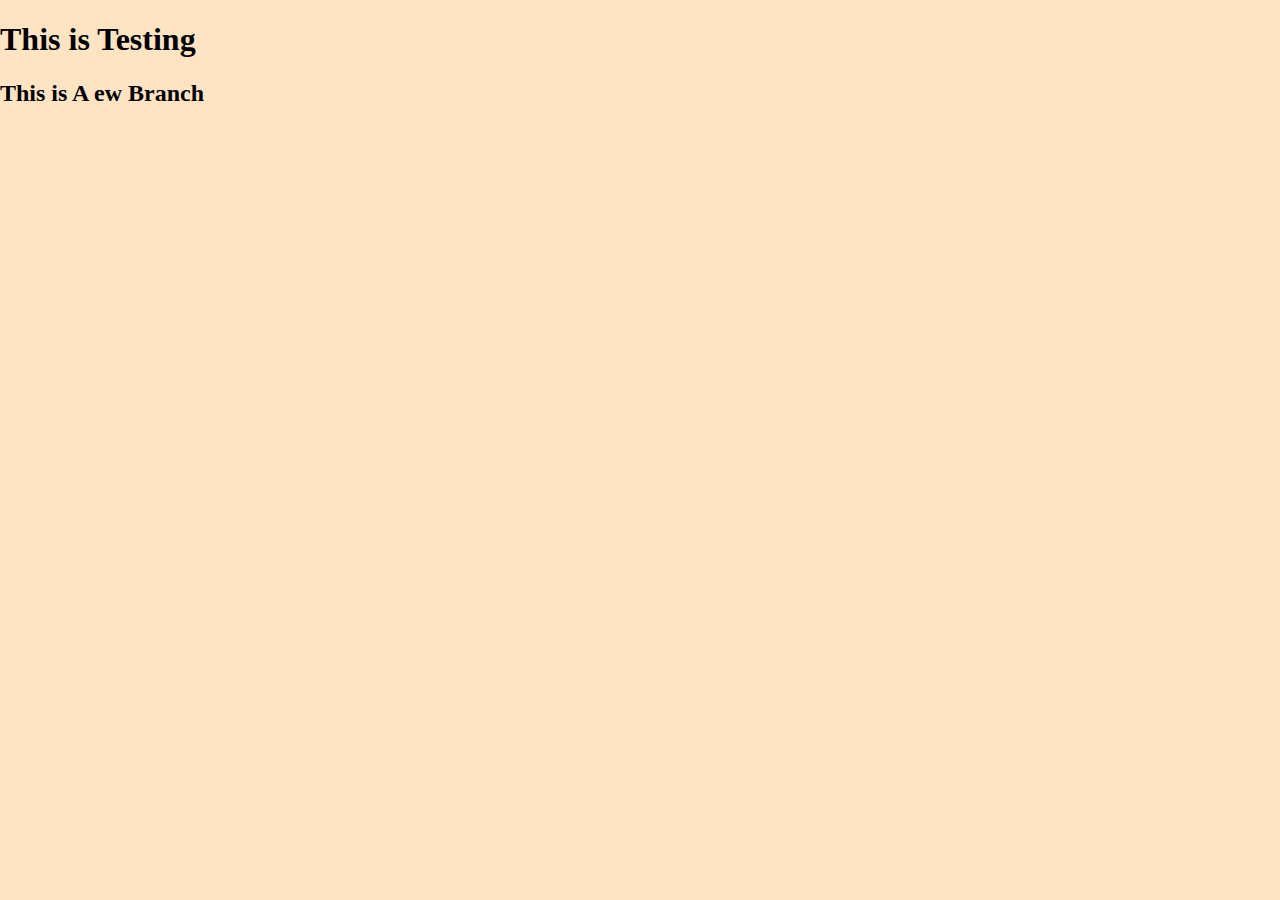
<file: Day1 (introduction)/index.html>
<!DOCTYPE html>
<html lang="en">
  <head>
    <meta charset="UTF-8" />
    <meta name="viewport" content="width=device-width, initial-scale=1.0" />
    <title>WEB-Introduction</title>
    <link rel="stylesheet" href="style.css" />
  </head>
  <body>
    <h1>This is Testing</h1>
    <h2>This is A ew Branch </h2>
  </body>
</html>
</file>
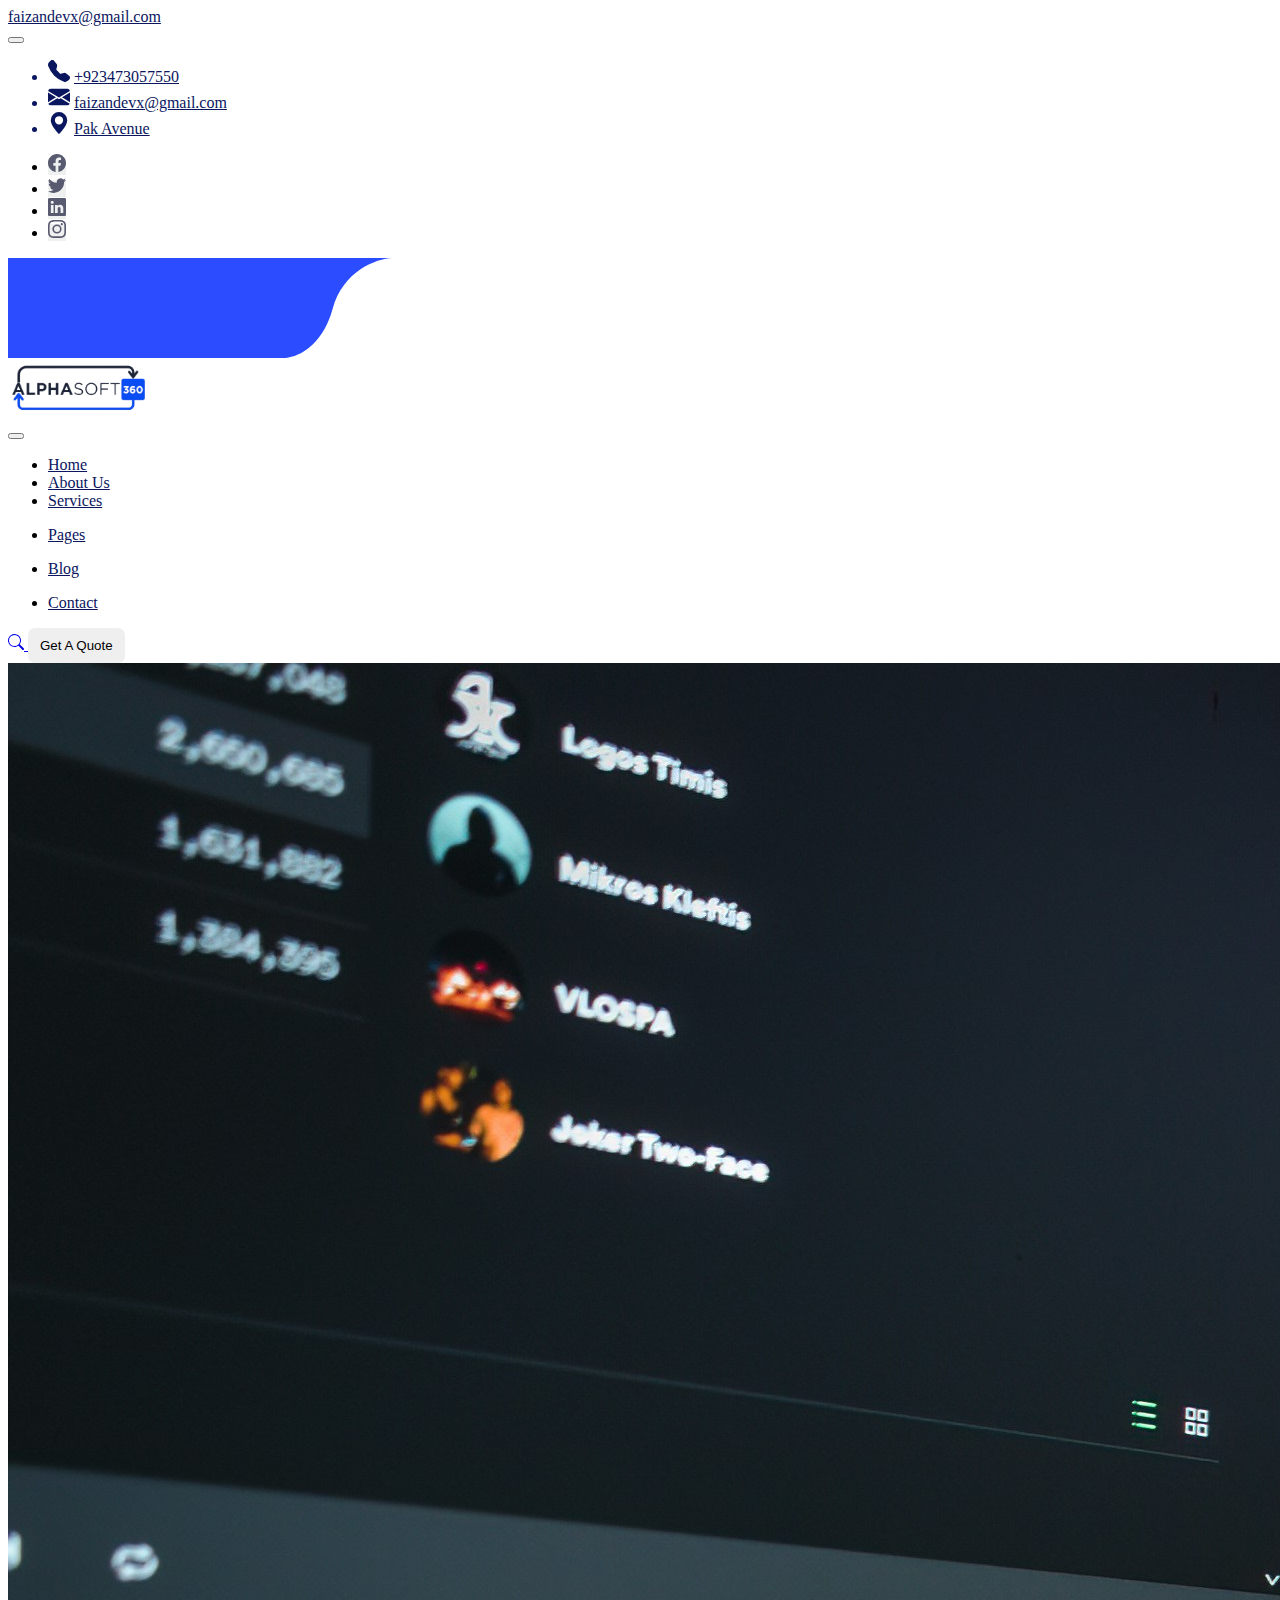
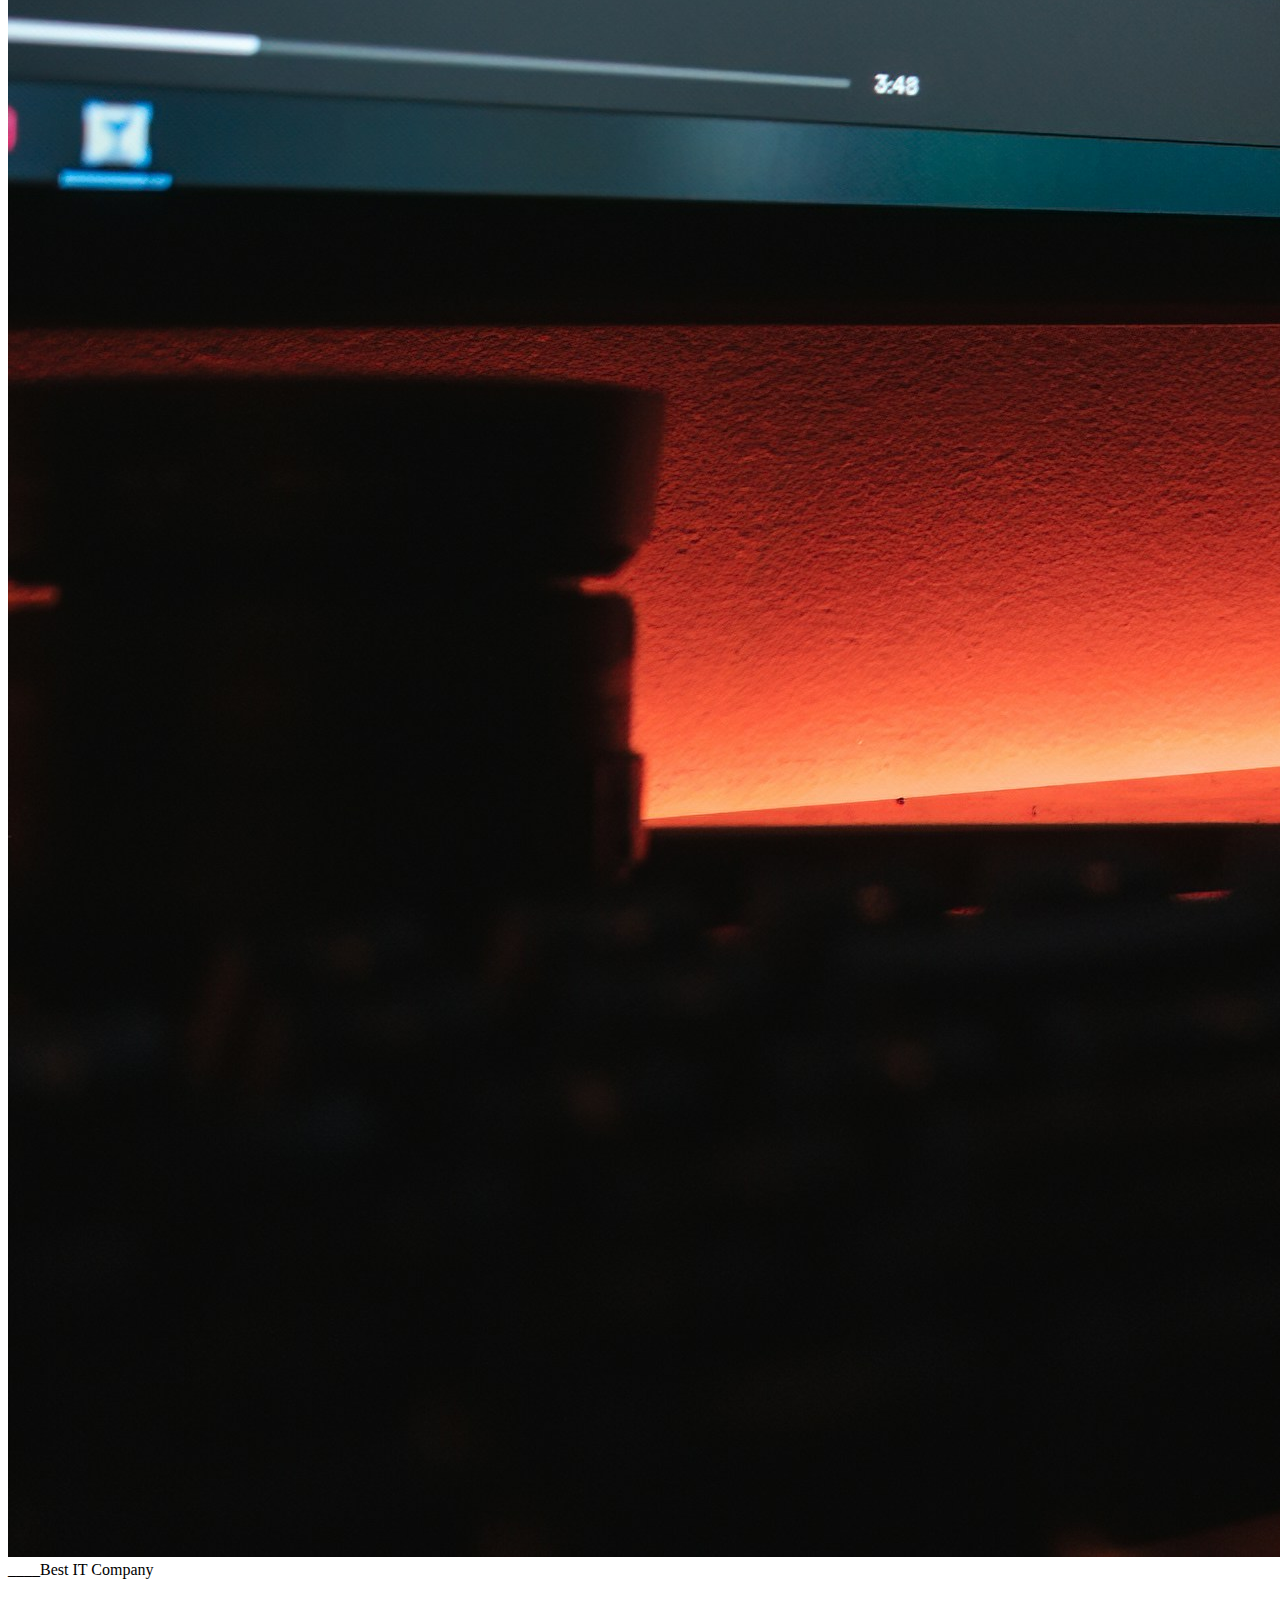
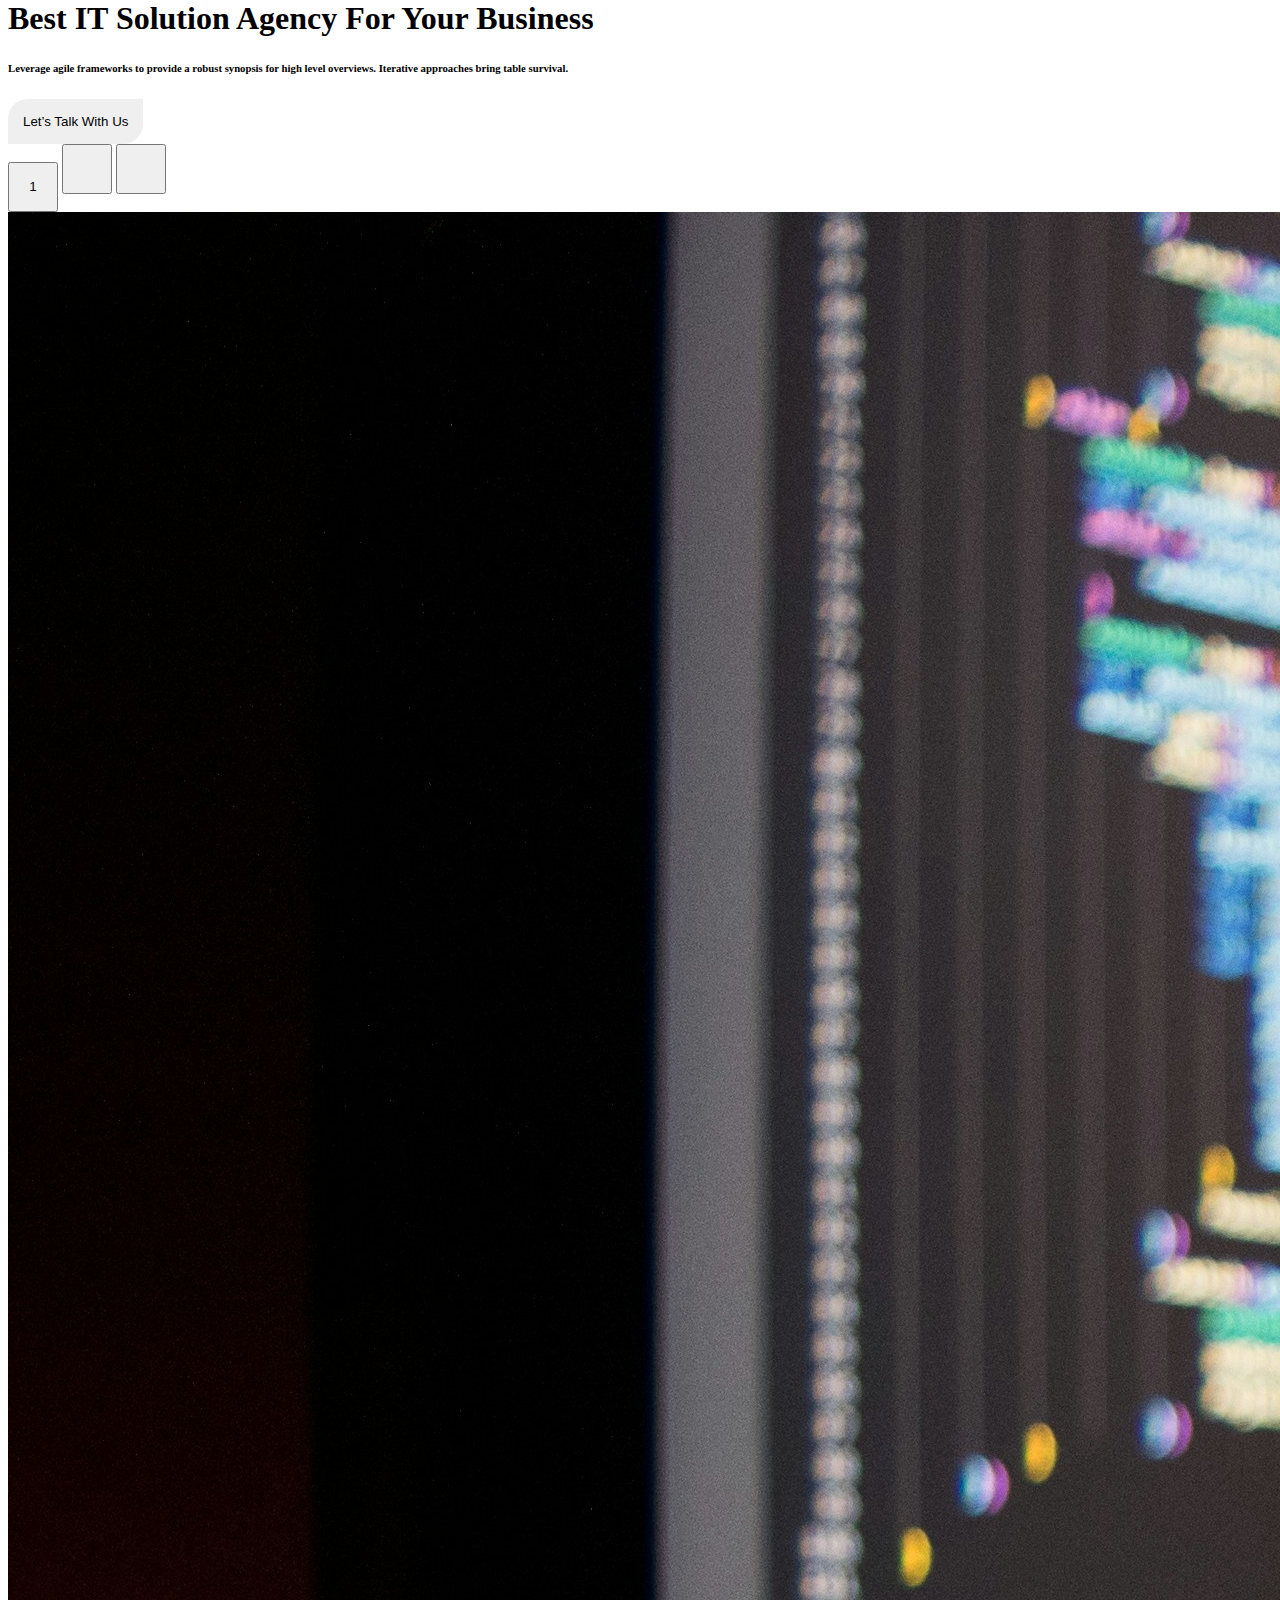
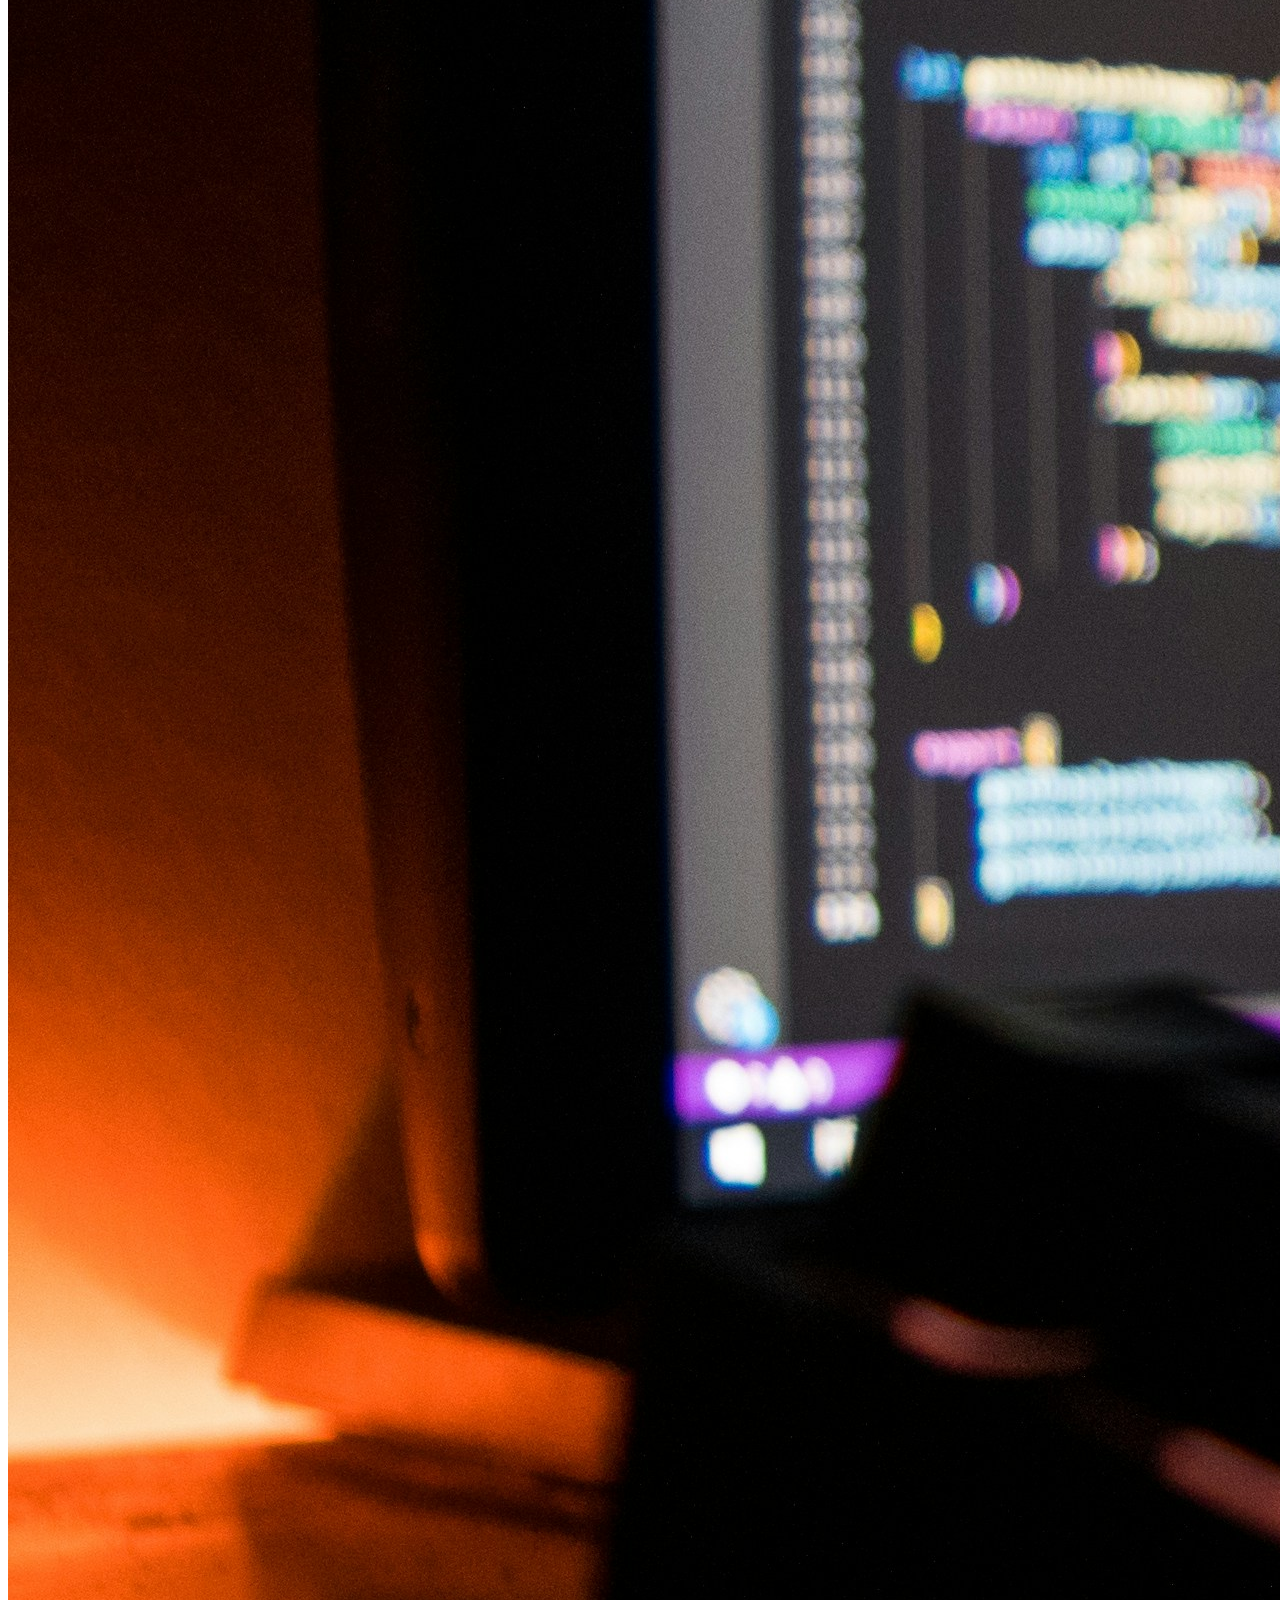
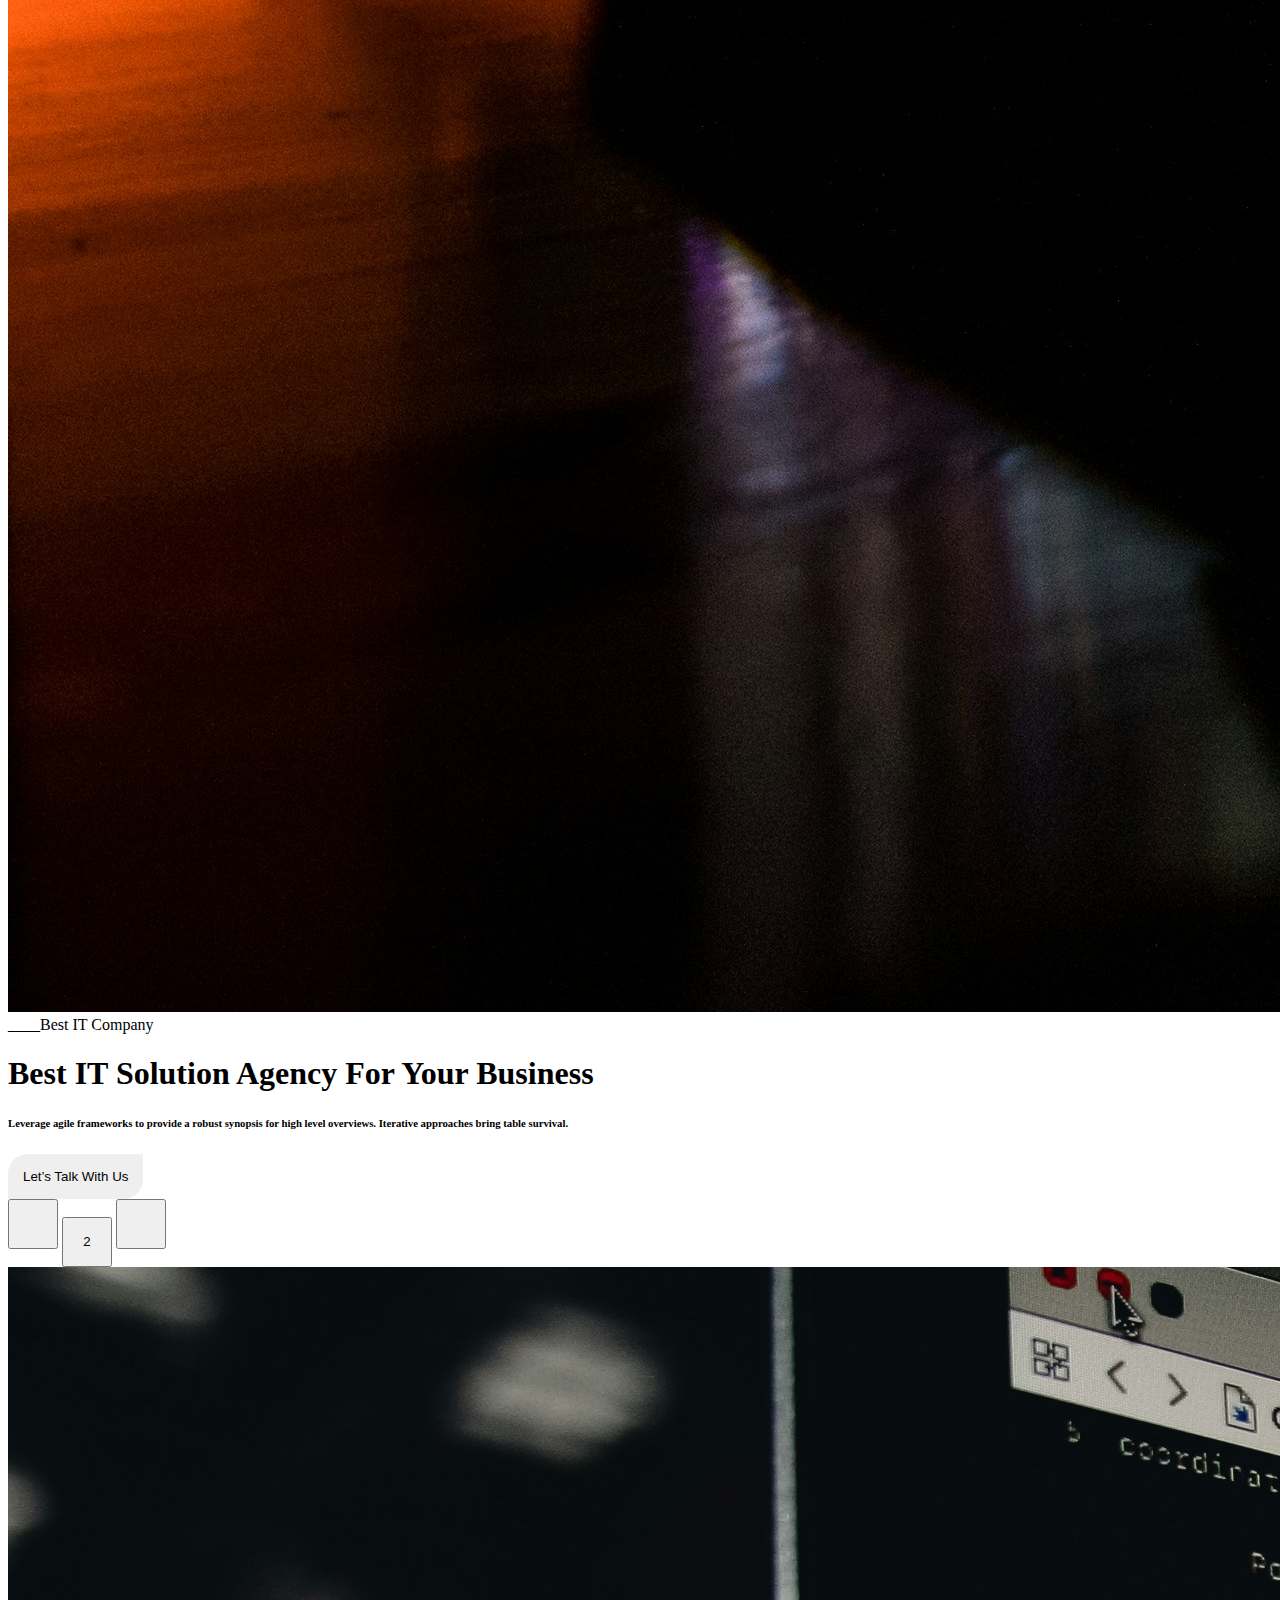
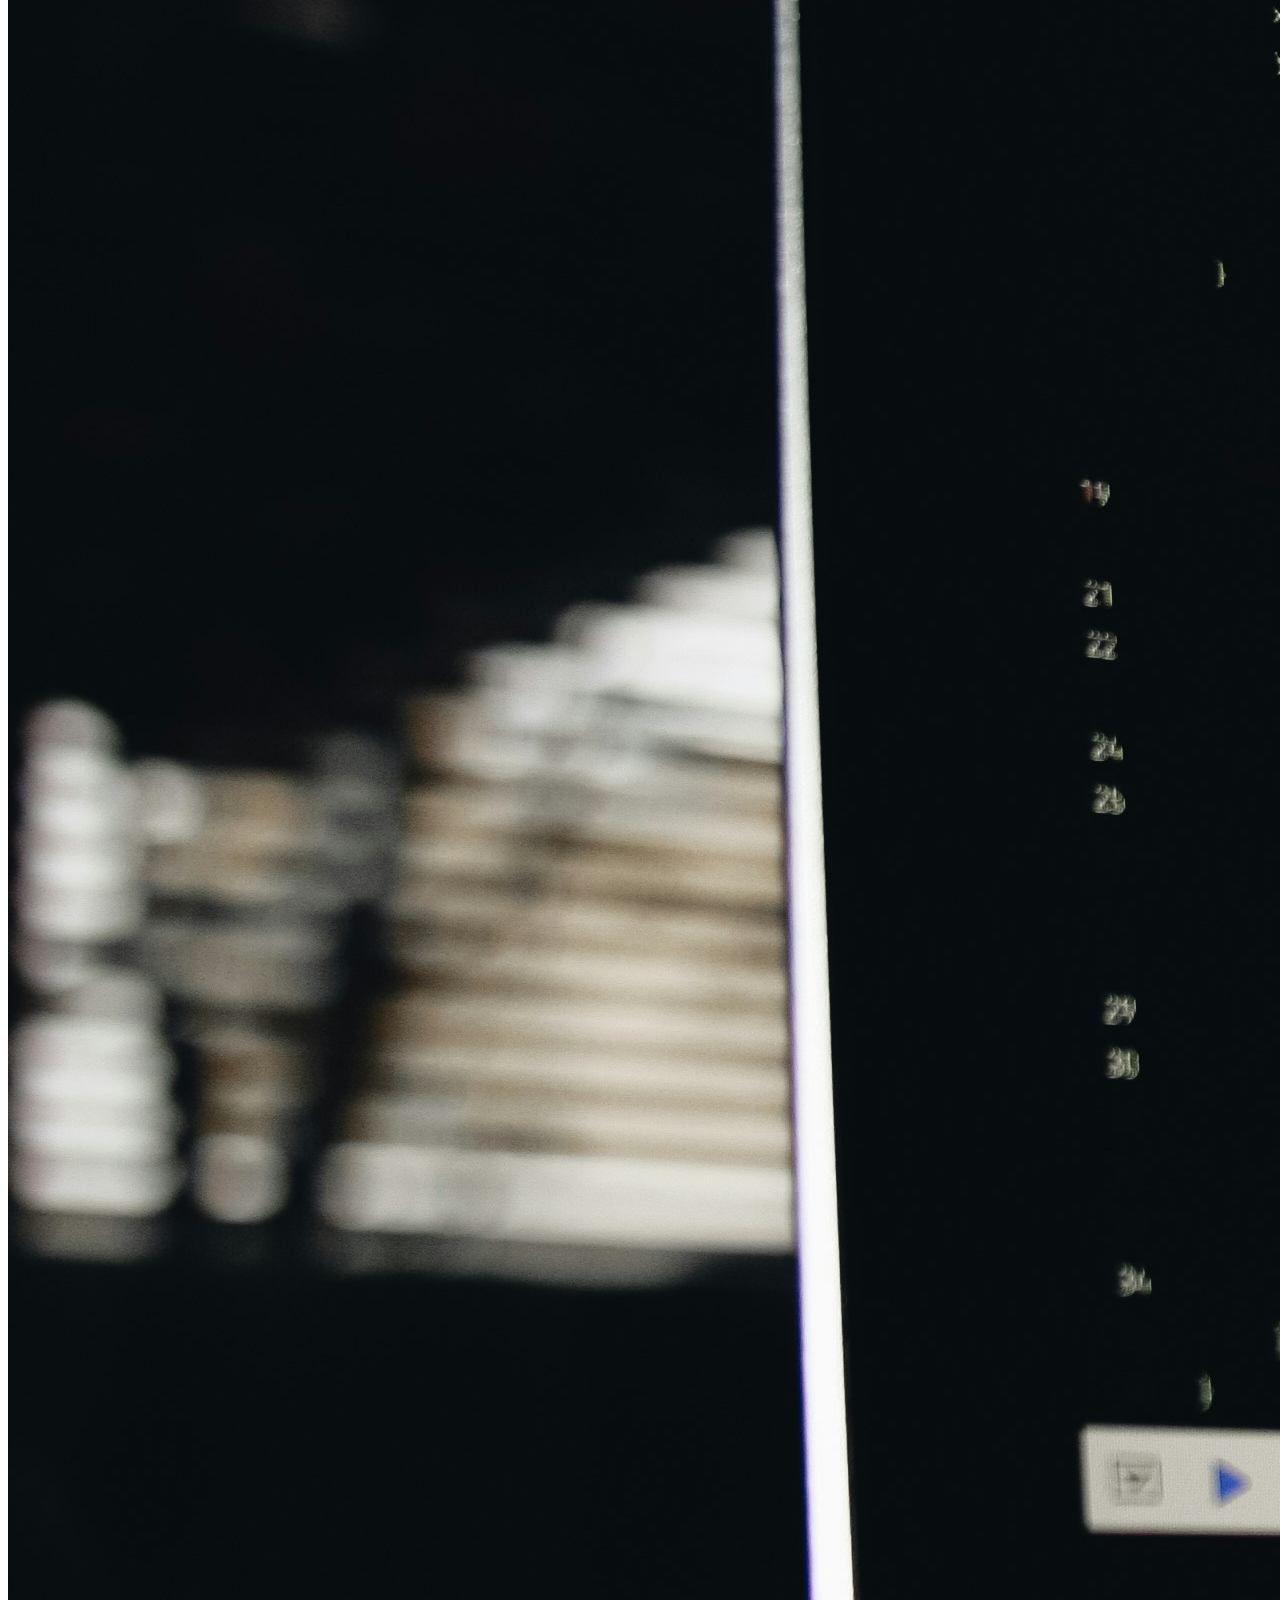
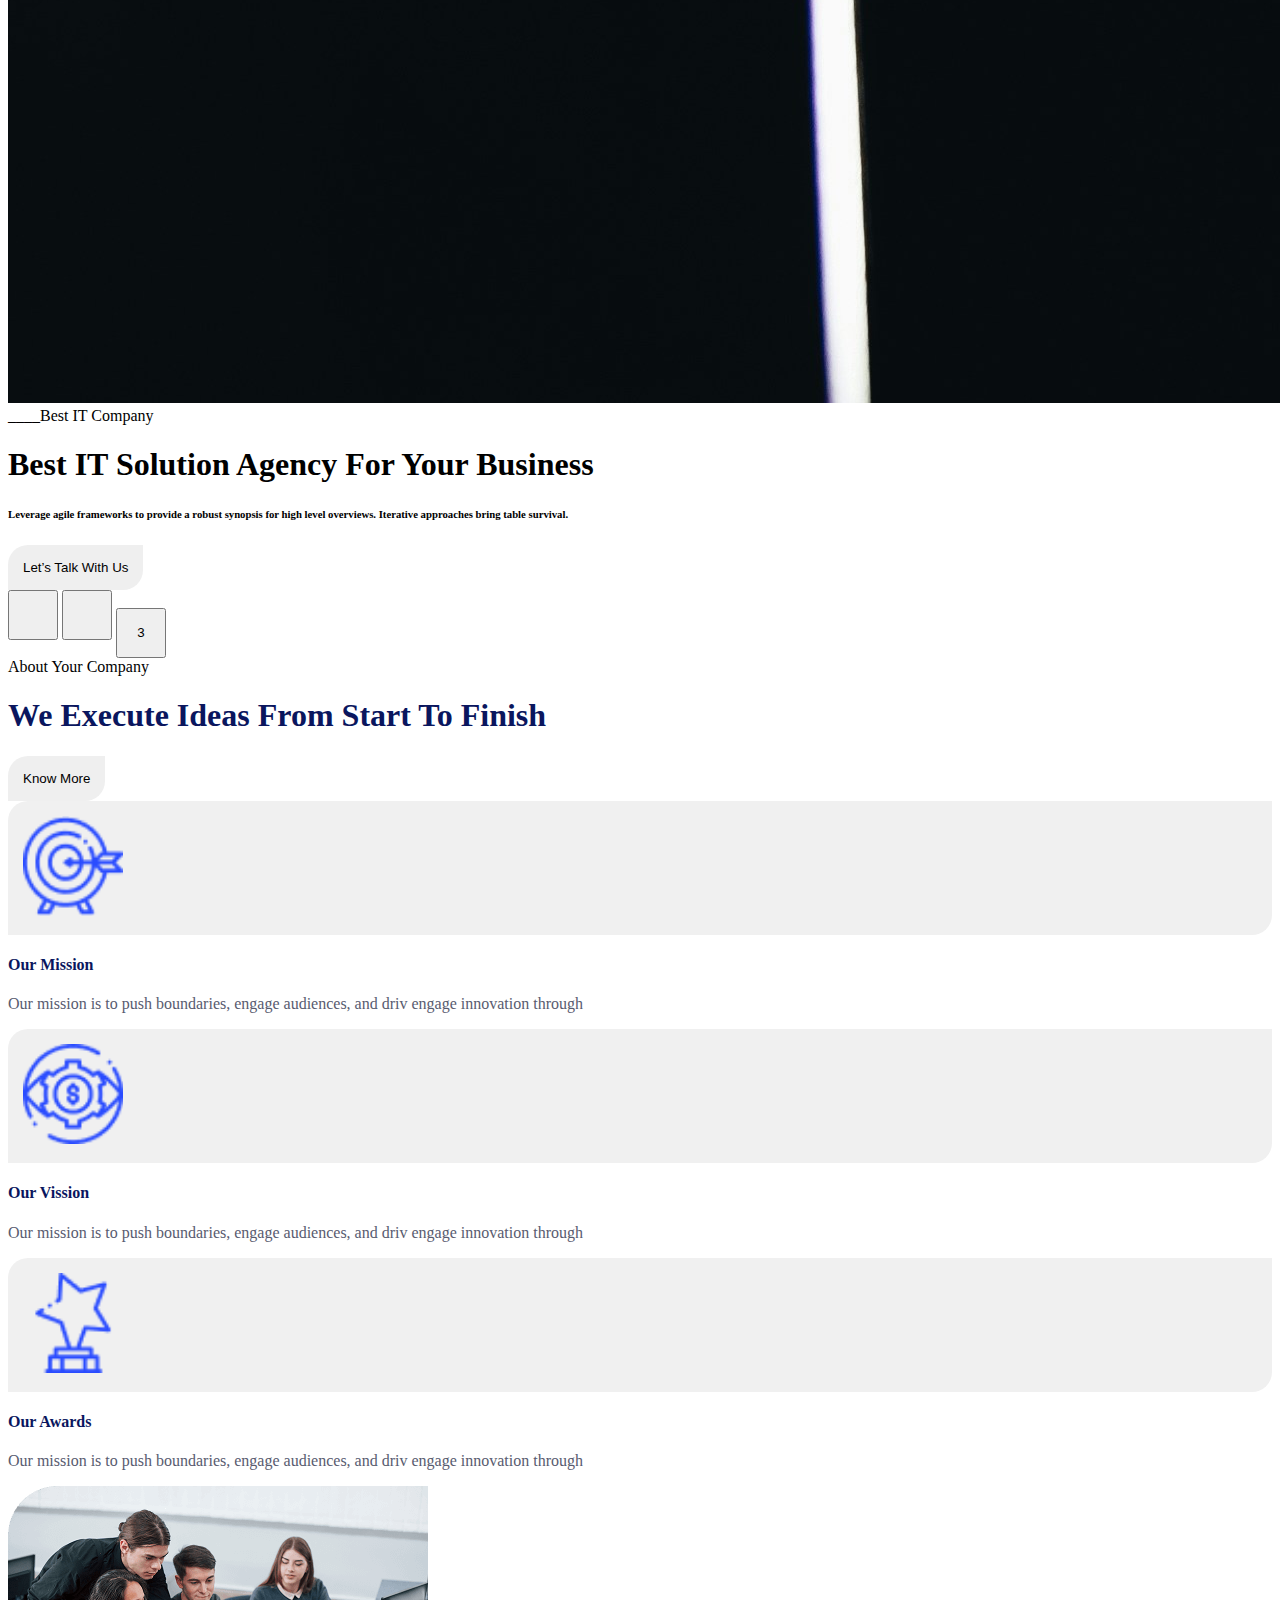
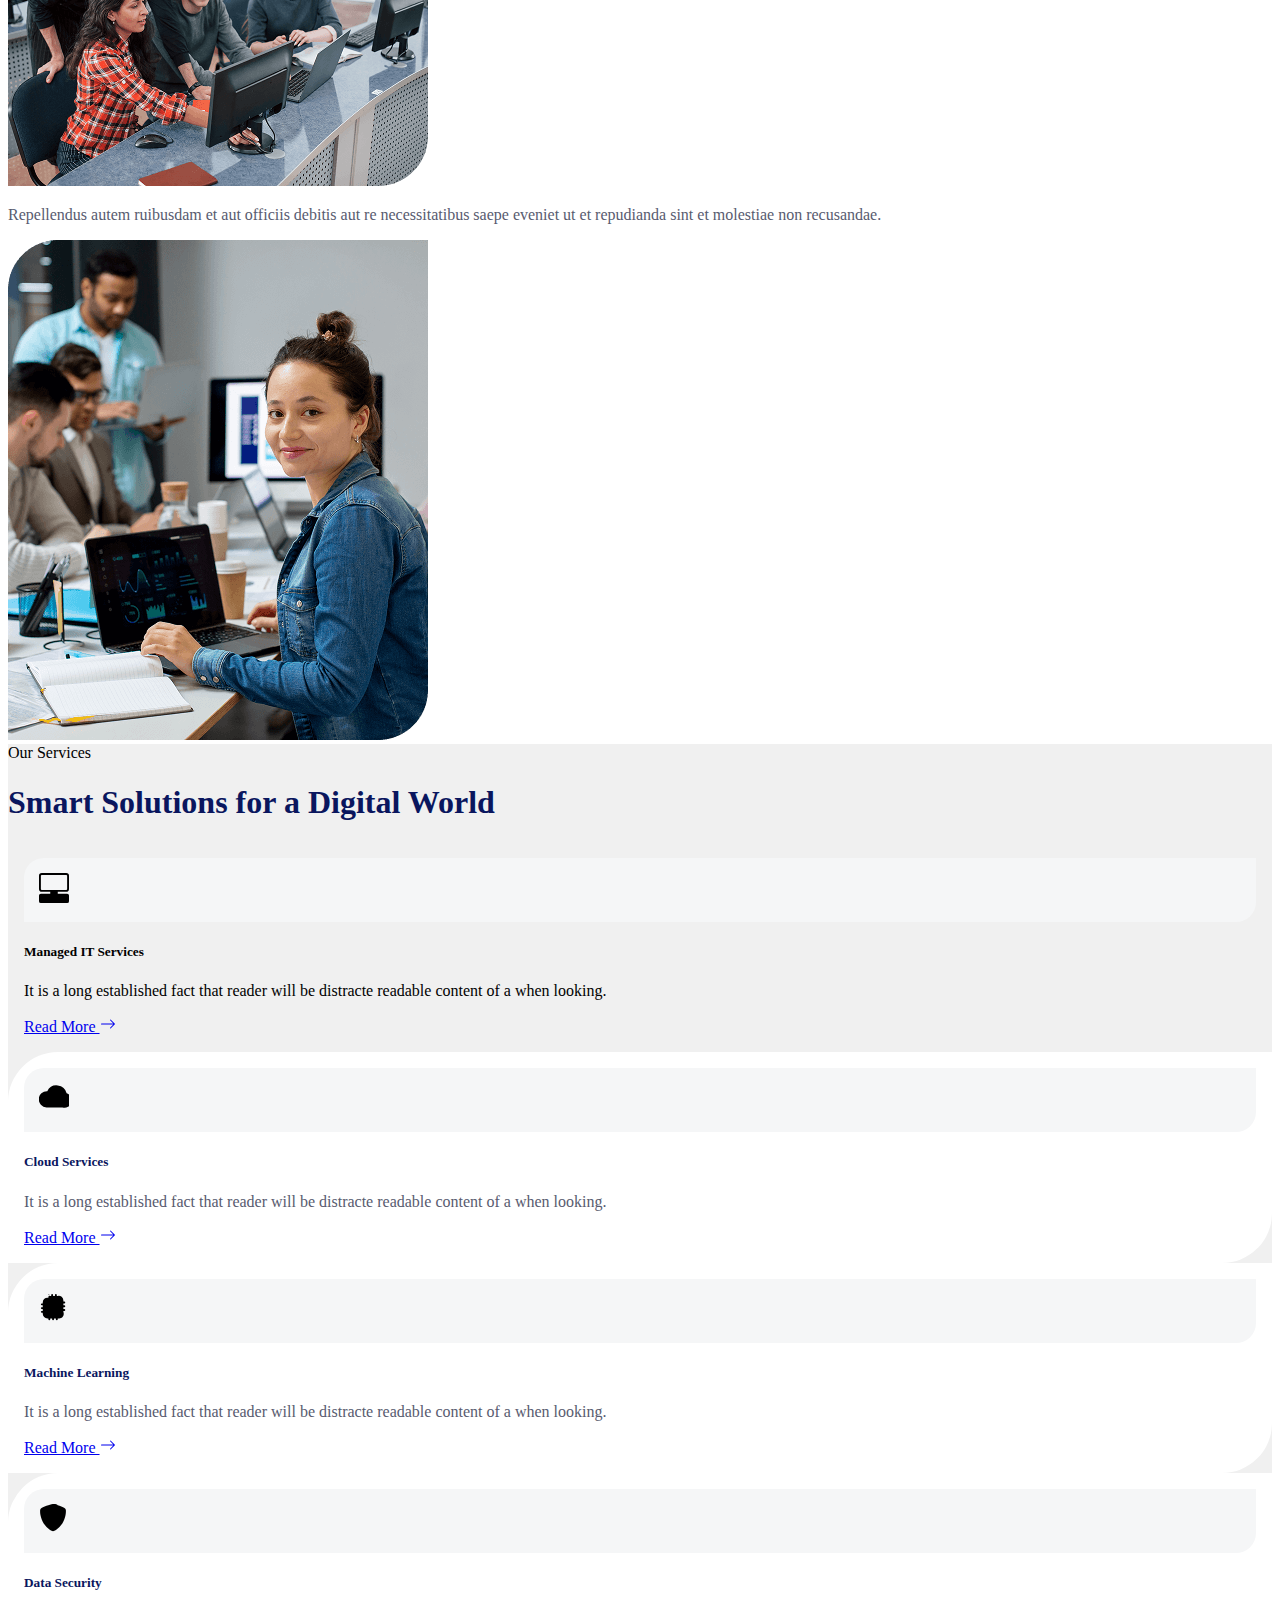
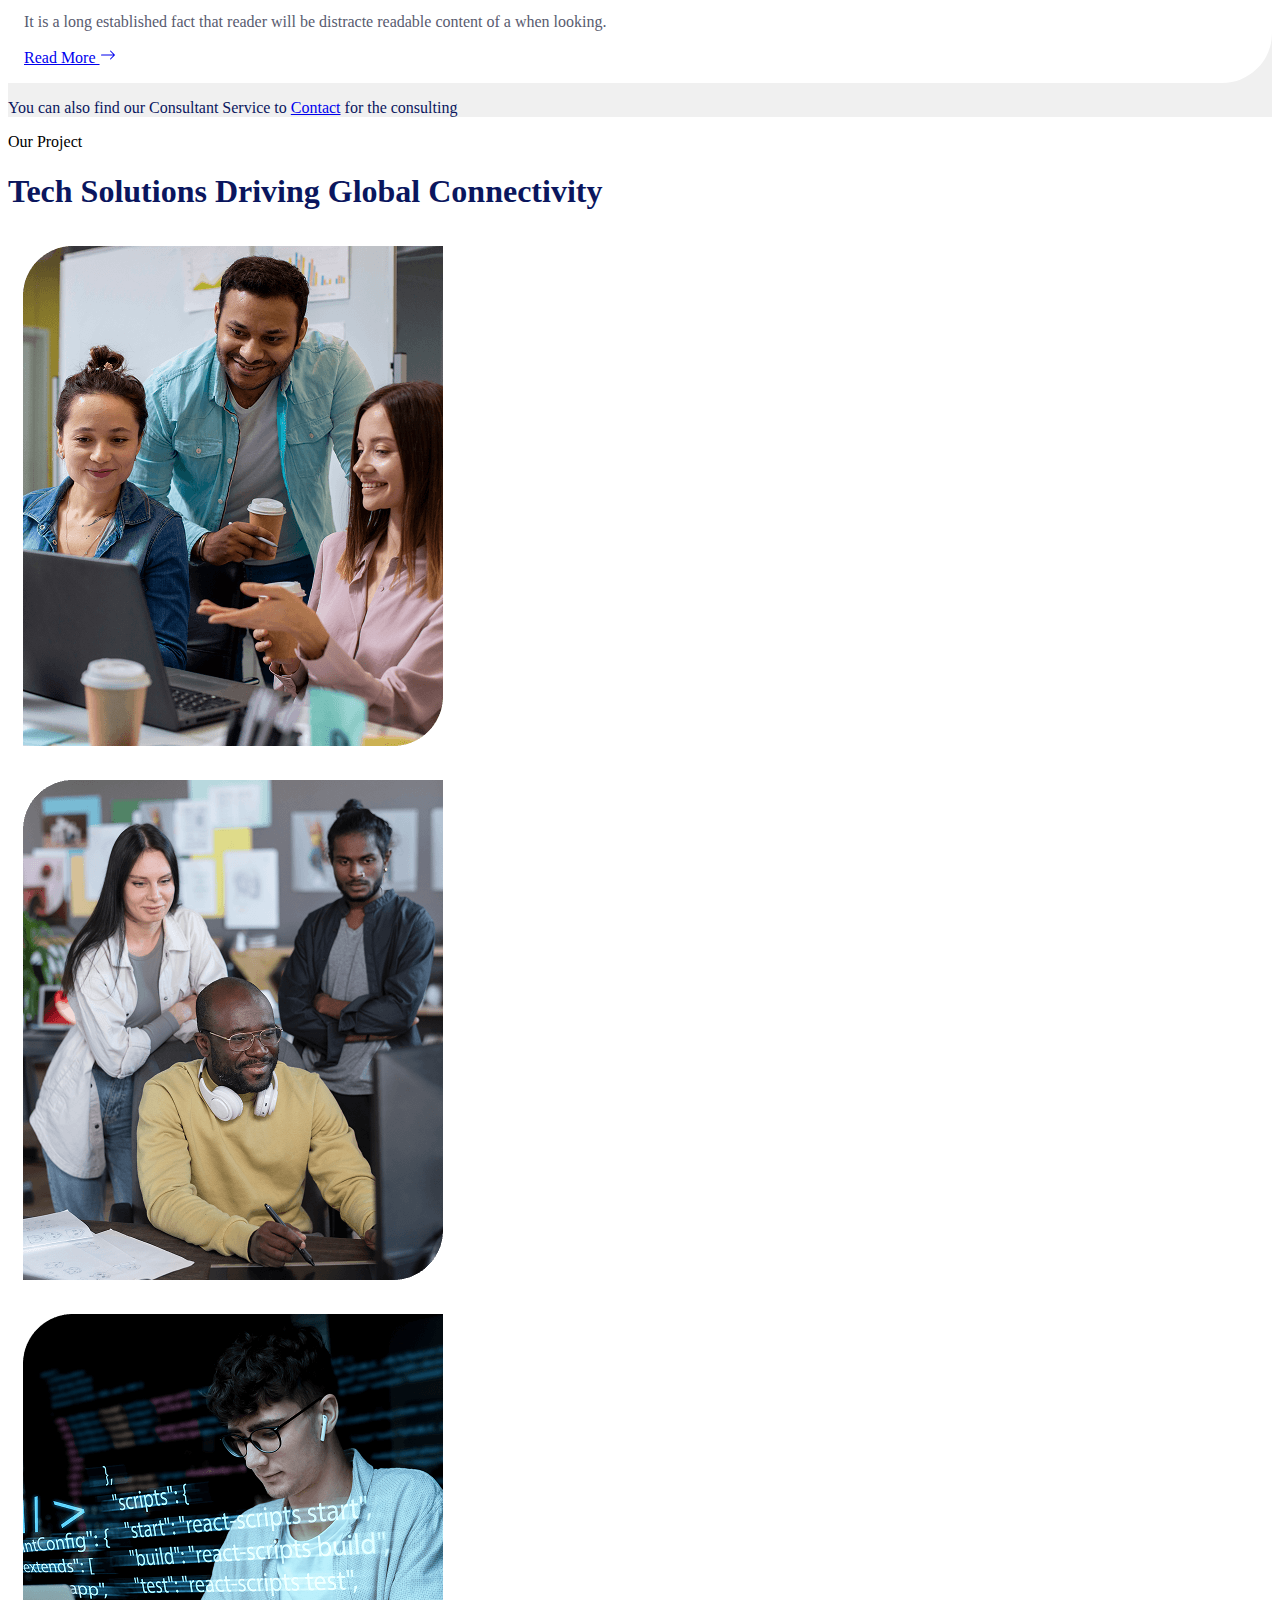
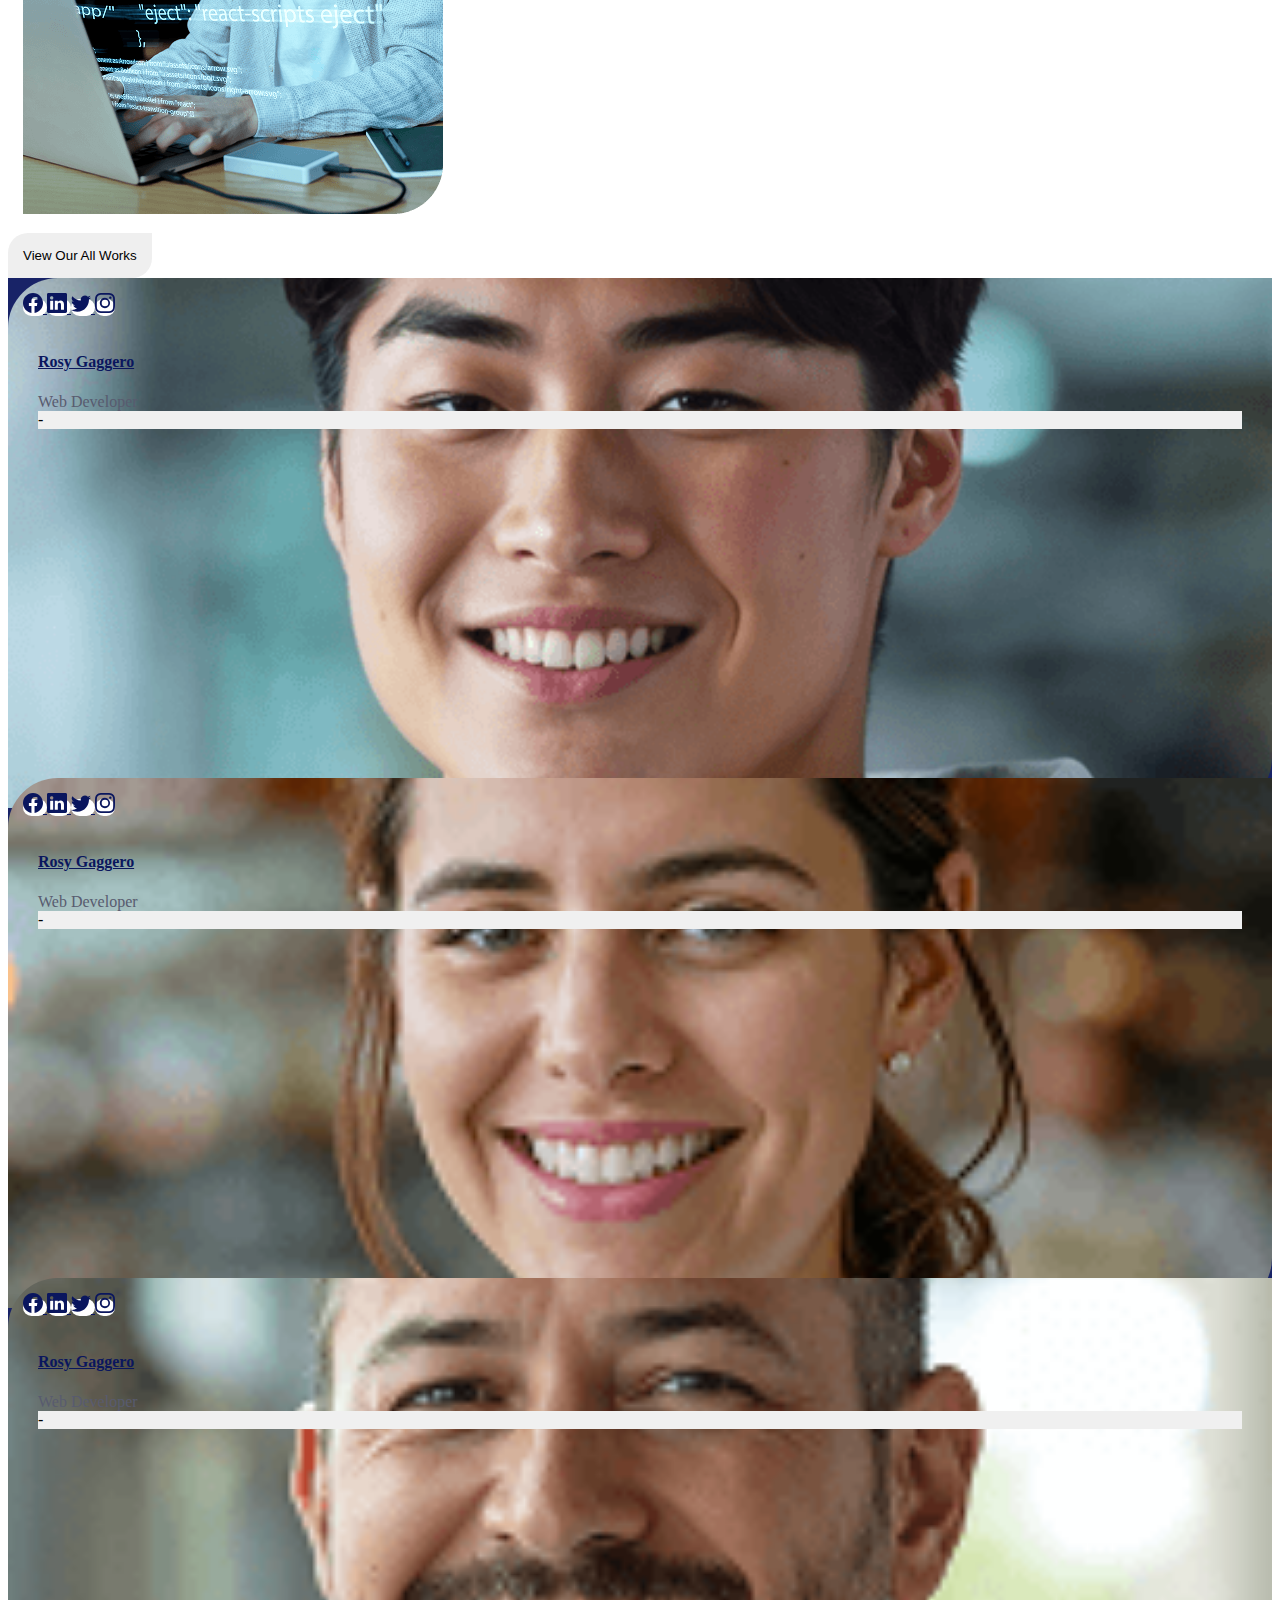
<file: Frontend/AlphaSoft360/index.html>
<!DOCTYPE html>
<html lang="en">

<head>
    <meta charset="UTF-8" />
    <meta name="viewport" content="width=device-width, initial-scale=1.0" />
    <link href="https://cdn.jsdelivr.net/npm/bootstrap@5.3.8/dist/css/bootstrap.min.css" rel="stylesheet"
        integrity="sha384-sRIl4kxILFvY47J16cr9ZwB07vP4J8+LH7qKQnuqkuIAvNWLzeN8tE5YBujZqJLB" crossorigin="anonymous" />
    <title>Navbar Example</title>
    <link rel="stylesheet" href="style.css">
</head>

<body class="m-auto">
    <header>
        <!-- <div class="container-fluid"> -->

        <!-- TOP NAVBAR (Contact + Social) -->
        <nav class="navbar navbar-expand-md navbar-light bg-light border-bottom py-2">
            <div class="container-fluid">
                <div class="d-flex d-md-none justify-content-center mb-2">
                    <a href="mailto:faizandevx@gmail.com" class="text-decoration-none fw-semibold"
                        style="color: #0a165e;">
                        faizandevx@gmail.com
                    </a>
                </div>
                <!-- Toggler for top navbar -->
                <button class="navbar-toggler" type="button" data-bs-toggle="collapse" data-bs-target="#topbarMenu"
                    aria-controls="topbarMenu" aria-expanded="false" aria-label="Toggle navigation">
                    <span class="navbar-toggler-icon"></span>
                </button>

                <!-- Left: Contact Info -->
                <div class="collapse navbar-collapse" id="topbarMenu">
                    <ul class="navbar-nav me-auto mb-2 mb-md-0">
                        <!-- Phone -->
                        <li class="nav-item d-flex align-items-center pe-5 border-end border-2 border-dark"
                            style="color: #0a165e;">
                            <svg xmlns="http://www.w3.org/2000/svg" width="22" height="22" fill="currentColor"
                                class="bi bi-telephone-fill me-1" viewBox="0 0 16 16">
                                <path fill-rule="evenodd"
                                    d="M1.885.511a1.745 1.745 0 0 1 2.61.163L6.29 2.98c.329.423.445.974.315 1.494l-.547 2.19a.68.68 0 0 0 .178.643l2.457 2.457a.68.68 0 0 0 .644.178l2.189-.547a1.75 1.75 0 0 1 1.494.315l2.306 1.794c.829.645.905 1.87.163 2.611l-1.034 1.034c-.74.74-1.846 1.065-2.877.702a18.6 18.6 0 0 1-7.01-4.42 18.6 18.6 0 0 1-4.42-7.009c-.362-1.03-.037-2.137.703-2.877z" />
                            </svg>
                            <a href="#" class="text-decoration-none bg-text-color"
                                style="color: #0a165e;">+923473057550</a>
                        </li>

                        <!-- Email -->
                        <li class="nav-item d-flex align-items-center px-5 border-end border-2 border-dark"
                            style="color: #0a165e;">
                            <svg xmlns="http://www.w3.org/2000/svg" width="22" height="22" fill="currentColor"
                                class="bi bi-envelope-fill me-1" viewBox="0 0 16 16">
                                <path
                                    d="M.05 3.555A2 2 0 0 1 2 2h12a2 2 0 0 1 1.95 1.555L8 8.414zM0 4.697v7.104l5.803-3.558zM6.761 8.83l-6.57 4.027A2 2 0 0 0 2 14h12a2 2 0 0 0 1.808-1.144l-6.57-4.027L8 9.586zm3.436-.586L16 11.801V4.697z" />
                            </svg>
                            <a href="mailto:faizandevx@gmail.com" class="text-decoration-none bg-text-color"
                                style="color: #0a165e;">
                                faizandevx@gmail.com
                            </a>
                        </li>

                        <!-- Address -->
                        <li class="nav-item d-flex align-items-center px-5" style="color: #0a165e;">
                            <svg xmlns="http://www.w3.org/2000/svg" width="22" height="22" fill="currentColor"
                                class="bi bi-geo-alt-fill me-1" viewBox="0 0 16 16">
                                <path
                                    d="M8 16s6-5.686 6-10A6 6 0 0 0 2 6c0 4.314 6 10 6 10m0-7a3 3 0 1 1 0-6 3 3 0 0 1 0 6" />
                            </svg>
                            <span class="">
                                <a href="#" class="text-decoration-none bg-text-color" style="color: #0a165e;">Pak
                                    Avenue</a></span>
                        </li>
                    </ul>
                </div>

                <!-- Right: Social Icons -->
                <ul class="navbar-nav flex-row gap-2">
                    <!-- Facebook -->
                    <li class="nav-item">
                        <a href="#"
                            class="text-color nav-link p-0 border rounded-circle d-flex align-items-center justify-content-center"
                            style="width:36px;height:36px;">
                            <svg xmlns="http://www.w3.org/2000/svg" width="18" height="18" fill="currentColor"
                                class="bi bi-facebook" viewBox="0 0 16 16">
                                <path d="M16 8.049c0-4.446-3.582-8.05-8-8.05C3.58 0-.002 
                                                    3.603-.002 8.05c0 4.017 2.926 7.347 
                                                    6.75 7.951v-5.625h-2.03V8.05H6.75V6.275c0-2.017 
                                                    1.195-3.131 3.022-3.131.876 0 1.791.157 
                                                    1.791.157v1.98h-1.009c-.993 0-1.303.621-1.303 
                                                    1.258v1.51h2.218l-.354 2.326H9.25V16c3.824-.604 
                                                    6.75-3.934 6.75-7.951" />
                            </svg>
                        </a>
                    </li>
                    <!-- Twitter -->
                    <li class="nav-item">
                        <a href="#"
                            class="text-color nav-link p-0 border rounded-circle d-flex align-items-center justify-content-center"
                            style="width:36px;height:36px;">
                            <svg xmlns="http://www.w3.org/2000/svg" width="18" height="18" fill="currentColor"
                                class="bi bi-twitter" viewBox="0 0 16 16">
                                <path d="M5.026 15c6.038 0 9.341-5.003 
                                                    9.341-9.334q.002-.211-.006-.422A6.7 6.7 0 
                                                    0 0 16 3.542a6.7 6.7 0 0 
                                                    1-1.889.518 3.3 3.3 0 0 
                                                    0 1.447-1.817 6.5 6.5 0 0 
                                                    1-2.087.793A3.286 3.286 0 0 
                                                    0 7.875 6.03a9.32 9.32 0 0 
                                                    1-6.767-3.429 3.29 3.29 0 0 
                                                    0 1.018 4.382A3.3 3.3 0 0 
                                                    1 .64 6.575v.045a3.29 3.29 0 0 
                                                    0 2.632 3.218 3.2 3.2 0 0 
                                                    1-.865.115 3 3 0 0 
                                                    1-.614-.057 3.28 3.28 0 0 
                                                    0 3.067 2.277A6.6 6.6 0 0 
                                                    1 .78 13.58a6 6 0 0 
                                                    1-.78-.045A9.34 9.34 0 0 0 5.026 15" />
                            </svg>
                        </a>
                    </li>
                    <!-- LinkedIn -->
                    <li class="nav-item">
                        <a href="#"
                            class="text-color nav-link p-0 border rounded-circle d-flex align-items-center justify-content-center"
                            style="width:36px;height:36px;">
                            <svg xmlns="http://www.w3.org/2000/svg" width="18" height="18" fill="currentColor"
                                class="bi bi-linkedin" viewBox="0 0 16 16">
                                <path d="M0 1.146C0 .513.526 0 1.175 0h13.65C15.474 
                                                    0 16 .513 16 1.146v13.708c0 .633-.526 
                                                    1.146-1.175 1.146H1.175C.526 16 0 
                                                    15.487 0 14.854zm4.943 
                                                    12.248V6.169H2.542v7.225zm-1.2-8.212c.837 
                                                    0 1.358-.554 1.358-1.248-.015-.709-.52-1.248-1.342-1.248S2.4 
                                                    3.226 2.4 3.934c0 .694.521 1.248 
                                                    1.327 1.248zm4.908 8.212V9.359c0-.216.016-.432.08-.586.173-.431.568-.878 
                                                    1.232-.878.869 0 1.216.662 1.216 
                                                    1.634v3.865h2.401V9.25c0-2.22-1.184-3.252-2.764-3.252-1.274 
                                                    0-1.845.7-2.165 1.193v.025h-.016l.016-.025V6.169h-2.4c.03.678 
                                                    0 7.225 0 7.225z" />
                            </svg>
                        </a>
                    </li>
                    <!-- Instagram -->
                    <li class="nav-item">
                        <a href="#"
                            class="text-color nav-link p-0 border rounded-circle d-flex align-items-center justify-content-center"
                            style="width:36px;height:36px;">
                            <svg xmlns="http://www.w3.org/2000/svg" width="18" height="18" fill="currentColor"
                                class="bi bi-instagram" viewBox="0 0 16 16">
                                <path d="M8 0C5.829 0 5.556.01 4.703.048 
                                                    3.85.088 3.269.222 2.76.42a3.9 3.9 
                                                    0 0 0-1.417.923A3.9 3.9 0 0 
                                                    0 .42 2.76C.222 3.268.087 3.85.048 
                                                    4.7.01 5.555 0 5.827 0 8.001c0 
                                                    2.172.01 2.444.048 3.297.04.852.174 
                                                    1.433.372 1.942.205.526.478.972.923 
                                                    1.417.444.445.89.719 1.416.923.51.198 
                                                    1.09.333 1.942.372C5.555 15.99 5.827 
                                                    16 8 16s2.444-.01 3.298-.048c.851-.04 
                                                    1.434-.174 1.943-.372a3.9 3.9 0 0 
                                                    0 1.416-.923c.445-.445.718-.891.923-1.417.197-.509.332-1.09.372-1.942C15.99 
                                                    10.445 16 10.173 16 8s-.01-2.445-.048-3.299c-.04-.851-.175-1.433-.372-1.941a3.9 
                                                    3.9 0 0 0-.923-1.417A3.9 3.9 0 0 
                                                    0 13.24.42c-.51-.198-1.092-.333-1.943-.372C10.443.01 
                                                    10.172 0 7.998 0zm-.717 1.442h.718c2.136 
                                                    0 2.389.007 3.232.046.78.035 1.204.166 
                                                    1.486.275.373.145.64.319.92.599s.453.546.598.92c.11.281.24.705.275 
                                                    1.485.039.843.047 1.096.047 3.231s-.008 
                                                    2.389-.047 3.232c-.035.78-.166 1.203-.275 
                                                    1.485a2.5 2.5 0 0 1-.599.919c-.28.28-.546.453-.92.598-.28.11-.704.24-1.485.276-.843.038-1.096.047-3.232.047s-2.39-.009-3.233-.047c-.78-.036-1.203-.166-1.485-.276a2.5 2.5 
                                                    0 0 1-.92-.598 2.5 2.5 0 0 1-.6-.92c-.109-.281-.24-.705-.275-1.485-.038-.843-.046-1.096-.046-3.233s.008-2.388.046-3.231c.036-.78.166-1.204.276-1.486.145-.373.319-.64.599-.92s.546-.453.92-.598c.282-.11.705-.24 
                                                    1.485-.276.738-.034 1.024-.044 2.515-.045zm4.988 
                                                    1.328a.96.96 0 1 0 0 1.92.96.96 
                                                    0 0 0 0-1.92m-4.27 1.122a4.109 
                                                    4.109 0 1 0 0 8.217 4.109 4.109 
                                                    0 0 0 0-8.217m0 1.441a2.667 2.667 
                                                    0 1 1 0 5.334 2.667 2.667 0 0 1 0-5.334" />
                            </svg>
                        </a>
                    </li>
                </ul>
            </div>
        </nav>

        <!-- MAIN NAVBAR -->
        <nav class="navbar navbar-expand-lg navbar-light bg-white p-0 pe-3">
            <div class="container-fluid p-0">
                <!-- Brand -->
                <div class="svg-wrapper position-relative">
                    <svg viewBox="0 0 384 100" xmlns="http://www.w3.org/2000/svg" preserveAspectRatio="xMidYMid meet">
                        <path
                            d="M324.5 51.2295C313.7 90.2459 287.333 100 275.5 100H0V0H384C368.667 0.819672 335.3 12.2131 324.5 51.2295Z"
                            fill="#2B4DFF" />
                    </svg>
                    <img src="alpha-removebg-preview.png" alt="Logo"
                        class="position-absolute top-50 start-50 translate-middle">
                </div>

                <!-- Toggler -->
                <button class="navbar-toggler" type="button" data-bs-toggle="collapse" data-bs-target="#mainMenu"
                    aria-controls="mainMenu" aria-expanded="false" aria-label="Toggle navigation">
                    <span class="navbar-toggler-icon"></span>
                </button>

                <!-- Links -->
                <div class="collapse navbar-collapse" id="mainMenu">
                    <ul class="navbar-nav me-auto mb-2 mb-lg-0 gap-4 fw-medium fs-6">
                        <li class="nav-item"><a class="nav-link" style="color: #0a165e;" href="./index.html">Home</a>
                        </li>
                        <li class="nav-item"><a class="nav-link" style="color: #0a165e;" href="./about.html">About
                                Us</a>
                        </li>

                        <!-- Services Dropdown -->
                        <li class="nav-item dropdown">
                            <a class="nav-link dropdown-toggle" style="color: #0a165e;" href="#" id="servicesDropdown"
                                role="button" data-bs-toggle="dropdown" aria-expanded="false">
                                Services
                            </a>
                            <ul class="dropdown-menu custom-dropdown rounded-0 border-0 mt-3"
                                aria-labelledby="servicesDropdown" style="color: #0a165e;">
                                <li><a class="dropdown-item custom-item" href="./services.html">Service</a></li>
                                <li><a class="dropdown-item custom-item" href="./services-details.html">Service
                                        Details</a></li>
                            </ul>
                        </li>

                        <!-- Pages Dropdown -->
                        <li class="nav-item dropdown">
                            <a class="nav-link dropdown-toggle" style="color: #0a165e;" href="#" id="pagesDropdown"
                                role="button" data-bs-toggle="dropdown" aria-expanded="false">
                                Pages
                            </a>
                            <ul class="dropdown-menu dropdown-menu custom-dropdown rounded-0 border-0 mt-3"
                                aria-labelledby="pagesDropdown" style="color: #0a165e;">
                                <li><a class="dropdown-item custom-item" href="./team.html">Team</a></li>
                                <li><a class="dropdown-item custom-item" href="./team-details.html">Team Details</a>
                                </li>
                                <li><a class="dropdown-item custom-item" href="./pricing.html">Price</a></li>
                                    <li><a class="dropdown-item custom-item" href="./project.html">Project</a></li>
                                <li><a class="dropdown-item custom-item" href="./project-details.html">Project Details</a></li>
                                <li><a class="dropdown-item custom-item" href="./faq’s.html">FAQ</a></li>
                            </ul>
                        </li>

                        <!-- Blog Dropdown -->
                        <li class="nav-item dropdown">
                            <a class="nav-link dropdown-toggle" style="color: #0a165e;" href="#" id="blogDropdown"
                                role="button" data-bs-toggle="dropdown" aria-expanded="false">
                                Blog
                            </a>
                            <ul class="dropdown-menu dropdown-menu custom-dropdown rounded-0 border-0 mt-3"
                                aria-labelledby="blogDropdown" style="color: #0a165e;">
                                <li><a class="dropdown-item custom-item" href="#">Blog Grid</a></li>
                                <li><a class="dropdown-item custom-item" href="#">Blog List</a></li>
                                <li><a class="dropdown-item custom-item" href="#">Blog Details</a></li>
                                <li><a class="dropdown-item custom-item" href="#">Project</a></li>
                            </ul>
                        </li>

                        <li class="nav-item"><a class="nav-link" style="color: #0a165e;"
                                href="./contact.html">Contact</a></li>
                    </ul>

                    <!-- Right Side Buttons -->
                    <div class="d-flex align-items-center">
                        <!-- Search -->
                        <a href="#"
                            class="btn btn-light border rounded-circle d-flex align-items-center justify-content-center me-3"
                            style="width:40px;height:40px;">
                            <svg xmlns="http://www.w3.org/2000/svg" width="16" height="16" fill="currentColor"
                                class="bi bi-search" viewBox="0 0 16 16">
                                <path d="M11.742 10.344a6.5 6.5 0 1 0-1.397 1.398h-.001
                                            q.044.06.098.115l3.85 3.85a1 1 0 0 0
                                            1.415-1.414l-3.85-3.85a1 1 0 0
                                            0-.115-.1zM12 6.5a5.5 5.5 0 1
                                            1-11 0 5.5 5.5 0 0 1 11 0" />
                            </svg>
                        </a>
                        <!-- CTA -->
                        <button class="Container fw-semibold fs-6 bg-primary text-light border-0 hover-center-slide">
                            <span>Get A Quote</span>
                        </button>
                    </div>
                </div>
            </div>
        </nav>

        <section>
            <div id="carouselExampleCaptions" class="carousel slide carousel-fade" data-bs-ride="carousel"
                data-bs-interval="2000">
                <div class="carousel-inner">

                    <!-- Slide 1 -->
                    <div class="carousel-item active">
                        <div class="ratio ratio-21x9">
                            <img src="./crousel1.jpg" class="d-block w-100 img-fluid" alt="...">
                        </div>
                        <div class="carousel-caption d-flex h-100 align-items-center pt-5 pt-md-0">
                            <div class="row w-100">
                                <div class="col-12 col-md-9 text-start">
                                    <span class="lead fw-medium">____Best IT Company</span>
                                    <h1 class="h1 display-4 fw-bold">
                                        Best IT Solution Agency For Your Business
                                    </h1>
                                    <h6 class="lead h6 fw-normal mb-3 mb-md-4">
                                        Leverage agile frameworks to provide a robust synopsis for high
                                        level overviews. Iterative approaches bring table survival.
                                    </h6>
                                    <button
                                        class="Button fw-semibold fs-5 bg-primary text-light border-0 hover-center-slide">
                                        <span>Let’s Talk With Us</span>
                                    </button>
                                </div>

                                <!-- Navigation Buttons -->
                                <div class="col-12 col-md-3 text-md-end mt-3 mt-md-0">
                                    <div
                                        class="d-flex flex-md-column justify-content-center align-items-center align-items-md-end gap-3">
                                        <button type="button" data-bs-target="#carouselExampleCaptions"
                                            data-bs-slide-to="0" class="btn btn-primary rounded-circle p-0 active"
                                            style="width:50px;height:50px;">1</button>
                                        <button type="button" data-bs-target="#carouselExampleCaptions"
                                            data-bs-slide-to="1" class="btn btn-dark rounded-circle p-0"
                                            style="width:50px;height:50px;"></button>
                                        <button type="button" data-bs-target="#carouselExampleCaptions"
                                            data-bs-slide-to="2" class="btn btn-dark rounded-circle p-0"
                                            style="width:50px;height:50px;"></button>
                                    </div>
                                </div>
                            </div>
                        </div>
                    </div>

                    <!-- Slide 2 -->
                    <div class="carousel-item">
                        <div class="ratio ratio-21x9">
                            <img src="./crousel2.jpg" class="d-block w-100 img-fluid" alt="...">
                        </div>
                        <div class="carousel-caption d-flex h-100 align-items-center pt-5 pt-md-0">
                            <div class="row w-100">
                                <div class="col-12 col-md-9 text-start">
                                    <span class="lead fw-medium">____Best IT Company</span>
                                    <h1 class="h1 display-4 fw-bold">
                                        Best IT Solution Agency For Your Business
                                    </h1>
                                    <h6 class="lead h6 fw-normal mb-3 mb-md-4">
                                        Leverage agile frameworks to provide a robust synopsis for high
                                        level overviews. Iterative approaches bring table survival.
                                    </h6>
                                    <button
                                        class="Button fw-semibold fs-5 bg-primary text-light border-0 hover-center-slide">
                                        <span>Let’s Talk With Us</span>
                                    </button>
                                </div>
                                <div class="col-12 col-md-3 text-md-end mt-3 mt-md-0">
                                    <div
                                        class="d-flex flex-md-column justify-content-center align-items-center align-items-md-end gap-3">
                                        <button type="button" data-bs-target="#carouselExampleCaptions"
                                            data-bs-slide-to="0" class="btn btn-dark rounded-circle p-0"
                                            style="width:50px;height:50px;"></button>
                                        <button type="button" data-bs-target="#carouselExampleCaptions"
                                            data-bs-slide-to="1" class="btn btn-primary rounded-circle p-0 active"
                                            style="width:50px;height:50px;">2</button>
                                        <button type="button" data-bs-target="#carouselExampleCaptions"
                                            data-bs-slide-to="2" class="btn btn-dark rounded-circle p-0"
                                            style="width:50px;height:50px;"></button>
                                    </div>
                                </div>
                            </div>
                        </div>
                    </div>

                    <!-- Slide 3 -->
                    <div class="carousel-item">
                        <div class="ratio ratio-21x9">
                            <img src="./crousel3.jpg" class="d-block w-100 img-fluid" alt="...">
                        </div>
                        <div class="carousel-caption d-flex h-100 align-items-center pt-5 pt-md-0">
                            <div class="row w-100">
                                <div class="col-12 col-md-9 text-start">
                                    <span class="lead fw-medium">____Best IT Company</span>
                                    <h1 class="h1 display-4 fw-bold">
                                        Best IT Solution Agency For Your Business
                                    </h1>
                                    <h6 class="lead h6 fw-normal mb-3 mb-md-4">
                                        Leverage agile frameworks to provide a robust synopsis for high
                                        level overviews. Iterative approaches bring table survival.
                                    </h6>
                                    <button
                                        class="Button fw-semibold fs-5 bg-primary text-light border-0 hover-center-slide">
                                        <span>Let’s Talk With Us</span>
                                    </button>
                                </div>
                                <div class="col-12 col-md-3 text-md-end mt-3 mt-md-0">
                                    <div
                                        class="d-flex flex-md-column justify-content-center align-items-center align-items-lg-end gap-3">
                                        <button type="button" data-bs-target="#carouselExampleCaptions"
                                            data-bs-slide-to="0" class="btn btn-dark rounded-circle p-0"
                                            style="width:50px;height:50px;"></button>
                                        <button type="button" data-bs-target="#carouselExampleCaptions"
                                            data-bs-slide-to="1" class="btn btn-dark rounded-circle p-0"
                                            style="width:50px;height:50px;"></button>
                                        <button type="button" data-bs-target="#carouselExampleCaptions"
                                            data-bs-slide-to="2" class="btn btn-primary rounded-circle p-0 active"
                                            style="width:50px;height:50px;">3</button>
                                    </div>
                                </div>
                            </div>
                        </div>
                    </div>

                </div>
            </div>
        </section>

    </header>

    <main class="">
        <!-- Company About Section -->
        <section>
            <div class="p-5">
                <div class="row g-5 py-5">
                    <div class=" d-flex justify-content-between">
                        <div class="col-12 col-lg-8">
                            <span class="text-primary fs-5">About Your Company</span>
                            <h1 class=" display-5 fw-bolder w-50" style="color: #0a165e;">We Execute Ideas From Start
                                To Finish</h1>
                        </div>
                        <div class="col-12 col-lg-2 mt-5">
                            <button
                                class="text-decoration-none Button fw-semibold fs-5 border border-primary text-primary px-4 py-3 hover-center-slide">
                                <span>Know More</span>
                            </button>
                        </div>
                    </div>
                </div>

                <div class="row py-5">
                    <div class="col-12 col-md-6 col-lg-4">
                        <div class="d-flex align-items-start my-5">
                            <!-- Image Wrapper -->
                            <div class="p-4 Button" style="background-color: #f0f0f0;">
                                <img src="./image.png" height="100" width="100" class="img-fluid" alt="">
                            </div>
                            <!-- Text -->
                            <div class="mx-4">
                                <h4 class="mb-1 fw-bold" style="color: #0a165e;">Our Mission</h4>
                                <p class=" text-opacity-100 mb-0" style="color: #585b6f;">
                                    Our mission is to push boundaries, engage audiences, and driv engage innovation
                                    through
                                </p>
                            </div>
                        </div>
                        <div class="d-flex align-items-start my-5">
                            <!-- Image Wrapper -->
                            <div class="p-4 Button" style="background-color: #f0f0f0;">
                                <img src="./image copy.png" height="100" width="100" class="img-fluid" alt="">
                            </div>
                            <!-- Text -->
                            <div class="mx-4">
                                <h4 class="mb-1 fw-bold" style="color: #0a165e;">Our Vission</h4>
                                <p class="text-opacity-100 mb-0" style="color: #585b6f;">
                                    Our mission is to push boundaries, engage audiences, and driv engage innovation
                                    through
                                </p>
                            </div>
                        </div>

                        <div class="d-flex align-items-start">
                            <!-- Image Wrapper -->
                            <div class="p-4 Button" style="background-color: #f0f0f0;">
                                <img src="./image copy 2.png" height="100" width="100" class="img-fluid" alt="">
                            </div>
                            <!-- Text -->
                            <div class="mx-4">
                                <h4 class="mb-1 fw-bold" style="color: #0a165e;">Our Awards</h4>
                                <p class="text-opacity-100 mb-0" style="color: #585b6f;">
                                    Our mission is to push boundaries, engage audiences, and driv engage innovation
                                    through
                                </p>
                            </div>
                        </div>

                    </div>

                    <div class="col-12 col-md-6 col-lg-4 py-5">
                        <div>
                            <img src="image copy 3.png" class="img-fluid" alt="">
                        </div>
                        <div class="text-opacity-100 me-5 mt-4" style="color: #585b6f;">
                            <p>Repellendus autem ruibusdam et aut officiis debitis aut re necessitatibus saepe eveniet
                                ut et
                                repudianda sint et molestiae non recusandae.</p>
                        </div>
                    </div>

                    <div class="col-12 col-md-12 col-lg-4">
                        <img src="image copy 4.png" class="img-fluid" alt="">
                    </div>
                </div>
            </div>
        </section>

        <!-- Services Section -->
        <section>
            <div class="p-5 my-5" style="background-color: #f0f0f0;">
                <!-- Heading -->
                <div class="row text-center mb-5">
                    <div class="col-12">
                        <div class="w-75 m-auto">
                            <span class="text-primary fs-5 fw-semibold">Our Services</span>
                            <h1 class="h1 fw-bold" style="color: #0a165e;">
                                Smart Solutions for a Digital World
                            </h1>
                        </div>
                    </div>
                </div>

                <!-- Cards Grid -->
                <div class="row g-4">
                    <!-- Card 1 -->
                    <div class="col-12 col-md-6 col-lg-3">
                        <div class="custom-card h-100u custom-button p-4  shadow-sm bg-white">
                            <div class="icon-box Button w-25 mb-3 text-center p-3">
                                <svg xmlns="http://www.w3.org/2000/svg" width="30" height="30" fill="currentColor"
                                    class="bi bi-pc-display-horizontal text-dark" viewBox="0 0 16 16">
                                    <path
                                        d="M1.5 0A1.5 1.5 0 0 0 0 1.5v7A1.5 1.5 0 0 0 1.5 10H6v1H1a1 1 0 0 0-1 1v3a1 1 0 0 0 1 1h14a1 1 0 0 0 1-1v-3a1 1 0 0 0-1-1h-5v-1h4.5A1.5 1.5 0 0 0 16 8.5v-7A1.5 1.5 0 0 0 14.5 0zm0 1h13a.5.5 0 0 1 .5.5v7a.5.5 0 0 1-.5.5h-13a.5.5 0 0 1-.5-.5v-7a.5.5 0 0 1 .5-.5" />
                                </svg>
                            </div>
                            <div class="mt-5">
                                <h5 class="fw-bold mb-4 text-dark">Managed IT Services</h5>
                                <p class="text-secondary">
                                    It is a long established fact that reader will be distracte readable content of a
                                    when looking.
                                </p>
                            </div>
                            <a href="#" class="text-decoration-none fw-medium">
                                Read More
                                <svg xmlns="http://www.w3.org/2000/svg" width="16" height="16" fill="currentColor"
                                    class="bi bi-arrow-right ms-1" viewBox="0 0 16 16">
                                    <path fill-rule="evenodd" d="M1 8a.5.5 0 0 1 .5-.5h11.793l-3.147-3.146a.5.5 0 0 1 
                                            .708-.708l4 4a.5.5 0 0 1 0 .708l-4 
                                            4a.5.5 0 0 1-.708-.708L13.293 8.5H1.5A.5.5 
                                            0 0 1 1 8" />
                                </svg>
                            </a>
                        </div>
                    </div>

                    <!-- Card 2 -->
                    <div class="col-12 col-md-6 col-lg-3">
                        <div class="p-4 h-100 custom-button custom-card shadow-sm" style="background-color: #ffffff;">
                            <div class="w-25 mb-3 icon-box Button text-center p-3" style="background-color: #f5f6f7;">
                                <svg xmlns="http://www.w3.org/2000/svg" width="30" height="30" fill="currentColor"
                                    class="bi bi-cloud" viewBox="0 0 16 16">
                                    <path
                                        d="M4.406 4.342a5.53 5.53 0 0 1 10.338 1.175A3.5 3.5 0 0 1 12.5 13H4a4 4 0 0 1 .406-8.658z" />
                                </svg>
                            </div>
                            <div class="mt-5">
                                <h5 class="fw-bold mb-4" style="color: #0a165e;">Cloud Services</h5>
                                <p style="color: #585b6f;">
                                    It is a long established fact that reader will be distracte readable content of
                                    a
                                    when looking.
                                </p>
                            </div>
                            <a href="#" class="text-decoration-none fw-medium">
                                Read More
                                <svg xmlns="http://www.w3.org/2000/svg" width="16" height="16" fill="currentColor"
                                    class="bi bi-arrow-right ms-1" viewBox="0 0 16 16">
                                    <path fill-rule="evenodd" d="M1 8a.5.5 0 0 1 .5-.5h11.793l-3.147-3.146a.5.5 0 0 1 
                                            .708-.708l4 4a.5.5 0 0 1 0 .708l-4 
                                            4a.5.5 0 0 1-.708-.708L13.293 8.5H1.5A.5.5 
                                            0 0 1 1 8" />
                                </svg>
                            </a>
                        </div>
                    </div>

                    <!-- Card 3 -->
                    <div class="col-12 col-md-6 col-lg-3">
                        <div class="p-4 h-100 custom-button custom-card shadow-lg" style="background-color: #ffffff;">
                            <div class="w-25 mb-3 icon-box Button text-center p-3"
                                style="background-color: #f5f6f7;">
                                <svg xmlns="http://www.w3.org/2000/svg" width="30" height="30" fill="currentColor"
                                    class="bi bi-cpu" viewBox="0 0 16 16">
                                    <path
                                        d="M5 0a.5.5 0 0 1 .5.5V1h1V.5a.5.5 0 0 1 1 0V1h1V.5a.5.5 0 0 1 1 0V1h.5A2.5 2.5 0 0 1 13 3.5V4h.5a.5.5 0 0 1 0 1H13v1h.5a.5.5 0 0 1 0 1H13v1h.5a.5.5 0 0 1 0 1H13v.5A2.5 2.5 0 0 1 10.5 13H10v.5a.5.5 0 0 1-1 0V13H8v.5a.5.5 0 0 1-1 0V13H6v.5a.5.5 0 0 1-1 0V13h-.5A2.5 2.5 0 0 1 2 10.5V10h-.5a.5.5 0 0 1 0-1H2V8h-.5a.5.5 0 0 1 0-1H2V6h-.5a.5.5 0 0 1 0-1H2v-.5A2.5 2.5 0 0 1 4.5 2H5V1.5a.5.5 0 0 1 .5-.5z" />
                                </svg>
                            </div>
                            <div class="mt-5">
                                <h5 class="fw-bold mb-4" style="color: #0a165e;">Machine Learning</h5>
                                <p style="color: #585b6f;">
                                    It is a long established fact that reader will be distracte readable content of
                                    a
                                    when looking.
                                </p>
                            </div>
                            <a href="#" class="text-decoration-none fw-medium">
                                Read More
                                <svg xmlns="http://www.w3.org/2000/svg" width="16" height="16" fill="currentColor"
                                    class="bi bi-arrow-right ms-1" viewBox="0 0 16 16">
                                    <path fill-rule="evenodd" d="M1 8a.5.5 0 0 1 .5-.5h11.793l-3.147-3.146a.5.5 0 0 1 
                                            .708-.708l4 4a.5.5 0 0 1 0 .708l-4 
                                            4a.5.5 0 0 1-.708-.708L13.293 8.5H1.5A.5.5 
                                            0 0 1 1 8" />
                                </svg>
                            </a>
                        </div>
                    </div>

                    <!-- Card 4 -->
                    <div class="col-12 col-md-6 col-lg-3">
                        <div class="p-4 h-100 custom-button custom-card shadow-lg" style="background-color: #ffffff;">
                            <div class="w-25 mb-3 icon-box Button text-center p-3" style="background-color: #f5f6f7;">
                                <svg xmlns="http://www.w3.org/2000/svg" width="30" height="30" fill="currentColor"
                                    class="bi bi-shield-lock" viewBox="0 0 16 16">
                                    <path fill-rule="evenodd"
                                        d="M8 0c-.69 0-1.87.258-3.06.65C3.76 1.042 2.22 1.6 1.34 2.09a1.5 1.5 0 0 0-.74 1.28c-.02.67-.04 1.67.26 2.94.28 1.25.8 2.74 1.64 4.05a12.35 12.35 0 0 0 3.39 3.44c.53.33 1.06.6 1.58.78.52-.18 1.05-.45 1.58-.78a12.35 12.35 0 0 0 3.39-3.44c.84-1.31 1.36-2.8 1.64-4.05.3-1.27.28-2.27.26-2.94a1.5 1.5 0 0 0-.74-1.28c-.88-.49-2.42-1.05-3.6-1.44C9.87.258 8.69 0 8 0z" />
                                </svg>
                            </div>
                            <div class="mt-5">
                                <h5 class="fw-bold mb-4" style="color: #0a165e;">Data Security</h5>
                                <p style="color: #585b6f;">
                                    It is a long established fact that reader will be distracte readable content of
                                    a
                                    when looking.
                                </p>
                            </div>
                            <a href="#" class="text-decoration-none fw-medium">
                                Read More
                                <svg xmlns="http://www.w3.org/2000/svg" width="16" height="16" fill="currentColor"
                                    class="bi bi-arrow-right ms-1" viewBox="0 0 16 16">
                                    <path fill-rule="evenodd" d="M1 8a.5.5 0 0 1 .5-.5h11.793l-3.147-3.146a.5.5 0 0 1 
                                            .708-.708l4 4a.5.5 0 0 1 0 .708l-4 
                                            4a.5.5 0 0 1-.708-.708L13.293 8.5H1.5A.5.5 
                                            0 0 1 1 8" />
                                </svg>
                            </a>
                        </div>
                    </div>
                </div>

                <!-- Footer text -->
                <div class="p-3 text-center fs-6 mt-4" style="color: #0a165e;">
                    <p class="lead fw-normal">You can also find our Consultant Service to
                        <a href="#" class="text-decoration-none">Contact</a> for the consulting
                    </p>
                </div>
            </div>
        </section>

        <!-- Tech Solutions Driving Global Connectivity -->
        <section>
            <div class="text-center p-5">
                <!-- Heading -->
                <div class="row mb-5">
                    <div class="col-12">
                        <span class="text-primary fs-6 fw-medium">Our Project</span>
                        <h1 class="h1 fw-bold w-75 m-auto" style="color: #0a165e;">
                            Tech Solutions Driving Global Connectivity
                        </h1>
                    </div>
                </div>

                <!-- Project Images Grid -->
                <div class="row g-4">
                    <!-- Project 1 -->
                    <div class="col-12 col-md-6 col-lg-4">
                        <div class="card border-0 h-100 project-card">
                            <img src="./image copy 5.png" class="card-img-top img-fluid Button rounded-0"
                                alt="Project 1">
                            <div class="overlay">
                                <div class="overlay-icon Button">
                                    <svg xmlns="http://www.w3.org/2000/svg" width="25" height="25 " fill="currentColor"
                                        class="bi bi-arrow-up-right" viewBox="0 0 16 16">
                                        <path fill-rule="evenodd"
                                            d="M14 2.5a.5.5 0 0 0-.5-.5h-6a.5.5 0 0 0 0 1h4.793L2.146 13.146a.5.5 0 0 0 .708.708L13 3.707V8.5a.5.5 0 0 0 1 0z" />
                                    </svg>
                                </div>
                                <div class="Button bg-light py-5" style="width: 300px; height: 150px;">
                                    <div class="overlay-title" style="color: #0a165e;">Marketing Agency Website</div>
                                    <div class="overlay-subtitle" style="color: #585b6f;">Development, Marketing</div>
                                </div>
                            </div>
                        </div>
                    </div>

                    <!-- Project 2 -->
                    <div class="col-12 col-md-6 col-lg-4">
                        <div class="card border-0 h-100 project-card">
                            <img src="./image copy 6.png" class="card-img-top img-fluid rounded-0 Button"
                                alt="Project 2">
                            <div class="overlay">
                                <div class="overlay-icon Button">
                                    <svg xmlns="http://www.w3.org/2000/svg" width="25" height="25 " fill="currentColor"
                                        class="bi bi-arrow-up-right" viewBox="0 0 16 16">
                                        <path fill-rule="evenodd"
                                            d="M14 2.5a.5.5 0 0 0-.5-.5h-6a.5.5 0 0 0 0 1h4.793L2.146 13.146a.5.5 0 0 0 .708.708L13 3.707V8.5a.5.5 0 0 0 1 0z" />
                                    </svg>
                                </div>
                                <div class="Button bg-light py-5" style="width: 300px; height: 150px;">
                                    <div class="overlay-title" style="color: #0a165e;">E-Commerce Redesign</div>
                                    <div class="overlay-subtitle" style="color: #585b6f;">UI/UX, Development</div>
                                </div>
                            </div>
                        </div>
                    </div>

                    <!-- Project 3 -->
                    <div class="col-12 col-md-12 col-lg-4">
                        <div class="card border-0 h-100 project-card">
                            <img src="./image copy 7.png" class="card-img-top img-fluid rounded-0 Button"
                                alt="Project 3">
                            <div class="overlay">
                                <div class="overlay-icon Button">
                                    <svg xmlns="http://www.w3.org/2000/svg" width="25" height="25 " fill="currentColor"
                                        class="bi bi-arrow-up-right" viewBox="0 0 16 16">
                                        <path fill-rule="evenodd"
                                            d="M14 2.5a.5.5 0 0 0-.5-.5h-6a.5.5 0 0 0 0 1h4.793L2.146 13.146a.5.5 0 0 0 .708.708L13 3.707V8.5a.5.5 0 0 0 1 0z" />
                                    </svg>
                                </div>
                                <div class="Button bg-light py-5" style="width: 300px; height: 150px;">
                                    <div class="overlay-title" style="color: #0a165e;">Healthcare App UI</div>
                                    <div class="overlay-subtitle" style="color: #585b6f;">Design, Mobile App</div>
                                </div>
                            </div>
                        </div>
                    </div>
                </div>

                <!-- Button -->
                <div class="mt-5">
                    <button class="Button lead fw-normal bg-primary text-light px-4 py-3 border-0 hover-center-slide">
                        View Our All Works
                    </button>
                </div>
            </div>
        </section>

        <!-- Our Team Members Details. -->
        <section class="py-5"
            style="background-image: url('./image copy 8.png'); background-color: #0a165e; background-size: cover; background-position: center;">
            <div class="container">
                <div class="row py-5 g-5">

                    <!-- Preview area -->
                    <div class="col-12 col-md-12 col-lg-5 pt-4">
                        <div id="teamCarousel" class="carousel slide" data-bs-ride="carousel" data-bs-wrap="true">
                            <div class="carousel-inner">

                                <!-- Carousel Item 1 -->
                                <div class="carousel-item active" style="height: 500px;">
                                    <div class="w-100 h-100 d-flex position-relative custom-button"
                                        style="background: url('./image copy 9.png') center/cover no-repeat; height: 500px;">
                                        <!-- Social Icons -->
                                        <div
                                            class="position-absolute top-50 end-0 translate-middle-y d-flex flex-column gap-2 me-3">
                                            <a href="#"
                                                class="text-decoration-none rounded d-flex align-items-center justify-content-center">
                                                <!-- Facebook SVG -->
                                                <svg xmlns="http://www.w3.org/2000/svg" width="20" height="20"
                                                    fill="currentColor" class="bi bi-facebook" viewBox="0 0 16 16">
                                                    <path d="M16 8.049c0-4.446-3.582-8.05-8-8.05C3.58 0-.002 3.603-.002 8.05c0 
                                                4.017 2.926 7.347 6.75 7.951v-5.625h-2.03V8.05H6.75V6.275c0-2.017 
                                                1.195-3.131 3.022-3.131.876 0 1.791.157 
                                                1.791.157v1.98h-1.009c-.993 0-1.303.621-1.303 
                                                1.258v1.51h2.218l-.354 2.326H9.25V16c3.824-.604 
                                                6.75-3.934 6.75-7.951" />
                                                </svg>
                                            </a>

                                            <!-- Linkdin -->
                                            <a href="#"
                                                class="text-decoration-none rounded d-flex align-items-center justify-content-center">
                                                <svg xmlns="http://www.w3.org/2000/svg" width="20" height="20"
                                                    fill="currentColor" class="bi bi-linkedin" viewBox="0 0 16 16">
                                                    <path
                                                        d="M0 1.146C0 .513.526 0 1.175 0h13.65C15.474 0 16 .513 16 1.146v13.708c0 .633-.526 1.146-1.175 1.146H1.175C.526 16 0 15.487 0 14.854zm4.943 12.248V6.169H2.542v7.225zm-1.2-8.212c.837 0 1.358-.554 1.358-1.248-.015-.709-.52-1.248-1.342-1.248S2.4 3.226 2.4 3.934c0 .694.521 1.248 1.327 1.248zm4.908 8.212V9.359c0-.216.016-.432.08-.586.173-.431.568-.878 1.232-.878.869 0 1.216.662 1.216 1.634v3.865h2.401V9.25c0-2.22-1.184-3.252-2.764-3.252-1.274 0-1.845.7-2.165 1.193v.025h-.016l.016-.025V6.169h-2.4c.03.678 0 7.225 0 7.225z" />
                                                </svg>
                                            </a>

                                            <!-- Twitter -->
                                            <a href="#"
                                                class="text-decoration-none rounded d-flex align-items-center justify-content-center">
                                                <svg xmlns="http://www.w3.org/2000/svg" width="20" height="20"
                                                    fill="currentColor" class="bi bi-twitter" viewBox="0 0 16 16">
                                                    <path
                                                        d="M5.026 15c6.038 0 9.341-5.003 9.341-9.334q.002-.211-.006-.422A6.7 6.7 0 0 0 16 3.542a6.7 6.7 0 0 1-1.889.518 3.3 3.3 0 0 0 1.447-1.817 6.5 6.5 0 0 1-2.087.793A3.286 3.286 0 0 0 7.875 6.03a9.32 9.32 0 0 1-6.767-3.429 3.29 3.29 0 0 0 1.018 4.382A3.3 3.3 0 0 1 .64 6.575v.045a3.29 3.29 0 0 0 2.632 3.218 3.2 3.2 0 0 1-.865.115 3 3 0 0 1-.614-.057 3.28 3.28 0 0 0 3.067 2.277A6.6 6.6 0 0 1 .78 13.58a6 6 0 0 1-.78-.045A9.34 9.34 0 0 0 5.026 15" />
                                                </svg>
                                            </a>

                                            <!-- Instagram -->
                                            <a href="#"
                                                class="text-decoration-none rounded d-flex align-items-center justify-content-center">
                                                <svg xmlns="http://www.w3.org/2000/svg" width="20" height="20"
                                                    fill="currentColor" class="bi bi-instagram" viewBox="0 0 16 16">
                                                    <path
                                                        d="M8 0C5.829 0 5.556.01 4.703.048 3.85.088 3.269.222 2.76.42a3.9 3.9 0 0 0-1.417.923A3.9 3.9 0 0 0 .42 2.76C.222 3.268.087 3.85.048 4.7.01 5.555 0 5.827 0 8.001c0 2.172.01 2.444.048 3.297.04.852.174 1.433.372 1.942.205.526.478.972.923 1.417.444.445.89.719 1.416.923.51.198 1.09.333 1.942.372C5.555 15.99 5.827 16 8 16s2.444-.01 3.298-.048c.851-.04 1.434-.174 1.943-.372a3.9 3.9 0 0 0 1.416-.923c.445-.445.718-.891.923-1.417.197-.509.332-1.09.372-1.942C15.99 10.445 16 10.173 16 8s-.01-2.445-.048-3.299c-.04-.851-.175-1.433-.372-1.941a3.9 3.9 0 0 0-.923-1.417A3.9 3.9 0 0 0 13.24.42c-.51-.198-1.092-.333-1.943-.372C10.443.01 10.172 0 7.998 0zm-.717 1.442h.718c2.136 0 2.389.007 3.232.046.78.035 1.204.166 1.486.275.373.145.64.319.92.599s.453.546.598.92c.11.281.24.705.275 1.485.039.843.047 1.096.047 3.231s-.008 2.389-.047 3.232c-.035.78-.166 1.203-.275 1.485a2.5 2.5 0 0 1-.599.919c-.28.28-.546.453-.92.598-.28.11-.704.24-1.485.276-.843.038-1.096.047-3.232.047s-2.39-.009-3.233-.047c-.78-.036-1.203-.166-1.485-.276a2.5 2.5 0 0 1-.92-.598 2.5 2.5 0 0 1-.6-.92c-.109-.281-.24-.705-.275-1.485-.038-.843-.046-1.096-.046-3.233s.008-2.388.046-3.231c.036-.78.166-1.204.276-1.486.145-.373.319-.64.599-.92s.546-.453.92-.598c.282-.11.705-.24 1.485-.276.738-.034 1.024-.044 2.515-.045zm4.988 1.328a.96.96 0 1 0 0 1.92.96.96 0 0 0 0-1.92m-4.27 1.122a4.109 4.109 0 1 0 0 8.217 4.109 4.109 0 0 0 0-8.217m0 1.441a2.667 2.667 0 1 1 0 5.334 2.667 2.667 0 0 1 0-5.334" />
                                                </svg>
                                            </a>
                                        </div>

                                        <!-- Name + designation -->
                                        <div
                                            class="position-absolute bottom-0 start-0 w-75 mx-5 my-3 bg-light p-4 d-flex justify-content-between align-items-center Button">
                                            <div>
                                                <a href="#" class="text-decoration-none" style="color:#0a165e;">
                                                    <h4 class="h4 mb-0">Rosy Gaggero</h4>
                                                </a>
                                                <span class="opacity-100" style="color: #585b6f;">Web
                                                    Developer</span>
                                            </div>
                                            <div class="rounded-circle p-3 bg-opacity-100 fw-bolder"
                                                style="background-color:#f0f0f0;">-</div>
                                        </div>
                                    </div>
                                </div>

                                <!-- Carousel Item 2 -->
                                <div class="carousel-item" style="height: 500px;">
                                    <div class="w-100 h-100 d-flex position-relative custom-button"
                                        style="background: url('./image copy 10.png') center/cover no-repeat; height: 500px;">
                                        <!-- Social Icons -->
                                        <div
                                            class="position-absolute top-50 end-0 translate-middle-y d-flex flex-column gap-2 me-3">
                                            <a href="#"
                                                class="text-decoration-none rounded d-flex align-items-center justify-content-center">
                                                <!-- Facebook SVG -->
                                                <svg xmlns="http://www.w3.org/2000/svg" width="20" height="20"
                                                    fill="currentColor" class="bi bi-facebook" viewBox="0 0 16 16">
                                                    <path d="M16 8.049c0-4.446-3.582-8.05-8-8.05C3.58 0-.002 3.603-.002 8.05c0 
                                                            4.017 2.926 7.347 6.75 7.951v-5.625h-2.03V8.05H6.75V6.275c0-2.017 
                                                            1.195-3.131 3.022-3.131.876 0 1.791.157 
                                                            1.791.157v1.98h-1.009c-.993 0-1.303.621-1.303 
                                                            1.258v1.51h2.218l-.354 2.326H9.25V16c3.824-.604 
                                                            6.75-3.934 6.75-7.951" />
                                                </svg>
                                            </a>

                                            <!-- Linkdin -->
                                            <a href="#"
                                                class="text-decoration-none rounded d-flex align-items-center justify-content-center">
                                                <svg xmlns="http://www.w3.org/2000/svg" width="20" height="20"
                                                    fill="currentColor" class="bi bi-linkedin" viewBox="0 0 16 16">
                                                    <path
                                                        d="M0 1.146C0 .513.526 0 1.175 0h13.65C15.474 0 16 .513 16 1.146v13.708c0 .633-.526 1.146-1.175 1.146H1.175C.526 16 0 15.487 0 14.854zm4.943 12.248V6.169H2.542v7.225zm-1.2-8.212c.837 0 1.358-.554 1.358-1.248-.015-.709-.52-1.248-1.342-1.248S2.4 3.226 2.4 3.934c0 .694.521 1.248 1.327 1.248zm4.908 8.212V9.359c0-.216.016-.432.08-.586.173-.431.568-.878 1.232-.878.869 0 1.216.662 1.216 1.634v3.865h2.401V9.25c0-2.22-1.184-3.252-2.764-3.252-1.274 0-1.845.7-2.165 1.193v.025h-.016l.016-.025V6.169h-2.4c.03.678 0 7.225 0 7.225z" />
                                                </svg>
                                            </a>

                                            <!-- Twitter -->
                                            <a href="#"
                                                class="text-decoration-none rounded d-flex align-items-center justify-content-center">
                                                <svg xmlns="http://www.w3.org/2000/svg" width="20" height="20"
                                                    fill="currentColor" class="bi bi-twitter" viewBox="0 0 16 16">
                                                    <path
                                                        d="M5.026 15c6.038 0 9.341-5.003 9.341-9.334q.002-.211-.006-.422A6.7 6.7 0 0 0 16 3.542a6.7 6.7 0 0 1-1.889.518 3.3 3.3 0 0 0 1.447-1.817 6.5 6.5 0 0 1-2.087.793A3.286 3.286 0 0 0 7.875 6.03a9.32 9.32 0 0 1-6.767-3.429 3.29 3.29 0 0 0 1.018 4.382A3.3 3.3 0 0 1 .64 6.575v.045a3.29 3.29 0 0 0 2.632 3.218 3.2 3.2 0 0 1-.865.115 3 3 0 0 1-.614-.057 3.28 3.28 0 0 0 3.067 2.277A6.6 6.6 0 0 1 .78 13.58a6 6 0 0 1-.78-.045A9.34 9.34 0 0 0 5.026 15" />
                                                </svg>
                                            </a>

                                            <!-- Instagram -->
                                            <a href="#"
                                                class="text-decoration-none rounded d-flex align-items-center justify-content-center">
                                                <svg xmlns="http://www.w3.org/2000/svg" width="20" height="20"
                                                    fill="currentColor" class="bi bi-instagram" viewBox="0 0 16 16">
                                                    <path
                                                        d="M8 0C5.829 0 5.556.01 4.703.048 3.85.088 3.269.222 2.76.42a3.9 3.9 0 0 0-1.417.923A3.9 3.9 0 0 0 .42 2.76C.222 3.268.087 3.85.048 4.7.01 5.555 0 5.827 0 8.001c0 2.172.01 2.444.048 3.297.04.852.174 1.433.372 1.942.205.526.478.972.923 1.417.444.445.89.719 1.416.923.51.198 1.09.333 1.942.372C5.555 15.99 5.827 16 8 16s2.444-.01 3.298-.048c.851-.04 1.434-.174 1.943-.372a3.9 3.9 0 0 0 1.416-.923c.445-.445.718-.891.923-1.417.197-.509.332-1.09.372-1.942C15.99 10.445 16 10.173 16 8s-.01-2.445-.048-3.299c-.04-.851-.175-1.433-.372-1.941a3.9 3.9 0 0 0-.923-1.417A3.9 3.9 0 0 0 13.24.42c-.51-.198-1.092-.333-1.943-.372C10.443.01 10.172 0 7.998 0zm-.717 1.442h.718c2.136 0 2.389.007 3.232.046.78.035 1.204.166 1.486.275.373.145.64.319.92.599s.453.546.598.92c.11.281.24.705.275 1.485.039.843.047 1.096.047 3.231s-.008 2.389-.047 3.232c-.035.78-.166 1.203-.275 1.485a2.5 2.5 0 0 1-.599.919c-.28.28-.546.453-.92.598-.28.11-.704.24-1.485.276-.843.038-1.096.047-3.232.047s-2.39-.009-3.233-.047c-.78-.036-1.203-.166-1.485-.276a2.5 2.5 0 0 1-.92-.598 2.5 2.5 0 0 1-.6-.92c-.109-.281-.24-.705-.275-1.485-.038-.843-.046-1.096-.046-3.233s.008-2.388.046-3.231c.036-.78.166-1.204.276-1.486.145-.373.319-.64.599-.92s.546-.453.92-.598c.282-.11.705-.24 1.485-.276.738-.034 1.024-.044 2.515-.045zm4.988 1.328a.96.96 0 1 0 0 1.92.96.96 0 0 0 0-1.92m-4.27 1.122a4.109 4.109 0 1 0 0 8.217 4.109 4.109 0 0 0 0-8.217m0 1.441a2.667 2.667 0 1 1 0 5.334 2.667 2.667 0 0 1 0-5.334" />
                                                </svg>
                                            </a>
                                        </div>

                                        <!-- Name + designation -->
                                        <div
                                            class="position-absolute bottom-0 start-0 w-75 mx-5 my-3 bg-white p-4 d-flex justify-content-between align-items-center Button">
                                            <div>
                                                <a href="#" class="text-decoration-none" style="color:#0a165e;">
                                                    <h4 class="h4 mb-0">Rosy Gaggero</h4>
                                                </a>
                                                <span class="text-opacity-100" style="color: #585b6f;">Web
                                                    Developer</span>
                                            </div>
                                            <div class="rounded-circle p-3 bg-opacity-100 fw-bolder"
                                                style="background-color:#f0f0f0;">-</div>
                                        </div>
                                    </div>
                                </div>

                                <!-- Carousel Item 3 -->
                                <div class="carousel-item" style="height: 500px;">
                                    <div class="w-100 h-100 d-flex position-relative custom-button"
                                        style="background: url('./image copy 11.png') center/cover no-repeat; height: 500px;">
                                        <!-- Social Icons -->
                                        <div
                                            class="position-absolute top-50 end-0 translate-middle-y d-flex flex-column gap-2 me-3">
                                            <a href="#"
                                                class="text-decoration-none rounded d-flex align-items-center justify-content-center">
                                                <!-- Facebook SVG -->
                                                <svg xmlns="http://www.w3.org/2000/svg" width="20" height="20"
                                                    fill="currentColor" class="bi bi-facebook" viewBox="0 0 16 16">
                                                    <path d="M16 8.049c0-4.446-3.582-8.05-8-8.05C3.58 0-.002 3.603-.002 8.05c0 
                                                            4.017 2.926 7.347 6.75 7.951v-5.625h-2.03V8.05H6.75V6.275c0-2.017 
                                                            1.195-3.131 3.022-3.131.876 0 1.791.157 
                                                            1.791.157v1.98h-1.009c-.993 0-1.303.621-1.303 
                                                            1.258v1.51h2.218l-.354 2.326H9.25V16c3.824-.604 
                                                            6.75-3.934 6.75-7.951" />
                                                </svg>
                                            </a>

                                            <!-- Linkdin -->
                                            <a href="#"
                                                class="text-decoration-none rounded d-flex align-items-center justify-content-center">
                                                <svg xmlns="http://www.w3.org/2000/svg" width="20" height="20"
                                                    fill="currentColor" class="bi bi-linkedin" viewBox="0 0 16 16">
                                                    <path
                                                        d="M0 1.146C0 .513.526 0 1.175 0h13.65C15.474 0 16 .513 16 1.146v13.708c0 .633-.526 1.146-1.175 1.146H1.175C.526 16 0 15.487 0 14.854zm4.943 12.248V6.169H2.542v7.225zm-1.2-8.212c.837 0 1.358-.554 1.358-1.248-.015-.709-.52-1.248-1.342-1.248S2.4 3.226 2.4 3.934c0 .694.521 1.248 1.327 1.248zm4.908 8.212V9.359c0-.216.016-.432.08-.586.173-.431.568-.878 1.232-.878.869 0 1.216.662 1.216 1.634v3.865h2.401V9.25c0-2.22-1.184-3.252-2.764-3.252-1.274 0-1.845.7-2.165 1.193v.025h-.016l.016-.025V6.169h-2.4c.03.678 0 7.225 0 7.225z" />
                                                </svg>
                                            </a>

                                            <!-- Twitter -->
                                            <a href="#"
                                                class="text-decoration-none rounded d-flex align-items-center justify-content-center">
                                                <svg xmlns="http://www.w3.org/2000/svg" width="20" height="20"
                                                    fill="currentColor" class="bi bi-twitter" viewBox="0 0 16 16">
                                                    <path
                                                        d="M5.026 15c6.038 0 9.341-5.003 9.341-9.334q.002-.211-.006-.422A6.7 6.7 0 0 0 16 3.542a6.7 6.7 0 0 1-1.889.518 3.3 3.3 0 0 0 1.447-1.817 6.5 6.5 0 0 1-2.087.793A3.286 3.286 0 0 0 7.875 6.03a9.32 9.32 0 0 1-6.767-3.429 3.29 3.29 0 0 0 1.018 4.382A3.3 3.3 0 0 1 .64 6.575v.045a3.29 3.29 0 0 0 2.632 3.218 3.2 3.2 0 0 1-.865.115 3 3 0 0 1-.614-.057 3.28 3.28 0 0 0 3.067 2.277A6.6 6.6 0 0 1 .78 13.58a6 6 0 0 1-.78-.045A9.34 9.34 0 0 0 5.026 15" />
                                                </svg>
                                            </a>

                                            <!-- Instagram -->
                                            <a href="#"
                                                class="text-decoration-none rounded d-flex align-items-center justify-content-center">
                                                <svg xmlns="http://www.w3.org/2000/svg" width="20" height="20"
                                                    fill="currentColor" class="bi bi-instagram" viewBox="0 0 16 16">
                                                    <path
                                                        d="M8 0C5.829 0 5.556.01 4.703.048 3.85.088 3.269.222 2.76.42a3.9 3.9 0 0 0-1.417.923A3.9 3.9 0 0 0 .42 2.76C.222 3.268.087 3.85.048 4.7.01 5.555 0 5.827 0 8.001c0 2.172.01 2.444.048 3.297.04.852.174 1.433.372 1.942.205.526.478.972.923 1.417.444.445.89.719 1.416.923.51.198 1.09.333 1.942.372C5.555 15.99 5.827 16 8 16s2.444-.01 3.298-.048c.851-.04 1.434-.174 1.943-.372a3.9 3.9 0 0 0 1.416-.923c.445-.445.718-.891.923-1.417.197-.509.332-1.09.372-1.942C15.99 10.445 16 10.173 16 8s-.01-2.445-.048-3.299c-.04-.851-.175-1.433-.372-1.941a3.9 3.9 0 0 0-.923-1.417A3.9 3.9 0 0 0 13.24.42c-.51-.198-1.092-.333-1.943-.372C10.443.01 10.172 0 7.998 0zm-.717 1.442h.718c2.136 0 2.389.007 3.232.046.78.035 1.204.166 1.486.275.373.145.64.319.92.599s.453.546.598.92c.11.281.24.705.275 1.485.039.843.047 1.096.047 3.231s-.008 2.389-.047 3.232c-.035.78-.166 1.203-.275 1.485a2.5 2.5 0 0 1-.599.919c-.28.28-.546.453-.92.598-.28.11-.704.24-1.485.276-.843.038-1.096.047-3.232.047s-2.39-.009-3.233-.047c-.78-.036-1.203-.166-1.485-.276a2.5 2.5 0 0 1-.92-.598 2.5 2.5 0 0 1-.6-.92c-.109-.281-.24-.705-.275-1.485-.038-.843-.046-1.096-.046-3.233s.008-2.388.046-3.231c.036-.78.166-1.204.276-1.486.145-.373.319-.64.599-.92s.546-.453.92-.598c.282-.11.705-.24 1.485-.276.738-.034 1.024-.044 2.515-.045zm4.988 1.328a.96.96 0 1 0 0 1.92.96.96 0 0 0 0-1.92m-4.27 1.122a4.109 4.109 0 1 0 0 8.217 4.109 4.109 0 0 0 0-8.217m0 1.441a2.667 2.667 0 1 1 0 5.334 2.667 2.667 0 0 1 0-5.334" />
                                                </svg>
                                            </a>
                                        </div>

                                        <!-- Name + designation -->
                                        <div
                                            class="position-absolute bottom-0 start-0 w-75 mx-5 my-3 bg-white p-4 d-flex justify-content-between align-items-center Button">
                                            <div>
                                                <a href="#" class="text-decoration-none" style="color:#0a165e;">
                                                    <h4 class="h4 mb-0">Rosy Gaggero</h4>
                                                </a>
                                                <span class="text-opacity-100" style="color: #585b6f;">Web
                                                    Developer</span>
                                            </div>
                                            <div class="rounded-circle p-3 bg-opacity-100 fw-bolder"
                                                style="background-color:#f0f0f0;">-</div>
                                        </div>
                                    </div>
                                </div>
                            </div>
                        </div>
                    </div>

                    <!-- Text + arrows -->
                    <div class="col-12 col-md-12 col-lg-7 shadow-lg custom-button p-5 border-primary"
                        style="background-color: #0a165e;">
                        <div class="d-flex justify-content-between">
                            <div>
                                <span class="text-primary fw-semibold">Our Team Members</span>
                                <h1 class="h1 text-light display-4 fw-bold w-75">Our Team is Ready To Help.</h1>
                                <p class="w-75 text-light">It is a long established fact that a reader will be
                                    distracted by the
                                    readable content of a page when looking.</p>
                            </div>

                            <!-- Arrows -->
                            <div class="d-flex flex-column gap-3 mt-4">
                                <button class="arrow-circle" type="button" data-bs-target="#teamCarousel"
                                    data-bs-slide="prev">
                                    &larr;
                                </button>
                                <button class="arrow-circle" type="button" data-bs-target="#teamCarousel"
                                    data-bs-slide="next">
                                    &rarr;
                                </button>
                            </div>
                        </div>

                        <!-- Thumbnails -->
                        <div
                            class="row mt-3 d-flex carousel-indicators justify-content-center position-static ms-0 g-3">
                            <div class="col-4">
                                <img src="./image copy 9.png" class="img-fluid link-opacity-50-hover" alt="">
                            </div>
                            <div class="col-4">
                                <img src="./image copy 10.png" class="img-fluid link-opacity-50-hover" alt="">
                            </div>
                            <div class="col-4">
                                <img src="./image copy 11.png" class="img-fluid link-opacity-50-hover" alt="">
                            </div>
                        </div>
                    </div>
                </div>
            </div>
        </section>

        <!-- our Process 3 Steps -->
        <section class="container text-center">
            <div style="padding-top: 130px; padding-bottom: 130px;">
                <div class="row">
                    <div class="col-12">
                        <span class="text-primary fw-bold">Our Process</span>
                        <h1 class="h1 fw-bold w-50 m-auto" style="color: #0a165e;">Features That Simplify The
                            Ticketing Process</h1>
                    </div>
                </div>

                <div class="row g-5 pt-5">
                    <div class=" col-12 col-md-6 col-lg-4">
                        <div>
                            <img src="./image copy 13.png" class="img-fluid mb-5" alt="">
                        </div>
                        <div>
                            <span class="rounded-pill p-2 bg-primary border-0 text-light lead fw-normal">STEP -
                                01</span>
                        </div>
                        <div class="mt-5">
                            <h4 class="h4" style="color: #0a165e;">Initiation & Planning</h4>
                            <p class="text-secondary opacity-100 lead fw-normal">We are architects innovation
                                trailblazers of
                                technological advancement</p>
                        </div>
                    </div>

                    <div class="col-12 col-md-6 col-lg-4">
                        <div>
                            <img src="./image copy 14.png" class="img-fluid mb-5" alt="">
                        </div>
                        <div>
                            <span class="rounded-pill p-2 bg-primary border-0 text-light  lead fw-normal">STEP -
                                02</span>
                        </div>
                        <div class="mt-5">
                            <h4 class="h4" style="color: #0a165e;">Execution & Development</h4>
                            <p class="text-secondary opacity-100 lead fw-normal">We are architects innovation
                                trailblazers of
                                technological advancement</p>
                        </div>
                    </div>

                    <div class="col-12 col-md-12 col-lg-4">
                        <div>
                            <img src="./image copy 15.png" class="img-fluid mb-5" alt="">
                        </div>
                        <div>
                            <span class="rounded-pill p-2 bg-primary border-0 text-light lead fw-normal">STEP -
                                03</span>
                        </div>
                        <div class="mt-5">
                            <h4 class="h4" style="color: #0a165e;">Testing & Maintenance</h4>
                            <p class="text-secondary opacity-100 fw-normal lead">We are architects innovation
                                trailblazers of
                                technological advancement</p>
                        </div>
                    </div>
                </div>
            </div>
        </section>

        <!-- Make An Appoitment form -->
        <section>
            <div class="img-fluid p-5 w-100 d-flex align-items-center"
                style="background-image: url(./bg-image.jpg); background-size: cover; background-position: center; min-height: 100vh;">
                <div class="row g-5 w-100 align-items-center justify-content-center">

                    <!-- Play Button -->
                    <div class="col-12 col-lg-6 d-flex justify-content-center order-1 order-lg-1">
                        <a href="./galaxy stock video...  copyright free galaxy video.mp4"
                            class="text-decoration-none text-white rounded-circle bg-primary d-flex justify-content-center align-items-center"
                            style="width: 120px; height: 120px;">
                            <!-- Play button icon -->
                            <svg xmlns="http://www.w3.org/2000/svg" width="50" height="50" viewBox="0 0 24 24"
                                fill="white" class="ms-1">
                                <path
                                    d="M19.9005 10.6854C21.2395 11.4541 21.2395 13.3857 19.9005 14.1544L3.23761 23.7201C1.90428 24.4856 0.241875 23.523 0.241875 21.9856L0.241875 2.85419C0.241875 1.31677 1.90428 0.354247 3.23761 1.11968L19.9005 10.6854Z">
                                </path>
                            </svg>
                        </a>
                    </div>

                    <!-- Form -->
                    <div class="col-12 col-lg-6 order-2 order-lg-2">
                        <div class="custom-button shadow-lg p-4 p-md-5 h-100" style="background-color: #f0f0f0;">
                            <h2 class="h2 fw-bold" style="color: #0a165e;">Make an Appointment</h2>
                            <p class="text-secondary opacity-100 lead">
                                Feel free to contact with us, we don’t spam your email
                            </p>

                            <!-- Full Name -->
                            <div class="form-floating mb-3">
                                <input type="text" class="form-control Button" id="floatingName"
                                    placeholder="Full Name">
                                <label for="floatingName">Full Name*</label>
                            </div>

                            <!-- Email -->
                            <div class="form-floating mb-3">
                                <input type="email" class="form-control Button" id="floatingEmail"
                                    placeholder="name@example.com">
                                <label for="floatingEmail">Email Here*</label>
                            </div>

                            <!-- Select -->
                            <div class="form-floating mb-3">
                                <div class="row">
                                    <div class="col-12">
                                        <select class="form-select Button border-0" id="serviceSelect">
                                            <option selected class="fw-bold">Select An Option*</option>
                                            <option value="1">Web Development</option>
                                            <option value="2">Mobile APP</option>
                                            <option value="3">Graphic Design</option>
                                        </select>
                                    </div>
                                </div>
                            </div>

                            <!-- Message -->
                            <div class="form-floating mb-3">
                                <textarea class="form-control Button" placeholder="Leave a comment here"
                                    id="floatingTextarea" style="height: 150px"></textarea>
                                <label for="floatingTextarea">Your Message*</label>
                            </div>

                            <!-- Submit Button -->
                            <button
                                class="Button fw-semibold fs-5 bg-primary text-light px-4 py-2 border-0 hover-center-slide">
                                <span>Submit Message</span>
                            </button>
                        </div>
                    </div>

                </div>
            </div>
        </section>

        <!-- Our Affordable Pricing Plans For IT Business -->
        <section>
            <div class="container py-5">
                <div class="row g-5 pt-5">

                    <!-- Card 1 -->
                    <div class="col-12 col-md-6 col-lg-4">
                        <div class="card custom-button h-100 mx-auto shadow-lg"
                            style="background-color: #f0f0f0; max-width: 25rem;">
                            <div class="card-body d-flex flex-column">
                                <div>
                                    <span class="fw-bold lead" style="color: #0a165e;">Standard Plan</span>
                                </div>
                                <div class="border-bottom pb-4 d-flex align-items-end">
                                    <h1 class="display-4 fw-bolder mb-0" style="color: #0a165e;">$79</h1>
                                    <small class="lead fw-medium ms-2 mb-1" style="color: #0a165e;">/Month</small>
                                </div>

                                <div class="mt-4 flex-grow-1">

                                    <ul class="list-unstyled d-flex flex-column gap-3" style="color: #0a165e;">
                                        <li class="lead fw-normal">
                                            <svg xmlns="http://www.w3.org/2000/svg" width="22" height="22"
                                                fill="currentColor" class="bi bi-check2" viewBox="0 0 16 16">
                                                <path
                                                    d="M13.854 3.646a.5.5 0 0 1 0 .708l-7 7a.5.5 0 0 1-.708 0l-3.5-3.5a.5.5 0 1 1 .708-.708L6.5 10.293l6.646-6.647a.5.5 0 0 1 .708 0" />
                                            </svg>
                                            <span>Advanced Analytics</span>
                                        </li>
                                        <li class="lead fw-normal">
                                            <svg xmlns="http://www.w3.org/2000/svg" width="22" height="22"
                                                fill="currentColor" class="bi bi-check2" viewBox="0 0 16 16">
                                                <path
                                                    d="M13.854 3.646a.5.5 0 0 1 0 .708l-7 7a.5.5 0 0 1-.708 0l-3.5-3.5a.5.5 0 1 1 .708-.708L6.5 10.293l6.646-6.647a.5.5 0 0 1 .708 0" />
                                            </svg>
                                            <span>Unlimited Projects</span>
                                        </li>
                                        <li class="lead fw-normal">
                                            <svg xmlns="http://www.w3.org/2000/svg" width="22" height="22"
                                                fill="currentColor" class="bi bi-check2" viewBox="0 0 16 16">
                                                <path
                                                    d="M13.854 3.646a.5.5 0 0 1 0 .708l-7 7a.5.5 0 0 1-.708 0l-3.5-3.5a.5.5 0 1 1 .708-.708L6.5 10.293l6.646-6.647a.5.5 0 0 1 .708 0" />
                                            </svg>
                                            <span>Priority Support</span>
                                        </li>
                                        <li class="lead fw-normal">
                                            <svg xmlns="http://www.w3.org/2000/svg" width="22" height="22"
                                                fill="currentColor" class="bi bi-check2" viewBox="0 0 16 16">
                                                <path
                                                    d="M13.854 3.646a.5.5 0 0 1 0 .708l-7 7a.5.5 0 0 1-.708 0l-3.5-3.5a.5.5 0 1 1 .708-.708L6.5 10.293l6.646-6.647a.5.5 0 0 1 .708 0" />
                                            </svg>
                                            <span>Customizable Branding</span>
                                        </li>
                                        <li class="lead fw-normal"><svg xmlns="http://www.w3.org/2000/svg" width="22"
                                                height="22" fill="currentColor" class="bi bi-check2"
                                                viewBox="0 0 16 16">
                                                <path
                                                    d="M13.854 3.646a.5.5 0 0 1 0 .708l-7 7a.5.5 0 0 1-.708 0l-3.5-3.5a.5.5 0 1 1 .708-.708L6.5 10.293l6.646-6.647a.5.5 0 0 1 .708 0" />
                                            </svg>
                                            <span>All API Access
                                            </span>
                                        </li>
                                    </ul>
                                </div>

                                <button
                                    class="Button fs-5 fw-semibold bg-primary text-light px-4 py-3 border-0 hover-center-slide">
                                    <span>Select This Plan</span>
                                </button>
                            </div>
                        </div>
                    </div>

                    <!-- Card 2 -->
                    <div class="col-12 col-md-6 col-lg-4">
                        <div class="card custom-button h-100 mx-auto text-light shadow-lg"
                            style="background-color: #2b4dff; max-width: 25rem;">
                            <div class="card-body d-flex flex-column">
                                <div>
                                    <span class="fw-bold lead">Standard Plan</span>
                                </div>
                                <div class="border-bottom pb-4 d-flex align-items-end mt-3">
                                    <div class="d-flex align-items-end position-relative">
                                        <h1 class="display-4 fw-bolder mb-0">$79</h1>
                                        <small class="lead fw-medium ms-2 mb-1">/Month</small>
                                    </div>
                                    <span
                                        class="badge p-4 rounded-end-0 rounded-start-5 border-0 fw-normal fs-5 text-dark ms-auto position-absolute end-0"
                                        style="background-color: #f0f0f0;">Popular</span>
                                </div>

                                <div class="mt-4 flex-grow-1">
                                    <ul class="list-unstyled d-flex flex-column gap-3" style="color: #f0f0f0;">
                                        <li class="lead fw-normal">
                                            <svg xmlns="http://www.w3.org/2000/svg" width="22" height="22"
                                                fill="currentColor" class="bi bi-check2" viewBox="0 0 16 16">
                                                <path
                                                    d="M13.854 3.646a.5.5 0 0 1 0 .708l-7 7a.5.5 0 0 1-.708 0l-3.5-3.5a.5.5 0 1 1 .708-.708L6.5 10.293l6.646-6.647a.5.5 0 0 1 .708 0" />
                                            </svg>
                                            <span>Advanced Analytics</span>
                                        </li>
                                        <li class="lead fw-normal">
                                            <svg xmlns="http://www.w3.org/2000/svg" width="22" height="22"
                                                fill="currentColor" class="bi bi-check2" viewBox="0 0 16 16">
                                                <path
                                                    d="M13.854 3.646a.5.5 0 0 1 0 .708l-7 7a.5.5 0 0 1-.708 0l-3.5-3.5a.5.5 0 1 1 .708-.708L6.5 10.293l6.646-6.647a.5.5 0 0 1 .708 0" />
                                            </svg>
                                            <span>Unlimited Projects</span>
                                        </li>
                                        <li class="lead fw-normal">
                                            <svg xmlns="http://www.w3.org/2000/svg" width="22" height="22"
                                                fill="currentColor" class="bi bi-check2" viewBox="0 0 16 16">
                                                <path
                                                    d="M13.854 3.646a.5.5 0 0 1 0 .708l-7 7a.5.5 0 0 1-.708 0l-3.5-3.5a.5.5 0 1 1 .708-.708L6.5 10.293l6.646-6.647a.5.5 0 0 1 .708 0" />
                                            </svg>
                                            <span>Priority Support</span>
                                        </li>
                                        <li class="lead fw-normal">
                                            <svg xmlns="http://www.w3.org/2000/svg" width="22" height="22"
                                                fill="currentColor" class="bi bi-check2" viewBox="0 0 16 16">
                                                <path
                                                    d="M13.854 3.646a.5.5 0 0 1 0 .708l-7 7a.5.5 0 0 1-.708 0l-3.5-3.5a.5.5 0 1 1 .708-.708L6.5 10.293l6.646-6.647a.5.5 0 0 1 .708 0" />
                                            </svg>
                                            <span>Customizable Branding</span>
                                        </li>
                                        <li class="lead fw-normal"><svg xmlns="http://www.w3.org/2000/svg" width="22"
                                                height="22" fill="currentColor" class="bi bi-check2"
                                                viewBox="0 0 16 16">
                                                <path
                                                    d="M13.854 3.646a.5.5 0 0 1 0 .708l-7 7a.5.5 0 0 1-.708 0l-3.5-3.5a.5.5 0 1 1 .708-.708L6.5 10.293l6.646-6.647a.5.5 0 0 1 .708 0" />
                                            </svg>
                                            <span>All API Access</span>
                                        </li>
                                    </ul>
                                </div>

                                <button
                                    class="Button fs-5 fw-semibold text-primary px-4 py-3 border-0 hover-center-slide"
                                    style="background-color: #f0f0f0;">
                                    <span>Select This Plan</span>
                                </button>
                            </div>
                        </div>
                    </div>

                    <!-- Card 3 -->
                    <div class="col-12 col-md-6 col-lg-4">
                        <div class="card custom-button h-100 mx-auto shadow-lg"
                            style="background-color: #f0f0f0; max-width: 25rem;">
                            <div class="card-body d-flex flex-column">
                                <div>
                                    <span class="fw-bold lead" style="color: #0a165e;">Standard Plan</span>
                                </div>
                                <div class="border-bottom pb-4 d-flex align-items-end">
                                    <h1 class="display-4 fw-bolder mb-0" style="color: #0a165e;">$79</h1>
                                    <small class="lead fw-medium ms-2 mb-1" style="color: #0a165e;">/Month</small>
                                </div>

                                <div class="mt-4 flex-grow-1">
                                    <ul class="list-unstyled d-flex flex-column gap-3" style="color: #0a165e;">
                                        <li class="lead fw-normal">
                                            <svg xmlns="http://www.w3.org/2000/svg" width="22" height="22"
                                                fill="currentColor" class="bi bi-check2" viewBox="0 0 16 16">
                                                <path
                                                    d="M13.854 3.646a.5.5 0 0 1 0 .708l-7 7a.5.5 0 0 1-.708 0l-3.5-3.5a.5.5 0 1 1 .708-.708L6.5 10.293l6.646-6.647a.5.5 0 0 1 .708 0" />
                                            </svg>
                                            <span>Advanced Analytics</span>
                                        </li>
                                        <li class="lead fw-normal">
                                            <svg xmlns="http://www.w3.org/2000/svg" width="22" height="22"
                                                fill="currentColor" class="bi bi-check2" viewBox="0 0 16 16">
                                                <path
                                                    d="M13.854 3.646a.5.5 0 0 1 0 .708l-7 7a.5.5 0 0 1-.708 0l-3.5-3.5a.5.5 0 1 1 .708-.708L6.5 10.293l6.646-6.647a.5.5 0 0 1 .708 0" />
                                            </svg>
                                            <span>Unlimited Projects</span>
                                        </li>
                                        <li class="lead fw-normal">
                                            <svg xmlns="http://www.w3.org/2000/svg" width="22" height="22"
                                                fill="currentColor" class="bi bi-check2" viewBox="0 0 16 16">
                                                <path
                                                    d="M13.854 3.646a.5.5 0 0 1 0 .708l-7 7a.5.5 0 0 1-.708 0l-3.5-3.5a.5.5 0 1 1 .708-.708L6.5 10.293l6.646-6.647a.5.5 0 0 1 .708 0" />
                                            </svg>
                                            <span>Priority Support</span>
                                        </li>
                                        <li class="lead fw-normal">
                                            <svg xmlns="http://www.w3.org/2000/svg" width="22" height="22"
                                                fill="currentColor" class="bi bi-check2" viewBox="0 0 16 16">
                                                <path
                                                    d="M13.854 3.646a.5.5 0 0 1 0 .708l-7 7a.5.5 0 0 1-.708 0l-3.5-3.5a.5.5 0 1 1 .708-.708L6.5 10.293l6.646-6.647a.5.5 0 0 1 .708 0" />
                                            </svg>
                                            <span>Customizable Branding</span>
                                        </li>
                                        <li class="lead fw-normal"><svg xmlns="http://www.w3.org/2000/svg" width="22"
                                                height="22" fill="currentColor" class="bi bi-check2"
                                                viewBox="0 0 16 16">
                                                <path
                                                    d="M13.854 3.646a.5.5 0 0 1 0 .708l-7 7a.5.5 0 0 1-.708 0l-3.5-3.5a.5.5 0 1 1 .708-.708L6.5 10.293l6.646-6.647a.5.5 0 0 1 .708 0" />
                                            </svg>
                                            <span>All API Access</span>
                                        </li>
                                    </ul>
                                </div>

                                <button
                                    class="Button fs-5 fw-semibold bg-primary text-light px-4 py-3 border-0 hover-center-slide">
                                    <span>Select This Plan</span>
                                </button>
                            </div>
                        </div>
                    </div>
                </div>
            </div>
        </section>

        <!-- Circles Section -->
        <section>
            <div class="container py-5">
                <div class="row g-5 py-5 justify-content-center">

                    <!-- Circle Item  1-->
                    <div class="col-12 col-sm-6 col-lg-3 d-flex justify-content-center pt-4">
                        <div class="rounded-circle d-flex justify-content-center align-items-center border border-primary"
                            style="width: 100%; max-width: 295px; aspect-ratio: 1 / 1;">
                            <div class="rounded-circle d-flex flex-column justify-content-center align-items-center bg-light text-primary"
                                style="width: 90%; height: 90%;">
                                <h1 class="display-4 fw-bolder mb-1" style="color: #0a165e;">25</h1>
                                <span class="fw-semibold fs-5" style="color: #0a165e;">Years Experience</span>
                            </div>
                        </div>
                    </div>

                    <!-- Circle Item 2-->
                    <div class="col-12 col-sm-6 col-lg-3 d-flex justify-content-center pb-4">
                        <div class="rounded-circle d-flex justify-content-center align-items-center border border-primary"
                            style="width: 100%; max-width: 295px; aspect-ratio: 1 / 1;">
                            <div class="rounded-circle d-flex flex-column justify-content-center align-items-center bg-light text-primary"
                                style="width: 90%; height: 90%;">
                                <h1 class="display-4 fw-bolder mb-1" style="color: #0a165e;">97%</h1>
                                <span class="fw-semibold fs-5" style="color: #0a165e;">Retention Rate</span>
                            </div>
                        </div>
                    </div>

                    <!-- Circle Item 3-->
                    <div class="col-12 col-sm-6 col-lg-3 d-flex justify-content-center pt-4">
                        <div class="rounded-circle d-flex justify-content-center align-items-center border border-primary"
                            style="width: 100%; max-width: 295px; aspect-ratio: 1 / 1;">
                            <div class="rounded-circle d-flex flex-column justify-content-center align-items-center bg-light text-primary"
                                style="width: 90%; height: 90%;">
                                <h1 class="display-4 fw-bolder mb-1" style="color: #0a165e;">8k</h1>
                                <span class="fw-semibold fs-5" style="color: #0a165e;">Projects Completed</span>
                            </div>
                        </div>
                    </div>

                    <!-- Circle Item 4-->
                    <div class="col-12 col-sm-6 col-lg-3 d-flex justify-content-center pb-4">
                        <div class="rounded-circle d-flex justify-content-center align-items-center border border-primary"
                            style="width: 100%; max-width: 295px; aspect-ratio: 1 / 1;">
                            <div class="rounded-circle d-flex flex-column justify-content-center align-items-center bg-light text-primary"
                                style="width: 90%; height: 90%;">
                                <h1 class="display-4 fw-bolder mb-1" style="color: #0a165e;">19K</h1>
                                <span class="fw-semibold fs-5" style="color: #0a165e;">Happy Clients</span>
                            </div>
                        </div>
                    </div>

                </div>
            </div>
        </section>

        <!-- Testimonial What Our Clients Say About Us -->
        <section>
            <!-- Background Section -->
            <div class="bg-opacity-100 p-3 p-md-5 w-100 h-100"
                style="background-image: url('./image%20copy%2017.png'); background-color: #f0f0f0; background-size: cover; background-position: center;">
                <div class="container py-5">
                    <div class="row g-5 align-items-center">
                        <!-- Left Column -->
                        <div class="col-12 col-lg-5">
                            <div>
                                <span class="lead fw-medium text-primary mb-3 d-block">Testimonial</span>
                                <h1 class="h1 fw-bolder display-6" style="color: #0a165e;">
                                    What Our Clients Say About Us
                                </h1>
                                <p class="lead fw-normal mt-4" style="color: darkslategrey;">
                                    Each demo built with Teba will look different. You can customize almost anything
                                    in the appearance of your website.
                                </p>
                            </div>

                            <!-- Arrows -->
                            <div class="mt-4 d-flex">
                                <!-- Left Arrow -->
                                <a class="p-3 text-primary bg-light arrow-btn Button me-3" href="#testimonialCarousel"
                                    role="button" data-bs-slide="prev">
                                    <svg xmlns="http://www.w3.org/2000/svg" width="25" height="25" fill="currentColor"
                                        class="bi bi-arrow-left" viewBox="0 0 16 16">
                                        <path fill-rule="evenodd" d="M15 8a.5.5 0 0 0-.5-.5H2.707l3.147-3.146a.5.5 
                                                0 1 0-.708-.708l-4 4a.5.5 0 0 0 
                                                0 .708l4 4a.5.5 0 0 0 
                                                .708-.708L2.707 8.5H14.5A.5.5 0 0 0 15 8" />
                                    </svg>
                                </a>

                                <!-- Right Arrow -->
                                <a class="p-3 text-primary bg-light arrow-btn Button" href="#testimonialCarousel"
                                    role="button" data-bs-slide="next">
                                    <svg xmlns="http://www.w3.org/2000/svg" width="25" height="25" fill="currentColor"
                                        class="bi bi-arrow-right" viewBox="0 0 16 16">
                                        <path fill-rule="evenodd" d="M1 8a.5.5 0 0 1 .5-.5h11.793l-3.147-3.146a.5.5 
                                                0 0 1 .708-.708l4 4a.5.5 0 0 1 0 
                                                .708l-4 4a.5.5 0 0 1-.708-.708L13.293 
                                                8.5H1.5A.5.5 0 0 1 1 8" />
                                    </svg>
                                </a>
                            </div>
                        </div>

                        <!-- Right Column (Carousel) -->
                        <div class="col-12 col-lg-7">
                            <div id="testimonialCarousel" class="carousel slide carousel-fade" data-bs-ride="carousel"
                                data-bs-interval="3000">
                                <div class="carousel-inner">

                                    <!-- Testimonial 1 -->
                                    <div class="carousel-item active">
                                        <div class="p-5 p-md-5 bg-light border border-secondary border-opacity-50 custom-button"
                                            style="color: #0a165e;">
                                            <!-- Stars -->
                                            <div class="d-flex mb-4 flex-wrap gap-2">
                                                <!-- 5 Stars -->
                                                <svg xmlns="http://www.w3.org/2000/svg" width="22" height="22"
                                                    fill="currentColor" class="bi bi-star-fill" style="color:#ebab08;"
                                                    viewBox="0 0 16 16">
                                                    <path d="M3.612 15.443c-.386.198-.824-.149-.746-.592l.83-4.73L.173 
                                                            6.765c-.329-.314-.158-.888.283-.95l4.898-.696L7.538.792
                                                            c.197-.39.73-.39.927 0l2.184 4.327 
                                                            4.898.696c.441.062.612.636.282.95l-3.522 
                                                            3.356.83 4.73c.078.443-.36.79-.746.592L8 
                                                            13.187l-4.389 2.256z" />
                                                </svg>
                                                <svg xmlns="http://www.w3.org/2000/svg" width="22" height="22"
                                                    fill="currentColor" class="bi bi-star-fill" style="color:#ebab08;"
                                                    viewBox="0 0 16 16">
                                                    <path d="M3.612 15.443c-.386.198-.824-.149-.746-.592l.83-4.73L.173 
                                                            6.765c-.329-.314-.158-.888.283-.95l4.898-.696L7.538.792
                                                            c.197-.39.73-.39.927 0l2.184 4.327 
                                                            4.898.696c.441.062.612.636.282.95l-3.522 
                                                            3.356.83 4.73c.078.443-.36.79-.746.592L8 
                                                            13.187l-4.389 2.256z" />
                                                </svg>
                                                <svg xmlns="http://www.w3.org/2000/svg" width="22" height="22"
                                                    fill="currentColor" class="bi bi-star-fill" style="color:#ebab08;"
                                                    viewBox="0 0 16 16">
                                                    <path d="M3.612 15.443c-.386.198-.824-.149-.746-.592l.83-4.73L.173 
                                                            6.765c-.329-.314-.158-.888.283-.95l4.898-.696L7.538.792
                                                            c.197-.39.73-.39.927 0l2.184 4.327 
                                                            4.898.696c.441.062.612.636.282.95l-3.522 
                                                            3.356.83 4.73c.078.443-.36.79-.746.592L8 
                                                            13.187l-4.389 2.256z" />
                                                </svg>
                                                <svg xmlns="http://www.w3.org/2000/svg" width="22" height="22"
                                                    fill="currentColor" class="bi bi-star-fill" style="color:#ebab08;"
                                                    viewBox="0 0 16 16">
                                                    <path d="M3.612 15.443c-.386.198-.824-.149-.746-.592l.83-4.73L.173 
                                                            6.765c-.329-.314-.158-.888.283-.95l4.898-.696L7.538.792
                                                            c.197-.39.73-.39.927 0l2.184 4.327 
                                                            4.898.696c.441.062.612.636.282.95l-3.522 
                                                            3.356.83 4.73c.078.443-.36.79-.746.592L8 
                                                            13.187l-4.389 2.256z" />
                                                </svg>
                                                <svg xmlns="http://www.w3.org/2000/svg" width="22" height="22"
                                                    fill="currentColor" class="bi bi-star-fill" style="color:#ebab08;"
                                                    viewBox="0 0 16 16">
                                                    <path d="M3.612 15.443c-.386.198-.824-.149-.746-.592l.83-4.73L.173 
                                                            6.765c-.329-.314-.158-.888.283-.95l4.898-.696L7.538.792
                                                            c.197-.39.73-.39.927 0l2.184 4.327 
                                                            4.898.696c.441.062.612.636.282.95l-3.522 
                                                            3.356.83 4.73c.078.443-.36.79-.746.592L8 
                                                            13.187l-4.389 2.256z" />
                                                </svg>
                                            </div>

                                            <!-- Review -->
                                            <p class="lead fw-normal fs-5">
                                                “ Working with several word themes and templates the last years only can
                                                say this is best in every level use it for my reviews that I have
                                                already are company and the reviews that I have already are all
                                                excellent. Not only the design but the code ”
                                            </p>

                                            <!-- Author -->
                                            <div class="d-flex justify-content-between align-items-center mt-4">
                                                <div class="d-flex align-items-center">
                                                    <img src="./image copy 18.png" class="img-fluid rounded-circle"
                                                        width="50" height="50" alt="">
                                                    <div class="ms-3">
                                                        <h5 class="h5 fw-semibold mb-0">Marvin McKinney</h5>
                                                        <small class="fw-medium">Product Manager</small>
                                                    </div>
                                                </div>
                                                <img src="./image copy 19.png" class="img-fluid" width="40" alt="">
                                            </div>
                                        </div>
                                    </div>

                                    <!-- Testimonial 2 -->
                                    <div class="carousel-item">
                                        <div class="p-4 p-md-5 bg-light border border-secondary border-opacity-50 custom-button"
                                            style="color: #0a165e;">
                                            <!-- Stars -->
                                            <div class="d-flex mb-4 flex-wrap gap-2">
                                                <!-- 5 Stars -->
                                                <svg xmlns="http://www.w3.org/2000/svg" width="22" height="22"
                                                    fill="currentColor" class="bi bi-star-fill" style="color:#ebab08;"
                                                    viewBox="0 0 16 16">
                                                    <path d="M3.612 15.443c-.386.198-.824-.149-.746-.592l.83-4.73L.173 
                                                            6.765c-.329-.314-.158-.888.283-.95l4.898-.696L7.538.792
                                                            c.197-.39.73-.39.927 0l2.184 4.327 
                                                            4.898.696c.441.062.612.636.282.95l-3.522 
                                                            3.356.83 4.73c.078.443-.36.79-.746.592L8 
                                                            13.187l-4.389 2.256z" />
                                                </svg>
                                                <svg xmlns="http://www.w3.org/2000/svg" width="22" height="22"
                                                    fill="currentColor" class="bi bi-star-fill" style="color:#ebab08;"
                                                    viewBox="0 0 16 16">
                                                    <path d="M3.612 15.443c-.386.198-.824-.149-.746-.592l.83-4.73L.173 
                                                            6.765c-.329-.314-.158-.888.283-.95l4.898-.696L7.538.792
                                                            c.197-.39.73-.39.927 0l2.184 4.327 
                                                            4.898.696c.441.062.612.636.282.95l-3.522 
                                                            3.356.83 4.73c.078.443-.36.79-.746.592L8 
                                                            13.187l-4.389 2.256z" />
                                                </svg>
                                                <svg xmlns="http://www.w3.org/2000/svg" width="22" height="22"
                                                    fill="currentColor" class="bi bi-star-fill" style="color:#ebab08;"
                                                    viewBox="0 0 16 16">
                                                    <path d="M3.612 15.443c-.386.198-.824-.149-.746-.592l.83-4.73L.173 
                                                            6.765c-.329-.314-.158-.888.283-.95l4.898-.696L7.538.792
                                                            c.197-.39.73-.39.927 0l2.184 4.327 
                                                            4.898.696c.441.062.612.636.282.95l-3.522 
                                                            3.356.83 4.73c.078.443-.36.79-.746.592L8 
                                                            13.187l-4.389 2.256z" />
                                                </svg>
                                                <svg xmlns="http://www.w3.org/2000/svg" width="22" height="22"
                                                    fill="currentColor" class="bi bi-star-fill" style="color:#ebab08;"
                                                    viewBox="0 0 16 16">
                                                    <path d="M3.612 15.443c-.386.198-.824-.149-.746-.592l.83-4.73L.173 
                                                            6.765c-.329-.314-.158-.888.283-.95l4.898-.696L7.538.792
                                                            c.197-.39.73-.39.927 0l2.184 4.327 
                                                            4.898.696c.441.062.612.636.282.95l-3.522 
                                                            3.356.83 4.73c.078.443-.36.79-.746.592L8 
                                                            13.187l-4.389 2.256z" />
                                                </svg>
                                                <svg xmlns="http://www.w3.org/2000/svg" width="22" height="22"
                                                    fill="currentColor" class="bi bi-star-fill" style="color:#ebab08;"
                                                    viewBox="0 0 16 16">
                                                    <path d="M3.612 15.443c-.386.198-.824-.149-.746-.592l.83-4.73L.173 
                                                            6.765c-.329-.314-.158-.888.283-.95l4.898-.696L7.538.792
                                                            c.197-.39.73-.39.927 0l2.184 4.327 
                                                            4.898.696c.441.062.612.636.282.95l-3.522 
                                                            3.356.83 4.73c.078.443-.36.79-.746.592L8 
                                                            13.187l-4.389 2.256z" />
                                                </svg>
                                            </div>

                                            <!-- Review -->
                                            <p class="lead fw-normal fs-5">
                                                “ Working with several word themes and templates the last years only can
                                                say this is best in every level use it for my reviews that I have
                                                already are company and the reviews that I have already are all
                                                excellent. Not only the design but the code ”
                                            </p>

                                            <!-- Author -->
                                            <div class="d-flex justify-content-between align-items-center mt-4">
                                                <div class="d-flex align-items-center">
                                                    <img src="./image copy 18.png" class="img-fluid rounded-circle"
                                                        width="50" height="50" alt="">
                                                    <div class="ms-3">
                                                        <h5 class="h5 fw-semibold mb-0">Marvin McKinney</h5>
                                                        <small class="fw-medium">Product Manager</small>
                                                    </div>
                                                </div>
                                                <img src="./image copy 19.png" class="img-fluid" width="40" alt="">
                                            </div>
                                        </div>
                                    </div>

                                </div>
                            </div>
                        </div>
                    </div>
                </div>
            </div>
        </section>

        <!-- Recent Blog & Articles About Technology -->
        <section>
            <div class="container py-5">
                <!-- Heading and Button Row -->
                <div class="row align-items-center">
                    <!-- Left Column (Title) -->
                    <div class="col-12 col-md-8">
                        <span class="lead text-primary fw-normal">Our Blogs</span>
                        <h1 class="h1 display-4 fw-bold" style="color: #0a165e;">
                            Recent Blog & Articles About Technology
                        </h1>
                    </div>
                    <!-- Right Column (Button) -->
                    <div class="col-12 col-md-4 text-md-end mt-3 mt-md-0">
                        <button
                            class="Button fs-5 fw-semibold bg-primary text-light px-4 py-3 border-0 hover-center-slide">
                            <span>Select This Plan</span>
                        </button>
                    </div>
                </div>

                <!-- Blog Items -->
                <div class="row g-5 py-5">
                    <!-- Left Large Blog -->
                    <div class="col-12 col-md-6 col-lg-6">
                        <img src="./image copy 20.png" class="img-fluid mb-4" alt="">
                        <span class="fw-medium text-opacity-100" style="color: #585b6f;">
                            Alom Khan
                            <svg xmlns="http://www.w3.org/2000/svg" width="22" height="22" fill="currentColor"
                                class="bi bi-dot" viewBox="0 0 16 16">
                                <path d="M8 9.5a1.5 1.5 0 1 0 0-3 1.5 1.5 0 0 0 0 3" />
                            </svg>
                            8 Sep, 2025
                        </span>
                        <h3 class="headings mt-2">
                            <a href="#" class="text-decoration-none fw-bold headings">
                                Boost your Startup Business With our Digital Agency
                            </a>
                        </h3>
                    </div>

                    <!-- Right Side Blogs -->
                    <div class="col-12 col-md-6 col-lg-3">
                        <div class="card border-0 h-100">
                            <!-- Image -->
                            <img src="./image copy 21.png" class="card-img-top img-fluid" alt="">

                            <!-- Card Body -->
                            <div class="card-body px-0">
                                <span class="fw-medium text-opacity-100" style="color: #585b6f;">
                                    Alom Khan
                                    <svg xmlns="http://www.w3.org/2000/svg" width="22" height="22" fill="currentColor"
                                        class="bi bi-dot" viewBox="0 0 16 16">
                                        <path d="M8 9.5a1.5 1.5 0 1 0 0-3 1.5 1.5 0 0 0 0 3" />
                                    </svg>
                                    8 Sep, 2025
                                </span>
                                <h4 class="headings mt-2">
                                    <a href="#" class="text-decoration-none headings">
                                        Planning your Online Business Goals With a Specialist
                                    </a>
                                </h4>
                            </div>
                        </div>
                    </div>

                    <div class="col-12 col-md-6 col-lg-3">
                        <img src="./image copy 4.png" class="img-fluid mb-4" alt="">
                        <span class="fw-medium text-opacity-100" style="color: #585b6f;">
                            Alom Khan
                            <svg xmlns="http://www.w3.org/2000/svg" width="22" height="22" fill="currentColor"
                                class="bi bi-dot" viewBox="0 0 16 16">
                                <path d="M8 9.5a1.5 1.5 0 1 0 0-3 1.5 1.5 0 0 0 0 3" />
                            </svg>
                            8 Sep, 2025
                        </span>
                        <h4 class="headings mt-2">
                            <a href="#" class="text-decoration-none headings">
                                Including Animation In Your Design System
                            </a>
                        </h4>
                    </div>
                </div>
            </div>
        </section>

    </main>

    <footer class="footer">

        <div class="p-5" style="background-color: #0a165e; background-image: url(./image\ copy\ 17.png);">
            <div class="container py-5 border-primary border-opacity-50 border-bottom">
                <!-- Newsletter Section -->
                <div class="p-5 bg-primary text-light custom-button shadow-lg">
                    <div class="row py-5 g-5 align-items-center">
                        <!-- Heading -->
                        <div class="col-12 col-lg-7">
                            <h1 class="fw-bold display-4">Subscribe to Our Newsletter</h1>
                        </div>

                        <!-- Input + Button -->
                        <div class="col-12 col-lg-5">
                            <div class="position-relative w-100">
                                <input type="email" class="form-control p-3 pe-5 lead Button"
                                    placeholder="Enter your email" aria-label="Email">
                                <button
                                    class="Button lead fs-5 fw-semibold bg-primary text-light py-2 px-3 border-0 hover-center-slide position-absolute top-50 end-0 translate-middle-y me-2">
                                    <span>Submit Now</span>
                                </button>
                                <!-- <button
                                class="btn btn-primary Button fw-medium p-2 position-absolute top-50 end-0 translate-middle-y me-2"
                                    type="button">
                                    Submit Now
                                </button> -->
                            </div>
                        </div>
                    </div>
                </div>

                <div class="row g-5 py-5">
                    <!-- Logo + Contact -->
                    <div class="col-12 col-md-6 col-lg-5 text-light mb-5">
                        <div class="mb-3">
                            <a href="#" class="text-decoration-none">
                                <img src="./alpha-removebg-preview.png" class="img-fluid" alt="Logo"
                                    style="max-width: 180px;">
                            </a>
                        </div>
                        <p class="lead fw-normal">
                            Each demo built with Teba will look different. You can customize almost
                            anything about the appearance of your website with only a few clicks.
                        </p>
                        <div class="d-flex flex-column">
                            <a href="#"
                                class="d-inline-flex align-items-center text-decoration-none text-light mt-2 fw-normal lead">
                                <svg xmlns="http://www.w3.org/2000/svg" width="22" height="22" fill="currentColor"
                                    class="bi bi-telephone-fill me-2" viewBox="0 0 16 16">
                                    <path fill-rule="evenodd"
                                        d="M1.885.511a1.745 1.745 0 0 1 2.61.163L6.29 2.98c.329.423.445.974.315 1.494l-.547 2.19a.68.68 0 0 0 .178.643l2.457 2.457a.68.68 0 0 0 .644.178l2.189-.547a1.75 1.75 0 0 1 1.494.315l2.306 1.794c.829.645.905 1.87.163 2.611l-1.034 1.034c-.74.74-1.846 1.065-2.877.702a18.6 18.6 0 0 1-7.01-4.42 18.6 18.6 0 0 1-4.42-7.009c-.362-1.03-.037-2.137.703-2.877z" />
                                </svg>
                                <span>123-456-7890</span>
                            </a>

                            <a href="#"
                                class="d-inline-flex align-items-center text-decoration-none text-light mt-2 fw-normal lead">
                                <svg xmlns="http://www.w3.org/2000/svg" width="22" height="22" fill="currentColor"
                                    class="bi bi-envelope-fill me-2" viewBox="0 0 16 16">
                                    <path
                                        d="M.05 3.555A2 2 0 0 1 2 2h12a2 2 0 0 1 1.95 1.555L8 8.414zM0 4.697v7.104l5.803-3.558zM6.761 8.83l-6.57 4.027A2 2 0 0 0 2 14h12a2 2 0 0 0 1.808-1.144l-6.57-4.027L8 9.586zm3.436-.586L16 11.801V4.697z" />
                                </svg>
                                <span>faizandevx@gmail.com</span>
                            </a>
                        </div>
                    </div>

                    <!-- Quick Links -->
                    <div class="col-12 col-md-6 col-lg-2 pt-4">
                        <h5 class="fw-bolder mb-4 text-light">Quick Links</h5>
                        <ul class="list-unstyled">
                            <li class="mb-3"><a href="#" class="text-decoration-none lead color fw-normal">About
                                    Us</a>
                            </li>
                            <li class="mb-3"><a href="#" class="text-decoration-none lead color fw-normal">Our
                                    Team</a>
                            </li>
                            <li class="mb-3"><a href="#" class="text-decoration-none lead color fw-normal">Pricing
                                    Plans</a>
                            </li>
                            <li class="mb-3"><a href="#" class="text-decoration-none lead color fw-normal">Blogs</a>
                            </li>
                            <li class="mb-3"><a href="#" class="text-decoration-none lead color fw-normal">Contact
                                    Us</a>
                            </li>
                        </ul>
                    </div>

                    <!-- Services -->
                    <div class="col-12 col-md-6 col-lg-2 pt-4">
                        <h5 class="fw-bolder mb-4 text-light">Services</h5>
                        <ul class="list-unstyled">
                            <li class="mb-3"><a href="#" class="text-decoration-none lead color fw-normal">UI/UX
                                    Design</a>
                            </li>
                            <li class="mb-3"><a href="#" class="text-decoration-none lead color fw-normal">App
                                    Development</a>
                            </li>
                            <li class="mb-3"><a href="#" class="text-decoration-none lead color fw-normal">Digital
                                    Marketing</a>
                            </li>
                            <li class="mb-3"><a href="#" class="text-decoration-none lead color fw-normal">We
                                    Development</a>
                            </li>
                            <li class="mb-3"><a href="#" class="text-decoration-none lead color fw-normal">Cyber
                                    Security</a>
                            </li>
                        </ul>
                    </div>

                    <!-- Information -->
                    <div class="col-12 col-md-6 col-lg-2 pt-4">
                        <h5 class="fw-bolder mb-4 text-light">Information</h5>
                        <ul class="list-unstyled">
                            <li class="mb-3"><a href="#" class="text-decoration-none lead color fw-normal">Working
                                    Process</a>
                            </li>
                            <li class="mb-3"><a href="#" class="text-decoration-none lead color fw-normal">Privacy
                                    Policy</a>
                            </li>
                            <li class="mb-3"><a href="#" class="text-decoration-none lead color fw-normal">Terms &
                                    Conditions</a>
                            </li>
                            <li class="mb-3"><a href="#" class="text-decoration-none lead color fw-normal">FAQs</a>
                            </li>
                        </ul>
                    </div>
                </div>
            </div>

            <!-- Footer Section -->
            <section>
                <div class="container text-light pt-3">
                    <div class="row align-items-center">

                        <!-- Left Side -->
                        <div class="col-12 col-md-6 text-center text-md-start mb-3 mb-md-0">
                            <span class="lead fw-normal">
                                © 2025
                                <a href="#" class="text-decoration-none fw-semibold">Alpha Soft</a>
                                All Rights Reserved, Created by
                                <a href="#" class="text-decoration-none fw-semibold">Faizan Ali</a>
                            </span>
                        </div>

                        <!-- Right Side -->
                        <div class="col-12 col-md-6 text-center text-md-end">
                            <div class="d-flex justify-content-center justify-content-md-end gap-2">

                                <!-- Facebook -->
                                <a href="#"
                                    class="arrow-btn btn btn-light Button align-items-center justify-content-center">
                                    <svg xmlns="http://www.w3.org/2000/svg" width="18" height="18"
                                        class="bi bi-facebook" viewBox="0 0 16 16">
                                        <path d="M16 8.049c0-4.446-3.582-8.05-8-8.05C3.58 0-.002 
                                                3.603-.002 8.05c0 4.017 2.926 7.347 
                                                6.75 7.951v-5.625h-2.03V8.05H6.75V6.275c0-2.017 
                                                1.195-3.131 3.022-3.131.876 0 1.791.157 
                                                1.791.157v1.98h-1.009c-.993 0-1.303.621-1.303 
                                                1.258v1.51h2.218l-.354 2.326H9.25V16c3.824-.604 
                                                6.75-3.934 6.75-7.951" />
                                    </svg>
                                </a>

                                <!-- LinkedIn -->
                                <a href="#" class="bg-light arrow-btn Button align-items-center justify-content-center"
                                    style="color: #0a165e;">
                                    <svg xmlns="http://www.w3.org/2000/svg" width="18" height="18"
                                        class="bi bi-linkedin" viewBox="0 0 16 16">
                                        <path d="M0 1.146C0 .513.526 0 1.175 
                                                0h13.65C15.474 0 16 .513 16 
                                                1.146v13.708c0 .633-.526 1.146-1.175 
                                                1.146H1.175C.526 16 0 15.487 0 
                                                14.854zm4.943 12.248V6.169H2.542v7.225zm-1.2-8.212c.837 
                                                0 1.358-.554 1.358-1.248-.015-.709-.52-1.248-1.342-1.248S2.4 
                                                3.226 2.4 3.934c0 .694.521 1.248 1.327 
                                                1.248zm4.908 8.212V9.359c0-.216.016-.432.08-.586.173-.431.568-.878 
                                                1.232-.878.869 0 1.216.662 1.216 
                                                1.634v3.865h2.401V9.25c0-2.22-1.184-3.252-2.764-3.252-1.274 
                                                0-1.845.7-2.165 1.193v.025h-.016l.016-.025V6.169h-2.4c.03.678 
                                                0 7.225 0 7.225z" />
                                    </svg>
                                </a>

                                <!-- Twitter -->
                                <a href="#" class="bg-light arrow-btn Button align-items-center justify-content-center"
                                    style="color: #0a165e;">
                                    <svg xmlns="http://www.w3.org/2000/svg" width="18" height="18" class="bi bi-twitter"
                                        viewBox="0 0 16 16">
                                        <path d="M5.026 15c6.038 0 9.341-5.003 
                                                9.341-9.334q.002-.211-.006-.422A6.7 6.7 0 0 
                                                0 16 3.542a6.7 6.7 0 0 1-1.889.518 3.3 3.3 
                                                0 0 0 1.447-1.817 6.5 6.5 0 0 
                                                1-2.087.793A3.286 3.286 0 0 0 7.875 
                                                6.03a9.32 9.32 0 0 1-6.767-3.429 3.29 3.29 
                                                0 0 0 1.018 4.382A3.3 3.3 0 0 1 .64 
                                                6.575v.045a3.29 3.29 0 0 0 2.632 
                                                3.218 3.2 3.2 0 0 1-.865.115 3 3 0 0 
                                                1-.614-.057 3.28 3.28 0 0 0 3.067 
                                                2.277A6.6 6.6 0 0 1 .78 13.58a6 6 0 0 
                                                1-.78-.045A9.34 9.34 0 0 0 5.026 15" />
                                    </svg>
                                </a>

                                <!-- Instagram -->
                                <a href="#" class="bg-light arrow-btn Button align-items-center justify-content-center"
                                    style="color: #0a165e;">
                                    <svg xmlns="http://www.w3.org/2000/svg" width="18" height="18"
                                        class="bi bi-instagram" viewBox="0 0 16 16">
                                        <path d="M8 0C5.829 0 5.556.01 
                                                4.703.048 3.85.088 3.269.222 
                                                2.76.42a3.9 3.9 0 0 0-1.417.923A3.9 
                                                3.9 0 0 0 .42 2.76C.222 
                                                3.268.087 3.85.048 4.7.01 5.555 
                                                0 5.827 0 8.001c0 2.172.01 2.444.048 
                                                3.297.04.852.174 1.433.372 
                                                1.942.205.526.478.972.923 
                                                1.417.444.445.89.719 
                                                1.416.923.51.198 1.09.333 
                                                1.942.372C5.555 15.99 5.827 16 
                                                8 16s2.444-.01 3.298-.048c.851-.04 
                                                1.434-.174 1.943-.372a3.9 3.9 0 0 
                                                0 1.416-.923c.445-.445.718-.891.923-1.417.197-.509.332-1.09.372-1.942C15.99 
                                                10.445 16 10.173 16 8s-.01-2.445-.048-3.299c-.04-.851-.175-1.433-.372-1.941a3.9 
                                                3.9 0 0 0-.923-1.417A3.9 3.9 0 0 
                                                0 13.24.42c-.51-.198-1.092-.333-1.943-.372C10.443.01 
                                                10.172 0 7.998 0zm-.717 
                                                1.442h.718c2.136 0 2.389.007 
                                                3.232.046.78.035 1.204.166 
                                                1.486.275.373.145.64.319.92.599s.453.546.598.92c.11.281.24.705.275 
                                                1.485.039.843.047 1.096.047 
                                                3.231s-.008 2.389-.047 
                                                3.232c-.035.78-.166 1.203-.275 
                                                1.485a2.5 2.5 0 0 1-.599.919c-.28.28-.546.453-.92.598-.28.11-.704.24-1.485.276-.843.038-1.096.047-3.232.047s-2.39-.009-3.233-.047c-.78-.036-1.203-.166-1.485-.276a2.5 2.5 0 0 1-.92-.598 2.5 2.5 0 0 1-.6-.92c-.109-.281-.24-.705-.275-1.485-.038-.843-.046-1.096-.046-3.233s.008-2.388.046-3.231c.036-.78.166-1.204.276-1.486.145-.373.319-.64.599-.92s.546-.453.92-.598c.282-.11.705-.24 1.485-.276.738-.034 1.024-.044 
                                                2.515-.045zm4.988 1.328a.96.96 0 1 
                                                0 0 1.92.96.96 0 0 0 0-1.92m-4.27 
                                                1.122a4.109 4.109 0 1 0 0 8.217 4.109 
                                                4.109 0 0 0 0-8.217m0 
                                                1.441a2.667 2.667 0 1 1 0 5.334 
                                                2.667 2.667 0 0 1 0-5.334" />
                                    </svg>
                                </a>

                            </div>
                        </div>
                    </div>
                </div>
            </section>

        </div>

    </footer>

    <script src="https://cdn.jsdelivr.net/npm/bootstrap@5.3.8/dist/js/bootstrap.bundle.min.js"></script>
    <script src="./script.js"></script>
</body>

</html>
</file>
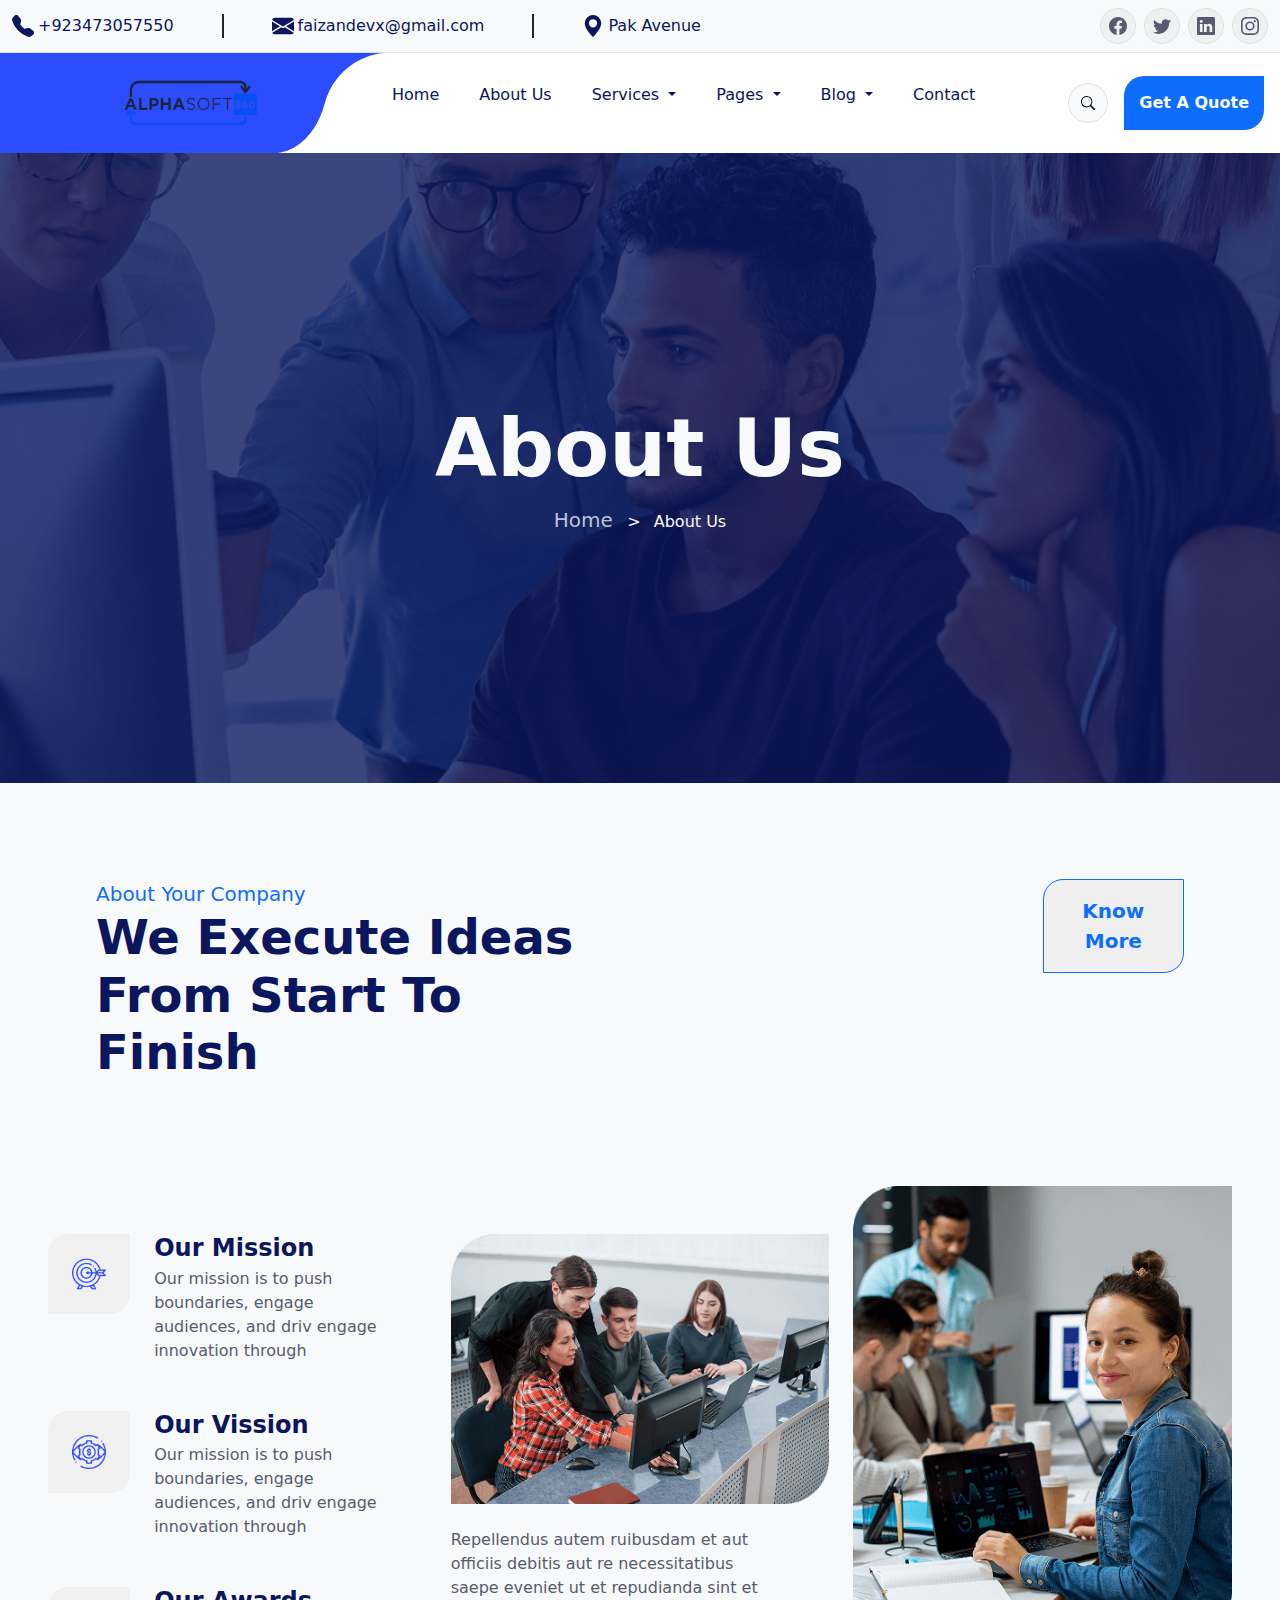
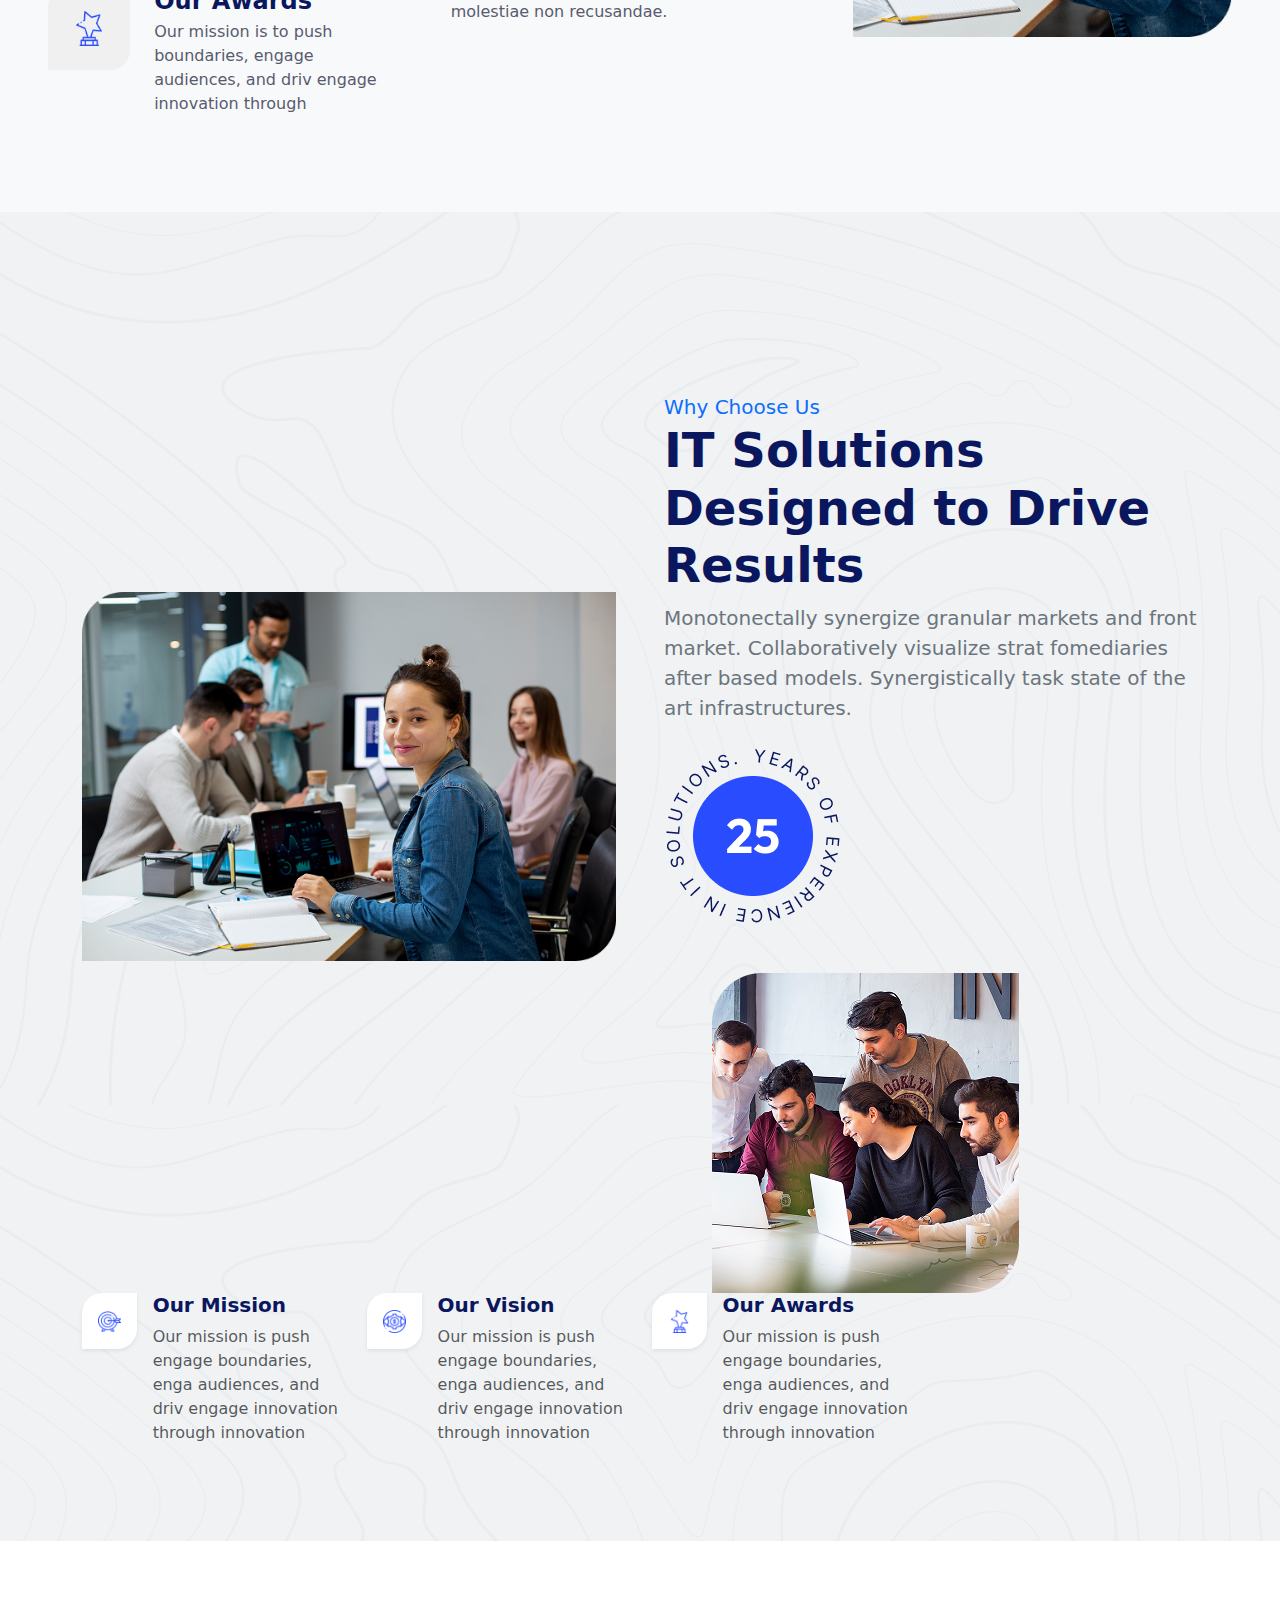
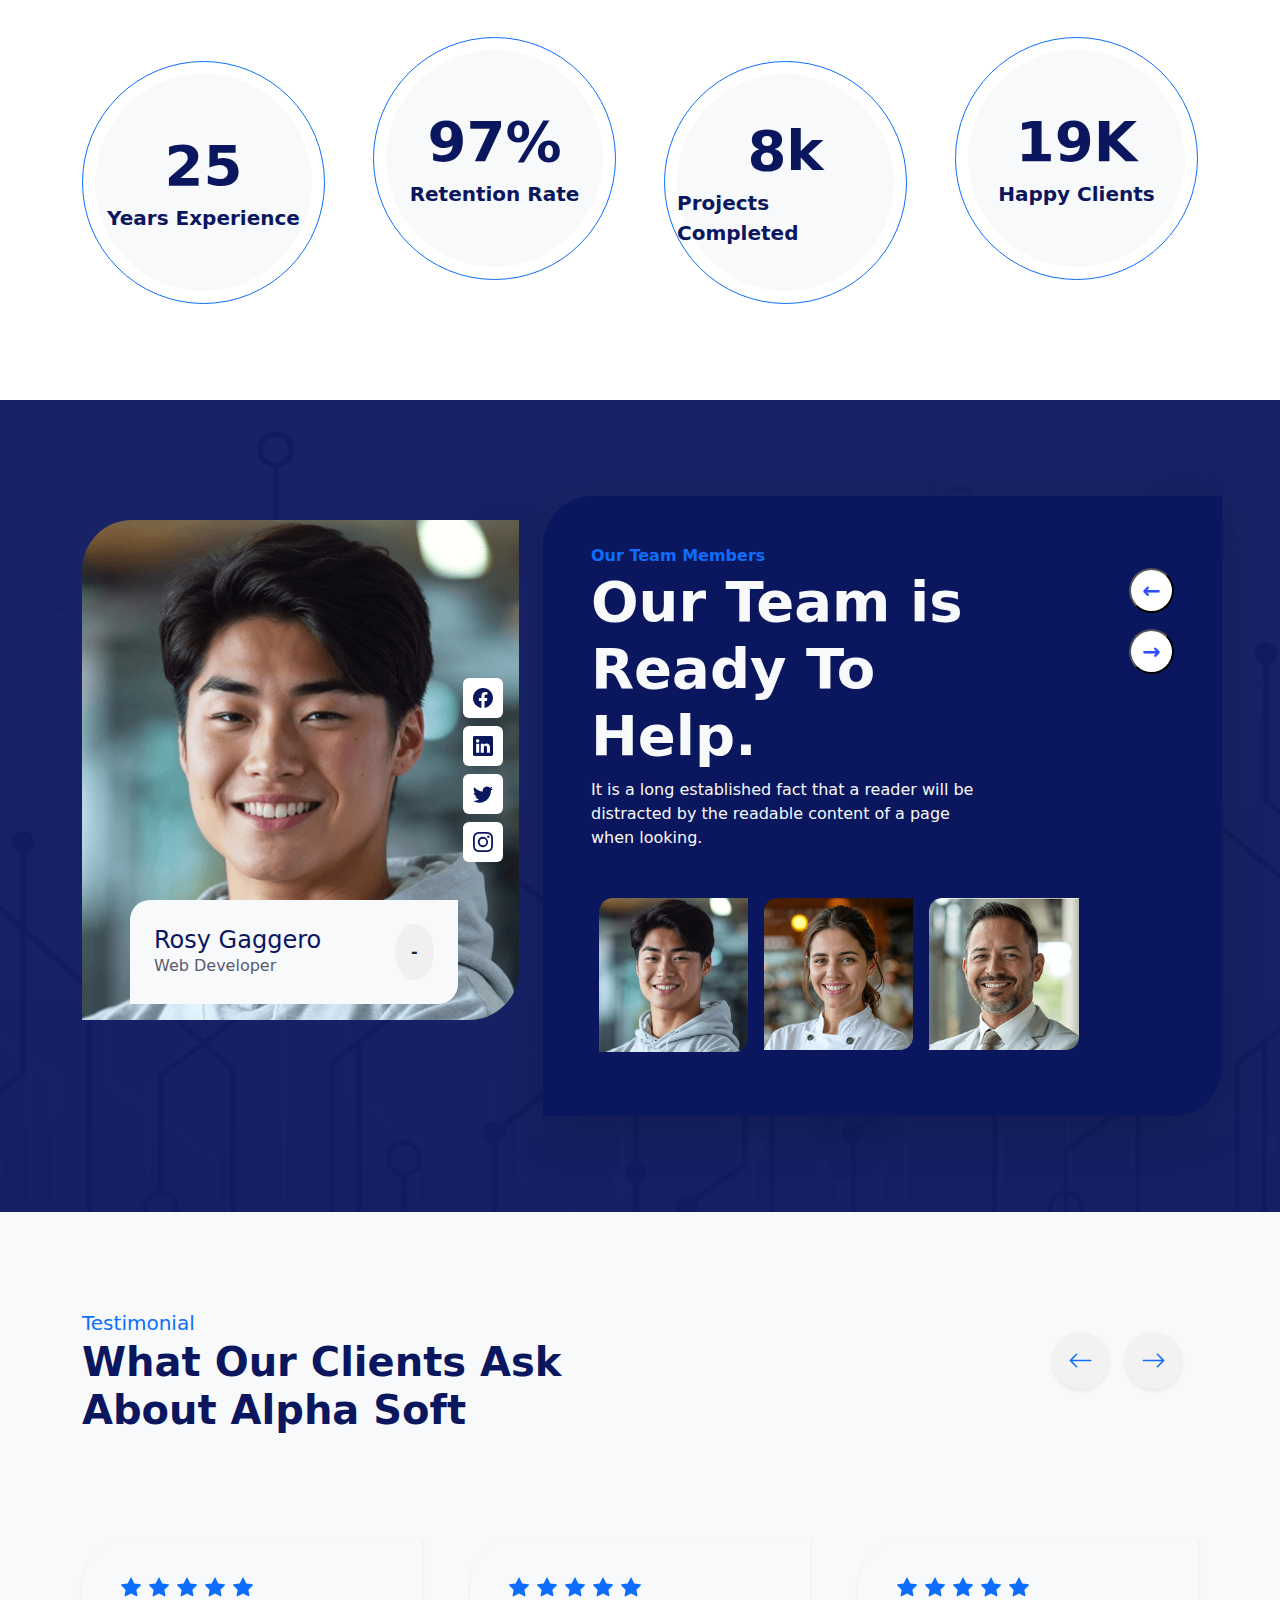
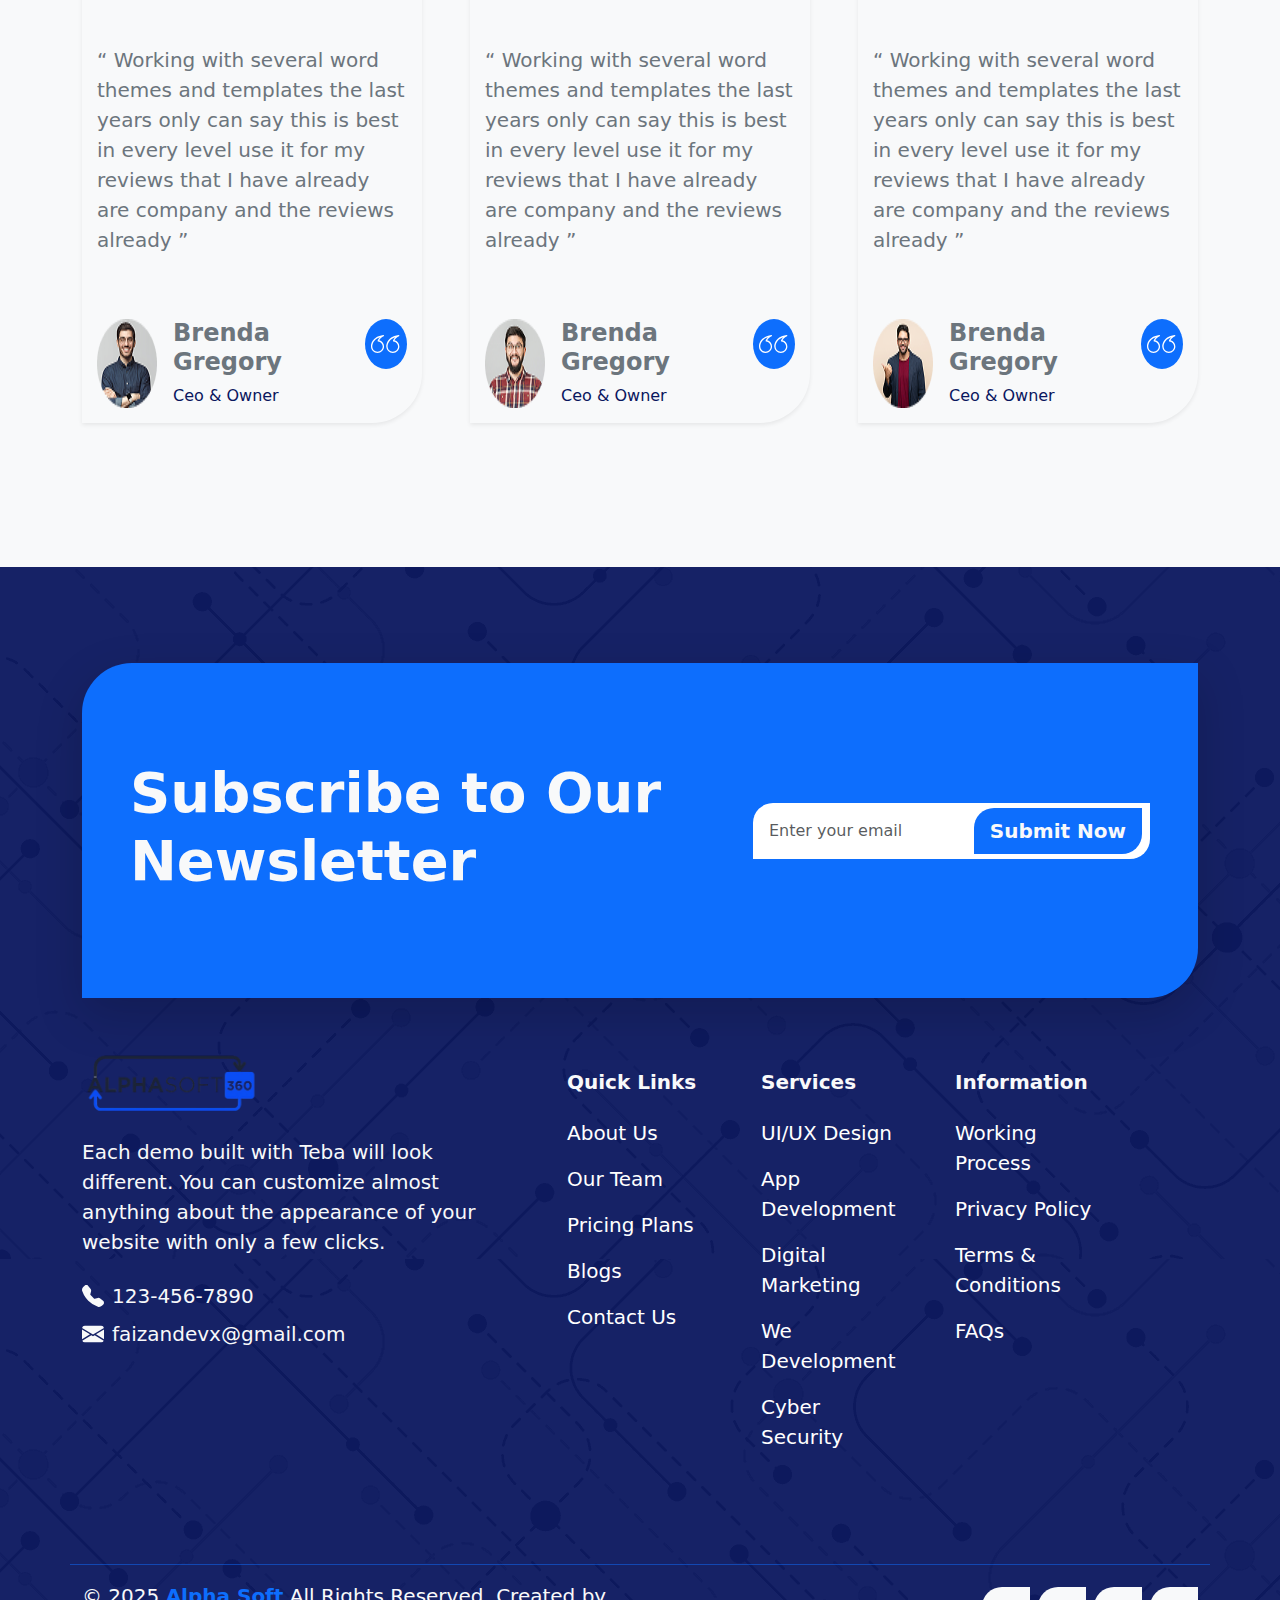
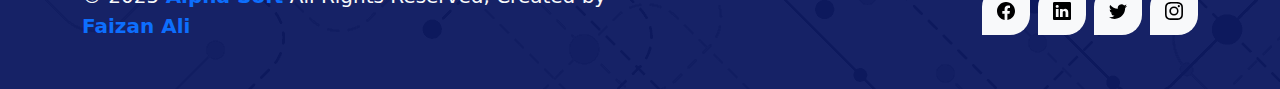
<file: Frontend/AlphaSoft360/about.html>
<!doctype html>
<html lang="en">

<head>
    <meta charset="utf-8" />
    <meta name="viewport" content="width=device-width, initial-scale=1" />
    <title>Bootstrap Dual Navbar Example</title>
    <link href="https://cdn.jsdelivr.net/npm/bootstrap@5.3.2/dist/css/bootstrap.min.css" rel="stylesheet">
    <link rel="stylesheet" href="style.css">
</head>

<body class="m-auto">

    <header>
        <!-- TOP NAVBAR (Contact + Social) -->
        <nav class="navbar navbar-expand-md navbar-light bg-light border-bottom py-2">
            <div class="container-fluid">
                <div class="d-flex d-md-none justify-content-center mb-2">
                    <a href="mailto:faizandevx@gmail.com" class="text-decoration-none fw-semibold"
                        style="color: #0a165e;">
                        faizandevx@gmail.com
                    </a>
                </div>
                <!-- Toggler for top navbar -->
                <button class="navbar-toggler" type="button" data-bs-toggle="collapse" data-bs-target="#topbarMenu"
                    aria-controls="topbarMenu" aria-expanded="false" aria-label="Toggle navigation">
                    <span class="navbar-toggler-icon"></span>
                </button>

                <!-- Left: Contact Info -->
                <div class="collapse navbar-collapse" id="topbarMenu">
                    <ul class="navbar-nav me-auto mb-2 mb-md-0">
                        <!-- Phone -->
                        <li class="nav-item d-flex align-items-center pe-5 border-end border-2 border-dark"
                            style="color: #0a165e;">
                            <svg xmlns="http://www.w3.org/2000/svg" width="22" height="22" fill="currentColor"
                                class="bi bi-telephone-fill me-1" viewBox="0 0 16 16">
                                <path fill-rule="evenodd"
                                    d="M1.885.511a1.745 1.745 0 0 1 2.61.163L6.29 2.98c.329.423.445.974.315 1.494l-.547 2.19a.68.68 0 0 0 .178.643l2.457 2.457a.68.68 0 0 0 .644.178l2.189-.547a1.75 1.75 0 0 1 1.494.315l2.306 1.794c.829.645.905 1.87.163 2.611l-1.034 1.034c-.74.74-1.846 1.065-2.877.702a18.6 18.6 0 0 1-7.01-4.42 18.6 18.6 0 0 1-4.42-7.009c-.362-1.03-.037-2.137.703-2.877z" />
                            </svg>
                            <a href="#" class="text-decoration-none bg-text-color"
                                style="color: #0a165e;">+923473057550</a>
                        </li>

                        <!-- Email -->
                        <li class="nav-item d-flex align-items-center px-5 border-end border-2 border-dark"
                            style="color: #0a165e;">
                            <svg xmlns="http://www.w3.org/2000/svg" width="22" height="22" fill="currentColor"
                                class="bi bi-envelope-fill me-1" viewBox="0 0 16 16">
                                <path
                                    d="M.05 3.555A2 2 0 0 1 2 2h12a2 2 0 0 1 1.95 1.555L8 8.414zM0 4.697v7.104l5.803-3.558zM6.761 8.83l-6.57 4.027A2 2 0 0 0 2 14h12a2 2 0 0 0 1.808-1.144l-6.57-4.027L8 9.586zm3.436-.586L16 11.801V4.697z" />
                            </svg>
                            <a href="mailto:faizandevx@gmail.com" class="text-decoration-none bg-text-color"
                                style="color: #0a165e;">
                                faizandevx@gmail.com
                            </a>
                        </li>

                        <!-- Address -->
                        <li class="nav-item d-flex align-items-center px-5" style="color: #0a165e;">
                            <svg xmlns="http://www.w3.org/2000/svg" width="22" height="22" fill="currentColor"
                                class="bi bi-geo-alt-fill me-1" viewBox="0 0 16 16">
                                <path
                                    d="M8 16s6-5.686 6-10A6 6 0 0 0 2 6c0 4.314 6 10 6 10m0-7a3 3 0 1 1 0-6 3 3 0 0 1 0 6" />
                            </svg>
                            <span class="">
                                <a href="#" class="text-decoration-none bg-text-color" style="color: #0a165e;">Pak
                                    Avenue</a></span>
                        </li>
                    </ul>
                </div>

                <!-- Right: Social Icons -->
                <ul class="navbar-nav flex-row gap-2">
                    <!-- Facebook -->
                    <li class="nav-item">
                        <a href="#"
                            class="text-color nav-link p-0 border rounded-circle d-flex align-items-center justify-content-center"
                            style="width:36px;height:36px;">
                            <svg xmlns="http://www.w3.org/2000/svg" width="18" height="18" fill="currentColor"
                                class="bi bi-facebook" viewBox="0 0 16 16">
                                <path d="M16 8.049c0-4.446-3.582-8.05-8-8.05C3.58 0-.002 
                                                    3.603-.002 8.05c0 4.017 2.926 7.347 
                                                    6.75 7.951v-5.625h-2.03V8.05H6.75V6.275c0-2.017 
                                                    1.195-3.131 3.022-3.131.876 0 1.791.157 
                                                    1.791.157v1.98h-1.009c-.993 0-1.303.621-1.303 
                                                    1.258v1.51h2.218l-.354 2.326H9.25V16c3.824-.604 
                                                    6.75-3.934 6.75-7.951" />
                            </svg>
                        </a>
                    </li>
                    <!-- Twitter -->
                    <li class="nav-item">
                        <a href="#"
                            class="text-color nav-link p-0 border rounded-circle d-flex align-items-center justify-content-center"
                            style="width:36px;height:36px;">
                            <svg xmlns="http://www.w3.org/2000/svg" width="18" height="18" fill="currentColor"
                                class="bi bi-twitter" viewBox="0 0 16 16">
                                <path d="M5.026 15c6.038 0 9.341-5.003 
                                                    9.341-9.334q.002-.211-.006-.422A6.7 6.7 0 
                                                    0 0 16 3.542a6.7 6.7 0 0 
                                                    1-1.889.518 3.3 3.3 0 0 
                                                    0 1.447-1.817 6.5 6.5 0 0 
                                                    1-2.087.793A3.286 3.286 0 0 
                                                    0 7.875 6.03a9.32 9.32 0 0 
                                                    1-6.767-3.429 3.29 3.29 0 0 
                                                    0 1.018 4.382A3.3 3.3 0 0 
                                                    1 .64 6.575v.045a3.29 3.29 0 0 
                                                    0 2.632 3.218 3.2 3.2 0 0 
                                                    1-.865.115 3 3 0 0 
                                                    1-.614-.057 3.28 3.28 0 0 
                                                    0 3.067 2.277A6.6 6.6 0 0 
                                                    1 .78 13.58a6 6 0 0 
                                                    1-.78-.045A9.34 9.34 0 0 0 5.026 15" />
                            </svg>
                        </a>
                    </li>
                    <!-- LinkedIn -->
                    <li class="nav-item">
                        <a href="#"
                            class="text-color nav-link p-0 border rounded-circle d-flex align-items-center justify-content-center"
                            style="width:36px;height:36px;">
                            <svg xmlns="http://www.w3.org/2000/svg" width="18" height="18" fill="currentColor"
                                class="bi bi-linkedin" viewBox="0 0 16 16">
                                <path d="M0 1.146C0 .513.526 0 1.175 0h13.65C15.474 
                                                    0 16 .513 16 1.146v13.708c0 .633-.526 
                                                    1.146-1.175 1.146H1.175C.526 16 0 
                                                    15.487 0 14.854zm4.943 
                                                    12.248V6.169H2.542v7.225zm-1.2-8.212c.837 
                                                    0 1.358-.554 1.358-1.248-.015-.709-.52-1.248-1.342-1.248S2.4 
                                                    3.226 2.4 3.934c0 .694.521 1.248 
                                                    1.327 1.248zm4.908 8.212V9.359c0-.216.016-.432.08-.586.173-.431.568-.878 
                                                    1.232-.878.869 0 1.216.662 1.216 
                                                    1.634v3.865h2.401V9.25c0-2.22-1.184-3.252-2.764-3.252-1.274 
                                                    0-1.845.7-2.165 1.193v.025h-.016l.016-.025V6.169h-2.4c.03.678 
                                                    0 7.225 0 7.225z" />
                            </svg>
                        </a>
                    </li>
                    <!-- Instagram -->
                    <li class="nav-item">
                        <a href="#"
                            class="text-color nav-link p-0 border rounded-circle d-flex align-items-center justify-content-center"
                            style="width:36px;height:36px;">
                            <svg xmlns="http://www.w3.org/2000/svg" width="18" height="18" fill="currentColor"
                                class="bi bi-instagram" viewBox="0 0 16 16">
                                <path d="M8 0C5.829 0 5.556.01 4.703.048 
                                                    3.85.088 3.269.222 2.76.42a3.9 3.9 
                                                    0 0 0-1.417.923A3.9 3.9 0 0 
                                                    0 .42 2.76C.222 3.268.087 3.85.048 
                                                    4.7.01 5.555 0 5.827 0 8.001c0 
                                                    2.172.01 2.444.048 3.297.04.852.174 
                                                    1.433.372 1.942.205.526.478.972.923 
                                                    1.417.444.445.89.719 1.416.923.51.198 
                                                    1.09.333 1.942.372C5.555 15.99 5.827 
                                                    16 8 16s2.444-.01 3.298-.048c.851-.04 
                                                    1.434-.174 1.943-.372a3.9 3.9 0 0 
                                                    0 1.416-.923c.445-.445.718-.891.923-1.417.197-.509.332-1.09.372-1.942C15.99 
                                                    10.445 16 10.173 16 8s-.01-2.445-.048-3.299c-.04-.851-.175-1.433-.372-1.941a3.9 
                                                    3.9 0 0 0-.923-1.417A3.9 3.9 0 0 
                                                    0 13.24.42c-.51-.198-1.092-.333-1.943-.372C10.443.01 
                                                    10.172 0 7.998 0zm-.717 1.442h.718c2.136 
                                                    0 2.389.007 3.232.046.78.035 1.204.166 
                                                    1.486.275.373.145.64.319.92.599s.453.546.598.92c.11.281.24.705.275 
                                                    1.485.039.843.047 1.096.047 3.231s-.008 
                                                    2.389-.047 3.232c-.035.78-.166 1.203-.275 
                                                    1.485a2.5 2.5 0 0 1-.599.919c-.28.28-.546.453-.92.598-.28.11-.704.24-1.485.276-.843.038-1.096.047-3.232.047s-2.39-.009-3.233-.047c-.78-.036-1.203-.166-1.485-.276a2.5 2.5 
                                                    0 0 1-.92-.598 2.5 2.5 0 0 1-.6-.92c-.109-.281-.24-.705-.275-1.485-.038-.843-.046-1.096-.046-3.233s.008-2.388.046-3.231c.036-.78.166-1.204.276-1.486.145-.373.319-.64.599-.92s.546-.453.92-.598c.282-.11.705-.24 
                                                    1.485-.276.738-.034 1.024-.044 2.515-.045zm4.988 
                                                    1.328a.96.96 0 1 0 0 1.92.96.96 
                                                    0 0 0 0-1.92m-4.27 1.122a4.109 
                                                    4.109 0 1 0 0 8.217 4.109 4.109 
                                                    0 0 0 0-8.217m0 1.441a2.667 2.667 
                                                    0 1 1 0 5.334 2.667 2.667 0 0 1 0-5.334" />
                            </svg>
                        </a>
                    </li>
                </ul>
            </div>
        </nav>

        <!-- MAIN NAVBAR -->
        <nav class="navbar navbar-expand-lg navbar-light bg-white p-0 pe-3">
            <div class="container-fluid p-0">
                <!-- Brand -->
                <div class="svg-wrapper position-relative">
                    <svg viewBox="0 0 384 100" xmlns="http://www.w3.org/2000/svg" preserveAspectRatio="xMidYMid meet">
                        <path
                            d="M324.5 51.2295C313.7 90.2459 287.333 100 275.5 100H0V0H384C368.667 0.819672 335.3 12.2131 324.5 51.2295Z"
                            fill="#2B4DFF" />
                    </svg>
                    <img src="alpha-removebg-preview.png" alt="Logo"
                        class="position-absolute top-50 start-50 translate-middle">
                </div>

                <!-- Toggler -->
                <button class="navbar-toggler" type="button" data-bs-toggle="collapse" data-bs-target="#mainMenu"
                    aria-controls="mainMenu" aria-expanded="false" aria-label="Toggle navigation">
                    <span class="navbar-toggler-icon"></span>
                </button>

                <!-- Links -->
                <div class="collapse navbar-collapse" id="mainMenu">
                    <ul class="navbar-nav me-auto mb-2 mb-lg-0 gap-4 fw-medium fs-6">
                        <li class="nav-item"><a class="nav-link" style="color: #0a165e;" href="./index.html">Home</a></li>
                        <li class="nav-item"><a class="nav-link" style="color: #0a165e;" href="./about.html">About Us</a>
                        </li>

                        <!-- Services Dropdown -->
                        <li class="nav-item dropdown">
                            <a class="nav-link dropdown-toggle" style="color: #0a165e;" href="#" id="servicesDropdown"
                                role="button" data-bs-toggle="dropdown" aria-expanded="false">
                                Services
                            </a>
                            <ul class="dropdown-menu custom-dropdown rounded-0 border-0 mt-3"
                                aria-labelledby="servicesDropdown" style="color: #0a165e;">
                                <li><a class="dropdown-item custom-item" href="./services.html">Service</a></li>
                                <li><a class="dropdown-item custom-item" href="./services-details.html">Service Details</a></li>
                            </ul>
                        </li>

                        <!-- Pages Dropdown -->
                        <li class="nav-item dropdown">
                            <a class="nav-link dropdown-toggle" style="color: #0a165e;" href="#" id="pagesDropdown"
                                role="button" data-bs-toggle="dropdown" aria-expanded="false">
                                Pages
                            </a>
                           <ul class="dropdown-menu dropdown-menu custom-dropdown rounded-0 border-0 mt-3"
                                aria-labelledby="pagesDropdown" style="color: #0a165e;">
                                <li><a class="dropdown-item custom-item" href="./team.html">Team</a></li>
                                <li><a class="dropdown-item custom-item" href="./team-details.html">Team Details</a></li>
                                <li><a class="dropdown-item custom-item" href="./pricing.html">Price</a></li>
                                    <li><a class="dropdown-item custom-item" href="./project.html">Project</a></li>
                                <li><a class="dropdown-item custom-item" href="./project-details.html">Project Details</a></li>
                                <li><a class="dropdown-item custom-item" href="./faq’s.html">FAQ</a></li>
                            </ul>
                        </li>

                        <!-- Blog Dropdown -->
                        <li class="nav-item dropdown">
                            <a class="nav-link dropdown-toggle" style="color: #0a165e;" href="#" id="blogDropdown"
                                role="button" data-bs-toggle="dropdown" aria-expanded="false">
                                Blog
                            </a>
                            <ul class="dropdown-menu dropdown-menu custom-dropdown rounded-0 border-0 mt-3"
                                aria-labelledby="blogDropdown" style="color: #0a165e;">
                                <li><a class="dropdown-item custom-item" href="#">Blog Grid</a></li>
                                <li><a class="dropdown-item custom-item" href="#">Blog List</a></li>
                                <li><a class="dropdown-item custom-item" href="#">Blog Details</a></li>
                                <li><a class="dropdown-item custom-item" href="#">Project</a></li>
                            </ul>
                        </li>

                        <li class="nav-item"><a class="nav-link" style="color: #0a165e;" href="./contact.html">Contact</a></li>
                    </ul>

                    <!-- Right Side Buttons -->
                    <div class="d-flex align-items-center">
                        <!-- Search -->
                        <a href="#"
                            class="btn btn-light border rounded-circle d-flex align-items-center justify-content-center me-3"
                            style="width:40px;height:40px;">
                            <svg xmlns="http://www.w3.org/2000/svg" width="16" height="16" fill="currentColor"
                                class="bi bi-search" viewBox="0 0 16 16">
                                <path d="M11.742 10.344a6.5 6.5 0 1 0-1.397 1.398h-.001
                                            q.044.06.098.115l3.85 3.85a1 1 0 0 0
                                            1.415-1.414l-3.85-3.85a1 1 0 0
                                            0-.115-.1zM12 6.5a5.5 5.5 0 1
                                            1-11 0 5.5 5.5 0 0 1 11 0" />
                            </svg>
                        </a>
                        <!-- CTA -->
                        <button class="Button fw-semibold fs-6 bg-primary text-light border-0 hover-center-slide">
                            <span>Get A Quote</span>
                        </button>
                    </div>
                </div>
            </div>
        </nav>
    </header>

    <main>

        <section>
            <div class="w-100 position-relative text-light d-flex align-items-center justify-content-center"
                style="background-image: url('./aboutbgimage.png'); background-size: cover; background-position: center; height: 70vh;">

                <!-- Overlay -->
                <div class="position-absolute top-0 start-0 w-100 h-100"
                    style="background-color: #0a165e; opacity: 0.8;">
                </div>

                <!-- Content -->
                <div class="position-relative text-center px-3">
                    <h1 class="fw-bold display-1">About Us</h1>
                    <a href="index.html" class="text-decoration-none lead text-light text-opacity-75">Home </a>
                    <span class="mx-2"> ></span>
                    <span> About Us</span>
                </div>
            </div>
        </section>

        <!-- Company About Section -->
        <section>
            <div class="p-5 bg-light">
                <div class="row p-5 g-5 d-flex justify-content-between">
                    <div class="col-12 col-lg-6">
                        <span class="text-primary fs-5">About Your Company</span>
                        <h1 class=" display-5 fw-bolder" style="color: #0a165e;">We Execute Ideas From
                            Start
                            To Finish</h1>
                    </div>
                    <div class="col-12 col-lg-2 mt-5">
                        <button
                            class="Button fw-semibold fs-5 border border-primary text-primary px-4 py-3 hover-center-slide">
                            <span>Know More</span>
                        </button>
                    </div>
                </div>

                <div class="row py-5">
                    <div class="col-12 col-md-6 col-lg-4">
                        <div class="d-flex align-items-start my-5">
                            <!-- Image Wrapper -->
                            <div class="p-4 Button" style="background-color: #f0f0f0;">
                                <img src="./image.png" height="100" width="100" class="img-fluid" alt="">
                            </div>
                            <!-- Text -->
                            <div class="mx-4">
                                <h4 class="mb-1 fw-bold" style="color: #0a165e;">Our Mission</h4>
                                <p class=" text-opacity-100 mb-0" style="color: #585b6f;">
                                    Our mission is to push boundaries, engage audiences, and driv engage innovation
                                    through
                                </p>
                            </div>
                        </div>

                        <div class="d-flex align-items-start my-5">
                            <!-- Image Wrapper -->
                            <div class="p-4 Button" style="background-color: #f0f0f0;">
                                <img src="./image copy.png" height="100" width="100" class="img-fluid" alt="">
                            </div>
                            <!-- Text -->
                            <div class="mx-4">
                                <h4 class="mb-1 fw-bold" style="color: #0a165e;">Our Vission</h4>
                                <p class="text-opacity-100 mb-0" style="color: #585b6f;">
                                    Our mission is to push boundaries, engage audiences, and driv engage innovation
                                    through
                                </p>
                            </div>
                        </div>

                        <div class="d-flex align-items-start">
                            <!-- Image Wrapper -->
                            <div class="p-4 Button" style="background-color: #f0f0f0;">
                                <img src="./image copy 2.png" height="100" width="100" class="img-fluid" alt="">
                            </div>
                            <!-- Text -->
                            <div class="mx-4">
                                <h4 class="mb-1 fw-bold" style="color: #0a165e;">Our Awards</h4>
                                <p class="text-opacity-100 mb-0" style="color: #585b6f;">
                                    Our mission is to push boundaries, engage audiences, and driv engage innovation
                                    through
                                </p>
                            </div>
                        </div>

                    </div>

                    <div class="col-12 col-md-6 col-lg-4 py-5">
                        <div>
                            <img src="image copy 3.png" class="img-fluid" alt="">
                        </div>
                        <div class="text-opacity-100 me-5 mt-4" style="color: #585b6f;">
                            <p>Repellendus autem ruibusdam et aut officiis debitis aut re necessitatibus saepe
                                eveniet
                                ut et
                                repudianda sint et molestiae non recusandae.</p>
                        </div>
                    </div>

                    <div class="col-12 col-md-12 col-lg-4">
                        <img src="image copy 4.png" class="img-fluid" alt="">
                    </div>
                </div>
            </div>

        </section>

        <!-- IT Solutions Designed to Drive Results -->
        <section>
            <div class="opacity-100"
                style="background-image: url(./image%20copy%2016.png); background-color: #f0f2f4; width: 100%;">
                <div class="container py-5">

                    <!-- 🔹 Row 1: Image + Text -->
                    <div class="row g-5 align-items-center">
                        <!-- Left Column -->
                        <div class="col-12 col-lg-6">
                            <img src="./image copy 22.png" class="img-fluid" alt="Main Image">
                        </div>

                        <!-- Right Column -->
                        <div class="col-12 col-lg-6" style="margin-top: 180px;">
                            <span class="text-primary lead fw-medium">Why Choose Us</span>
                            <h1 class="display-5 fw-bold" style="color: #0a165e;">IT Solutions Designed to Drive Results
                            </h1>
                            <p class="lead text-secondary opacity-100">
                                Monotonectally synergize granular markets and front market. Collaboratively visualize
                                strat fomediaries
                                after based models. Synergistically task state of the art infrastructures.
                            </p>

                            <!-- Inline Team Images -->
                            <div class="mt-4">
                                <img src="./image copy 23.png" class="img-fluid me-5 mb-5" alt="Team 1">
                                <img src="./image copy 24.png" height="" class="img-fluid ms-5" alt="Team 2">
                            </div>
                        </div>
                    </div>

                    <!-- ✅ Row 2: Full row but only takes half width aligned under image column -->
                    <div class="row">
                        <!-- Use col-12 with col-md-6 to align with image width -->
                        <div class="col-12 col-lg-9">
                            <div class="row g-4 mb-5" style="color: #0a165e;">
                                <!-- Our Mission -->
                                <div class="col-12 col-sm-4">
                                    <div class="d-flex align-items-start">
                                        <div class="me-3 p-3 bg-white opacity-100 shadow-sm Button">
                                            <img src="./image.png" width="100" height="100" class="img-fluid"
                                                alt="Mission">
                                        </div>
                                        <div>
                                            <h5 class="fw-bold">Our Mission</h5>
                                            <p class="text-muted mb-0">
                                                Our mission is push engage boundaries, enga audiences, and driv engage
                                                innovation through innovation
                                            </p>
                                        </div>
                                    </div>
                                </div>

                                <!-- Our Vision -->
                                <div class="col-12 col-sm-4">
                                    <div class="d-flex align-items-start">
                                        <div class="me-3 p-3 bg-white opacity-100 shadow-sm Button">
                                            <img src="./image copy.png" width="100" height="100" class="img-fluid"
                                                alt="Vision">
                                        </div>
                                        <div>
                                            <h5 class="fw-bold">Our Vision</h5>
                                            <p class="text-muted mb-0">
                                                Our mission is push engage boundaries, enga audiences, and driv engage
                                                innovation through innovation
                                            </p>
                                        </div>
                                    </div>
                                </div>

                                <!-- Our Awards -->
                                <div class="col-12 col-sm-4">
                                    <div class="d-flex align-items-start">
                                        <div class="me-3 p-3 bg-white opacity-100 shadow-sm Button">
                                            <img src="./image copy 2.png" width="100" height="100" class="img-fluid"
                                                alt="Awards">
                                        </div>
                                        <div>
                                            <h5 class="fw-bold">Our Awards</h5>
                                            <p class="text-muted mb-0">
                                                Our mission is push engage boundaries, enga audiences, and driv engage
                                                innovation through innovation
                                            </p>
                                        </div>
                                    </div>
                                </div>
                            </div> <!-- inner row -->
                        </div> <!-- end column aligned with image -->
                    </div> <!-- end second row -->
                </div>
            </div>
        </section>

        <!-- Circles Section -->
        <section>
            <div class="container py-5">
                <div class="row g-5 py-5 justify-content-center">

                    <!-- Circle Item  1-->
                    <div class="col-12 col-sm-6 col-lg-3 d-flex justify-content-center pt-4">
                        <div class="rounded-circle d-flex justify-content-center align-items-center border border-primary"
                            style="width: 100%; max-width: 295px; aspect-ratio: 1 / 1;">
                            <div class="rounded-circle d-flex flex-column justify-content-center align-items-center bg-light text-primary"
                                style="width: 90%; height: 90%;">
                                <h1 class="display-4 fw-bolder mb-1" style="color: #0a165e;">25</h1>
                                <span class="fw-semibold fs-5" style="color: #0a165e;">Years Experience</span>
                            </div>
                        </div>
                    </div>

                    <!-- Circle Item 2-->
                    <div class="col-12 col-sm-6 col-lg-3 d-flex justify-content-center pb-4">
                        <div class="rounded-circle d-flex justify-content-center align-items-center border border-primary"
                            style="width: 100%; max-width: 295px; aspect-ratio: 1 / 1;">
                            <div class="rounded-circle d-flex flex-column justify-content-center align-items-center bg-light text-primary"
                                style="width: 90%; height: 90%;">
                                <h1 class="display-4 fw-bolder mb-1" style="color: #0a165e;">97%</h1>
                                <span class="fw-semibold fs-5" style="color: #0a165e;">Retention Rate</span>
                            </div>
                        </div>
                    </div>

                    <!-- Circle Item 3-->
                    <div class="col-12 col-sm-6 col-lg-3 d-flex justify-content-center pt-4">
                        <div class="rounded-circle d-flex justify-content-center align-items-center border border-primary"
                            style="width: 100%; max-width: 295px; aspect-ratio: 1 / 1;">
                            <div class="rounded-circle d-flex flex-column justify-content-center align-items-center bg-light text-primary"
                                style="width: 90%; height: 90%;">
                                <h1 class="display-4 fw-bolder mb-1" style="color: #0a165e;">8k</h1>
                                <span class="fw-semibold fs-5" style="color: #0a165e;">Projects Completed</span>
                            </div>
                        </div>
                    </div>

                    <!-- Circle Item 4-->
                    <div class="col-12 col-sm-6 col-lg-3 d-flex justify-content-center pb-4">
                        <div class="rounded-circle d-flex justify-content-center align-items-center border border-primary"
                            style="width: 100%; max-width: 295px; aspect-ratio: 1 / 1;">
                            <div class="rounded-circle d-flex flex-column justify-content-center align-items-center bg-light text-primary"
                                style="width: 90%; height: 90%;">
                                <h1 class="display-4 fw-bolder mb-1" style="color: #0a165e;">19K</h1>
                                <span class="fw-semibold fs-5" style="color: #0a165e;">Happy Clients</span>
                            </div>
                        </div>
                    </div>

                </div>
            </div>
        </section>

        <!-- Our Team Members Details. -->
        <section class="py-5"
            style="background-image: url('./image copy 8.png'); background-color: #0a165e; background-size: cover; background-position: center;">
            <div class="container">
                <div class="row py-5 g-5">

                    <!-- Preview area -->
                    <div class="col-12 col-md-12 col-lg-5 pt-4">
                        <div id="teamCarousel" class="carousel slide" data-bs-ride="carousel" data-bs-wrap="true">
                            <div class="carousel-inner">

                                <!-- Carousel Item 1 -->
                                <div class="carousel-item active" style="height: 500px;">
                                    <div class="w-100 h-100 d-flex position-relative custom-button"
                                        style="background: url('./image copy 9.png') center/cover no-repeat; height: 500px;">
                                        <!-- Social Icons -->
                                        <div
                                            class="position-absolute top-50 end-0 translate-middle-y d-flex flex-column gap-2 me-3">
                                            <a href="#"
                                                class="text-decoration-none rounded d-flex align-items-center justify-content-center">
                                                <!-- Facebook SVG -->
                                                <svg xmlns="http://www.w3.org/2000/svg" width="20" height="20"
                                                    fill="currentColor" class="bi bi-facebook" viewBox="0 0 16 16">
                                                    <path d="M16 8.049c0-4.446-3.582-8.05-8-8.05C3.58 0-.002 3.603-.002 8.05c0 
                                                            4.017 2.926 7.347 6.75 7.951v-5.625h-2.03V8.05H6.75V6.275c0-2.017 
                                                            1.195-3.131 3.022-3.131.876 0 1.791.157 
                                                            1.791.157v1.98h-1.009c-.993 0-1.303.621-1.303 
                                                            1.258v1.51h2.218l-.354 2.326H9.25V16c3.824-.604 
                                                            6.75-3.934 6.75-7.951" />
                                                </svg>
                                            </a>

                                            <!-- Linkdin -->
                                            <a href="#"
                                                class="text-decoration-none rounded d-flex align-items-center justify-content-center">
                                                <svg xmlns="http://www.w3.org/2000/svg" width="20" height="20"
                                                    fill="currentColor" class="bi bi-linkedin" viewBox="0 0 16 16">
                                                    <path
                                                        d="M0 1.146C0 .513.526 0 1.175 0h13.65C15.474 0 16 .513 16 1.146v13.708c0 .633-.526 1.146-1.175 1.146H1.175C.526 16 0 15.487 0 14.854zm4.943 12.248V6.169H2.542v7.225zm-1.2-8.212c.837 0 1.358-.554 1.358-1.248-.015-.709-.52-1.248-1.342-1.248S2.4 3.226 2.4 3.934c0 .694.521 1.248 1.327 1.248zm4.908 8.212V9.359c0-.216.016-.432.08-.586.173-.431.568-.878 1.232-.878.869 0 1.216.662 1.216 1.634v3.865h2.401V9.25c0-2.22-1.184-3.252-2.764-3.252-1.274 0-1.845.7-2.165 1.193v.025h-.016l.016-.025V6.169h-2.4c.03.678 0 7.225 0 7.225z" />
                                                </svg>
                                            </a>

                                            <!-- Twitter -->
                                            <a href="#"
                                                class="text-decoration-none rounded d-flex align-items-center justify-content-center">
                                                <svg xmlns="http://www.w3.org/2000/svg" width="20" height="20"
                                                    fill="currentColor" class="bi bi-twitter" viewBox="0 0 16 16">
                                                    <path
                                                        d="M5.026 15c6.038 0 9.341-5.003 9.341-9.334q.002-.211-.006-.422A6.7 6.7 0 0 0 16 3.542a6.7 6.7 0 0 1-1.889.518 3.3 3.3 0 0 0 1.447-1.817 6.5 6.5 0 0 1-2.087.793A3.286 3.286 0 0 0 7.875 6.03a9.32 9.32 0 0 1-6.767-3.429 3.29 3.29 0 0 0 1.018 4.382A3.3 3.3 0 0 1 .64 6.575v.045a3.29 3.29 0 0 0 2.632 3.218 3.2 3.2 0 0 1-.865.115 3 3 0 0 1-.614-.057 3.28 3.28 0 0 0 3.067 2.277A6.6 6.6 0 0 1 .78 13.58a6 6 0 0 1-.78-.045A9.34 9.34 0 0 0 5.026 15" />
                                                </svg>
                                            </a>

                                            <!-- Instagram -->
                                            <a href="#"
                                                class="text-decoration-none rounded d-flex align-items-center justify-content-center">
                                                <svg xmlns="http://www.w3.org/2000/svg" width="20" height="20"
                                                    fill="currentColor" class="bi bi-instagram" viewBox="0 0 16 16">
                                                    <path
                                                        d="M8 0C5.829 0 5.556.01 4.703.048 3.85.088 3.269.222 2.76.42a3.9 3.9 0 0 0-1.417.923A3.9 3.9 0 0 0 .42 2.76C.222 3.268.087 3.85.048 4.7.01 5.555 0 5.827 0 8.001c0 2.172.01 2.444.048 3.297.04.852.174 1.433.372 1.942.205.526.478.972.923 1.417.444.445.89.719 1.416.923.51.198 1.09.333 1.942.372C5.555 15.99 5.827 16 8 16s2.444-.01 3.298-.048c.851-.04 1.434-.174 1.943-.372a3.9 3.9 0 0 0 1.416-.923c.445-.445.718-.891.923-1.417.197-.509.332-1.09.372-1.942C15.99 10.445 16 10.173 16 8s-.01-2.445-.048-3.299c-.04-.851-.175-1.433-.372-1.941a3.9 3.9 0 0 0-.923-1.417A3.9 3.9 0 0 0 13.24.42c-.51-.198-1.092-.333-1.943-.372C10.443.01 10.172 0 7.998 0zm-.717 1.442h.718c2.136 0 2.389.007 3.232.046.78.035 1.204.166 1.486.275.373.145.64.319.92.599s.453.546.598.92c.11.281.24.705.275 1.485.039.843.047 1.096.047 3.231s-.008 2.389-.047 3.232c-.035.78-.166 1.203-.275 1.485a2.5 2.5 0 0 1-.599.919c-.28.28-.546.453-.92.598-.28.11-.704.24-1.485.276-.843.038-1.096.047-3.232.047s-2.39-.009-3.233-.047c-.78-.036-1.203-.166-1.485-.276a2.5 2.5 0 0 1-.92-.598 2.5 2.5 0 0 1-.6-.92c-.109-.281-.24-.705-.275-1.485-.038-.843-.046-1.096-.046-3.233s.008-2.388.046-3.231c.036-.78.166-1.204.276-1.486.145-.373.319-.64.599-.92s.546-.453.92-.598c.282-.11.705-.24 1.485-.276.738-.034 1.024-.044 2.515-.045zm4.988 1.328a.96.96 0 1 0 0 1.92.96.96 0 0 0 0-1.92m-4.27 1.122a4.109 4.109 0 1 0 0 8.217 4.109 4.109 0 0 0 0-8.217m0 1.441a2.667 2.667 0 1 1 0 5.334 2.667 2.667 0 0 1 0-5.334" />
                                                </svg>
                                            </a>
                                        </div>

                                        <!-- Name + designation -->
                                        <div
                                            class="position-absolute bottom-0 start-0 w-75 mx-5 my-3 bg-light p-4 d-flex justify-content-between align-items-center Button">
                                            <div>
                                                <a href="#" class="text-decoration-none" style="color:#0a165e;">
                                                    <h4 class="h4 mb-0">Rosy Gaggero</h4>
                                                </a>
                                                <span class="opacity-100" style="color: #585b6f;">Web
                                                    Developer</span>
                                            </div>
                                            <div class="rounded-circle p-3 opacity-100 fw-bolder"
                                                style="background-color:#f0f0f0;">-</div>
                                        </div>
                                    </div>
                                </div>

                                <!-- Carousel Item 2 -->
                                <div class="carousel-item" style="height: 500px;">
                                    <div class="w-100 h-100 d-flex position-relative custom-button"
                                        style="background: url('./image copy 10.png') center/cover no-repeat; height: 500px;">
                                        <!-- Social Icons -->
                                        <div
                                            class="position-absolute top-50 end-0 translate-middle-y d-flex flex-column gap-2 me-3">
                                            <a href="#"
                                                class="text-decoration-none rounded d-flex align-items-center justify-content-center">
                                                <!-- Facebook SVG -->
                                                <svg xmlns="http://www.w3.org/2000/svg" width="20" height="20"
                                                    fill="currentColor" class="bi bi-facebook" viewBox="0 0 16 16">
                                                    <path d="M16 8.049c0-4.446-3.582-8.05-8-8.05C3.58 0-.002 3.603-.002 8.05c0 
                                                            4.017 2.926 7.347 6.75 7.951v-5.625h-2.03V8.05H6.75V6.275c0-2.017 
                                                            1.195-3.131 3.022-3.131.876 0 1.791.157 
                                                            1.791.157v1.98h-1.009c-.993 0-1.303.621-1.303 
                                                            1.258v1.51h2.218l-.354 2.326H9.25V16c3.824-.604 
                                                            6.75-3.934 6.75-7.951" />
                                                </svg>
                                            </a>

                                            <!-- Linkdin -->
                                            <a href="#"
                                                class="text-decoration-none rounded d-flex align-items-center justify-content-center">
                                                <svg xmlns="http://www.w3.org/2000/svg" width="20" height="20"
                                                    fill="currentColor" class="bi bi-linkedin" viewBox="0 0 16 16">
                                                    <path
                                                        d="M0 1.146C0 .513.526 0 1.175 0h13.65C15.474 0 16 .513 16 1.146v13.708c0 .633-.526 1.146-1.175 1.146H1.175C.526 16 0 15.487 0 14.854zm4.943 12.248V6.169H2.542v7.225zm-1.2-8.212c.837 0 1.358-.554 1.358-1.248-.015-.709-.52-1.248-1.342-1.248S2.4 3.226 2.4 3.934c0 .694.521 1.248 1.327 1.248zm4.908 8.212V9.359c0-.216.016-.432.08-.586.173-.431.568-.878 1.232-.878.869 0 1.216.662 1.216 1.634v3.865h2.401V9.25c0-2.22-1.184-3.252-2.764-3.252-1.274 0-1.845.7-2.165 1.193v.025h-.016l.016-.025V6.169h-2.4c.03.678 0 7.225 0 7.225z" />
                                                </svg>
                                            </a>

                                            <!-- Twitter -->
                                            <a href="#"
                                                class="text-decoration-none rounded d-flex align-items-center justify-content-center">
                                                <svg xmlns="http://www.w3.org/2000/svg" width="20" height="20"
                                                    fill="currentColor" class="bi bi-twitter" viewBox="0 0 16 16">
                                                    <path
                                                        d="M5.026 15c6.038 0 9.341-5.003 9.341-9.334q.002-.211-.006-.422A6.7 6.7 0 0 0 16 3.542a6.7 6.7 0 0 1-1.889.518 3.3 3.3 0 0 0 1.447-1.817 6.5 6.5 0 0 1-2.087.793A3.286 3.286 0 0 0 7.875 6.03a9.32 9.32 0 0 1-6.767-3.429 3.29 3.29 0 0 0 1.018 4.382A3.3 3.3 0 0 1 .64 6.575v.045a3.29 3.29 0 0 0 2.632 3.218 3.2 3.2 0 0 1-.865.115 3 3 0 0 1-.614-.057 3.28 3.28 0 0 0 3.067 2.277A6.6 6.6 0 0 1 .78 13.58a6 6 0 0 1-.78-.045A9.34 9.34 0 0 0 5.026 15" />
                                                </svg>
                                            </a>

                                            <!-- Instagram -->
                                            <a href="#"
                                                class="text-decoration-none rounded d-flex align-items-center justify-content-center">
                                                <svg xmlns="http://www.w3.org/2000/svg" width="20" height="20"
                                                    fill="currentColor" class="bi bi-instagram" viewBox="0 0 16 16">
                                                    <path
                                                        d="M8 0C5.829 0 5.556.01 4.703.048 3.85.088 3.269.222 2.76.42a3.9 3.9 0 0 0-1.417.923A3.9 3.9 0 0 0 .42 2.76C.222 3.268.087 3.85.048 4.7.01 5.555 0 5.827 0 8.001c0 2.172.01 2.444.048 3.297.04.852.174 1.433.372 1.942.205.526.478.972.923 1.417.444.445.89.719 1.416.923.51.198 1.09.333 1.942.372C5.555 15.99 5.827 16 8 16s2.444-.01 3.298-.048c.851-.04 1.434-.174 1.943-.372a3.9 3.9 0 0 0 1.416-.923c.445-.445.718-.891.923-1.417.197-.509.332-1.09.372-1.942C15.99 10.445 16 10.173 16 8s-.01-2.445-.048-3.299c-.04-.851-.175-1.433-.372-1.941a3.9 3.9 0 0 0-.923-1.417A3.9 3.9 0 0 0 13.24.42c-.51-.198-1.092-.333-1.943-.372C10.443.01 10.172 0 7.998 0zm-.717 1.442h.718c2.136 0 2.389.007 3.232.046.78.035 1.204.166 1.486.275.373.145.64.319.92.599s.453.546.598.92c.11.281.24.705.275 1.485.039.843.047 1.096.047 3.231s-.008 2.389-.047 3.232c-.035.78-.166 1.203-.275 1.485a2.5 2.5 0 0 1-.599.919c-.28.28-.546.453-.92.598-.28.11-.704.24-1.485.276-.843.038-1.096.047-3.232.047s-2.39-.009-3.233-.047c-.78-.036-1.203-.166-1.485-.276a2.5 2.5 0 0 1-.92-.598 2.5 2.5 0 0 1-.6-.92c-.109-.281-.24-.705-.275-1.485-.038-.843-.046-1.096-.046-3.233s.008-2.388.046-3.231c.036-.78.166-1.204.276-1.486.145-.373.319-.64.599-.92s.546-.453.92-.598c.282-.11.705-.24 1.485-.276.738-.034 1.024-.044 2.515-.045zm4.988 1.328a.96.96 0 1 0 0 1.92.96.96 0 0 0 0-1.92m-4.27 1.122a4.109 4.109 0 1 0 0 8.217 4.109 4.109 0 0 0 0-8.217m0 1.441a2.667 2.667 0 1 1 0 5.334 2.667 2.667 0 0 1 0-5.334" />
                                                </svg>
                                            </a>
                                        </div>

                                        <!-- Name + designation -->
                                        <div
                                            class="position-absolute bottom-0 start-0 w-75 mx-5 my-3 bg-white p-4 d-flex justify-content-between align-items-center Button">
                                            <div>
                                                <a href="#" class="text-decoration-none" style="color:#0a165e;">
                                                    <h4 class="h4 mb-0">Rosy Gaggero</h4>
                                                </a>
                                                <span class="opacity-100" style="color: #585b6f;">Web
                                                    Developer</span>
                                            </div>
                                            <div class="rounded-circle p-3 opacity-100 fw-bolder"
                                                style="background-color:#f0f0f0;">-</div>
                                        </div>
                                    </div>
                                </div>

                                <!-- Carousel Item 3 -->
                                <div class="carousel-item" style="height: 500px;">
                                    <div class="w-100 h-100 d-flex position-relative custom-button"
                                        style="background: url('./image copy 11.png') center/cover no-repeat; height: 500px;">
                                        <!-- Social Icons -->
                                        <div
                                            class="position-absolute top-50 end-0 translate-middle-y d-flex flex-column gap-2 me-3">
                                            <a href="#"
                                                class="text-decoration-none rounded d-flex align-items-center justify-content-center">
                                                <!-- Facebook SVG -->
                                                <svg xmlns="http://www.w3.org/2000/svg" width="20" height="20"
                                                    fill="currentColor" class="bi bi-facebook" viewBox="0 0 16 16">
                                                    <path d="M16 8.049c0-4.446-3.582-8.05-8-8.05C3.58 0-.002 3.603-.002 8.05c0 
                                                            4.017 2.926 7.347 6.75 7.951v-5.625h-2.03V8.05H6.75V6.275c0-2.017 
                                                            1.195-3.131 3.022-3.131.876 0 1.791.157 
                                                            1.791.157v1.98h-1.009c-.993 0-1.303.621-1.303 
                                                            1.258v1.51h2.218l-.354 2.326H9.25V16c3.824-.604 
                                                            6.75-3.934 6.75-7.951" />
                                                </svg>
                                            </a>

                                            <!-- Linkdin -->
                                            <a href="#"
                                                class="text-decoration-none rounded d-flex align-items-center justify-content-center">
                                                <svg xmlns="http://www.w3.org/2000/svg" width="20" height="20"
                                                    fill="currentColor" class="bi bi-linkedin" viewBox="0 0 16 16">
                                                    <path
                                                        d="M0 1.146C0 .513.526 0 1.175 0h13.65C15.474 0 16 .513 16 1.146v13.708c0 .633-.526 1.146-1.175 1.146H1.175C.526 16 0 15.487 0 14.854zm4.943 12.248V6.169H2.542v7.225zm-1.2-8.212c.837 0 1.358-.554 1.358-1.248-.015-.709-.52-1.248-1.342-1.248S2.4 3.226 2.4 3.934c0 .694.521 1.248 1.327 1.248zm4.908 8.212V9.359c0-.216.016-.432.08-.586.173-.431.568-.878 1.232-.878.869 0 1.216.662 1.216 1.634v3.865h2.401V9.25c0-2.22-1.184-3.252-2.764-3.252-1.274 0-1.845.7-2.165 1.193v.025h-.016l.016-.025V6.169h-2.4c.03.678 0 7.225 0 7.225z" />
                                                </svg>
                                            </a>

                                            <!-- Twitter -->
                                            <a href="#"
                                                class="text-decoration-none rounded d-flex align-items-center justify-content-center">
                                                <svg xmlns="http://www.w3.org/2000/svg" width="20" height="20"
                                                    fill="currentColor" class="bi bi-twitter" viewBox="0 0 16 16">
                                                    <path
                                                        d="M5.026 15c6.038 0 9.341-5.003 9.341-9.334q.002-.211-.006-.422A6.7 6.7 0 0 0 16 3.542a6.7 6.7 0 0 1-1.889.518 3.3 3.3 0 0 0 1.447-1.817 6.5 6.5 0 0 1-2.087.793A3.286 3.286 0 0 0 7.875 6.03a9.32 9.32 0 0 1-6.767-3.429 3.29 3.29 0 0 0 1.018 4.382A3.3 3.3 0 0 1 .64 6.575v.045a3.29 3.29 0 0 0 2.632 3.218 3.2 3.2 0 0 1-.865.115 3 3 0 0 1-.614-.057 3.28 3.28 0 0 0 3.067 2.277A6.6 6.6 0 0 1 .78 13.58a6 6 0 0 1-.78-.045A9.34 9.34 0 0 0 5.026 15" />
                                                </svg>
                                            </a>

                                            <!-- Instagram -->
                                            <a href="#"
                                                class="text-decoration-none rounded d-flex align-items-center justify-content-center">
                                                <svg xmlns="http://www.w3.org/2000/svg" width="20" height="20"
                                                    fill="currentColor" class="bi bi-instagram" viewBox="0 0 16 16">
                                                    <path
                                                        d="M8 0C5.829 0 5.556.01 4.703.048 3.85.088 3.269.222 2.76.42a3.9 3.9 0 0 0-1.417.923A3.9 3.9 0 0 0 .42 2.76C.222 3.268.087 3.85.048 4.7.01 5.555 0 5.827 0 8.001c0 2.172.01 2.444.048 3.297.04.852.174 1.433.372 1.942.205.526.478.972.923 1.417.444.445.89.719 1.416.923.51.198 1.09.333 1.942.372C5.555 15.99 5.827 16 8 16s2.444-.01 3.298-.048c.851-.04 1.434-.174 1.943-.372a3.9 3.9 0 0 0 1.416-.923c.445-.445.718-.891.923-1.417.197-.509.332-1.09.372-1.942C15.99 10.445 16 10.173 16 8s-.01-2.445-.048-3.299c-.04-.851-.175-1.433-.372-1.941a3.9 3.9 0 0 0-.923-1.417A3.9 3.9 0 0 0 13.24.42c-.51-.198-1.092-.333-1.943-.372C10.443.01 10.172 0 7.998 0zm-.717 1.442h.718c2.136 0 2.389.007 3.232.046.78.035 1.204.166 1.486.275.373.145.64.319.92.599s.453.546.598.92c.11.281.24.705.275 1.485.039.843.047 1.096.047 3.231s-.008 2.389-.047 3.232c-.035.78-.166 1.203-.275 1.485a2.5 2.5 0 0 1-.599.919c-.28.28-.546.453-.92.598-.28.11-.704.24-1.485.276-.843.038-1.096.047-3.232.047s-2.39-.009-3.233-.047c-.78-.036-1.203-.166-1.485-.276a2.5 2.5 0 0 1-.92-.598 2.5 2.5 0 0 1-.6-.92c-.109-.281-.24-.705-.275-1.485-.038-.843-.046-1.096-.046-3.233s.008-2.388.046-3.231c.036-.78.166-1.204.276-1.486.145-.373.319-.64.599-.92s.546-.453.92-.598c.282-.11.705-.24 1.485-.276.738-.034 1.024-.044 2.515-.045zm4.988 1.328a.96.96 0 1 0 0 1.92.96.96 0 0 0 0-1.92m-4.27 1.122a4.109 4.109 0 1 0 0 8.217 4.109 4.109 0 0 0 0-8.217m0 1.441a2.667 2.667 0 1 1 0 5.334 2.667 2.667 0 0 1 0-5.334" />
                                                </svg>
                                            </a>
                                        </div>

                                        <!-- Name + designation -->
                                        <div
                                            class="position-absolute bottom-0 start-0 w-75 mx-5 my-3 bg-white p-4 d-flex justify-content-between align-items-center Button">
                                            <div>
                                                <a href="#" class="text-decoration-none" style="color:#0a165e;">
                                                    <h4 class="h4 mb-0">Rosy Gaggero</h4>
                                                </a>
                                                <span class="opacity-100" style="color: #585b6f;">Web
                                                    Developer</span>
                                            </div>
                                            <div class="rounded-circle p-3 opacity-100 fw-bolder"
                                                style="background-color:#f0f0f0;">-</div>
                                        </div>
                                    </div>
                                </div>
                            </div>
                        </div>
                    </div>

                    <!-- Text + arrows -->
                    <div class="col-12 col-md-12 col-lg-7 shadow-lg custom-button p-5 border-primary"
                        style="background-color: #0a165e;">
                        <div class="d-flex justify-content-between">
                            <div>
                                <span class="text-primary fw-semibold">Our Team Members</span>
                                <h1 class="h1 text-light display-4 fw-bold w-75">Our Team is Ready To Help.</h1>
                                <p class="w-75 text-light">It is a long established fact that a reader will be
                                    distracted by the
                                    readable content of a page when looking.</p>
                            </div>

                            <!-- Arrows -->
                            <div class="d-flex flex-column gap-3 mt-4">
                                <button class="arrow-circle" type="button" data-bs-target="#teamCarousel"
                                    data-bs-slide="prev">
                                    &larr;
                                </button>
                                <button class="arrow-circle" type="button" data-bs-target="#teamCarousel"
                                    data-bs-slide="next">
                                    &rarr;
                                </button>
                            </div>
                        </div>

                        <!-- Thumbnails -->
                        <div
                            class="row mt-3 d-flex carousel-indicators justify-content-center position-static ms-0 g-3">
                            <div class="col-4">
                                <img src="./image copy 9.png" class="img-fluid link-opacity-50-hover" alt="">
                            </div>
                            <div class="col-4">
                                <img src="./image copy 10.png" class="img-fluid link-opacity-50-hover" alt="">
                            </div>
                            <div class="col-4">
                                <img src="./image copy 11.png" class="img-fluid link-opacity-50-hover" alt="">
                            </div>
                        </div>
                    </div>
                </div>
            </div>
        </section>

        <section>
            <div class="bg-light">
                <div class="container py-5">
                    <div class="py-5">

                        <div class="row g-5 d-flex justify-content-between">
                            <div class="col-12 col-md-12 col-lg-6">
                                <span class="text-primary lead fw-medium">Testimonial</span>
                                <h1 class="h1 fw-bold" style="color: #0a165e;">What Our Clients Ask About Alpha Soft</h1>
                            </div>

                            <div class="col-12 col-md-12 col-lg-2">
                                <div class="mt-4 d-flex">
                                    <!-- Left Arrow -->
                                    <a class="p-3 text-primary arrow-btn rounded-circle me-3 shadow-sm"
                                        style="background-color: #f2f2f3;" href="#testimonialCarousel" role="button"
                                        data-bs-slide="prev">
                                        <svg xmlns="http://www.w3.org/2000/svg" width="25" height="25"
                                            fill="currentColor" class="bi bi-arrow-left" viewBox="0 0 16 16">
                                            <path fill-rule="evenodd" d="M15 8a.5.5 0 0 0-.5-.5H2.707l3.147-3.146a.5.5 
                                                0 1 0-.708-.708l-4 4a.5.5 0 0 0 
                                                0 .708l4 4a.5.5 0 0 0 
                                                .708-.708L2.707 8.5H14.5A.5.5 0 0 0 15 8" />
                                        </svg>
                                    </a>

                                    <!-- Right Arrow -->
                                    <a class="p-3 text-primary shadow-sm arrow-btn rounded-circle"
                                        style="background-color: #f2f2f3;" href="#testimonialCarousel" role="button"
                                        data-bs-slide="next">
                                        <svg xmlns="http://www.w3.org/2000/svg" width="25" height="25"
                                            fill="currentColor" class="bi bi-arrow-right" viewBox="0 0 16 16">
                                            <path fill-rule="evenodd" d="M1 8a.5.5 0 0 1 .5-.5h11.793l-3.147-3.146a.5.5 
                                                0 0 1 .708-.708l4 4a.5.5 0 0 1 0 
                                                .708l-4 4a.5.5 0 0 1-.708-.708L13.293 
                                                8.5H1.5A.5.5 0 0 1 1 8" />
                                        </svg>
                                    </a>
                                </div>
                            </div>
                        </div>

                        <div class="row g-5 my-5">
                            <div class="col-12 col-md-12 col-lg-4">
                                <div class="border-0" style="max-width: 25rem;">
                                    <div class="opacity-100 shadow-sm custom-button cards-bg">
                                        <!-- Stars -->
                                        <div class="d-flex mb-4 flex-wrap gap-2 text-primary m-4">
                                            <!-- 5 Stars -->
                                            <svg xmlns="http://www.w3.org/2000/svg" width="20" height="20"
                                                fill="currentColor" class="bi bi-star-fill" viewBox="0 0 16 16">
                                                <path d="M3.612 15.443c-.386.198-.824-.149-.746-.592l.83-4.73L.173 
                                                            6.765c-.329-.314-.158-.888.283-.95l4.898-.696L7.538.792
                                                            c.197-.39.73-.39.927 0l2.184 4.327 
                                                            4.898.696c.441.062.612.636.282.95l-3.522 
                                                            3.356.83 4.73c.078.443-.36.79-.746.592L8 
                                                            13.187l-4.389 2.256z" />
                                            </svg>
                                            <svg xmlns="http://www.w3.org/2000/svg" width="20" height="20"
                                                fill="currentColor" class="bi bi-star-fill" viewBox="0 0 16 16">
                                                <path d="M3.612 15.443c-.386.198-.824-.149-.746-.592l.83-4.73L.173 
                                                            6.765c-.329-.314-.158-.888.283-.95l4.898-.696L7.538.792
                                                            c.197-.39.73-.39.927 0l2.184 4.327 
                                                            4.898.696c.441.062.612.636.282.95l-3.522 
                                                            3.356.83 4.73c.078.443-.36.79-.746.592L8 
                                                            13.187l-4.389 2.256z" />
                                            </svg>
                                            <svg xmlns="http://www.w3.org/2000/svg" width="20" height="20"
                                                fill="currentColor" class="bi bi-star-fill" viewBox="0 0 16 16">
                                                <path d="M3.612 15.443c-.386.198-.824-.149-.746-.592l.83-4.73L.173 
                                                            6.765c-.329-.314-.158-.888.283-.95l4.898-.696L7.538.792
                                                            c.197-.39.73-.39.927 0l2.184 4.327 
                                                            4.898.696c.441.062.612.636.282.95l-3.522 
                                                            3.356.83 4.73c.078.443-.36.79-.746.592L8 
                                                            13.187l-4.389 2.256z" />
                                            </svg>
                                            <svg xmlns="http://www.w3.org/2000/svg" width="20" height="20"
                                                fill="currentColor" class="bi bi-star-fill" viewBox="0 0 16 16">
                                                <path d="M3.612 15.443c-.386.198-.824-.149-.746-.592l.83-4.73L.173 
                                                            6.765c-.329-.314-.158-.888.283-.95l4.898-.696L7.538.792
                                                            c.197-.39.73-.39.927 0l2.184 4.327 
                                                            4.898.696c.441.062.612.636.282.95l-3.522 
                                                            3.356.83 4.73c.078.443-.36.79-.746.592L8 
                                                            13.187l-4.389 2.256z" />
                                            </svg>
                                            <svg xmlns="http://www.w3.org/2000/svg" width="20" height="20"
                                                fill="currentColor" class="bi bi-star-fill" viewBox="0 0 16 16">
                                                <path d="M3.612 15.443c-.386.198-.824-.149-.746-.592l.83-4.73L.173 
                                                            6.765c-.329-.314-.158-.888.283-.95l4.898-.696L7.538.792
                                                            c.197-.39.73-.39.927 0l2.184 4.327 
                                                            4.898.696c.441.062.612.636.282.95l-3.522 
                                                            3.356.83 4.73c.078.443-.36.79-.746.592L8 
                                                            13.187l-4.389 2.256z" />
                                            </svg>
                                        </div>

                                        <p class="lead fw-normal text-secondary opacity-100 mt-5">“ Working with several
                                            word themes and templates the last years only can say this
                                            is best in every level use it for my reviews that I have already are company
                                            and
                                            the reviews already ”</p>

                                        <div class="d-flex justify-content-between">
                                            <div class="mt-5 d-flex gap-3">
                                                <img src="./image copy 25.png" class="img-fluid" alt="">
                                                <div>
                                                    <h4 class="h4 fw-bold text-secondary opacity-100">Brenda Gregory
                                                    </h4>
                                                    <span style="color: #0a165e;">Ceo & Owner</span>
                                                </div>
                                            </div>

                                            <div class="rounded-circle bg-primary d-flex justify-content-center align-items-center ms-4 mt-5"
                                                style="width: 50px; height: 50px;">
                                                <svg width="29" height="18" viewBox="0 0 29 18" fill="none"
                                                    xmlns="http://www.w3.org/2000/svg">
                                                    <path
                                                        d="M27.7322 0C28.0224 0 28.2833 0.190865 28.3617 0.47398C28.4488 0.788786 28.2823 1.11838 27.9743 1.23956C25.9286 2.04564 24.4263 3.42739 23.4993 5.35314C26.3364 6.07635 28.3847 8.61705 28.3847 11.5714C28.3847 15.1163 25.4563 18 21.8569 18C18.2575 18 15.3294 15.1163 15.3294 11.5714C15.324 11.5228 14.7478 1.93828 27.6333 0.00720024C27.6665 0.00218582 27.6994 0 27.7322 0ZM21.8569 16.7143C24.7362 16.7143 27.0784 14.4071 27.0784 11.5714C27.0784 8.98181 25.1111 6.78954 22.5026 6.47254C22.3037 6.44805 22.127 6.33536 22.0237 6.16648C21.92 5.9976 21.9009 5.79137 21.972 5.60681C22.4959 4.24421 23.2415 3.08751 24.202 2.14361C16.2363 4.88578 16.6283 11.4487 16.6337 11.5237C16.6356 14.4071 18.9779 16.7143 21.8569 16.7143Z"
                                                        fill="white"></path>
                                                    <path
                                                        d="M12.408 0C12.6982 0 12.959 0.190865 13.0375 0.47398C13.1246 0.788786 12.9581 1.11838 12.6501 1.23956C10.6044 2.04564 9.1021 3.42739 8.17507 5.35314C11.0122 6.07635 13.0604 8.61705 13.0604 11.5714C13.0604 15.1163 10.132 18 6.53266 18C2.93327 18 0.0051899 15.1163 0.0051899 11.5714C-0.000229836 11.5228 -0.576456 1.93828 12.3091 0.00720024C12.3423 0.00218582 12.3752 0 12.408 0ZM6.53266 16.7143C9.41196 16.7143 11.7542 14.4071 11.7542 11.5714C11.7542 8.98181 9.78692 6.78954 7.17843 6.47254C6.97945 6.44805 6.80275 6.33536 6.69944 6.16648C6.5958 5.9976 6.57667 5.79137 6.64778 5.60681C7.1717 4.24421 7.91732 3.08751 8.87779 2.14361C0.912106 4.88578 1.30405 11.4487 1.30947 11.5237C1.31143 14.4071 3.65368 16.7143 6.53266 16.7143Z"
                                                        fill="white"></path>
                                                </svg>
                                            </div>
                                        </div>
                                    </div>
                                </div>
                            </div>

                            <div class="col-12 col-md-12 col-lg-4">
                                <div class="border-0" style="max-width: 25rem;">
                                    <div class="opacity-100 shadow-sm custom-button cards-bg">
                                        <!-- Stars -->
                                        <div class="d-flex mb-4 flex-wrap gap-2 text-primary m-4">
                                            <!-- 5 Stars -->
                                            <svg xmlns="http://www.w3.org/2000/svg" width="20" height="20"
                                                fill="currentColor" class="bi bi-star-fill" viewBox="0 0 16 16">
                                                <path d="M3.612 15.443c-.386.198-.824-.149-.746-.592l.83-4.73L.173 
                                                            6.765c-.329-.314-.158-.888.283-.95l4.898-.696L7.538.792
                                                            c.197-.39.73-.39.927 0l2.184 4.327 
                                                            4.898.696c.441.062.612.636.282.95l-3.522 
                                                            3.356.83 4.73c.078.443-.36.79-.746.592L8 
                                                            13.187l-4.389 2.256z" />
                                            </svg>
                                            <svg xmlns="http://www.w3.org/2000/svg" width="20" height="20"
                                                fill="currentColor" class="bi bi-star-fill" viewBox="0 0 16 16">
                                                <path d="M3.612 15.443c-.386.198-.824-.149-.746-.592l.83-4.73L.173 
                                                            6.765c-.329-.314-.158-.888.283-.95l4.898-.696L7.538.792
                                                            c.197-.39.73-.39.927 0l2.184 4.327 
                                                            4.898.696c.441.062.612.636.282.95l-3.522 
                                                            3.356.83 4.73c.078.443-.36.79-.746.592L8 
                                                            13.187l-4.389 2.256z" />
                                            </svg>
                                            <svg xmlns="http://www.w3.org/2000/svg" width="20" height="20"
                                                fill="currentColor" class="bi bi-star-fill" viewBox="0 0 16 16">
                                                <path d="M3.612 15.443c-.386.198-.824-.149-.746-.592l.83-4.73L.173 
                                                            6.765c-.329-.314-.158-.888.283-.95l4.898-.696L7.538.792
                                                            c.197-.39.73-.39.927 0l2.184 4.327 
                                                            4.898.696c.441.062.612.636.282.95l-3.522 
                                                            3.356.83 4.73c.078.443-.36.79-.746.592L8 
                                                            13.187l-4.389 2.256z" />
                                            </svg>
                                            <svg xmlns="http://www.w3.org/2000/svg" width="20" height="20"
                                                fill="currentColor" class="bi bi-star-fill" viewBox="0 0 16 16">
                                                <path d="M3.612 15.443c-.386.198-.824-.149-.746-.592l.83-4.73L.173 
                                                            6.765c-.329-.314-.158-.888.283-.95l4.898-.696L7.538.792
                                                            c.197-.39.73-.39.927 0l2.184 4.327 
                                                            4.898.696c.441.062.612.636.282.95l-3.522 
                                                            3.356.83 4.73c.078.443-.36.79-.746.592L8 
                                                            13.187l-4.389 2.256z" />
                                            </svg>
                                            <svg xmlns="http://www.w3.org/2000/svg" width="20" height="20"
                                                fill="currentColor" class="bi bi-star-fill" viewBox="0 0 16 16">
                                                <path d="M3.612 15.443c-.386.198-.824-.149-.746-.592l.83-4.73L.173 
                                                            6.765c-.329-.314-.158-.888.283-.95l4.898-.696L7.538.792
                                                            c.197-.39.73-.39.927 0l2.184 4.327 
                                                            4.898.696c.441.062.612.636.282.95l-3.522 
                                                            3.356.83 4.73c.078.443-.36.79-.746.592L8 
                                                            13.187l-4.389 2.256z" />
                                            </svg>
                                        </div>

                                        <p class="lead fw-normal text-secondary opacity-100 mt-5">“ Working with several
                                            word themes and templates the last years only can say this
                                            is best in every level use it for my reviews that I have already are company
                                            and
                                            the reviews already ”</p>

                                        <div class="d-flex justify-content-between">
                                            <div class="mt-5 d-flex gap-3">
                                                <img src="./image copy 26.png" class="img-fluid" alt="">
                                                <div>
                                                    <h4 class="h4 fw-bold text-secondary opacity-100">Brenda Gregory
                                                    </h4>
                                                    <span style="color: #0a165e;">Ceo & Owner</span>
                                                </div>
                                            </div>

                                            <div class="rounded-circle bg-primary d-flex justify-content-center align-items-center ms-4 mt-5"
                                                style="width: 50px; height: 50px;">
                                                <svg width="29" height="18" viewBox="0 0 29 18" fill="none"
                                                    xmlns="http://www.w3.org/2000/svg">
                                                    <path
                                                        d="M27.7322 0C28.0224 0 28.2833 0.190865 28.3617 0.47398C28.4488 0.788786 28.2823 1.11838 27.9743 1.23956C25.9286 2.04564 24.4263 3.42739 23.4993 5.35314C26.3364 6.07635 28.3847 8.61705 28.3847 11.5714C28.3847 15.1163 25.4563 18 21.8569 18C18.2575 18 15.3294 15.1163 15.3294 11.5714C15.324 11.5228 14.7478 1.93828 27.6333 0.00720024C27.6665 0.00218582 27.6994 0 27.7322 0ZM21.8569 16.7143C24.7362 16.7143 27.0784 14.4071 27.0784 11.5714C27.0784 8.98181 25.1111 6.78954 22.5026 6.47254C22.3037 6.44805 22.127 6.33536 22.0237 6.16648C21.92 5.9976 21.9009 5.79137 21.972 5.60681C22.4959 4.24421 23.2415 3.08751 24.202 2.14361C16.2363 4.88578 16.6283 11.4487 16.6337 11.5237C16.6356 14.4071 18.9779 16.7143 21.8569 16.7143Z"
                                                        fill="white"></path>
                                                    <path
                                                        d="M12.408 0C12.6982 0 12.959 0.190865 13.0375 0.47398C13.1246 0.788786 12.9581 1.11838 12.6501 1.23956C10.6044 2.04564 9.1021 3.42739 8.17507 5.35314C11.0122 6.07635 13.0604 8.61705 13.0604 11.5714C13.0604 15.1163 10.132 18 6.53266 18C2.93327 18 0.0051899 15.1163 0.0051899 11.5714C-0.000229836 11.5228 -0.576456 1.93828 12.3091 0.00720024C12.3423 0.00218582 12.3752 0 12.408 0ZM6.53266 16.7143C9.41196 16.7143 11.7542 14.4071 11.7542 11.5714C11.7542 8.98181 9.78692 6.78954 7.17843 6.47254C6.97945 6.44805 6.80275 6.33536 6.69944 6.16648C6.5958 5.9976 6.57667 5.79137 6.64778 5.60681C7.1717 4.24421 7.91732 3.08751 8.87779 2.14361C0.912106 4.88578 1.30405 11.4487 1.30947 11.5237C1.31143 14.4071 3.65368 16.7143 6.53266 16.7143Z"
                                                        fill="white"></path>
                                                </svg>
                                            </div>
                                        </div>
                                    </div>
                                </div>
                            </div>

                            <div class="col-12 col-md-12 col-lg-4">
                                <div class="border-0" style="max-width: 25rem;">
                                    <div class="opacity-100 shadow-sm custom-button cards-bg">
                                        <!-- Stars -->
                                        <div class="d-flex mb-4 flex-wrap gap-2 text-primary m-4">
                                            <!-- 5 Stars -->
                                            <svg xmlns="http://www.w3.org/2000/svg" width="20" height="20"
                                                fill="currentColor" class="bi bi-star-fill" viewBox="0 0 16 16">
                                                <path d="M3.612 15.443c-.386.198-.824-.149-.746-.592l.83-4.73L.173 
                                                            6.765c-.329-.314-.158-.888.283-.95l4.898-.696L7.538.792
                                                            c.197-.39.73-.39.927 0l2.184 4.327 
                                                            4.898.696c.441.062.612.636.282.95l-3.522 
                                                            3.356.83 4.73c.078.443-.36.79-.746.592L8 
                                                            13.187l-4.389 2.256z" />
                                            </svg>
                                            <svg xmlns="http://www.w3.org/2000/svg" width="20" height="20"
                                                fill="currentColor" class="bi bi-star-fill" viewBox="0 0 16 16">
                                                <path d="M3.612 15.443c-.386.198-.824-.149-.746-.592l.83-4.73L.173 
                                                            6.765c-.329-.314-.158-.888.283-.95l4.898-.696L7.538.792
                                                            c.197-.39.73-.39.927 0l2.184 4.327 
                                                            4.898.696c.441.062.612.636.282.95l-3.522 
                                                            3.356.83 4.73c.078.443-.36.79-.746.592L8 
                                                            13.187l-4.389 2.256z" />
                                            </svg>
                                            <svg xmlns="http://www.w3.org/2000/svg" width="20" height="20"
                                                fill="currentColor" class="bi bi-star-fill" viewBox="0 0 16 16">
                                                <path d="M3.612 15.443c-.386.198-.824-.149-.746-.592l.83-4.73L.173 
                                                            6.765c-.329-.314-.158-.888.283-.95l4.898-.696L7.538.792
                                                            c.197-.39.73-.39.927 0l2.184 4.327 
                                                            4.898.696c.441.062.612.636.282.95l-3.522 
                                                            3.356.83 4.73c.078.443-.36.79-.746.592L8 
                                                            13.187l-4.389 2.256z" />
                                            </svg>
                                            <svg xmlns="http://www.w3.org/2000/svg" width="20" height="20"
                                                fill="currentColor" class="bi bi-star-fill" viewBox="0 0 16 16">
                                                <path d="M3.612 15.443c-.386.198-.824-.149-.746-.592l.83-4.73L.173 
                                                            6.765c-.329-.314-.158-.888.283-.95l4.898-.696L7.538.792
                                                            c.197-.39.73-.39.927 0l2.184 4.327 
                                                            4.898.696c.441.062.612.636.282.95l-3.522 
                                                            3.356.83 4.73c.078.443-.36.79-.746.592L8 
                                                            13.187l-4.389 2.256z" />
                                            </svg>
                                            <svg xmlns="http://www.w3.org/2000/svg" width="20" height="20"
                                                fill="currentColor" class="bi bi-star-fill" viewBox="0 0 16 16">
                                                <path d="M3.612 15.443c-.386.198-.824-.149-.746-.592l.83-4.73L.173 
                                                            6.765c-.329-.314-.158-.888.283-.95l4.898-.696L7.538.792
                                                            c.197-.39.73-.39.927 0l2.184 4.327 
                                                            4.898.696c.441.062.612.636.282.95l-3.522 
                                                            3.356.83 4.73c.078.443-.36.79-.746.592L8 
                                                            13.187l-4.389 2.256z" />
                                            </svg>
                                        </div>

                                        <p class="lead fw-normal text-secondary opacity-100 mt-5">“ Working with several
                                            word themes and templates the last years only can say this
                                            is best in every level use it for my reviews that I have already are company
                                            and
                                            the reviews already ”</p>

                                        <div class="d-flex justify-content-between">
                                            <div class="mt-5 d-flex gap-3">
                                                <img src="./image copy 27.png" class="img-fluid" alt="">
                                                <div>
                                                    <h4 class="h4 fw-bold text-secondary opacity-100">Brenda Gregory
                                                    </h4>
                                                    <span style="color: #0a165e;">Ceo & Owner</span>
                                                </div>
                                            </div>

                                            <div class="rounded-circle bg-primary d-flex justify-content-center align-items-center ms-4 mt-5"
                                                style="width: 50px; height: 50px;">
                                                <svg width="29" height="18" viewBox="0 0 29 18" fill="none"
                                                    xmlns="http://www.w3.org/2000/svg">
                                                    <path
                                                        d="M27.7322 0C28.0224 0 28.2833 0.190865 28.3617 0.47398C28.4488 0.788786 28.2823 1.11838 27.9743 1.23956C25.9286 2.04564 24.4263 3.42739 23.4993 5.35314C26.3364 6.07635 28.3847 8.61705 28.3847 11.5714C28.3847 15.1163 25.4563 18 21.8569 18C18.2575 18 15.3294 15.1163 15.3294 11.5714C15.324 11.5228 14.7478 1.93828 27.6333 0.00720024C27.6665 0.00218582 27.6994 0 27.7322 0ZM21.8569 16.7143C24.7362 16.7143 27.0784 14.4071 27.0784 11.5714C27.0784 8.98181 25.1111 6.78954 22.5026 6.47254C22.3037 6.44805 22.127 6.33536 22.0237 6.16648C21.92 5.9976 21.9009 5.79137 21.972 5.60681C22.4959 4.24421 23.2415 3.08751 24.202 2.14361C16.2363 4.88578 16.6283 11.4487 16.6337 11.5237C16.6356 14.4071 18.9779 16.7143 21.8569 16.7143Z"
                                                        fill="white"></path>
                                                    <path
                                                        d="M12.408 0C12.6982 0 12.959 0.190865 13.0375 0.47398C13.1246 0.788786 12.9581 1.11838 12.6501 1.23956C10.6044 2.04564 9.1021 3.42739 8.17507 5.35314C11.0122 6.07635 13.0604 8.61705 13.0604 11.5714C13.0604 15.1163 10.132 18 6.53266 18C2.93327 18 0.0051899 15.1163 0.0051899 11.5714C-0.000229836 11.5228 -0.576456 1.93828 12.3091 0.00720024C12.3423 0.00218582 12.3752 0 12.408 0ZM6.53266 16.7143C9.41196 16.7143 11.7542 14.4071 11.7542 11.5714C11.7542 8.98181 9.78692 6.78954 7.17843 6.47254C6.97945 6.44805 6.80275 6.33536 6.69944 6.16648C6.5958 5.9976 6.57667 5.79137 6.64778 5.60681C7.1717 4.24421 7.91732 3.08751 8.87779 2.14361C0.912106 4.88578 1.30405 11.4487 1.30947 11.5237C1.31143 14.4071 3.65368 16.7143 6.53266 16.7143Z"
                                                        fill="white"></path>
                                                </svg>
                                            </div>
                                        </div>
                                    </div>
                                </div>
                            </div>
                        </div>
                    </div>
                </div>
            </div>
        </section>

    </main>

    <footer class="footer">

        <div class="p-5" style="background-color: #0a165e; background-image: url(./image\ copy\ 17.png);">
            <div class="container py-5 border-primary border-opacity-50 border-bottom">
                <!-- Newsletter Section -->
                <div class="p-5 bg-primary text-light custom-button shadow-lg">
                    <div class="row py-5 g-5 align-items-center">
                        <!-- Heading -->
                        <div class="col-12 col-lg-7">
                            <h1 class="fw-bold display-4">Subscribe to Our Newsletter</h1>
                        </div>

                        <!-- Input + Button -->
                        <div class="col-12 col-lg-5">
                            <div class="position-relative w-100">
                                <input type="email" class="form-control p-3 pe-5 lead Button"
                                    placeholder="Enter your email" aria-label="Email">
                                <button
                                    class="Button lead fs-5 fw-semibold bg-primary text-light py-2 px-3 border-0 hover-center-slide position-absolute top-50 end-0 translate-middle-y me-2">
                                    <span>Submit Now</span>
                                </button>
                                <!-- <button
                                class="btn btn-primary Button fw-medium p-2 position-absolute top-50 end-0 translate-middle-y me-2"
                                    type="button">
                                    Submit Now
                                </button> -->
                            </div>
                        </div>
                    </div>
                </div>

                <div class="row g-5 py-5">
                    <!-- Logo + Contact -->
                    <div class="col-12 col-md-6 col-lg-5 text-light mb-5">
                        <div class="mb-3">
                            <a href="#" class="text-decoration-none">
                                <img src="./alpha-removebg-preview.png" class="img-fluid" alt="Logo"
                                    style="max-width: 180px;">
                            </a>
                        </div>
                        <p class="lead fw-normal">
                            Each demo built with Teba will look different. You can customize almost
                            anything about the appearance of your website with only a few clicks.
                        </p>
                        <div class="d-flex flex-column">
                            <a href="#"
                                class="d-inline-flex align-items-center text-decoration-none text-light mt-2 fw-normal lead">
                                <svg xmlns="http://www.w3.org/2000/svg" width="22" height="22" fill="currentColor"
                                    class="bi bi-telephone-fill me-2" viewBox="0 0 16 16">
                                    <path fill-rule="evenodd"
                                        d="M1.885.511a1.745 1.745 0 0 1 2.61.163L6.29 2.98c.329.423.445.974.315 1.494l-.547 2.19a.68.68 0 0 0 .178.643l2.457 2.457a.68.68 0 0 0 .644.178l2.189-.547a1.75 1.75 0 0 1 1.494.315l2.306 1.794c.829.645.905 1.87.163 2.611l-1.034 1.034c-.74.74-1.846 1.065-2.877.702a18.6 18.6 0 0 1-7.01-4.42 18.6 18.6 0 0 1-4.42-7.009c-.362-1.03-.037-2.137.703-2.877z" />
                                </svg>
                                <span>123-456-7890</span>
                            </a>

                            <a href="#"
                                class="d-inline-flex align-items-center text-decoration-none text-light mt-2 fw-normal lead">
                                <svg xmlns="http://www.w3.org/2000/svg" width="22" height="22" fill="currentColor"
                                    class="bi bi-envelope-fill me-2" viewBox="0 0 16 16">
                                    <path
                                        d="M.05 3.555A2 2 0 0 1 2 2h12a2 2 0 0 1 1.95 1.555L8 8.414zM0 4.697v7.104l5.803-3.558zM6.761 8.83l-6.57 4.027A2 2 0 0 0 2 14h12a2 2 0 0 0 1.808-1.144l-6.57-4.027L8 9.586zm3.436-.586L16 11.801V4.697z" />
                                </svg>
                                <span>faizandevx@gmail.com</span>
                            </a>
                        </div>
                    </div>

                    <!-- Quick Links -->
                    <div class="col-12 col-md-6 col-lg-2 pt-4">
                        <h5 class="fw-bolder mb-4 text-light">Quick Links</h5>
                        <ul class="list-unstyled">
                            <li class="mb-3"><a href="#" class="text-decoration-none lead color fw-normal">About
                                    Us</a>
                            </li>
                            <li class="mb-3"><a href="#" class="text-decoration-none lead color fw-normal">Our
                                    Team</a>
                            </li>
                            <li class="mb-3"><a href="#" class="text-decoration-none lead color fw-normal">Pricing
                                    Plans</a>
                            </li>
                            <li class="mb-3"><a href="#" class="text-decoration-none lead color fw-normal">Blogs</a>
                            </li>
                            <li class="mb-3"><a href="#" class="text-decoration-none lead color fw-normal">Contact
                                    Us</a>
                            </li>
                        </ul>
                    </div>

                    <!-- Services -->
                    <div class="col-12 col-md-6 col-lg-2 pt-4">
                        <h5 class="fw-bolder mb-4 text-light">Services</h5>
                        <ul class="list-unstyled">
                            <li class="mb-3"><a href="#" class="text-decoration-none lead color fw-normal">UI/UX
                                    Design</a>
                            </li>
                            <li class="mb-3"><a href="#" class="text-decoration-none lead color fw-normal">App
                                    Development</a>
                            </li>
                            <li class="mb-3"><a href="#" class="text-decoration-none lead color fw-normal">Digital
                                    Marketing</a>
                            </li>
                            <li class="mb-3"><a href="#" class="text-decoration-none lead color fw-normal">We
                                    Development</a>
                            </li>
                            <li class="mb-3"><a href="#" class="text-decoration-none lead color fw-normal">Cyber
                                    Security</a>
                            </li>
                        </ul>
                    </div>

                    <!-- Information -->
                    <div class="col-12 col-md-6 col-lg-2 pt-4">
                        <h5 class="fw-bolder mb-4 text-light">Information</h5>
                        <ul class="list-unstyled">
                            <li class="mb-3"><a href="#" class="text-decoration-none lead color fw-normal">Working
                                    Process</a>
                            </li>
                            <li class="mb-3"><a href="#" class="text-decoration-none lead color fw-normal">Privacy
                                    Policy</a>
                            </li>
                            <li class="mb-3"><a href="#" class="text-decoration-none lead color fw-normal">Terms &
                                    Conditions</a>
                            </li>
                            <li class="mb-3"><a href="#" class="text-decoration-none lead color fw-normal">FAQs</a>
                            </li>
                        </ul>
                    </div>
                </div>
            </div>

            <!-- Footer Section -->
            <section>
                <div class="container text-light pt-3">
                    <div class="row align-items-center">

                        <!-- Left Side -->
                        <div class="col-12 col-md-6 text-center text-md-start mb-3 mb-md-0">
                            <span class="lead fw-normal">
                                © 2025
                                <a href="#" class="text-decoration-none fw-semibold">Alpha Soft</a>
                                All Rights Reserved, Created by
                                <a href="#" class="text-decoration-none fw-semibold">Faizan Ali</a>
                            </span>
                        </div>

                        <!-- Right Side -->
                        <div class="col-12 col-md-6 text-center text-md-end">
                            <div class="d-flex justify-content-center justify-content-md-end gap-2">

                                <!-- Facebook -->
                                <a href="#"
                                    class="arrow-btn btn btn-light Button align-items-center justify-content-center">
                                    <svg xmlns="http://www.w3.org/2000/svg" width="18" height="18"
                                        class="bi bi-facebook" viewBox="0 0 16 16">
                                        <path d="M16 8.049c0-4.446-3.582-8.05-8-8.05C3.58 0-.002 
                                                3.603-.002 8.05c0 4.017 2.926 7.347 
                                                6.75 7.951v-5.625h-2.03V8.05H6.75V6.275c0-2.017 
                                                1.195-3.131 3.022-3.131.876 0 1.791.157 
                                                1.791.157v1.98h-1.009c-.993 0-1.303.621-1.303 
                                                1.258v1.51h2.218l-.354 2.326H9.25V16c3.824-.604 
                                                6.75-3.934 6.75-7.951" />
                                    </svg>
                                </a>

                                <!-- LinkedIn -->
                                <a href="#" class="bg-light arrow-btn Button align-items-center justify-content-center"
                                    style="color: #0a165e;">
                                    <svg xmlns="http://www.w3.org/2000/svg" width="18" height="18"
                                        class="bi bi-linkedin" viewBox="0 0 16 16">
                                        <path d="M0 1.146C0 .513.526 0 1.175 
                                                0h13.65C15.474 0 16 .513 16 
                                                1.146v13.708c0 .633-.526 1.146-1.175 
                                                1.146H1.175C.526 16 0 15.487 0 
                                                14.854zm4.943 12.248V6.169H2.542v7.225zm-1.2-8.212c.837 
                                                0 1.358-.554 1.358-1.248-.015-.709-.52-1.248-1.342-1.248S2.4 
                                                3.226 2.4 3.934c0 .694.521 1.248 1.327 
                                                1.248zm4.908 8.212V9.359c0-.216.016-.432.08-.586.173-.431.568-.878 
                                                1.232-.878.869 0 1.216.662 1.216 
                                                1.634v3.865h2.401V9.25c0-2.22-1.184-3.252-2.764-3.252-1.274 
                                                0-1.845.7-2.165 1.193v.025h-.016l.016-.025V6.169h-2.4c.03.678 
                                                0 7.225 0 7.225z" />
                                    </svg>
                                </a>

                                <!-- Twitter -->
                                <a href="#" class="bg-light arrow-btn Button align-items-center justify-content-center"
                                    style="color: #0a165e;">
                                    <svg xmlns="http://www.w3.org/2000/svg" width="18" height="18" class="bi bi-twitter"
                                        viewBox="0 0 16 16">
                                        <path d="M5.026 15c6.038 0 9.341-5.003 
                                                9.341-9.334q.002-.211-.006-.422A6.7 6.7 0 0 
                                                0 16 3.542a6.7 6.7 0 0 1-1.889.518 3.3 3.3 
                                                0 0 0 1.447-1.817 6.5 6.5 0 0 
                                                1-2.087.793A3.286 3.286 0 0 0 7.875 
                                                6.03a9.32 9.32 0 0 1-6.767-3.429 3.29 3.29 
                                                0 0 0 1.018 4.382A3.3 3.3 0 0 1 .64 
                                                6.575v.045a3.29 3.29 0 0 0 2.632 
                                                3.218 3.2 3.2 0 0 1-.865.115 3 3 0 0 
                                                1-.614-.057 3.28 3.28 0 0 0 3.067 
                                                2.277A6.6 6.6 0 0 1 .78 13.58a6 6 0 0 
                                                1-.78-.045A9.34 9.34 0 0 0 5.026 15" />
                                    </svg>
                                </a>

                                <!-- Instagram -->
                                <a href="#" class="bg-light arrow-btn Button align-items-center justify-content-center"
                                    style="color: #0a165e;">
                                    <svg xmlns="http://www.w3.org/2000/svg" width="18" height="18"
                                        class="bi bi-instagram" viewBox="0 0 16 16">
                                        <path d="M8 0C5.829 0 5.556.01 
                                                4.703.048 3.85.088 3.269.222 
                                                2.76.42a3.9 3.9 0 0 0-1.417.923A3.9 
                                                3.9 0 0 0 .42 2.76C.222 
                                                3.268.087 3.85.048 4.7.01 5.555 
                                                0 5.827 0 8.001c0 2.172.01 2.444.048 
                                                3.297.04.852.174 1.433.372 
                                                1.942.205.526.478.972.923 
                                                1.417.444.445.89.719 
                                                1.416.923.51.198 1.09.333 
                                                1.942.372C5.555 15.99 5.827 16 
                                                8 16s2.444-.01 3.298-.048c.851-.04 
                                                1.434-.174 1.943-.372a3.9 3.9 0 0 
                                                0 1.416-.923c.445-.445.718-.891.923-1.417.197-.509.332-1.09.372-1.942C15.99 
                                                10.445 16 10.173 16 8s-.01-2.445-.048-3.299c-.04-.851-.175-1.433-.372-1.941a3.9 
                                                3.9 0 0 0-.923-1.417A3.9 3.9 0 0 
                                                0 13.24.42c-.51-.198-1.092-.333-1.943-.372C10.443.01 
                                                10.172 0 7.998 0zm-.717 
                                                1.442h.718c2.136 0 2.389.007 
                                                3.232.046.78.035 1.204.166 
                                                1.486.275.373.145.64.319.92.599s.453.546.598.92c.11.281.24.705.275 
                                                1.485.039.843.047 1.096.047 
                                                3.231s-.008 2.389-.047 
                                                3.232c-.035.78-.166 1.203-.275 
                                                1.485a2.5 2.5 0 0 1-.599.919c-.28.28-.546.453-.92.598-.28.11-.704.24-1.485.276-.843.038-1.096.047-3.232.047s-2.39-.009-3.233-.047c-.78-.036-1.203-.166-1.485-.276a2.5 2.5 0 0 1-.92-.598 2.5 2.5 0 0 1-.6-.92c-.109-.281-.24-.705-.275-1.485-.038-.843-.046-1.096-.046-3.233s.008-2.388.046-3.231c.036-.78.166-1.204.276-1.486.145-.373.319-.64.599-.92s.546-.453.92-.598c.282-.11.705-.24 1.485-.276.738-.034 1.024-.044 
                                                2.515-.045zm4.988 1.328a.96.96 0 1 
                                                0 0 1.92.96.96 0 0 0 0-1.92m-4.27 
                                                1.122a4.109 4.109 0 1 0 0 8.217 4.109 
                                                4.109 0 0 0 0-8.217m0 
                                                1.441a2.667 2.667 0 1 1 0 5.334 
                                                2.667 2.667 0 0 1 0-5.334" />
                                    </svg>
                                </a>

                            </div>
                        </div>
                    </div>
                </div>
            </section>

        </div>

    </footer>

    <script src="https://cdn.jsdelivr.net/npm/bootstrap@5.3.2/dist/js/bootstrap.bundle.min.js"></script>
    <script src="./script.js"></script>
</body>

</html>
</file>
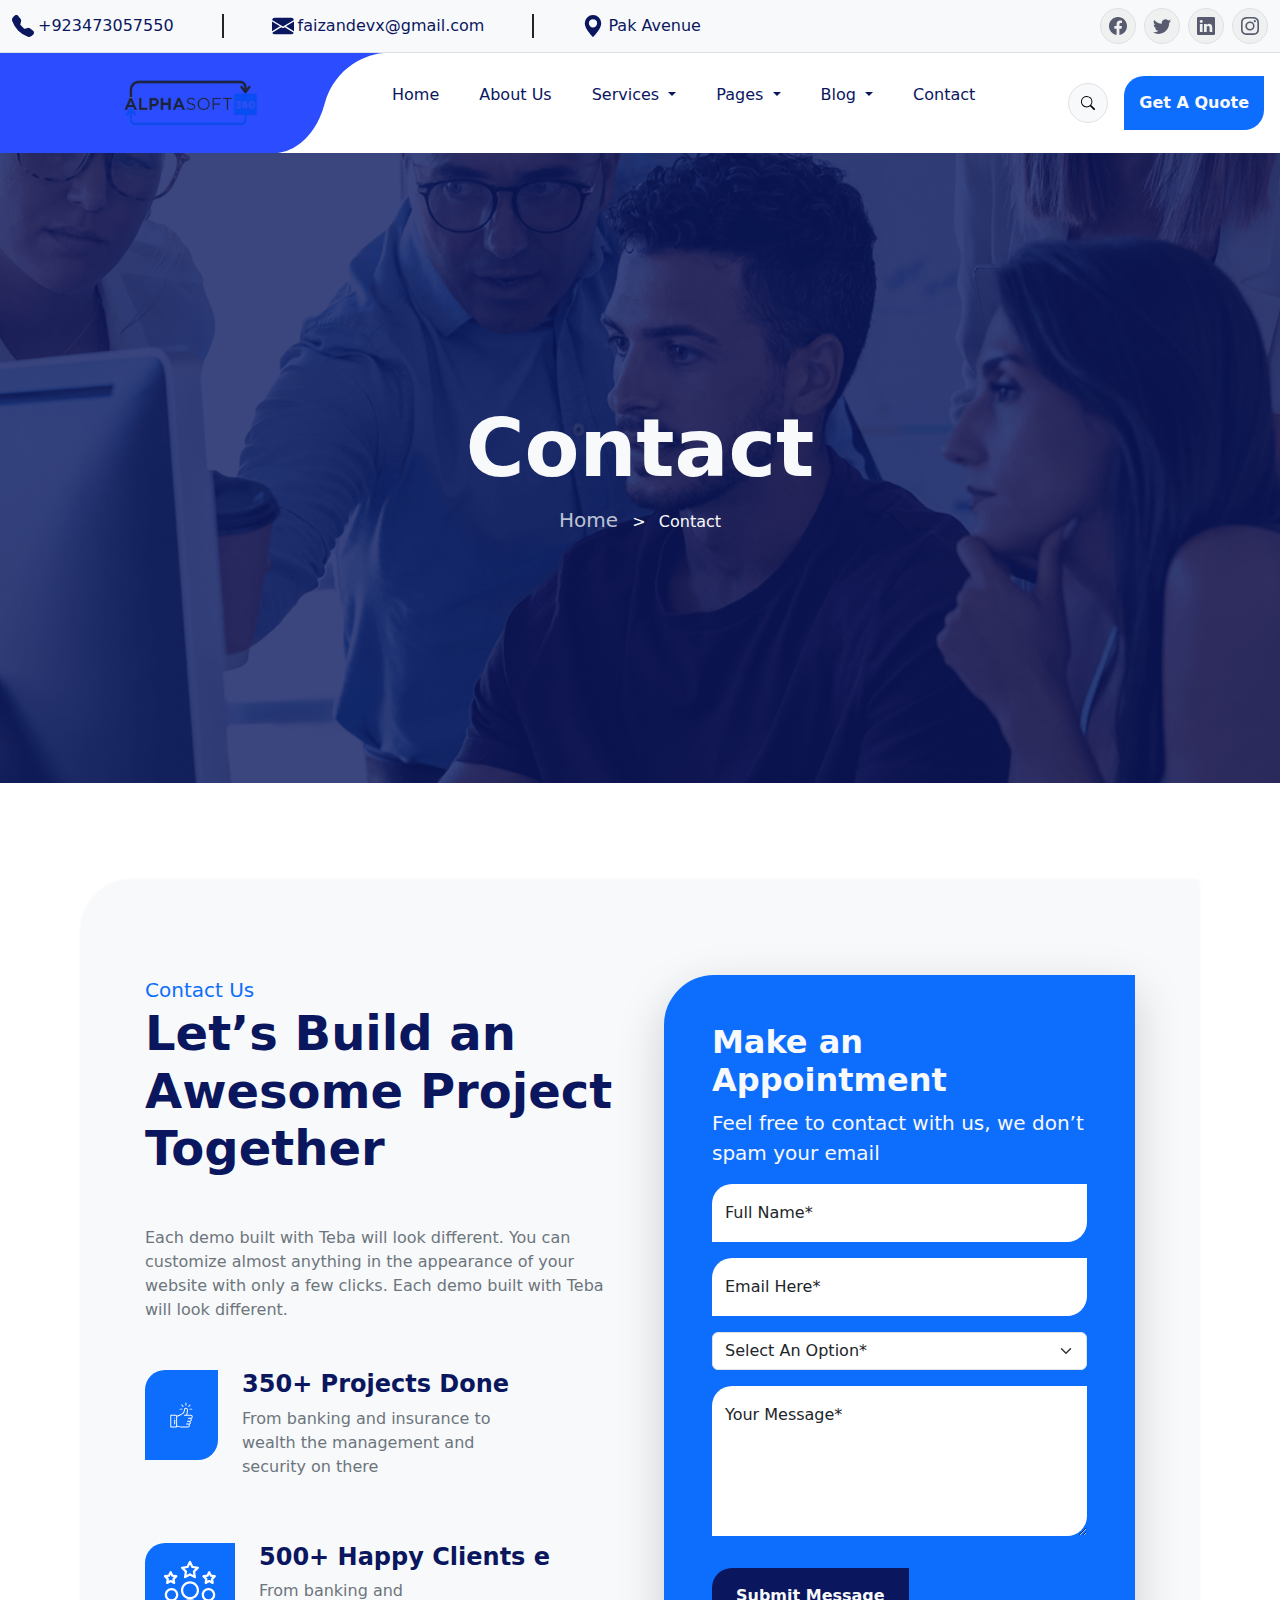
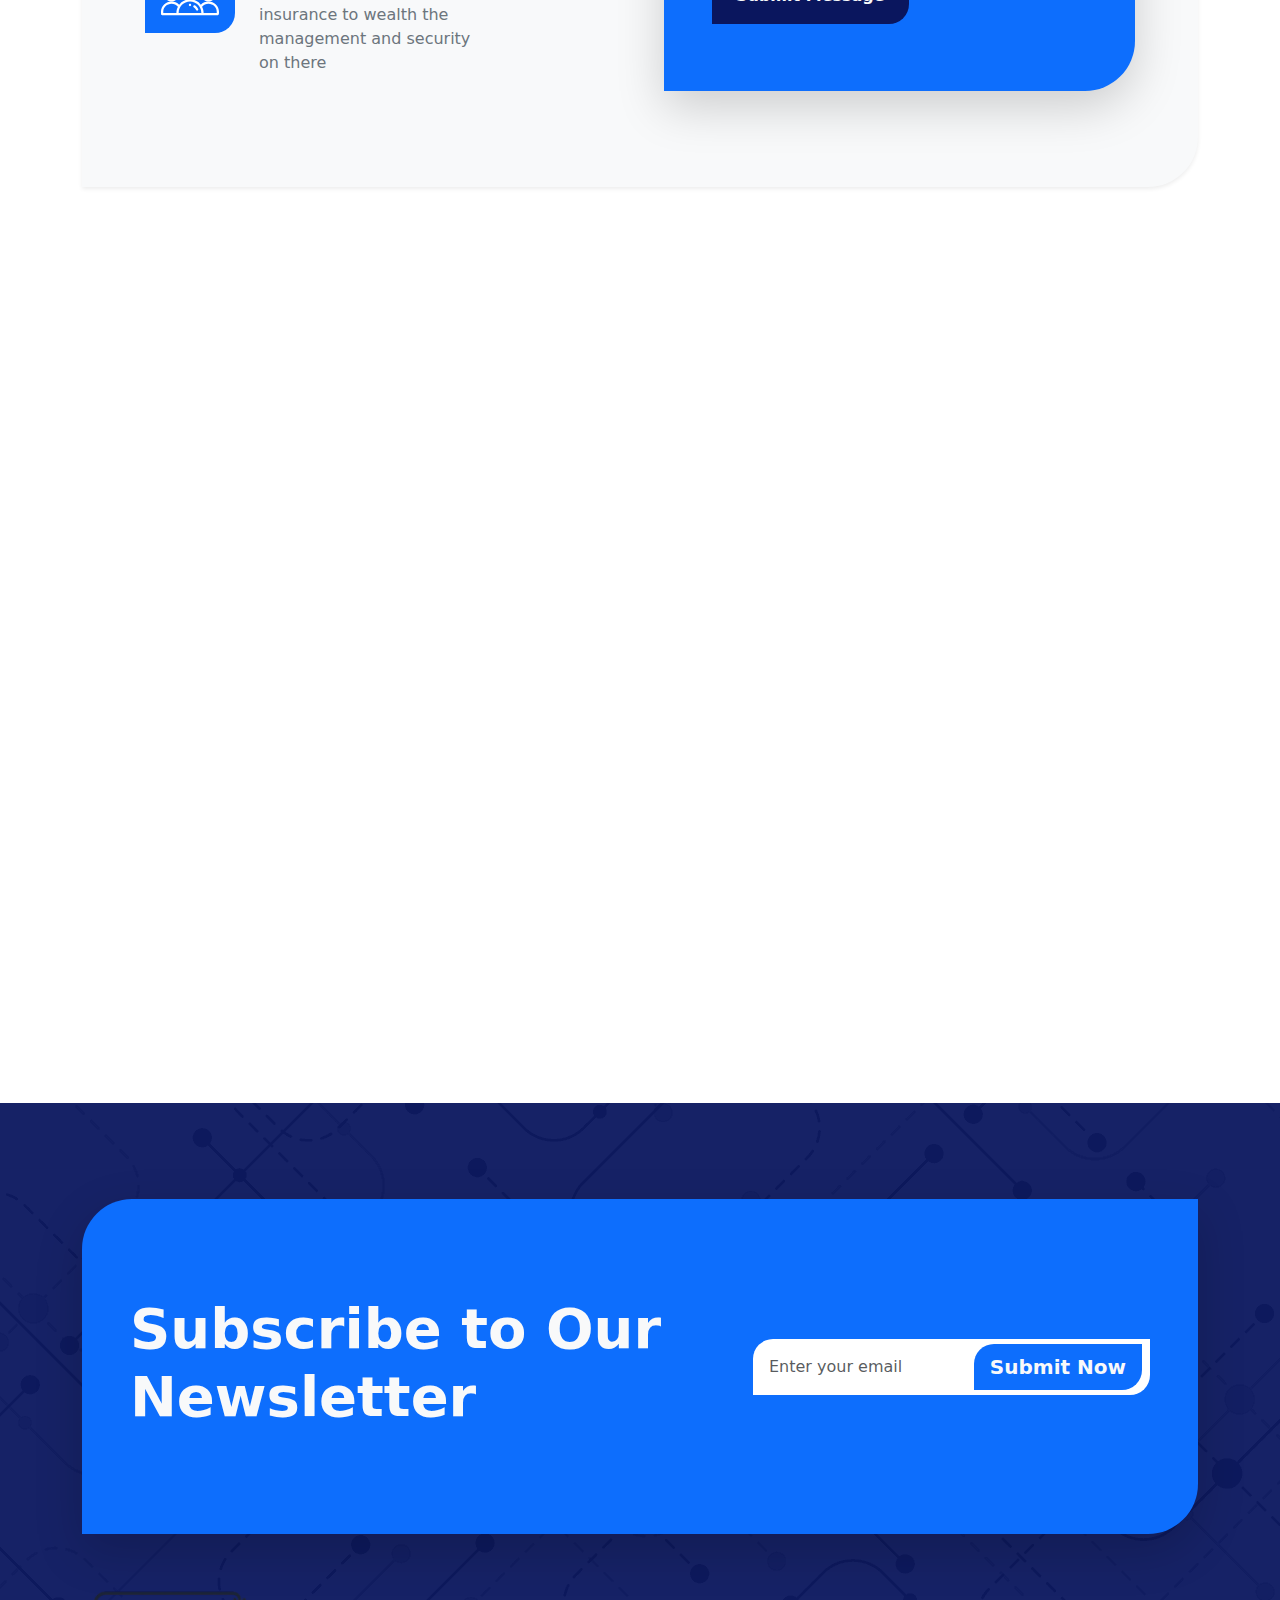
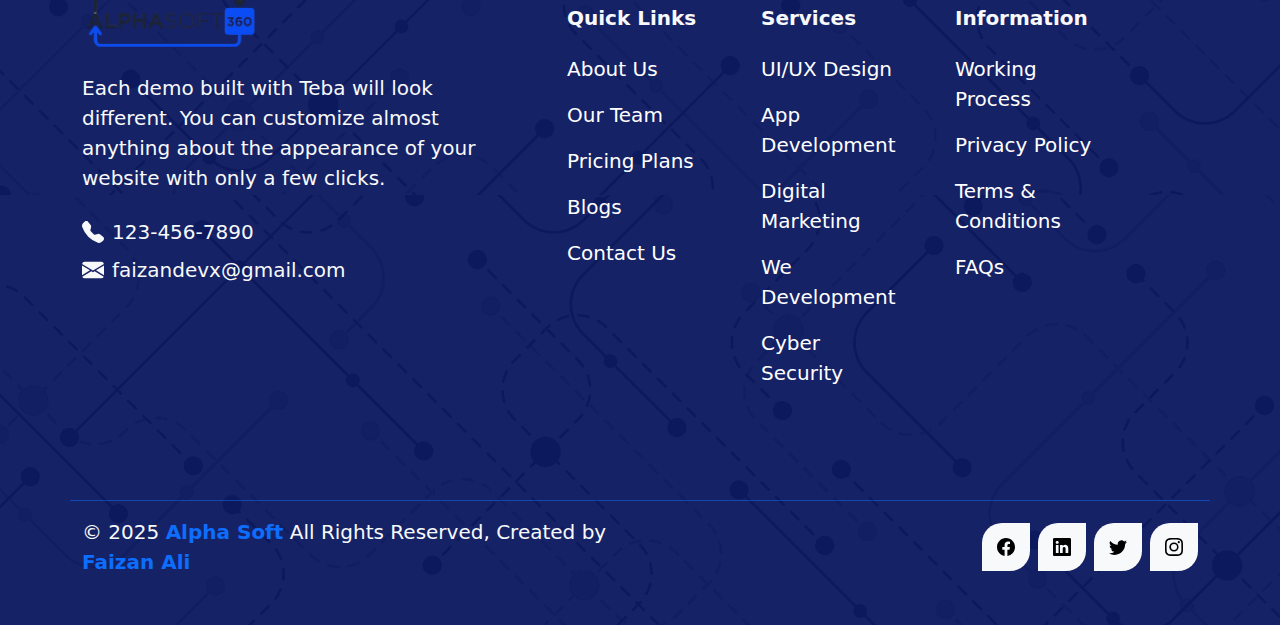
<file: Frontend/AlphaSoft360/contact.html>
<!DOCTYPE html>
<html lang="en">

<head>
    <meta charset="UTF-8">
    <meta name="viewport" content="width=device-width, initial-scale=1.0">
    <title>Contact Section</title>
    <link href="https://cdn.jsdelivr.net/npm/bootstrap@5.3.2/dist/css/bootstrap.min.css" rel="stylesheet">
    <link rel="stylesheet" href="style.css">
</head>

<body class="m-auto">

    <header>
        <!-- TOP NAVBAR (Contact + Social) -->
        <nav class="navbar navbar-expand-md navbar-light bg-light border-bottom py-2">
            <div class="container-fluid">
                <div class="d-flex d-md-none justify-content-center mb-2">
                    <a href="mailto:faizandevx@gmail.com" class="text-decoration-none fw-semibold"
                        style="color: #0a165e;">
                        faizandevx@gmail.com
                    </a>
                </div>
                <!-- Toggler for top navbar -->
                <button class="navbar-toggler" type="button" data-bs-toggle="collapse" data-bs-target="#topbarMenu"
                    aria-controls="topbarMenu" aria-expanded="false" aria-label="Toggle navigation">
                    <span class="navbar-toggler-icon"></span>
                </button>

                <!-- Left: Contact Info -->
                <div class="collapse navbar-collapse" id="topbarMenu">
                    <ul class="navbar-nav me-auto mb-2 mb-md-0">
                        <!-- Phone -->
                        <li class="nav-item d-flex align-items-center pe-5 border-end border-2 border-dark"
                            style="color: #0a165e;">
                            <svg xmlns="http://www.w3.org/2000/svg" width="22" height="22" fill="currentColor"
                                class="bi bi-telephone-fill me-1" viewBox="0 0 16 16">
                                <path fill-rule="evenodd"
                                    d="M1.885.511a1.745 1.745 0 0 1 2.61.163L6.29 2.98c.329.423.445.974.315 1.494l-.547 2.19a.68.68 0 0 0 .178.643l2.457 2.457a.68.68 0 0 0 .644.178l2.189-.547a1.75 1.75 0 0 1 1.494.315l2.306 1.794c.829.645.905 1.87.163 2.611l-1.034 1.034c-.74.74-1.846 1.065-2.877.702a18.6 18.6 0 0 1-7.01-4.42 18.6 18.6 0 0 1-4.42-7.009c-.362-1.03-.037-2.137.703-2.877z" />
                            </svg>
                            <a href="#" class="text-decoration-none bg-text-color"
                                style="color: #0a165e;">+923473057550</a>
                        </li>

                        <!-- Email -->
                        <li class="nav-item d-flex align-items-center px-5 border-end border-2 border-dark"
                            style="color: #0a165e;">
                            <svg xmlns="http://www.w3.org/2000/svg" width="22" height="22" fill="currentColor"
                                class="bi bi-envelope-fill me-1" viewBox="0 0 16 16">
                                <path
                                    d="M.05 3.555A2 2 0 0 1 2 2h12a2 2 0 0 1 1.95 1.555L8 8.414zM0 4.697v7.104l5.803-3.558zM6.761 8.83l-6.57 4.027A2 2 0 0 0 2 14h12a2 2 0 0 0 1.808-1.144l-6.57-4.027L8 9.586zm3.436-.586L16 11.801V4.697z" />
                            </svg>
                            <a href="mailto:faizandevx@gmail.com" class="text-decoration-none bg-text-color"
                                style="color: #0a165e;">
                                faizandevx@gmail.com
                            </a>
                        </li>

                        <!-- Address -->
                        <li class="nav-item d-flex align-items-center px-5" style="color: #0a165e;">
                            <svg xmlns="http://www.w3.org/2000/svg" width="22" height="22" fill="currentColor"
                                class="bi bi-geo-alt-fill me-1" viewBox="0 0 16 16">
                                <path
                                    d="M8 16s6-5.686 6-10A6 6 0 0 0 2 6c0 4.314 6 10 6 10m0-7a3 3 0 1 1 0-6 3 3 0 0 1 0 6" />
                            </svg>
                            <span class="">
                                <a href="#" class="text-decoration-none bg-text-color" style="color: #0a165e;">Pak
                                    Avenue</a></span>
                        </li>
                    </ul>
                </div>

                <!-- Right: Social Icons -->
                <ul class="navbar-nav flex-row gap-2">
                    <!-- Facebook -->
                    <li class="nav-item">
                        <a href="#"
                            class="text-color nav-link p-0 border rounded-circle d-flex align-items-center justify-content-center"
                            style="width:36px;height:36px;">
                            <svg xmlns="http://www.w3.org/2000/svg" width="18" height="18" fill="currentColor"
                                class="bi bi-facebook" viewBox="0 0 16 16">
                                <path d="M16 8.049c0-4.446-3.582-8.05-8-8.05C3.58 0-.002 
                                                    3.603-.002 8.05c0 4.017 2.926 7.347 
                                                    6.75 7.951v-5.625h-2.03V8.05H6.75V6.275c0-2.017 
                                                    1.195-3.131 3.022-3.131.876 0 1.791.157 
                                                    1.791.157v1.98h-1.009c-.993 0-1.303.621-1.303 
                                                    1.258v1.51h2.218l-.354 2.326H9.25V16c3.824-.604 
                                                    6.75-3.934 6.75-7.951" />
                            </svg>
                        </a>
                    </li>
                    <!-- Twitter -->
                    <li class="nav-item">
                        <a href="#"
                            class="text-color nav-link p-0 border rounded-circle d-flex align-items-center justify-content-center"
                            style="width:36px;height:36px;">
                            <svg xmlns="http://www.w3.org/2000/svg" width="18" height="18" fill="currentColor"
                                class="bi bi-twitter" viewBox="0 0 16 16">
                                <path d="M5.026 15c6.038 0 9.341-5.003 
                                                    9.341-9.334q.002-.211-.006-.422A6.7 6.7 0 
                                                    0 0 16 3.542a6.7 6.7 0 0 
                                                    1-1.889.518 3.3 3.3 0 0 
                                                    0 1.447-1.817 6.5 6.5 0 0 
                                                    1-2.087.793A3.286 3.286 0 0 
                                                    0 7.875 6.03a9.32 9.32 0 0 
                                                    1-6.767-3.429 3.29 3.29 0 0 
                                                    0 1.018 4.382A3.3 3.3 0 0 
                                                    1 .64 6.575v.045a3.29 3.29 0 0 
                                                    0 2.632 3.218 3.2 3.2 0 0 
                                                    1-.865.115 3 3 0 0 
                                                    1-.614-.057 3.28 3.28 0 0 
                                                    0 3.067 2.277A6.6 6.6 0 0 
                                                    1 .78 13.58a6 6 0 0 
                                                    1-.78-.045A9.34 9.34 0 0 0 5.026 15" />
                            </svg>
                        </a>
                    </li>
                    <!-- LinkedIn -->
                    <li class="nav-item">
                        <a href="#"
                            class="text-color nav-link p-0 border rounded-circle d-flex align-items-center justify-content-center"
                            style="width:36px;height:36px;">
                            <svg xmlns="http://www.w3.org/2000/svg" width="18" height="18" fill="currentColor"
                                class="bi bi-linkedin" viewBox="0 0 16 16">
                                <path d="M0 1.146C0 .513.526 0 1.175 0h13.65C15.474 
                                                    0 16 .513 16 1.146v13.708c0 .633-.526 
                                                    1.146-1.175 1.146H1.175C.526 16 0 
                                                    15.487 0 14.854zm4.943 
                                                    12.248V6.169H2.542v7.225zm-1.2-8.212c.837 
                                                    0 1.358-.554 1.358-1.248-.015-.709-.52-1.248-1.342-1.248S2.4 
                                                    3.226 2.4 3.934c0 .694.521 1.248 
                                                    1.327 1.248zm4.908 8.212V9.359c0-.216.016-.432.08-.586.173-.431.568-.878 
                                                    1.232-.878.869 0 1.216.662 1.216 
                                                    1.634v3.865h2.401V9.25c0-2.22-1.184-3.252-2.764-3.252-1.274 
                                                    0-1.845.7-2.165 1.193v.025h-.016l.016-.025V6.169h-2.4c.03.678 
                                                    0 7.225 0 7.225z" />
                            </svg>
                        </a>
                    </li>
                    <!-- Instagram -->
                    <li class="nav-item">
                        <a href="#"
                            class="text-color nav-link p-0 border rounded-circle d-flex align-items-center justify-content-center"
                            style="width:36px;height:36px;">
                            <svg xmlns="http://www.w3.org/2000/svg" width="18" height="18" fill="currentColor"
                                class="bi bi-instagram" viewBox="0 0 16 16">
                                <path d="M8 0C5.829 0 5.556.01 4.703.048 
                                                    3.85.088 3.269.222 2.76.42a3.9 3.9 
                                                    0 0 0-1.417.923A3.9 3.9 0 0 
                                                    0 .42 2.76C.222 3.268.087 3.85.048 
                                                    4.7.01 5.555 0 5.827 0 8.001c0 
                                                    2.172.01 2.444.048 3.297.04.852.174 
                                                    1.433.372 1.942.205.526.478.972.923 
                                                    1.417.444.445.89.719 1.416.923.51.198 
                                                    1.09.333 1.942.372C5.555 15.99 5.827 
                                                    16 8 16s2.444-.01 3.298-.048c.851-.04 
                                                    1.434-.174 1.943-.372a3.9 3.9 0 0 
                                                    0 1.416-.923c.445-.445.718-.891.923-1.417.197-.509.332-1.09.372-1.942C15.99 
                                                    10.445 16 10.173 16 8s-.01-2.445-.048-3.299c-.04-.851-.175-1.433-.372-1.941a3.9 
                                                    3.9 0 0 0-.923-1.417A3.9 3.9 0 0 
                                                    0 13.24.42c-.51-.198-1.092-.333-1.943-.372C10.443.01 
                                                    10.172 0 7.998 0zm-.717 1.442h.718c2.136 
                                                    0 2.389.007 3.232.046.78.035 1.204.166 
                                                    1.486.275.373.145.64.319.92.599s.453.546.598.92c.11.281.24.705.275 
                                                    1.485.039.843.047 1.096.047 3.231s-.008 
                                                    2.389-.047 3.232c-.035.78-.166 1.203-.275 
                                                    1.485a2.5 2.5 0 0 1-.599.919c-.28.28-.546.453-.92.598-.28.11-.704.24-1.485.276-.843.038-1.096.047-3.232.047s-2.39-.009-3.233-.047c-.78-.036-1.203-.166-1.485-.276a2.5 2.5 
                                                    0 0 1-.92-.598 2.5 2.5 0 0 1-.6-.92c-.109-.281-.24-.705-.275-1.485-.038-.843-.046-1.096-.046-3.233s.008-2.388.046-3.231c.036-.78.166-1.204.276-1.486.145-.373.319-.64.599-.92s.546-.453.92-.598c.282-.11.705-.24 
                                                    1.485-.276.738-.034 1.024-.044 2.515-.045zm4.988 
                                                    1.328a.96.96 0 1 0 0 1.92.96.96 
                                                    0 0 0 0-1.92m-4.27 1.122a4.109 
                                                    4.109 0 1 0 0 8.217 4.109 4.109 
                                                    0 0 0 0-8.217m0 1.441a2.667 2.667 
                                                    0 1 1 0 5.334 2.667 2.667 0 0 1 0-5.334" />
                            </svg>
                        </a>
                    </li>
                </ul>
            </div>
        </nav>

        <!-- MAIN NAVBAR -->
        <nav class="navbar navbar-expand-lg navbar-light bg-white p-0 pe-3">
            <div class="container-fluid p-0">
                <!-- Brand -->
                <div class="svg-wrapper position-relative">
                    <svg viewBox="0 0 384 100" xmlns="http://www.w3.org/2000/svg" preserveAspectRatio="xMidYMid meet">
                        <path
                            d="M324.5 51.2295C313.7 90.2459 287.333 100 275.5 100H0V0H384C368.667 0.819672 335.3 12.2131 324.5 51.2295Z"
                            fill="#2B4DFF" />
                    </svg>
                    <img src="alpha-removebg-preview.png" alt="Logo"
                        class="position-absolute top-50 start-50 translate-middle">
                </div>

                <!-- Toggler -->
                <button class="navbar-toggler" type="button" data-bs-toggle="collapse" data-bs-target="#mainMenu"
                    aria-controls="mainMenu" aria-expanded="false" aria-label="Toggle navigation">
                    <span class="navbar-toggler-icon"></span>
                </button>

                <!-- Links -->
                <div class="collapse navbar-collapse" id="mainMenu">
                    <ul class="navbar-nav me-auto mb-2 mb-lg-0 gap-4 fw-medium fs-6">
                        <li class="nav-item"><a class="nav-link" style="color: #0a165e;" href="index.html">Home</a></li>
                        <li class="nav-item"><a class="nav-link" style="color: #0a165e;" href="about.html">About Us</a>
                        </li>

                        <!-- Services Dropdown -->
                        <li class="nav-item dropdown">
                            <a class="nav-link dropdown-toggle" style="color: #0a165e;" href="#" id="servicesDropdown"
                                role="button" data-bs-toggle="dropdown" aria-expanded="false">
                                Services
                            </a>
                            <ul class="dropdown-menu custom-dropdown rounded-0 border-0 mt-3"
                                aria-labelledby="servicesDropdown" style="color: #0a165e;">
                                <li><a class="dropdown-item custom-item" href="./services.html">Service</a></li>
                                <li><a class="dropdown-item custom-item" href="#">Service Details</a></li>
                            </ul>
                        </li>

                        <!-- Pages Dropdown -->
                        <li class="nav-item dropdown">
                            <a class="nav-link dropdown-toggle" style="color: #0a165e;" href="#" id="pagesDropdown"
                                role="button" data-bs-toggle="dropdown" aria-expanded="false">
                                Pages
                            </a>
                            <ul class="dropdown-menu dropdown-menu custom-dropdown rounded-0 border-0 mt-3"
                                aria-labelledby="pagesDropdown" style="color: #0a165e;">
                                <li><a class="dropdown-item custom-item" href="./team.html">Team</a></li>
                                <li><a class="dropdown-item custom-item" href="./team-details.html">Team Details</a></li>
                                <li><a class="dropdown-item custom-item" href="./pricing.html">Price</a></li>
                                    <li><a class="dropdown-item custom-item" href="./project.html">Project</a></li>
                                <li><a class="dropdown-item custom-item" href="./project-details.html">Project Details</a></li>
                                <li><a class="dropdown-item custom-item" href="./faq’s.html">FAQ</a></li>
                            </ul>
                        </li>

                        <!-- Blog Dropdown -->
                        <li class="nav-item dropdown">
                            <a class="nav-link dropdown-toggle" style="color: #0a165e;" href="#" id="blogDropdown"
                                role="button" data-bs-toggle="dropdown" aria-expanded="false">
                                Blog
                            </a>
                            <ul class="dropdown-menu dropdown-menu custom-dropdown rounded-0 border-0 mt-3"
                                aria-labelledby="blogDropdown" style="color: #0a165e;">
                                <li><a class="dropdown-item custom-item" href="#">Blog Grid</a></li>
                                <li><a class="dropdown-item custom-item" href="#">Blog List</a></li>
                                <li><a class="dropdown-item custom-item" href="#">Blog Details</a></li>
                                <li><a class="dropdown-item custom-item" href="#">Project</a></li>
                            </ul>
                        </li>

                        <li class="nav-item"><a class="nav-link" style="color: #0a165e;"
                                href="./contact.html">Contact</a></li>
                    </ul>

                    <!-- Right Side Buttons -->
                    <div class="d-flex align-items-center">
                        <!-- Search -->
                        <a href="#"
                            class="btn btn-light border rounded-circle d-flex align-items-center justify-content-center me-3"
                            style="width:40px;height:40px;">
                            <svg xmlns="http://www.w3.org/2000/svg" width="16" height="16" fill="currentColor"
                                class="bi bi-search" viewBox="0 0 16 16">
                                <path d="M11.742 10.344a6.5 6.5 0 1 0-1.397 1.398h-.001
                                            q.044.06.098.115l3.85 3.85a1 1 0 0 0
                                            1.415-1.414l-3.85-3.85a1 1 0 0
                                            0-.115-.1zM12 6.5a5.5 5.5 0 1
                                            1-11 0 5.5 5.5 0 0 1 11 0" />
                            </svg>
                        </a>
                        <!-- CTA -->
                        <button class="Button fw-semibold fs-6 bg-primary text-light border-0 hover-center-slide">
                            <span>Get A Quote</span>
                        </button>
                    </div>
                </div>
            </div>
        </nav>
    </header>

    <main>

        <section>
            <div class="w-100 position-relative text-light d-flex align-items-center justify-content-center"
                style="background-image: url('./aboutbgimage.png'); background-size: cover; background-position: center; height: 70vh;">

                <!-- Overlay -->
                <div class="position-absolute top-0 start-0 w-100 h-100"
                    style="background-color: #0a165e; opacity: 0.8;">
                </div>

                <!-- Content -->
                <div class="position-relative text-center px-3">
                    <h1 class="fw-bold display-1">Contact</h1>
                    <a href="index.html" class="text-decoration-none lead text-light text-opacity-75">Home </a>
                    <span class="mx-2"> ></span>
                    <span> Contact</span>
                </div>
            </div>
        </section>

        <section>
            <div class="p-5">
                <div class="container py-5">
                    <div class="bg-light shadow-sm py-5 custom-button">
                        <div class="row g-5 p-5">
                            <div class="col-6">
                                <div class="mb-5">
                                    <span class="lead fw-medium text-primary">Contact Us</span>
                                    <h1 class="h1 display-5 fw-bold" style="color: #0a165e;">Let’s Build an Awesome
                                        Project
                                        Together</h1>
                                    <p class="text-secondary opacity-100 fs-6 fw-normal mt-5">Each demo built with Teba
                                        will
                                        look
                                        different. You
                                        can customize almost anything in the appearance of your website with only a few
                                        clicks. Each demo built with Teba will look different.</p>
                                </div>

                                <div class="d-flex mb-5">
                                    <svg width="90" height="90" class="Button bg-primary p-4" viewBox="0 0 44 44"
                                        fill="none" xmlns="http://www.w3.org/2000/svg">
                                        <path
                                            d="M29.7344 0C29.2598 0 28.875 0.384828 28.875 0.859375V4.8125C28.875 5.28705 29.2598 5.67188 29.7344 5.67188C30.2089 5.67188 30.5938 5.28705 30.5938 4.8125V0.859375C30.5938 0.384828 30.2089 0 29.7344 0Z"
                                            fill="white"></path>
                                        <path
                                            d="M9.96875 26.8125C9.49437 26.8125 9.10938 27.1975 9.10938 27.6719C9.10938 28.1463 9.49437 28.5312 9.96875 28.5312C10.4431 28.5312 10.8281 28.1463 10.8281 27.6719C10.8281 27.1975 10.4431 26.8125 9.96875 26.8125Z"
                                            fill="white"></path>
                                        <path
                                            d="M41.7656 25.0938C41.7656 23.1983 40.2236 21.6562 38.3281 21.6562H31.9127C32.9059 19.1122 33.3079 16.1178 33.2304 13.4523C33.2156 12.9436 33.1961 12.6495 33.1697 12.4643C33.1253 10.6074 31.6006 9.10938 29.7344 9.10938C27.8389 9.10938 26.2969 10.6514 26.2969 12.5469V13.4062C26.2969 18.8415 19.3175 21.8952 14.0504 23.2048C13.6522 22.2943 12.7432 21.6562 11.6875 21.6562H3.09375C2.6192 21.6562 2.23438 22.0411 2.23438 22.5156V43.1406C2.23438 43.6152 2.6192 44 3.09375 44H11.6875C12.7361 44 13.6399 43.3703 14.0423 42.4695C14.4784 42.5814 14.8833 42.6871 15.257 42.7848C18.2575 43.5684 19.9103 44 23.9302 44H33.1719C35.0673 44 36.6094 42.4579 36.6094 40.5625C36.6094 39.8557 36.3948 39.1983 36.0276 38.6514C37.3551 38.1871 38.3281 36.9187 38.3281 35.4062C38.3281 34.7021 38.1188 34.0425 37.7527 33.4931C39.0744 33.028 40.0469 31.7625 40.0469 30.25C40.0469 29.5432 39.8323 28.8858 39.4651 28.3389C40.7926 27.8746 41.7656 26.6062 41.7656 25.0938ZM12.5469 41.4219C12.5469 41.8957 12.1614 42.2812 11.6875 42.2812H3.95312V23.375H11.6875C12.1614 23.375 12.5469 23.7605 12.5469 24.2344V41.4219ZM38.3281 26.8125C36.4849 26.8125 36.0455 26.8125 34.0312 26.8125C33.5567 26.8125 33.1719 27.1973 33.1719 27.6719C33.1719 28.1464 33.5567 28.5312 34.0312 28.5312H36.6094C37.5571 28.5312 38.3281 29.3023 38.3281 30.25C38.3281 31.1993 37.5586 31.9688 36.6094 31.9688H32.3125C31.838 31.9688 31.4531 32.3536 31.4531 32.8281C31.4531 33.3027 31.838 33.6875 32.3125 33.6875H34.8906C35.8271 33.6875 36.6094 34.4356 36.6094 35.4062C36.6094 36.3555 35.8399 37.125 34.8906 37.125C33.0474 37.125 32.608 37.125 30.5938 37.125C30.1192 37.125 29.7344 37.5098 29.7344 37.9844C29.7344 38.4589 30.1192 38.8438 30.5938 38.8438H33.1719C34.1196 38.8438 34.8906 39.6148 34.8906 40.5625C34.8906 41.5102 34.1196 42.2812 33.1719 42.2812H23.9302C20.1311 42.2812 18.6473 41.8938 15.6913 41.1218C15.2583 41.0087 14.7833 40.8847 14.2656 40.7527V24.924C20.4847 23.4426 28.0156 19.8267 28.0156 13.4062V12.5469C28.0156 11.5992 28.7867 10.8281 29.7344 10.8281C30.6804 10.8281 31.4513 11.598 31.4531 12.5442V12.5469C31.4531 12.9204 31.9193 17.504 30.0501 21.6562H27.1562C26.6817 21.6562 26.2969 22.0411 26.2969 22.5156C26.2969 22.9902 26.6817 23.375 27.1562 23.375C27.7564 23.375 37.3486 23.375 38.3281 23.375C39.2758 23.375 40.0469 24.146 40.0469 25.0938C40.0469 26.043 39.2774 26.8125 38.3281 26.8125Z"
                                            fill="white"></path>
                                        <path
                                            d="M9.96875 30.25C9.4942 30.25 9.10938 30.6348 9.10938 31.1094V37.9844C9.10938 38.4589 9.4942 38.8438 9.96875 38.8438C10.4433 38.8438 10.8281 38.4589 10.8281 37.9844V31.1094C10.8281 30.6348 10.4433 30.25 9.96875 30.25Z"
                                            fill="white"></path>
                                        <path
                                            d="M22.8594 10.8281H19.4219C18.9473 10.8281 18.5625 11.213 18.5625 11.6875C18.5625 12.162 18.9473 12.5469 19.4219 12.5469H22.8594C23.3339 12.5469 23.7188 12.162 23.7188 11.6875C23.7188 11.213 23.3339 10.8281 22.8594 10.8281Z"
                                            fill="white"></path>
                                        <path
                                            d="M40.0469 10.8281H36.6094C36.1348 10.8281 35.75 11.213 35.75 11.6875C35.75 12.162 36.1348 12.5469 36.6094 12.5469H40.0469C40.5214 12.5469 40.9062 12.162 40.9062 11.6875C40.9062 11.213 40.5214 10.8281 40.0469 10.8281Z"
                                            fill="white"></path>
                                        <path
                                            d="M37.6337 3.79069C37.298 3.45519 36.754 3.45519 36.4182 3.79069L33.988 6.22091C33.6524 6.5565 33.6524 7.10066 33.988 7.43633C34.3238 7.77191 34.8677 7.77183 35.2034 7.43633L37.6337 5.0061C37.9692 4.67052 37.9692 4.12636 37.6337 3.79069Z"
                                            fill="white"></path>
                                        <path
                                            d="M25.4813 6.22091L23.0511 3.79069C22.7154 3.45519 22.1714 3.45519 21.8357 3.79069C21.5001 4.12627 21.5001 4.67043 21.8357 5.0061L24.2659 7.43633C24.6017 7.77191 25.1456 7.77183 25.4813 7.43633C25.8169 7.10074 25.8169 6.55659 25.4813 6.22091Z"
                                            fill="white"></path>
                                    </svg>

                                    <div class="ms-4">
                                        <h4 class="h4 fw-bold" style="color: #0a165e;">350+ Projects Done</h4>
                                        <p class="text-secondary opacity-100 fw-normal w-75">From banking and insurance
                                            to
                                            wealth the management and security on there</p>
                                    </div>
                                </div>

                                <div class="d-flex mt-5">
                                    <div>
                                        <svg width="90" height="90" class="Button bg-primary p-3" viewBox="0 0 40 40"
                                            fill="none" xmlns="http://www.w3.org/2000/svg">
                                            <g clip-path="url(#clip0_2505_4399)">
                                                <path
                                                    d="M20.7812 31.7188C20.7812 32.1503 20.4315 32.5 20 32.5C19.5685 32.5 19.2188 32.1503 19.2188 31.7188C19.2188 31.2872 19.5685 30.9375 20 30.9375C20.4315 30.9375 20.7812 31.2872 20.7812 31.7188Z"
                                                    fill="white"></path>
                                                <path
                                                    d="M37.4219 24.6875C37.4219 22.1027 35.3192 20 32.7344 20C30.1495 20 28.0469 22.1027 28.0469 24.6875C28.0469 27.2723 30.1495 29.375 32.7344 29.375C35.3192 29.375 37.4219 27.2723 37.4219 24.6875ZM32.7344 27.8125C31.0114 27.8125 29.6094 26.4105 29.6094 24.6875C29.6094 22.9645 31.0114 21.5625 32.7344 21.5625C34.4574 21.5625 35.8594 22.9645 35.8594 24.6875C35.8594 26.4105 34.4574 27.8125 32.7344 27.8125Z"
                                                    fill="white"></path>
                                                <path
                                                    d="M32.7344 29.375C30.7657 29.375 28.8025 30.1923 27.4652 31.5173C25.705 29.2041 22.9907 27.8125 20 27.8125C17.1359 27.8125 14.3607 29.1193 12.5351 31.5173C11.1975 30.1926 9.23462 29.375 7.26562 29.375C3.32733 29.375 0 32.5949 0 36.4062V37.9688C0 38.4003 0.349731 38.75 0.78125 38.75H39.2188C39.6503 38.75 40 38.4003 40 37.9688V36.4062C40 32.5949 36.6727 29.375 32.7344 29.375ZM1.5625 36.4062C1.5625 33.4418 4.17419 30.9375 7.26562 30.9375C8.95721 30.9375 10.6348 31.687 11.6733 32.8784C10.9866 34.2047 10.625 35.683 10.625 37.1875H1.5625V36.4062ZM20 29.375C24.3472 29.375 27.8125 32.9022 27.8125 37.1875H12.1875C12.1875 32.8452 15.7236 29.375 20 29.375ZM38.4375 37.1875H29.375C29.375 35.683 29.0134 34.2047 28.3267 32.8784C29.3652 31.687 31.0428 30.9375 32.7344 30.9375C35.8258 30.9375 38.4375 33.4418 38.4375 36.4062V37.1875Z"
                                                    fill="white"></path>
                                                <path
                                                    d="M11.9531 24.6875C11.9531 22.1027 9.85046 20 7.26562 20C4.68079 20 2.57812 22.1027 2.57812 24.6875C2.57812 27.2723 4.68079 29.375 7.26562 29.375C9.85046 29.375 11.9531 27.2723 11.9531 24.6875ZM7.26562 27.8125C5.5426 27.8125 4.14062 26.4105 4.14062 24.6875C4.14062 22.9645 5.5426 21.5625 7.26562 21.5625C8.98865 21.5625 10.3906 22.9645 10.3906 24.6875C10.3906 26.4105 8.98865 27.8125 7.26562 27.8125Z"
                                                    fill="white"></path>
                                                <path
                                                    d="M26.25 21.5625C26.25 18.1161 23.4464 15.3125 20 15.3125C16.5536 15.3125 13.75 18.1161 13.75 21.5625C13.75 25.0089 16.5536 27.8125 20 27.8125C23.4464 27.8125 26.25 25.0089 26.25 21.5625ZM20 26.25C17.4152 26.25 15.3125 24.1473 15.3125 21.5625C15.3125 18.9777 17.4152 16.875 20 16.875C22.5848 16.875 24.6875 18.9777 24.6875 21.5625C24.6875 24.1473 22.5848 26.25 20 26.25Z"
                                                    fill="white"></path>
                                                <path
                                                    d="M26.1828 5.79376C26.0909 5.51086 25.8465 5.30487 25.552 5.26215L22.1822 4.77295L20.6734 1.68823C20.5425 1.41998 20.2703 1.25 19.9718 1.25C19.6734 1.25 19.4012 1.41998 19.2699 1.68793L17.7614 4.77295L14.3917 5.26184C14.0972 5.30457 13.8528 5.51086 13.7609 5.79376C13.669 6.07666 13.7456 6.38702 13.9587 6.59454L16.3988 8.97278L15.823 12.3312C15.7726 12.6242 15.8932 12.9205 16.1339 13.0951C16.3732 13.269 16.6918 13.2938 16.9567 13.1546L19.9718 11.5692L22.9882 13.1546C23.2513 13.2932 23.5702 13.27 23.8109 13.0951C24.0514 12.9202 24.172 12.6242 24.1216 12.3309L23.5451 8.97278L25.985 6.59454C26.198 6.38702 26.2746 6.07666 26.1828 5.79376ZM22.1599 8.14056C21.9759 8.32001 21.8917 8.5788 21.9353 8.83209L22.3135 11.0352L20.3353 9.99512C20.1076 9.87549 19.8357 9.87549 19.6081 9.99512L17.6305 11.0352L18.0083 8.83209C18.0517 8.57849 17.9674 8.32001 17.7834 8.14056L16.1831 6.58081L18.3941 6.25977C18.6498 6.22284 18.8705 6.06171 18.9837 5.82977L19.9718 3.80951L20.9597 5.82977C21.0732 6.06201 21.2939 6.22284 21.5493 6.25977L23.7606 6.58081L22.1599 8.14056Z"
                                                    fill="white"></path>
                                                <path
                                                    d="M37.8602 11.6492C37.7683 11.3663 37.5238 11.1603 37.2294 11.1176L34.9463 10.7858L33.9255 8.71674C33.794 8.45001 33.5227 8.28125 33.2251 8.28125C33.2251 8.28125 33.2251 8.28125 33.2248 8.28125C32.9276 8.28125 32.656 8.45001 32.5245 8.71674L31.503 10.7858L29.2197 11.1176C28.9255 11.1603 28.6811 11.3663 28.5892 11.6492C28.4971 11.9321 28.5737 12.2424 28.7867 12.45L30.4386 14.061L30.0486 16.3345C29.9985 16.6275 30.1188 16.9235 30.3595 17.0984C30.6 17.2733 30.9189 17.2964 31.182 17.1582L33.2248 16.0849L35.2671 17.1582C35.5301 17.2964 35.8493 17.2733 36.0898 17.0984C36.3303 16.9238 36.4505 16.6275 36.4005 16.3345L36.0105 14.061L37.6627 12.45C37.8757 12.2424 37.952 11.9321 37.8602 11.6492ZM34.6259 13.2291C34.4416 13.4085 34.3576 13.667 34.4013 13.9203L34.5929 15.0385L33.5886 14.5108C33.3609 14.3912 33.089 14.3912 32.8617 14.5108L31.8564 15.0388L32.0484 13.9203C32.0917 13.667 32.0078 13.4085 31.8238 13.2291L31.0108 12.4362L32.1341 12.2733C32.3887 12.2363 32.6087 12.0764 32.7225 11.846L33.2248 10.8282L33.7268 11.8457C33.8407 12.0764 34.0607 12.2363 34.3152 12.2733L35.4386 12.4362L34.6259 13.2291Z"
                                                    fill="white"></path>
                                                <path
                                                    d="M11.2977 11.6492C11.2058 11.3663 10.9613 11.1603 10.6669 11.1176L8.38383 10.7858L7.36302 8.71674C7.23149 8.45001 6.96019 8.28125 6.66264 8.28125C6.36509 8.28125 6.09349 8.45001 5.96196 8.71674L4.94053 10.7858L2.65721 11.1176C2.36302 11.1603 2.11857 11.3663 2.02672 11.6492C1.93455 11.9321 2.01115 12.2424 2.22416 12.45L3.87608 14.061L3.48637 16.3345C3.43602 16.6275 3.55656 16.9235 3.79704 17.0984C4.03752 17.2733 4.35643 17.2964 4.61979 17.1582L6.66234 16.0849L8.70457 17.1582C8.96946 17.2974 9.28807 17.2723 9.52733 17.0984C9.7678 16.9238 9.88835 16.6275 9.83799 16.3345L9.44798 14.061L11.1002 12.45C11.3132 12.2424 11.3895 11.9321 11.2977 11.6492ZM8.06309 13.2291C7.87907 13.4085 7.79515 13.667 7.83848 13.9203L8.03044 15.0385L7.0258 14.5108C6.79844 14.3912 6.52653 14.3912 6.29918 14.5108L5.29362 15.0388L5.48558 13.9203C5.52922 13.667 5.44499 13.4085 5.26097 13.2291L4.44798 12.4362L5.57164 12.2733C5.82585 12.2363 6.04588 12.0764 6.15971 11.846L6.66203 10.8282L7.16404 11.8457C7.27787 12.0764 7.49791 12.2363 7.75242 12.2733L8.87578 12.4362L8.06309 13.2291Z"
                                                    fill="white"></path>
                                                <path
                                                    d="M23.4232 31.9605C23.0625 31.7234 22.5782 31.8238 22.3414 32.1845C22.1043 32.5449 22.2047 33.0293 22.5654 33.2664C23.2877 33.7409 23.8651 34.4026 24.235 35.1795C24.4199 35.5686 24.8856 35.735 25.276 35.5491C25.6657 35.3639 25.8311 34.8975 25.6458 34.5081C25.1533 33.473 24.3845 32.5919 23.4232 31.9605Z"
                                                    fill="white"></path>
                                            </g>
                                            <defs>
                                                <clipPath id="clip0_2505_4399">
                                                    <rect width="40" height="40" fill="white"></rect>
                                                </clipPath>
                                            </defs>
                                        </svg>
                                    </div>
                                    <div class="ms-4">
                                        <h4 class="h4 fw-bold" style="color: #0a165e;">500+ Happy Clients e</h4>
                                        <p class="text-secondary opacity-100 fw-normal" style="width: 60%;">From banking
                                            and
                                            insurance to
                                            wealth the management and security on there</p>
                                    </div>
                                </div>
                            </div>

                            <!-- Form -->
                            <div class="col-12 col-lg-6 order-2 order-lg-2">
                                <div class="custom-button shadow-lg p-4 p-md-5 h-100 bg-primary">
                                    <h2 class="h2 fw-bold text-light">Make an Appointment</h2>
                                    <p class="text-light opacity-100 lead">
                                        Feel free to contact with us, we don’t spam your email
                                    </p>

                                    <!-- Full Name -->
                                    <div class="form-floating mb-3">
                                        <input type="text" class="form-control Button" id="floatingName"
                                            placeholder="Full Name">
                                        <label for="floatingName">Full Name*</label>
                                    </div>

                                    <!-- Email -->
                                    <div class="form-floating mb-3">
                                        <input type="email" class="form-control Button" id="floatingEmail"
                                            placeholder="name@example.com">
                                        <label for="floatingEmail">Email Here*</label>
                                    </div>

                                    <!-- Select -->
                                    <div class="form-floating mb-3 border-0">
                                        <div class="row">
                                            <div class="col-12">
                                                <select class="form-select" id="serviceSelect">
                                                    <option selected class="fw-bold">Select An Option*</option>
                                                    <option value="1">Web Development</option>
                                                    <option value="2">Mobile APP</option>
                                                    <option value="3">Graphic Design</option>
                                                </select>
                                            </div>
                                        </div>
                                    </div>

                                    <!-- Message -->
                                    <div class="form-floating mb-3">
                                        <textarea class="form-control Button" placeholder="Leave a comment here"
                                            id="floatingTextarea" style="height: 150px"></textarea>
                                        <label for="floatingTextarea">Your Message*</label>
                                    </div>

                                    <!-- Submit Button -->
                                    <button
                                        class="Button fw-semibold fs-6 text-light px-4 py-3 mt-3 border-0 hover-center-slide"
                                        style="background-color: #0a165e;">
                                        <span>Submit Message</span>
                                    </button>
                                </div>
                            </div>
                        </div>
                    </div>
                </div>
            </div>
        </section>

        <!-- Map -->
        <section>
            <div class="bg light pt-5">
                <div class="mt-5 mb-1">
                    <div class="ratio ratio-16x9 opacity-100">
                        <iframe
                            src="https://www.google.com/maps/embed?pb=!1m14!1m12!1m3!1d13725.328032029776!2d73.12315824999999!3d30.68093345!2m3!1f0!2f0!3f0!3m2!1i1024!2i768!4f13.1!5e0!3m2!1sen!2s!4v1757692555716!5m2!1sen!2s"
                            width="600" height="450" style="border:0;" allowfullscreen="" loading="lazy"
                            referrerpolicy="no-referrer-when-downgrade"></iframe>
                    </div>
                </div>
            </div>
        </section>

    </main>

    <footer class="footer">

        <div class="p-5" style="background-color: #0a165e; background-image: url(./image\ copy\ 17.png);">
            <div class="container py-5 border-primary border-opacity-50 border-bottom">
                <!-- Newsletter Section -->
                <div class="p-5 bg-primary text-light custom-button shadow-lg">
                    <div class="row py-5 g-5 align-items-center">
                        <!-- Heading -->
                        <div class="col-12 col-lg-7">
                            <h1 class="fw-bold display-4">Subscribe to Our Newsletter</h1>
                        </div>

                        <!-- Input + Button -->
                        <div class="col-12 col-lg-5">
                            <div class="position-relative w-100">
                                <input type="email" class="form-control p-3 pe-5 lead Button"
                                    placeholder="Enter your email" aria-label="Email">
                                <button
                                    class="Button lead fs-5 fw-semibold bg-primary text-light py-2 px-3 border-0 hover-center-slide position-absolute top-50 end-0 translate-middle-y me-2">
                                    <span>Submit Now</span>
                                </button>
                                <!-- <button
                                class="btn btn-primary Button fw-medium p-2 position-absolute top-50 end-0 translate-middle-y me-2"
                                    type="button">
                                    Submit Now
                                </button> -->
                            </div>
                        </div>
                    </div>
                </div>

                <div class="row g-5 py-5">
                    <!-- Logo + Contact -->
                    <div class="col-12 col-md-6 col-lg-5 text-light mb-5">
                        <div class="mb-3">
                            <a href="#" class="text-decoration-none">
                                <img src="./alpha-removebg-preview.png" class="img-fluid" alt="Logo"
                                    style="max-width: 180px;">
                            </a>
                        </div>
                        <p class="lead fw-normal">
                            Each demo built with Teba will look different. You can customize almost
                            anything about the appearance of your website with only a few clicks.
                        </p>
                        <div class="d-flex flex-column">
                            <a href="#"
                                class="d-inline-flex align-items-center text-decoration-none text-light mt-2 fw-normal lead">
                                <svg xmlns="http://www.w3.org/2000/svg" width="22" height="22" fill="currentColor"
                                    class="bi bi-telephone-fill me-2" viewBox="0 0 16 16">
                                    <path fill-rule="evenodd"
                                        d="M1.885.511a1.745 1.745 0 0 1 2.61.163L6.29 2.98c.329.423.445.974.315 1.494l-.547 2.19a.68.68 0 0 0 .178.643l2.457 2.457a.68.68 0 0 0 .644.178l2.189-.547a1.75 1.75 0 0 1 1.494.315l2.306 1.794c.829.645.905 1.87.163 2.611l-1.034 1.034c-.74.74-1.846 1.065-2.877.702a18.6 18.6 0 0 1-7.01-4.42 18.6 18.6 0 0 1-4.42-7.009c-.362-1.03-.037-2.137.703-2.877z" />
                                </svg>
                                <span>123-456-7890</span>
                            </a>

                            <a href="#"
                                class="d-inline-flex align-items-center text-decoration-none text-light mt-2 fw-normal lead">
                                <svg xmlns="http://www.w3.org/2000/svg" width="22" height="22" fill="currentColor"
                                    class="bi bi-envelope-fill me-2" viewBox="0 0 16 16">
                                    <path
                                        d="M.05 3.555A2 2 0 0 1 2 2h12a2 2 0 0 1 1.95 1.555L8 8.414zM0 4.697v7.104l5.803-3.558zM6.761 8.83l-6.57 4.027A2 2 0 0 0 2 14h12a2 2 0 0 0 1.808-1.144l-6.57-4.027L8 9.586zm3.436-.586L16 11.801V4.697z" />
                                </svg>
                                <span>faizandevx@gmail.com</span>
                            </a>
                        </div>
                    </div>

                    <!-- Quick Links -->
                    <div class="col-12 col-md-6 col-lg-2 pt-4">
                        <h5 class="fw-bolder mb-4 text-light">Quick Links</h5>
                        <ul class="list-unstyled">
                            <li class="mb-3"><a href="#" class="text-decoration-none lead color fw-normal">About
                                    Us</a>
                            </li>
                            <li class="mb-3"><a href="#" class="text-decoration-none lead color fw-normal">Our
                                    Team</a>
                            </li>
                            <li class="mb-3"><a href="#" class="text-decoration-none lead color fw-normal">Pricing
                                    Plans</a>
                            </li>
                            <li class="mb-3"><a href="#" class="text-decoration-none lead color fw-normal">Blogs</a>
                            </li>
                            <li class="mb-3"><a href="#" class="text-decoration-none lead color fw-normal">Contact
                                    Us</a>
                            </li>
                        </ul>
                    </div>

                    <!-- Services -->
                    <div class="col-12 col-md-6 col-lg-2 pt-4">
                        <h5 class="fw-bolder mb-4 text-light">Services</h5>
                        <ul class="list-unstyled">
                            <li class="mb-3"><a href="#" class="text-decoration-none lead color fw-normal">UI/UX
                                    Design</a>
                            </li>
                            <li class="mb-3"><a href="#" class="text-decoration-none lead color fw-normal">App
                                    Development</a>
                            </li>
                            <li class="mb-3"><a href="#" class="text-decoration-none lead color fw-normal">Digital
                                    Marketing</a>
                            </li>
                            <li class="mb-3"><a href="#" class="text-decoration-none lead color fw-normal">We
                                    Development</a>
                            </li>
                            <li class="mb-3"><a href="#" class="text-decoration-none lead color fw-normal">Cyber
                                    Security</a>
                            </li>
                        </ul>
                    </div>

                    <!-- Information -->
                    <div class="col-12 col-md-6 col-lg-2 pt-4">
                        <h5 class="fw-bolder mb-4 text-light">Information</h5>
                        <ul class="list-unstyled">
                            <li class="mb-3"><a href="#" class="text-decoration-none lead color fw-normal">Working
                                    Process</a>
                            </li>
                            <li class="mb-3"><a href="#" class="text-decoration-none lead color fw-normal">Privacy
                                    Policy</a>
                            </li>
                            <li class="mb-3"><a href="#" class="text-decoration-none lead color fw-normal">Terms &
                                    Conditions</a>
                            </li>
                            <li class="mb-3"><a href="#" class="text-decoration-none lead color fw-normal">FAQs</a>
                            </li>
                        </ul>
                    </div>
                </div>
            </div>

            <!-- Footer Section -->
            <section>
                <div class="container text-light pt-3">
                    <div class="row align-items-center">

                        <!-- Left Side -->
                        <div class="col-12 col-md-6 text-center text-md-start mb-3 mb-md-0">
                            <span class="lead fw-normal">
                                © 2025
                                <a href="#" class="text-decoration-none fw-semibold">Alpha Soft</a>
                                All Rights Reserved, Created by
                                <a href="#" class="text-decoration-none fw-semibold">Faizan Ali</a>
                            </span>
                        </div>

                        <!-- Right Side -->
                        <div class="col-12 col-md-6 text-center text-md-end">
                            <div class="d-flex justify-content-center justify-content-md-end gap-2">

                                <!-- Facebook -->
                                <a href="#"
                                    class="arrow-btn btn btn-light Button align-items-center justify-content-center">
                                    <svg xmlns="http://www.w3.org/2000/svg" width="18" height="18"
                                        class="bi bi-facebook" viewBox="0 0 16 16">
                                        <path d="M16 8.049c0-4.446-3.582-8.05-8-8.05C3.58 0-.002 
                                                3.603-.002 8.05c0 4.017 2.926 7.347 
                                                6.75 7.951v-5.625h-2.03V8.05H6.75V6.275c0-2.017 
                                                1.195-3.131 3.022-3.131.876 0 1.791.157 
                                                1.791.157v1.98h-1.009c-.993 0-1.303.621-1.303 
                                                1.258v1.51h2.218l-.354 2.326H9.25V16c3.824-.604 
                                                6.75-3.934 6.75-7.951" />
                                    </svg>
                                </a>

                                <!-- LinkedIn -->
                                <a href="#" class="bg-light arrow-btn Button align-items-center justify-content-center"
                                    style="color: #0a165e;">
                                    <svg xmlns="http://www.w3.org/2000/svg" width="18" height="18"
                                        class="bi bi-linkedin" viewBox="0 0 16 16">
                                        <path d="M0 1.146C0 .513.526 0 1.175 
                                                0h13.65C15.474 0 16 .513 16 
                                                1.146v13.708c0 .633-.526 1.146-1.175 
                                                1.146H1.175C.526 16 0 15.487 0 
                                                14.854zm4.943 12.248V6.169H2.542v7.225zm-1.2-8.212c.837 
                                                0 1.358-.554 1.358-1.248-.015-.709-.52-1.248-1.342-1.248S2.4 
                                                3.226 2.4 3.934c0 .694.521 1.248 1.327 
                                                1.248zm4.908 8.212V9.359c0-.216.016-.432.08-.586.173-.431.568-.878 
                                                1.232-.878.869 0 1.216.662 1.216 
                                                1.634v3.865h2.401V9.25c0-2.22-1.184-3.252-2.764-3.252-1.274 
                                                0-1.845.7-2.165 1.193v.025h-.016l.016-.025V6.169h-2.4c.03.678 
                                                0 7.225 0 7.225z" />
                                    </svg>
                                </a>

                                <!-- Twitter -->
                                <a href="#" class="bg-light arrow-btn Button align-items-center justify-content-center"
                                    style="color: #0a165e;">
                                    <svg xmlns="http://www.w3.org/2000/svg" width="18" height="18" class="bi bi-twitter"
                                        viewBox="0 0 16 16">
                                        <path d="M5.026 15c6.038 0 9.341-5.003 
                                                9.341-9.334q.002-.211-.006-.422A6.7 6.7 0 0 
                                                0 16 3.542a6.7 6.7 0 0 1-1.889.518 3.3 3.3 
                                                0 0 0 1.447-1.817 6.5 6.5 0 0 
                                                1-2.087.793A3.286 3.286 0 0 0 7.875 
                                                6.03a9.32 9.32 0 0 1-6.767-3.429 3.29 3.29 
                                                0 0 0 1.018 4.382A3.3 3.3 0 0 1 .64 
                                                6.575v.045a3.29 3.29 0 0 0 2.632 
                                                3.218 3.2 3.2 0 0 1-.865.115 3 3 0 0 
                                                1-.614-.057 3.28 3.28 0 0 0 3.067 
                                                2.277A6.6 6.6 0 0 1 .78 13.58a6 6 0 0 
                                                1-.78-.045A9.34 9.34 0 0 0 5.026 15" />
                                    </svg>
                                </a>

                                <!-- Instagram -->
                                <a href="#" class="bg-light arrow-btn Button align-items-center justify-content-center"
                                    style="color: #0a165e;">
                                    <svg xmlns="http://www.w3.org/2000/svg" width="18" height="18"
                                        class="bi bi-instagram" viewBox="0 0 16 16">
                                        <path d="M8 0C5.829 0 5.556.01 
                                                4.703.048 3.85.088 3.269.222 
                                                2.76.42a3.9 3.9 0 0 0-1.417.923A3.9 
                                                3.9 0 0 0 .42 2.76C.222 
                                                3.268.087 3.85.048 4.7.01 5.555 
                                                0 5.827 0 8.001c0 2.172.01 2.444.048 
                                                3.297.04.852.174 1.433.372 
                                                1.942.205.526.478.972.923 
                                                1.417.444.445.89.719 
                                                1.416.923.51.198 1.09.333 
                                                1.942.372C5.555 15.99 5.827 16 
                                                8 16s2.444-.01 3.298-.048c.851-.04 
                                                1.434-.174 1.943-.372a3.9 3.9 0 0 
                                                0 1.416-.923c.445-.445.718-.891.923-1.417.197-.509.332-1.09.372-1.942C15.99 
                                                10.445 16 10.173 16 8s-.01-2.445-.048-3.299c-.04-.851-.175-1.433-.372-1.941a3.9 
                                                3.9 0 0 0-.923-1.417A3.9 3.9 0 0 
                                                0 13.24.42c-.51-.198-1.092-.333-1.943-.372C10.443.01 
                                                10.172 0 7.998 0zm-.717 
                                                1.442h.718c2.136 0 2.389.007 
                                                3.232.046.78.035 1.204.166 
                                                1.486.275.373.145.64.319.92.599s.453.546.598.92c.11.281.24.705.275 
                                                1.485.039.843.047 1.096.047 
                                                3.231s-.008 2.389-.047 
                                                3.232c-.035.78-.166 1.203-.275 
                                                1.485a2.5 2.5 0 0 1-.599.919c-.28.28-.546.453-.92.598-.28.11-.704.24-1.485.276-.843.038-1.096.047-3.232.047s-2.39-.009-3.233-.047c-.78-.036-1.203-.166-1.485-.276a2.5 2.5 0 0 1-.92-.598 2.5 2.5 0 0 1-.6-.92c-.109-.281-.24-.705-.275-1.485-.038-.843-.046-1.096-.046-3.233s.008-2.388.046-3.231c.036-.78.166-1.204.276-1.486.145-.373.319-.64.599-.92s.546-.453.92-.598c.282-.11.705-.24 1.485-.276.738-.034 1.024-.044 
                                                2.515-.045zm4.988 1.328a.96.96 0 1 
                                                0 0 1.92.96.96 0 0 0 0-1.92m-4.27 
                                                1.122a4.109 4.109 0 1 0 0 8.217 4.109 
                                                4.109 0 0 0 0-8.217m0 
                                                1.441a2.667 2.667 0 1 1 0 5.334 
                                                2.667 2.667 0 0 1 0-5.334" />
                                    </svg>
                                </a>

                            </div>
                        </div>
                    </div>
                </div>
            </section>

        </div>

    </footer>



    <script src="https://cdn.jsdelivr.net/npm/bootstrap@5.3.2/dist/js/bootstrap.bundle.min.js"></script>
    <script src="./script.js"></script>
</body>

</html>
</file>
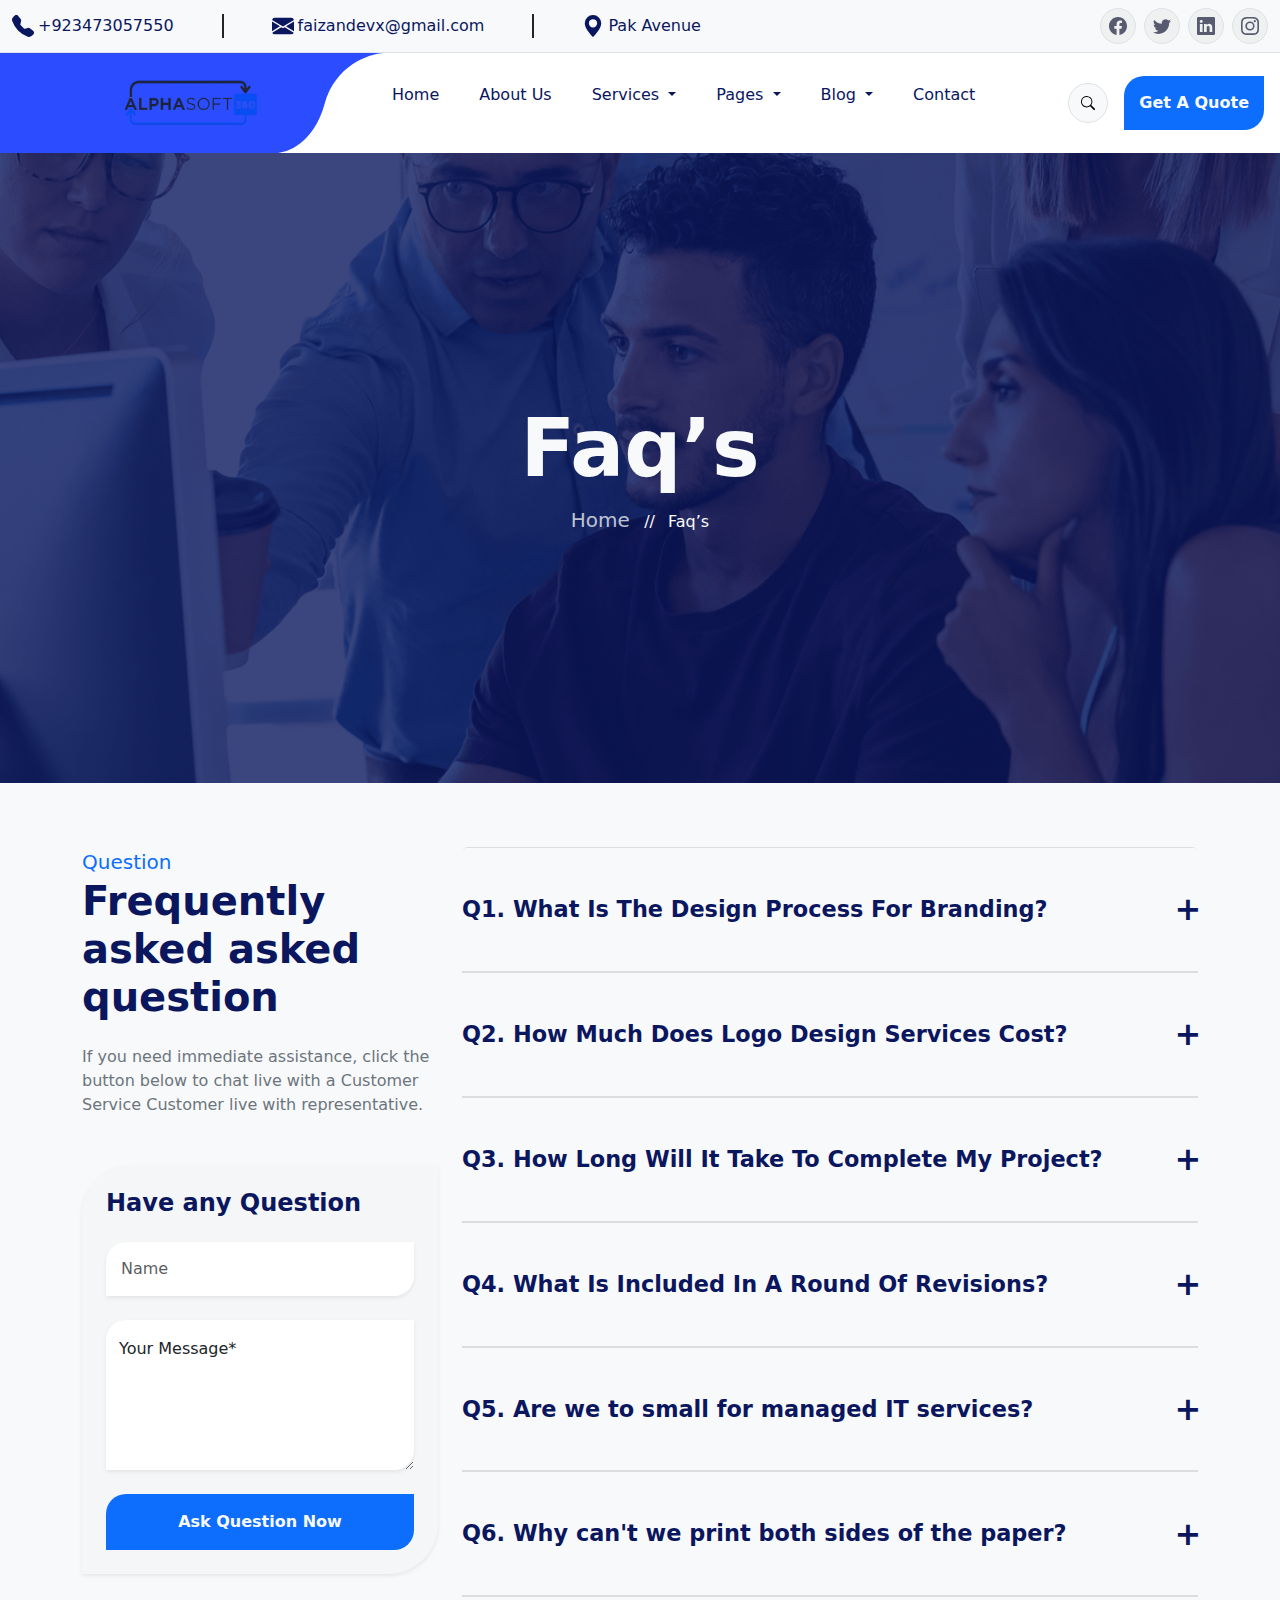
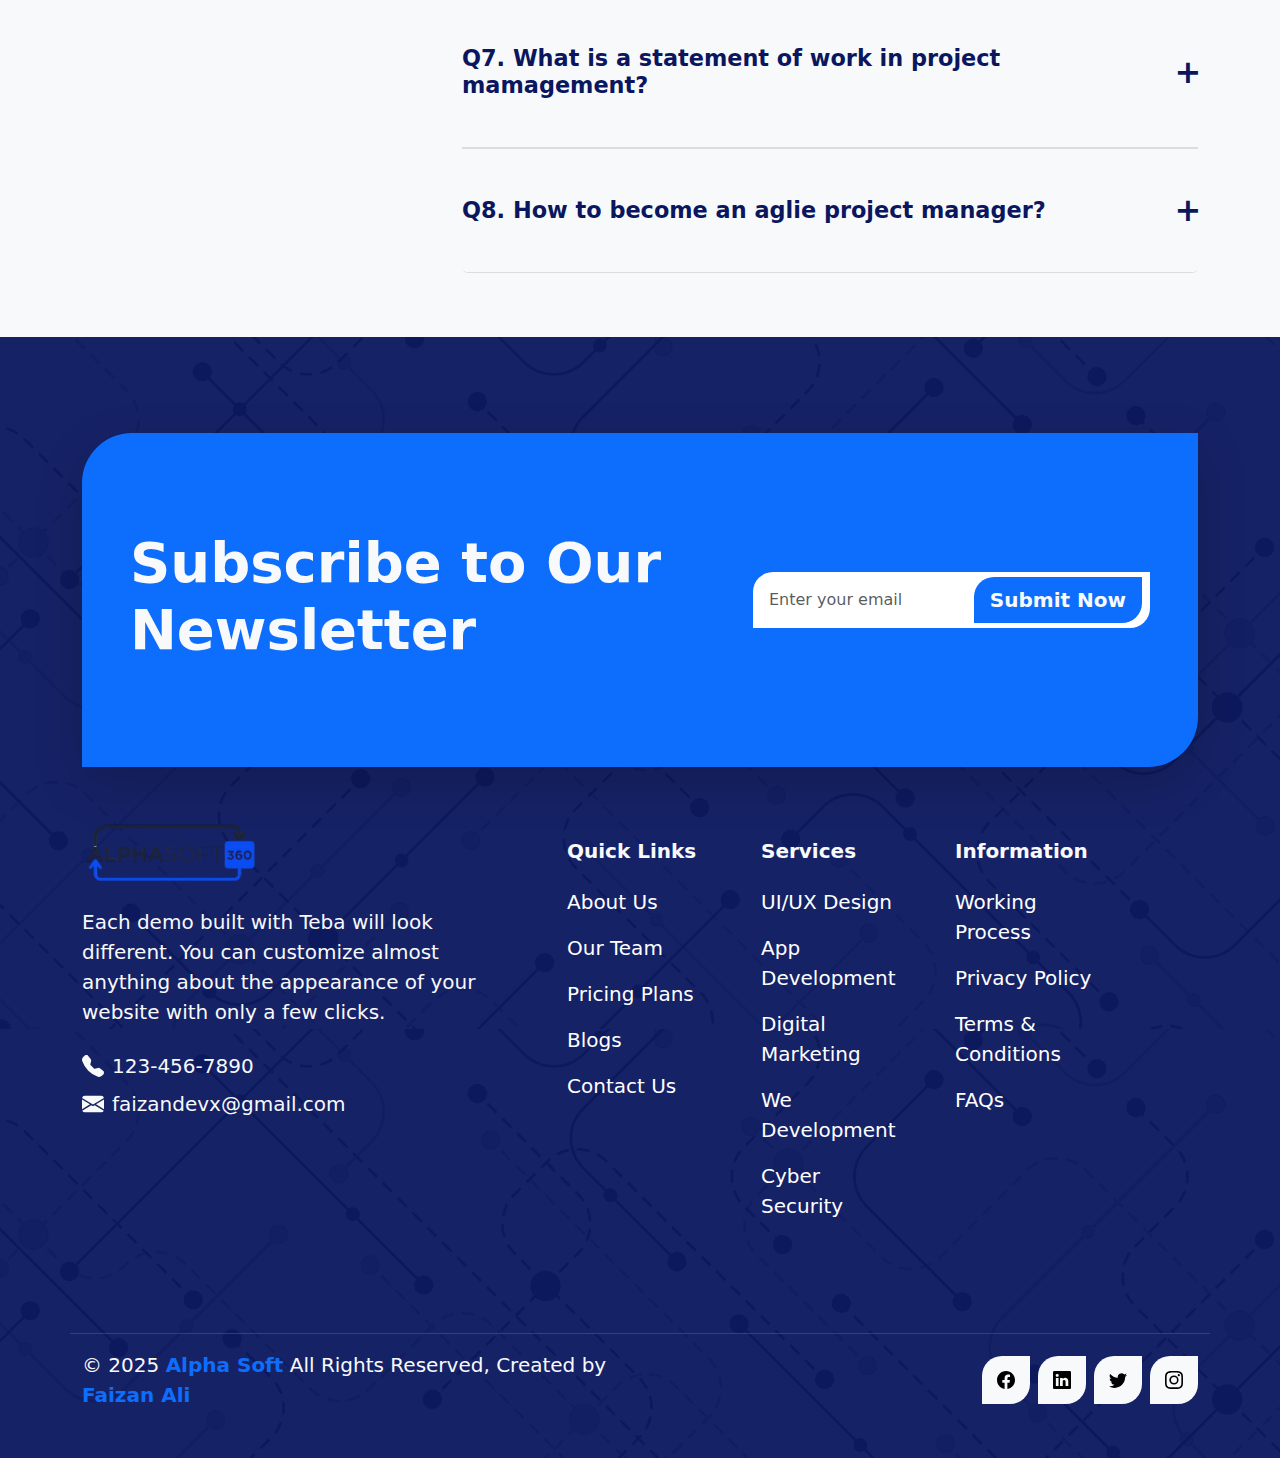
<file: Frontend/AlphaSoft360/faq’s.html>
<!DOCTYPE html>
<html lang="en">

<head>
    <meta charset="UTF-8">
    <meta name="viewport" content="width=device-width, initial-scale=1.0">
    <link href="https://cdn.jsdelivr.net/npm/bootstrap@5.3.2/dist/css/bootstrap.min.css" rel="stylesheet">
    <link rel="stylesheet" href="style.css">
    <title>Document</title>
</head>

<body class="m-auto">

    <header>
        <!-- TOP NAVBAR (Contact + Social) -->
        <nav class="navbar navbar-expand-md navbar-light bg-light border-bottom py-2">
            <div class="container-fluid">
                <div class="d-flex d-md-none justify-content-center mb-2">
                    <a href="mailto:faizandevx@gmail.com" class="text-decoration-none fw-semibold"
                        style="color: #0a165e;">
                        faizandevx@gmail.com
                    </a>
                </div>
                <!-- Toggler for top navbar -->
                <button class="navbar-toggler" type="button" data-bs-toggle="collapse" data-bs-target="#topbarMenu"
                    aria-controls="topbarMenu" aria-expanded="false" aria-label="Toggle navigation">
                    <span class="navbar-toggler-icon"></span>
                </button>

                <!-- Left: Contact Info -->
                <div class="collapse navbar-collapse" id="topbarMenu">
                    <ul class="navbar-nav me-auto mb-2 mb-md-0">
                        <!-- Phone -->
                        <li class="nav-item d-flex align-items-center pe-5 border-end border-2 border-dark"
                            style="color: #0a165e;">
                            <svg xmlns="http://www.w3.org/2000/svg" width="22" height="22" fill="currentColor"
                                class="bi bi-telephone-fill me-1" viewBox="0 0 16 16">
                                <path fill-rule="evenodd"
                                    d="M1.885.511a1.745 1.745 0 0 1 2.61.163L6.29 2.98c.329.423.445.974.315 1.494l-.547 2.19a.68.68 0 0 0 .178.643l2.457 2.457a.68.68 0 0 0 .644.178l2.189-.547a1.75 1.75 0 0 1 1.494.315l2.306 1.794c.829.645.905 1.87.163 2.611l-1.034 1.034c-.74.74-1.846 1.065-2.877.702a18.6 18.6 0 0 1-7.01-4.42 18.6 18.6 0 0 1-4.42-7.009c-.362-1.03-.037-2.137.703-2.877z" />
                            </svg>
                            <a href="#" class="text-decoration-none bg-text-color"
                                style="color: #0a165e;">+923473057550</a>
                        </li>

                        <!-- Email -->
                        <li class="nav-item d-flex align-items-center px-5 border-end border-2 border-dark"
                            style="color: #0a165e;">
                            <svg xmlns="http://www.w3.org/2000/svg" width="22" height="22" fill="currentColor"
                                class="bi bi-envelope-fill me-1" viewBox="0 0 16 16">
                                <path
                                    d="M.05 3.555A2 2 0 0 1 2 2h12a2 2 0 0 1 1.95 1.555L8 8.414zM0 4.697v7.104l5.803-3.558zM6.761 8.83l-6.57 4.027A2 2 0 0 0 2 14h12a2 2 0 0 0 1.808-1.144l-6.57-4.027L8 9.586zm3.436-.586L16 11.801V4.697z" />
                            </svg>
                            <a href="mailto:faizandevx@gmail.com" class="text-decoration-none bg-text-color"
                                style="color: #0a165e;">
                                faizandevx@gmail.com
                            </a>
                        </li>

                        <!-- Address -->
                        <li class="nav-item d-flex align-items-center px-5" style="color: #0a165e;">
                            <svg xmlns="http://www.w3.org/2000/svg" width="22" height="22" fill="currentColor"
                                class="bi bi-geo-alt-fill me-1" viewBox="0 0 16 16">
                                <path
                                    d="M8 16s6-5.686 6-10A6 6 0 0 0 2 6c0 4.314 6 10 6 10m0-7a3 3 0 1 1 0-6 3 3 0 0 1 0 6" />
                            </svg>
                            <span class="">
                                <a href="#" class="text-decoration-none bg-text-color" style="color: #0a165e;">Pak
                                    Avenue</a></span>
                        </li>
                    </ul>
                </div>

                <!-- Right: Social Icons -->
                <ul class="navbar-nav flex-row gap-2">
                    <!-- Facebook -->
                    <li class="nav-item">
                        <a href="#"
                            class="text-color nav-link p-0 border rounded-circle d-flex align-items-center justify-content-center"
                            style="width:36px;height:36px;">
                            <svg xmlns="http://www.w3.org/2000/svg" width="18" height="18" fill="currentColor"
                                class="bi bi-facebook" viewBox="0 0 16 16">
                                <path d="M16 8.049c0-4.446-3.582-8.05-8-8.05C3.58 0-.002 
                                                    3.603-.002 8.05c0 4.017 2.926 7.347 
                                                    6.75 7.951v-5.625h-2.03V8.05H6.75V6.275c0-2.017 
                                                    1.195-3.131 3.022-3.131.876 0 1.791.157 
                                                    1.791.157v1.98h-1.009c-.993 0-1.303.621-1.303 
                                                    1.258v1.51h2.218l-.354 2.326H9.25V16c3.824-.604 
                                                    6.75-3.934 6.75-7.951" />
                            </svg>
                        </a>
                    </li>
                    <!-- Twitter -->
                    <li class="nav-item">
                        <a href="#"
                            class="text-color nav-link p-0 border rounded-circle d-flex align-items-center justify-content-center"
                            style="width:36px;height:36px;">
                            <svg xmlns="http://www.w3.org/2000/svg" width="18" height="18" fill="currentColor"
                                class="bi bi-twitter" viewBox="0 0 16 16">
                                <path d="M5.026 15c6.038 0 9.341-5.003 
                                                    9.341-9.334q.002-.211-.006-.422A6.7 6.7 0 
                                                    0 0 16 3.542a6.7 6.7 0 0 
                                                    1-1.889.518 3.3 3.3 0 0 
                                                    0 1.447-1.817 6.5 6.5 0 0 
                                                    1-2.087.793A3.286 3.286 0 0 
                                                    0 7.875 6.03a9.32 9.32 0 0 
                                                    1-6.767-3.429 3.29 3.29 0 0 
                                                    0 1.018 4.382A3.3 3.3 0 0 
                                                    1 .64 6.575v.045a3.29 3.29 0 0 
                                                    0 2.632 3.218 3.2 3.2 0 0 
                                                    1-.865.115 3 3 0 0 
                                                    1-.614-.057 3.28 3.28 0 0 
                                                    0 3.067 2.277A6.6 6.6 0 0 
                                                    1 .78 13.58a6 6 0 0 
                                                    1-.78-.045A9.34 9.34 0 0 0 5.026 15" />
                            </svg>
                        </a>
                    </li>
                    <!-- LinkedIn -->
                    <li class="nav-item">
                        <a href="#"
                            class="text-color nav-link p-0 border rounded-circle d-flex align-items-center justify-content-center"
                            style="width:36px;height:36px;">
                            <svg xmlns="http://www.w3.org/2000/svg" width="18" height="18" fill="currentColor"
                                class="bi bi-linkedin" viewBox="0 0 16 16">
                                <path d="M0 1.146C0 .513.526 0 1.175 0h13.65C15.474 
                                                    0 16 .513 16 1.146v13.708c0 .633-.526 
                                                    1.146-1.175 1.146H1.175C.526 16 0 
                                                    15.487 0 14.854zm4.943 
                                                    12.248V6.169H2.542v7.225zm-1.2-8.212c.837 
                                                    0 1.358-.554 1.358-1.248-.015-.709-.52-1.248-1.342-1.248S2.4 
                                                    3.226 2.4 3.934c0 .694.521 1.248 
                                                    1.327 1.248zm4.908 8.212V9.359c0-.216.016-.432.08-.586.173-.431.568-.878 
                                                    1.232-.878.869 0 1.216.662 1.216 
                                                    1.634v3.865h2.401V9.25c0-2.22-1.184-3.252-2.764-3.252-1.274 
                                                    0-1.845.7-2.165 1.193v.025h-.016l.016-.025V6.169h-2.4c.03.678 
                                                    0 7.225 0 7.225z" />
                            </svg>
                        </a>
                    </li>
                    <!-- Instagram -->
                    <li class="nav-item">
                        <a href="#"
                            class="text-color nav-link p-0 border rounded-circle d-flex align-items-center justify-content-center"
                            style="width:36px;height:36px;">
                            <svg xmlns="http://www.w3.org/2000/svg" width="18" height="18" fill="currentColor"
                                class="bi bi-instagram" viewBox="0 0 16 16">
                                <path d="M8 0C5.829 0 5.556.01 4.703.048 
                                                    3.85.088 3.269.222 2.76.42a3.9 3.9 
                                                    0 0 0-1.417.923A3.9 3.9 0 0 
                                                    0 .42 2.76C.222 3.268.087 3.85.048 
                                                    4.7.01 5.555 0 5.827 0 8.001c0 
                                                    2.172.01 2.444.048 3.297.04.852.174 
                                                    1.433.372 1.942.205.526.478.972.923 
                                                    1.417.444.445.89.719 1.416.923.51.198 
                                                    1.09.333 1.942.372C5.555 15.99 5.827 
                                                    16 8 16s2.444-.01 3.298-.048c.851-.04 
                                                    1.434-.174 1.943-.372a3.9 3.9 0 0 
                                                    0 1.416-.923c.445-.445.718-.891.923-1.417.197-.509.332-1.09.372-1.942C15.99 
                                                    10.445 16 10.173 16 8s-.01-2.445-.048-3.299c-.04-.851-.175-1.433-.372-1.941a3.9 
                                                    3.9 0 0 0-.923-1.417A3.9 3.9 0 0 
                                                    0 13.24.42c-.51-.198-1.092-.333-1.943-.372C10.443.01 
                                                    10.172 0 7.998 0zm-.717 1.442h.718c2.136 
                                                    0 2.389.007 3.232.046.78.035 1.204.166 
                                                    1.486.275.373.145.64.319.92.599s.453.546.598.92c.11.281.24.705.275 
                                                    1.485.039.843.047 1.096.047 3.231s-.008 
                                                    2.389-.047 3.232c-.035.78-.166 1.203-.275 
                                                    1.485a2.5 2.5 0 0 1-.599.919c-.28.28-.546.453-.92.598-.28.11-.704.24-1.485.276-.843.038-1.096.047-3.232.047s-2.39-.009-3.233-.047c-.78-.036-1.203-.166-1.485-.276a2.5 2.5 
                                                    0 0 1-.92-.598 2.5 2.5 0 0 1-.6-.92c-.109-.281-.24-.705-.275-1.485-.038-.843-.046-1.096-.046-3.233s.008-2.388.046-3.231c.036-.78.166-1.204.276-1.486.145-.373.319-.64.599-.92s.546-.453.92-.598c.282-.11.705-.24 
                                                    1.485-.276.738-.034 1.024-.044 2.515-.045zm4.988 
                                                    1.328a.96.96 0 1 0 0 1.92.96.96 
                                                    0 0 0 0-1.92m-4.27 1.122a4.109 
                                                    4.109 0 1 0 0 8.217 4.109 4.109 
                                                    0 0 0 0-8.217m0 1.441a2.667 2.667 
                                                    0 1 1 0 5.334 2.667 2.667 0 0 1 0-5.334" />
                            </svg>
                        </a>
                    </li>
                </ul>
            </div>
        </nav>

        <!-- MAIN NAVBAR -->
        <nav class="navbar navbar-expand-lg navbar-light bg-white p-0 pe-3">
            <div class="container-fluid p-0">
                <!-- Brand -->
                <div class="svg-wrapper position-relative">
                    <svg viewBox="0 0 384 100" xmlns="http://www.w3.org/2000/svg" preserveAspectRatio="xMidYMid meet">
                        <path
                            d="M324.5 51.2295C313.7 90.2459 287.333 100 275.5 100H0V0H384C368.667 0.819672 335.3 12.2131 324.5 51.2295Z"
                            fill="#2B4DFF" />
                    </svg>
                    <img src="alpha-removebg-preview.png" alt="Logo"
                        class="position-absolute top-50 start-50 translate-middle">
                </div>

                <!-- Toggler -->
                <button class="navbar-toggler" type="button" data-bs-toggle="collapse" data-bs-target="#mainMenu"
                    aria-controls="mainMenu" aria-expanded="false" aria-label="Toggle navigation">
                    <span class="navbar-toggler-icon"></span>
                </button>

                <!-- Links -->
                <div class="collapse navbar-collapse" id="mainMenu">
                    <ul class="navbar-nav me-auto mb-2 mb-lg-0 gap-4 fw-medium fs-6">
                        <li class="nav-item"><a class="nav-link" style="color: #0a165e;" href="./index.html">Home</a>
                        </li>
                        <li class="nav-item"><a class="nav-link" style="color: #0a165e;" href="./about.html">About
                                Us</a>
                        </li>

                        <!-- Services Dropdown -->
                        <li class="nav-item dropdown">
                            <a class="nav-link dropdown-toggle" style="color: #0a165e;" href="#" id="servicesDropdown"
                                role="button" data-bs-toggle="dropdown" aria-expanded="false">
                                Services
                            </a>
                            <ul class="dropdown-menu custom-dropdown rounded-0 border-0 mt-3"
                                aria-labelledby="servicesDropdown" style="color: #0a165e;">
                                <li><a class="dropdown-item custom-item" href="./services.html">Service</a></li>
                                <li><a class="dropdown-item custom-item" href="./services-details.html">Service
                                        Details</a></li>
                            </ul>
                        </li>

                        <!-- Pages Dropdown -->
                        <li class="nav-item dropdown">
                            <a class="nav-link dropdown-toggle" style="color: #0a165e;" href="#" id="pagesDropdown"
                                role="button" data-bs-toggle="dropdown" aria-expanded="false">
                                Pages
                            </a>
                            <ul class="dropdown-menu dropdown-menu custom-dropdown rounded-0 border-0 mt-3"
                                aria-labelledby="pagesDropdown" style="color: #0a165e;">
                                <li><a class="dropdown-item custom-item" href="./team.html">Team</a></li>
                                <li><a class="dropdown-item custom-item" href="./team-details.html">Team Details</a>
                                </li>
                                <li><a class="dropdown-item custom-item" href="./pricing.html">Price</a></li>
                                <li><a class="dropdown-item custom-item" href="./project.html">Project</a></li>
                                <li><a class="dropdown-item custom-item" href="./project-details.html">Project
                                        Details</a></li>
                                <li><a class="dropdown-item custom-item" href="./faq’s.html">FAQ</a></li>
                            </ul>
                        </li>

                        <!-- Blog Dropdown -->
                        <li class="nav-item dropdown">
                            <a class="nav-link dropdown-toggle" style="color: #0a165e;" href="#" id="blogDropdown"
                                role="button" data-bs-toggle="dropdown" aria-expanded="false">
                                Blog
                            </a>
                            <ul class="dropdown-menu dropdown-menu custom-dropdown rounded-0 border-0 mt-3"
                                aria-labelledby="blogDropdown" style="color: #0a165e;">
                                <li><a class="dropdown-item custom-item" href="#">Blog Grid</a></li>
                                <li><a class="dropdown-item custom-item" href="#">Blog List</a></li>
                                <li><a class="dropdown-item custom-item" href="#">Blog Details</a></li>
                                <li><a class="dropdown-item custom-item" href="#">Project</a></li>
                            </ul>
                        </li>

                        <li class="nav-item"><a class="nav-link" style="color: #0a165e;"
                                href="./contact.html">Contact</a></li>
                    </ul>

                    <!-- Right Side Buttons -->
                    <div class="d-flex align-items-center">
                        <!-- Search -->
                        <a href="#"
                            class="btn btn-light border rounded-circle d-flex align-items-center justify-content-center me-3"
                            style="width:40px;height:40px;">
                            <svg xmlns="http://www.w3.org/2000/svg" width="16" height="16" fill="currentColor"
                                class="bi bi-search" viewBox="0 0 16 16">
                                <path d="M11.742 10.344a6.5 6.5 0 1 0-1.397 1.398h-.001
                                            q.044.06.098.115l3.85 3.85a1 1 0 0 0
                                            1.415-1.414l-3.85-3.85a1 1 0 0
                                            0-.115-.1zM12 6.5a5.5 5.5 0 1
                                            1-11 0 5.5 5.5 0 0 1 11 0" />
                            </svg>
                        </a>
                        <!-- CTA -->
                        <button class="Button fw-semibold fs-6 bg-primary text-light border-0 hover-center-slide">
                            <span>Get A Quote</span>
                        </button>
                    </div>
                </div>
            </div>
        </nav>
    </header>

    <main>

        <section>
            <div class="w-100 position-relative text-light d-flex align-items-center justify-content-center"
                style="background-image: url('./aboutbgimage.png'); background-size: cover; background-position: center; height: 70vh;">

                <!-- Overlay -->
                <div class="position-absolute top-0 start-0 w-100 h-100"
                    style="background-color: #0a165e; opacity: 0.8;">
                </div>

                <!-- Content -->
                <div class="position-relative text-center px-3">
                    <h1 class="fw-bold display-1">Faq’s</h1>
                    <a href="index.html" class="text-decoration-none lead text-light text-opacity-75">Home </a>
                    <span class="mx-2"> //</span>
                    <span> Faq’s</span>
                </div>
            </div>
        </section>

        <section>
            <div class="bg-light py-3">
                <div class="container py-5">
                    <div class="row g-4">
                        <div class="col-12 col-lg-4">
                            <div>
                                <span class="text-primary fs-5 fw-medium mb-4">Question</span>
                                <h1 class="h1 fw-bolder" style="color: #0a165e;">Frequently asked
                                    asked question</h1>
                                <p class="fw-normal text-secondary opacity-100 mt-4">If you need immediate assistance,
                                    click
                                    the button below to chat live with a Customer Service Customer live with
                                    representative.</p>
                            </div>

                            <div class="custom-button shadow-sm p-4 mt-5" style="background-color: #f5f6f7;">
                                <h4 class="h4 fw-bold" style="color: #0a165e;">Have any Question</h4>
                                <input type="text" class="form-control Button shadow-sm mt-4 opacity-100"
                                    placeholder="Name" aria-label="Name:">

                                <!-- Message -->
                                <div class="form-floating mt-4">
                                    <textarea class="form-control Button shadow-sm" placeholder="Leave a comment here"
                                        id="floatingTextarea" style="height: 150px"></textarea>
                                    <label for="floatingTextarea">Your Message*</label>
                                </div>

                                <div class="mt-4">
                                    <button
                                        class="Button w-100 lead fs-6 fw-semibold bg-primary text-light py-3 px-4 border-0 hover-center-slide">
                                        <span>Ask Question Now</span>
                                    </button>
                                </div>
                            </div>
                        </div>

                        <div class="col-12 col-lg-8" id="faqaccordions">
                            <div class="accordion faq-accordion" id="faqAccordion">

                                <!-- Q1 -->
                                <div class="accordion-item">
                                    <h2 class="accordion-header" id="headingOne">
                                        <button class="accordion-button collapsed" type="button"
                                            data-bs-toggle="collapse" data-bs-target="#collapseOne"
                                            aria-expanded="false" aria-controls="collapseOne">
                                            Q1. What Is The Design Process For Branding?
                                        </button>
                                    </h2>
                                    <div id="collapseOne" class="accordion-collapse collapse"
                                        aria-labelledby="headingOne" data-bs-parent="#faqAccordion">
                                        <div class="accordion-body">
                                            How quick is quick? For most design, we’re talking 2-3 business days. We
                                            balance speed with quality,ensuring you get top-north design swiftly
                                        </div>
                                    </div>
                                </div>

                                <!-- Q2 -->
                                <div class="accordion-item">
                                    <h2 class="accordion-header" id="headingTwo">
                                        <button class="accordion-button collapsed" type="button"
                                            data-bs-toggle="collapse" data-bs-target="#collapseTwo"
                                            aria-expanded="false" aria-controls="collapseTwo">
                                            Q2. How Much Does Logo Design Services Cost?
                                        </button>
                                    </h2>
                                    <div id="collapseTwo" class="accordion-collapse collapse"
                                        aria-labelledby="headingTwo" data-bs-parent="#faqAccordion">
                                        <div class="accordion-body">
                                            How quick is quick? For most design, we’re talking 2-3 business days. We
                                            balance speed with quality,ensuring you get top-north design swiftly/p>
                                        </div>
                                    </div>
                                </div>

                                <!-- Q3 -->
                                <div class="accordion-item">
                                    <h2 class="accordion-header" id="headingThree">
                                        <button class="accordion-button collapsed" type="button"
                                            data-bs-toggle="collapse" data-bs-target="#collapseThree"
                                            aria-expanded="false" aria-controls="collapseThree">
                                            Q3. How Long Will It Take To Complete My Project?
                                        </button>
                                    </h2>
                                    <div id="collapseThree" class="accordion-collapse collapse"
                                        aria-labelledby="headingThree" data-bs-parent="#faqAccordion">
                                        <div class="accordion-body">
                                            How quick is quick? For most design, we’re talking 2-3 business days. We
                                            balance speed with quality,ensuring you get top-north design swiftly


                                        </div>
                                    </div>
                                </div>

                                <!-- Q4 -->
                                <div class="accordion-item">
                                    <h2 class="accordion-header" id="headingFour">
                                        <button class="accordion-button collapsed" type="button"
                                            data-bs-toggle="collapse" data-bs-target="#collapseFour"
                                            aria-expanded="false" aria-controls="collapseFour">
                                            Q4. What Is Included In A Round Of Revisions?
                                        </button>
                                    </h2>
                                    <div id="collapseFour" class="accordion-collapse collapse"
                                        aria-labelledby="headingFour" data-bs-parent="#faqAccordion">
                                        <div class="accordion-body">
                                            How quick is quick? For most design, we’re talking 2-3 business days. We
                                            balance speed with quality,ensuring you get top-north design swiftly
                                        </div>
                                    </div>
                                </div>

                                <!-- Q5 -->
                                <div class="accordion-item">
                                    <h2 class="accordion-header" id="headingOne">
                                        <button class="accordion-button collapsed" type="button"
                                            data-bs-toggle="collapse" data-bs-target="#collapseOne"
                                            aria-expanded="false" aria-controls="collapseOne">
                                            Q5. Are we to small for managed IT services?
                                        </button>
                                    </h2>
                                    <div id="collapseOne" class="accordion-collapse collapse"
                                        aria-labelledby="headingOne" data-bs-parent="#faqAccordion">
                                        <div class="accordion-body">
                                            How quick is quick? For most design, we’re talking 2-3 business days. We
                                            balance speed with quality,ensuring you get top-north design swiftly.
                                        </div>
                                    </div>
                                </div>

                                <!-- Q6 -->
                                <div class="accordion-item">
                                    <h2 class="accordion-header" id="headingTwo">
                                        <button class="accordion-button collapsed" type="button"
                                            data-bs-toggle="collapse" data-bs-target="#collapseTwo"
                                            aria-expanded="false" aria-controls="collapseTwo">
                                            Q6. Why can't we print both sides of the paper?
                                        </button>
                                    </h2>
                                    <div id="collapseTwo" class="accordion-collapse collapse"
                                        aria-labelledby="headingTwo" data-bs-parent="#faqAccordion">
                                        <div class="accordion-body">
                                            How quick is quick? For most design, we’re talking 2-3 business days. We
                                            balance speed with quality,ensuring you get top-north design swiftly.
                                        </div>
                                    </div>
                                </div>

                                <!-- Q7 -->
                                <div class="accordion-item">
                                    <h2 class="accordion-header" id="headingThree">
                                        <button class="accordion-button collapsed" type="button"
                                            data-bs-toggle="collapse" data-bs-target="#collapseThree"
                                            aria-expanded="false" aria-controls="collapseThree">
                                            Q7. What is a statement of work in project mamagement?
                                        </button>
                                    </h2>
                                    <div id="collapseThree" class="accordion-collapse collapse"
                                        aria-labelledby="headingThree" data-bs-parent="#faqAccordion">
                                        <div class="accordion-body">
                                            How quick is quick? For most design, we’re talking 2-3 business days. We
                                            balance speed with quality,ensuring you get top-north design swiftly.
                                        </div>
                                    </div>
                                </div>

                                <!-- Q8 -->
                                <div class="accordion-item">
                                    <h2 class="accordion-header" id="headingFour">
                                        <button class="accordion-button collapsed" type="button"
                                            data-bs-toggle="collapse" data-bs-target="#collapseFour"
                                            aria-expanded="false" aria-controls="collapseFour">
                                            Q8. How to become an aglie project manager?
                                        </button>
                                    </h2>
                                    <div id="collapseFour" class="accordion-collapse collapse"
                                        aria-labelledby="headingFour" data-bs-parent="#faqAccordion">
                                        <div class="accordion-body">
                                            How quick is quick? For most design, we’re talking 2-3 business days. We
                                            balance speed with quality,ensuring you get top-north design swiftly.
                                        </div>
                                    </div>
                                </div>

                            </div>
                        </div>
                    </div>
                </div>
            </div>
        </section>

        <footer class="footer">

            <div class="p-5" style="background-color: #0a165e; background-image: url(./image\ copy\ 17.png);">
                <div class="container py-5 border-primary border-opacity-50 border-bottom">
                    <!-- Newsletter Section -->
                    <div class="p-5 bg-primary text-light custom-button shadow-lg">
                        <div class="row py-5 g-5 align-items-center">
                            <!-- Heading -->
                            <div class="col-12 col-lg-7">
                                <h1 class="fw-bold display-4">Subscribe to Our Newsletter</h1>
                            </div>

                            <!-- Input + Button -->
                            <div class="col-12 col-lg-5">
                                <div class="position-relative w-100">
                                    <input type="email" class="form-control p-3 pe-5 lead Button"
                                        placeholder="Enter your email" aria-label="Email">
                                    <button
                                        class="Button lead fs-5 fw-semibold bg-primary text-light py-2 px-3 border-0 hover-center-slide position-absolute top-50 end-0 translate-middle-y me-2">
                                        <span>Submit Now</span>
                                    </button>
                                    <!-- <button
                                class="btn btn-primary Button fw-medium p-2 position-absolute top-50 end-0 translate-middle-y me-2"
                                    type="button">
                                    Submit Now
                                </button> -->
                                </div>
                            </div>
                        </div>
                    </div>

                    <div class="row g-5 py-5">
                        <!-- Logo + Contact -->
                        <div class="col-12 col-md-6 col-lg-5 text-light mb-5">
                            <div class="mb-3">
                                <a href="#" class="text-decoration-none">
                                    <img src="./alpha-removebg-preview.png" class="img-fluid" alt="Logo"
                                        style="max-width: 180px;">
                                </a>
                            </div>
                            <p class="lead fw-normal">
                                Each demo built with Teba will look different. You can customize almost
                                anything about the appearance of your website with only a few clicks.
                            </p>
                            <div class="d-flex flex-column">
                                <a href="#"
                                    class="d-inline-flex align-items-center text-decoration-none text-light mt-2 fw-normal lead">
                                    <svg xmlns="http://www.w3.org/2000/svg" width="22" height="22" fill="currentColor"
                                        class="bi bi-telephone-fill me-2" viewBox="0 0 16 16">
                                        <path fill-rule="evenodd"
                                            d="M1.885.511a1.745 1.745 0 0 1 2.61.163L6.29 2.98c.329.423.445.974.315 1.494l-.547 2.19a.68.68 0 0 0 .178.643l2.457 2.457a.68.68 0 0 0 .644.178l2.189-.547a1.75 1.75 0 0 1 1.494.315l2.306 1.794c.829.645.905 1.87.163 2.611l-1.034 1.034c-.74.74-1.846 1.065-2.877.702a18.6 18.6 0 0 1-7.01-4.42 18.6 18.6 0 0 1-4.42-7.009c-.362-1.03-.037-2.137.703-2.877z" />
                                    </svg>
                                    <span>123-456-7890</span>
                                </a>

                                <a href="#"
                                    class="d-inline-flex align-items-center text-decoration-none text-light mt-2 fw-normal lead">
                                    <svg xmlns="http://www.w3.org/2000/svg" width="22" height="22" fill="currentColor"
                                        class="bi bi-envelope-fill me-2" viewBox="0 0 16 16">
                                        <path
                                            d="M.05 3.555A2 2 0 0 1 2 2h12a2 2 0 0 1 1.95 1.555L8 8.414zM0 4.697v7.104l5.803-3.558zM6.761 8.83l-6.57 4.027A2 2 0 0 0 2 14h12a2 2 0 0 0 1.808-1.144l-6.57-4.027L8 9.586zm3.436-.586L16 11.801V4.697z" />
                                    </svg>
                                    <span>faizandevx@gmail.com</span>
                                </a>
                            </div>
                        </div>

                        <!-- Quick Links -->
                        <div class="col-12 col-md-6 col-lg-2 pt-4">
                            <h5 class="fw-bolder mb-4 text-light">Quick Links</h5>
                            <ul class="list-unstyled">
                                <li class="mb-3"><a href="#" class="text-decoration-none lead color fw-normal">About
                                        Us</a>
                                </li>
                                <li class="mb-3"><a href="#" class="text-decoration-none lead color fw-normal">Our
                                        Team</a>
                                </li>
                                <li class="mb-3"><a href="#" class="text-decoration-none lead color fw-normal">Pricing
                                        Plans</a>
                                </li>
                                <li class="mb-3"><a href="#" class="text-decoration-none lead color fw-normal">Blogs</a>
                                </li>
                                <li class="mb-3"><a href="#" class="text-decoration-none lead color fw-normal">Contact
                                        Us</a>
                                </li>
                            </ul>
                        </div>

                        <!-- Services -->
                        <div class="col-12 col-md-6 col-lg-2 pt-4">
                            <h5 class="fw-bolder mb-4 text-light">Services</h5>
                            <ul class="list-unstyled">
                                <li class="mb-3"><a href="#" class="text-decoration-none lead color fw-normal">UI/UX
                                        Design</a>
                                </li>
                                <li class="mb-3"><a href="#" class="text-decoration-none lead color fw-normal">App
                                        Development</a>
                                </li>
                                <li class="mb-3"><a href="#" class="text-decoration-none lead color fw-normal">Digital
                                        Marketing</a>
                                </li>
                                <li class="mb-3"><a href="#" class="text-decoration-none lead color fw-normal">We
                                        Development</a>
                                </li>
                                <li class="mb-3"><a href="#" class="text-decoration-none lead color fw-normal">Cyber
                                        Security</a>
                                </li>
                            </ul>
                        </div>

                        <!-- Information -->
                        <div class="col-12 col-md-6 col-lg-2 pt-4">
                            <h5 class="fw-bolder mb-4 text-light">Information</h5>
                            <ul class="list-unstyled">
                                <li class="mb-3"><a href="#" class="text-decoration-none lead color fw-normal">Working
                                        Process</a>
                                </li>
                                <li class="mb-3"><a href="#" class="text-decoration-none lead color fw-normal">Privacy
                                        Policy</a>
                                </li>
                                <li class="mb-3"><a href="#" class="text-decoration-none lead color fw-normal">Terms &
                                        Conditions</a>
                                </li>
                                <li class="mb-3"><a href="#" class="text-decoration-none lead color fw-normal">FAQs</a>
                                </li>
                            </ul>
                        </div>
                    </div>
                </div>

                <!-- Footer Section -->
                <section>
                    <div class="container text-light pt-3">
                        <div class="row align-items-center">

                            <!-- Left Side -->
                            <div class="col-12 col-md-6 text-center text-md-start mb-3 mb-md-0">
                                <span class="lead fw-normal">
                                    © 2025
                                    <a href="#" class="text-decoration-none fw-semibold">Alpha Soft</a>
                                    All Rights Reserved, Created by
                                    <a href="#" class="text-decoration-none fw-semibold">Faizan Ali</a>
                                </span>
                            </div>

                            <!-- Right Side -->
                            <div class="col-12 col-md-6 text-center text-md-end">
                                <div class="d-flex justify-content-center justify-content-md-end gap-2">

                                    <!-- Facebook -->
                                    <a href="#"
                                        class="arrow-btn btn btn-light Button align-items-center justify-content-center">
                                        <svg xmlns="http://www.w3.org/2000/svg" width="18" height="18"
                                            class="bi bi-facebook" viewBox="0 0 16 16">
                                            <path d="M16 8.049c0-4.446-3.582-8.05-8-8.05C3.58 0-.002 
                                                3.603-.002 8.05c0 4.017 2.926 7.347 
                                                6.75 7.951v-5.625h-2.03V8.05H6.75V6.275c0-2.017 
                                                1.195-3.131 3.022-3.131.876 0 1.791.157 
                                                1.791.157v1.98h-1.009c-.993 0-1.303.621-1.303 
                                                1.258v1.51h2.218l-.354 2.326H9.25V16c3.824-.604 
                                                6.75-3.934 6.75-7.951" />
                                        </svg>
                                    </a>

                                    <!-- LinkedIn -->
                                    <a href="#"
                                        class="bg-light arrow-btn Button align-items-center justify-content-center"
                                        style="color: #0a165e;">
                                        <svg xmlns="http://www.w3.org/2000/svg" width="18" height="18"
                                            class="bi bi-linkedin" viewBox="0 0 16 16">
                                            <path d="M0 1.146C0 .513.526 0 1.175 
                                                0h13.65C15.474 0 16 .513 16 
                                                1.146v13.708c0 .633-.526 1.146-1.175 
                                                1.146H1.175C.526 16 0 15.487 0 
                                                14.854zm4.943 12.248V6.169H2.542v7.225zm-1.2-8.212c.837 
                                                0 1.358-.554 1.358-1.248-.015-.709-.52-1.248-1.342-1.248S2.4 
                                                3.226 2.4 3.934c0 .694.521 1.248 1.327 
                                                1.248zm4.908 8.212V9.359c0-.216.016-.432.08-.586.173-.431.568-.878 
                                                1.232-.878.869 0 1.216.662 1.216 
                                                1.634v3.865h2.401V9.25c0-2.22-1.184-3.252-2.764-3.252-1.274 
                                                0-1.845.7-2.165 1.193v.025h-.016l.016-.025V6.169h-2.4c.03.678 
                                                0 7.225 0 7.225z" />
                                        </svg>
                                    </a>

                                    <!-- Twitter -->
                                    <a href="#"
                                        class="bg-light arrow-btn Button align-items-center justify-content-center"
                                        style="color: #0a165e;">
                                        <svg xmlns="http://www.w3.org/2000/svg" width="18" height="18"
                                            class="bi bi-twitter" viewBox="0 0 16 16">
                                            <path d="M5.026 15c6.038 0 9.341-5.003 
                                                9.341-9.334q.002-.211-.006-.422A6.7 6.7 0 0 
                                                0 16 3.542a6.7 6.7 0 0 1-1.889.518 3.3 3.3 
                                                0 0 0 1.447-1.817 6.5 6.5 0 0 
                                                1-2.087.793A3.286 3.286 0 0 0 7.875 
                                                6.03a9.32 9.32 0 0 1-6.767-3.429 3.29 3.29 
                                                0 0 0 1.018 4.382A3.3 3.3 0 0 1 .64 
                                                6.575v.045a3.29 3.29 0 0 0 2.632 
                                                3.218 3.2 3.2 0 0 1-.865.115 3 3 0 0 
                                                1-.614-.057 3.28 3.28 0 0 0 3.067 
                                                2.277A6.6 6.6 0 0 1 .78 13.58a6 6 0 0 
                                                1-.78-.045A9.34 9.34 0 0 0 5.026 15" />
                                        </svg>
                                    </a>

                                    <!-- Instagram -->
                                    <a href="#"
                                        class="bg-light arrow-btn Button align-items-center justify-content-center"
                                        style="color: #0a165e;">
                                        <svg xmlns="http://www.w3.org/2000/svg" width="18" height="18"
                                            class="bi bi-instagram" viewBox="0 0 16 16">
                                            <path d="M8 0C5.829 0 5.556.01 
                                                4.703.048 3.85.088 3.269.222 
                                                2.76.42a3.9 3.9 0 0 0-1.417.923A3.9 
                                                3.9 0 0 0 .42 2.76C.222 
                                                3.268.087 3.85.048 4.7.01 5.555 
                                                0 5.827 0 8.001c0 2.172.01 2.444.048 
                                                3.297.04.852.174 1.433.372 
                                                1.942.205.526.478.972.923 
                                                1.417.444.445.89.719 
                                                1.416.923.51.198 1.09.333 
                                                1.942.372C5.555 15.99 5.827 16 
                                                8 16s2.444-.01 3.298-.048c.851-.04 
                                                1.434-.174 1.943-.372a3.9 3.9 0 0 
                                                0 1.416-.923c.445-.445.718-.891.923-1.417.197-.509.332-1.09.372-1.942C15.99 
                                                10.445 16 10.173 16 8s-.01-2.445-.048-3.299c-.04-.851-.175-1.433-.372-1.941a3.9 
                                                3.9 0 0 0-.923-1.417A3.9 3.9 0 0 
                                                0 13.24.42c-.51-.198-1.092-.333-1.943-.372C10.443.01 
                                                10.172 0 7.998 0zm-.717 
                                                1.442h.718c2.136 0 2.389.007 
                                                3.232.046.78.035 1.204.166 
                                                1.486.275.373.145.64.319.92.599s.453.546.598.92c.11.281.24.705.275 
                                                1.485.039.843.047 1.096.047 
                                                3.231s-.008 2.389-.047 
                                                3.232c-.035.78-.166 1.203-.275 
                                                1.485a2.5 2.5 0 0 1-.599.919c-.28.28-.546.453-.92.598-.28.11-.704.24-1.485.276-.843.038-1.096.047-3.232.047s-2.39-.009-3.233-.047c-.78-.036-1.203-.166-1.485-.276a2.5 2.5 0 0 1-.92-.598 2.5 2.5 0 0 1-.6-.92c-.109-.281-.24-.705-.275-1.485-.038-.843-.046-1.096-.046-3.233s.008-2.388.046-3.231c.036-.78.166-1.204.276-1.486.145-.373.319-.64.599-.92s.546-.453.92-.598c.282-.11.705-.24 1.485-.276.738-.034 1.024-.044 
                                                2.515-.045zm4.988 1.328a.96.96 0 1 
                                                0 0 1.92.96.96 0 0 0 0-1.92m-4.27 
                                                1.122a4.109 4.109 0 1 0 0 8.217 4.109 
                                                4.109 0 0 0 0-8.217m0 
                                                1.441a2.667 2.667 0 1 1 0 5.334 
                                                2.667 2.667 0 0 1 0-5.334" />
                                        </svg>
                                    </a>

                                </div>
                            </div>
                        </div>
                    </div>
                </section>

            </div>

        </footer>


    </main>
    <script src="https://cdn.jsdelivr.net/npm/bootstrap@5.3.2/dist/js/bootstrap.bundle.min.js"></script>
    <script src="./script.js"></script>
</body>

</html>
</file>
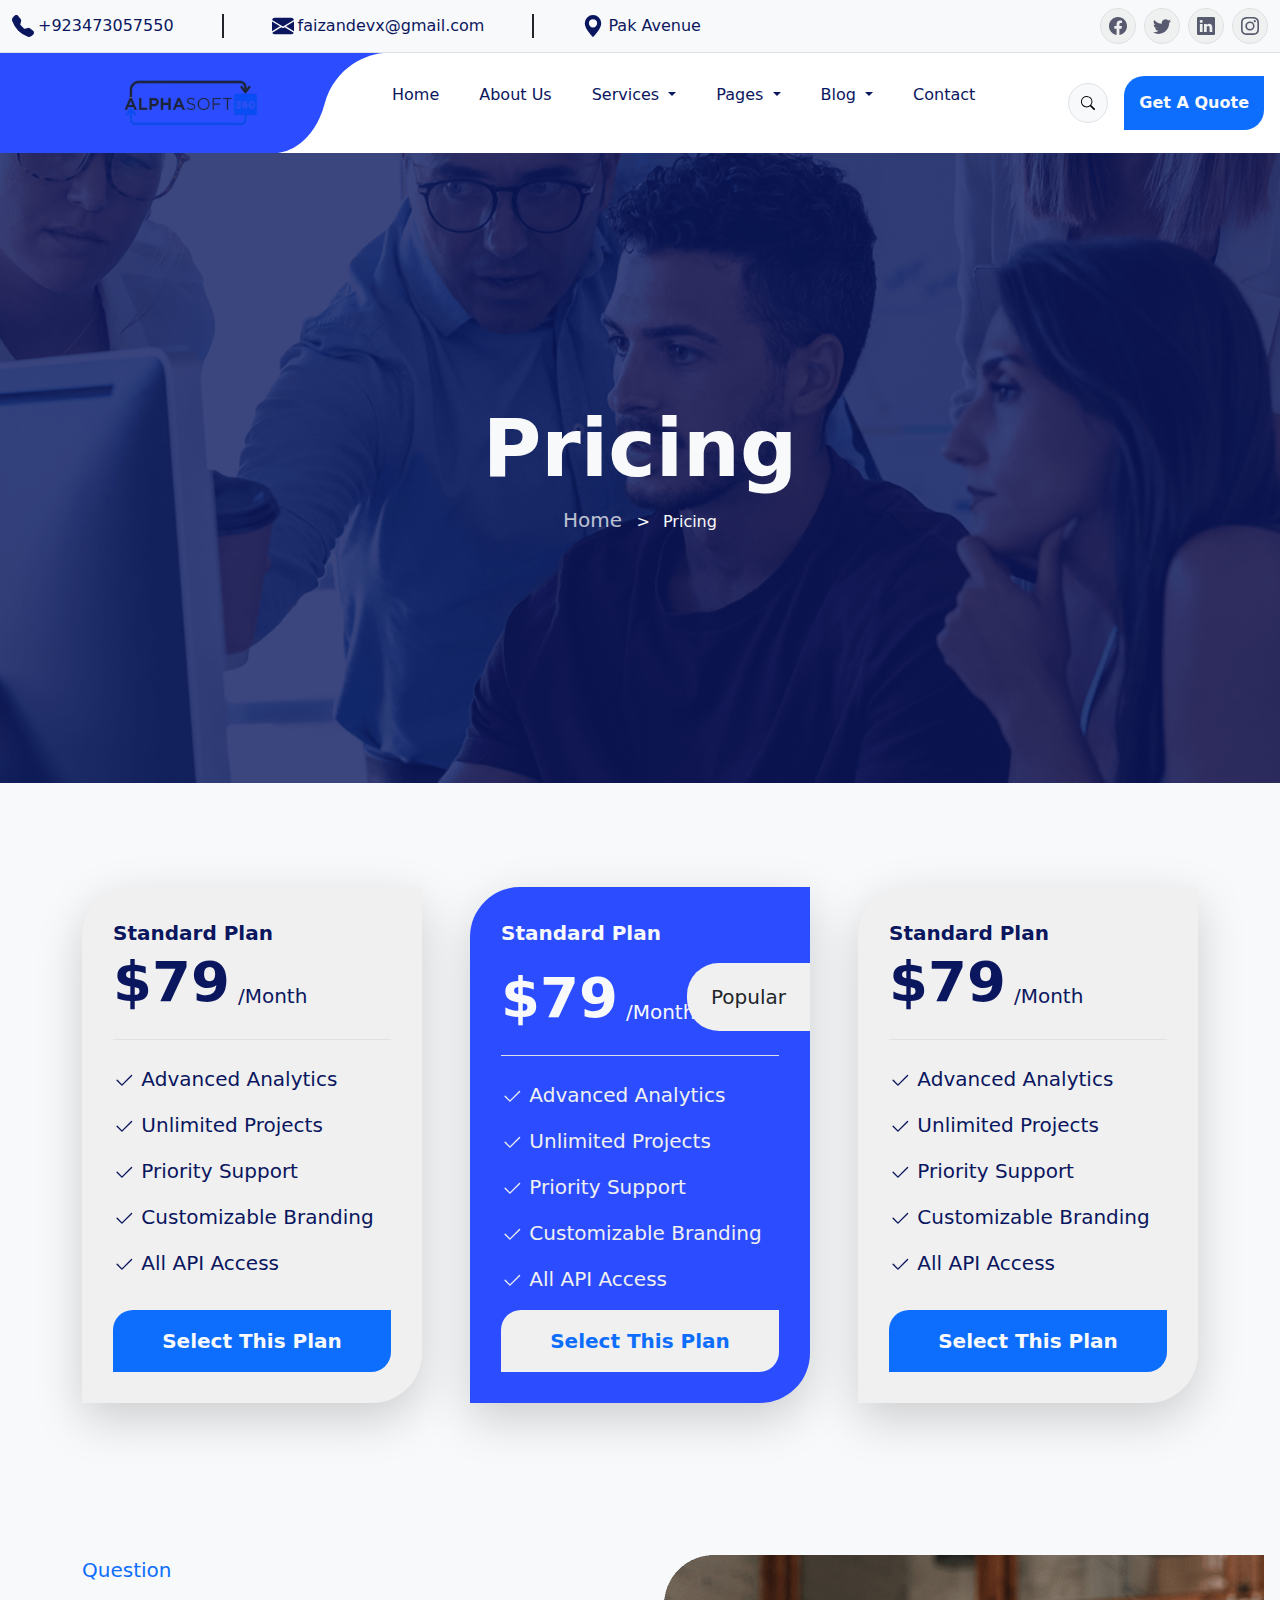
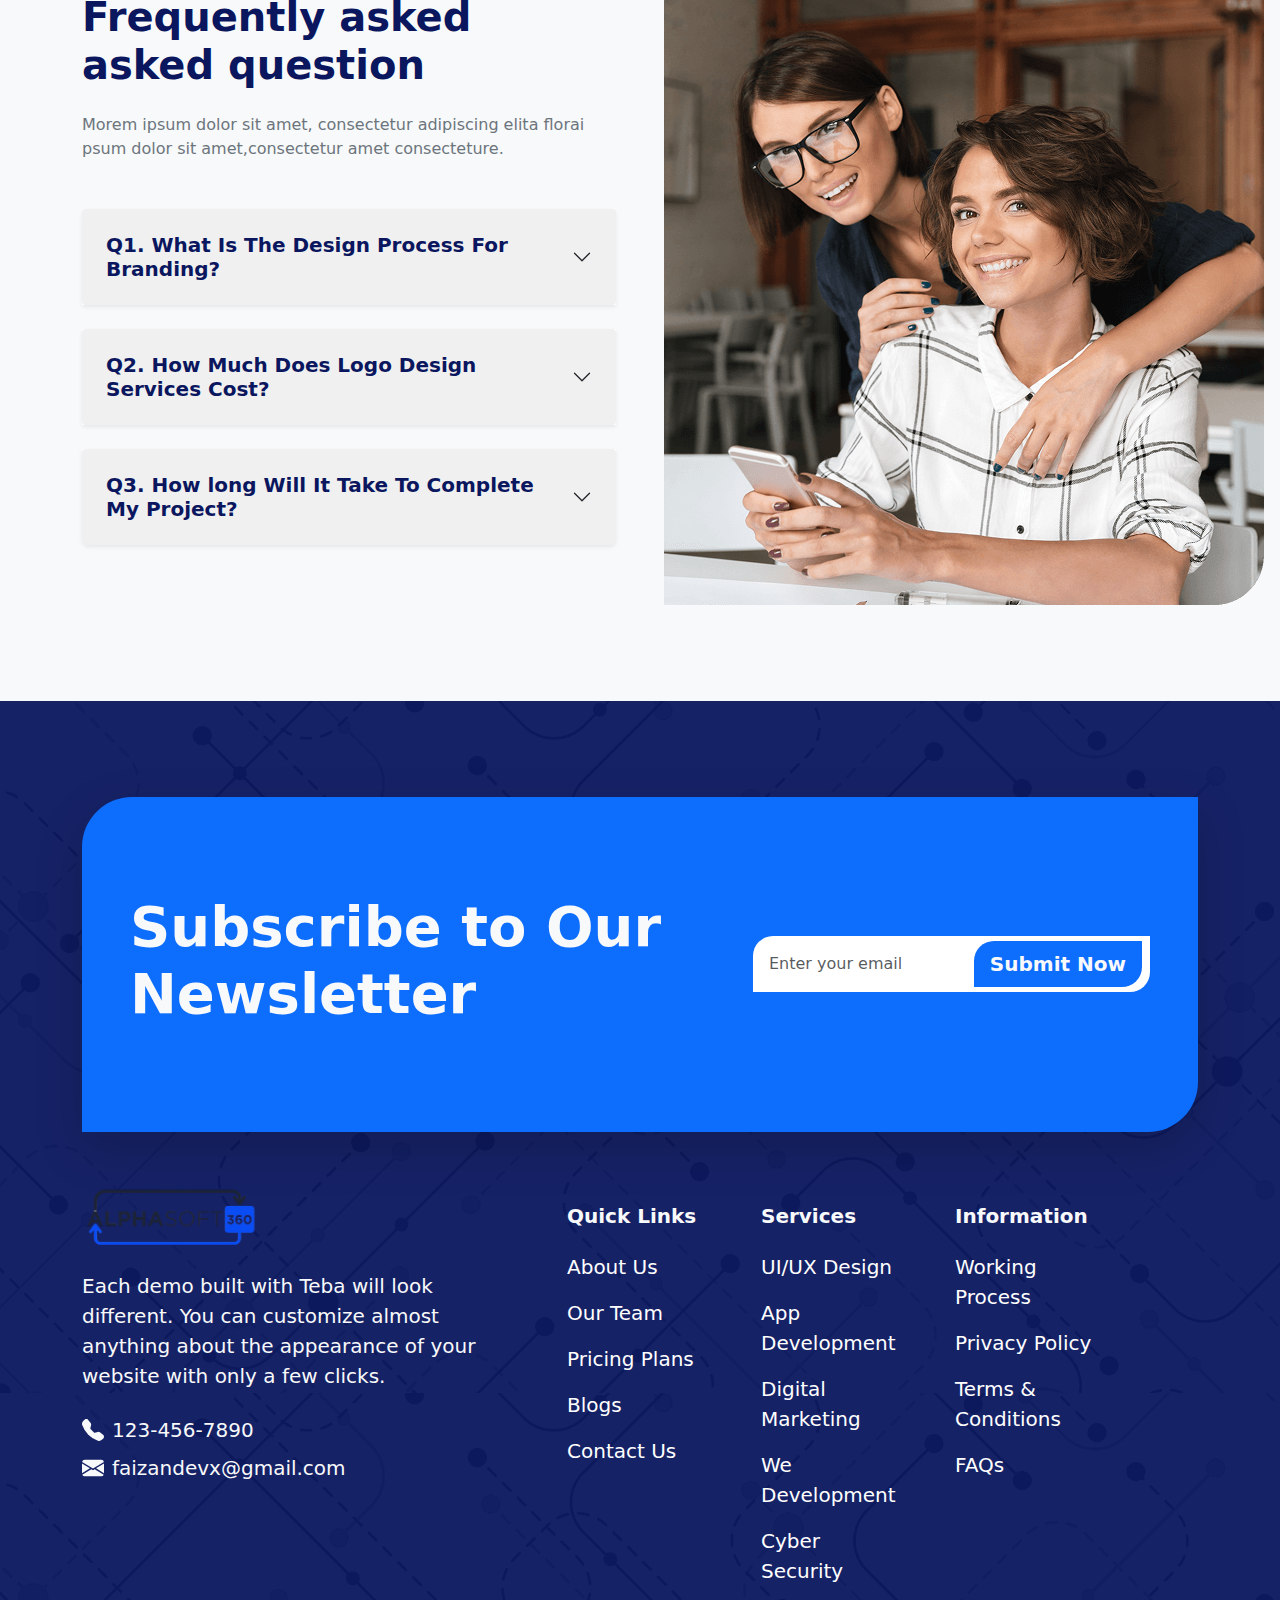
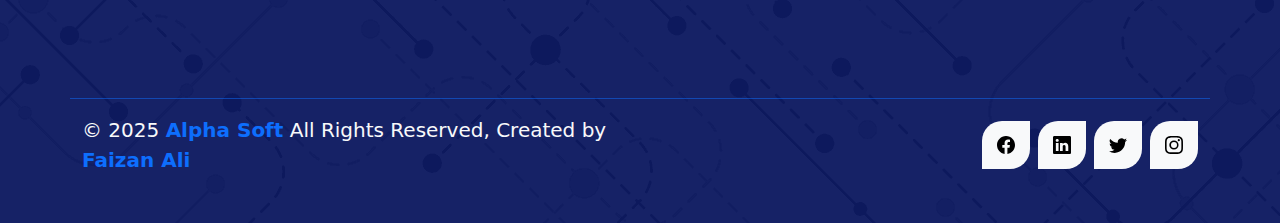
<file: Frontend/AlphaSoft360/pricing.html>
<!DOCTYPE html>
<html lang="en">

<head>
    <meta charset="UTF-8">
    <meta name="viewport" content="width=device-width, initial-scale=1.0">
    <link href="https://cdn.jsdelivr.net/npm/bootstrap@5.3.2/dist/css/bootstrap.min.css" rel="stylesheet">
    <link rel="stylesheet" href="style.css">
    <title>Pricing</title>
</head>

<body class="m-auto">

    <header>
        <!-- TOP NAVBAR (Contact + Social) -->
        <nav class="navbar navbar-expand-md navbar-light bg-light border-bottom py-2">
            <div class="container-fluid">
                <div class="d-flex d-md-none justify-content-center mb-2">
                    <a href="mailto:faizandevx@gmail.com" class="text-decoration-none fw-semibold"
                        style="color: #0a165e;">
                        faizandevx@gmail.com
                    </a>
                </div>
                <!-- Toggler for top navbar -->
                <button class="navbar-toggler" type="button" data-bs-toggle="collapse" data-bs-target="#topbarMenu"
                    aria-controls="topbarMenu" aria-expanded="false" aria-label="Toggle navigation">
                    <span class="navbar-toggler-icon"></span>
                </button>

                <!-- Left: Contact Info -->
                <div class="collapse navbar-collapse" id="topbarMenu">
                    <ul class="navbar-nav me-auto mb-2 mb-md-0">
                        <!-- Phone -->
                        <li class="nav-item d-flex align-items-center pe-5 border-end border-2 border-dark"
                            style="color: #0a165e;">
                            <svg xmlns="http://www.w3.org/2000/svg" width="22" height="22" fill="currentColor"
                                class="bi bi-telephone-fill me-1" viewBox="0 0 16 16">
                                <path fill-rule="evenodd"
                                    d="M1.885.511a1.745 1.745 0 0 1 2.61.163L6.29 2.98c.329.423.445.974.315 1.494l-.547 2.19a.68.68 0 0 0 .178.643l2.457 2.457a.68.68 0 0 0 .644.178l2.189-.547a1.75 1.75 0 0 1 1.494.315l2.306 1.794c.829.645.905 1.87.163 2.611l-1.034 1.034c-.74.74-1.846 1.065-2.877.702a18.6 18.6 0 0 1-7.01-4.42 18.6 18.6 0 0 1-4.42-7.009c-.362-1.03-.037-2.137.703-2.877z" />
                            </svg>
                            <a href="#" class="text-decoration-none bg-text-color"
                                style="color: #0a165e;">+923473057550</a>
                        </li>

                        <!-- Email -->
                        <li class="nav-item d-flex align-items-center px-5 border-end border-2 border-dark"
                            style="color: #0a165e;">
                            <svg xmlns="http://www.w3.org/2000/svg" width="22" height="22" fill="currentColor"
                                class="bi bi-envelope-fill me-1" viewBox="0 0 16 16">
                                <path
                                    d="M.05 3.555A2 2 0 0 1 2 2h12a2 2 0 0 1 1.95 1.555L8 8.414zM0 4.697v7.104l5.803-3.558zM6.761 8.83l-6.57 4.027A2 2 0 0 0 2 14h12a2 2 0 0 0 1.808-1.144l-6.57-4.027L8 9.586zm3.436-.586L16 11.801V4.697z" />
                            </svg>
                            <a href="mailto:faizandevx@gmail.com" class="text-decoration-none bg-text-color"
                                style="color: #0a165e;">
                                faizandevx@gmail.com
                            </a>
                        </li>

                        <!-- Address -->
                        <li class="nav-item d-flex align-items-center px-5" style="color: #0a165e;">
                            <svg xmlns="http://www.w3.org/2000/svg" width="22" height="22" fill="currentColor"
                                class="bi bi-geo-alt-fill me-1" viewBox="0 0 16 16">
                                <path
                                    d="M8 16s6-5.686 6-10A6 6 0 0 0 2 6c0 4.314 6 10 6 10m0-7a3 3 0 1 1 0-6 3 3 0 0 1 0 6" />
                            </svg>
                            <span class="">
                                <a href="#" class="text-decoration-none bg-text-color" style="color: #0a165e;">Pak
                                    Avenue</a></span>
                        </li>
                    </ul>
                </div>

                <!-- Right: Social Icons -->
                <ul class="navbar-nav flex-row gap-2">
                    <!-- Facebook -->
                    <li class="nav-item">
                        <a href="#"
                            class="text-color nav-link p-0 border rounded-circle d-flex align-items-center justify-content-center"
                            style="width:36px;height:36px;">
                            <svg xmlns="http://www.w3.org/2000/svg" width="18" height="18" fill="currentColor"
                                class="bi bi-facebook" viewBox="0 0 16 16">
                                <path d="M16 8.049c0-4.446-3.582-8.05-8-8.05C3.58 0-.002 
                                                    3.603-.002 8.05c0 4.017 2.926 7.347 
                                                    6.75 7.951v-5.625h-2.03V8.05H6.75V6.275c0-2.017 
                                                    1.195-3.131 3.022-3.131.876 0 1.791.157 
                                                    1.791.157v1.98h-1.009c-.993 0-1.303.621-1.303 
                                                    1.258v1.51h2.218l-.354 2.326H9.25V16c3.824-.604 
                                                    6.75-3.934 6.75-7.951" />
                            </svg>
                        </a>
                    </li>
                    <!-- Twitter -->
                    <li class="nav-item">
                        <a href="#"
                            class="text-color nav-link p-0 border rounded-circle d-flex align-items-center justify-content-center"
                            style="width:36px;height:36px;">
                            <svg xmlns="http://www.w3.org/2000/svg" width="18" height="18" fill="currentColor"
                                class="bi bi-twitter" viewBox="0 0 16 16">
                                <path d="M5.026 15c6.038 0 9.341-5.003 
                                                    9.341-9.334q.002-.211-.006-.422A6.7 6.7 0 
                                                    0 0 16 3.542a6.7 6.7 0 0 
                                                    1-1.889.518 3.3 3.3 0 0 
                                                    0 1.447-1.817 6.5 6.5 0 0 
                                                    1-2.087.793A3.286 3.286 0 0 
                                                    0 7.875 6.03a9.32 9.32 0 0 
                                                    1-6.767-3.429 3.29 3.29 0 0 
                                                    0 1.018 4.382A3.3 3.3 0 0 
                                                    1 .64 6.575v.045a3.29 3.29 0 0 
                                                    0 2.632 3.218 3.2 3.2 0 0 
                                                    1-.865.115 3 3 0 0 
                                                    1-.614-.057 3.28 3.28 0 0 
                                                    0 3.067 2.277A6.6 6.6 0 0 
                                                    1 .78 13.58a6 6 0 0 
                                                    1-.78-.045A9.34 9.34 0 0 0 5.026 15" />
                            </svg>
                        </a>
                    </li>
                    <!-- LinkedIn -->
                    <li class="nav-item">
                        <a href="#"
                            class="text-color nav-link p-0 border rounded-circle d-flex align-items-center justify-content-center"
                            style="width:36px;height:36px;">
                            <svg xmlns="http://www.w3.org/2000/svg" width="18" height="18" fill="currentColor"
                                class="bi bi-linkedin" viewBox="0 0 16 16">
                                <path d="M0 1.146C0 .513.526 0 1.175 0h13.65C15.474 
                                                    0 16 .513 16 1.146v13.708c0 .633-.526 
                                                    1.146-1.175 1.146H1.175C.526 16 0 
                                                    15.487 0 14.854zm4.943 
                                                    12.248V6.169H2.542v7.225zm-1.2-8.212c.837 
                                                    0 1.358-.554 1.358-1.248-.015-.709-.52-1.248-1.342-1.248S2.4 
                                                    3.226 2.4 3.934c0 .694.521 1.248 
                                                    1.327 1.248zm4.908 8.212V9.359c0-.216.016-.432.08-.586.173-.431.568-.878 
                                                    1.232-.878.869 0 1.216.662 1.216 
                                                    1.634v3.865h2.401V9.25c0-2.22-1.184-3.252-2.764-3.252-1.274 
                                                    0-1.845.7-2.165 1.193v.025h-.016l.016-.025V6.169h-2.4c.03.678 
                                                    0 7.225 0 7.225z" />
                            </svg>
                        </a>
                    </li>
                    <!-- Instagram -->
                    <li class="nav-item">
                        <a href="#"
                            class="text-color nav-link p-0 border rounded-circle d-flex align-items-center justify-content-center"
                            style="width:36px;height:36px;">
                            <svg xmlns="http://www.w3.org/2000/svg" width="18" height="18" fill="currentColor"
                                class="bi bi-instagram" viewBox="0 0 16 16">
                                <path d="M8 0C5.829 0 5.556.01 4.703.048 
                                                    3.85.088 3.269.222 2.76.42a3.9 3.9 
                                                    0 0 0-1.417.923A3.9 3.9 0 0 
                                                    0 .42 2.76C.222 3.268.087 3.85.048 
                                                    4.7.01 5.555 0 5.827 0 8.001c0 
                                                    2.172.01 2.444.048 3.297.04.852.174 
                                                    1.433.372 1.942.205.526.478.972.923 
                                                    1.417.444.445.89.719 1.416.923.51.198 
                                                    1.09.333 1.942.372C5.555 15.99 5.827 
                                                    16 8 16s2.444-.01 3.298-.048c.851-.04 
                                                    1.434-.174 1.943-.372a3.9 3.9 0 0 
                                                    0 1.416-.923c.445-.445.718-.891.923-1.417.197-.509.332-1.09.372-1.942C15.99 
                                                    10.445 16 10.173 16 8s-.01-2.445-.048-3.299c-.04-.851-.175-1.433-.372-1.941a3.9 
                                                    3.9 0 0 0-.923-1.417A3.9 3.9 0 0 
                                                    0 13.24.42c-.51-.198-1.092-.333-1.943-.372C10.443.01 
                                                    10.172 0 7.998 0zm-.717 1.442h.718c2.136 
                                                    0 2.389.007 3.232.046.78.035 1.204.166 
                                                    1.486.275.373.145.64.319.92.599s.453.546.598.92c.11.281.24.705.275 
                                                    1.485.039.843.047 1.096.047 3.231s-.008 
                                                    2.389-.047 3.232c-.035.78-.166 1.203-.275 
                                                    1.485a2.5 2.5 0 0 1-.599.919c-.28.28-.546.453-.92.598-.28.11-.704.24-1.485.276-.843.038-1.096.047-3.232.047s-2.39-.009-3.233-.047c-.78-.036-1.203-.166-1.485-.276a2.5 2.5 
                                                    0 0 1-.92-.598 2.5 2.5 0 0 1-.6-.92c-.109-.281-.24-.705-.275-1.485-.038-.843-.046-1.096-.046-3.233s.008-2.388.046-3.231c.036-.78.166-1.204.276-1.486.145-.373.319-.64.599-.92s.546-.453.92-.598c.282-.11.705-.24 
                                                    1.485-.276.738-.034 1.024-.044 2.515-.045zm4.988 
                                                    1.328a.96.96 0 1 0 0 1.92.96.96 
                                                    0 0 0 0-1.92m-4.27 1.122a4.109 
                                                    4.109 0 1 0 0 8.217 4.109 4.109 
                                                    0 0 0 0-8.217m0 1.441a2.667 2.667 
                                                    0 1 1 0 5.334 2.667 2.667 0 0 1 0-5.334" />
                            </svg>
                        </a>
                    </li>
                </ul>
            </div>
        </nav>

        <!-- MAIN NAVBAR -->
        <nav class="navbar navbar-expand-lg navbar-light bg-white p-0 pe-3">
            <div class="container-fluid p-0">
                <!-- Brand -->
                <div class="svg-wrapper position-relative">
                    <svg viewBox="0 0 384 100" xmlns="http://www.w3.org/2000/svg" preserveAspectRatio="xMidYMid meet">
                        <path
                            d="M324.5 51.2295C313.7 90.2459 287.333 100 275.5 100H0V0H384C368.667 0.819672 335.3 12.2131 324.5 51.2295Z"
                            fill="#2B4DFF" />
                    </svg>
                    <img src="alpha-removebg-preview.png" alt="Logo"
                        class="position-absolute top-50 start-50 translate-middle">
                </div>

                <!-- Toggler -->
                <button class="navbar-toggler" type="button" data-bs-toggle="collapse" data-bs-target="#mainMenu"
                    aria-controls="mainMenu" aria-expanded="false" aria-label="Toggle navigation">
                    <span class="navbar-toggler-icon"></span>
                </button>

                <!-- Links -->
                <div class="collapse navbar-collapse" id="mainMenu">
                    <ul class="navbar-nav me-auto mb-2 mb-lg-0 gap-4 fw-medium fs-6">
                        <li class="nav-item"><a class="nav-link" style="color: #0a165e;" href="index.html">Home</a></li>
                        <li class="nav-item"><a class="nav-link" style="color: #0a165e;" href="about.html">About Us</a>
                        </li>

                        <!-- Services Dropdown -->
                        <li class="nav-item dropdown">
                            <a class="nav-link dropdown-toggle" style="color: #0a165e;" href="#" id="servicesDropdown"
                                role="button" data-bs-toggle="dropdown" aria-expanded="false">
                                Services
                            </a>
                            <ul class="dropdown-menu custom-dropdown rounded-0 border-0 mt-3"
                                aria-labelledby="servicesDropdown" style="color: #0a165e;">
                                <li><a class="dropdown-item custom-item" href="./services.html">Service</a></li>
                                <li><a class="dropdown-item custom-item" href="./services-details.html">Service
                                        Details</a></li>
                            </ul>
                        </li>

                        <!-- Pages Dropdown -->
                        <li class="nav-item dropdown">
                            <a class="nav-link dropdown-toggle" style="color: #0a165e;" href="#" id="pagesDropdown"
                                role="button" data-bs-toggle="dropdown" aria-expanded="false">
                                Pages
                            </a>
                            <ul class="dropdown-menu dropdown-menu custom-dropdown rounded-0 border-0 mt-3"
                                aria-labelledby="pagesDropdown" style="color: #0a165e;">
                                <li><a class="dropdown-item custom-item" href="./team.html">Team</a></li>
                                <li><a class="dropdown-item custom-item" href="./team-details.html">Team Details</a>
                                </li>
                                <li><a class="dropdown-item custom-item" href="./pricing.html">Price</a></li>
                                 <li><a class="dropdown-item custom-item" href="./project.html">Project</a></li>
                                <li><a class="dropdown-item custom-item" href="./project-details.html">Project Details</a></li>
                                <li><a class="dropdown-item custom-item" href="./faq’s.html">FAQ</a></li>

                            </ul>
                        </li>

                        <!-- Blog Dropdown -->
                        <li class="nav-item dropdown">
                            <a class="nav-link dropdown-toggle" style="color: #0a165e;" href="#" id="blogDropdown"
                                role="button" data-bs-toggle="dropdown" aria-expanded="false">
                                Blog
                            </a>
                            <ul class="dropdown-menu dropdown-menu custom-dropdown rounded-0 border-0 mt-3"
                                aria-labelledby="blogDropdown" style="color: #0a165e;">
                                <li><a class="dropdown-item custom-item" href="#">Blog Grid</a></li>
                                <li><a class="dropdown-item custom-item" href="#">Blog List</a></li>
                                <li><a class="dropdown-item custom-item" href="#">Blog Details</a></li>
                                <li><a class="dropdown-item custom-item" href="#">Project</a></li>
                            </ul>
                        </li>

                        <li class="nav-item"><a class="nav-link" style="color: #0a165e;"
                                href="./contact.html">Contact</a></li>
                    </ul>

                    <!-- Right Side Buttons -->
                    <div class="d-flex align-items-center">
                        <!-- Search -->
                        <a href="#"
                            class="btn btn-light border rounded-circle d-flex align-items-center justify-content-center me-3"
                            style="width:40px;height:40px;">
                            <svg xmlns="http://www.w3.org/2000/svg" width="16" height="16" fill="currentColor"
                                class="bi bi-search" viewBox="0 0 16 16">
                                <path d="M11.742 10.344a6.5 6.5 0 1 0-1.397 1.398h-.001
                                            q.044.06.098.115l3.85 3.85a1 1 0 0 0
                                            1.415-1.414l-3.85-3.85a1 1 0 0
                                            0-.115-.1zM12 6.5a5.5 5.5 0 1
                                            1-11 0 5.5 5.5 0 0 1 11 0" />
                            </svg>
                        </a>
                        <!-- CTA -->
                        <button class="Button fw-semibold fs-6 bg-primary text-light border-0 hover-center-slide">
                            <span>Get A Quote</span>
                        </button>
                    </div>
                </div>
            </div>
        </nav>

    </header>

    <main>

        <section>
            <div class="w-100 position-relative text-light d-flex align-items-center justify-content-center"
                style="background-image: url('./aboutbgimage.png'); background-size: cover; background-position: center; height: 70vh;">

                <!-- Overlay -->
                <div class="position-absolute top-0 start-0 w-100 h-100"
                    style="background-color: #0a165e; opacity: 0.8;">
                </div>

                <!-- Content -->
                <div class="position-relative text-center px-3">
                    <h1 class="fw-bold display-1">Pricing</h1>
                    <a href="index.html" class="text-decoration-none lead text-light text-opacity-75">Home </a>
                    <span class="mx-2"> ></span>
                    <span> Pricing</span>
                </div>
            </div>
        </section>

        <!-- Our Affordable Pricing Plans For IT Business -->
        <section>
            <div class="bg-light py-2">
                <div class="container py-5">
                    <div class="row g-5 pt-5">

                        <!-- Card 1 -->
                        <div class="col-12 col-md-6 col-lg-4">
                            <div class="card custom-button h-100 mx-auto shadow-lg"
                                style="background-color: #f0f0f0; max-width: 25rem;">
                                <div class="card-body d-flex flex-column">
                                    <div>
                                        <span class="fw-bold lead" style="color: #0a165e;">Standard Plan</span>
                                    </div>
                                    <div class="border-bottom pb-4 d-flex align-items-end">
                                        <h1 class="display-4 fw-bolder mb-0" style="color: #0a165e;">$79</h1>
                                        <small class="lead fw-medium ms-2 mb-1" style="color: #0a165e;">/Month</small>
                                    </div>

                                    <div class="mt-4 flex-grow-1">

                                        <ul class="list-unstyled d-flex flex-column gap-3" style="color: #0a165e;">
                                            <li class="lead fw-normal">
                                                <svg xmlns="http://www.w3.org/2000/svg" width="22" height="22"
                                                    fill="currentColor" class="bi bi-check2" viewBox="0 0 16 16">
                                                    <path
                                                        d="M13.854 3.646a.5.5 0 0 1 0 .708l-7 7a.5.5 0 0 1-.708 0l-3.5-3.5a.5.5 0 1 1 .708-.708L6.5 10.293l6.646-6.647a.5.5 0 0 1 .708 0" />
                                                </svg>
                                                <span>Advanced Analytics</span>
                                            </li>
                                            <li class="lead fw-normal">
                                                <svg xmlns="http://www.w3.org/2000/svg" width="22" height="22"
                                                    fill="currentColor" class="bi bi-check2" viewBox="0 0 16 16">
                                                    <path
                                                        d="M13.854 3.646a.5.5 0 0 1 0 .708l-7 7a.5.5 0 0 1-.708 0l-3.5-3.5a.5.5 0 1 1 .708-.708L6.5 10.293l6.646-6.647a.5.5 0 0 1 .708 0" />
                                                </svg>
                                                <span>Unlimited Projects</span>
                                            </li>
                                            <li class="lead fw-normal">
                                                <svg xmlns="http://www.w3.org/2000/svg" width="22" height="22"
                                                    fill="currentColor" class="bi bi-check2" viewBox="0 0 16 16">
                                                    <path
                                                        d="M13.854 3.646a.5.5 0 0 1 0 .708l-7 7a.5.5 0 0 1-.708 0l-3.5-3.5a.5.5 0 1 1 .708-.708L6.5 10.293l6.646-6.647a.5.5 0 0 1 .708 0" />
                                                </svg>
                                                <span>Priority Support</span>
                                            </li>
                                            <li class="lead fw-normal">
                                                <svg xmlns="http://www.w3.org/2000/svg" width="22" height="22"
                                                    fill="currentColor" class="bi bi-check2" viewBox="0 0 16 16">
                                                    <path
                                                        d="M13.854 3.646a.5.5 0 0 1 0 .708l-7 7a.5.5 0 0 1-.708 0l-3.5-3.5a.5.5 0 1 1 .708-.708L6.5 10.293l6.646-6.647a.5.5 0 0 1 .708 0" />
                                                </svg>
                                                <span>Customizable Branding</span>
                                            </li>
                                            <li class="lead fw-normal"><svg xmlns="http://www.w3.org/2000/svg"
                                                    width="22" height="22" fill="currentColor" class="bi bi-check2"
                                                    viewBox="0 0 16 16">
                                                    <path
                                                        d="M13.854 3.646a.5.5 0 0 1 0 .708l-7 7a.5.5 0 0 1-.708 0l-3.5-3.5a.5.5 0 1 1 .708-.708L6.5 10.293l6.646-6.647a.5.5 0 0 1 .708 0" />
                                                </svg>
                                                <span>All API Access
                                                </span>
                                            </li>
                                        </ul>
                                    </div>

                                    <button
                                        class="Button fs-5 fw-semibold bg-primary text-light px-4 py-3 border-0 hover-center-slide">
                                        <span>Select This Plan</span>
                                    </button>
                                </div>
                            </div>
                        </div>

                        <!-- Card 2 -->
                        <div class="col-12 col-md-6 col-lg-4">
                            <div class="card custom-button h-100 mx-auto text-light shadow-lg"
                                style="background-color: #2b4dff; max-width: 25rem;">
                                <div class="card-body d-flex flex-column">
                                    <div>
                                        <span class="fw-bold lead">Standard Plan</span>
                                    </div>
                                    <div class="border-bottom pb-4 d-flex align-items-end mt-3">
                                        <div class="d-flex align-items-end position-relative">
                                            <h1 class="display-4 fw-bolder mb-0">$79</h1>
                                            <small class="lead fw-medium ms-2 mb-1">/Month</small>
                                        </div>
                                        <span
                                            class="badge p-4 rounded-end-0 rounded-start-5 border-0 fw-normal fs-5 text-dark ms-auto position-absolute end-0"
                                            style="background-color: #f0f0f0;">Popular</span>
                                    </div>

                                    <div class="mt-4 flex-grow-1">
                                        <ul class="list-unstyled d-flex flex-column gap-3" style="color: #f0f0f0;">
                                            <li class="lead fw-normal">
                                                <svg xmlns="http://www.w3.org/2000/svg" width="22" height="22"
                                                    fill="currentColor" class="bi bi-check2" viewBox="0 0 16 16">
                                                    <path
                                                        d="M13.854 3.646a.5.5 0 0 1 0 .708l-7 7a.5.5 0 0 1-.708 0l-3.5-3.5a.5.5 0 1 1 .708-.708L6.5 10.293l6.646-6.647a.5.5 0 0 1 .708 0" />
                                                </svg>
                                                <span>Advanced Analytics</span>
                                            </li>
                                            <li class="lead fw-normal">
                                                <svg xmlns="http://www.w3.org/2000/svg" width="22" height="22"
                                                    fill="currentColor" class="bi bi-check2" viewBox="0 0 16 16">
                                                    <path
                                                        d="M13.854 3.646a.5.5 0 0 1 0 .708l-7 7a.5.5 0 0 1-.708 0l-3.5-3.5a.5.5 0 1 1 .708-.708L6.5 10.293l6.646-6.647a.5.5 0 0 1 .708 0" />
                                                </svg>
                                                <span>Unlimited Projects</span>
                                            </li>
                                            <li class="lead fw-normal">
                                                <svg xmlns="http://www.w3.org/2000/svg" width="22" height="22"
                                                    fill="currentColor" class="bi bi-check2" viewBox="0 0 16 16">
                                                    <path
                                                        d="M13.854 3.646a.5.5 0 0 1 0 .708l-7 7a.5.5 0 0 1-.708 0l-3.5-3.5a.5.5 0 1 1 .708-.708L6.5 10.293l6.646-6.647a.5.5 0 0 1 .708 0" />
                                                </svg>
                                                <span>Priority Support</span>
                                            </li>
                                            <li class="lead fw-normal">
                                                <svg xmlns="http://www.w3.org/2000/svg" width="22" height="22"
                                                    fill="currentColor" class="bi bi-check2" viewBox="0 0 16 16">
                                                    <path
                                                        d="M13.854 3.646a.5.5 0 0 1 0 .708l-7 7a.5.5 0 0 1-.708 0l-3.5-3.5a.5.5 0 1 1 .708-.708L6.5 10.293l6.646-6.647a.5.5 0 0 1 .708 0" />
                                                </svg>
                                                <span>Customizable Branding</span>
                                            </li>
                                            <li class="lead fw-normal"><svg xmlns="http://www.w3.org/2000/svg"
                                                    width="22" height="22" fill="currentColor" class="bi bi-check2"
                                                    viewBox="0 0 16 16">
                                                    <path
                                                        d="M13.854 3.646a.5.5 0 0 1 0 .708l-7 7a.5.5 0 0 1-.708 0l-3.5-3.5a.5.5 0 1 1 .708-.708L6.5 10.293l6.646-6.647a.5.5 0 0 1 .708 0" />
                                                </svg>
                                                <span>All API Access</span>
                                            </li>
                                        </ul>
                                    </div>

                                    <button
                                        class="Button fs-5 fw-semibold text-primary px-4 py-3 border-0 hover-center-slide"
                                        style="background-color: #f0f0f0;">
                                        <span>Select This Plan</span>
                                    </button>
                                </div>
                            </div>
                        </div>

                        <!-- Card 3 -->
                        <div class="col-12 col-md-6 col-lg-4">
                            <div class="card custom-button h-100 mx-auto shadow-lg"
                                style="background-color: #f0f0f0; max-width: 25rem;">
                                <div class="card-body d-flex flex-column">
                                    <div>
                                        <span class="fw-bold lead" style="color: #0a165e;">Standard Plan</span>
                                    </div>
                                    <div class="border-bottom pb-4 d-flex align-items-end">
                                        <h1 class="display-4 fw-bolder mb-0" style="color: #0a165e;">$79</h1>
                                        <small class="lead fw-medium ms-2 mb-1" style="color: #0a165e;">/Month</small>
                                    </div>

                                    <div class="mt-4 flex-grow-1">
                                        <ul class="list-unstyled d-flex flex-column gap-3" style="color: #0a165e;">
                                            <li class="lead fw-normal">
                                                <svg xmlns="http://www.w3.org/2000/svg" width="22" height="22"
                                                    fill="currentColor" class="bi bi-check2" viewBox="0 0 16 16">
                                                    <path
                                                        d="M13.854 3.646a.5.5 0 0 1 0 .708l-7 7a.5.5 0 0 1-.708 0l-3.5-3.5a.5.5 0 1 1 .708-.708L6.5 10.293l6.646-6.647a.5.5 0 0 1 .708 0" />
                                                </svg>
                                                <span>Advanced Analytics</span>
                                            </li>
                                            <li class="lead fw-normal">
                                                <svg xmlns="http://www.w3.org/2000/svg" width="22" height="22"
                                                    fill="currentColor" class="bi bi-check2" viewBox="0 0 16 16">
                                                    <path
                                                        d="M13.854 3.646a.5.5 0 0 1 0 .708l-7 7a.5.5 0 0 1-.708 0l-3.5-3.5a.5.5 0 1 1 .708-.708L6.5 10.293l6.646-6.647a.5.5 0 0 1 .708 0" />
                                                </svg>
                                                <span>Unlimited Projects</span>
                                            </li>
                                            <li class="lead fw-normal">
                                                <svg xmlns="http://www.w3.org/2000/svg" width="22" height="22"
                                                    fill="currentColor" class="bi bi-check2" viewBox="0 0 16 16">
                                                    <path
                                                        d="M13.854 3.646a.5.5 0 0 1 0 .708l-7 7a.5.5 0 0 1-.708 0l-3.5-3.5a.5.5 0 1 1 .708-.708L6.5 10.293l6.646-6.647a.5.5 0 0 1 .708 0" />
                                                </svg>
                                                <span>Priority Support</span>
                                            </li>
                                            <li class="lead fw-normal">
                                                <svg xmlns="http://www.w3.org/2000/svg" width="22" height="22"
                                                    fill="currentColor" class="bi bi-check2" viewBox="0 0 16 16">
                                                    <path
                                                        d="M13.854 3.646a.5.5 0 0 1 0 .708l-7 7a.5.5 0 0 1-.708 0l-3.5-3.5a.5.5 0 1 1 .708-.708L6.5 10.293l6.646-6.647a.5.5 0 0 1 .708 0" />
                                                </svg>
                                                <span>Customizable Branding</span>
                                            </li>
                                            <li class="lead fw-normal"><svg xmlns="http://www.w3.org/2000/svg"
                                                    width="22" height="22" fill="currentColor" class="bi bi-check2"
                                                    viewBox="0 0 16 16">
                                                    <path
                                                        d="M13.854 3.646a.5.5 0 0 1 0 .708l-7 7a.5.5 0 0 1-.708 0l-3.5-3.5a.5.5 0 1 1 .708-.708L6.5 10.293l6.646-6.647a.5.5 0 0 1 .708 0" />
                                                </svg>
                                                <span>All API Access</span>
                                            </li>
                                        </ul>
                                    </div>

                                    <button
                                        class="Button fs-5 fw-semibold bg-primary text-light px-4 py-3 border-0 hover-center-slide">
                                        <span>Select This Plan</span>
                                    </button>
                                </div>
                            </div>
                        </div>
                    </div>
                </div>
            </div>
        </section>

        <section>
            <div class="bg-light py-5">
                <div class="container py-5">

                    <div class="row g-5">
                        <div class="col-6">
                            <div>
                                <span class="text-primary lead fw-medium">Question</span>
                                <h1 class="h1 fw-bold my-2" style="color: #0a165e;">Frequently asked asked
                                    question</h1>
                                <p class="fs-6 fw-normal text-secondary opacity-100 mt-4">Morem ipsum dolor sit amet,
                                    consectetur adipiscing elita florai psum dolor sit amet,consectetur amet
                                    consecteture.</p>
                            </div>

                            <div id="accordion" class="mt-5">
                                <div class="accordion" id="servicesAccordion">

                                    <!-- Item 1 -->
                                    <div class="accordion-item mb-4 border-0 shadow-sm mb-2">
                                        <h1 class="accordion-header">
                                            <button
                                                class="accordion-button collapsed p-4 fs-5 fw-bold rounded-1 opacity-100"
                                                style="background-color: #f0f0f0; color: #0a165e;" type="button"
                                                data-bs-toggle="collapse" data-bs-target="#serviceOne"
                                                aria-expanded="false" aria-controls="serviceOne">
                                                Q1. What Is The Design Process For Branding?
                                            </button>
                                        </h1>
                                        <div id="serviceOne" class="accordion-collapse collapse"
                                            data-bs-parent="#servicesAccordion">
                                            <div class="accordion-body">
                                                If you ask our clients what it’s like working 36, they’ll about how much
                                                we care about their success.
                                            </div>
                                        </div>
                                    </div>

                                    <!-- Item 2 -->
                                    <div class="accordion-item mb-4 border-0 shadow-sm mb-2">
                                        <h2 class="accordion-header">
                                            <button
                                                class="accordion-button collapsed p-4 fs-5 fw-bold rounded-1 opacity-100"
                                                style="background-color: #f0f0f0; color: #0a165e;" type="button"
                                                data-bs-toggle="collapse" data-bs-target="#serviceTwo"
                                                aria-expanded="false" aria-controls="serviceTwo">
                                                Q2. How Much Does Logo Design Services Cost?
                                            </button>
                                        </h2>
                                        <div id="serviceTwo" class="accordion-collapse collapse"
                                            data-bs-parent="#servicesAccordion">
                                            <div class="accordion-body">
                                                If you ask our clients what it’s like working 36, they’ll about how much
                                                we care about their success.
                                            </div>
                                        </div>
                                    </div>

                                    <!-- Item 3 -->
                                    <div class="accordion-item border-0 shadow-sm mb-2">
                                        <h2 class="accordion-header">
                                            <button
                                                class="accordion-button collapsed p-4 fs-5 fw-bold rounded-1 opacity-100"
                                                style="background-color: #f0f0f0; color: #0a165e;" type="button"
                                                data-bs-toggle="collapse" data-bs-target="#serviceThree"
                                                aria-expanded="false" aria-controls="serviceThree">
                                                Q3. How long Will It Take To Complete My Project?
                                            </button>
                                        </h2>
                                        <div id="serviceThree" class="accordion-collapse collapse"
                                            data-bs-parent="#servicesAccordion">
                                            <div class="accordion-body">
                                                If you ask our clients what it’s like working 36, they’ll about how much
                                                we care about their success.
                                            </div>
                                        </div>
                                    </div>
                                </div>
                            </div>
                        </div>

                        <div class="col-12 col-lg-6">
                            <img src="./image copy 36.png" alt="">
                        </div>
                    </div>
                </div>
            </div>
        </section>

    </main>

    <footer class="footer">

        <div class="p-5" style="background-color: #0a165e; background-image: url(./image\ copy\ 17.png);">
            <div class="container py-5 border-primary border-opacity-50 border-bottom">
                <!-- Newsletter Section -->
                <div class="p-5 bg-primary text-light custom-button shadow-lg">
                    <div class="row py-5 g-5 align-items-center">
                        <!-- Heading -->
                        <div class="col-12 col-lg-7">
                            <h1 class="fw-bold display-4">Subscribe to Our Newsletter</h1>
                        </div>

                        <!-- Input + Button -->
                        <div class="col-12 col-lg-5">
                            <div class="position-relative w-100">
                                <input type="email" class="form-control p-3 pe-5 lead Button"
                                    placeholder="Enter your email" aria-label="Email">
                                <button
                                    class="Button lead fs-5 fw-semibold bg-primary text-light py-2 px-3 border-0 hover-center-slide position-absolute top-50 end-0 translate-middle-y me-2">
                                    <span>Submit Now</span>
                                </button>
                                <!-- <button
                                class="btn btn-primary Button fw-medium p-2 position-absolute top-50 end-0 translate-middle-y me-2"
                                    type="button">
                                    Submit Now
                                </button> -->
                            </div>
                        </div>
                    </div>
                </div>

                <div class="row g-5 py-5">
                    <!-- Logo + Contact -->
                    <div class="col-12 col-md-6 col-lg-5 text-light mb-5">
                        <div class="mb-3">
                            <a href="#" class="text-decoration-none">
                                <img src="./alpha-removebg-preview.png" class="img-fluid" alt="Logo"
                                    style="max-width: 180px;">
                            </a>
                        </div>
                        <p class="lead fw-normal">
                            Each demo built with Teba will look different. You can customize almost
                            anything about the appearance of your website with only a few clicks.
                        </p>
                        <div class="d-flex flex-column">
                            <a href="#"
                                class="d-inline-flex align-items-center text-decoration-none text-light mt-2 fw-normal lead">
                                <svg xmlns="http://www.w3.org/2000/svg" width="22" height="22" fill="currentColor"
                                    class="bi bi-telephone-fill me-2" viewBox="0 0 16 16">
                                    <path fill-rule="evenodd"
                                        d="M1.885.511a1.745 1.745 0 0 1 2.61.163L6.29 2.98c.329.423.445.974.315 1.494l-.547 2.19a.68.68 0 0 0 .178.643l2.457 2.457a.68.68 0 0 0 .644.178l2.189-.547a1.75 1.75 0 0 1 1.494.315l2.306 1.794c.829.645.905 1.87.163 2.611l-1.034 1.034c-.74.74-1.846 1.065-2.877.702a18.6 18.6 0 0 1-7.01-4.42 18.6 18.6 0 0 1-4.42-7.009c-.362-1.03-.037-2.137.703-2.877z" />
                                </svg>
                                <span>123-456-7890</span>
                            </a>

                            <a href="#"
                                class="d-inline-flex align-items-center text-decoration-none text-light mt-2 fw-normal lead">
                                <svg xmlns="http://www.w3.org/2000/svg" width="22" height="22" fill="currentColor"
                                    class="bi bi-envelope-fill me-2" viewBox="0 0 16 16">
                                    <path
                                        d="M.05 3.555A2 2 0 0 1 2 2h12a2 2 0 0 1 1.95 1.555L8 8.414zM0 4.697v7.104l5.803-3.558zM6.761 8.83l-6.57 4.027A2 2 0 0 0 2 14h12a2 2 0 0 0 1.808-1.144l-6.57-4.027L8 9.586zm3.436-.586L16 11.801V4.697z" />
                                </svg>
                                <span>faizandevx@gmail.com</span>
                            </a>
                        </div>
                    </div>

                    <!-- Quick Links -->
                    <div class="col-12 col-md-6 col-lg-2 pt-4">
                        <h5 class="fw-bolder mb-4 text-light">Quick Links</h5>
                        <ul class="list-unstyled">
                            <li class="mb-3"><a href="#" class="text-decoration-none lead color fw-normal">About
                                    Us</a>
                            </li>
                            <li class="mb-3"><a href="#" class="text-decoration-none lead color fw-normal">Our
                                    Team</a>
                            </li>
                            <li class="mb-3"><a href="#" class="text-decoration-none lead color fw-normal">Pricing
                                    Plans</a>
                            </li>
                            <li class="mb-3"><a href="#" class="text-decoration-none lead color fw-normal">Blogs</a>
                            </li>
                            <li class="mb-3"><a href="#" class="text-decoration-none lead color fw-normal">Contact
                                    Us</a>
                            </li>
                        </ul>
                    </div>

                    <!-- Services -->
                    <div class="col-12 col-md-6 col-lg-2 pt-4">
                        <h5 class="fw-bolder mb-4 text-light">Services</h5>
                        <ul class="list-unstyled">
                            <li class="mb-3"><a href="#" class="text-decoration-none lead color fw-normal">UI/UX
                                    Design</a>
                            </li>
                            <li class="mb-3"><a href="#" class="text-decoration-none lead color fw-normal">App
                                    Development</a>
                            </li>
                            <li class="mb-3"><a href="#" class="text-decoration-none lead color fw-normal">Digital
                                    Marketing</a>
                            </li>
                            <li class="mb-3"><a href="#" class="text-decoration-none lead color fw-normal">We
                                    Development</a>
                            </li>
                            <li class="mb-3"><a href="#" class="text-decoration-none lead color fw-normal">Cyber
                                    Security</a>
                            </li>
                        </ul>
                    </div>

                    <!-- Information -->
                    <div class="col-12 col-md-6 col-lg-2 pt-4">
                        <h5 class="fw-bolder mb-4 text-light">Information</h5>
                        <ul class="list-unstyled">
                            <li class="mb-3"><a href="#" class="text-decoration-none lead color fw-normal">Working
                                    Process</a>
                            </li>
                            <li class="mb-3"><a href="#" class="text-decoration-none lead color fw-normal">Privacy
                                    Policy</a>
                            </li>
                            <li class="mb-3"><a href="#" class="text-decoration-none lead color fw-normal">Terms &
                                    Conditions</a>
                            </li>
                            <li class="mb-3"><a href="#" class="text-decoration-none lead color fw-normal">FAQs</a>
                            </li>
                        </ul>
                    </div>
                </div>
            </div>

            <!-- Footer Section -->
            <section>
                <div class="container text-light pt-3">
                    <div class="row align-items-center">

                        <!-- Left Side -->
                        <div class="col-12 col-md-6 text-center text-md-start mb-3 mb-md-0">
                            <span class="lead fw-normal">
                                © 2025
                                <a href="#" class="text-decoration-none fw-semibold">Alpha Soft</a>
                                All Rights Reserved, Created by
                                <a href="#" class="text-decoration-none fw-semibold">Faizan Ali</a>
                            </span>
                        </div>

                        <!-- Right Side -->
                        <div class="col-12 col-md-6 text-center text-md-end">
                            <div class="d-flex justify-content-center justify-content-md-end gap-2">

                                <!-- Facebook -->
                                <a href="#"
                                    class="arrow-btn btn btn-light Button align-items-center justify-content-center">
                                    <svg xmlns="http://www.w3.org/2000/svg" width="18" height="18"
                                        class="bi bi-facebook" viewBox="0 0 16 16">
                                        <path d="M16 8.049c0-4.446-3.582-8.05-8-8.05C3.58 0-.002 
                                                3.603-.002 8.05c0 4.017 2.926 7.347 
                                                6.75 7.951v-5.625h-2.03V8.05H6.75V6.275c0-2.017 
                                                1.195-3.131 3.022-3.131.876 0 1.791.157 
                                                1.791.157v1.98h-1.009c-.993 0-1.303.621-1.303 
                                                1.258v1.51h2.218l-.354 2.326H9.25V16c3.824-.604 
                                                6.75-3.934 6.75-7.951" />
                                    </svg>
                                </a>

                                <!-- LinkedIn -->
                                <a href="#" class="bg-light arrow-btn Button align-items-center justify-content-center"
                                    style="color: #0a165e;">
                                    <svg xmlns="http://www.w3.org/2000/svg" width="18" height="18"
                                        class="bi bi-linkedin" viewBox="0 0 16 16">
                                        <path d="M0 1.146C0 .513.526 0 1.175 
                                                0h13.65C15.474 0 16 .513 16 
                                                1.146v13.708c0 .633-.526 1.146-1.175 
                                                1.146H1.175C.526 16 0 15.487 0 
                                                14.854zm4.943 12.248V6.169H2.542v7.225zm-1.2-8.212c.837 
                                                0 1.358-.554 1.358-1.248-.015-.709-.52-1.248-1.342-1.248S2.4 
                                                3.226 2.4 3.934c0 .694.521 1.248 1.327 
                                                1.248zm4.908 8.212V9.359c0-.216.016-.432.08-.586.173-.431.568-.878 
                                                1.232-.878.869 0 1.216.662 1.216 
                                                1.634v3.865h2.401V9.25c0-2.22-1.184-3.252-2.764-3.252-1.274 
                                                0-1.845.7-2.165 1.193v.025h-.016l.016-.025V6.169h-2.4c.03.678 
                                                0 7.225 0 7.225z" />
                                    </svg>
                                </a>

                                <!-- Twitter -->
                                <a href="#" class="bg-light arrow-btn Button align-items-center justify-content-center"
                                    style="color: #0a165e;">
                                    <svg xmlns="http://www.w3.org/2000/svg" width="18" height="18" class="bi bi-twitter"
                                        viewBox="0 0 16 16">
                                        <path d="M5.026 15c6.038 0 9.341-5.003 
                                                9.341-9.334q.002-.211-.006-.422A6.7 6.7 0 0 
                                                0 16 3.542a6.7 6.7 0 0 1-1.889.518 3.3 3.3 
                                                0 0 0 1.447-1.817 6.5 6.5 0 0 
                                                1-2.087.793A3.286 3.286 0 0 0 7.875 
                                                6.03a9.32 9.32 0 0 1-6.767-3.429 3.29 3.29 
                                                0 0 0 1.018 4.382A3.3 3.3 0 0 1 .64 
                                                6.575v.045a3.29 3.29 0 0 0 2.632 
                                                3.218 3.2 3.2 0 0 1-.865.115 3 3 0 0 
                                                1-.614-.057 3.28 3.28 0 0 0 3.067 
                                                2.277A6.6 6.6 0 0 1 .78 13.58a6 6 0 0 
                                                1-.78-.045A9.34 9.34 0 0 0 5.026 15" />
                                    </svg>
                                </a>

                                <!-- Instagram -->
                                <a href="#" class="bg-light arrow-btn Button align-items-center justify-content-center"
                                    style="color: #0a165e;">
                                    <svg xmlns="http://www.w3.org/2000/svg" width="18" height="18"
                                        class="bi bi-instagram" viewBox="0 0 16 16">
                                        <path d="M8 0C5.829 0 5.556.01 
                                                4.703.048 3.85.088 3.269.222 
                                                2.76.42a3.9 3.9 0 0 0-1.417.923A3.9 
                                                3.9 0 0 0 .42 2.76C.222 
                                                3.268.087 3.85.048 4.7.01 5.555 
                                                0 5.827 0 8.001c0 2.172.01 2.444.048 
                                                3.297.04.852.174 1.433.372 
                                                1.942.205.526.478.972.923 
                                                1.417.444.445.89.719 
                                                1.416.923.51.198 1.09.333 
                                                1.942.372C5.555 15.99 5.827 16 
                                                8 16s2.444-.01 3.298-.048c.851-.04 
                                                1.434-.174 1.943-.372a3.9 3.9 0 0 
                                                0 1.416-.923c.445-.445.718-.891.923-1.417.197-.509.332-1.09.372-1.942C15.99 
                                                10.445 16 10.173 16 8s-.01-2.445-.048-3.299c-.04-.851-.175-1.433-.372-1.941a3.9 
                                                3.9 0 0 0-.923-1.417A3.9 3.9 0 0 
                                                0 13.24.42c-.51-.198-1.092-.333-1.943-.372C10.443.01 
                                                10.172 0 7.998 0zm-.717 
                                                1.442h.718c2.136 0 2.389.007 
                                                3.232.046.78.035 1.204.166 
                                                1.486.275.373.145.64.319.92.599s.453.546.598.92c.11.281.24.705.275 
                                                1.485.039.843.047 1.096.047 
                                                3.231s-.008 2.389-.047 
                                                3.232c-.035.78-.166 1.203-.275 
                                                1.485a2.5 2.5 0 0 1-.599.919c-.28.28-.546.453-.92.598-.28.11-.704.24-1.485.276-.843.038-1.096.047-3.232.047s-2.39-.009-3.233-.047c-.78-.036-1.203-.166-1.485-.276a2.5 2.5 0 0 1-.92-.598 2.5 2.5 0 0 1-.6-.92c-.109-.281-.24-.705-.275-1.485-.038-.843-.046-1.096-.046-3.233s.008-2.388.046-3.231c.036-.78.166-1.204.276-1.486.145-.373.319-.64.599-.92s.546-.453.92-.598c.282-.11.705-.24 1.485-.276.738-.034 1.024-.044 
                                                2.515-.045zm4.988 1.328a.96.96 0 1 
                                                0 0 1.92.96.96 0 0 0 0-1.92m-4.27 
                                                1.122a4.109 4.109 0 1 0 0 8.217 4.109 
                                                4.109 0 0 0 0-8.217m0 
                                                1.441a2.667 2.667 0 1 1 0 5.334 
                                                2.667 2.667 0 0 1 0-5.334" />
                                    </svg>
                                </a>

                            </div>
                        </div>
                    </div>
                </div>
            </section>

        </div>

    </footer>


    <script src="https://cdn.jsdelivr.net/npm/bootstrap@5.3.2/dist/js/bootstrap.bundle.min.js"></script>
    <script src="./script.js"></script>

</body>

</html>
</file>
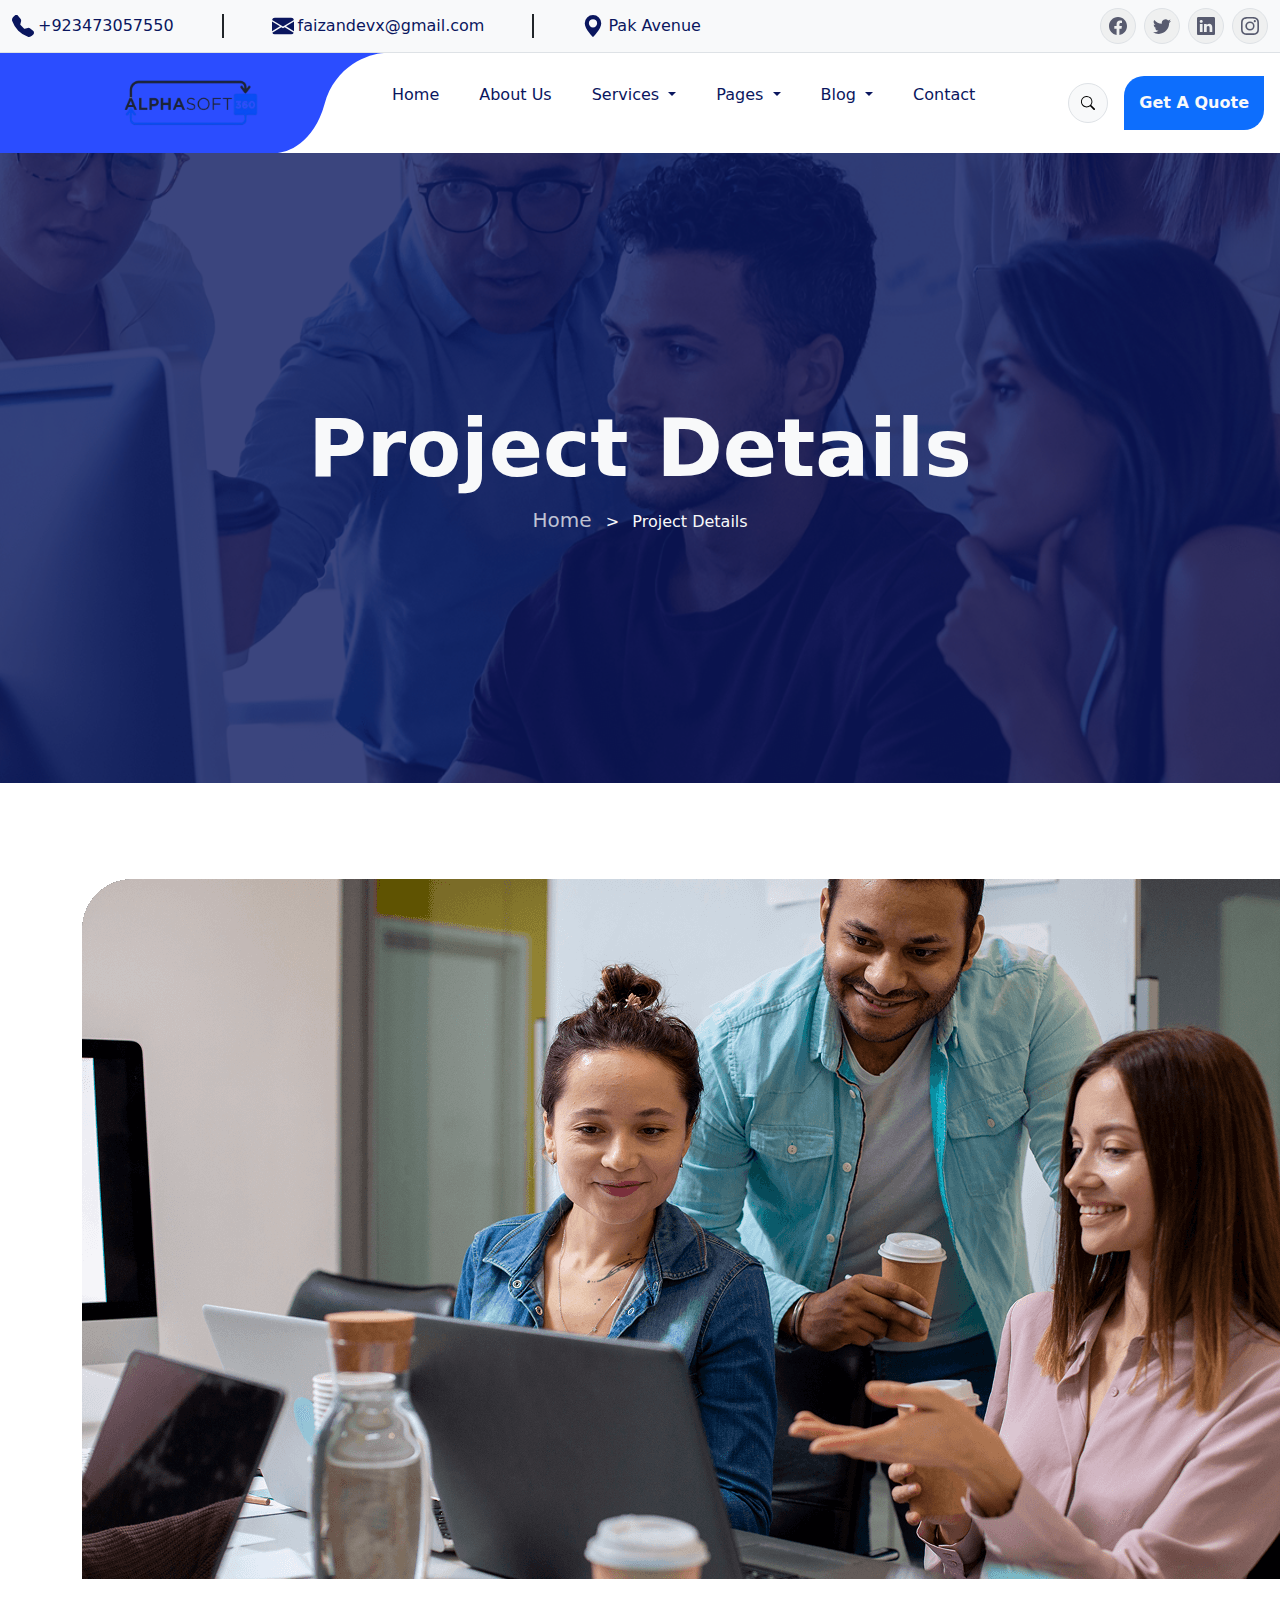
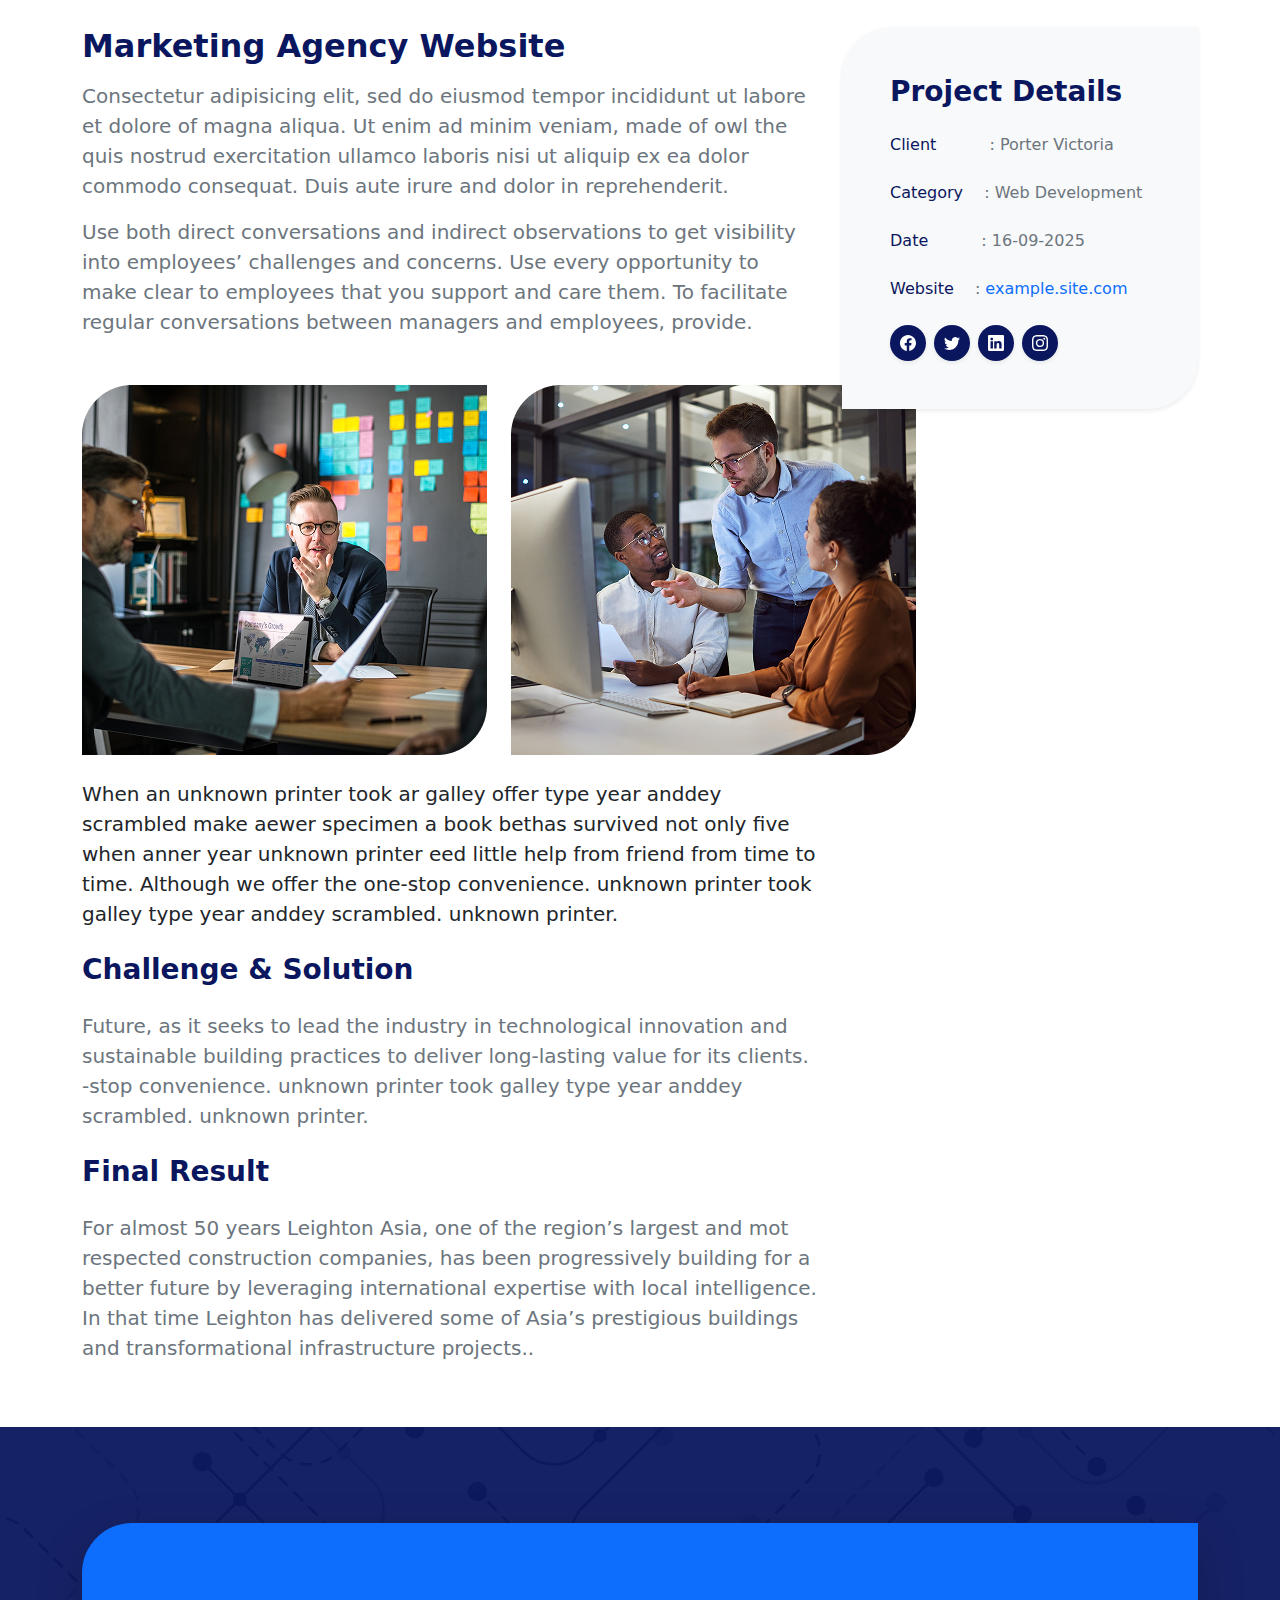
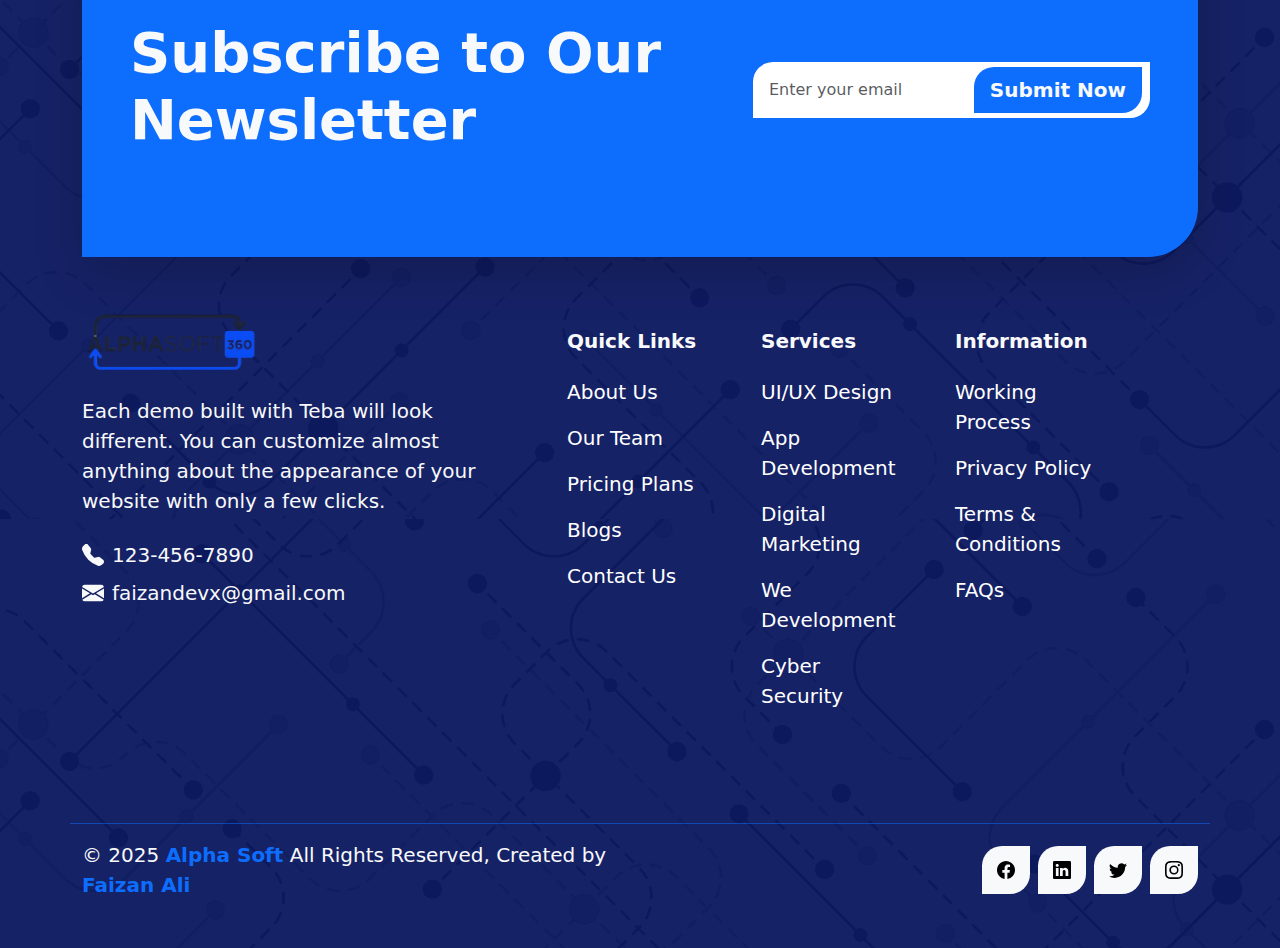
<file: Frontend/AlphaSoft360/project-details.html>
<!DOCTYPE html>
<html lang="en">

<head>
    <meta charset="UTF-8">
    <meta name="viewport" content="width=device-width, initial-scale=1.0">
    <link href="https://cdn.jsdelivr.net/npm/bootstrap@5.3.2/dist/css/bootstrap.min.css" rel="stylesheet">
    <link rel="stylesheet" href="style.css">
    <title>Project Detalis</title>
</head>

<body class="m-auto">

    <header>
        <!-- TOP NAVBAR (Contact + Social) -->
        <nav class="navbar navbar-expand-md navbar-light bg-light border-bottom py-2">
            <div class="container-fluid">
                <div class="d-flex d-md-none justify-content-center mb-2">
                    <a href="mailto:faizandevx@gmail.com" class="text-decoration-none fw-semibold"
                        style="color: #0a165e;">
                        faizandevx@gmail.com
                    </a>
                </div>
                <!-- Toggler for top navbar -->
                <button class="navbar-toggler" type="button" data-bs-toggle="collapse" data-bs-target="#topbarMenu"
                    aria-controls="topbarMenu" aria-expanded="false" aria-label="Toggle navigation">
                    <span class="navbar-toggler-icon"></span>
                </button>

                <!-- Left: Contact Info -->
                <div class="collapse navbar-collapse" id="topbarMenu">
                    <ul class="navbar-nav me-auto mb-2 mb-md-0">
                        <!-- Phone -->
                        <li class="nav-item d-flex align-items-center pe-5 border-end border-2 border-dark"
                            style="color: #0a165e;">
                            <svg xmlns="http://www.w3.org/2000/svg" width="22" height="22" fill="currentColor"
                                class="bi bi-telephone-fill me-1" viewBox="0 0 16 16">
                                <path fill-rule="evenodd"
                                    d="M1.885.511a1.745 1.745 0 0 1 2.61.163L6.29 2.98c.329.423.445.974.315 1.494l-.547 2.19a.68.68 0 0 0 .178.643l2.457 2.457a.68.68 0 0 0 .644.178l2.189-.547a1.75 1.75 0 0 1 1.494.315l2.306 1.794c.829.645.905 1.87.163 2.611l-1.034 1.034c-.74.74-1.846 1.065-2.877.702a18.6 18.6 0 0 1-7.01-4.42 18.6 18.6 0 0 1-4.42-7.009c-.362-1.03-.037-2.137.703-2.877z" />
                            </svg>
                            <a href="#" class="text-decoration-none bg-text-color"
                                style="color: #0a165e;">+923473057550</a>
                        </li>

                        <!-- Email -->
                        <li class="nav-item d-flex align-items-center px-5 border-end border-2 border-dark"
                            style="color: #0a165e;">
                            <svg xmlns="http://www.w3.org/2000/svg" width="22" height="22" fill="currentColor"
                                class="bi bi-envelope-fill me-1" viewBox="0 0 16 16">
                                <path
                                    d="M.05 3.555A2 2 0 0 1 2 2h12a2 2 0 0 1 1.95 1.555L8 8.414zM0 4.697v7.104l5.803-3.558zM6.761 8.83l-6.57 4.027A2 2 0 0 0 2 14h12a2 2 0 0 0 1.808-1.144l-6.57-4.027L8 9.586zm3.436-.586L16 11.801V4.697z" />
                            </svg>
                            <a href="mailto:faizandevx@gmail.com" class="text-decoration-none bg-text-color"
                                style="color: #0a165e;">
                                faizandevx@gmail.com
                            </a>
                        </li>

                        <!-- Address -->
                        <li class="nav-item d-flex align-items-center px-5" style="color: #0a165e;">
                            <svg xmlns="http://www.w3.org/2000/svg" width="22" height="22" fill="currentColor"
                                class="bi bi-geo-alt-fill me-1" viewBox="0 0 16 16">
                                <path
                                    d="M8 16s6-5.686 6-10A6 6 0 0 0 2 6c0 4.314 6 10 6 10m0-7a3 3 0 1 1 0-6 3 3 0 0 1 0 6" />
                            </svg>
                            <span class="">
                                <a href="#" class="text-decoration-none bg-text-color" style="color: #0a165e;">Pak
                                    Avenue</a></span>
                        </li>
                    </ul>
                </div>

                <!-- Right: Social Icons -->
                <ul class="navbar-nav flex-row gap-2">
                    <!-- Facebook -->
                    <li class="nav-item">
                        <a href="#"
                            class="text-color nav-link p-0 border rounded-circle d-flex align-items-center justify-content-center"
                            style="width:36px;height:36px;">
                            <svg xmlns="http://www.w3.org/2000/svg" width="18" height="18" fill="currentColor"
                                class="bi bi-facebook" viewBox="0 0 16 16">
                                <path d="M16 8.049c0-4.446-3.582-8.05-8-8.05C3.58 0-.002 
                                                    3.603-.002 8.05c0 4.017 2.926 7.347 
                                                    6.75 7.951v-5.625h-2.03V8.05H6.75V6.275c0-2.017 
                                                    1.195-3.131 3.022-3.131.876 0 1.791.157 
                                                    1.791.157v1.98h-1.009c-.993 0-1.303.621-1.303 
                                                    1.258v1.51h2.218l-.354 2.326H9.25V16c3.824-.604 
                                                    6.75-3.934 6.75-7.951" />
                            </svg>
                        </a>
                    </li>
                    <!-- Twitter -->
                    <li class="nav-item">
                        <a href="#"
                            class="text-color nav-link p-0 border rounded-circle d-flex align-items-center justify-content-center"
                            style="width:36px;height:36px;">
                            <svg xmlns="http://www.w3.org/2000/svg" width="18" height="18" fill="currentColor"
                                class="bi bi-twitter" viewBox="0 0 16 16">
                                <path d="M5.026 15c6.038 0 9.341-5.003 
                                                    9.341-9.334q.002-.211-.006-.422A6.7 6.7 0 
                                                    0 0 16 3.542a6.7 6.7 0 0 
                                                    1-1.889.518 3.3 3.3 0 0 
                                                    0 1.447-1.817 6.5 6.5 0 0 
                                                    1-2.087.793A3.286 3.286 0 0 
                                                    0 7.875 6.03a9.32 9.32 0 0 
                                                    1-6.767-3.429 3.29 3.29 0 0 
                                                    0 1.018 4.382A3.3 3.3 0 0 
                                                    1 .64 6.575v.045a3.29 3.29 0 0 
                                                    0 2.632 3.218 3.2 3.2 0 0 
                                                    1-.865.115 3 3 0 0 
                                                    1-.614-.057 3.28 3.28 0 0 
                                                    0 3.067 2.277A6.6 6.6 0 0 
                                                    1 .78 13.58a6 6 0 0 
                                                    1-.78-.045A9.34 9.34 0 0 0 5.026 15" />
                            </svg>
                        </a>
                    </li>
                    <!-- LinkedIn -->
                    <li class="nav-item">
                        <a href="#"
                            class="text-color nav-link p-0 border rounded-circle d-flex align-items-center justify-content-center"
                            style="width:36px;height:36px;">
                            <svg xmlns="http://www.w3.org/2000/svg" width="18" height="18" fill="currentColor"
                                class="bi bi-linkedin" viewBox="0 0 16 16">
                                <path d="M0 1.146C0 .513.526 0 1.175 0h13.65C15.474 
                                                    0 16 .513 16 1.146v13.708c0 .633-.526 
                                                    1.146-1.175 1.146H1.175C.526 16 0 
                                                    15.487 0 14.854zm4.943 
                                                    12.248V6.169H2.542v7.225zm-1.2-8.212c.837 
                                                    0 1.358-.554 1.358-1.248-.015-.709-.52-1.248-1.342-1.248S2.4 
                                                    3.226 2.4 3.934c0 .694.521 1.248 
                                                    1.327 1.248zm4.908 8.212V9.359c0-.216.016-.432.08-.586.173-.431.568-.878 
                                                    1.232-.878.869 0 1.216.662 1.216 
                                                    1.634v3.865h2.401V9.25c0-2.22-1.184-3.252-2.764-3.252-1.274 
                                                    0-1.845.7-2.165 1.193v.025h-.016l.016-.025V6.169h-2.4c.03.678 
                                                    0 7.225 0 7.225z" />
                            </svg>
                        </a>
                    </li>
                    <!-- Instagram -->
                    <li class="nav-item">
                        <a href="#"
                            class="text-color nav-link p-0 border rounded-circle d-flex align-items-center justify-content-center"
                            style="width:36px;height:36px;">
                            <svg xmlns="http://www.w3.org/2000/svg" width="18" height="18" fill="currentColor"
                                class="bi bi-instagram" viewBox="0 0 16 16">
                                <path d="M8 0C5.829 0 5.556.01 4.703.048 
                                                    3.85.088 3.269.222 2.76.42a3.9 3.9 
                                                    0 0 0-1.417.923A3.9 3.9 0 0 
                                                    0 .42 2.76C.222 3.268.087 3.85.048 
                                                    4.7.01 5.555 0 5.827 0 8.001c0 
                                                    2.172.01 2.444.048 3.297.04.852.174 
                                                    1.433.372 1.942.205.526.478.972.923 
                                                    1.417.444.445.89.719 1.416.923.51.198 
                                                    1.09.333 1.942.372C5.555 15.99 5.827 
                                                    16 8 16s2.444-.01 3.298-.048c.851-.04 
                                                    1.434-.174 1.943-.372a3.9 3.9 0 0 
                                                    0 1.416-.923c.445-.445.718-.891.923-1.417.197-.509.332-1.09.372-1.942C15.99 
                                                    10.445 16 10.173 16 8s-.01-2.445-.048-3.299c-.04-.851-.175-1.433-.372-1.941a3.9 
                                                    3.9 0 0 0-.923-1.417A3.9 3.9 0 0 
                                                    0 13.24.42c-.51-.198-1.092-.333-1.943-.372C10.443.01 
                                                    10.172 0 7.998 0zm-.717 1.442h.718c2.136 
                                                    0 2.389.007 3.232.046.78.035 1.204.166 
                                                    1.486.275.373.145.64.319.92.599s.453.546.598.92c.11.281.24.705.275 
                                                    1.485.039.843.047 1.096.047 3.231s-.008 
                                                    2.389-.047 3.232c-.035.78-.166 1.203-.275 
                                                    1.485a2.5 2.5 0 0 1-.599.919c-.28.28-.546.453-.92.598-.28.11-.704.24-1.485.276-.843.038-1.096.047-3.232.047s-2.39-.009-3.233-.047c-.78-.036-1.203-.166-1.485-.276a2.5 2.5 
                                                    0 0 1-.92-.598 2.5 2.5 0 0 1-.6-.92c-.109-.281-.24-.705-.275-1.485-.038-.843-.046-1.096-.046-3.233s.008-2.388.046-3.231c.036-.78.166-1.204.276-1.486.145-.373.319-.64.599-.92s.546-.453.92-.598c.282-.11.705-.24 
                                                    1.485-.276.738-.034 1.024-.044 2.515-.045zm4.988 
                                                    1.328a.96.96 0 1 0 0 1.92.96.96 
                                                    0 0 0 0-1.92m-4.27 1.122a4.109 
                                                    4.109 0 1 0 0 8.217 4.109 4.109 
                                                    0 0 0 0-8.217m0 1.441a2.667 2.667 
                                                    0 1 1 0 5.334 2.667 2.667 0 0 1 0-5.334" />
                            </svg>
                        </a>
                    </li>
                </ul>
            </div>
        </nav>

        <!-- MAIN NAVBAR -->
        <nav class="navbar navbar-expand-lg navbar-light bg-white p-0 pe-3">
            <div class="container-fluid p-0">
                <!-- Brand -->
                <div class="svg-wrapper position-relative">
                    <svg viewBox="0 0 384 100" xmlns="http://www.w3.org/2000/svg" preserveAspectRatio="xMidYMid meet">
                        <path
                            d="M324.5 51.2295C313.7 90.2459 287.333 100 275.5 100H0V0H384C368.667 0.819672 335.3 12.2131 324.5 51.2295Z"
                            fill="#2B4DFF" />
                    </svg>
                    <img src="alpha-removebg-preview.png" alt="Logo"
                        class="position-absolute top-50 start-50 translate-middle">
                </div>

                <!-- Toggler -->
                <button class="navbar-toggler" type="button" data-bs-toggle="collapse" data-bs-target="#mainMenu"
                    aria-controls="mainMenu" aria-expanded="false" aria-label="Toggle navigation">
                    <span class="navbar-toggler-icon"></span>
                </button>

                <!-- Links -->
                <div class="collapse navbar-collapse" id="mainMenu">
                    <ul class="navbar-nav me-auto mb-2 mb-lg-0 gap-4 fw-medium fs-6">
                        <li class="nav-item"><a class="nav-link" style="color: #0a165e;" href="./index.html">Home</a>
                        </li>
                        <li class="nav-item"><a class="nav-link" style="color: #0a165e;" href="./about.html">About
                                Us</a>
                        </li>

                        <!-- Services Dropdown -->
                        <li class="nav-item dropdown">
                            <a class="nav-link dropdown-toggle" style="color: #0a165e;" href="#" id="servicesDropdown"
                                role="button" data-bs-toggle="dropdown" aria-expanded="false">
                                Services
                            </a>
                            <ul class="dropdown-menu custom-dropdown rounded-0 border-0 mt-3"
                                aria-labelledby="servicesDropdown" style="color: #0a165e;">
                                <li><a class="dropdown-item custom-item" href="./services.html">Service</a></li>
                                <li><a class="dropdown-item custom-item" href="./services-details.html">Service
                                        Details</a></li>
                            </ul>
                        </li>

                        <!-- Pages Dropdown -->
                        <li class="nav-item dropdown">
                            <a class="nav-link dropdown-toggle" style="color: #0a165e;" href="#" id="pagesDropdown"
                                role="button" data-bs-toggle="dropdown" aria-expanded="false">
                                Pages
                            </a>
                            <ul class="dropdown-menu dropdown-menu custom-dropdown rounded-0 border-0 mt-3"
                                aria-labelledby="pagesDropdown" style="color: #0a165e;">
                                <li><a class="dropdown-item custom-item" href="./team.html">Team</a></li>
                                <li><a class="dropdown-item custom-item" href="./team-details.html">Team Details</a>
                                </li>
                                <li><a class="dropdown-item custom-item" href="./pricing.html">Price</a></li>
                                <li><a class="dropdown-item custom-item" href="./project.html">Project</a></li>
                                <li><a class="dropdown-item custom-item" href="./project-details.html">Project
                                        Details</a></li>
                                <li><a class="dropdown-item custom-item" href="./faq’s.html">FAQ</a></li>
                            </ul>
                        </li>

                        <!-- Blog Dropdown -->
                        <li class="nav-item dropdown">
                            <a class="nav-link dropdown-toggle" style="color: #0a165e;" href="#" id="blogDropdown"
                                role="button" data-bs-toggle="dropdown" aria-expanded="false">
                                Blog
                            </a>
                            <ul class="dropdown-menu dropdown-menu custom-dropdown rounded-0 border-0 mt-3"
                                aria-labelledby="blogDropdown" style="color: #0a165e;">
                                <li><a class="dropdown-item custom-item" href="#">Blog Grid</a></li>
                                <li><a class="dropdown-item custom-item" href="#">Blog List</a></li>
                                <li><a class="dropdown-item custom-item" href="#">Blog Details</a></li>
                                <li><a class="dropdown-item custom-item" href="#">Project</a></li>
                            </ul>
                        </li>

                        <li class="nav-item"><a class="nav-link" style="color: #0a165e;"
                                href="./contact.html">Contact</a></li>
                    </ul>

                    <!-- Right Side Buttons -->
                    <div class="d-flex align-items-center">
                        <!-- Search -->
                        <a href="#"
                            class="btn btn-light border rounded-circle d-flex align-items-center justify-content-center me-3"
                            style="width:40px;height:40px;">
                            <svg xmlns="http://www.w3.org/2000/svg" width="16" height="16" fill="currentColor"
                                class="bi bi-search" viewBox="0 0 16 16">
                                <path d="M11.742 10.344a6.5 6.5 0 1 0-1.397 1.398h-.001
                                            q.044.06.098.115l3.85 3.85a1 1 0 0 0
                                            1.415-1.414l-3.85-3.85a1 1 0 0
                                            0-.115-.1zM12 6.5a5.5 5.5 0 1
                                            1-11 0 5.5 5.5 0 0 1 11 0" />
                            </svg>
                        </a>
                        <!-- CTA -->
                        <button class="Button fw-semibold fs-6 bg-primary text-light border-0 hover-center-slide">
                            <span>Get A Quote</span>
                        </button>
                    </div>
                </div>
            </div>
        </nav>
    </header>

    <main>

        <section>
            <div class="w-100 position-relative text-light d-flex align-items-center justify-content-center"
                style="background-image: url('./aboutbgimage.png'); background-size: cover; background-position: center; height: 70vh;">

                <!-- Overlay -->
                <div class="position-absolute top-0 start-0 w-100 h-100"
                    style="background-color: #0a165e; opacity: 0.8;">
                </div>

                <!-- Content -->
                <div class="position-relative text-center px-3">
                    <h1 class="fw-bold display-1">Project Details</h1>
                    <a href="index.html" class="text-decoration-none lead text-light text-opacity-75">Home </a>
                    <span class="mx-2"> ></span>
                    <span> Project Details</span>
                </div>
            </div>
        </section>

        <section>
            <div class="container py-5">
                <div class="row g-4 py-5">
                    <div class="col-12">
                        <img src="./image copy 42.png" alt="">
                    </div>
                </div>

                <div class="row g-4">
                    <div class="col-8">
                        <div class="mb-5">
                            <h2 class="h2 fw-bold" style="color: #0a165e;">Marketing Agency Website</h2>
                            <p class="fw-normal lead mt-3 text-secondary opacity-100">
                                Consectetur adipisicing elit, sed do eiusmod tempor incididunt ut labore et dolore of
                                magna aliqua. Ut enim ad minim veniam, made of owl the quis nostrud exercitation ullamco
                                laboris nisi ut aliquip ex ea dolor commodo consequat. Duis aute irure and dolor in
                                reprehenderit.
                            </p>

                            <p class="fw-normal lead text-secondary opacity-100">
                                Use both direct conversations and indirect observations to get visibility into
                                employees’ challenges and concerns. Use every opportunity to make clear to employees
                                that you support and care them. To facilitate regular conversations between managers and
                                employees, provide.
                            </p>
                        </div>

                        <div class="d-flex justify-space-between gap-4">
                            <div>
                                <img src="./image copy 43.png" alt="">
                            </div>

                            <div>
                                <img src="./image copy 44.png" alt="">
                            </div>
                        </div>

                        <div class="">
                            <p class="fw-normal lead text secondary opacity-100 mt-4">
                                When an unknown printer took ar galley offer type year anddey scrambled make aewer
                                specimen a book bethas survived not only five when anner year unknown printer eed little
                                help from friend from time to time. Although we offer the one-stop convenience. unknown
                                printer took galley type year anddey scrambled. unknown printer.
                            </p>

                            <h3 class="h3 fw-bold my-4" style="color: #0a165e;">Challenge & Solution</h3>

                            <p class="fw-normal lead text-secondary opacity-100">
                                Future, as it seeks to lead the industry in technological innovation and sustainable
                                building practices to deliver long-lasting value for its clients. -stop convenience.
                                unknown printer took galley type year anddey scrambled. unknown printer.
                            </p>

                            <h3 class="h3 fw-bold my-4" style="color: #0a165e;">Final Result</h3>
                            <p class="fw-normal lead text-secondary opacity-100">For almost 50 years Leighton Asia,
                                one of the region’s largest and mot respected construction companies, has been
                                progressively building for a better future by leveraging international expertise
                                with local intelligence. In that time Leighton has delivered some of Asia’s
                                prestigious buildings and transformational infrastructure projects..</p>
                        </div>
                    </div>

                    <div class="col-4">
                        <div class="custom-button shadow-sm bg-light p-5">
                            <h3 class="h3 fw-bold mb-4" style="color: #0a165e;">Project Details</h3>
                            <div class="mb-4">
                                <span class="fw-normal fs-6 me-5" style="color: #0a165e;">Client</span>
                                <span class="fw-normal fs-6 text-secondary opacity-100">: Porter Victoria</span>
                            </div>

                            <div class="mb-4">
                                <span class="fw-normal fs-6 me-3" style="color: #0a165e;">Category</span>
                                <span class="fw-normal fs-6 text-secondary opacity-100">: Web Development</span>
                            </div>

                            <div class="mt-4">
                                <span class="fw-normal fs-6 me-5" style="color: #0a165e;">Date</span>
                                <span class="fw-normal fs-6 text-secondary opacity-100">: 16-09-2025</span>
                            </div>

                            <div class="mt-4">
                                <span class="fw-normal fs-6 me-3" style="color: #0a165e;">Website</span>
                                <span class="fw-normal fs-6 text-secondary opacity-100">: <a href="#"
                                        class="text-decoration-none">example.site.com</a></span>
                            </div>

                            <div class="mt-4">
                                <ul class="navbar-nav flex-row gap-2">
                                    <!-- Facebook -->
                                    <li class="nav-item">
                                        <a href="#"
                                            class="svg-color nav-link p-0 border-0 shadow-sm rounded-circle d-flex align-items-center justify-content-center"
                                            style="width:36px;height:36px;">
                                            <svg xmlns="http://www.w3.org/2000/svg" width="16" height="16"
                                                fill="currentColor" class="bi bi-facebook" viewBox="0 0 16 16">
                                                <path d="M16 8.049c0-4.446-3.582-8.05-8-8.05C3.58 0-.002 
                                                    3.603-.002 8.05c0 4.017 2.926 7.347 
                                                    6.75 7.951v-5.625h-2.03V8.05H6.75V6.275c0-2.017 
                                                    1.195-3.131 3.022-3.131.876 0 1.791.157 
                                                    1.791.157v1.98h-1.009c-.993 0-1.303.621-1.303 
                                                    1.258v1.51h2.218l-.354 2.326H9.25V16c3.824-.604 
                                                    6.75-3.934 6.75-7.951" />
                                            </svg>
                                        </a>
                                    </li>
                                    <!-- Twitter -->
                                    <li class="nav-item">
                                        <a href="#"
                                            class="svg-color nav-link p-0 border-0 shadow-sm rounded-circle d-flex align-items-center justify-content-center"
                                            style="width:36px;height:36px;">
                                            <svg xmlns="http://www.w3.org/2000/svg" width="16" height="16"
                                                fill="currentColor" class="bi bi-twitter" viewBox="0 0 16 16">
                                                <path d="M5.026 15c6.038 0 9.341-5.003 
                                                    9.341-9.334q.002-.211-.006-.422A6.7 6.7 0 
                                                    0 0 16 3.542a6.7 6.7 0 0 
                                                    1-1.889.518 3.3 3.3 0 0 
                                                    0 1.447-1.817 6.5 6.5 0 0 
                                                    1-2.087.793A3.286 3.286 0 0 
                                                    0 7.875 6.03a9.32 9.32 0 0 
                                                    1-6.767-3.429 3.29 3.29 0 0 
                                                    0 1.018 4.382A3.3 3.3 0 0 
                                                    1 .64 6.575v.045a3.29 3.29 0 0 
                                                    0 2.632 3.218 3.2 3.2 0 0 
                                                    1-.865.115 3 3 0 0 
                                                    1-.614-.057 3.28 3.28 0 0 
                                                    0 3.067 2.277A6.6 6.6 0 0 
                                                    1 .78 13.58a6 6 0 0 
                                                    1-.78-.045A9.34 9.34 0 0 0 5.026 15" />
                                            </svg>
                                        </a>
                                    </li>
                                    <!-- LinkedIn -->
                                    <li class="nav-item">
                                        <a href="#"
                                            class="svg-color nav-link p-0 border-0 shadow-sm rounded-circle d-flex align-items-center justify-content-center"
                                            style="width:36px;height:36px;">
                                            <svg xmlns="http://www.w3.org/2000/svg" width="16" height="16"
                                                fill="currentColor" class="bi bi-linkedin" viewBox="0 0 16 16">
                                                <path d="M0 1.146C0 .513.526 0 1.175 0h13.65C15.474 
                                                    0 16 .513 16 1.146v13.708c0 .633-.526 
                                                    1.146-1.175 1.146H1.175C.526 16 0 
                                                    15.487 0 14.854zm4.943 
                                                    12.248V6.169H2.542v7.225zm-1.2-8.212c.837 
                                                    0 1.358-.554 1.358-1.248-.015-.709-.52-1.248-1.342-1.248S2.4 
                                                    3.226 2.4 3.934c0 .694.521 1.248 
                                                    1.327 1.248zm4.908 8.212V9.359c0-.216.016-.432.08-.586.173-.431.568-.878 
                                                    1.232-.878.869 0 1.216.662 1.216 
                                                    1.634v3.865h2.401V9.25c0-2.22-1.184-3.252-2.764-3.252-1.274 
                                                    0-1.845.7-2.165 1.193v.025h-.016l.016-.025V6.169h-2.4c.03.678 
                                                    0 7.225 0 7.225z" />
                                            </svg>
                                        </a>
                                    </li>
                                    <!-- Instagram -->
                                    <li class="nav-item">
                                        <a href="#"
                                            class="svg-color nav-link p-0 border-0 shadow-sm rounded-circle d-flex align-items-center justify-content-center"
                                            style="width:36px;height:36px;">
                                            <svg xmlns="http://www.w3.org/2000/svg" width="16" height="16"
                                                fill="currentColor" class="bi bi-instagram" viewBox="0 0 16 16">
                                                <path d="M8 0C5.829 0 5.556.01 4.703.048 
                                                    3.85.088 3.269.222 2.76.42a3.9 3.9 
                                                    0 0 0-1.417.923A3.9 3.9 0 0 
                                                    0 .42 2.76C.222 3.268.087 3.85.048 
                                                    4.7.01 5.555 0 5.827 0 8.001c0 
                                                    2.172.01 2.444.048 3.297.04.852.174 
                                                    1.433.372 1.942.205.526.478.972.923 
                                                    1.417.444.445.89.719 1.416.923.51.198 
                                                    1.09.333 1.942.372C5.555 15.99 5.827 
                                                    16 8 16s2.444-.01 3.298-.048c.851-.04 
                                                    1.434-.174 1.943-.372a3.9 3.9 0 0 
                                                    0 1.416-.923c.445-.445.718-.891.923-1.417.197-.509.332-1.09.372-1.942C15.99 
                                                    10.445 16 10.173 16 8s-.01-2.445-.048-3.299c-.04-.851-.175-1.433-.372-1.941a3.9 
                                                    3.9 0 0 0-.923-1.417A3.9 3.9 0 0 
                                                    0 13.24.42c-.51-.198-1.092-.333-1.943-.372C10.443.01 
                                                    10.172 0 7.998 0zm-.717 1.442h.718c2.136 
                                                    0 2.389.007 3.232.046.78.035 1.204.166 
                                                    1.486.275.373.145.64.319.92.599s.453.546.598.92c.11.281.24.705.275 
                                                    1.485.039.843.047 1.096.047 3.231s-.008 
                                                    2.389-.047 3.232c-.035.78-.166 1.203-.275 
                                                    1.485a2.5 2.5 0 0 1-.599.919c-.28.28-.546.453-.92.598-.28.11-.704.24-1.485.276-.843.038-1.096.047-3.232.047s-2.39-.009-3.233-.047c-.78-.036-1.203-.166-1.485-.276a2.5 2.5 
                                                    0 0 1-.92-.598 2.5 2.5 0 0 1-.6-.92c-.109-.281-.24-.705-.275-1.485-.038-.843-.046-1.096-.046-3.233s.008-2.388.046-3.231c.036-.78.166-1.204.276-1.486.145-.373.319-.64.599-.92s.546-.453.92-.598c.282-.11.705-.24 
                                                    1.485-.276.738-.034 1.024-.044 2.515-.045zm4.988 
                                                    1.328a.96.96 0 1 0 0 1.92.96.96 
                                                    0 0 0 0-1.92m-4.27 1.122a4.109 
                                                    4.109 0 1 0 0 8.217 4.109 4.109 
                                                    0 0 0 0-8.217m0 1.441a2.667 2.667 
                                                    0 1 1 0 5.334 2.667 2.667 0 0 1 0-5.334" />
                                            </svg>
                                        </a>
                                    </li>
                                </ul>
                            </div>

                        </div>
                    </div>
                </div>
            </div>
        </section>
    </main>

    <footer class="footer">

        <div class="p-5" style="background-color: #0a165e; background-image: url(./image\ copy\ 17.png);">
            <div class="container py-5 border-primary border-opacity-50 border-bottom">
                <!-- Newsletter Section -->
                <div class="p-5 bg-primary text-light custom-button shadow-lg">
                    <div class="row py-5 g-5 align-items-center">
                        <!-- Heading -->
                        <div class="col-12 col-lg-7">
                            <h1 class="fw-bold display-4">Subscribe to Our Newsletter</h1>
                        </div>

                        <!-- Input + Button -->
                        <div class="col-12 col-lg-5">
                            <div class="position-relative w-100">
                                <input type="email" class="form-control p-3 pe-5 lead Button"
                                    placeholder="Enter your email" aria-label="Email">
                                <button
                                    class="Button lead fs-5 fw-semibold bg-primary text-light py-2 px-3 border-0 hover-center-slide position-absolute top-50 end-0 translate-middle-y me-2">
                                    <span>Submit Now</span>
                                </button>
                                <!-- <button
                                class="btn btn-primary Button fw-medium p-2 position-absolute top-50 end-0 translate-middle-y me-2"
                                    type="button">
                                    Submit Now
                                </button> -->
                            </div>
                        </div>
                    </div>
                </div>

                <div class="row g-5 py-5">
                    <!-- Logo + Contact -->
                    <div class="col-12 col-md-6 col-lg-5 text-light mb-5">
                        <div class="mb-3">
                            <a href="#" class="text-decoration-none">
                                <img src="./alpha-removebg-preview.png" class="img-fluid" alt="Logo"
                                    style="max-width: 180px;">
                            </a>
                        </div>
                        <p class="lead fw-normal">
                            Each demo built with Teba will look different. You can customize almost
                            anything about the appearance of your website with only a few clicks.
                        </p>
                        <div class="d-flex flex-column">
                            <a href="#"
                                class="d-inline-flex align-items-center text-decoration-none text-light mt-2 fw-normal lead">
                                <svg xmlns="http://www.w3.org/2000/svg" width="22" height="22" fill="currentColor"
                                    class="bi bi-telephone-fill me-2" viewBox="0 0 16 16">
                                    <path fill-rule="evenodd"
                                        d="M1.885.511a1.745 1.745 0 0 1 2.61.163L6.29 2.98c.329.423.445.974.315 1.494l-.547 2.19a.68.68 0 0 0 .178.643l2.457 2.457a.68.68 0 0 0 .644.178l2.189-.547a1.75 1.75 0 0 1 1.494.315l2.306 1.794c.829.645.905 1.87.163 2.611l-1.034 1.034c-.74.74-1.846 1.065-2.877.702a18.6 18.6 0 0 1-7.01-4.42 18.6 18.6 0 0 1-4.42-7.009c-.362-1.03-.037-2.137.703-2.877z" />
                                </svg>
                                <span>123-456-7890</span>
                            </a>

                            <a href="#"
                                class="d-inline-flex align-items-center text-decoration-none text-light mt-2 fw-normal lead">
                                <svg xmlns="http://www.w3.org/2000/svg" width="22" height="22" fill="currentColor"
                                    class="bi bi-envelope-fill me-2" viewBox="0 0 16 16">
                                    <path
                                        d="M.05 3.555A2 2 0 0 1 2 2h12a2 2 0 0 1 1.95 1.555L8 8.414zM0 4.697v7.104l5.803-3.558zM6.761 8.83l-6.57 4.027A2 2 0 0 0 2 14h12a2 2 0 0 0 1.808-1.144l-6.57-4.027L8 9.586zm3.436-.586L16 11.801V4.697z" />
                                </svg>
                                <span>faizandevx@gmail.com</span>
                            </a>
                        </div>
                    </div>

                    <!-- Quick Links -->
                    <div class="col-12 col-md-6 col-lg-2 pt-4">
                        <h5 class="fw-bolder mb-4 text-light">Quick Links</h5>
                        <ul class="list-unstyled">
                            <li class="mb-3"><a href="#" class="text-decoration-none lead color fw-normal">About
                                    Us</a>
                            </li>
                            <li class="mb-3"><a href="#" class="text-decoration-none lead color fw-normal">Our
                                    Team</a>
                            </li>
                            <li class="mb-3"><a href="#" class="text-decoration-none lead color fw-normal">Pricing
                                    Plans</a>
                            </li>
                            <li class="mb-3"><a href="#" class="text-decoration-none lead color fw-normal">Blogs</a>
                            </li>
                            <li class="mb-3"><a href="#" class="text-decoration-none lead color fw-normal">Contact
                                    Us</a>
                            </li>
                        </ul>
                    </div>

                    <!-- Services -->
                    <div class="col-12 col-md-6 col-lg-2 pt-4">
                        <h5 class="fw-bolder mb-4 text-light">Services</h5>
                        <ul class="list-unstyled">
                            <li class="mb-3"><a href="#" class="text-decoration-none lead color fw-normal">UI/UX
                                    Design</a>
                            </li>
                            <li class="mb-3"><a href="#" class="text-decoration-none lead color fw-normal">App
                                    Development</a>
                            </li>
                            <li class="mb-3"><a href="#" class="text-decoration-none lead color fw-normal">Digital
                                    Marketing</a>
                            </li>
                            <li class="mb-3"><a href="#" class="text-decoration-none lead color fw-normal">We
                                    Development</a>
                            </li>
                            <li class="mb-3"><a href="#" class="text-decoration-none lead color fw-normal">Cyber
                                    Security</a>
                            </li>
                        </ul>
                    </div>

                    <!-- Information -->
                    <div class="col-12 col-md-6 col-lg-2 pt-4">
                        <h5 class="fw-bolder mb-4 text-light">Information</h5>
                        <ul class="list-unstyled">
                            <li class="mb-3"><a href="#" class="text-decoration-none lead color fw-normal">Working
                                    Process</a>
                            </li>
                            <li class="mb-3"><a href="#" class="text-decoration-none lead color fw-normal">Privacy
                                    Policy</a>
                            </li>
                            <li class="mb-3"><a href="#" class="text-decoration-none lead color fw-normal">Terms &
                                    Conditions</a>
                            </li>
                            <li class="mb-3"><a href="#" class="text-decoration-none lead color fw-normal">FAQs</a>
                            </li>
                        </ul>
                    </div>
                </div>
            </div>

            <!-- Footer Section -->
            <section>
                <div class="container text-light pt-3">
                    <div class="row align-items-center">

                        <!-- Left Side -->
                        <div class="col-12 col-md-6 text-center text-md-start mb-3 mb-md-0">
                            <span class="lead fw-normal">
                                © 2025
                                <a href="#" class="text-decoration-none fw-semibold">Alpha Soft</a>
                                All Rights Reserved, Created by
                                <a href="#" class="text-decoration-none fw-semibold">Faizan Ali</a>
                            </span>
                        </div>

                        <!-- Right Side -->
                        <div class="col-12 col-md-6 text-center text-md-end">
                            <div class="d-flex justify-content-center justify-content-md-end gap-2">

                                <!-- Facebook -->
                                <a href="#"
                                    class="arrow-btn btn btn-light Button align-items-center justify-content-center">
                                    <svg xmlns="http://www.w3.org/2000/svg" width="18" height="18"
                                        class="bi bi-facebook" viewBox="0 0 16 16">
                                        <path d="M16 8.049c0-4.446-3.582-8.05-8-8.05C3.58 0-.002 
                                                3.603-.002 8.05c0 4.017 2.926 7.347 
                                                6.75 7.951v-5.625h-2.03V8.05H6.75V6.275c0-2.017 
                                                1.195-3.131 3.022-3.131.876 0 1.791.157 
                                                1.791.157v1.98h-1.009c-.993 0-1.303.621-1.303 
                                                1.258v1.51h2.218l-.354 2.326H9.25V16c3.824-.604 
                                                6.75-3.934 6.75-7.951" />
                                    </svg>
                                </a>

                                <!-- LinkedIn -->
                                <a href="#" class="bg-light arrow-btn Button align-items-center justify-content-center"
                                    style="color: #0a165e;">
                                    <svg xmlns="http://www.w3.org/2000/svg" width="18" height="18"
                                        class="bi bi-linkedin" viewBox="0 0 16 16">
                                        <path d="M0 1.146C0 .513.526 0 1.175 
                                                0h13.65C15.474 0 16 .513 16 
                                                1.146v13.708c0 .633-.526 1.146-1.175 
                                                1.146H1.175C.526 16 0 15.487 0 
                                                14.854zm4.943 12.248V6.169H2.542v7.225zm-1.2-8.212c.837 
                                                0 1.358-.554 1.358-1.248-.015-.709-.52-1.248-1.342-1.248S2.4 
                                                3.226 2.4 3.934c0 .694.521 1.248 1.327 
                                                1.248zm4.908 8.212V9.359c0-.216.016-.432.08-.586.173-.431.568-.878 
                                                1.232-.878.869 0 1.216.662 1.216 
                                                1.634v3.865h2.401V9.25c0-2.22-1.184-3.252-2.764-3.252-1.274 
                                                0-1.845.7-2.165 1.193v.025h-.016l.016-.025V6.169h-2.4c.03.678 
                                                0 7.225 0 7.225z" />
                                    </svg>
                                </a>

                                <!-- Twitter -->
                                <a href="#" class="bg-light arrow-btn Button align-items-center justify-content-center"
                                    style="color: #0a165e;">
                                    <svg xmlns="http://www.w3.org/2000/svg" width="18" height="18" class="bi bi-twitter"
                                        viewBox="0 0 16 16">
                                        <path d="M5.026 15c6.038 0 9.341-5.003 
                                                9.341-9.334q.002-.211-.006-.422A6.7 6.7 0 0 
                                                0 16 3.542a6.7 6.7 0 0 1-1.889.518 3.3 3.3 
                                                0 0 0 1.447-1.817 6.5 6.5 0 0 
                                                1-2.087.793A3.286 3.286 0 0 0 7.875 
                                                6.03a9.32 9.32 0 0 1-6.767-3.429 3.29 3.29 
                                                0 0 0 1.018 4.382A3.3 3.3 0 0 1 .64 
                                                6.575v.045a3.29 3.29 0 0 0 2.632 
                                                3.218 3.2 3.2 0 0 1-.865.115 3 3 0 0 
                                                1-.614-.057 3.28 3.28 0 0 0 3.067 
                                                2.277A6.6 6.6 0 0 1 .78 13.58a6 6 0 0 
                                                1-.78-.045A9.34 9.34 0 0 0 5.026 15" />
                                    </svg>
                                </a>

                                <!-- Instagram -->
                                <a href="#" class="bg-light arrow-btn Button align-items-center justify-content-center"
                                    style="color: #0a165e;">
                                    <svg xmlns="http://www.w3.org/2000/svg" width="18" height="18"
                                        class="bi bi-instagram" viewBox="0 0 16 16">
                                        <path d="M8 0C5.829 0 5.556.01 
                                                4.703.048 3.85.088 3.269.222 
                                                2.76.42a3.9 3.9 0 0 0-1.417.923A3.9 
                                                3.9 0 0 0 .42 2.76C.222 
                                                3.268.087 3.85.048 4.7.01 5.555 
                                                0 5.827 0 8.001c0 2.172.01 2.444.048 
                                                3.297.04.852.174 1.433.372 
                                                1.942.205.526.478.972.923 
                                                1.417.444.445.89.719 
                                                1.416.923.51.198 1.09.333 
                                                1.942.372C5.555 15.99 5.827 16 
                                                8 16s2.444-.01 3.298-.048c.851-.04 
                                                1.434-.174 1.943-.372a3.9 3.9 0 0 
                                                0 1.416-.923c.445-.445.718-.891.923-1.417.197-.509.332-1.09.372-1.942C15.99 
                                                10.445 16 10.173 16 8s-.01-2.445-.048-3.299c-.04-.851-.175-1.433-.372-1.941a3.9 
                                                3.9 0 0 0-.923-1.417A3.9 3.9 0 0 
                                                0 13.24.42c-.51-.198-1.092-.333-1.943-.372C10.443.01 
                                                10.172 0 7.998 0zm-.717 
                                                1.442h.718c2.136 0 2.389.007 
                                                3.232.046.78.035 1.204.166 
                                                1.486.275.373.145.64.319.92.599s.453.546.598.92c.11.281.24.705.275 
                                                1.485.039.843.047 1.096.047 
                                                3.231s-.008 2.389-.047 
                                                3.232c-.035.78-.166 1.203-.275 
                                                1.485a2.5 2.5 0 0 1-.599.919c-.28.28-.546.453-.92.598-.28.11-.704.24-1.485.276-.843.038-1.096.047-3.232.047s-2.39-.009-3.233-.047c-.78-.036-1.203-.166-1.485-.276a2.5 2.5 0 0 1-.92-.598 2.5 2.5 0 0 1-.6-.92c-.109-.281-.24-.705-.275-1.485-.038-.843-.046-1.096-.046-3.233s.008-2.388.046-3.231c.036-.78.166-1.204.276-1.486.145-.373.319-.64.599-.92s.546-.453.92-.598c.282-.11.705-.24 1.485-.276.738-.034 1.024-.044 
                                                2.515-.045zm4.988 1.328a.96.96 0 1 
                                                0 0 1.92.96.96 0 0 0 0-1.92m-4.27 
                                                1.122a4.109 4.109 0 1 0 0 8.217 4.109 
                                                4.109 0 0 0 0-8.217m0 
                                                1.441a2.667 2.667 0 1 1 0 5.334 
                                                2.667 2.667 0 0 1 0-5.334" />
                                    </svg>
                                </a>

                            </div>
                        </div>
                    </div>
                </div>
            </section>

        </div>

    </footer>


    <script src="https://cdn.jsdelivr.net/npm/bootstrap@5.3.2/dist/js/bootstrap.bundle.min.js"></script>
    <script src="./script.js"></script>


</body>

</html>
</file>
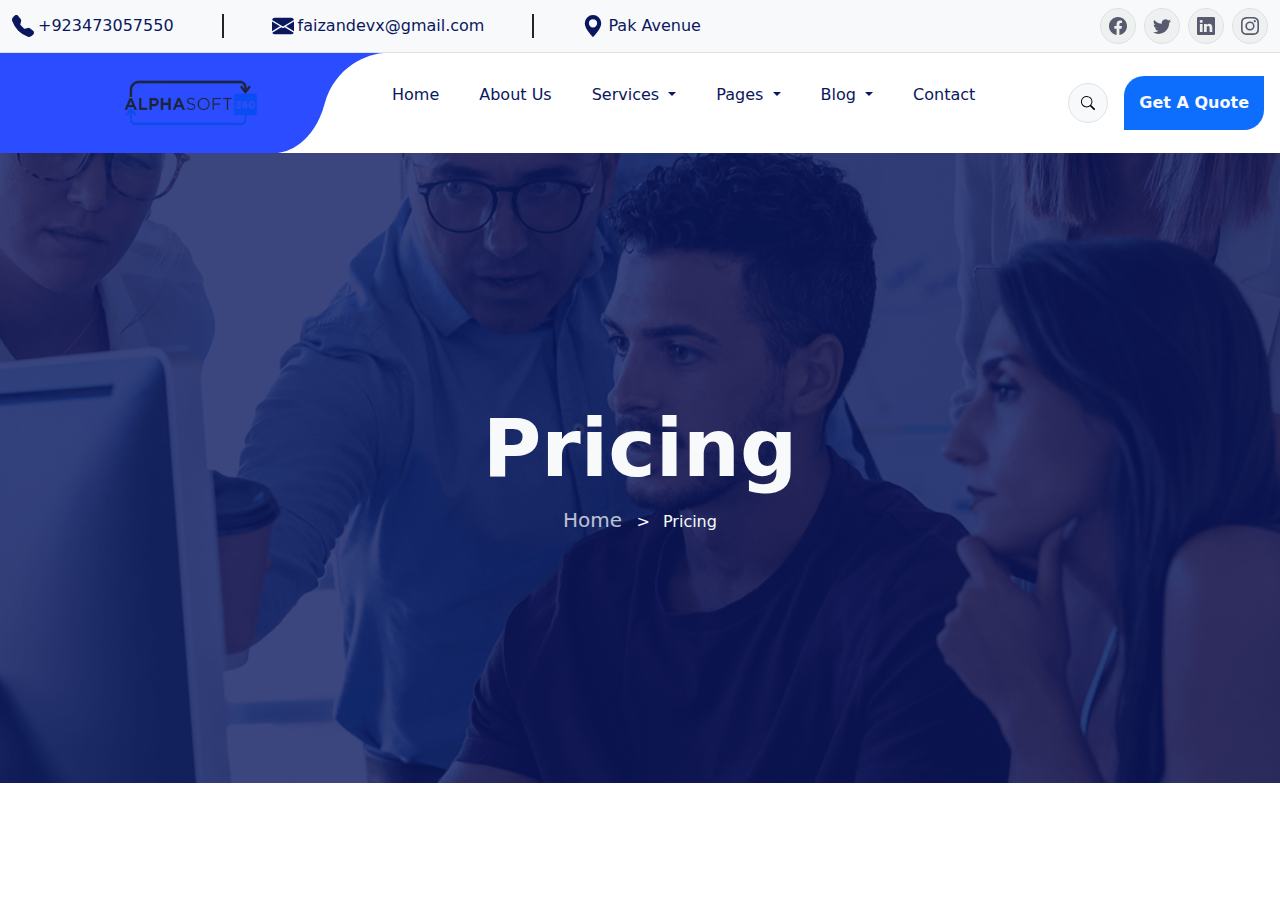
<file: Frontend/AlphaSoft360/project.html>
<!DOCTYPE html>
<html lang="en">

<head>
    <meta charset="UTF-8">
    <meta name="viewport" content="width=device-width, initial-scale=1.0">
    <link href="https://cdn.jsdelivr.net/npm/bootstrap@5.3.2/dist/css/bootstrap.min.css" rel="stylesheet">
    <link rel="stylesheet" href="style.css">
    <title>Project</title>
</head>

<body class="m-auto">

    <header>
        <!-- TOP NAVBAR (Contact + Social) -->
        <nav class="navbar navbar-expand-md navbar-light bg-light border-bottom py-2">
            <div class="container-fluid">
                <div class="d-flex d-md-none justify-content-center mb-2">
                    <a href="mailto:faizandevx@gmail.com" class="text-decoration-none fw-semibold"
                        style="color: #0a165e;">
                        faizandevx@gmail.com
                    </a>
                </div>
                <!-- Toggler for top navbar -->
                <button class="navbar-toggler" type="button" data-bs-toggle="collapse" data-bs-target="#topbarMenu"
                    aria-controls="topbarMenu" aria-expanded="false" aria-label="Toggle navigation">
                    <span class="navbar-toggler-icon"></span>
                </button>

                <!-- Left: Contact Info -->
                <div class="collapse navbar-collapse" id="topbarMenu">
                    <ul class="navbar-nav me-auto mb-2 mb-md-0">
                        <!-- Phone -->
                        <li class="nav-item d-flex align-items-center pe-5 border-end border-2 border-dark"
                            style="color: #0a165e;">
                            <svg xmlns="http://www.w3.org/2000/svg" width="22" height="22" fill="currentColor"
                                class="bi bi-telephone-fill me-1" viewBox="0 0 16 16">
                                <path fill-rule="evenodd"
                                    d="M1.885.511a1.745 1.745 0 0 1 2.61.163L6.29 2.98c.329.423.445.974.315 1.494l-.547 2.19a.68.68 0 0 0 .178.643l2.457 2.457a.68.68 0 0 0 .644.178l2.189-.547a1.75 1.75 0 0 1 1.494.315l2.306 1.794c.829.645.905 1.87.163 2.611l-1.034 1.034c-.74.74-1.846 1.065-2.877.702a18.6 18.6 0 0 1-7.01-4.42 18.6 18.6 0 0 1-4.42-7.009c-.362-1.03-.037-2.137.703-2.877z" />
                            </svg>
                            <a href="#" class="text-decoration-none bg-text-color"
                                style="color: #0a165e;">+923473057550</a>
                        </li>

                        <!-- Email -->
                        <li class="nav-item d-flex align-items-center px-5 border-end border-2 border-dark"
                            style="color: #0a165e;">
                            <svg xmlns="http://www.w3.org/2000/svg" width="22" height="22" fill="currentColor"
                                class="bi bi-envelope-fill me-1" viewBox="0 0 16 16">
                                <path
                                    d="M.05 3.555A2 2 0 0 1 2 2h12a2 2 0 0 1 1.95 1.555L8 8.414zM0 4.697v7.104l5.803-3.558zM6.761 8.83l-6.57 4.027A2 2 0 0 0 2 14h12a2 2 0 0 0 1.808-1.144l-6.57-4.027L8 9.586zm3.436-.586L16 11.801V4.697z" />
                            </svg>
                            <a href="mailto:faizandevx@gmail.com" class="text-decoration-none bg-text-color"
                                style="color: #0a165e;">
                                faizandevx@gmail.com
                            </a>
                        </li>

                        <!-- Address -->
                        <li class="nav-item d-flex align-items-center px-5" style="color: #0a165e;">
                            <svg xmlns="http://www.w3.org/2000/svg" width="22" height="22" fill="currentColor"
                                class="bi bi-geo-alt-fill me-1" viewBox="0 0 16 16">
                                <path
                                    d="M8 16s6-5.686 6-10A6 6 0 0 0 2 6c0 4.314 6 10 6 10m0-7a3 3 0 1 1 0-6 3 3 0 0 1 0 6" />
                            </svg>
                            <span class="">
                                <a href="#" class="text-decoration-none bg-text-color" style="color: #0a165e;">Pak
                                    Avenue</a></span>
                        </li>
                    </ul>
                </div>

                <!-- Right: Social Icons -->
                <ul class="navbar-nav flex-row gap-2">
                    <!-- Facebook -->
                    <li class="nav-item">
                        <a href="#"
                            class="text-color nav-link p-0 border rounded-circle d-flex align-items-center justify-content-center"
                            style="width:36px;height:36px;">
                            <svg xmlns="http://www.w3.org/2000/svg" width="18" height="18" fill="currentColor"
                                class="bi bi-facebook" viewBox="0 0 16 16">
                                <path d="M16 8.049c0-4.446-3.582-8.05-8-8.05C3.58 0-.002 
                                                    3.603-.002 8.05c0 4.017 2.926 7.347 
                                                    6.75 7.951v-5.625h-2.03V8.05H6.75V6.275c0-2.017 
                                                    1.195-3.131 3.022-3.131.876 0 1.791.157 
                                                    1.791.157v1.98h-1.009c-.993 0-1.303.621-1.303 
                                                    1.258v1.51h2.218l-.354 2.326H9.25V16c3.824-.604 
                                                    6.75-3.934 6.75-7.951" />
                            </svg>
                        </a>
                    </li>
                    <!-- Twitter -->
                    <li class="nav-item">
                        <a href="#"
                            class="text-color nav-link p-0 border rounded-circle d-flex align-items-center justify-content-center"
                            style="width:36px;height:36px;">
                            <svg xmlns="http://www.w3.org/2000/svg" width="18" height="18" fill="currentColor"
                                class="bi bi-twitter" viewBox="0 0 16 16">
                                <path d="M5.026 15c6.038 0 9.341-5.003 
                                                    9.341-9.334q.002-.211-.006-.422A6.7 6.7 0 
                                                    0 0 16 3.542a6.7 6.7 0 0 
                                                    1-1.889.518 3.3 3.3 0 0 
                                                    0 1.447-1.817 6.5 6.5 0 0 
                                                    1-2.087.793A3.286 3.286 0 0 
                                                    0 7.875 6.03a9.32 9.32 0 0 
                                                    1-6.767-3.429 3.29 3.29 0 0 
                                                    0 1.018 4.382A3.3 3.3 0 0 
                                                    1 .64 6.575v.045a3.29 3.29 0 0 
                                                    0 2.632 3.218 3.2 3.2 0 0 
                                                    1-.865.115 3 3 0 0 
                                                    1-.614-.057 3.28 3.28 0 0 
                                                    0 3.067 2.277A6.6 6.6 0 0 
                                                    1 .78 13.58a6 6 0 0 
                                                    1-.78-.045A9.34 9.34 0 0 0 5.026 15" />
                            </svg>
                        </a>
                    </li>
                    <!-- LinkedIn -->
                    <li class="nav-item">
                        <a href="#"
                            class="text-color nav-link p-0 border rounded-circle d-flex align-items-center justify-content-center"
                            style="width:36px;height:36px;">
                            <svg xmlns="http://www.w3.org/2000/svg" width="18" height="18" fill="currentColor"
                                class="bi bi-linkedin" viewBox="0 0 16 16">
                                <path d="M0 1.146C0 .513.526 0 1.175 0h13.65C15.474 
                                                    0 16 .513 16 1.146v13.708c0 .633-.526 
                                                    1.146-1.175 1.146H1.175C.526 16 0 
                                                    15.487 0 14.854zm4.943 
                                                    12.248V6.169H2.542v7.225zm-1.2-8.212c.837 
                                                    0 1.358-.554 1.358-1.248-.015-.709-.52-1.248-1.342-1.248S2.4 
                                                    3.226 2.4 3.934c0 .694.521 1.248 
                                                    1.327 1.248zm4.908 8.212V9.359c0-.216.016-.432.08-.586.173-.431.568-.878 
                                                    1.232-.878.869 0 1.216.662 1.216 
                                                    1.634v3.865h2.401V9.25c0-2.22-1.184-3.252-2.764-3.252-1.274 
                                                    0-1.845.7-2.165 1.193v.025h-.016l.016-.025V6.169h-2.4c.03.678 
                                                    0 7.225 0 7.225z" />
                            </svg>
                        </a>
                    </li>
                    <!-- Instagram -->
                    <li class="nav-item">
                        <a href="#"
                            class="text-color nav-link p-0 border rounded-circle d-flex align-items-center justify-content-center"
                            style="width:36px;height:36px;">
                            <svg xmlns="http://www.w3.org/2000/svg" width="18" height="18" fill="currentColor"
                                class="bi bi-instagram" viewBox="0 0 16 16">
                                <path d="M8 0C5.829 0 5.556.01 4.703.048 
                                                    3.85.088 3.269.222 2.76.42a3.9 3.9 
                                                    0 0 0-1.417.923A3.9 3.9 0 0 
                                                    0 .42 2.76C.222 3.268.087 3.85.048 
                                                    4.7.01 5.555 0 5.827 0 8.001c0 
                                                    2.172.01 2.444.048 3.297.04.852.174 
                                                    1.433.372 1.942.205.526.478.972.923 
                                                    1.417.444.445.89.719 1.416.923.51.198 
                                                    1.09.333 1.942.372C5.555 15.99 5.827 
                                                    16 8 16s2.444-.01 3.298-.048c.851-.04 
                                                    1.434-.174 1.943-.372a3.9 3.9 0 0 
                                                    0 1.416-.923c.445-.445.718-.891.923-1.417.197-.509.332-1.09.372-1.942C15.99 
                                                    10.445 16 10.173 16 8s-.01-2.445-.048-3.299c-.04-.851-.175-1.433-.372-1.941a3.9 
                                                    3.9 0 0 0-.923-1.417A3.9 3.9 0 0 
                                                    0 13.24.42c-.51-.198-1.092-.333-1.943-.372C10.443.01 
                                                    10.172 0 7.998 0zm-.717 1.442h.718c2.136 
                                                    0 2.389.007 3.232.046.78.035 1.204.166 
                                                    1.486.275.373.145.64.319.92.599s.453.546.598.92c.11.281.24.705.275 
                                                    1.485.039.843.047 1.096.047 3.231s-.008 
                                                    2.389-.047 3.232c-.035.78-.166 1.203-.275 
                                                    1.485a2.5 2.5 0 0 1-.599.919c-.28.28-.546.453-.92.598-.28.11-.704.24-1.485.276-.843.038-1.096.047-3.232.047s-2.39-.009-3.233-.047c-.78-.036-1.203-.166-1.485-.276a2.5 2.5 
                                                    0 0 1-.92-.598 2.5 2.5 0 0 1-.6-.92c-.109-.281-.24-.705-.275-1.485-.038-.843-.046-1.096-.046-3.233s.008-2.388.046-3.231c.036-.78.166-1.204.276-1.486.145-.373.319-.64.599-.92s.546-.453.92-.598c.282-.11.705-.24 
                                                    1.485-.276.738-.034 1.024-.044 2.515-.045zm4.988 
                                                    1.328a.96.96 0 1 0 0 1.92.96.96 
                                                    0 0 0 0-1.92m-4.27 1.122a4.109 
                                                    4.109 0 1 0 0 8.217 4.109 4.109 
                                                    0 0 0 0-8.217m0 1.441a2.667 2.667 
                                                    0 1 1 0 5.334 2.667 2.667 0 0 1 0-5.334" />
                            </svg>
                        </a>
                    </li>
                </ul>
            </div>
        </nav>

        <!-- MAIN NAVBAR -->
        <nav class="navbar navbar-expand-lg navbar-light bg-white p-0 pe-3">
            <div class="container-fluid p-0">
                <!-- Brand -->
                <div class="svg-wrapper position-relative">
                    <svg viewBox="0 0 384 100" xmlns="http://www.w3.org/2000/svg" preserveAspectRatio="xMidYMid meet">
                        <path
                            d="M324.5 51.2295C313.7 90.2459 287.333 100 275.5 100H0V0H384C368.667 0.819672 335.3 12.2131 324.5 51.2295Z"
                            fill="#2B4DFF" />
                    </svg>
                    <img src="alpha-removebg-preview.png" alt="Logo"
                        class="position-absolute top-50 start-50 translate-middle">
                </div>

                <!-- Toggler -->
                <button class="navbar-toggler" type="button" data-bs-toggle="collapse" data-bs-target="#mainMenu"
                    aria-controls="mainMenu" aria-expanded="false" aria-label="Toggle navigation">
                    <span class="navbar-toggler-icon"></span>
                </button>

                <!-- Links -->
                <div class="collapse navbar-collapse" id="mainMenu">
                    <ul class="navbar-nav me-auto mb-2 mb-lg-0 gap-4 fw-medium fs-6">
                        <li class="nav-item"><a class="nav-link" style="color: #0a165e;" href="./index.html">Home</a>
                        </li>
                        <li class="nav-item"><a class="nav-link" style="color: #0a165e;" href="./about.html">About
                                Us</a>
                        </li>

                        <!-- Services Dropdown -->
                        <li class="nav-item dropdown">
                            <a class="nav-link dropdown-toggle" style="color: #0a165e;" href="#" id="servicesDropdown"
                                role="button" data-bs-toggle="dropdown" aria-expanded="false">
                                Services
                            </a>
                            <ul class="dropdown-menu custom-dropdown rounded-0 border-0 mt-3"
                                aria-labelledby="servicesDropdown" style="color: #0a165e;">
                                <li><a class="dropdown-item custom-item" href="./services.html">Service</a></li>
                                <li><a class="dropdown-item custom-item" href="./services-details.html">Service
                                        Details</a></li>
                            </ul>
                        </li>

                        <!-- Pages Dropdown -->
                        <li class="nav-item dropdown">
                            <a class="nav-link dropdown-toggle" style="color: #0a165e;" href="#" id="pagesDropdown"
                                role="button" data-bs-toggle="dropdown" aria-expanded="false">
                                Pages
                            </a>
                            <ul class="dropdown-menu dropdown-menu custom-dropdown rounded-0 border-0 mt-3"
                                aria-labelledby="pagesDropdown" style="color: #0a165e;">
                                <li><a class="dropdown-item custom-item" href="./team.html">Team</a></li>
                                <li><a class="dropdown-item custom-item" href="./team-details.html">Team Details</a>
                                </li>
                                <li><a class="dropdown-item custom-item" href="./pricing.html">Price</a></li>
                                <li><a class="dropdown-item custom-item" href="./project.html">Project</a></li>
                                <li><a class="dropdown-item custom-item" href="#">Project Details</a></li>
                                <li><a class="dropdown-item custom-item" href="#">FAQ</a></li>
                            </ul>
                        </li>

                        <!-- Blog Dropdown -->
                        <li class="nav-item dropdown">
                            <a class="nav-link dropdown-toggle" style="color: #0a165e;" href="#" id="blogDropdown"
                                role="button" data-bs-toggle="dropdown" aria-expanded="false">
                                Blog
                            </a>
                            <ul class="dropdown-menu dropdown-menu custom-dropdown rounded-0 border-0 mt-3"
                                aria-labelledby="blogDropdown" style="color: #0a165e;">
                                <li><a class="dropdown-item custom-item" href="#">Blog Grid</a></li>
                                <li><a class="dropdown-item custom-item" href="#">Blog List</a></li>
                                <li><a class="dropdown-item custom-item" href="#">Blog Details</a></li>
                                <li><a class="dropdown-item custom-item" href="#">Project</a></li>
                            </ul>
                        </li>

                        <li class="nav-item"><a class="nav-link" style="color: #0a165e;"
                                href="./contact.html">Contact</a></li>
                    </ul>

                    <!-- Right Side Buttons -->
                    <div class="d-flex align-items-center">
                        <!-- Search -->
                        <a href="#"
                            class="btn btn-light border rounded-circle d-flex align-items-center justify-content-center me-3"
                            style="width:40px;height:40px;">
                            <svg xmlns="http://www.w3.org/2000/svg" width="16" height="16" fill="currentColor"
                                class="bi bi-search" viewBox="0 0 16 16">
                                <path d="M11.742 10.344a6.5 6.5 0 1 0-1.397 1.398h-.001
                                            q.044.06.098.115l3.85 3.85a1 1 0 0 0
                                            1.415-1.414l-3.85-3.85a1 1 0 0
                                            0-.115-.1zM12 6.5a5.5 5.5 0 1
                                            1-11 0 5.5 5.5 0 0 1 11 0" />
                            </svg>
                        </a>
                        <!-- CTA -->
                        <button class="Button fw-semibold fs-6 bg-primary text-light border-0 hover-center-slide">
                            <span>Get A Quote</span>
                        </button>
                    </div>
                </div>
            </div>
        </nav>
    </header>

    <main>

        <section>
            <div class="w-100 position-relative text-light d-flex align-items-center justify-content-center"
                style="background-image: url('./aboutbgimage.png'); background-size: cover; background-position: center; height: 70vh;">

                <!-- Overlay -->
                <div class="position-absolute top-0 start-0 w-100 h-100"
                    style="background-color: #0a165e; opacity: 0.8;">
                </div>

                <!-- Content -->
                <div class="position-relative text-center px-3">
                    <h1 class="fw-bold display-1">Pricing</h1>
                    <a href="index.html" class="text-decoration-none lead text-light text-opacity-75">Home </a>
                    <span class="mx-2"> ></span>
                    <span> Pricing</span>
                </div>
            </div>
        </section>


    </main>

    <script src="https://cdn.jsdelivr.net/npm/bootstrap@5.3.2/dist/js/bootstrap.bundle.min.js"></script>
    <script src="./script.js"></script>

</body>

</html>
</file>
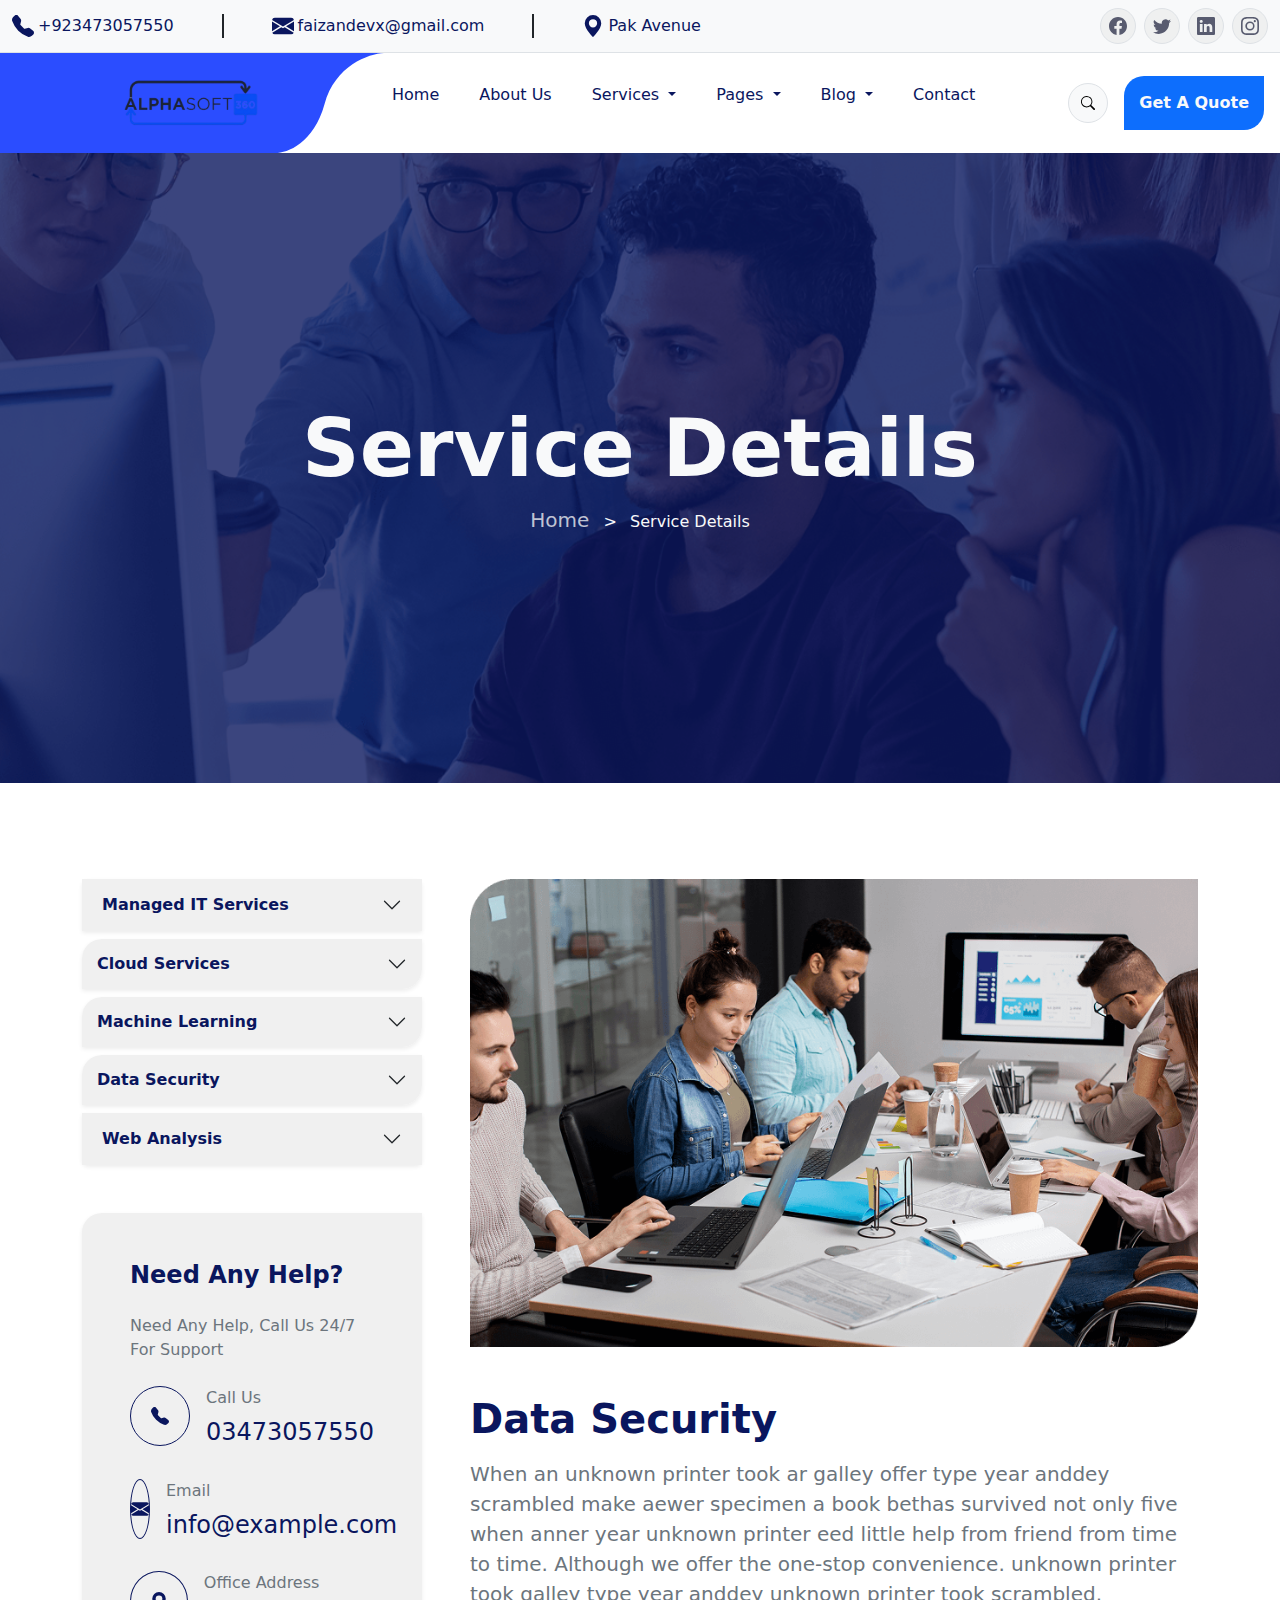
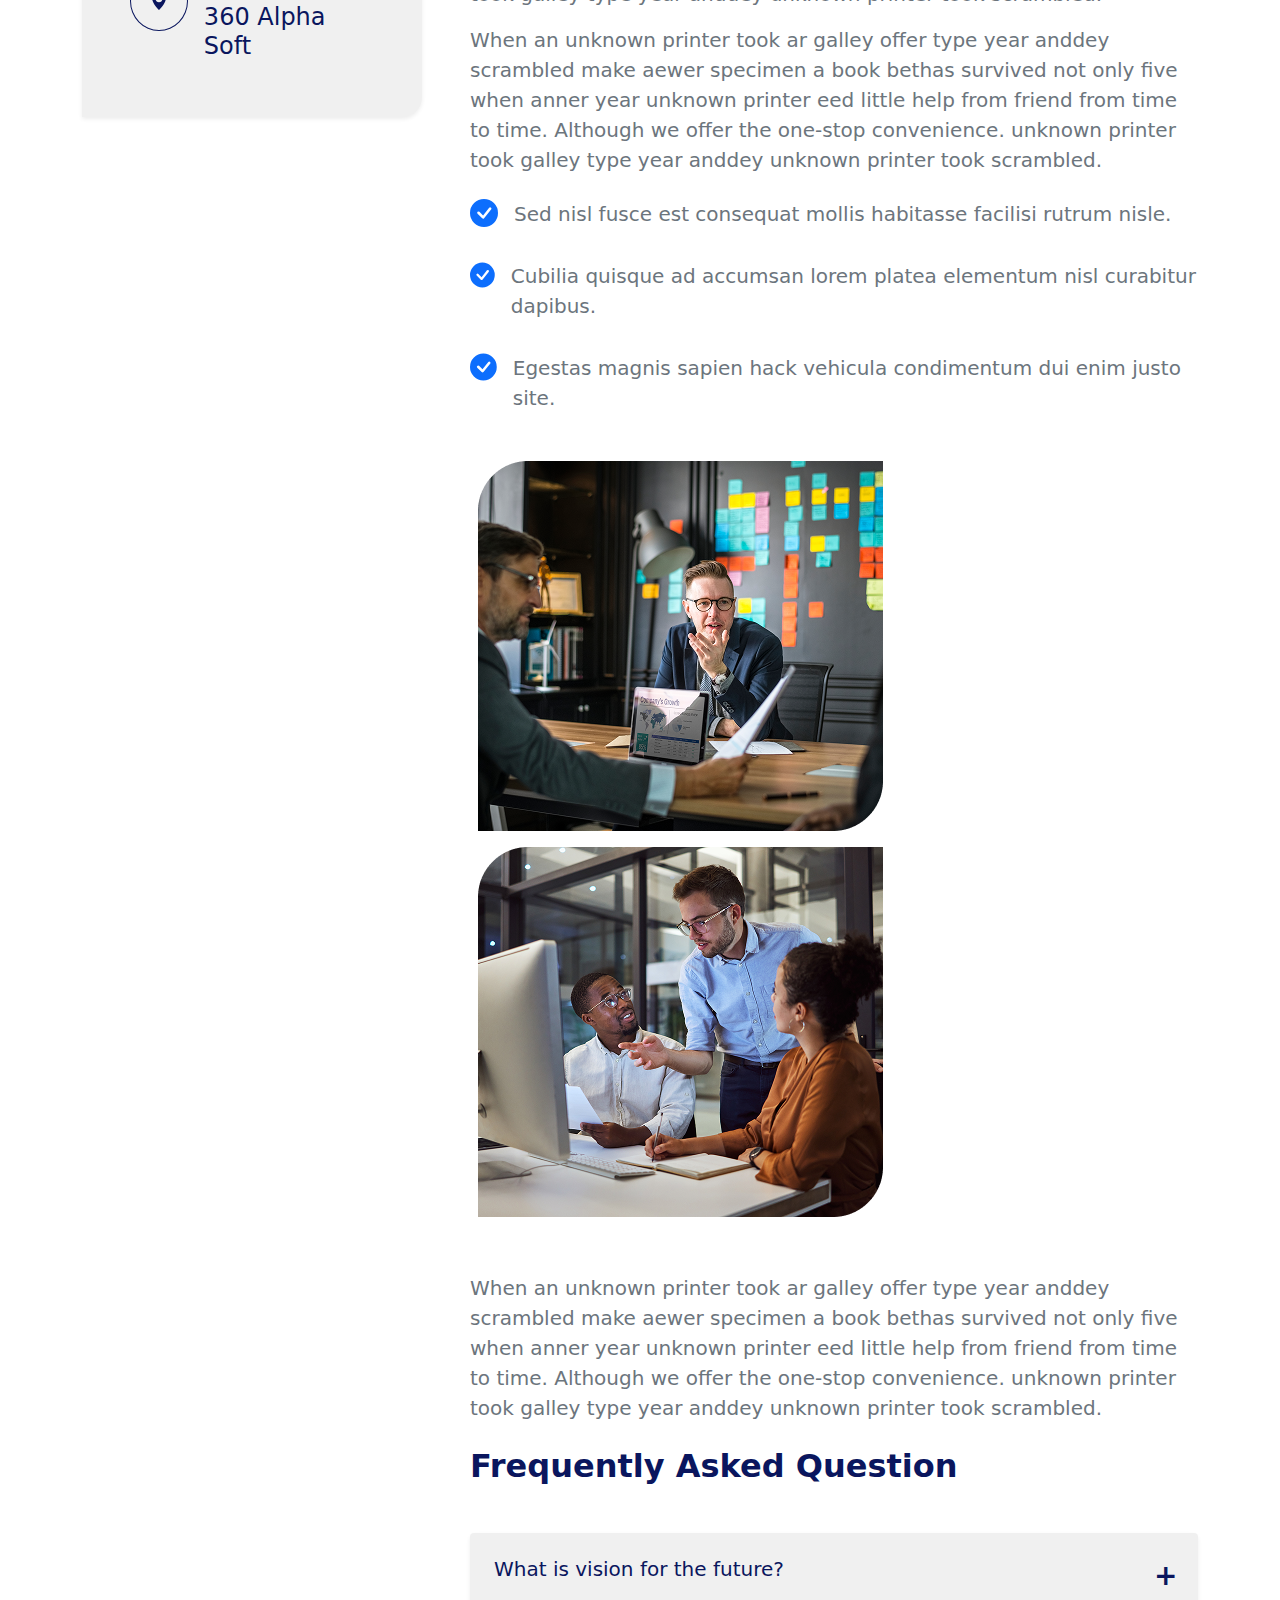
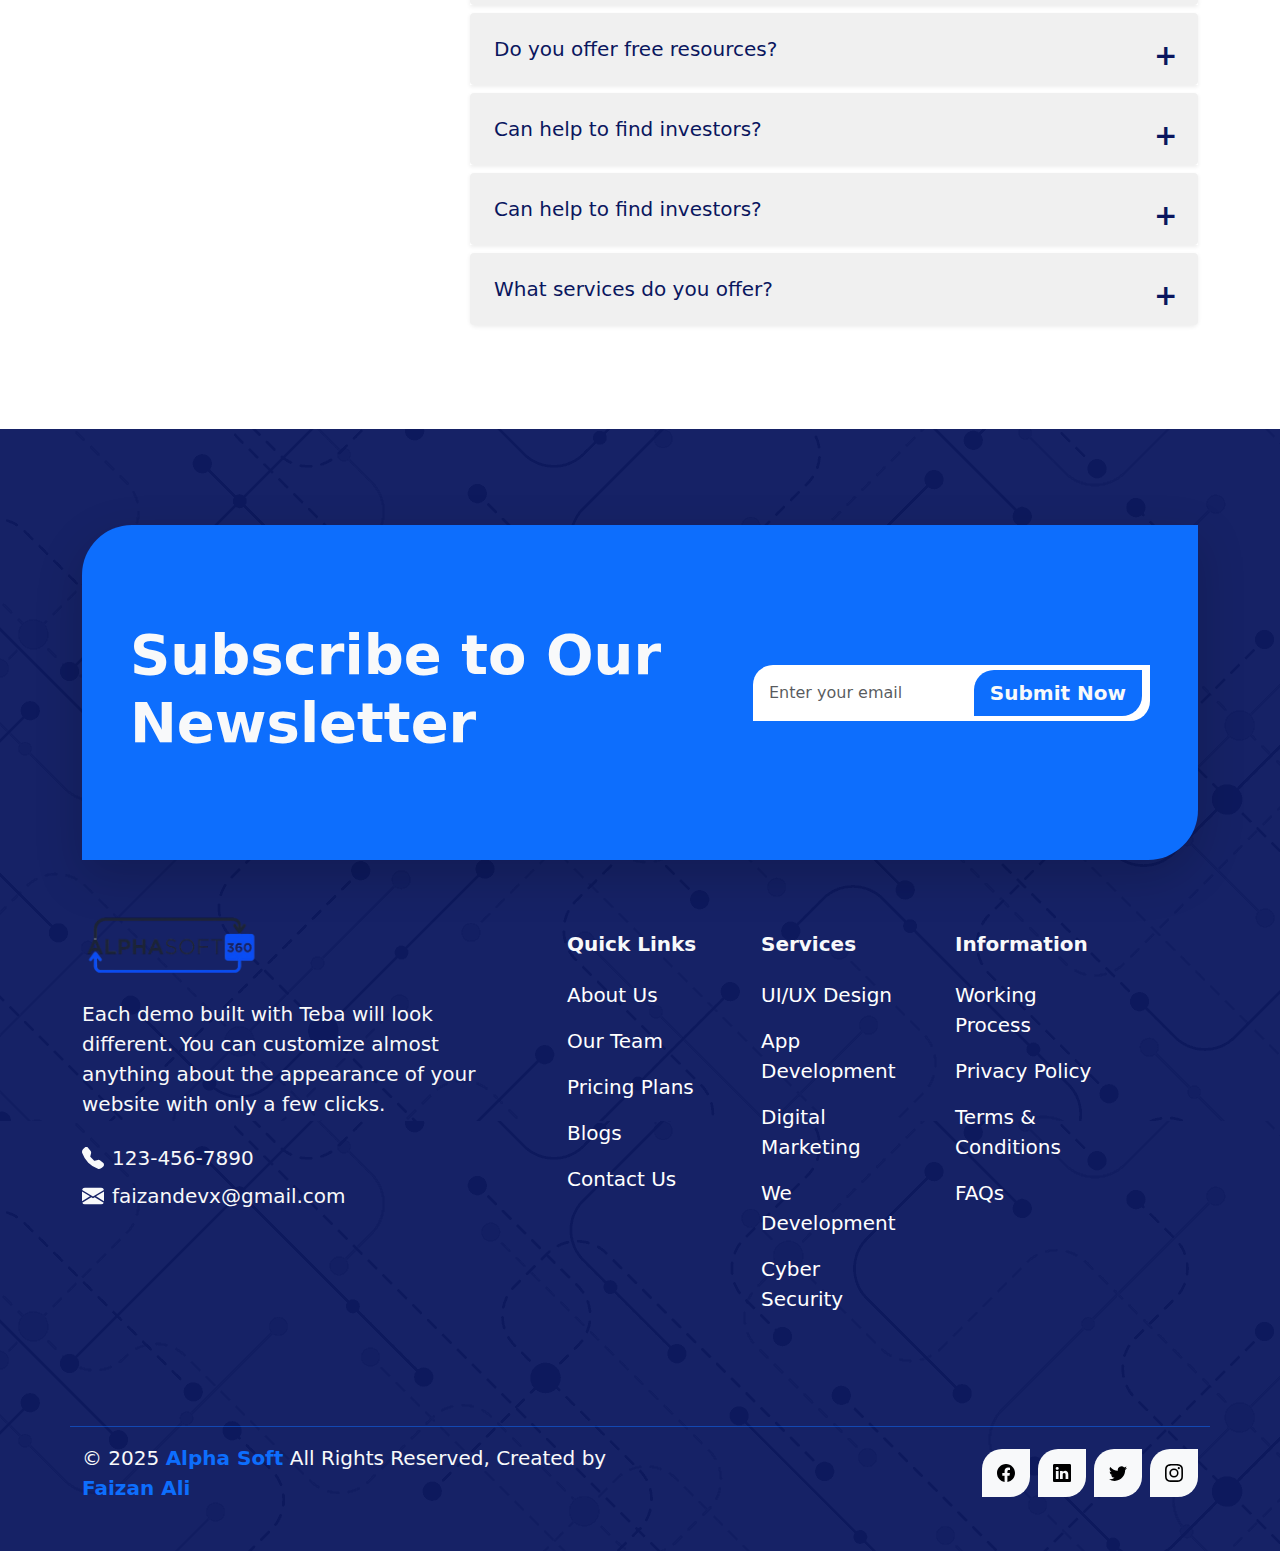
<file: Frontend/AlphaSoft360/services-details.html>
<!DOCTYPE html>
<html lang="en">

<head>
    <meta charset="UTF-8">
    <meta name="viewport" content="width=device-width, initial-scale=1.0">
    <link href="https://cdn.jsdelivr.net/npm/bootstrap@5.3.2/dist/css/bootstrap.min.css" rel="stylesheet">
    <link rel="stylesheet" href="style.css">
    <title>Services Details</title>
</head>

<body class="m-auto">

    <header>
        <!-- TOP NAVBAR (Contact + Social) -->
        <nav class="navbar navbar-expand-md navbar-light bg-light border-bottom py-2">
            <div class="container-fluid">
                <div class="d-flex d-md-none justify-content-center mb-2">
                    <a href="mailto:faizandevx@gmail.com" class="text-decoration-none fw-semibold"
                        style="color: #0a165e;">
                        faizandevx@gmail.com
                    </a>
                </div>
                <!-- Toggler for top navbar -->
                <button class="navbar-toggler" type="button" data-bs-toggle="collapse" data-bs-target="#topbarMenu"
                    aria-controls="topbarMenu" aria-expanded="false" aria-label="Toggle navigation">
                    <span class="navbar-toggler-icon"></span>
                </button>

                <!-- Left: Contact Info -->
                <div class="collapse navbar-collapse" id="topbarMenu">
                    <ul class="navbar-nav me-auto mb-2 mb-md-0">
                        <!-- Phone -->
                        <li class="nav-item d-flex align-items-center pe-5 border-end border-2 border-dark"
                            style="color: #0a165e;">
                            <svg xmlns="http://www.w3.org/2000/svg" width="22" height="22" fill="currentColor"
                                class="bi bi-telephone-fill me-1" viewBox="0 0 16 16">
                                <path fill-rule="evenodd"
                                    d="M1.885.511a1.745 1.745 0 0 1 2.61.163L6.29 2.98c.329.423.445.974.315 1.494l-.547 2.19a.68.68 0 0 0 .178.643l2.457 2.457a.68.68 0 0 0 .644.178l2.189-.547a1.75 1.75 0 0 1 1.494.315l2.306 1.794c.829.645.905 1.87.163 2.611l-1.034 1.034c-.74.74-1.846 1.065-2.877.702a18.6 18.6 0 0 1-7.01-4.42 18.6 18.6 0 0 1-4.42-7.009c-.362-1.03-.037-2.137.703-2.877z" />
                            </svg>
                            <a href="#" class="text-decoration-none bg-text-color"
                                style="color: #0a165e;">+923473057550</a>
                        </li>

                        <!-- Email -->
                        <li class="nav-item d-flex align-items-center px-5 border-end border-2 border-dark"
                            style="color: #0a165e;">
                            <svg xmlns="http://www.w3.org/2000/svg" width="22" height="22" fill="currentColor"
                                class="bi bi-envelope-fill me-1" viewBox="0 0 16 16">
                                <path
                                    d="M.05 3.555A2 2 0 0 1 2 2h12a2 2 0 0 1 1.95 1.555L8 8.414zM0 4.697v7.104l5.803-3.558zM6.761 8.83l-6.57 4.027A2 2 0 0 0 2 14h12a2 2 0 0 0 1.808-1.144l-6.57-4.027L8 9.586zm3.436-.586L16 11.801V4.697z" />
                            </svg>
                            <a href="mailto:faizandevx@gmail.com" class="text-decoration-none bg-text-color"
                                style="color: #0a165e;">
                                faizandevx@gmail.com
                            </a>
                        </li>

                        <!-- Address -->
                        <li class="nav-item d-flex align-items-center px-5" style="color: #0a165e;">
                            <svg xmlns="http://www.w3.org/2000/svg" width="22" height="22" fill="currentColor"
                                class="bi bi-geo-alt-fill me-1" viewBox="0 0 16 16">
                                <path
                                    d="M8 16s6-5.686 6-10A6 6 0 0 0 2 6c0 4.314 6 10 6 10m0-7a3 3 0 1 1 0-6 3 3 0 0 1 0 6" />
                            </svg>
                            <span class="">
                                <a href="#" class="text-decoration-none bg-text-color" style="color: #0a165e;">Pak
                                    Avenue</a></span>
                        </li>
                    </ul>
                </div>

                <!-- Right: Social Icons -->
                <ul class="navbar-nav flex-row gap-2">
                    <!-- Facebook -->
                    <li class="nav-item">
                        <a href="#"
                            class="text-color nav-link p-0 border rounded-circle d-flex align-items-center justify-content-center"
                            style="width:36px;height:36px;">
                            <svg xmlns="http://www.w3.org/2000/svg" width="18" height="18" fill="currentColor"
                                class="bi bi-facebook" viewBox="0 0 16 16">
                                <path d="M16 8.049c0-4.446-3.582-8.05-8-8.05C3.58 0-.002 
                                                    3.603-.002 8.05c0 4.017 2.926 7.347 
                                                    6.75 7.951v-5.625h-2.03V8.05H6.75V6.275c0-2.017 
                                                    1.195-3.131 3.022-3.131.876 0 1.791.157 
                                                    1.791.157v1.98h-1.009c-.993 0-1.303.621-1.303 
                                                    1.258v1.51h2.218l-.354 2.326H9.25V16c3.824-.604 
                                                    6.75-3.934 6.75-7.951" />
                            </svg>
                        </a>
                    </li>
                    <!-- Twitter -->
                    <li class="nav-item">
                        <a href="#"
                            class="text-color nav-link p-0 border rounded-circle d-flex align-items-center justify-content-center"
                            style="width:36px;height:36px;">
                            <svg xmlns="http://www.w3.org/2000/svg" width="18" height="18" fill="currentColor"
                                class="bi bi-twitter" viewBox="0 0 16 16">
                                <path d="M5.026 15c6.038 0 9.341-5.003 
                                                    9.341-9.334q.002-.211-.006-.422A6.7 6.7 0 
                                                    0 0 16 3.542a6.7 6.7 0 0 
                                                    1-1.889.518 3.3 3.3 0 0 
                                                    0 1.447-1.817 6.5 6.5 0 0 
                                                    1-2.087.793A3.286 3.286 0 0 
                                                    0 7.875 6.03a9.32 9.32 0 0 
                                                    1-6.767-3.429 3.29 3.29 0 0 
                                                    0 1.018 4.382A3.3 3.3 0 0 
                                                    1 .64 6.575v.045a3.29 3.29 0 0 
                                                    0 2.632 3.218 3.2 3.2 0 0 
                                                    1-.865.115 3 3 0 0 
                                                    1-.614-.057 3.28 3.28 0 0 
                                                    0 3.067 2.277A6.6 6.6 0 0 
                                                    1 .78 13.58a6 6 0 0 
                                                    1-.78-.045A9.34 9.34 0 0 0 5.026 15" />
                            </svg>
                        </a>
                    </li>
                    <!-- LinkedIn -->
                    <li class="nav-item">
                        <a href="#"
                            class="text-color nav-link p-0 border rounded-circle d-flex align-items-center justify-content-center"
                            style="width:36px;height:36px;">
                            <svg xmlns="http://www.w3.org/2000/svg" width="18" height="18" fill="currentColor"
                                class="bi bi-linkedin" viewBox="0 0 16 16">
                                <path d="M0 1.146C0 .513.526 0 1.175 0h13.65C15.474 
                                                    0 16 .513 16 1.146v13.708c0 .633-.526 
                                                    1.146-1.175 1.146H1.175C.526 16 0 
                                                    15.487 0 14.854zm4.943 
                                                    12.248V6.169H2.542v7.225zm-1.2-8.212c.837 
                                                    0 1.358-.554 1.358-1.248-.015-.709-.52-1.248-1.342-1.248S2.4 
                                                    3.226 2.4 3.934c0 .694.521 1.248 
                                                    1.327 1.248zm4.908 8.212V9.359c0-.216.016-.432.08-.586.173-.431.568-.878 
                                                    1.232-.878.869 0 1.216.662 1.216 
                                                    1.634v3.865h2.401V9.25c0-2.22-1.184-3.252-2.764-3.252-1.274 
                                                    0-1.845.7-2.165 1.193v.025h-.016l.016-.025V6.169h-2.4c.03.678 
                                                    0 7.225 0 7.225z" />
                            </svg>
                        </a>
                    </li>
                    <!-- Instagram -->
                    <li class="nav-item">
                        <a href="#"
                            class="text-color nav-link p-0 border rounded-circle d-flex align-items-center justify-content-center"
                            style="width:36px;height:36px;">
                            <svg xmlns="http://www.w3.org/2000/svg" width="18" height="18" fill="currentColor"
                                class="bi bi-instagram" viewBox="0 0 16 16">
                                <path d="M8 0C5.829 0 5.556.01 4.703.048 
                                                    3.85.088 3.269.222 2.76.42a3.9 3.9 
                                                    0 0 0-1.417.923A3.9 3.9 0 0 
                                                    0 .42 2.76C.222 3.268.087 3.85.048 
                                                    4.7.01 5.555 0 5.827 0 8.001c0 
                                                    2.172.01 2.444.048 3.297.04.852.174 
                                                    1.433.372 1.942.205.526.478.972.923 
                                                    1.417.444.445.89.719 1.416.923.51.198 
                                                    1.09.333 1.942.372C5.555 15.99 5.827 
                                                    16 8 16s2.444-.01 3.298-.048c.851-.04 
                                                    1.434-.174 1.943-.372a3.9 3.9 0 0 
                                                    0 1.416-.923c.445-.445.718-.891.923-1.417.197-.509.332-1.09.372-1.942C15.99 
                                                    10.445 16 10.173 16 8s-.01-2.445-.048-3.299c-.04-.851-.175-1.433-.372-1.941a3.9 
                                                    3.9 0 0 0-.923-1.417A3.9 3.9 0 0 
                                                    0 13.24.42c-.51-.198-1.092-.333-1.943-.372C10.443.01 
                                                    10.172 0 7.998 0zm-.717 1.442h.718c2.136 
                                                    0 2.389.007 3.232.046.78.035 1.204.166 
                                                    1.486.275.373.145.64.319.92.599s.453.546.598.92c.11.281.24.705.275 
                                                    1.485.039.843.047 1.096.047 3.231s-.008 
                                                    2.389-.047 3.232c-.035.78-.166 1.203-.275 
                                                    1.485a2.5 2.5 0 0 1-.599.919c-.28.28-.546.453-.92.598-.28.11-.704.24-1.485.276-.843.038-1.096.047-3.232.047s-2.39-.009-3.233-.047c-.78-.036-1.203-.166-1.485-.276a2.5 2.5 
                                                    0 0 1-.92-.598 2.5 2.5 0 0 1-.6-.92c-.109-.281-.24-.705-.275-1.485-.038-.843-.046-1.096-.046-3.233s.008-2.388.046-3.231c.036-.78.166-1.204.276-1.486.145-.373.319-.64.599-.92s.546-.453.92-.598c.282-.11.705-.24 
                                                    1.485-.276.738-.034 1.024-.044 2.515-.045zm4.988 
                                                    1.328a.96.96 0 1 0 0 1.92.96.96 
                                                    0 0 0 0-1.92m-4.27 1.122a4.109 
                                                    4.109 0 1 0 0 8.217 4.109 4.109 
                                                    0 0 0 0-8.217m0 1.441a2.667 2.667 
                                                    0 1 1 0 5.334 2.667 2.667 0 0 1 0-5.334" />
                            </svg>
                        </a>
                    </li>
                </ul>
            </div>
        </nav>

        <!-- MAIN NAVBAR -->
        <nav class="navbar navbar-expand-lg navbar-light bg-white p-0 pe-3">
            <div class="container-fluid p-0">
                <!-- Brand -->
                <div class="svg-wrapper position-relative">
                    <svg viewBox="0 0 384 100" xmlns="http://www.w3.org/2000/svg" preserveAspectRatio="xMidYMid meet">
                        <path
                            d="M324.5 51.2295C313.7 90.2459 287.333 100 275.5 100H0V0H384C368.667 0.819672 335.3 12.2131 324.5 51.2295Z"
                            fill="#2B4DFF" />
                    </svg>
                    <img src="alpha-removebg-preview.png" alt="Logo"
                        class="position-absolute top-50 start-50 translate-middle">
                </div>

                <!-- Toggler -->
                <button class="navbar-toggler" type="button" data-bs-toggle="collapse" data-bs-target="#mainMenu"
                    aria-controls="mainMenu" aria-expanded="false" aria-label="Toggle navigation">
                    <span class="navbar-toggler-icon"></span>
                </button>

                <!-- Links -->
                <div class="collapse navbar-collapse" id="mainMenu">
                    <ul class="navbar-nav me-auto mb-2 mb-lg-0 gap-4 fw-medium fs-6">
                        <li class="nav-item"><a class="nav-link" style="color: #0a165e;" href="index.html">Home</a></li>
                        <li class="nav-item"><a class="nav-link" style="color: #0a165e;" href="about.html">About Us</a>
                        </li>

                        <!-- Services Dropdown -->
                        <li class="nav-item dropdown">
                            <a class="nav-link dropdown-toggle" style="color: #0a165e;" href="#" id="servicesDropdown"
                                role="button" data-bs-toggle="dropdown" aria-expanded="false">
                                Services
                            </a>
                            <ul class="dropdown-menu custom-dropdown rounded-0 border-0 mt-3"
                                aria-labelledby="servicesDropdown" style="color: #0a165e;">
                                <li><a class="dropdown-item custom-item" href="./services.html">Service</a></li>
                                <li><a class="dropdown-item custom-item" href="./services-details.html">Service
                                        Details</a></li>
                            </ul>
                        </li>

                        <!-- Pages Dropdown -->
                        <li class="nav-item dropdown">
                            <a class="nav-link dropdown-toggle" style="color: #0a165e;" href="#" id="pagesDropdown"
                                role="button" data-bs-toggle="dropdown" aria-expanded="false">
                                Pages
                            </a>
                            <ul class="dropdown-menu dropdown-menu custom-dropdown rounded-0 border-0 mt-3"
                                aria-labelledby="pagesDropdown" style="color: #0a165e;">
                                <li><a class="dropdown-item custom-item" href="./team.html">Team</a></li>
                                <li><a class="dropdown-item custom-item" href="./team-details.html">Team Details</a></li>
                                <li><a class="dropdown-item custom-item" href="./pricing.html">Price</a></li>
                                    <li><a class="dropdown-item custom-item" href="./project.html">Project</a></li>
                                <li><a class="dropdown-item custom-item" href="">Project Details</a></li>
                                <li><a class="dropdown-item custom-item" href="#">FAQ</a></li>
                            </ul>
                        </li>

                        <!-- Blog Dropdown -->
                        <li class="nav-item dropdown">
                            <a class="nav-link dropdown-toggle" style="color: #0a165e;" href="#" id="blogDropdown"
                                role="button" data-bs-toggle="dropdown" aria-expanded="false">
                                Blog
                            </a>
                            <ul class="dropdown-menu dropdown-menu custom-dropdown rounded-0 border-0 mt-3"
                                aria-labelledby="blogDropdown" style="color: #0a165e;">
                                <li><a class="dropdown-item custom-item" href="#">Blog Grid</a></li>
                                <li><a class="dropdown-item custom-item" href="#">Blog List</a></li>
                                <li><a class="dropdown-item custom-item" href="#">Blog Details</a></li>
                                <li><a class="dropdown-item custom-item" href="#">Project</a></li>
                            </ul>
                        </li>

                        <li class="nav-item"><a class="nav-link" style="color: #0a165e;"
                                href="./contact.html">Contact</a></li>
                    </ul>

                    <!-- Right Side Buttons -->
                    <div class="d-flex align-items-center">
                        <!-- Search -->
                        <a href="#"
                            class="btn btn-light border rounded-circle d-flex align-items-center justify-content-center me-3"
                            style="width:40px;height:40px;">
                            <svg xmlns="http://www.w3.org/2000/svg" width="16" height="16" fill="currentColor"
                                class="bi bi-search" viewBox="0 0 16 16">
                                <path d="M11.742 10.344a6.5 6.5 0 1 0-1.397 1.398h-.001
                                            q.044.06.098.115l3.85 3.85a1 1 0 0 0
                                            1.415-1.414l-3.85-3.85a1 1 0 0
                                            0-.115-.1zM12 6.5a5.5 5.5 0 1
                                            1-11 0 5.5 5.5 0 0 1 11 0" />
                            </svg>
                        </a>
                        <!-- CTA -->
                        <button class="Button fw-semibold fs-6 bg-primary text-light border-0 hover-center-slide">
                            <span>Get A Quote</span>
                        </button>
                    </div>
                </div>
            </div>
        </nav>
    </header>

    <main>
        <section>
            <div class="w-100 position-relative text-light d-flex align-items-center justify-content-center"
                style="background-image: url('./aboutbgimage.png'); background-size: cover; background-position: center; height: 70vh;">

                <!-- Overlay -->
                <div class="position-absolute top-0 start-0 w-100 h-100"
                    style="background-color: #0a165e; opacity: 0.8;">
                </div>

                <!-- Content -->
                <div class="position-relative text-center px-3">
                    <h1 class="fw-bold display-1">Service Details</h1>
                    <a href="index.html" class="text-decoration-none lead text-light text-opacity-75">Home </a>
                    <span class="mx-2"> ></span>
                    <span> Service Details</span>
                </div>
            </div>
        </section>

        <section>
            <div class="container py-5">
                <div class="row g-5 py-5">
                    <div class="col-12 col-lg-4">
                        <div class="accordion" id="servicesAccordion">

                            <!-- Item 1 -->
                            <div class="accordion-item border-0 shadow-sm mb-2">
                                <h2 class="accordion-header">
                                    <button class="accordion-button collapsed rounded-0 fw-semibold opacity-100"
                                        style="background-color: #f0f0f0; color: #0a165e;" type="button" data-bs-toggle="collapse"
                                        data-bs-target="#serviceOne" aria-expanded="false" aria-controls="serviceOne">
                                        Managed IT Services
                                    </button>
                                </h2>
                                <div id="serviceOne" class="accordion-collapse collapse"
                                    data-bs-parent="#servicesAccordion">
                                    <div class="accordion-body">
                                        We provide 24/7 monitoring, troubleshooting, and maintenance to ensure your IT
                                        infrastructure runs smoothly.
                                    </div>
                                </div>
                            </div>

                            <!-- Item 2 -->
                            <div class="accordion-item border-0 p-0 Button shadow-sm mb-2">
                                <h2 class="accordion-header">
                                    <button class="accordion-button collapsed Button opacity-100 fw-semibold"
                                        style="background-color: #f0f0f0; color: #0a165e;" type="button" data-bs-toggle="collapse"
                                        data-bs-target="#serviceTwo" aria-expanded="false" aria-controls="serviceTwo">
                                        Cloud Services
                                    </button>
                                </h2>
                                <div id="serviceTwo" class="accordion-collapse collapse"
                                    data-bs-parent="#servicesAccordion">
                                    <div class="accordion-body">
                                        Scalable and secure cloud solutions including storage, hosting, and migration
                                        services.
                                    </div>
                                </div>
                            </div>

                            <!-- Item 3 -->
                            <div class="accordion-item border-0 p-0 Button shadow-sm mb-2">
                                <h2 class="accordion-header">
                                    <button class="accordion-button collapsed Button opacity-100 fw-semibold"
                                        style="background-color: #f0f0f0; color: #0a165e;" type="button" data-bs-toggle="collapse"
                                        data-bs-target="#serviceThree" aria-expanded="false"
                                        aria-controls="serviceThree">
                                        Machine Learning
                                    </button>
                                </h2>
                                <div id="serviceThree" class="accordion-collapse collapse"
                                    data-bs-parent="#servicesAccordion">
                                    <div class="accordion-body">
                                        Intelligent ML models to automate decision-making and improve business
                                        processes.
                                    </div>
                                </div>
                            </div>

                            <!-- Item 4 -->
                            <div class="accordion-item border-0 p-0 Button shadow-sm mb-2">
                                <h2 class="accordion-header">
                                    <button class="accordion-button collapsed Button opacity-100 fw-semibold"
                                        style="background-color: #f0f0f0; color: #0a165e;" type="button" data-bs-toggle="collapse"
                                        data-bs-target="#serviceFour" aria-expanded="false" aria-controls="serviceFour">
                                        Data Security
                                    </button>
                                </h2>
                                <div id="serviceFour" class="accordion-collapse collapse"
                                    data-bs-parent="#servicesAccordion">
                                    <div class="accordion-body">
                                        Advanced security solutions to protect your sensitive business data from cyber
                                        threats.
                                    </div>
                                </div>
                            </div>

                            <!-- Item 5 -->
                            <div class="accordion-item border-0 shadow-sm mb-2">
                                <h2 class="accordion-header">
                                    <button class="accordion-button collapsed rounded-0 opacity-100 fw-semibold"
                                        style="background-color: #f0f0f0; color: #0a165e;" type="button" data-bs-toggle="collapse"
                                        data-bs-target="#serviceFive" aria-expanded="false" aria-controls="serviceFive">
                                        Web Analysis
                                    </button>
                                </h2>
                                <div id="serviceFive" class="accordion-collapse collapse"
                                    data-bs-parent="#servicesAccordion">
                                    <div class="accordion-body">
                                        Detailed analytics and reporting to optimize your web performance and SEO.
                                    </div>
                                </div>
                            </div>

                        </div>

                        <div class="Button p-5 mt-5 shadow-sm" style="background-color: #f0f0f0;">
                            <div class="mb-4">
                                <h4 class="h4 fw-bold mb-4" style="color: #0a165e;">Need Any Help?</h4>
                                <span class="fs-6 text-secondary opacity-100 fw-normal">Need Any Help, Call Us 24/7 For
                                    Support</span>
                            </div>

                            <div class="d-flex gap-3">
                                <div class="rounded-circle d-flex justify-content-center align-items-center"
                                    style="width: 60px; height: 60px; border: 1px solid #0a165e;">
                                    <svg xmlns="http://www.w3.org/2000/svg" width="18" height="18" fill="currentColor"
                                        class="bi bi-telephone-fill" style="color: #0a165e;" viewBox="0 0 16 16">
                                        <path fill-rule="evenodd"
                                            d="M1.885.511a1.745 1.745 0 0 1 2.61.163L6.29 2.98c.329.423.445.974.315 1.494l-.547 2.19a.68.68 0 0 0 .178.643l2.457 2.457a.68.68 0 0 0 .644.178l2.189-.547a1.75 1.75 0 0 1 1.494.315l2.306 1.794c.829.645.905 1.87.163 2.611l-1.034 1.034c-.74.74-1.846 1.065-2.877.702a18.6 18.6 0 0 1-7.01-4.42 18.6 18.6 0 0 1-4.42-7.009c-.362-1.03-.037-2.137.703-2.877z" />
                                    </svg>
                                </div>
                                <div class="">
                                    <span class="text-secondary fw-normal">Call Us</span>
                                    <h4 class="h4 mt-2" style="color: #0a165e;"><a href="#" class="text-decoration-none"
                                            style="color: #0a165e;">03473057550</a></h4>
                                </div>
                            </div>

                            <div class="d-flex gap-3 mt-4">
                                <div class="rounded-circle d-flex justify-content-center align-items-center"
                                    style="width: 60px; height: 60px; border: 1px solid #0a165e;">
                                    <svg xmlns="http://www.w3.org/2000/svg" width="18" height="18"
                                        style="color: #0a165e;" fill="currentColor" class="bi bi-envelope-fill"
                                        viewBox="0 0 16 16">
                                        <path
                                            d="M.05 3.555A2 2 0 0 1 2 2h12a2 2 0 0 1 1.95 1.555L8 8.414zM0 4.697v7.104l5.803-3.558zM6.761 8.83l-6.57 4.027A2 2 0 0 0 2 14h12a2 2 0 0 0 1.808-1.144l-6.57-4.027L8 9.586zm3.436-.586L16 11.801V4.697z" />
                                    </svg>
                                </div>
                                <div class="">
                                    <span class="text-secondary fw-normal">Email</span>
                                    <h4 class="h4 mt-2"><a href="#" class="text-decoration-none"
                                            style="color: #0a165e;">info@example.com</a></h4>
                                </div>
                            </div>

                            <div class="d-flex gap-3 mt-4">
                                <div class="rounded-circle d-flex justify-content-center align-items-center"
                                    style="width: 60px; height: 60px; border: 1px solid #0a165e;">
                                    <svg xmlns="http://www.w3.org/2000/svg" width="18" height="18"
                                        style="color: #0a165e;" fill="currentColor" class="bi bi-geo-alt-fill"
                                        viewBox="0 0 16 16">
                                        <path
                                            d="M8 16s6-5.686 6-10A6 6 0 0 0 2 6c0 4.314 6 10 6 10m0-7a3 3 0 1 1 0-6 3 3 0 0 1 0 6" />
                                    </svg>
                                </div>

                                <div class="">
                                    <span class="text-secondary fw-normal">Office Address</span>
                                    <h4 class="h4 mt-2"><a href="#" class="text-decoration-none"
                                            style="color: #0a165e;">360 Alpha Soft</a></h4>
                                </div>
                            </div>
                        </div>
                    </div>

                    <div class="col-12 col-lg-8">
                        <div>
                            <img src="./image copy 28.png" class="img-fluid" alt="">
                        </div>
                        <div class="mt-5">
                            <h1 class="h1 fw-bold" style="color: #0a165e;">Data Security</h1>
                            <p class="fw-normal text-secondary opacity-100 fs-5 mt-3">When an unknown printer took ar
                                galley offer
                                type year anddey scrambled make aewer specimen a book bethas survived not only five when
                                anner year unknown printer eed little help from friend from time to time. Although we
                                offer the one-stop convenience. unknown printer took galley type year anddey unknown
                                printer took scrambled.</p>

                            <p class="fw-normal text-secondary opacity-100 fs-5 mb-4">When an unknown printer took ar
                                galley offer
                                type year anddey scrambled make aewer specimen a book bethas survived not only five when
                                anner year unknown printer eed little help from friend from time to time. Although we
                                offer the one-stop convenience. unknown printer took galley type year anddey unknown
                                printer took scrambled.</p>
                        </div>
                        <div>
                            <div class="d-flex gap-3 mb-3">
                                <svg xmlns="http://www.w3.org/2000/svg" width="28" height="28" fill="currentColor"
                                    class="bi bi-check-circle-fill text-primary" viewBox="0 0 16 16">
                                    <path
                                        d="M16 8A8 8 0 1 1 0 8a8 8 0 0 1 16 0m-3.97-3.03a.75.75 0 0 0-1.08.022L7.477 9.417 5.384 7.323a.75.75 0 0 0-1.06 1.06L6.97 11.03a.75.75 0 0 0 1.079-.02l3.992-4.99a.75.75 0 0 0-.01-1.05z" />
                                </svg>
                                <p class="lead fw-medium text-secondary">Sed nisl fusce est consequat mollis habitasse
                                    facilisi rutrum
                                    nisle.</p>
                            </div>
                            <div class="d-flex gap-3 mb-3">
                                <svg xmlns="http://www.w3.org/2000/svg" width="28" height="28" fill="currentColor"
                                    class="bi bi-check-circle-fill text-primary" viewBox="0 0 16 16">
                                    <path
                                        d="M16 8A8 8 0 1 1 0 8a8 8 0 0 1 16 0m-3.97-3.03a.75.75 0 0 0-1.08.022L7.477 9.417 5.384 7.323a.75.75 0 0 0-1.06 1.06L6.97 11.03a.75.75 0 0 0 1.079-.02l3.992-4.99a.75.75 0 0 0-.01-1.05z" />
                                </svg>
                                <p class="lead fw-medium text-secondary">Cubilia quisque ad accumsan lorem platea
                                    elementum nisl curabitur dapibus.</p>
                            </div>
                            <div class="d-flex gap-3">
                                <svg xmlns="http://www.w3.org/2000/svg" width="28" height="28" fill="currentColor"
                                    class="bi bi-check-circle-fill text-primary" viewBox="0 0 16 16">
                                    <path
                                        d="M16 8A8 8 0 1 1 0 8a8 8 0 0 1 16 0m-3.97-3.03a.75.75 0 0 0-1.08.022L7.477 9.417 5.384 7.323a.75.75 0 0 0-1.06 1.06L6.97 11.03a.75.75 0 0 0 1.079-.02l3.992-4.99a.75.75 0 0 0-.01-1.05z" />
                                </svg>
                                <p class="lead fw-medium text-secondary">Egestas magnis sapien hack vehicula condimentum
                                    dui enim justo site.</p>
                            </div>
                        </div>

                        <div class="mt-4">
                            <img src="./image copy 29.png" class="img-fluid m-2" alt="">
                            <img src="./image copy 30.png" class="img-fluid m-2" alt="">
                        </div>

                        <div>
                            <p class="fw-normal text-secondary opacity-100 fs-5 mt-5">When an unknown printer took ar
                                galley offer
                                type year anddey scrambled make aewer specimen a book bethas survived not only five when
                                anner year unknown printer eed little help from friend from time to time. Although we
                                offer the one-stop convenience. unknown printer took galley type year anddey unknown
                                printer took scrambled.</p>
                        </div>

                        <div class="mt-4">
                            <h2 class="h2 fw-bold" style="color: #0a165e;">Frequently Asked Question</h2>
                        </div>

                        <div class="mt-5" id="accordions">
                            <div class="accordion" id="servicesAccordion">

                                <!-- Item 1 -->
                                <div class="accordion-item border-0 shadow-sm mb-2">
                                    <h2 class="accordion-header">
                                        <button
                                            class="accordion-button collapsed p-4 fs-5 fw-medium rounded-1 opacity-100"
                                            style="background-color: #f0f0f0; color: #0a165e;" type="button" data-bs-toggle="collapse"
                                            data-bs-target="#serviceOne" aria-expanded="false"
                                            aria-controls="serviceOne">
                                            What is vision for the future?
                                        </button>
                                    </h2>
                                    <div id="serviceOne" class="accordion-collapse collapse"
                                        data-bs-parent="#servicesAccordion">
                                        <div class="accordion-body">
                                            Augue enim ut sem vulputate nunc eu ultrices nec bibendum. Nullam non at eu
                                            tincidunt non purus vitae.leo nam quam elit imperdiet. Sit malesuada massa
                                            scelerisque tincidunt. faucibus Sit dolor ultricie phasellus viverra feugiat
                                            enim nisl.
                                        </div>
                                    </div>
                                </div>

                                <!-- Item 2 -->
                                <div class="accordion-item border-0 shadow-sm mb-2">
                                    <h2 class="accordion-header">
                                        <button
                                            class="accordion-button collapsed p-4 fs-5 fw-medium rounded-1 opacity-100"
                                            style="background-color: #f0f0f0; color: #0a165e;" type="button" data-bs-toggle="collapse"
                                            data-bs-target="#serviceTwo" aria-expanded="false"
                                            aria-controls="serviceTwo">
                                            Do you offer free resources?
                                        </button>
                                    </h2>
                                    <div id="serviceTwo" class="accordion-collapse collapse"
                                        data-bs-parent="#servicesAccordion">
                                        <div class="accordion-body">
                                            Augue enim ut sem vulputate nunc eu ultrices nec bibendum. Nullam non at eu
                                            tincidunt non purus vitae.leo nam quam elit imperdiet. Sit malesuada massa
                                            scelerisque tincidunt. faucibus Sit dolor ultricie phasellus viverra feugiat
                                            enim nisl.
                                        </div>
                                    </div>
                                </div>

                                <!-- Item 3 -->
                                <div class="accordion-item border-0 shadow-sm mb-2">
                                    <h2 class="accordion-header">
                                        <button
                                            class="accordion-button collapsed p-4 fs-5 fw-medium rounded-1 opacity-100"
                                            style="background-color: #f0f0f0; color: #0a165e;" type="button" data-bs-toggle="collapse"
                                            data-bs-target="#serviceThree" aria-expanded="false"
                                            aria-controls="serviceThree">
                                            Can help to find investors?
                                        </button>
                                    </h2>
                                    <div id="serviceThree" class="accordion-collapse collapse"
                                        data-bs-parent="#servicesAccordion">
                                        <div class="accordion-body">
                                            Augue enim ut sem vulputate nunc eu ultrices nec bibendum. Nullam non at eu
                                            tincidunt non purus vitae.leo nam quam elit imperdiet. Sit malesuada massa
                                            scelerisque tincidunt. faucibus Sit dolor ultricie phasellus viverra feugiat
                                            enim nisl.
                                        </div>
                                    </div>
                                </div>

                                <!-- Item 4 -->
                                <div class="accordion-item border-0 shadow-sm mb-2">
                                    <h2 class="accordion-header">
                                        <button
                                            class="accordion-button collapsed p-4 fs-5 fw-medium rounded-1 opacity-100"
                                            style="background-color: #f0f0f0; color: #0a165e;" type="button" data-bs-toggle="collapse"
                                            data-bs-target="#serviceFour" aria-expanded="false"
                                            aria-controls="serviceFour">
                                            Can help to find investors?
                                        </button>
                                    </h2>
                                    <div id="serviceFour" class="accordion-collapse collapse"
                                        data-bs-parent="#servicesAccordion">
                                        <div class="accordion-body">
                                            Augue enim ut sem vulputate nunc eu ultrices nec bibendum. Nullam non at eu
                                            tincidunt non purus vitae.leo nam quam elit imperdiet. Sit malesuada massa
                                            scelerisque tincidunt. faucibus Sit dolor ultricie phasellus viverra feugiat
                                            enim nisl.
                                        </div>
                                    </div>
                                </div>

                                <!-- Item 5 -->
                                <div class="accordion-item border-0 shadow-sm mb-2">
                                    <h2 class="accordion-header">
                                        <button
                                            class="accordion-button collapsed p-4 fs-5 fw-medium rounded-1 opacity-100"
                                            style="background-color: #f0f0f0; color: #0a165e;" type="button" data-bs-toggle="collapse"
                                            data-bs-target="#serviceFive" aria-expanded="false"
                                            aria-controls="serviceFive">
                                            What services do you offer?
                                        </button>
                                    </h2>
                                    <div id="serviceFive" class="accordion-collapse collapse"
                                        data-bs-parent="#servicesAccordion">
                                        <div class="accordion-body">
                                            Augue enim ut sem vulputate nunc eu ultrices nec bibendum. Nullam non at eu
                                            tincidunt non purus vitae.leo nam quam elit imperdiet. Sit malesuada massa
                                            scelerisque tincidunt. faucibus Sit dolor ultricie phasellus viverra feugiat
                                            enim nisl.
                                        </div>
                                    </div>
                                </div>

                            </div>

                        </div>
                    </div>
                </div>
            </div>
        </section>

    </main>

    <footer class="footer">

        <div class="p-5" style="background-color: #0a165e; background-image: url(./image\ copy\ 17.png);">
            <div class="container py-5 border-primary border-opacity-50 border-bottom">
                <!-- Newsletter Section -->
                <div class="p-5 bg-primary text-light custom-button shadow-lg">
                    <div class="row py-5 g-5 align-items-center">
                        <!-- Heading -->
                        <div class="col-12 col-lg-7">
                            <h1 class="fw-bold display-4">Subscribe to Our Newsletter</h1>
                        </div>

                        <!-- Input + Button -->
                        <div class="col-12 col-lg-5">
                            <div class="position-relative w-100">
                                <input type="email" class="form-control p-3 pe-5 lead Button"
                                    placeholder="Enter your email" aria-label="Email">
                                <button
                                    class="Button lead fs-5 fw-semibold bg-primary text-light py-2 px-3 border-0 hover-center-slide position-absolute top-50 end-0 translate-middle-y me-2">
                                    <span>Submit Now</span>
                                </button>
                                <!-- <button
                                class="btn btn-primary Button fw-medium p-2 position-absolute top-50 end-0 translate-middle-y me-2"
                                    type="button">
                                    Submit Now
                                </button> -->
                            </div>
                        </div>
                    </div>
                </div>

                <div class="row g-5 py-5">
                    <!-- Logo + Contact -->
                    <div class="col-12 col-md-6 col-lg-5 text-light mb-5">
                        <div class="mb-3">
                            <a href="#" class="text-decoration-none">
                                <img src="./alpha-removebg-preview.png" class="img-fluid" alt="Logo"
                                    style="max-width: 180px;">
                            </a>
                        </div>
                        <p class="lead fw-normal">
                            Each demo built with Teba will look different. You can customize almost
                            anything about the appearance of your website with only a few clicks.
                        </p>
                        <div class="d-flex flex-column">
                            <a href="#"
                                class="d-inline-flex align-items-center text-decoration-none text-light mt-2 fw-normal lead">
                                <svg xmlns="http://www.w3.org/2000/svg" width="22" height="22" fill="currentColor"
                                    class="bi bi-telephone-fill me-2" viewBox="0 0 16 16">
                                    <path fill-rule="evenodd"
                                        d="M1.885.511a1.745 1.745 0 0 1 2.61.163L6.29 2.98c.329.423.445.974.315 1.494l-.547 2.19a.68.68 0 0 0 .178.643l2.457 2.457a.68.68 0 0 0 .644.178l2.189-.547a1.75 1.75 0 0 1 1.494.315l2.306 1.794c.829.645.905 1.87.163 2.611l-1.034 1.034c-.74.74-1.846 1.065-2.877.702a18.6 18.6 0 0 1-7.01-4.42 18.6 18.6 0 0 1-4.42-7.009c-.362-1.03-.037-2.137.703-2.877z" />
                                </svg>
                                <span>123-456-7890</span>
                            </a>

                            <a href="#"
                                class="d-inline-flex align-items-center text-decoration-none text-light mt-2 fw-normal lead">
                                <svg xmlns="http://www.w3.org/2000/svg" width="22" height="22" fill="currentColor"
                                    class="bi bi-envelope-fill me-2" viewBox="0 0 16 16">
                                    <path
                                        d="M.05 3.555A2 2 0 0 1 2 2h12a2 2 0 0 1 1.95 1.555L8 8.414zM0 4.697v7.104l5.803-3.558zM6.761 8.83l-6.57 4.027A2 2 0 0 0 2 14h12a2 2 0 0 0 1.808-1.144l-6.57-4.027L8 9.586zm3.436-.586L16 11.801V4.697z" />
                                </svg>
                                <span>faizandevx@gmail.com</span>
                            </a>
                        </div>
                    </div>

                    <!-- Quick Links -->
                    <div class="col-12 col-md-6 col-lg-2 pt-4">
                        <h5 class="fw-bolder mb-4 text-light">Quick Links</h5>
                        <ul class="list-unstyled">
                            <li class="mb-3"><a href="#" class="text-decoration-none lead color fw-normal">About
                                    Us</a>
                            </li>
                            <li class="mb-3"><a href="#" class="text-decoration-none lead color fw-normal">Our
                                    Team</a>
                            </li>
                            <li class="mb-3"><a href="#" class="text-decoration-none lead color fw-normal">Pricing
                                    Plans</a>
                            </li>
                            <li class="mb-3"><a href="#" class="text-decoration-none lead color fw-normal">Blogs</a>
                            </li>
                            <li class="mb-3"><a href="#" class="text-decoration-none lead color fw-normal">Contact
                                    Us</a>
                            </li>
                        </ul>
                    </div>

                    <!-- Services -->
                    <div class="col-12 col-md-6 col-lg-2 pt-4">
                        <h5 class="fw-bolder mb-4 text-light">Services</h5>
                        <ul class="list-unstyled">
                            <li class="mb-3"><a href="#" class="text-decoration-none lead color fw-normal">UI/UX
                                    Design</a>
                            </li>
                            <li class="mb-3"><a href="#" class="text-decoration-none lead color fw-normal">App
                                    Development</a>
                            </li>
                            <li class="mb-3"><a href="#" class="text-decoration-none lead color fw-normal">Digital
                                    Marketing</a>
                            </li>
                            <li class="mb-3"><a href="#" class="text-decoration-none lead color fw-normal">We
                                    Development</a>
                            </li>
                            <li class="mb-3"><a href="#" class="text-decoration-none lead color fw-normal">Cyber
                                    Security</a>
                            </li>
                        </ul>
                    </div>

                    <!-- Information -->
                    <div class="col-12 col-md-6 col-lg-2 pt-4">
                        <h5 class="fw-bolder mb-4 text-light">Information</h5>
                        <ul class="list-unstyled">
                            <li class="mb-3"><a href="#" class="text-decoration-none lead color fw-normal">Working
                                    Process</a>
                            </li>
                            <li class="mb-3"><a href="#" class="text-decoration-none lead color fw-normal">Privacy
                                    Policy</a>
                            </li>
                            <li class="mb-3"><a href="#" class="text-decoration-none lead color fw-normal">Terms &
                                    Conditions</a>
                            </li>
                            <li class="mb-3"><a href="#" class="text-decoration-none lead color fw-normal">FAQs</a>
                            </li>
                        </ul>
                    </div>
                </div>
            </div>

            <!-- Footer Section -->
            <section>
                <div class="container text-light pt-3">
                    <div class="row align-items-center">

                        <!-- Left Side -->
                        <div class="col-12 col-md-6 text-center text-md-start mb-3 mb-md-0">
                            <span class="lead fw-normal">
                                © 2025
                                <a href="#" class="text-decoration-none fw-semibold">Alpha Soft</a>
                                All Rights Reserved, Created by
                                <a href="#" class="text-decoration-none fw-semibold">Faizan Ali</a>
                            </span>
                        </div>

                        <!-- Right Side -->
                        <div class="col-12 col-md-6 text-center text-md-end">
                            <div class="d-flex justify-content-center justify-content-md-end gap-2">

                                <!-- Facebook -->
                                <a href="#"
                                    class="arrow-btn btn btn-light Button align-items-center justify-content-center">
                                    <svg xmlns="http://www.w3.org/2000/svg" width="18" height="18"
                                        class="bi bi-facebook" viewBox="0 0 16 16">
                                        <path d="M16 8.049c0-4.446-3.582-8.05-8-8.05C3.58 0-.002 
                                                3.603-.002 8.05c0 4.017 2.926 7.347 
                                                6.75 7.951v-5.625h-2.03V8.05H6.75V6.275c0-2.017 
                                                1.195-3.131 3.022-3.131.876 0 1.791.157 
                                                1.791.157v1.98h-1.009c-.993 0-1.303.621-1.303 
                                                1.258v1.51h2.218l-.354 2.326H9.25V16c3.824-.604 
                                                6.75-3.934 6.75-7.951" />
                                    </svg>
                                </a>

                                <!-- LinkedIn -->
                                <a href="#" class="bg-light arrow-btn Button align-items-center justify-content-center"
                                    style="color: #0a165e;">
                                    <svg xmlns="http://www.w3.org/2000/svg" width="18" height="18"
                                        class="bi bi-linkedin" viewBox="0 0 16 16">
                                        <path d="M0 1.146C0 .513.526 0 1.175 
                                                0h13.65C15.474 0 16 .513 16 
                                                1.146v13.708c0 .633-.526 1.146-1.175 
                                                1.146H1.175C.526 16 0 15.487 0 
                                                14.854zm4.943 12.248V6.169H2.542v7.225zm-1.2-8.212c.837 
                                                0 1.358-.554 1.358-1.248-.015-.709-.52-1.248-1.342-1.248S2.4 
                                                3.226 2.4 3.934c0 .694.521 1.248 1.327 
                                                1.248zm4.908 8.212V9.359c0-.216.016-.432.08-.586.173-.431.568-.878 
                                                1.232-.878.869 0 1.216.662 1.216 
                                                1.634v3.865h2.401V9.25c0-2.22-1.184-3.252-2.764-3.252-1.274 
                                                0-1.845.7-2.165 1.193v.025h-.016l.016-.025V6.169h-2.4c.03.678 
                                                0 7.225 0 7.225z" />
                                    </svg>
                                </a>

                                <!-- Twitter -->
                                <a href="#" class="bg-light arrow-btn Button align-items-center justify-content-center"
                                    style="color: #0a165e;">
                                    <svg xmlns="http://www.w3.org/2000/svg" width="18" height="18" class="bi bi-twitter"
                                        viewBox="0 0 16 16">
                                        <path d="M5.026 15c6.038 0 9.341-5.003 
                                                9.341-9.334q.002-.211-.006-.422A6.7 6.7 0 0 
                                                0 16 3.542a6.7 6.7 0 0 1-1.889.518 3.3 3.3 
                                                0 0 0 1.447-1.817 6.5 6.5 0 0 
                                                1-2.087.793A3.286 3.286 0 0 0 7.875 
                                                6.03a9.32 9.32 0 0 1-6.767-3.429 3.29 3.29 
                                                0 0 0 1.018 4.382A3.3 3.3 0 0 1 .64 
                                                6.575v.045a3.29 3.29 0 0 0 2.632 
                                                3.218 3.2 3.2 0 0 1-.865.115 3 3 0 0 
                                                1-.614-.057 3.28 3.28 0 0 0 3.067 
                                                2.277A6.6 6.6 0 0 1 .78 13.58a6 6 0 0 
                                                1-.78-.045A9.34 9.34 0 0 0 5.026 15" />
                                    </svg>
                                </a>

                                <!-- Instagram -->
                                <a href="#" class="bg-light arrow-btn Button align-items-center justify-content-center"
                                    style="color: #0a165e;">
                                    <svg xmlns="http://www.w3.org/2000/svg" width="18" height="18"
                                        class="bi bi-instagram" viewBox="0 0 16 16">
                                        <path d="M8 0C5.829 0 5.556.01 
                                                4.703.048 3.85.088 3.269.222 
                                                2.76.42a3.9 3.9 0 0 0-1.417.923A3.9 
                                                3.9 0 0 0 .42 2.76C.222 
                                                3.268.087 3.85.048 4.7.01 5.555 
                                                0 5.827 0 8.001c0 2.172.01 2.444.048 
                                                3.297.04.852.174 1.433.372 
                                                1.942.205.526.478.972.923 
                                                1.417.444.445.89.719 
                                                1.416.923.51.198 1.09.333 
                                                1.942.372C5.555 15.99 5.827 16 
                                                8 16s2.444-.01 3.298-.048c.851-.04 
                                                1.434-.174 1.943-.372a3.9 3.9 0 0 
                                                0 1.416-.923c.445-.445.718-.891.923-1.417.197-.509.332-1.09.372-1.942C15.99 
                                                10.445 16 10.173 16 8s-.01-2.445-.048-3.299c-.04-.851-.175-1.433-.372-1.941a3.9 
                                                3.9 0 0 0-.923-1.417A3.9 3.9 0 0 
                                                0 13.24.42c-.51-.198-1.092-.333-1.943-.372C10.443.01 
                                                10.172 0 7.998 0zm-.717 
                                                1.442h.718c2.136 0 2.389.007 
                                                3.232.046.78.035 1.204.166 
                                                1.486.275.373.145.64.319.92.599s.453.546.598.92c.11.281.24.705.275 
                                                1.485.039.843.047 1.096.047 
                                                3.231s-.008 2.389-.047 
                                                3.232c-.035.78-.166 1.203-.275 
                                                1.485a2.5 2.5 0 0 1-.599.919c-.28.28-.546.453-.92.598-.28.11-.704.24-1.485.276-.843.038-1.096.047-3.232.047s-2.39-.009-3.233-.047c-.78-.036-1.203-.166-1.485-.276a2.5 2.5 0 0 1-.92-.598 2.5 2.5 0 0 1-.6-.92c-.109-.281-.24-.705-.275-1.485-.038-.843-.046-1.096-.046-3.233s.008-2.388.046-3.231c.036-.78.166-1.204.276-1.486.145-.373.319-.64.599-.92s.546-.453.92-.598c.282-.11.705-.24 1.485-.276.738-.034 1.024-.044 
                                                2.515-.045zm4.988 1.328a.96.96 0 1 
                                                0 0 1.92.96.96 0 0 0 0-1.92m-4.27 
                                                1.122a4.109 4.109 0 1 0 0 8.217 4.109 
                                                4.109 0 0 0 0-8.217m0 
                                                1.441a2.667 2.667 0 1 1 0 5.334 
                                                2.667 2.667 0 0 1 0-5.334" />
                                    </svg>
                                </a>

                            </div>
                        </div>
                    </div>
                </div>
            </section>

        </div>

    </footer>



    <script src="https://cdn.jsdelivr.net/npm/bootstrap@5.3.2/dist/js/bootstrap.bundle.min.js"></script>
    <script src="./script.js"></script>
</body>

</html>
</file>
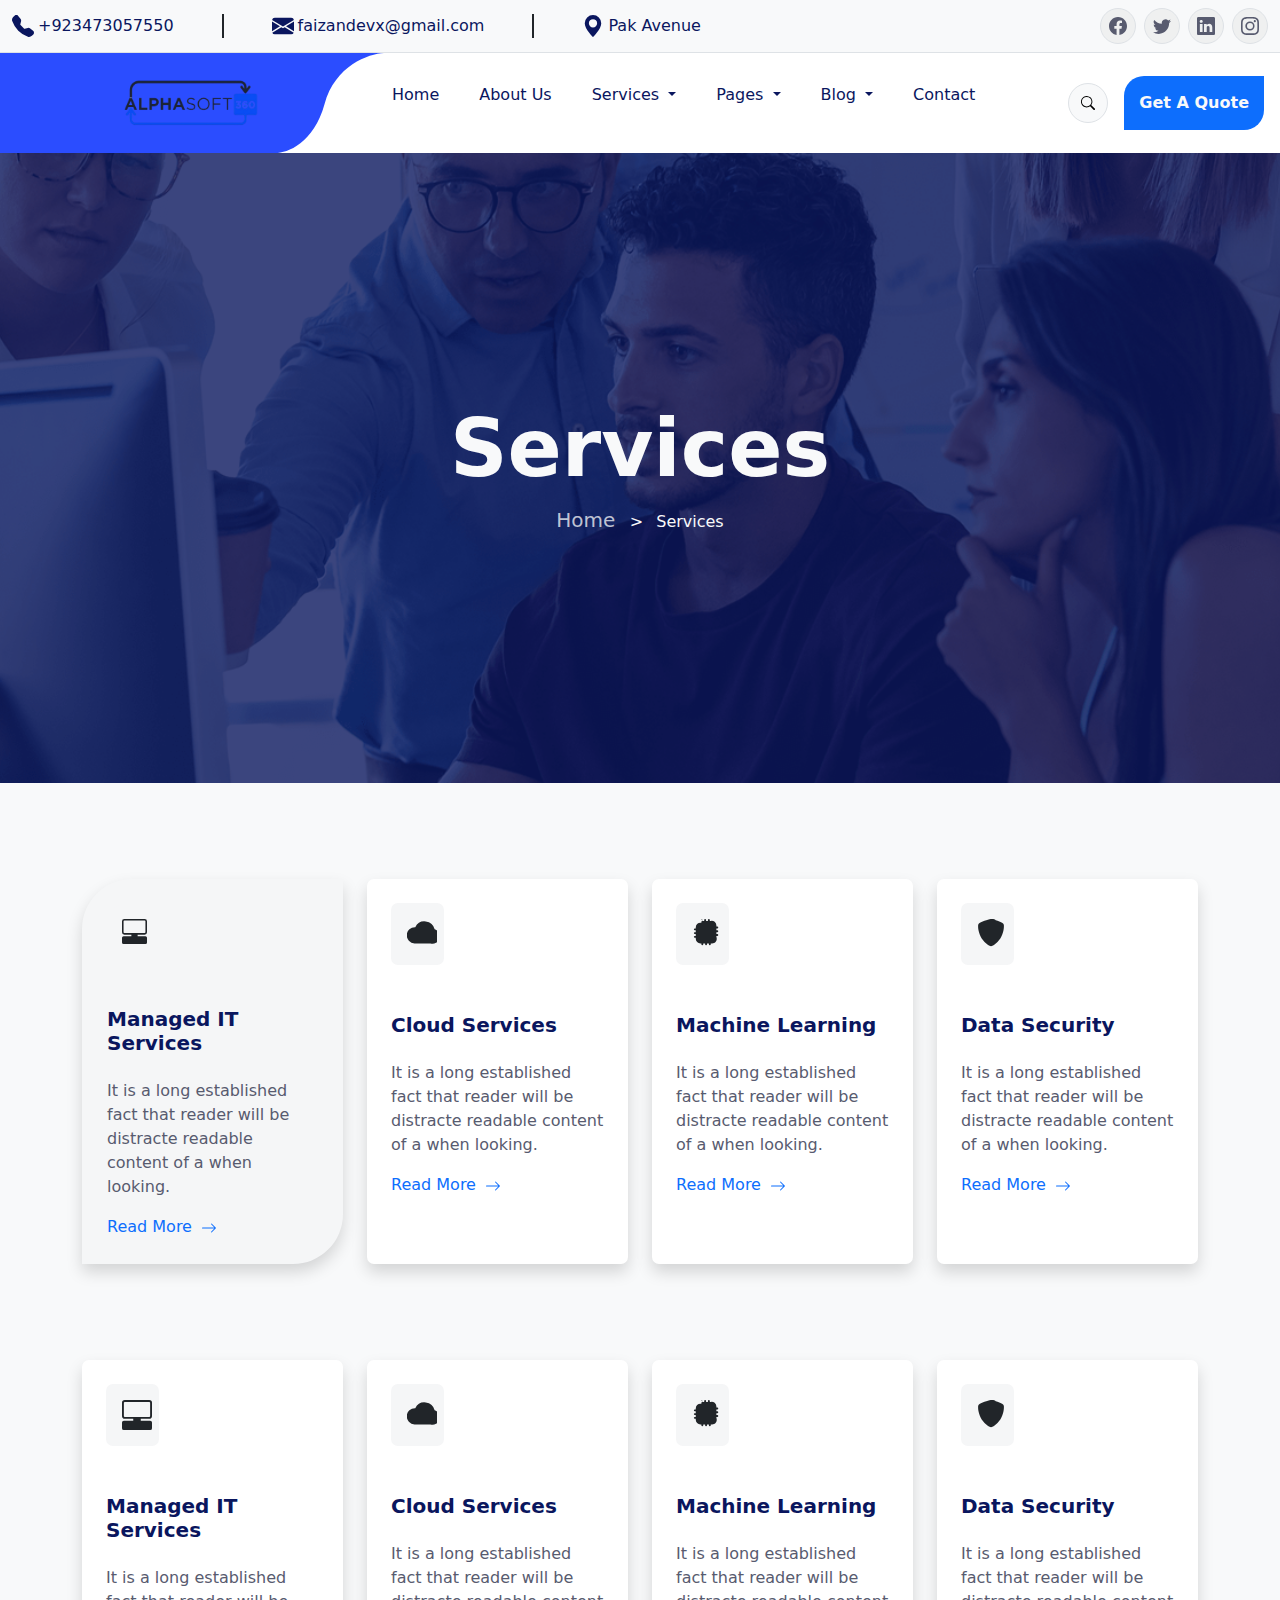
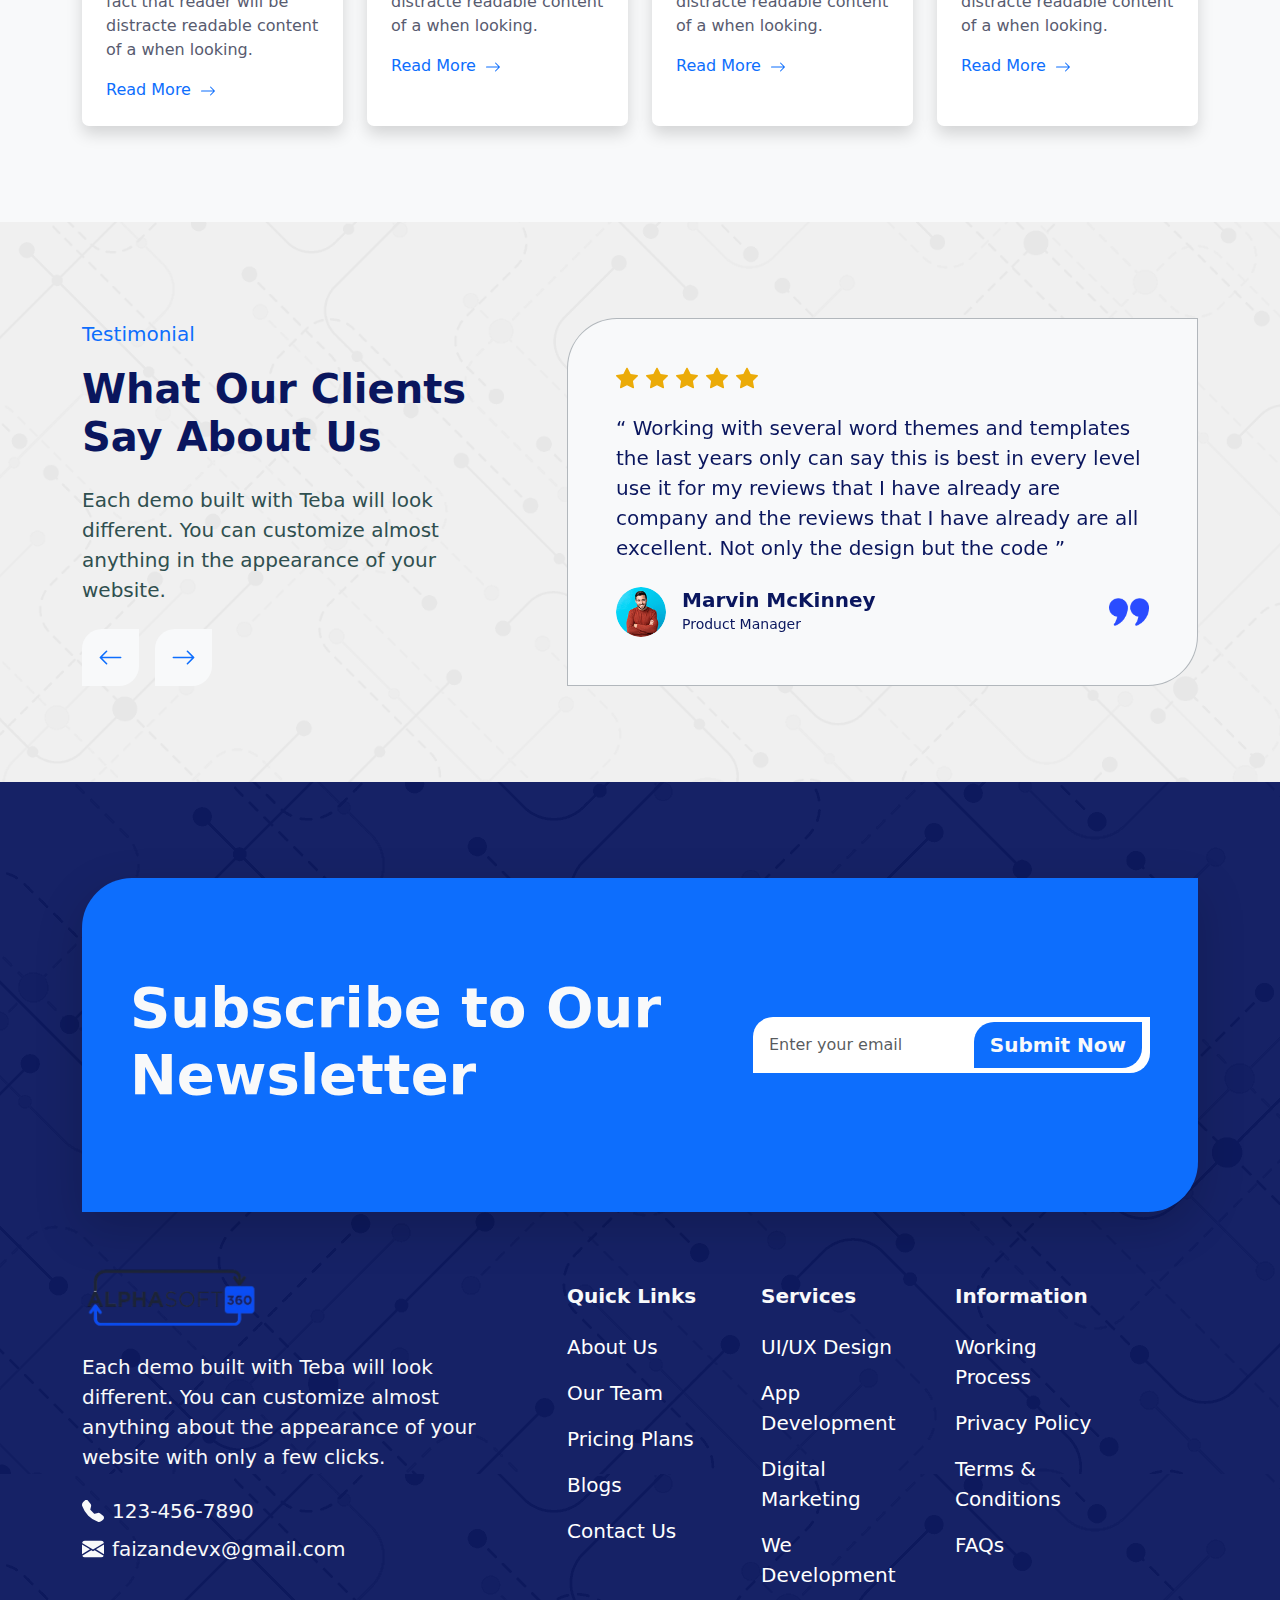
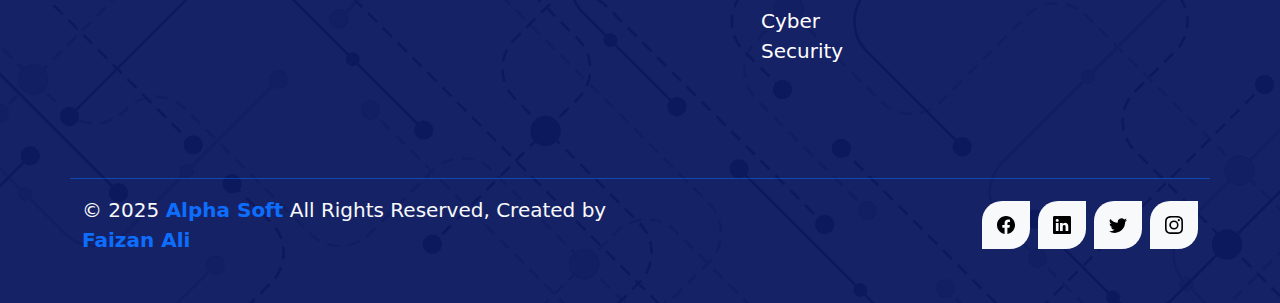
<file: Frontend/AlphaSoft360/services.html>
<!DOCTYPE html>
<html lang="en">

<head>
    <meta charset="UTF-8">
    <meta name="viewport" content="width=device-width, initial-scale=1.0">
    <title>Services Sectiont</title>
    <link href="https://cdn.jsdelivr.net/npm/bootstrap@5.3.2/dist/css/bootstrap.min.css" rel="stylesheet">
    <link rel="stylesheet" href="style.css">
</head>

<body class="m-auto">

    <header>
        <!-- TOP NAVBAR (Contact + Social) -->
        <nav class="navbar navbar-expand-md navbar-light bg-light border-bottom py-2">
            <div class="container-fluid">
                <div class="d-flex d-md-none justify-content-center mb-2">
                    <a href="mailto:faizandevx@gmail.com" class="text-decoration-none fw-semibold"
                        style="color: #0a165e;">
                        faizandevx@gmail.com
                    </a>
                </div>
                <!-- Toggler for top navbar -->
                <button class="navbar-toggler" type="button" data-bs-toggle="collapse" data-bs-target="#topbarMenu"
                    aria-controls="topbarMenu" aria-expanded="false" aria-label="Toggle navigation">
                    <span class="navbar-toggler-icon"></span>
                </button>

                <!-- Left: Contact Info -->
                <div class="collapse navbar-collapse" id="topbarMenu">
                    <ul class="navbar-nav me-auto mb-2 mb-md-0">
                        <!-- Phone -->
                        <li class="nav-item d-flex align-items-center pe-5 border-end border-2 border-dark"
                            style="color: #0a165e;">
                            <svg xmlns="http://www.w3.org/2000/svg" width="22" height="22" fill="currentColor"
                                class="bi bi-telephone-fill me-1" viewBox="0 0 16 16">
                                <path fill-rule="evenodd"
                                    d="M1.885.511a1.745 1.745 0 0 1 2.61.163L6.29 2.98c.329.423.445.974.315 1.494l-.547 2.19a.68.68 0 0 0 .178.643l2.457 2.457a.68.68 0 0 0 .644.178l2.189-.547a1.75 1.75 0 0 1 1.494.315l2.306 1.794c.829.645.905 1.87.163 2.611l-1.034 1.034c-.74.74-1.846 1.065-2.877.702a18.6 18.6 0 0 1-7.01-4.42 18.6 18.6 0 0 1-4.42-7.009c-.362-1.03-.037-2.137.703-2.877z" />
                            </svg>
                            <a href="#" class="text-decoration-none bg-text-color"
                                style="color: #0a165e;">+923473057550</a>
                        </li>

                        <!-- Email -->
                        <li class="nav-item d-flex align-items-center px-5 border-end border-2 border-dark"
                            style="color: #0a165e;">
                            <svg xmlns="http://www.w3.org/2000/svg" width="22" height="22" fill="currentColor"
                                class="bi bi-envelope-fill me-1" viewBox="0 0 16 16">
                                <path
                                    d="M.05 3.555A2 2 0 0 1 2 2h12a2 2 0 0 1 1.95 1.555L8 8.414zM0 4.697v7.104l5.803-3.558zM6.761 8.83l-6.57 4.027A2 2 0 0 0 2 14h12a2 2 0 0 0 1.808-1.144l-6.57-4.027L8 9.586zm3.436-.586L16 11.801V4.697z" />
                            </svg>
                            <a href="mailto:faizandevx@gmail.com" class="text-decoration-none bg-text-color"
                                style="color: #0a165e;">
                                faizandevx@gmail.com
                            </a>
                        </li>

                        <!-- Address -->
                        <li class="nav-item d-flex align-items-center px-5" style="color: #0a165e;">
                            <svg xmlns="http://www.w3.org/2000/svg" width="22" height="22" fill="currentColor"
                                class="bi bi-geo-alt-fill me-1" viewBox="0 0 16 16">
                                <path
                                    d="M8 16s6-5.686 6-10A6 6 0 0 0 2 6c0 4.314 6 10 6 10m0-7a3 3 0 1 1 0-6 3 3 0 0 1 0 6" />
                            </svg>
                            <span class="">
                                <a href="#" class="text-decoration-none bg-text-color" style="color: #0a165e;">Pak
                                    Avenue</a></span>
                        </li>
                    </ul>
                </div>

                <!-- Right: Social Icons -->
                <ul class="navbar-nav flex-row gap-2">
                    <!-- Facebook -->
                    <li class="nav-item">
                        <a href="#"
                            class="text-color nav-link p-0 border rounded-circle d-flex align-items-center justify-content-center"
                            style="width:36px;height:36px;">
                            <svg xmlns="http://www.w3.org/2000/svg" width="18" height="18" fill="currentColor"
                                class="bi bi-facebook" viewBox="0 0 16 16">
                                <path d="M16 8.049c0-4.446-3.582-8.05-8-8.05C3.58 0-.002 
                                                    3.603-.002 8.05c0 4.017 2.926 7.347 
                                                    6.75 7.951v-5.625h-2.03V8.05H6.75V6.275c0-2.017 
                                                    1.195-3.131 3.022-3.131.876 0 1.791.157 
                                                    1.791.157v1.98h-1.009c-.993 0-1.303.621-1.303 
                                                    1.258v1.51h2.218l-.354 2.326H9.25V16c3.824-.604 
                                                    6.75-3.934 6.75-7.951" />
                            </svg>
                        </a>
                    </li>
                    <!-- Twitter -->
                    <li class="nav-item">
                        <a href="#"
                            class="text-color nav-link p-0 border rounded-circle d-flex align-items-center justify-content-center"
                            style="width:36px;height:36px;">
                            <svg xmlns="http://www.w3.org/2000/svg" width="18" height="18" fill="currentColor"
                                class="bi bi-twitter" viewBox="0 0 16 16">
                                <path d="M5.026 15c6.038 0 9.341-5.003 
                                                    9.341-9.334q.002-.211-.006-.422A6.7 6.7 0 
                                                    0 0 16 3.542a6.7 6.7 0 0 
                                                    1-1.889.518 3.3 3.3 0 0 
                                                    0 1.447-1.817 6.5 6.5 0 0 
                                                    1-2.087.793A3.286 3.286 0 0 
                                                    0 7.875 6.03a9.32 9.32 0 0 
                                                    1-6.767-3.429 3.29 3.29 0 0 
                                                    0 1.018 4.382A3.3 3.3 0 0 
                                                    1 .64 6.575v.045a3.29 3.29 0 0 
                                                    0 2.632 3.218 3.2 3.2 0 0 
                                                    1-.865.115 3 3 0 0 
                                                    1-.614-.057 3.28 3.28 0 0 
                                                    0 3.067 2.277A6.6 6.6 0 0 
                                                    1 .78 13.58a6 6 0 0 
                                                    1-.78-.045A9.34 9.34 0 0 0 5.026 15" />
                            </svg>
                        </a>
                    </li>
                    <!-- LinkedIn -->
                    <li class="nav-item">
                        <a href="#"
                            class="text-color nav-link p-0 border rounded-circle d-flex align-items-center justify-content-center"
                            style="width:36px;height:36px;">
                            <svg xmlns="http://www.w3.org/2000/svg" width="18" height="18" fill="currentColor"
                                class="bi bi-linkedin" viewBox="0 0 16 16">
                                <path d="M0 1.146C0 .513.526 0 1.175 0h13.65C15.474 
                                                    0 16 .513 16 1.146v13.708c0 .633-.526 
                                                    1.146-1.175 1.146H1.175C.526 16 0 
                                                    15.487 0 14.854zm4.943 
                                                    12.248V6.169H2.542v7.225zm-1.2-8.212c.837 
                                                    0 1.358-.554 1.358-1.248-.015-.709-.52-1.248-1.342-1.248S2.4 
                                                    3.226 2.4 3.934c0 .694.521 1.248 
                                                    1.327 1.248zm4.908 8.212V9.359c0-.216.016-.432.08-.586.173-.431.568-.878 
                                                    1.232-.878.869 0 1.216.662 1.216 
                                                    1.634v3.865h2.401V9.25c0-2.22-1.184-3.252-2.764-3.252-1.274 
                                                    0-1.845.7-2.165 1.193v.025h-.016l.016-.025V6.169h-2.4c.03.678 
                                                    0 7.225 0 7.225z" />
                            </svg>
                        </a>
                    </li>
                    <!-- Instagram -->
                    <li class="nav-item">
                        <a href="#"
                            class="text-color nav-link p-0 border rounded-circle d-flex align-items-center justify-content-center"
                            style="width:36px;height:36px;">
                            <svg xmlns="http://www.w3.org/2000/svg" width="18" height="18" fill="currentColor"
                                class="bi bi-instagram" viewBox="0 0 16 16">
                                <path d="M8 0C5.829 0 5.556.01 4.703.048 
                                                    3.85.088 3.269.222 2.76.42a3.9 3.9 
                                                    0 0 0-1.417.923A3.9 3.9 0 0 
                                                    0 .42 2.76C.222 3.268.087 3.85.048 
                                                    4.7.01 5.555 0 5.827 0 8.001c0 
                                                    2.172.01 2.444.048 3.297.04.852.174 
                                                    1.433.372 1.942.205.526.478.972.923 
                                                    1.417.444.445.89.719 1.416.923.51.198 
                                                    1.09.333 1.942.372C5.555 15.99 5.827 
                                                    16 8 16s2.444-.01 3.298-.048c.851-.04 
                                                    1.434-.174 1.943-.372a3.9 3.9 0 0 
                                                    0 1.416-.923c.445-.445.718-.891.923-1.417.197-.509.332-1.09.372-1.942C15.99 
                                                    10.445 16 10.173 16 8s-.01-2.445-.048-3.299c-.04-.851-.175-1.433-.372-1.941a3.9 
                                                    3.9 0 0 0-.923-1.417A3.9 3.9 0 0 
                                                    0 13.24.42c-.51-.198-1.092-.333-1.943-.372C10.443.01 
                                                    10.172 0 7.998 0zm-.717 1.442h.718c2.136 
                                                    0 2.389.007 3.232.046.78.035 1.204.166 
                                                    1.486.275.373.145.64.319.92.599s.453.546.598.92c.11.281.24.705.275 
                                                    1.485.039.843.047 1.096.047 3.231s-.008 
                                                    2.389-.047 3.232c-.035.78-.166 1.203-.275 
                                                    1.485a2.5 2.5 0 0 1-.599.919c-.28.28-.546.453-.92.598-.28.11-.704.24-1.485.276-.843.038-1.096.047-3.232.047s-2.39-.009-3.233-.047c-.78-.036-1.203-.166-1.485-.276a2.5 2.5 
                                                    0 0 1-.92-.598 2.5 2.5 0 0 1-.6-.92c-.109-.281-.24-.705-.275-1.485-.038-.843-.046-1.096-.046-3.233s.008-2.388.046-3.231c.036-.78.166-1.204.276-1.486.145-.373.319-.64.599-.92s.546-.453.92-.598c.282-.11.705-.24 
                                                    1.485-.276.738-.034 1.024-.044 2.515-.045zm4.988 
                                                    1.328a.96.96 0 1 0 0 1.92.96.96 
                                                    0 0 0 0-1.92m-4.27 1.122a4.109 
                                                    4.109 0 1 0 0 8.217 4.109 4.109 
                                                    0 0 0 0-8.217m0 1.441a2.667 2.667 
                                                    0 1 1 0 5.334 2.667 2.667 0 0 1 0-5.334" />
                            </svg>
                        </a>
                    </li>
                </ul>
            </div>
        </nav>

        <!-- MAIN NAVBAR -->
        <nav class="navbar navbar-expand-lg navbar-light bg-white p-0 pe-3">
            <div class="container-fluid p-0">
                <!-- Brand -->
                <div class="svg-wrapper position-relative">
                    <svg viewBox="0 0 384 100" xmlns="http://www.w3.org/2000/svg" preserveAspectRatio="xMidYMid meet">
                        <path
                            d="M324.5 51.2295C313.7 90.2459 287.333 100 275.5 100H0V0H384C368.667 0.819672 335.3 12.2131 324.5 51.2295Z"
                            fill="#2B4DFF" />
                    </svg>
                    <img src="alpha-removebg-preview.png" alt="Logo"
                        class="position-absolute top-50 start-50 translate-middle">
                </div>

                <!-- Toggler -->
                <button class="navbar-toggler" type="button" data-bs-toggle="collapse" data-bs-target="#mainMenu"
                    aria-controls="mainMenu" aria-expanded="false" aria-label="Toggle navigation">
                    <span class="navbar-toggler-icon"></span>
                </button>

                <!-- Links -->
                <div class="collapse navbar-collapse" id="mainMenu">
                    <ul class="navbar-nav me-auto mb-2 mb-lg-0 gap-4 fw-medium fs-6">
                        <li class="nav-item"><a class="nav-link" style="color: #0a165e;" href="index.html">Home</a></li>
                        <li class="nav-item"><a class="nav-link" style="color: #0a165e;" href="about.html">About Us</a>
                        </li>

                        <!-- Services Dropdown -->
                        <li class="nav-item dropdown">
                            <a class="nav-link dropdown-toggle" style="color: #0a165e;" href="#" id="servicesDropdown"
                                role="button" data-bs-toggle="dropdown" aria-expanded="false">
                                Services
                            </a>
                            <ul class="dropdown-menu custom-dropdown rounded-0 border-0 mt-3"
                                aria-labelledby="servicesDropdown" style="color: #0a165e;">
                                <li><a class="dropdown-item custom-item" href="./services.html">Service</a></li>
                                <li><a class="dropdown-item custom-item" href="./services-details.html">Service
                                        Details</a></li>
                            </ul>
                        </li>

                        <!-- Pages Dropdown -->
                        <li class="nav-item dropdown">
                            <a class="nav-link dropdown-toggle" style="color: #0a165e;" href="#" id="pagesDropdown"
                                role="button" data-bs-toggle="dropdown" aria-expanded="false">
                                Pages
                            </a>
                            <ul class="dropdown-menu dropdown-menu custom-dropdown rounded-0 border-0 mt-3"
                                aria-labelledby="pagesDropdown" style="color: #0a165e;">
                                <li><a class="dropdown-item custom-item" href="./team.html">Team</a></li>
                                <li><a class="dropdown-item custom-item" href="./team-details.html">Team Details</a></li>
                                <li><a class="dropdown-item custom-item" href="./pricing.html">Price</a></li>
                                    <li><a class="dropdown-item custom-item" href="./project.html">Project</a></li>
                                <li><a class="dropdown-item custom-item" href="./project-details.html">Project Details</a></li>
                                <li><a class="dropdown-item custom-item" href="./faq’s.html">FAQ</a></li>
                            </ul>
                        </li>

                        <!-- Blog Dropdown -->
                        <li class="nav-item dropdown">
                            <a class="nav-link dropdown-toggle" style="color: #0a165e;" href="#" id="blogDropdown"
                                role="button" data-bs-toggle="dropdown" aria-expanded="false">
                                Blog
                            </a>
                            <ul class="dropdown-menu dropdown-menu custom-dropdown rounded-0 border-0 mt-3"
                                aria-labelledby="blogDropdown" style="color: #0a165e;">
                                <li><a class="dropdown-item custom-item" href="#">Blog Grid</a></li>
                                <li><a class="dropdown-item custom-item" href="#">Blog List</a></li>
                                <li><a class="dropdown-item custom-item" href="#">Blog Details</a></li>
                                <li><a class="dropdown-item custom-item" href="#">Project</a></li>
                            </ul>
                        </li>

                        <li class="nav-item"><a class="nav-link" style="color: #0a165e;"
                                href="./contact.html">Contact</a></li>
                    </ul>

                    <!-- Right Side Buttons -->
                    <div class="d-flex align-items-center">
                        <!-- Search -->
                        <a href="#"
                            class="btn btn-light border rounded-circle d-flex align-items-center justify-content-center me-3"
                            style="width:40px;height:40px;">
                            <svg xmlns="http://www.w3.org/2000/svg" width="16" height="16" fill="currentColor"
                                class="bi bi-search" viewBox="0 0 16 16">
                                <path d="M11.742 10.344a6.5 6.5 0 1 0-1.397 1.398h-.001
                                            q.044.06.098.115l3.85 3.85a1 1 0 0 0
                                            1.415-1.414l-3.85-3.85a1 1 0 0
                                            0-.115-.1zM12 6.5a5.5 5.5 0 1
                                            1-11 0 5.5 5.5 0 0 1 11 0" />
                            </svg>
                        </a>
                        <!-- CTA -->
                        <button class="Button fw-semibold fs-6 bg-primary text-light border-0 hover-center-slide">
                            <span>Get A Quote</span>
                        </button>
                    </div>
                </div>
            </div>
        </nav>
    </header>

    <main>
        <section>
            <div class="w-100 position-relative text-light d-flex align-items-center justify-content-center"
                style="background-image: url('./aboutbgimage.png'); background-size: cover; background-position: center; height: 70vh;">

                <!-- Overlay -->
                <div class="position-absolute top-0 start-0 w-100 h-100"
                    style="background-color: #0a165e; opacity: 0.8;">
                </div>

                <!-- Content -->
                <div class="position-relative text-center px-3">
                    <h1 class="fw-bold display-1">Services</h1>
                    <a href="index.html" class="text-decoration-none lead text-light text-opacity-75">Home </a>
                    <span class="mx-2"> ></span>
                    <span> Services</span>
                </div>
            </div>
        </section>

        <section>
            <div class="container-fluid bg-light">
                <div class="container py-5">
                    <!-- Cards Grid -->
                    <div class="row g-4 py-5">
                        <!-- Card 1 -->
                        <div class="col-12 col-md-6 col-lg-3">
                            <div class="p-4 h-100 custom-button custom-card shadow" style="background-color: #f5f6f7;">
                                <div class="w-25 mb-3 icon-box Button text-center " style="background-color: #f5f6f7;">
                                    <svg xmlns="http://www.w3.org/2000/svg" width="25" height="25" fill="currentColor"
                                        class="bi bi-pc-display-horizontal" viewBox="0 0 16 16">
                                        <path
                                            d="M1.5 0A1.5 1.5 0 0 0 0 1.5v7A1.5 1.5 0 0 0 1.5 10H6v1H1a1 1 0 0 0-1 1v3a1 1 0 0 0 1 1h14a1 1 0 0 0 1-1v-3a1 1 0 0 0-1-1h-5v-1h4.5A1.5 1.5 0 0 0 16 8.5v-7A1.5 1.5 0 0 0 14.5 0zm0 1h13a.5.5 0 0 1 .5.5v7a.5.5 0 0 1-.5.5h-13a.5.5 0 0 1-.5-.5v-7a.5.5 0 0 1 .5-.5" />
                                    </svg>
                                </div>
                                <div class="mt-5">
                                    <h5 class="fw-bold mb-4" style="color: #0a165e;">Managed IT Services</h5>
                                    <p style="color: #585b6f;">
                                        It is a long established fact that reader will be distracte readable content of
                                        a
                                        when looking.
                                    </p>
                                </div>
                                <a href="#" class="text-decoration-none fw-medium">
                                    Read More
                                    <svg xmlns="http://www.w3.org/2000/svg" width="16" height="16" fill="currentColor"
                                        class="bi bi-arrow-right ms-1" viewBox="0 0 16 16">
                                        <path fill-rule="evenodd" d="M1 8a.5.5 0 0 1 .5-.5h11.793l-3.147-3.146a.5.5 0 0 1 
                                            .708-.708l4 4a.5.5 0 0 1 0 .708l-4 
                                            4a.5.5 0 0 1-.708-.708L13.293 8.5H1.5A.5.5 
                                            0 0 1 1 8" />
                                    </svg>
                                </a>
                            </div>
                        </div>

                        <!-- Card 2 -->
                        <div class="col-12 col-md-6 col-lg-3">
                            <div class="p-4 h-100 Container shadow" style="background-color: #ffffff;">
                                <div class="w-25 mb-3 Container text-center p-3" style="background-color: #f5f6f7;">
                                    <svg xmlns="http://www.w3.org/2000/svg" width="30" height="30" fill="currentColor"
                                        class="bi bi-cloud" viewBox="0 0 16 16">
                                        <path
                                            d="M4.406 4.342a5.53 5.53 0 0 1 10.338 1.175A3.5 3.5 0 0 1 12.5 13H4a4 4 0 0 1 .406-8.658z" />
                                    </svg>
                                </div>
                                <div class="mt-5">
                                    <h5 class="fw-bold mb-4" style="color: #0a165e;">Cloud Services</h5>
                                    <p style="color: #585b6f;">
                                        It is a long established fact that reader will be distracte readable content of
                                        a
                                        when looking.
                                    </p>
                                </div>
                                <a href="#" class="text-decoration-none fw-medium">
                                    Read More
                                    <svg xmlns="http://www.w3.org/2000/svg" width="16" height="16" fill="currentColor"
                                        class="bi bi-arrow-right ms-1" viewBox="0 0 16 16">
                                        <path fill-rule="evenodd" d="M1 8a.5.5 0 0 1 .5-.5h11.793l-3.147-3.146a.5.5 0 0 1 
                                            .708-.708l4 4a.5.5 0 0 1 0 .708l-4 
                                            4a.5.5 0 0 1-.708-.708L13.293 8.5H1.5A.5.5 
                                            0 0 1 1 8" />
                                    </svg>
                                </a>
                            </div>
                        </div>

                        <!-- Card 3 -->
                        <div class="col-12 col-md-6 col-lg-3">
                            <div class="p-4 h-100 Container shadow" style="background-color: #ffffff;">
                                <div class="w-25 mb-3 Container text-center p-3" style="background-color: #f5f6f7;">
                                    <svg xmlns="http://www.w3.org/2000/svg" width="30" height="30" fill="currentColor"
                                        class="bi bi-cpu" viewBox="0 0 16 16">
                                        <path
                                            d="M5 0a.5.5 0 0 1 .5.5V1h1V.5a.5.5 0 0 1 1 0V1h1V.5a.5.5 0 0 1 1 0V1h.5A2.5 2.5 0 0 1 13 3.5V4h.5a.5.5 0 0 1 0 1H13v1h.5a.5.5 0 0 1 0 1H13v1h.5a.5.5 0 0 1 0 1H13v.5A2.5 2.5 0 0 1 10.5 13H10v.5a.5.5 0 0 1-1 0V13H8v.5a.5.5 0 0 1-1 0V13H6v.5a.5.5 0 0 1-1 0V13h-.5A2.5 2.5 0 0 1 2 10.5V10h-.5a.5.5 0 0 1 0-1H2V8h-.5a.5.5 0 0 1 0-1H2V6h-.5a.5.5 0 0 1 0-1H2v-.5A2.5 2.5 0 0 1 4.5 2H5V1.5a.5.5 0 0 1 .5-.5z" />
                                    </svg>
                                </div>
                                <div class="mt-5">
                                    <h5 class="fw-bold mb-4" style="color: #0a165e;">Machine Learning</h5>
                                    <p style="color: #585b6f;">
                                        It is a long established fact that reader will be distracte readable content of
                                        a
                                        when looking.
                                    </p>
                                </div>
                                <a href="#" class="text-decoration-none fw-medium">
                                    Read More
                                    <svg xmlns="http://www.w3.org/2000/svg" width="16" height="16" fill="currentColor"
                                        class="bi bi-arrow-right ms-1" viewBox="0 0 16 16">
                                        <path fill-rule="evenodd" d="M1 8a.5.5 0 0 1 .5-.5h11.793l-3.147-3.146a.5.5 0 0 1 
                                            .708-.708l4 4a.5.5 0 0 1 0 .708l-4 
                                            4a.5.5 0 0 1-.708-.708L13.293 8.5H1.5A.5.5 
                                            0 0 1 1 8" />
                                    </svg>
                                </a>
                            </div>
                        </div>

                        <!-- Card 4 -->
                        <div class="col-12 col-md-6 col-lg-3">
                            <div class="p-4 h-100 Container shadow" style="background-color: #ffffff;">
                                <div class="w-25 mb-3 Container text-center p-3" style="background-color: #f5f6f7;">
                                    <svg xmlns="http://www.w3.org/2000/svg" width="30" height="30" fill="currentColor"
                                        class="bi bi-shield-lock" viewBox="0 0 16 16">
                                        <path fill-rule="evenodd"
                                            d="M8 0c-.69 0-1.87.258-3.06.65C3.76 1.042 2.22 1.6 1.34 2.09a1.5 1.5 0 0 0-.74 1.28c-.02.67-.04 1.67.26 2.94.28 1.25.8 2.74 1.64 4.05a12.35 12.35 0 0 0 3.39 3.44c.53.33 1.06.6 1.58.78.52-.18 1.05-.45 1.58-.78a12.35 12.35 0 0 0 3.39-3.44c.84-1.31 1.36-2.8 1.64-4.05.3-1.27.28-2.27.26-2.94a1.5 1.5 0 0 0-.74-1.28c-.88-.49-2.42-1.05-3.6-1.44C9.87.258 8.69 0 8 0z" />
                                    </svg>
                                </div>
                                <div class="mt-5">
                                    <h5 class="fw-bold mb-4" style="color: #0a165e;">Data Security</h5>
                                    <p style="color: #585b6f;">
                                        It is a long established fact that reader will be distracte readable content of
                                        a
                                        when looking.
                                    </p>
                                </div>
                                <a href="#" class="text-decoration-none fw-medium">
                                    Read More
                                    <svg xmlns="http://www.w3.org/2000/svg" width="16" height="16" fill="currentColor"
                                        class="bi bi-arrow-right ms-1" viewBox="0 0 16 16">
                                        <path fill-rule="evenodd" d="M1 8a.5.5 0 0 1 .5-.5h11.793l-3.147-3.146a.5.5 0 0 1 
                                            .708-.708l4 4a.5.5 0 0 1 0 .708l-4 
                                            4a.5.5 0 0 1-.708-.708L13.293 8.5H1.5A.5.5 
                                            0 0 1 1 8" />
                                    </svg>
                                </a>
                            </div>
                        </div>
                    </div>

                    <div class="row g-4 py-5">
                        <!-- Card 1 -->
                        <div class="col-12 col-md-6 col-lg-3">
                            <div class="p-4 h-100 Container shadow" style="background-color: #ffffff;">
                                <div class="w-25 mb-3 Container text-center p-3" style="background-color: #f5f6f7;">
                                    <svg xmlns="http://www.w3.org/2000/svg" width="30" height="30" fill="currentColor"
                                        class="bi bi-pc-display-horizontal" viewBox="0 0 16 16">
                                        <path
                                            d="M1.5 0A1.5 1.5 0 0 0 0 1.5v7A1.5 1.5 0 0 0 1.5 10H6v1H1a1 1 0 0 0-1 1v3a1 1 0 0 0 1 1h14a1 1 0 0 0 1-1v-3a1 1 0 0 0-1-1h-5v-1h4.5A1.5 1.5 0 0 0 16 8.5v-7A1.5 1.5 0 0 0 14.5 0zm0 1h13a.5.5 0 0 1 .5.5v7a.5.5 0 0 1-.5.5h-13a.5.5 0 0 1-.5-.5v-7a.5.5 0 0 1 .5-.5" />
                                    </svg>
                                </div>
                                <div class="mt-5">
                                    <h5 class="fw-bold mb-4" style="color: #0a165e;">Managed IT Services</h5>
                                    <p style="color: #585b6f;">
                                        It is a long established fact that reader will be distracte readable content of
                                        a
                                        when looking.
                                    </p>
                                </div>
                                <a href="#" class="text-decoration-none fw-medium">
                                    Read More
                                    <svg xmlns="http://www.w3.org/2000/svg" width="16" height="16" fill="currentColor"
                                        class="bi bi-arrow-right ms-1" viewBox="0 0 16 16">
                                        <path fill-rule="evenodd" d="M1 8a.5.5 0 0 1 .5-.5h11.793l-3.147-3.146a.5.5 0 0 1 
                                            .708-.708l4 4a.5.5 0 0 1 0 .708l-4 
                                            4a.5.5 0 0 1-.708-.708L13.293 8.5H1.5A.5.5 
                                            0 0 1 1 8" />
                                    </svg>
                                </a>
                            </div>
                        </div>

                        <!-- Card 2 -->
                        <div class="col-12 col-md-6 col-lg-3">
                            <div class="p-4 h-100 Container shadow" style="background-color: #ffffff;">
                                <div class="w-25 mb-3 Container text-center p-3" style="background-color: #f5f6f7;">
                                    <svg xmlns="http://www.w3.org/2000/svg" width="30" height="30" fill="currentColor"
                                        class="bi bi-cloud" viewBox="0 0 16 16">
                                        <path
                                            d="M4.406 4.342a5.53 5.53 0 0 1 10.338 1.175A3.5 3.5 0 0 1 12.5 13H4a4 4 0 0 1 .406-8.658z" />
                                    </svg>
                                </div>
                                <div class="mt-5">
                                    <h5 class="fw-bold mb-4" style="color: #0a165e;">Cloud Services</h5>
                                    <p style="color: #585b6f;">
                                        It is a long established fact that reader will be distracte readable content of
                                        a
                                        when looking.
                                    </p>
                                </div>
                                <a href="#" class="text-decoration-none fw-medium">
                                    Read More
                                    <svg xmlns="http://www.w3.org/2000/svg" width="16" height="16" fill="currentColor"
                                        class="bi bi-arrow-right ms-1" viewBox="0 0 16 16">
                                        <path fill-rule="evenodd" d="M1 8a.5.5 0 0 1 .5-.5h11.793l-3.147-3.146a.5.5 0 0 1 
                                            .708-.708l4 4a.5.5 0 0 1 0 .708l-4 
                                            4a.5.5 0 0 1-.708-.708L13.293 8.5H1.5A.5.5 
                                            0 0 1 1 8" />
                                    </svg>
                                </a>
                            </div>
                        </div>

                        <!-- Card 3 -->
                        <div class="col-12 col-md-6 col-lg-3">
                            <div class="p-4 h-100 Container shadow" style="background-color: #ffffff;">
                                <div class="w-25 mb-3 Container text-center p-3" style="background-color: #f5f6f7;">
                                    <svg xmlns="http://www.w3.org/2000/svg" width="30" height="30" fill="currentColor"
                                        class="bi bi-cpu" viewBox="0 0 16 16">
                                        <path
                                            d="M5 0a.5.5 0 0 1 .5.5V1h1V.5a.5.5 0 0 1 1 0V1h1V.5a.5.5 0 0 1 1 0V1h.5A2.5 2.5 0 0 1 13 3.5V4h.5a.5.5 0 0 1 0 1H13v1h.5a.5.5 0 0 1 0 1H13v1h.5a.5.5 0 0 1 0 1H13v.5A2.5 2.5 0 0 1 10.5 13H10v.5a.5.5 0 0 1-1 0V13H8v.5a.5.5 0 0 1-1 0V13H6v.5a.5.5 0 0 1-1 0V13h-.5A2.5 2.5 0 0 1 2 10.5V10h-.5a.5.5 0 0 1 0-1H2V8h-.5a.5.5 0 0 1 0-1H2V6h-.5a.5.5 0 0 1 0-1H2v-.5A2.5 2.5 0 0 1 4.5 2H5V1.5a.5.5 0 0 1 .5-.5z" />
                                    </svg>
                                </div>
                                <div class="mt-5">
                                    <h5 class="fw-bold mb-4" style="color: #0a165e;">Machine Learning</h5>
                                    <p style="color: #585b6f;">
                                        It is a long established fact that reader will be distracte readable content of
                                        a
                                        when looking.
                                    </p>
                                </div>
                                <a href="#" class="text-decoration-none fw-medium">
                                    Read More
                                    <svg xmlns="http://www.w3.org/2000/svg" width="16" height="16" fill="currentColor"
                                        class="bi bi-arrow-right ms-1" viewBox="0 0 16 16">
                                        <path fill-rule="evenodd" d="M1 8a.5.5 0 0 1 .5-.5h11.793l-3.147-3.146a.5.5 0 0 1 
                                            .708-.708l4 4a.5.5 0 0 1 0 .708l-4 
                                            4a.5.5 0 0 1-.708-.708L13.293 8.5H1.5A.5.5 
                                            0 0 1 1 8" />
                                    </svg>
                                </a>
                            </div>
                        </div>

                        <!-- Card 4 -->
                        <div class="col-12 col-md-6 col-lg-3">
                            <div class="p-4 h-100 Container shadow" style="background-color: #ffffff;">
                                <div class="w-25 mb-3 Container text-center p-3" style="background-color: #f5f6f7;">
                                    <svg xmlns="http://www.w3.org/2000/svg" width="30" height="30" fill="currentColor"
                                        class="bi bi-shield-lock" viewBox="0 0 16 16">
                                        <path fill-rule="evenodd"
                                            d="M8 0c-.69 0-1.87.258-3.06.65C3.76 1.042 2.22 1.6 1.34 2.09a1.5 1.5 0 0 0-.74 1.28c-.02.67-.04 1.67.26 2.94.28 1.25.8 2.74 1.64 4.05a12.35 12.35 0 0 0 3.39 3.44c.53.33 1.06.6 1.58.78.52-.18 1.05-.45 1.58-.78a12.35 12.35 0 0 0 3.39-3.44c.84-1.31 1.36-2.8 1.64-4.05.3-1.27.28-2.27.26-2.94a1.5 1.5 0 0 0-.74-1.28c-.88-.49-2.42-1.05-3.6-1.44C9.87.258 8.69 0 8 0z" />
                                    </svg>
                                </div>
                                <div class="mt-5">
                                    <h5 class="fw-bold mb-4" style="color: #0a165e;">Data Security</h5>
                                    <p style="color: #585b6f;">
                                        It is a long established fact that reader will be distracte readable content of
                                        a
                                        when looking.
                                    </p>
                                </div>
                                <a href="#" class="text-decoration-none fw-medium">
                                    Read More
                                    <svg xmlns="http://www.w3.org/2000/svg" width="16" height="16" fill="currentColor"
                                        class="bi bi-arrow-right ms-1" viewBox="0 0 16 16">
                                        <path fill-rule="evenodd" d="M1 8a.5.5 0 0 1 .5-.5h11.793l-3.147-3.146a.5.5 0 0 1 
                                            .708-.708l4 4a.5.5 0 0 1 0 .708l-4 
                                            4a.5.5 0 0 1-.708-.708L13.293 8.5H1.5A.5.5 
                                            0 0 1 1 8" />
                                    </svg>
                                </a>
                            </div>
                        </div>
                    </div>

                </div>
            </div>
        </section>

        <!-- Testimonial What Our Clients Say About Us -->
        <section>
            <!-- Background Section -->
            <div class="opacity-100 p-3 p-md-5 w-100 h-100"
                style="background-image: url('./image%20copy%2017.png'); background-color: #f0f0f0; background-size: cover; background-position: center;">
                <div class="container py-5">
                    <div class="row g-5 align-items-center">
                        <!-- Left Column -->
                        <div class="col-12 col-lg-5">
                            <div>
                                <span class="lead fw-medium text-primary mb-3 d-block">Testimonial</span>
                                <h1 class="h1 fw-bolder display-6" style="color: #0a165e;">
                                    What Our Clients Say About Us
                                </h1>
                                <p class="lead fw-normal mt-4" style="color: darkslategrey;">
                                    Each demo built with Teba will look different. You can customize almost anything
                                    in the appearance of your website.
                                </p>
                            </div>

                            <!-- Arrows -->
                            <div class="mt-4 d-flex">
                                <!-- Left Arrow -->
                                <a class="p-3 text-primary bg-light arrow-btn Button me-3" href="#testimonialCarousel"
                                    role="button" data-bs-slide="prev">
                                    <svg xmlns="http://www.w3.org/2000/svg" width="25" height="25" fill="currentColor"
                                        class="bi bi-arrow-left" viewBox="0 0 16 16">
                                        <path fill-rule="evenodd" d="M15 8a.5.5 0 0 0-.5-.5H2.707l3.147-3.146a.5.5 
                                                0 1 0-.708-.708l-4 4a.5.5 0 0 0 
                                                0 .708l4 4a.5.5 0 0 0 
                                                .708-.708L2.707 8.5H14.5A.5.5 0 0 0 15 8" />
                                    </svg>
                                </a>

                                <!-- Right Arrow -->
                                <a class="p-3 text-primary bg-light arrow-btn Button" href="#testimonialCarousel"
                                    role="button" data-bs-slide="next">
                                    <svg xmlns="http://www.w3.org/2000/svg" width="25" height="25" fill="currentColor"
                                        class="bi bi-arrow-right" viewBox="0 0 16 16">
                                        <path fill-rule="evenodd" d="M1 8a.5.5 0 0 1 .5-.5h11.793l-3.147-3.146a.5.5 
                                                0 0 1 .708-.708l4 4a.5.5 0 0 1 0 
                                                .708l-4 4a.5.5 0 0 1-.708-.708L13.293 
                                                8.5H1.5A.5.5 0 0 1 1 8" />
                                    </svg>
                                </a>
                            </div>
                        </div>

                        <!-- Right Column (Carousel) -->
                        <div class="col-12 col-lg-7">
                            <div id="testimonialCarousel" class="carousel slide carousel-fade" data-bs-ride="carousel"
                                data-bs-interval="3000">
                                <div class="carousel-inner">

                                    <!-- Testimonial 1 -->
                                    <div class="carousel-item active">
                                        <div class="p-5 p-md-5 bg-light border border-secondary border-opacity-50 custom-button"
                                            style="color: #0a165e;">
                                            <!-- Stars -->
                                            <div class="d-flex mb-4 flex-wrap gap-2">
                                                <!-- 5 Stars -->
                                                <svg xmlns="http://www.w3.org/2000/svg" width="22" height="22"
                                                    fill="currentColor" class="bi bi-star-fill" style="color:#ebab08;"
                                                    viewBox="0 0 16 16">
                                                    <path d="M3.612 15.443c-.386.198-.824-.149-.746-.592l.83-4.73L.173 
                                                            6.765c-.329-.314-.158-.888.283-.95l4.898-.696L7.538.792
                                                            c.197-.39.73-.39.927 0l2.184 4.327 
                                                            4.898.696c.441.062.612.636.282.95l-3.522 
                                                            3.356.83 4.73c.078.443-.36.79-.746.592L8 
                                                            13.187l-4.389 2.256z" />
                                                </svg>
                                                <svg xmlns="http://www.w3.org/2000/svg" width="22" height="22"
                                                    fill="currentColor" class="bi bi-star-fill" style="color:#ebab08;"
                                                    viewBox="0 0 16 16">
                                                    <path d="M3.612 15.443c-.386.198-.824-.149-.746-.592l.83-4.73L.173 
                                                            6.765c-.329-.314-.158-.888.283-.95l4.898-.696L7.538.792
                                                            c.197-.39.73-.39.927 0l2.184 4.327 
                                                            4.898.696c.441.062.612.636.282.95l-3.522 
                                                            3.356.83 4.73c.078.443-.36.79-.746.592L8 
                                                            13.187l-4.389 2.256z" />
                                                </svg>
                                                <svg xmlns="http://www.w3.org/2000/svg" width="22" height="22"
                                                    fill="currentColor" class="bi bi-star-fill" style="color:#ebab08;"
                                                    viewBox="0 0 16 16">
                                                    <path d="M3.612 15.443c-.386.198-.824-.149-.746-.592l.83-4.73L.173 
                                                            6.765c-.329-.314-.158-.888.283-.95l4.898-.696L7.538.792
                                                            c.197-.39.73-.39.927 0l2.184 4.327 
                                                            4.898.696c.441.062.612.636.282.95l-3.522 
                                                            3.356.83 4.73c.078.443-.36.79-.746.592L8 
                                                            13.187l-4.389 2.256z" />
                                                </svg>
                                                <svg xmlns="http://www.w3.org/2000/svg" width="22" height="22"
                                                    fill="currentColor" class="bi bi-star-fill" style="color:#ebab08;"
                                                    viewBox="0 0 16 16">
                                                    <path d="M3.612 15.443c-.386.198-.824-.149-.746-.592l.83-4.73L.173 
                                                            6.765c-.329-.314-.158-.888.283-.95l4.898-.696L7.538.792
                                                            c.197-.39.73-.39.927 0l2.184 4.327 
                                                            4.898.696c.441.062.612.636.282.95l-3.522 
                                                            3.356.83 4.73c.078.443-.36.79-.746.592L8 
                                                            13.187l-4.389 2.256z" />
                                                </svg>
                                                <svg xmlns="http://www.w3.org/2000/svg" width="22" height="22"
                                                    fill="currentColor" class="bi bi-star-fill" style="color:#ebab08;"
                                                    viewBox="0 0 16 16">
                                                    <path d="M3.612 15.443c-.386.198-.824-.149-.746-.592l.83-4.73L.173 
                                                            6.765c-.329-.314-.158-.888.283-.95l4.898-.696L7.538.792
                                                            c.197-.39.73-.39.927 0l2.184 4.327 
                                                            4.898.696c.441.062.612.636.282.95l-3.522 
                                                            3.356.83 4.73c.078.443-.36.79-.746.592L8 
                                                            13.187l-4.389 2.256z" />
                                                </svg>
                                            </div>

                                            <!-- Review -->
                                            <p class="lead fw-normal fs-5">
                                                “ Working with several word themes and templates the last years only can
                                                say this is best in every level use it for my reviews that I have
                                                already are company and the reviews that I have already are all
                                                excellent. Not only the design but the code ”
                                            </p>

                                            <!-- Author -->
                                            <div class="d-flex justify-content-between align-items-center mt-4">
                                                <div class="d-flex align-items-center">
                                                    <img src="./image copy 18.png" class="img-fluid rounded-circle"
                                                        width="50" height="50" alt="">
                                                    <div class="ms-3">
                                                        <h5 class="h5 fw-semibold mb-0">Marvin McKinney</h5>
                                                        <small class="fw-medium">Product Manager</small>
                                                    </div>
                                                </div>
                                                <img src="./image copy 19.png" class="img-fluid" width="40" alt="">
                                            </div>
                                        </div>
                                    </div>

                                    <!-- Testimonial 2 -->
                                    <div class="carousel-item">
                                        <div class="p-4 p-md-5 bg-light border border-secondary border-opacity-50 custom-button"
                                            style="color: #0a165e;">
                                            <!-- Stars -->
                                            <div class="d-flex mb-4 flex-wrap gap-2">
                                                <!-- 5 Stars -->
                                                <svg xmlns="http://www.w3.org/2000/svg" width="22" height="22"
                                                    fill="currentColor" class="bi bi-star-fill" style="color:#ebab08;"
                                                    viewBox="0 0 16 16">
                                                    <path d="M3.612 15.443c-.386.198-.824-.149-.746-.592l.83-4.73L.173 
                                                            6.765c-.329-.314-.158-.888.283-.95l4.898-.696L7.538.792
                                                            c.197-.39.73-.39.927 0l2.184 4.327 
                                                            4.898.696c.441.062.612.636.282.95l-3.522 
                                                            3.356.83 4.73c.078.443-.36.79-.746.592L8 
                                                            13.187l-4.389 2.256z" />
                                                </svg>
                                                <svg xmlns="http://www.w3.org/2000/svg" width="22" height="22"
                                                    fill="currentColor" class="bi bi-star-fill" style="color:#ebab08;"
                                                    viewBox="0 0 16 16">
                                                    <path d="M3.612 15.443c-.386.198-.824-.149-.746-.592l.83-4.73L.173 
                                                            6.765c-.329-.314-.158-.888.283-.95l4.898-.696L7.538.792
                                                            c.197-.39.73-.39.927 0l2.184 4.327 
                                                            4.898.696c.441.062.612.636.282.95l-3.522 
                                                            3.356.83 4.73c.078.443-.36.79-.746.592L8 
                                                            13.187l-4.389 2.256z" />
                                                </svg>
                                                <svg xmlns="http://www.w3.org/2000/svg" width="22" height="22"
                                                    fill="currentColor" class="bi bi-star-fill" style="color:#ebab08;"
                                                    viewBox="0 0 16 16">
                                                    <path d="M3.612 15.443c-.386.198-.824-.149-.746-.592l.83-4.73L.173 
                                                            6.765c-.329-.314-.158-.888.283-.95l4.898-.696L7.538.792
                                                            c.197-.39.73-.39.927 0l2.184 4.327 
                                                            4.898.696c.441.062.612.636.282.95l-3.522 
                                                            3.356.83 4.73c.078.443-.36.79-.746.592L8 
                                                            13.187l-4.389 2.256z" />
                                                </svg>
                                                <svg xmlns="http://www.w3.org/2000/svg" width="22" height="22"
                                                    fill="currentColor" class="bi bi-star-fill" style="color:#ebab08;"
                                                    viewBox="0 0 16 16">
                                                    <path d="M3.612 15.443c-.386.198-.824-.149-.746-.592l.83-4.73L.173 
                                                            6.765c-.329-.314-.158-.888.283-.95l4.898-.696L7.538.792
                                                            c.197-.39.73-.39.927 0l2.184 4.327 
                                                            4.898.696c.441.062.612.636.282.95l-3.522 
                                                            3.356.83 4.73c.078.443-.36.79-.746.592L8 
                                                            13.187l-4.389 2.256z" />
                                                </svg>
                                                <svg xmlns="http://www.w3.org/2000/svg" width="22" height="22"
                                                    fill="currentColor" class="bi bi-star-fill" style="color:#ebab08;"
                                                    viewBox="0 0 16 16">
                                                    <path d="M3.612 15.443c-.386.198-.824-.149-.746-.592l.83-4.73L.173 
                                                            6.765c-.329-.314-.158-.888.283-.95l4.898-.696L7.538.792
                                                            c.197-.39.73-.39.927 0l2.184 4.327 
                                                            4.898.696c.441.062.612.636.282.95l-3.522 
                                                            3.356.83 4.73c.078.443-.36.79-.746.592L8 
                                                            13.187l-4.389 2.256z" />
                                                </svg>
                                            </div>

                                            <!-- Review -->
                                            <p class="lead fw-normal fs-5">
                                                “ Working with several word themes and templates the last years only can
                                                say this is best in every level use it for my reviews that I have
                                                already are company and the reviews that I have already are all
                                                excellent. Not only the design but the code ”
                                            </p>

                                            <!-- Author -->
                                            <div class="d-flex justify-content-between align-items-center mt-4">
                                                <div class="d-flex align-items-center">
                                                    <img src="./image copy 18.png" class="img-fluid rounded-circle"
                                                        width="50" height="50" alt="">
                                                    <div class="ms-3">
                                                        <h5 class="h5 fw-semibold mb-0">Marvin McKinney</h5>
                                                        <small class="fw-medium">Product Manager</small>
                                                    </div>
                                                </div>
                                                <img src="./image copy 19.png" class="img-fluid" width="40" alt="">
                                            </div>
                                        </div>
                                    </div>
                                </div>
                            </div>
                        </div>
                    </div>
                </div>
            </div>
        </section>

    </main>

    <footer class="footer">

        <div class="p-5" style="background-color: #0a165e; background-image: url(./image\ copy\ 17.png);">
            <div class="container py-5 border-primary border-opacity-50 border-bottom">
                <!-- Newsletter Section -->
                <div class="p-5 bg-primary text-light custom-button shadow-lg">
                    <div class="row py-5 g-5 align-items-center">
                        <!-- Heading -->
                        <div class="col-12 col-lg-7">
                            <h1 class="fw-bold display-4">Subscribe to Our Newsletter</h1>
                        </div>

                        <!-- Input + Button -->
                        <div class="col-12 col-lg-5">
                            <div class="position-relative w-100">
                                <input type="email" class="form-control p-3 pe-5 lead Button"
                                    placeholder="Enter your email" aria-label="Email">
                                <button
                                    class="Button lead fs-5 fw-semibold bg-primary text-light py-2 px-3 border-0 hover-center-slide position-absolute top-50 end-0 translate-middle-y me-2">
                                    <span>Submit Now</span>
                                </button>
                                <!-- <button
                                class="btn btn-primary Button fw-medium p-2 position-absolute top-50 end-0 translate-middle-y me-2"
                                    type="button">
                                    Submit Now
                                </button> -->
                            </div>
                        </div>
                    </div>
                </div>

                <div class="row g-5 py-5">
                    <!-- Logo + Contact -->
                    <div class="col-12 col-md-6 col-lg-5 text-light mb-5">
                        <div class="mb-3">
                            <a href="#" class="text-decoration-none">
                                <img src="./alpha-removebg-preview.png" class="img-fluid" alt="Logo"
                                    style="max-width: 180px;">
                            </a>
                        </div>
                        <p class="lead fw-normal">
                            Each demo built with Teba will look different. You can customize almost
                            anything about the appearance of your website with only a few clicks.
                        </p>
                        <div class="d-flex flex-column">
                            <a href="#"
                                class="d-inline-flex align-items-center text-decoration-none text-light mt-2 fw-normal lead">
                                <svg xmlns="http://www.w3.org/2000/svg" width="22" height="22" fill="currentColor"
                                    class="bi bi-telephone-fill me-2" viewBox="0 0 16 16">
                                    <path fill-rule="evenodd"
                                        d="M1.885.511a1.745 1.745 0 0 1 2.61.163L6.29 2.98c.329.423.445.974.315 1.494l-.547 2.19a.68.68 0 0 0 .178.643l2.457 2.457a.68.68 0 0 0 .644.178l2.189-.547a1.75 1.75 0 0 1 1.494.315l2.306 1.794c.829.645.905 1.87.163 2.611l-1.034 1.034c-.74.74-1.846 1.065-2.877.702a18.6 18.6 0 0 1-7.01-4.42 18.6 18.6 0 0 1-4.42-7.009c-.362-1.03-.037-2.137.703-2.877z" />
                                </svg>
                                <span>123-456-7890</span>
                            </a>

                            <a href="#"
                                class="d-inline-flex align-items-center text-decoration-none text-light mt-2 fw-normal lead">
                                <svg xmlns="http://www.w3.org/2000/svg" width="22" height="22" fill="currentColor"
                                    class="bi bi-envelope-fill me-2" viewBox="0 0 16 16">
                                    <path
                                        d="M.05 3.555A2 2 0 0 1 2 2h12a2 2 0 0 1 1.95 1.555L8 8.414zM0 4.697v7.104l5.803-3.558zM6.761 8.83l-6.57 4.027A2 2 0 0 0 2 14h12a2 2 0 0 0 1.808-1.144l-6.57-4.027L8 9.586zm3.436-.586L16 11.801V4.697z" />
                                </svg>
                                <span>faizandevx@gmail.com</span>
                            </a>
                        </div>
                    </div>

                    <!-- Quick Links -->
                    <div class="col-12 col-md-6 col-lg-2 pt-4">
                        <h5 class="fw-bolder mb-4 text-light">Quick Links</h5>
                        <ul class="list-unstyled">
                            <li class="mb-3"><a href="#" class="text-decoration-none lead color fw-normal">About
                                    Us</a>
                            </li>
                            <li class="mb-3"><a href="#" class="text-decoration-none lead color fw-normal">Our
                                    Team</a>
                            </li>
                            <li class="mb-3"><a href="#" class="text-decoration-none lead color fw-normal">Pricing
                                    Plans</a>
                            </li>
                            <li class="mb-3"><a href="#" class="text-decoration-none lead color fw-normal">Blogs</a>
                            </li>
                            <li class="mb-3"><a href="#" class="text-decoration-none lead color fw-normal">Contact
                                    Us</a>
                            </li>
                        </ul>
                    </div>

                    <!-- Services -->
                    <div class="col-12 col-md-6 col-lg-2 pt-4">
                        <h5 class="fw-bolder mb-4 text-light">Services</h5>
                        <ul class="list-unstyled">
                            <li class="mb-3"><a href="#" class="text-decoration-none lead color fw-normal">UI/UX
                                    Design</a>
                            </li>
                            <li class="mb-3"><a href="#" class="text-decoration-none lead color fw-normal">App
                                    Development</a>
                            </li>
                            <li class="mb-3"><a href="#" class="text-decoration-none lead color fw-normal">Digital
                                    Marketing</a>
                            </li>
                            <li class="mb-3"><a href="#" class="text-decoration-none lead color fw-normal">We
                                    Development</a>
                            </li>
                            <li class="mb-3"><a href="#" class="text-decoration-none lead color fw-normal">Cyber
                                    Security</a>
                            </li>
                        </ul>
                    </div>

                    <!-- Information -->
                    <div class="col-12 col-md-6 col-lg-2 pt-4">
                        <h5 class="fw-bolder mb-4 text-light">Information</h5>
                        <ul class="list-unstyled">
                            <li class="mb-3"><a href="#" class="text-decoration-none lead color fw-normal">Working
                                    Process</a>
                            </li>
                            <li class="mb-3"><a href="#" class="text-decoration-none lead color fw-normal">Privacy
                                    Policy</a>
                            </li>
                            <li class="mb-3"><a href="#" class="text-decoration-none lead color fw-normal">Terms &
                                    Conditions</a>
                            </li>
                            <li class="mb-3"><a href="#" class="text-decoration-none lead color fw-normal">FAQs</a>
                            </li>
                        </ul>
                    </div>
                </div>
            </div>

            <!-- Footer Section -->
            <section>
                <div class="container text-light pt-3">
                    <div class="row align-items-center">

                        <!-- Left Side -->
                        <div class="col-12 col-md-6 text-center text-md-start mb-3 mb-md-0">
                            <span class="lead fw-normal">
                                © 2025
                                <a href="#" class="text-decoration-none fw-semibold">Alpha Soft</a>
                                All Rights Reserved, Created by
                                <a href="#" class="text-decoration-none fw-semibold">Faizan Ali</a>
                            </span>
                        </div>

                        <!-- Right Side -->
                        <div class="col-12 col-md-6 text-center text-md-end">
                            <div class="d-flex justify-content-center justify-content-md-end gap-2">

                                <!-- Facebook -->
                                <a href="#"
                                    class="arrow-btn btn btn-light Button align-items-center justify-content-center">
                                    <svg xmlns="http://www.w3.org/2000/svg" width="18" height="18"
                                        class="bi bi-facebook" viewBox="0 0 16 16">
                                        <path d="M16 8.049c0-4.446-3.582-8.05-8-8.05C3.58 0-.002 
                                                3.603-.002 8.05c0 4.017 2.926 7.347 
                                                6.75 7.951v-5.625h-2.03V8.05H6.75V6.275c0-2.017 
                                                1.195-3.131 3.022-3.131.876 0 1.791.157 
                                                1.791.157v1.98h-1.009c-.993 0-1.303.621-1.303 
                                                1.258v1.51h2.218l-.354 2.326H9.25V16c3.824-.604 
                                                6.75-3.934 6.75-7.951" />
                                    </svg>
                                </a>

                                <!-- LinkedIn -->
                                <a href="#" class="bg-light arrow-btn Button align-items-center justify-content-center"
                                    style="color: #0a165e;">
                                    <svg xmlns="http://www.w3.org/2000/svg" width="18" height="18"
                                        class="bi bi-linkedin" viewBox="0 0 16 16">
                                        <path d="M0 1.146C0 .513.526 0 1.175 
                                                0h13.65C15.474 0 16 .513 16 
                                                1.146v13.708c0 .633-.526 1.146-1.175 
                                                1.146H1.175C.526 16 0 15.487 0 
                                                14.854zm4.943 12.248V6.169H2.542v7.225zm-1.2-8.212c.837 
                                                0 1.358-.554 1.358-1.248-.015-.709-.52-1.248-1.342-1.248S2.4 
                                                3.226 2.4 3.934c0 .694.521 1.248 1.327 
                                                1.248zm4.908 8.212V9.359c0-.216.016-.432.08-.586.173-.431.568-.878 
                                                1.232-.878.869 0 1.216.662 1.216 
                                                1.634v3.865h2.401V9.25c0-2.22-1.184-3.252-2.764-3.252-1.274 
                                                0-1.845.7-2.165 1.193v.025h-.016l.016-.025V6.169h-2.4c.03.678 
                                                0 7.225 0 7.225z" />
                                    </svg>
                                </a>

                                <!-- Twitter -->
                                <a href="#" class="bg-light arrow-btn Button align-items-center justify-content-center"
                                    style="color: #0a165e;">
                                    <svg xmlns="http://www.w3.org/2000/svg" width="18" height="18" class="bi bi-twitter"
                                        viewBox="0 0 16 16">
                                        <path d="M5.026 15c6.038 0 9.341-5.003 
                                                9.341-9.334q.002-.211-.006-.422A6.7 6.7 0 0 
                                                0 16 3.542a6.7 6.7 0 0 1-1.889.518 3.3 3.3 
                                                0 0 0 1.447-1.817 6.5 6.5 0 0 
                                                1-2.087.793A3.286 3.286 0 0 0 7.875 
                                                6.03a9.32 9.32 0 0 1-6.767-3.429 3.29 3.29 
                                                0 0 0 1.018 4.382A3.3 3.3 0 0 1 .64 
                                                6.575v.045a3.29 3.29 0 0 0 2.632 
                                                3.218 3.2 3.2 0 0 1-.865.115 3 3 0 0 
                                                1-.614-.057 3.28 3.28 0 0 0 3.067 
                                                2.277A6.6 6.6 0 0 1 .78 13.58a6 6 0 0 
                                                1-.78-.045A9.34 9.34 0 0 0 5.026 15" />
                                    </svg>
                                </a>

                                <!-- Instagram -->
                                <a href="#" class="bg-light arrow-btn Button align-items-center justify-content-center"
                                    style="color: #0a165e;">
                                    <svg xmlns="http://www.w3.org/2000/svg" width="18" height="18"
                                        class="bi bi-instagram" viewBox="0 0 16 16">
                                        <path d="M8 0C5.829 0 5.556.01 
                                                4.703.048 3.85.088 3.269.222 
                                                2.76.42a3.9 3.9 0 0 0-1.417.923A3.9 
                                                3.9 0 0 0 .42 2.76C.222 
                                                3.268.087 3.85.048 4.7.01 5.555 
                                                0 5.827 0 8.001c0 2.172.01 2.444.048 
                                                3.297.04.852.174 1.433.372 
                                                1.942.205.526.478.972.923 
                                                1.417.444.445.89.719 
                                                1.416.923.51.198 1.09.333 
                                                1.942.372C5.555 15.99 5.827 16 
                                                8 16s2.444-.01 3.298-.048c.851-.04 
                                                1.434-.174 1.943-.372a3.9 3.9 0 0 
                                                0 1.416-.923c.445-.445.718-.891.923-1.417.197-.509.332-1.09.372-1.942C15.99 
                                                10.445 16 10.173 16 8s-.01-2.445-.048-3.299c-.04-.851-.175-1.433-.372-1.941a3.9 
                                                3.9 0 0 0-.923-1.417A3.9 3.9 0 0 
                                                0 13.24.42c-.51-.198-1.092-.333-1.943-.372C10.443.01 
                                                10.172 0 7.998 0zm-.717 
                                                1.442h.718c2.136 0 2.389.007 
                                                3.232.046.78.035 1.204.166 
                                                1.486.275.373.145.64.319.92.599s.453.546.598.92c.11.281.24.705.275 
                                                1.485.039.843.047 1.096.047 
                                                3.231s-.008 2.389-.047 
                                                3.232c-.035.78-.166 1.203-.275 
                                                1.485a2.5 2.5 0 0 1-.599.919c-.28.28-.546.453-.92.598-.28.11-.704.24-1.485.276-.843.038-1.096.047-3.232.047s-2.39-.009-3.233-.047c-.78-.036-1.203-.166-1.485-.276a2.5 2.5 0 0 1-.92-.598 2.5 2.5 0 0 1-.6-.92c-.109-.281-.24-.705-.275-1.485-.038-.843-.046-1.096-.046-3.233s.008-2.388.046-3.231c.036-.78.166-1.204.276-1.486.145-.373.319-.64.599-.92s.546-.453.92-.598c.282-.11.705-.24 1.485-.276.738-.034 1.024-.044 
                                                2.515-.045zm4.988 1.328a.96.96 0 1 
                                                0 0 1.92.96.96 0 0 0 0-1.92m-4.27 
                                                1.122a4.109 4.109 0 1 0 0 8.217 4.109 
                                                4.109 0 0 0 0-8.217m0 
                                                1.441a2.667 2.667 0 1 1 0 5.334 
                                                2.667 2.667 0 0 1 0-5.334" />
                                    </svg>
                                </a>

                            </div>
                        </div>
                    </div>
                </div>
            </section>

        </div>

    </footer>



    <script src="https://cdn.jsdelivr.net/npm/bootstrap@5.3.2/dist/js/bootstrap.bundle.min.js"></script>
    <script src="./script.js"></script>
</body>

</html>
</file>
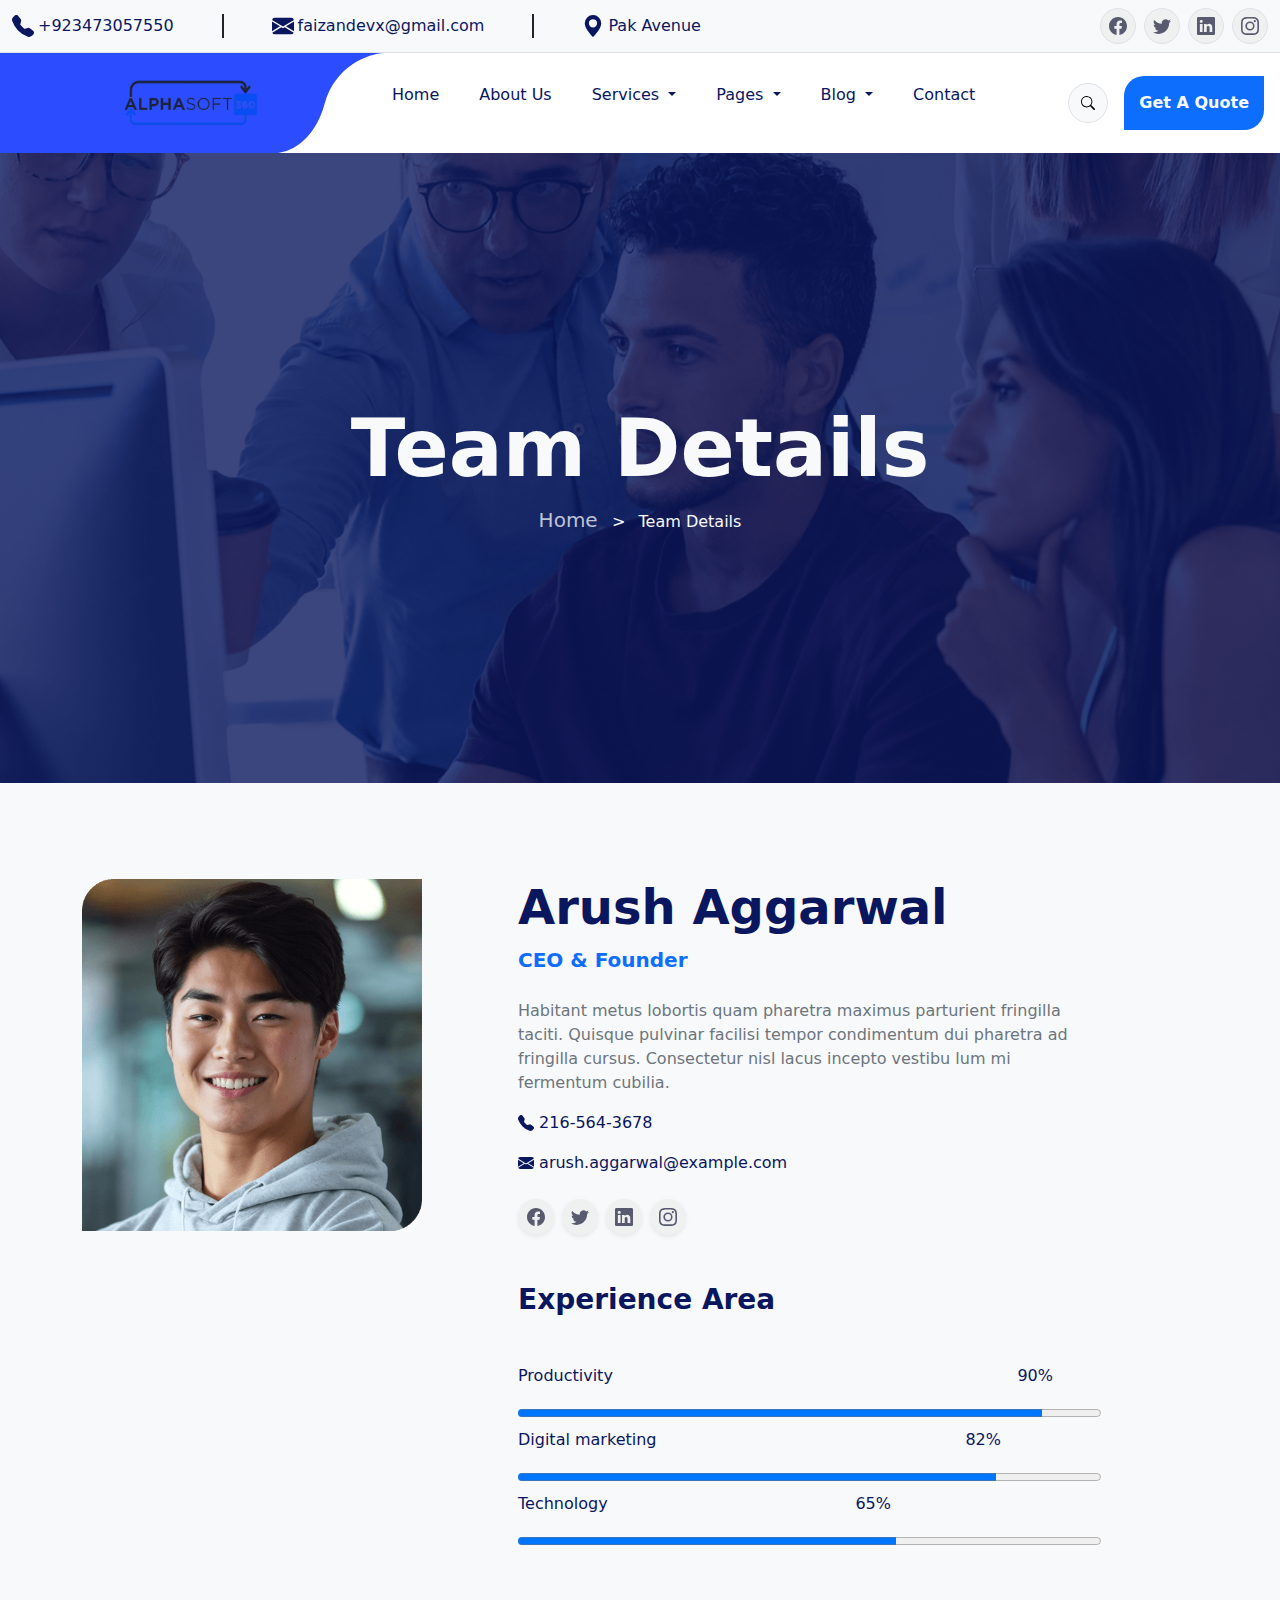
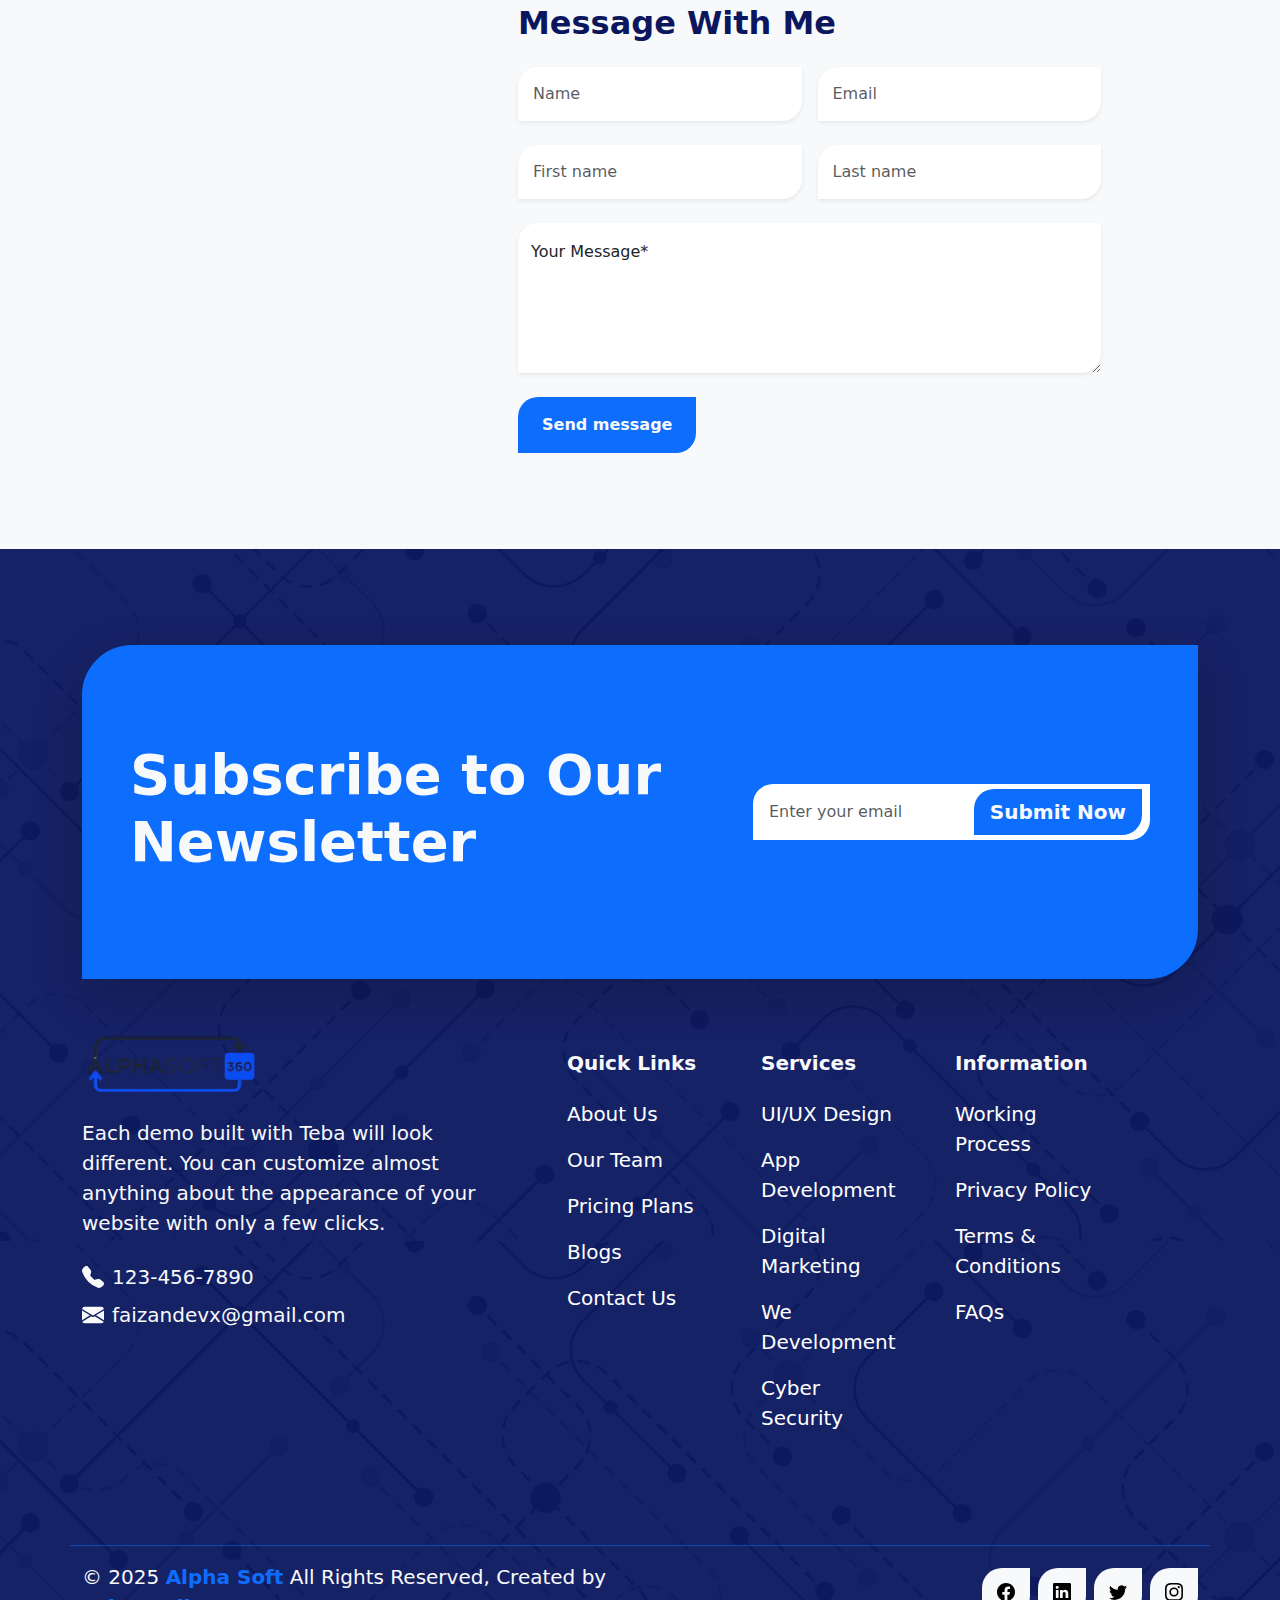
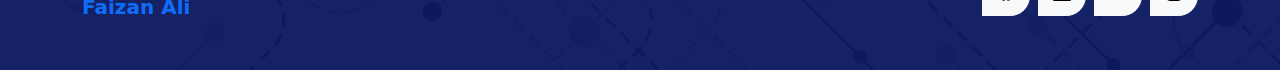
<file: Frontend/AlphaSoft360/team-details.html>
<!DOCTYPE html>
<html lang="en">

<head>
    <meta charset="UTF-8">
    <meta name="viewport" content="width=device-width, initial-scale=1.0">
    <link href="https://cdn.jsdelivr.net/npm/bootstrap@5.3.2/dist/css/bootstrap.min.css" rel="stylesheet">
    <link rel="stylesheet" href="style.css">
    <title>Team Details</title>
</head>

<body class="m-auto">

    <header>
        <!-- TOP NAVBAR (Contact + Social) -->
        <nav class="navbar navbar-expand-md navbar-light bg-light border-bottom py-2">
            <div class="container-fluid">
                <div class="d-flex d-md-none justify-content-center mb-2">
                    <a href="mailto:faizandevx@gmail.com" class="text-decoration-none fw-semibold"
                        style="color: #0a165e;">
                        faizandevx@gmail.com
                    </a>
                </div>
                <!-- Toggler for top navbar -->
                <button class="navbar-toggler" type="button" data-bs-toggle="collapse" data-bs-target="#topbarMenu"
                    aria-controls="topbarMenu" aria-expanded="false" aria-label="Toggle navigation">
                    <span class="navbar-toggler-icon"></span>
                </button>

                <!-- Left: Contact Info -->
                <div class="collapse navbar-collapse" id="topbarMenu">
                    <ul class="navbar-nav me-auto mb-2 mb-md-0">
                        <!-- Phone -->
                        <li class="nav-item d-flex align-items-center pe-5 border-end border-2 border-dark"
                            style="color: #0a165e;">
                            <svg xmlns="http://www.w3.org/2000/svg" width="22" height="22" fill="currentColor"
                                class="bi bi-telephone-fill me-1" viewBox="0 0 16 16">
                                <path fill-rule="evenodd"
                                    d="M1.885.511a1.745 1.745 0 0 1 2.61.163L6.29 2.98c.329.423.445.974.315 1.494l-.547 2.19a.68.68 0 0 0 .178.643l2.457 2.457a.68.68 0 0 0 .644.178l2.189-.547a1.75 1.75 0 0 1 1.494.315l2.306 1.794c.829.645.905 1.87.163 2.611l-1.034 1.034c-.74.74-1.846 1.065-2.877.702a18.6 18.6 0 0 1-7.01-4.42 18.6 18.6 0 0 1-4.42-7.009c-.362-1.03-.037-2.137.703-2.877z" />
                            </svg>
                            <a href="#" class="text-decoration-none bg-text-color"
                                style="color: #0a165e;">+923473057550</a>
                        </li>

                        <!-- Email -->
                        <li class="nav-item d-flex align-items-center px-5 border-end border-2 border-dark"
                            style="color: #0a165e;">
                            <svg xmlns="http://www.w3.org/2000/svg" width="22" height="22" fill="currentColor"
                                class="bi bi-envelope-fill me-1" viewBox="0 0 16 16">
                                <path
                                    d="M.05 3.555A2 2 0 0 1 2 2h12a2 2 0 0 1 1.95 1.555L8 8.414zM0 4.697v7.104l5.803-3.558zM6.761 8.83l-6.57 4.027A2 2 0 0 0 2 14h12a2 2 0 0 0 1.808-1.144l-6.57-4.027L8 9.586zm3.436-.586L16 11.801V4.697z" />
                            </svg>
                            <a href="mailto:faizandevx@gmail.com" class="text-decoration-none bg-text-color"
                                style="color: #0a165e;">
                                faizandevx@gmail.com
                            </a>
                        </li>

                        <!-- Address -->
                        <li class="nav-item d-flex align-items-center px-5" style="color: #0a165e;">
                            <svg xmlns="http://www.w3.org/2000/svg" width="22" height="22" fill="currentColor"
                                class="bi bi-geo-alt-fill me-1" viewBox="0 0 16 16">
                                <path
                                    d="M8 16s6-5.686 6-10A6 6 0 0 0 2 6c0 4.314 6 10 6 10m0-7a3 3 0 1 1 0-6 3 3 0 0 1 0 6" />
                            </svg>
                            <span class="">
                                <a href="#" class="text-decoration-none bg-text-color" style="color: #0a165e;">Pak
                                    Avenue</a></span>
                        </li>
                    </ul>
                </div>

                <!-- Right: Social Icons -->
                <ul class="navbar-nav flex-row gap-2">
                    <!-- Facebook -->
                    <li class="nav-item">
                        <a href="#"
                            class="text-color nav-link p-0 border rounded-circle d-flex align-items-center justify-content-center"
                            style="width:36px;height:36px;">
                            <svg xmlns="http://www.w3.org/2000/svg" width="18" height="18" fill="currentColor"
                                class="bi bi-facebook" viewBox="0 0 16 16">
                                <path d="M16 8.049c0-4.446-3.582-8.05-8-8.05C3.58 0-.002 
                                                    3.603-.002 8.05c0 4.017 2.926 7.347 
                                                    6.75 7.951v-5.625h-2.03V8.05H6.75V6.275c0-2.017 
                                                    1.195-3.131 3.022-3.131.876 0 1.791.157 
                                                    1.791.157v1.98h-1.009c-.993 0-1.303.621-1.303 
                                                    1.258v1.51h2.218l-.354 2.326H9.25V16c3.824-.604 
                                                    6.75-3.934 6.75-7.951" />
                            </svg>
                        </a>
                    </li>
                    <!-- Twitter -->
                    <li class="nav-item">
                        <a href="#"
                            class="text-color nav-link p-0 border rounded-circle d-flex align-items-center justify-content-center"
                            style="width:36px;height:36px;">
                            <svg xmlns="http://www.w3.org/2000/svg" width="18" height="18" fill="currentColor"
                                class="bi bi-twitter" viewBox="0 0 16 16">
                                <path d="M5.026 15c6.038 0 9.341-5.003 
                                                    9.341-9.334q.002-.211-.006-.422A6.7 6.7 0 
                                                    0 0 16 3.542a6.7 6.7 0 0 
                                                    1-1.889.518 3.3 3.3 0 0 
                                                    0 1.447-1.817 6.5 6.5 0 0 
                                                    1-2.087.793A3.286 3.286 0 0 
                                                    0 7.875 6.03a9.32 9.32 0 0 
                                                    1-6.767-3.429 3.29 3.29 0 0 
                                                    0 1.018 4.382A3.3 3.3 0 0 
                                                    1 .64 6.575v.045a3.29 3.29 0 0 
                                                    0 2.632 3.218 3.2 3.2 0 0 
                                                    1-.865.115 3 3 0 0 
                                                    1-.614-.057 3.28 3.28 0 0 
                                                    0 3.067 2.277A6.6 6.6 0 0 
                                                    1 .78 13.58a6 6 0 0 
                                                    1-.78-.045A9.34 9.34 0 0 0 5.026 15" />
                            </svg>
                        </a>
                    </li>
                    <!-- LinkedIn -->
                    <li class="nav-item">
                        <a href="#"
                            class="text-color nav-link p-0 border rounded-circle d-flex align-items-center justify-content-center"
                            style="width:36px;height:36px;">
                            <svg xmlns="http://www.w3.org/2000/svg" width="18" height="18" fill="currentColor"
                                class="bi bi-linkedin" viewBox="0 0 16 16">
                                <path d="M0 1.146C0 .513.526 0 1.175 0h13.65C15.474 
                                                    0 16 .513 16 1.146v13.708c0 .633-.526 
                                                    1.146-1.175 1.146H1.175C.526 16 0 
                                                    15.487 0 14.854zm4.943 
                                                    12.248V6.169H2.542v7.225zm-1.2-8.212c.837 
                                                    0 1.358-.554 1.358-1.248-.015-.709-.52-1.248-1.342-1.248S2.4 
                                                    3.226 2.4 3.934c0 .694.521 1.248 
                                                    1.327 1.248zm4.908 8.212V9.359c0-.216.016-.432.08-.586.173-.431.568-.878 
                                                    1.232-.878.869 0 1.216.662 1.216 
                                                    1.634v3.865h2.401V9.25c0-2.22-1.184-3.252-2.764-3.252-1.274 
                                                    0-1.845.7-2.165 1.193v.025h-.016l.016-.025V6.169h-2.4c.03.678 
                                                    0 7.225 0 7.225z" />
                            </svg>
                        </a>
                    </li>
                    <!-- Instagram -->
                    <li class="nav-item">
                        <a href="#"
                            class="text-color nav-link p-0 border rounded-circle d-flex align-items-center justify-content-center"
                            style="width:36px;height:36px;">
                            <svg xmlns="http://www.w3.org/2000/svg" width="18" height="18" fill="currentColor"
                                class="bi bi-instagram" viewBox="0 0 16 16">
                                <path d="M8 0C5.829 0 5.556.01 4.703.048 
                                                    3.85.088 3.269.222 2.76.42a3.9 3.9 
                                                    0 0 0-1.417.923A3.9 3.9 0 0 
                                                    0 .42 2.76C.222 3.268.087 3.85.048 
                                                    4.7.01 5.555 0 5.827 0 8.001c0 
                                                    2.172.01 2.444.048 3.297.04.852.174 
                                                    1.433.372 1.942.205.526.478.972.923 
                                                    1.417.444.445.89.719 1.416.923.51.198 
                                                    1.09.333 1.942.372C5.555 15.99 5.827 
                                                    16 8 16s2.444-.01 3.298-.048c.851-.04 
                                                    1.434-.174 1.943-.372a3.9 3.9 0 0 
                                                    0 1.416-.923c.445-.445.718-.891.923-1.417.197-.509.332-1.09.372-1.942C15.99 
                                                    10.445 16 10.173 16 8s-.01-2.445-.048-3.299c-.04-.851-.175-1.433-.372-1.941a3.9 
                                                    3.9 0 0 0-.923-1.417A3.9 3.9 0 0 
                                                    0 13.24.42c-.51-.198-1.092-.333-1.943-.372C10.443.01 
                                                    10.172 0 7.998 0zm-.717 1.442h.718c2.136 
                                                    0 2.389.007 3.232.046.78.035 1.204.166 
                                                    1.486.275.373.145.64.319.92.599s.453.546.598.92c.11.281.24.705.275 
                                                    1.485.039.843.047 1.096.047 3.231s-.008 
                                                    2.389-.047 3.232c-.035.78-.166 1.203-.275 
                                                    1.485a2.5 2.5 0 0 1-.599.919c-.28.28-.546.453-.92.598-.28.11-.704.24-1.485.276-.843.038-1.096.047-3.232.047s-2.39-.009-3.233-.047c-.78-.036-1.203-.166-1.485-.276a2.5 2.5 
                                                    0 0 1-.92-.598 2.5 2.5 0 0 1-.6-.92c-.109-.281-.24-.705-.275-1.485-.038-.843-.046-1.096-.046-3.233s.008-2.388.046-3.231c.036-.78.166-1.204.276-1.486.145-.373.319-.64.599-.92s.546-.453.92-.598c.282-.11.705-.24 
                                                    1.485-.276.738-.034 1.024-.044 2.515-.045zm4.988 
                                                    1.328a.96.96 0 1 0 0 1.92.96.96 
                                                    0 0 0 0-1.92m-4.27 1.122a4.109 
                                                    4.109 0 1 0 0 8.217 4.109 4.109 
                                                    0 0 0 0-8.217m0 1.441a2.667 2.667 
                                                    0 1 1 0 5.334 2.667 2.667 0 0 1 0-5.334" />
                            </svg>
                        </a>
                    </li>
                </ul>
            </div>
        </nav>

        <!-- MAIN NAVBAR -->
        <nav class="navbar navbar-expand-lg navbar-light bg-white p-0 pe-3">
            <div class="container-fluid p-0">
                <!-- Brand -->
                <div class="svg-wrapper position-relative">
                    <svg viewBox="0 0 384 100" xmlns="http://www.w3.org/2000/svg" preserveAspectRatio="xMidYMid meet">
                        <path
                            d="M324.5 51.2295C313.7 90.2459 287.333 100 275.5 100H0V0H384C368.667 0.819672 335.3 12.2131 324.5 51.2295Z"
                            fill="#2B4DFF" />
                    </svg>
                    <img src="alpha-removebg-preview.png" alt="Logo"
                        class="position-absolute top-50 start-50 translate-middle">
                </div>

                <!-- Toggler -->
                <button class="navbar-toggler" type="button" data-bs-toggle="collapse" data-bs-target="#mainMenu"
                    aria-controls="mainMenu" aria-expanded="false" aria-label="Toggle navigation">
                    <span class="navbar-toggler-icon"></span>
                </button>

                <!-- Links -->
                <div class="collapse navbar-collapse" id="mainMenu">
                    <ul class="navbar-nav me-auto mb-2 mb-lg-0 gap-4 fw-medium fs-6">
                        <li class="nav-item"><a class="nav-link" style="color: #0a165e;" href="index.html">Home</a></li>
                        <li class="nav-item"><a class="nav-link" style="color: #0a165e;" href="about.html">About Us</a>
                        </li>

                        <!-- Services Dropdown -->
                        <li class="nav-item dropdown">
                            <a class="nav-link dropdown-toggle" style="color: #0a165e;" href="#" id="servicesDropdown"
                                role="button" data-bs-toggle="dropdown" aria-expanded="false">
                                Services
                            </a>
                            <ul class="dropdown-menu custom-dropdown rounded-0 border-0 mt-3"
                                aria-labelledby="servicesDropdown" style="color: #0a165e;">
                                <li><a class="dropdown-item custom-item" href="./services.html">Service</a></li>
                                <li><a class="dropdown-item custom-item" href="./services-details.html">Service
                                        Details</a></li>
                            </ul>
                        </li>

                        <!-- Pages Dropdown -->
                        <li class="nav-item dropdown">
                            <a class="nav-link dropdown-toggle" style="color: #0a165e;" href="#" id="pagesDropdown"
                                role="button" data-bs-toggle="dropdown" aria-expanded="false">
                                Pages
                            </a>
                            <ul class="dropdown-menu dropdown-menu custom-dropdown rounded-0 border-0 mt-3"
                                aria-labelledby="pagesDropdown" style="color: #0a165e;">
                                <li><a class="dropdown-item custom-item" href="./team.html">Team</a></li>
                                <li><a class="dropdown-item custom-item" href="./team-details.html">Team Details</a>
                                </li>
                                <li><a class="dropdown-item custom-item" href="./pricing.html">Price</a></li>
                                 <li><a class="dropdown-item custom-item" href="./project.html">Project</a></li>
                                <li><a class="dropdown-item custom-item" href="./project-details.html">Project Details</a></li>
                                <li><a class="dropdown-item custom-item" href="./faq’s.html">FAQ</a></li>

                            </ul>
                        </li>

                        <!-- Blog Dropdown -->
                        <li class="nav-item dropdown">
                            <a class="nav-link dropdown-toggle" style="color: #0a165e;" href="#" id="blogDropdown"
                                role="button" data-bs-toggle="dropdown" aria-expanded="false">
                                Blog
                            </a>
                            <ul class="dropdown-menu dropdown-menu custom-dropdown rounded-0 border-0 mt-3"
                                aria-labelledby="blogDropdown" style="color: #0a165e;">
                                <li><a class="dropdown-item custom-item" href="#">Blog Grid</a></li>
                                <li><a class="dropdown-item custom-item" href="#">Blog List</a></li>
                                <li><a class="dropdown-item custom-item" href="#">Blog Details</a></li>
                                <li><a class="dropdown-item custom-item" href="#">Project</a></li>
                            </ul>
                        </li>

                        <li class="nav-item"><a class="nav-link" style="color: #0a165e;"
                                href="./contact.html">Contact</a></li>
                    </ul>

                    <!-- Right Side Buttons -->
                    <div class="d-flex align-items-center">
                        <!-- Search -->
                        <a href="#"
                            class="btn btn-light border rounded-circle d-flex align-items-center justify-content-center me-3"
                            style="width:40px;height:40px;">
                            <svg xmlns="http://www.w3.org/2000/svg" width="16" height="16" fill="currentColor"
                                class="bi bi-search" viewBox="0 0 16 16">
                                <path d="M11.742 10.344a6.5 6.5 0 1 0-1.397 1.398h-.001
                                            q.044.06.098.115l3.85 3.85a1 1 0 0 0
                                            1.415-1.414l-3.85-3.85a1 1 0 0
                                            0-.115-.1zM12 6.5a5.5 5.5 0 1
                                            1-11 0 5.5 5.5 0 0 1 11 0" />
                            </svg>
                        </a>
                        <!-- CTA -->
                        <button class="Button fw-semibold fs-6 bg-primary text-light border-0 hover-center-slide">
                            <span>Get A Quote</span>
                        </button>
                    </div>
                </div>
            </div>
        </nav>

    </header>

    <main>
        
        <section>
            <div class="w-100 position-relative text-light d-flex align-items-center justify-content-center"
                style="background-image: url('./aboutbgimage.png'); background-size: cover; background-position: center; height: 70vh;">

                <!-- Overlay -->
                <div class="position-absolute top-0 start-0 w-100 h-100"
                    style="background-color: #0a165e; opacity: 0.8;">
                </div>

                <!-- Content -->
                <div class="position-relative text-center px-3">
                    <h1 class="fw-bold display-1">Team Details</h1>
                    <a href="index.html" class="text-decoration-none lead text-light text-opacity-75">Home </a>
                    <span class="mx-2"> ></span>
                    <span> Team Details</span>
                </div>
            </div>
        </section>

        <section>
            <div class="bg-light py-5">
                <div class="container py-5">
                    <div class="row g-5">
                        <div class="col-12 col-lg-4">
                            <img src="./image copy 9.png" class="w-100 h-auto d-block" alt="">
                        </div>

                        <div class="col-12 col-lg-7">
                            <div class="ms-5">
                                <div>
                                    <h1 class="h1 fw-bold display-5" style="color: #0a165e;">Arush Aggarwal</h1>
                                    <span class="text-primary lead fw-semibold mt-2">CEO & Founder</span>
                                    <p class="fs-6 text-secondary fw-normal opacity-100 mt-4">Habitant metus lobortis
                                        quam pharetra
                                        maximus parturient fringilla taciti. Quisque pulvinar facilisi tempor
                                        condimentum dui pharetra ad fringilla cursus. Consectetur nisl lacus incepto
                                        vestibu lum mi fermentum cubilia.</p>

                                    <div class="d-flex flex-column gap-3">
                                        <a href="#" class="text-decoration-none" style="color: #0a165e;">
                                            <svg xmlns="http://www.w3.org/2000/svg" width="16" height="16"
                                                fill="currentColor" class="bi bi-telephone-fill" viewBox="0 0 16 16">
                                                <path fill-rule="evenodd"
                                                    d="M1.885.511a1.745 1.745 0 0 1 2.61.163L6.29 2.98c.329.423.445.974.315 1.494l-.547 2.19a.68.68 0 0 0 .178.643l2.457 2.457a.68.68 0 0 0 .644.178l2.189-.547a1.75 1.75 0 0 1 1.494.315l2.306 1.794c.829.645.905 1.87.163 2.611l-1.034 1.034c-.74.74-1.846 1.065-2.877.702a18.6 18.6 0 0 1-7.01-4.42 18.6 18.6 0 0 1-4.42-7.009c-.362-1.03-.037-2.137.703-2.877z" />
                                            </svg>
                                            <span class="fw-normal" style="color: #0a165e;">216-564-3678</span>
                                        </a>

                                        <a href="#" class="text-decoration-none" style="color: #0a165e;">
                                            <svg xmlns="http://www.w3.org/2000/svg" width="16" height="16"
                                                fill="currentColor" class="bi bi-envelope-fill" viewBox="0 0 16 16">
                                                <path
                                                    d="M.05 3.555A2 2 0 0 1 2 2h12a2 2 0 0 1 1.95 1.555L8 8.414zM0 4.697v7.104l5.803-3.558zM6.761 8.83l-6.57 4.027A2 2 0 0 0 2 14h12a2 2 0 0 0 1.808-1.144l-6.57-4.027L8 9.586zm3.436-.586L16 11.801V4.697z" />
                                            </svg>
                                            <span class="fw-normal"
                                                style="color: #0a165e;">arush.aggarwal@example.com</span>
                                        </a>
                                    </div>

                                    <div class="mt-4">
                                        <ul class="navbar-nav flex-row gap-2">
                                            <!-- Facebook -->
                                            <li class="nav-item">
                                                <a href="#"
                                                    class="text-color nav-link p-0 border-0 shadow-sm rounded-circle d-flex align-items-center justify-content-center"
                                                    style="width:36px;height:36px;">
                                                    <svg xmlns="http://www.w3.org/2000/svg" width="18" height="18"
                                                        fill="currentColor" class="bi bi-facebook" viewBox="0 0 16 16">
                                                        <path d="M16 8.049c0-4.446-3.582-8.05-8-8.05C3.58 0-.002 
                                                    3.603-.002 8.05c0 4.017 2.926 7.347 
                                                    6.75 7.951v-5.625h-2.03V8.05H6.75V6.275c0-2.017 
                                                    1.195-3.131 3.022-3.131.876 0 1.791.157 
                                                    1.791.157v1.98h-1.009c-.993 0-1.303.621-1.303 
                                                    1.258v1.51h2.218l-.354 2.326H9.25V16c3.824-.604 
                                                    6.75-3.934 6.75-7.951" />
                                                    </svg>
                                                </a>
                                            </li>
                                            <!-- Twitter -->
                                            <li class="nav-item">
                                                <a href="#"
                                                    class="text-color nav-link p-0 border-0 shadow-sm rounded-circle d-flex align-items-center justify-content-center"
                                                    style="width:36px;height:36px;">
                                                    <svg xmlns="http://www.w3.org/2000/svg" width="18" height="18"
                                                        fill="currentColor" class="bi bi-twitter" viewBox="0 0 16 16">
                                                        <path d="M5.026 15c6.038 0 9.341-5.003 
                                                    9.341-9.334q.002-.211-.006-.422A6.7 6.7 0 
                                                    0 0 16 3.542a6.7 6.7 0 0 
                                                    1-1.889.518 3.3 3.3 0 0 
                                                    0 1.447-1.817 6.5 6.5 0 0 
                                                    1-2.087.793A3.286 3.286 0 0 
                                                    0 7.875 6.03a9.32 9.32 0 0 
                                                    1-6.767-3.429 3.29 3.29 0 0 
                                                    0 1.018 4.382A3.3 3.3 0 0 
                                                    1 .64 6.575v.045a3.29 3.29 0 0 
                                                    0 2.632 3.218 3.2 3.2 0 0 
                                                    1-.865.115 3 3 0 0 
                                                    1-.614-.057 3.28 3.28 0 0 
                                                    0 3.067 2.277A6.6 6.6 0 0 
                                                    1 .78 13.58a6 6 0 0 
                                                    1-.78-.045A9.34 9.34 0 0 0 5.026 15" />
                                                    </svg>
                                                </a>
                                            </li>
                                            <!-- LinkedIn -->
                                            <li class="nav-item">
                                                <a href="#"
                                                    class="text-color nav-link p-0 border-0 shadow-sm rounded-circle d-flex align-items-center justify-content-center"
                                                    style="width:36px;height:36px;">
                                                    <svg xmlns="http://www.w3.org/2000/svg" width="18" height="18"
                                                        fill="currentColor" class="bi bi-linkedin" viewBox="0 0 16 16">
                                                        <path d="M0 1.146C0 .513.526 0 1.175 0h13.65C15.474 
                                                    0 16 .513 16 1.146v13.708c0 .633-.526 
                                                    1.146-1.175 1.146H1.175C.526 16 0 
                                                    15.487 0 14.854zm4.943 
                                                    12.248V6.169H2.542v7.225zm-1.2-8.212c.837 
                                                    0 1.358-.554 1.358-1.248-.015-.709-.52-1.248-1.342-1.248S2.4 
                                                    3.226 2.4 3.934c0 .694.521 1.248 
                                                    1.327 1.248zm4.908 8.212V9.359c0-.216.016-.432.08-.586.173-.431.568-.878 
                                                    1.232-.878.869 0 1.216.662 1.216 
                                                    1.634v3.865h2.401V9.25c0-2.22-1.184-3.252-2.764-3.252-1.274 
                                                    0-1.845.7-2.165 1.193v.025h-.016l.016-.025V6.169h-2.4c.03.678 
                                                    0 7.225 0 7.225z" />
                                                    </svg>
                                                </a>
                                            </li>
                                            <!-- Instagram -->
                                            <li class="nav-item">
                                                <a href="#"
                                                    class="text-color nav-link p-0 border-0 shadow-sm rounded-circle d-flex align-items-center justify-content-center"
                                                    style="width:36px;height:36px;">
                                                    <svg xmlns="http://www.w3.org/2000/svg" width="18" height="18"
                                                        fill="currentColor" class="bi bi-instagram" viewBox="0 0 16 16">
                                                        <path d="M8 0C5.829 0 5.556.01 4.703.048 
                                                    3.85.088 3.269.222 2.76.42a3.9 3.9 
                                                    0 0 0-1.417.923A3.9 3.9 0 0 
                                                    0 .42 2.76C.222 3.268.087 3.85.048 
                                                    4.7.01 5.555 0 5.827 0 8.001c0 
                                                    2.172.01 2.444.048 3.297.04.852.174 
                                                    1.433.372 1.942.205.526.478.972.923 
                                                    1.417.444.445.89.719 1.416.923.51.198 
                                                    1.09.333 1.942.372C5.555 15.99 5.827 
                                                    16 8 16s2.444-.01 3.298-.048c.851-.04 
                                                    1.434-.174 1.943-.372a3.9 3.9 0 0 
                                                    0 1.416-.923c.445-.445.718-.891.923-1.417.197-.509.332-1.09.372-1.942C15.99 
                                                    10.445 16 10.173 16 8s-.01-2.445-.048-3.299c-.04-.851-.175-1.433-.372-1.941a3.9 
                                                    3.9 0 0 0-.923-1.417A3.9 3.9 0 0 
                                                    0 13.24.42c-.51-.198-1.092-.333-1.943-.372C10.443.01 
                                                    10.172 0 7.998 0zm-.717 1.442h.718c2.136 
                                                    0 2.389.007 3.232.046.78.035 1.204.166 
                                                    1.486.275.373.145.64.319.92.599s.453.546.598.92c.11.281.24.705.275 
                                                    1.485.039.843.047 1.096.047 3.231s-.008 
                                                    2.389-.047 3.232c-.035.78-.166 1.203-.275 
                                                    1.485a2.5 2.5 0 0 1-.599.919c-.28.28-.546.453-.92.598-.28.11-.704.24-1.485.276-.843.038-1.096.047-3.232.047s-2.39-.009-3.233-.047c-.78-.036-1.203-.166-1.485-.276a2.5 2.5 
                                                    0 0 1-.92-.598 2.5 2.5 0 0 1-.6-.92c-.109-.281-.24-.705-.275-1.485-.038-.843-.046-1.096-.046-3.233s.008-2.388.046-3.231c.036-.78.166-1.204.276-1.486.145-.373.319-.64.599-.92s.546-.453.92-.598c.282-.11.705-.24 
                                                    1.485-.276.738-.034 1.024-.044 2.515-.045zm4.988 
                                                    1.328a.96.96 0 1 0 0 1.92.96.96 
                                                    0 0 0 0-1.92m-4.27 1.122a4.109 
                                                    4.109 0 1 0 0 8.217 4.109 4.109 
                                                    0 0 0 0-8.217m0 1.441a2.667 2.667 
                                                    0 1 1 0 5.334 2.667 2.667 0 0 1 0-5.334" />
                                                    </svg>
                                                </a>
                                            </li>
                                        </ul>
                                    </div>

                                    <div class="mt-5">
                                        <h3 class="h3 fw-semibold mb-5" style="color: #0a165e;">Experience Area</h3>
                                        <div class="d-flex justify-content-between mb-3">
                                            <span class="fw-medium" style="color: #0a165e;">Productivity</span>
                                            <span class="fw-medium me-5" style="color: #0a165e;">90%</span>
                                        </div>
                                        <progress id="file" value="90" max="100" style="width: 100%;" class="p-2"> 90%
                                        </progress>

                                        <div class="d-flex justify-content-between mb-3">
                                            <span class="fw-medium" style="color: #0a165e;">Digital marketing</span>
                                            <span class="fw-medium" style="color: #0a165e; margin-right: 100px;">82%</span>
                                        </div>
                                        <progress id="file" value="82" max="100" style="width: 100%;" class="p-2"> 82%
                                        </progress>

                                        <div class="d-flex justify-content-between mb-3">
                                            <span class="fw-medium" style="color: #0a165e;">Technology</span>
                                            <span class="fw-medium" style="color: #0a165e; margin-right: 210px;">65%</span>
                                        </div>
                                        <progress id="file" value="65" max="100" style="width: 100%;" class="p-2"> 65%
                                        </progress>

                                    </div>

                                    <div class="mt-5">
                                        <h2 class="h2 fw-bold " style="color: #0a165e;">Message With Me</h2>
                                        <div class="d-flex mt-4">
                                            <input type="text" class="form-control Button shadow-sm me-2 opacity-100"
                                                placeholder="Name" aria-label="Name:">

                                            <input type="text" class="form-control Button shadow-sm ms-2"
                                                placeholder="Email" aria-label="Email">
                                        </div>

                                        <div class="d-flex mt-4">
                                            <input type="text" class="form-control Button shadow-sm me-2"
                                                placeholder="First name" aria-label="First name">

                                            <input type="text" class="form-control Button shadow-sm ms-2"
                                                placeholder="Last name" aria-label="Last name">
                                        </div>

                                        <!-- Message -->
                                        <div class="form-floating mt-4">
                                            <textarea class="form-control Button shadow-sm"
                                                placeholder="Leave a comment here" id="floatingTextarea"
                                                style="height: 150px"></textarea>
                                            <label for="floatingTextarea">Your Message*</label>
                                        </div>
                                        <div class="mt-4">
                                            <button
                                                class="Button lead fs-6 fw-semibold bg-primary text-light py-3 px-4 border-0 hover-center-slide">
                                                <span>Send message</span>
                                            </button>
                                        </div>
                                    </div>

                                </div>
                            </div>
                        </div>
                    </div>
                </div>
            </div>
        </section>

    </main>

    <footer class="footer">

        <div class="p-5" style="background-color: #0a165e; background-image: url(./image\ copy\ 17.png);">
            <div class="container py-5 border-primary border-opacity-50 border-bottom">
                <!-- Newsletter Section -->
                <div class="p-5 bg-primary text-light custom-button shadow-lg">
                    <div class="row py-5 g-5 align-items-center">
                        <!-- Heading -->
                        <div class="col-12 col-lg-7">
                            <h1 class="fw-bold display-4">Subscribe to Our Newsletter</h1>
                        </div>

                        <!-- Input + Button -->
                        <div class="col-12 col-lg-5">
                            <div class="position-relative w-100">
                                <input type="email" class="form-control p-3 pe-5 lead Button"
                                    placeholder="Enter your email" aria-label="Email">
                                <button
                                    class="Button lead fs-5 fw-semibold bg-primary text-light py-2 px-3 border-0 hover-center-slide position-absolute top-50 end-0 translate-middle-y me-2">
                                    <span>Submit Now</span>
                                </button>
                                <!-- <button
                                class="btn btn-primary Button fw-medium p-2 position-absolute top-50 end-0 translate-middle-y me-2"
                                    type="button">
                                    Submit Now
                                </button> -->
                            </div>
                        </div>
                    </div>
                </div>

                <div class="row g-5 py-5">
                    <!-- Logo + Contact -->
                    <div class="col-12 col-md-6 col-lg-5 text-light mb-5">
                        <div class="mb-3">
                            <a href="#" class="text-decoration-none">
                                <img src="./alpha-removebg-preview.png" class="img-fluid" alt="Logo"
                                    style="max-width: 180px;">
                            </a>
                        </div>
                        <p class="lead fw-normal">
                            Each demo built with Teba will look different. You can customize almost
                            anything about the appearance of your website with only a few clicks.
                        </p>
                        <div class="d-flex flex-column">
                            <a href="#"
                                class="d-inline-flex align-items-center text-decoration-none text-light mt-2 fw-normal lead">
                                <svg xmlns="http://www.w3.org/2000/svg" width="22" height="22" fill="currentColor"
                                    class="bi bi-telephone-fill me-2" viewBox="0 0 16 16">
                                    <path fill-rule="evenodd"
                                        d="M1.885.511a1.745 1.745 0 0 1 2.61.163L6.29 2.98c.329.423.445.974.315 1.494l-.547 2.19a.68.68 0 0 0 .178.643l2.457 2.457a.68.68 0 0 0 .644.178l2.189-.547a1.75 1.75 0 0 1 1.494.315l2.306 1.794c.829.645.905 1.87.163 2.611l-1.034 1.034c-.74.74-1.846 1.065-2.877.702a18.6 18.6 0 0 1-7.01-4.42 18.6 18.6 0 0 1-4.42-7.009c-.362-1.03-.037-2.137.703-2.877z" />
                                </svg>
                                <span>123-456-7890</span>
                            </a>

                            <a href="#"
                                class="d-inline-flex align-items-center text-decoration-none text-light mt-2 fw-normal lead">
                                <svg xmlns="http://www.w3.org/2000/svg" width="22" height="22" fill="currentColor"
                                    class="bi bi-envelope-fill me-2" viewBox="0 0 16 16">
                                    <path
                                        d="M.05 3.555A2 2 0 0 1 2 2h12a2 2 0 0 1 1.95 1.555L8 8.414zM0 4.697v7.104l5.803-3.558zM6.761 8.83l-6.57 4.027A2 2 0 0 0 2 14h12a2 2 0 0 0 1.808-1.144l-6.57-4.027L8 9.586zm3.436-.586L16 11.801V4.697z" />
                                </svg>
                                <span>faizandevx@gmail.com</span>
                            </a>
                        </div>
                    </div>

                    <!-- Quick Links -->
                    <div class="col-12 col-md-6 col-lg-2 pt-4">
                        <h5 class="fw-bolder mb-4 text-light">Quick Links</h5>
                        <ul class="list-unstyled">
                            <li class="mb-3"><a href="#" class="text-decoration-none lead color fw-normal">About
                                    Us</a>
                            </li>
                            <li class="mb-3"><a href="#" class="text-decoration-none lead color fw-normal">Our
                                    Team</a>
                            </li>
                            <li class="mb-3"><a href="#" class="text-decoration-none lead color fw-normal">Pricing
                                    Plans</a>
                            </li>
                            <li class="mb-3"><a href="#" class="text-decoration-none lead color fw-normal">Blogs</a>
                            </li>
                            <li class="mb-3"><a href="#" class="text-decoration-none lead color fw-normal">Contact
                                    Us</a>
                            </li>
                        </ul>
                    </div>

                    <!-- Services -->
                    <div class="col-12 col-md-6 col-lg-2 pt-4">
                        <h5 class="fw-bolder mb-4 text-light">Services</h5>
                        <ul class="list-unstyled">
                            <li class="mb-3"><a href="#" class="text-decoration-none lead color fw-normal">UI/UX
                                    Design</a>
                            </li>
                            <li class="mb-3"><a href="#" class="text-decoration-none lead color fw-normal">App
                                    Development</a>
                            </li>
                            <li class="mb-3"><a href="#" class="text-decoration-none lead color fw-normal">Digital
                                    Marketing</a>
                            </li>
                            <li class="mb-3"><a href="#" class="text-decoration-none lead color fw-normal">We
                                    Development</a>
                            </li>
                            <li class="mb-3"><a href="#" class="text-decoration-none lead color fw-normal">Cyber
                                    Security</a>
                            </li>
                        </ul>
                    </div>

                    <!-- Information -->
                    <div class="col-12 col-md-6 col-lg-2 pt-4">
                        <h5 class="fw-bolder mb-4 text-light">Information</h5>
                        <ul class="list-unstyled">
                            <li class="mb-3"><a href="#" class="text-decoration-none lead color fw-normal">Working
                                    Process</a>
                            </li>
                            <li class="mb-3"><a href="#" class="text-decoration-none lead color fw-normal">Privacy
                                    Policy</a>
                            </li>
                            <li class="mb-3"><a href="#" class="text-decoration-none lead color fw-normal">Terms &
                                    Conditions</a>
                            </li>
                            <li class="mb-3"><a href="#" class="text-decoration-none lead color fw-normal">FAQs</a>
                            </li>
                        </ul>
                    </div>
                </div>
            </div>

            <!-- Footer Section -->
            <section>
                <div class="container text-light pt-3">
                    <div class="row align-items-center">

                        <!-- Left Side -->
                        <div class="col-12 col-md-6 text-center text-md-start mb-3 mb-md-0">
                            <span class="lead fw-normal">
                                © 2025
                                <a href="#" class="text-decoration-none fw-semibold">Alpha Soft</a>
                                All Rights Reserved, Created by
                                <a href="#" class="text-decoration-none fw-semibold">Faizan Ali</a>
                            </span>
                        </div>

                        <!-- Right Side -->
                        <div class="col-12 col-md-6 text-center text-md-end">
                            <div class="d-flex justify-content-center justify-content-md-end gap-2">

                                <!-- Facebook -->
                                <a href="#"
                                    class="arrow-btn btn btn-light Button align-items-center justify-content-center">
                                    <svg xmlns="http://www.w3.org/2000/svg" width="18" height="18"
                                        class="bi bi-facebook" viewBox="0 0 16 16">
                                        <path d="M16 8.049c0-4.446-3.582-8.05-8-8.05C3.58 0-.002 
                                                3.603-.002 8.05c0 4.017 2.926 7.347 
                                                6.75 7.951v-5.625h-2.03V8.05H6.75V6.275c0-2.017 
                                                1.195-3.131 3.022-3.131.876 0 1.791.157 
                                                1.791.157v1.98h-1.009c-.993 0-1.303.621-1.303 
                                                1.258v1.51h2.218l-.354 2.326H9.25V16c3.824-.604 
                                                6.75-3.934 6.75-7.951" />
                                    </svg>
                                </a>

                                <!-- LinkedIn -->
                                <a href="#" class="bg-light arrow-btn Button align-items-center justify-content-center"
                                    style="color: #0a165e;">
                                    <svg xmlns="http://www.w3.org/2000/svg" width="18" height="18"
                                        class="bi bi-linkedin" viewBox="0 0 16 16">
                                        <path d="M0 1.146C0 .513.526 0 1.175 
                                                0h13.65C15.474 0 16 .513 16 
                                                1.146v13.708c0 .633-.526 1.146-1.175 
                                                1.146H1.175C.526 16 0 15.487 0 
                                                14.854zm4.943 12.248V6.169H2.542v7.225zm-1.2-8.212c.837 
                                                0 1.358-.554 1.358-1.248-.015-.709-.52-1.248-1.342-1.248S2.4 
                                                3.226 2.4 3.934c0 .694.521 1.248 1.327 
                                                1.248zm4.908 8.212V9.359c0-.216.016-.432.08-.586.173-.431.568-.878 
                                                1.232-.878.869 0 1.216.662 1.216 
                                                1.634v3.865h2.401V9.25c0-2.22-1.184-3.252-2.764-3.252-1.274 
                                                0-1.845.7-2.165 1.193v.025h-.016l.016-.025V6.169h-2.4c.03.678 
                                                0 7.225 0 7.225z" />
                                    </svg>
                                </a>

                                <!-- Twitter -->
                                <a href="#" class="bg-light arrow-btn Button align-items-center justify-content-center"
                                    style="color: #0a165e;">
                                    <svg xmlns="http://www.w3.org/2000/svg" width="18" height="18" class="bi bi-twitter"
                                        viewBox="0 0 16 16">
                                        <path d="M5.026 15c6.038 0 9.341-5.003 
                                                9.341-9.334q.002-.211-.006-.422A6.7 6.7 0 0 
                                                0 16 3.542a6.7 6.7 0 0 1-1.889.518 3.3 3.3 
                                                0 0 0 1.447-1.817 6.5 6.5 0 0 
                                                1-2.087.793A3.286 3.286 0 0 0 7.875 
                                                6.03a9.32 9.32 0 0 1-6.767-3.429 3.29 3.29 
                                                0 0 0 1.018 4.382A3.3 3.3 0 0 1 .64 
                                                6.575v.045a3.29 3.29 0 0 0 2.632 
                                                3.218 3.2 3.2 0 0 1-.865.115 3 3 0 0 
                                                1-.614-.057 3.28 3.28 0 0 0 3.067 
                                                2.277A6.6 6.6 0 0 1 .78 13.58a6 6 0 0 
                                                1-.78-.045A9.34 9.34 0 0 0 5.026 15" />
                                    </svg>
                                </a>

                                <!-- Instagram -->
                                <a href="#" class="bg-light arrow-btn Button align-items-center justify-content-center"
                                    style="color: #0a165e;">
                                    <svg xmlns="http://www.w3.org/2000/svg" width="18" height="18"
                                        class="bi bi-instagram" viewBox="0 0 16 16">
                                        <path d="M8 0C5.829 0 5.556.01 
                                                4.703.048 3.85.088 3.269.222 
                                                2.76.42a3.9 3.9 0 0 0-1.417.923A3.9 
                                                3.9 0 0 0 .42 2.76C.222 
                                                3.268.087 3.85.048 4.7.01 5.555 
                                                0 5.827 0 8.001c0 2.172.01 2.444.048 
                                                3.297.04.852.174 1.433.372 
                                                1.942.205.526.478.972.923 
                                                1.417.444.445.89.719 
                                                1.416.923.51.198 1.09.333 
                                                1.942.372C5.555 15.99 5.827 16 
                                                8 16s2.444-.01 3.298-.048c.851-.04 
                                                1.434-.174 1.943-.372a3.9 3.9 0 0 
                                                0 1.416-.923c.445-.445.718-.891.923-1.417.197-.509.332-1.09.372-1.942C15.99 
                                                10.445 16 10.173 16 8s-.01-2.445-.048-3.299c-.04-.851-.175-1.433-.372-1.941a3.9 
                                                3.9 0 0 0-.923-1.417A3.9 3.9 0 0 
                                                0 13.24.42c-.51-.198-1.092-.333-1.943-.372C10.443.01 
                                                10.172 0 7.998 0zm-.717 
                                                1.442h.718c2.136 0 2.389.007 
                                                3.232.046.78.035 1.204.166 
                                                1.486.275.373.145.64.319.92.599s.453.546.598.92c.11.281.24.705.275 
                                                1.485.039.843.047 1.096.047 
                                                3.231s-.008 2.389-.047 
                                                3.232c-.035.78-.166 1.203-.275 
                                                1.485a2.5 2.5 0 0 1-.599.919c-.28.28-.546.453-.92.598-.28.11-.704.24-1.485.276-.843.038-1.096.047-3.232.047s-2.39-.009-3.233-.047c-.78-.036-1.203-.166-1.485-.276a2.5 2.5 0 0 1-.92-.598 2.5 2.5 0 0 1-.6-.92c-.109-.281-.24-.705-.275-1.485-.038-.843-.046-1.096-.046-3.233s.008-2.388.046-3.231c.036-.78.166-1.204.276-1.486.145-.373.319-.64.599-.92s.546-.453.92-.598c.282-.11.705-.24 1.485-.276.738-.034 1.024-.044 
                                                2.515-.045zm4.988 1.328a.96.96 0 1 
                                                0 0 1.92.96.96 0 0 0 0-1.92m-4.27 
                                                1.122a4.109 4.109 0 1 0 0 8.217 4.109 
                                                4.109 0 0 0 0-8.217m0 
                                                1.441a2.667 2.667 0 1 1 0 5.334 
                                                2.667 2.667 0 0 1 0-5.334" />
                                    </svg>
                                </a>

                            </div>
                        </div>
                    </div>
                </div>
            </section>

        </div>

    </footer>



    <script src="https://cdn.jsdelivr.net/npm/bootstrap@5.3.2/dist/js/bootstrap.bundle.min.js"></script>
    <script src="./script.js"></script>

</body>

</html>
</file>
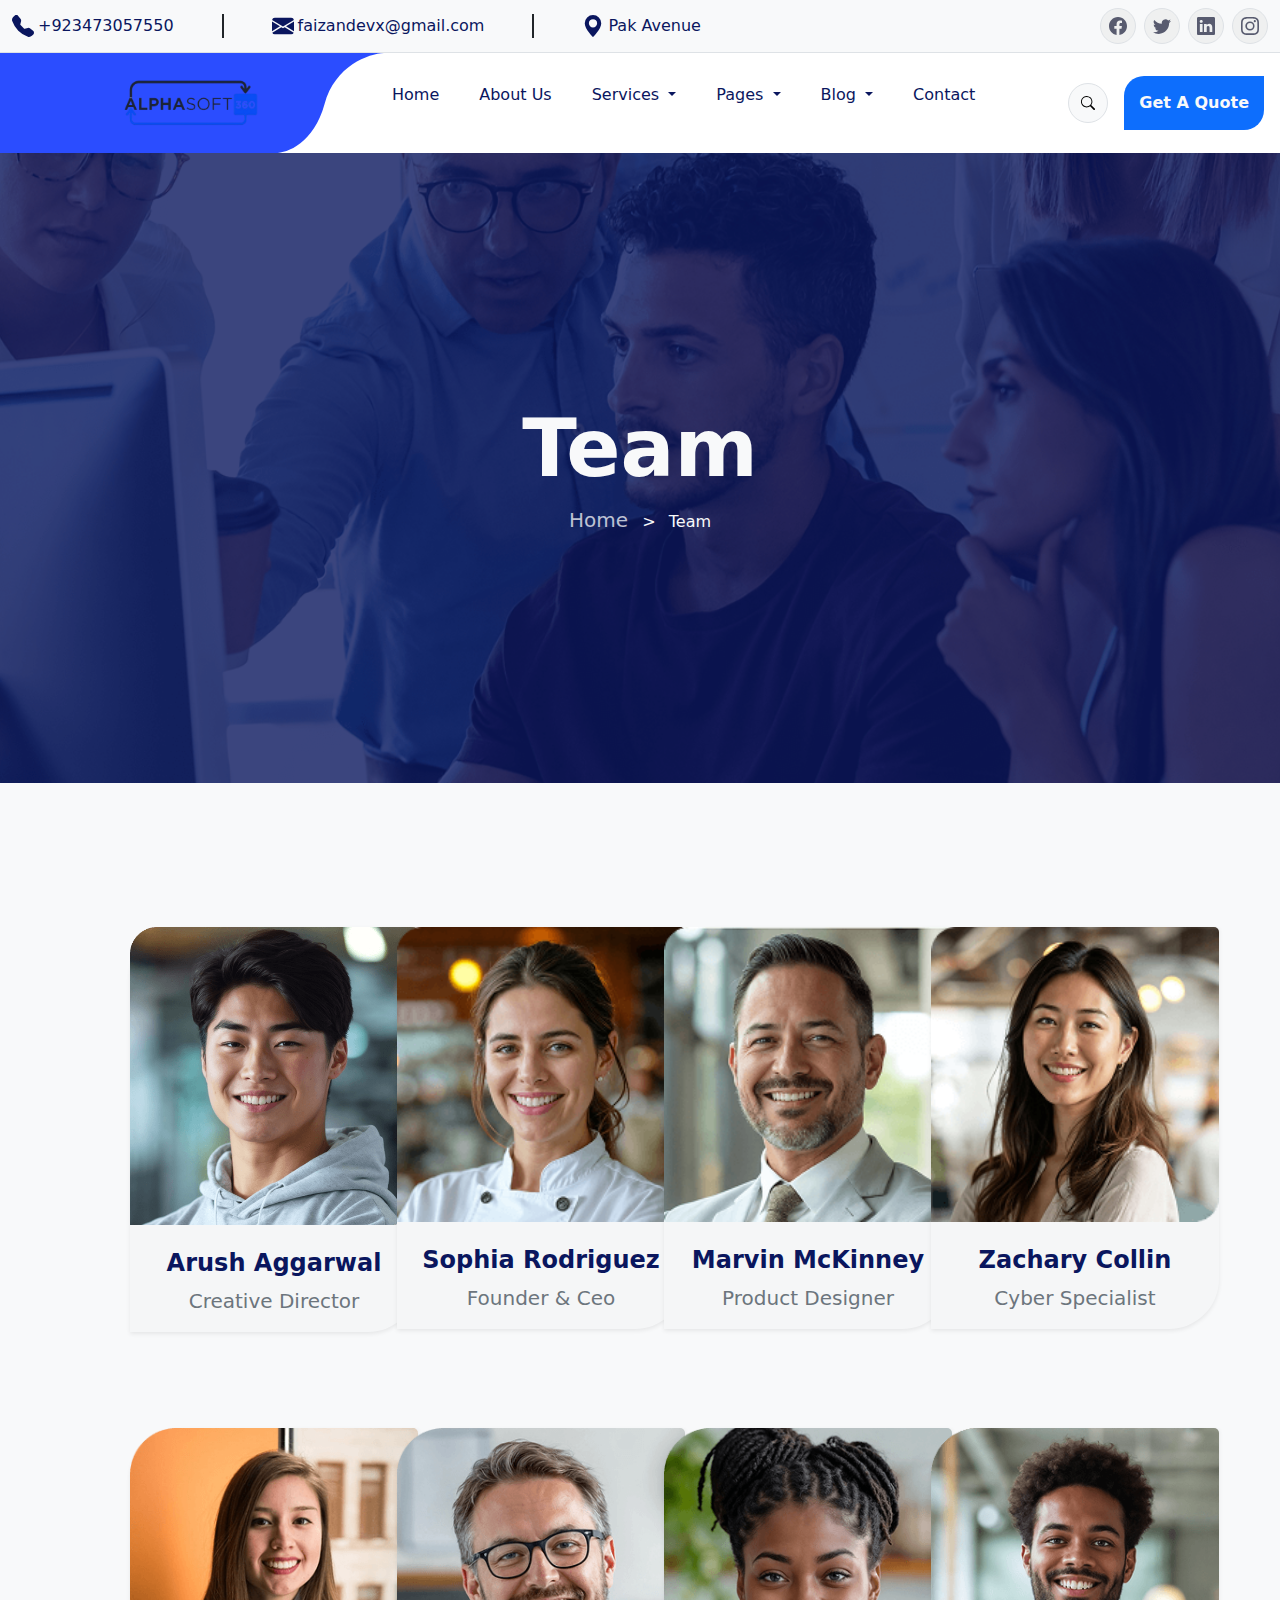
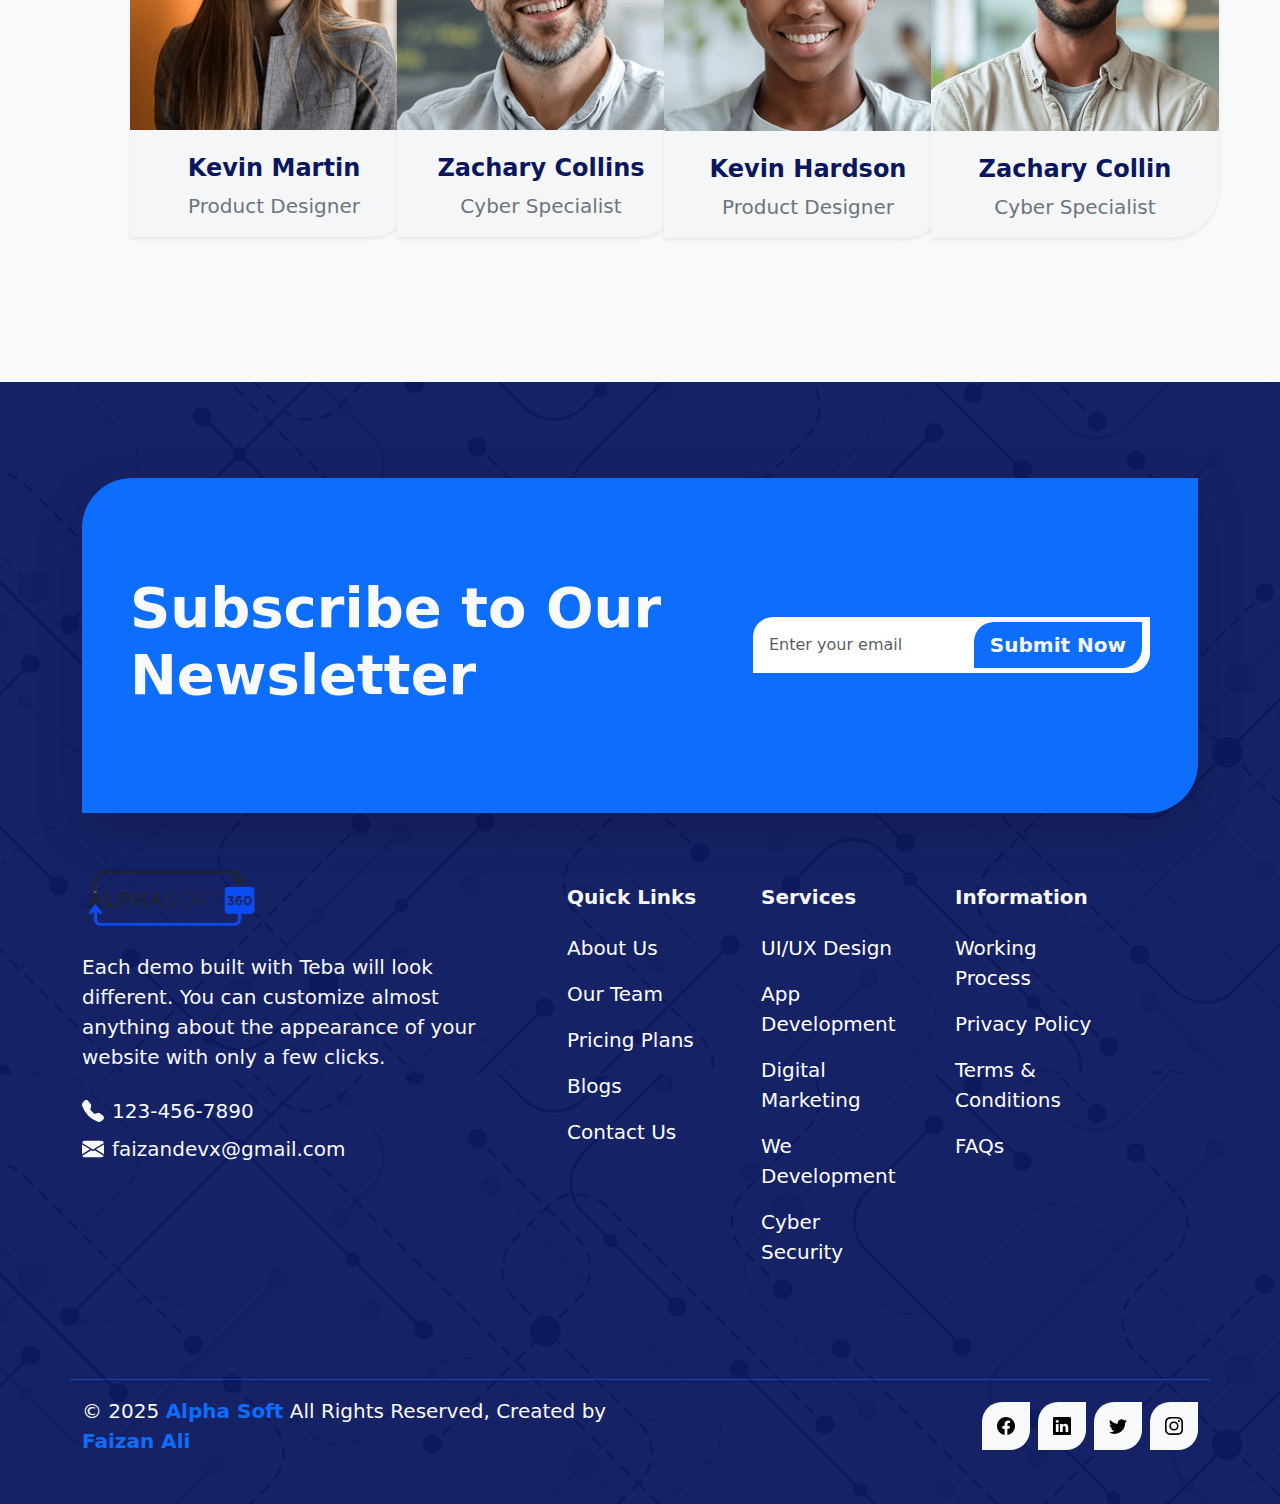
<file: Frontend/AlphaSoft360/team.html>
<!DOCTYPE html>
<html lang="en">

<head>
    <meta charset="UTF-8">
    <meta name="viewport" content="width=device-width, initial-scale=1.0">
    <link href="https://cdn.jsdelivr.net/npm/bootstrap@5.3.2/dist/css/bootstrap.min.css" rel="stylesheet">
    <link rel="stylesheet" href="style.css">
    <title>Team</title>
</head>

<body class="m-auto">

    <header>
        <!-- TOP NAVBAR (Contact + Social) -->
        <nav class="navbar navbar-expand-md navbar-light bg-light border-bottom py-2">
            <div class="container-fluid">
                <div class="d-flex d-md-none justify-content-center mb-2">
                    <a href="mailto:faizandevx@gmail.com" class="text-decoration-none fw-semibold"
                        style="color: #0a165e;">
                        faizandevx@gmail.com
                    </a>
                </div>
                <!-- Toggler for top navbar -->
                <button class="navbar-toggler" type="button" data-bs-toggle="collapse" data-bs-target="#topbarMenu"
                    aria-controls="topbarMenu" aria-expanded="false" aria-label="Toggle navigation">
                    <span class="navbar-toggler-icon"></span>
                </button>

                <!-- Left: Contact Info -->
                <div class="collapse navbar-collapse" id="topbarMenu">
                    <ul class="navbar-nav me-auto mb-2 mb-md-0">
                        <!-- Phone -->
                        <li class="nav-item d-flex align-items-center pe-5 border-end border-2 border-dark"
                            style="color: #0a165e;">
                            <svg xmlns="http://www.w3.org/2000/svg" width="22" height="22" fill="currentColor"
                                class="bi bi-telephone-fill me-1" viewBox="0 0 16 16">
                                <path fill-rule="evenodd"
                                    d="M1.885.511a1.745 1.745 0 0 1 2.61.163L6.29 2.98c.329.423.445.974.315 1.494l-.547 2.19a.68.68 0 0 0 .178.643l2.457 2.457a.68.68 0 0 0 .644.178l2.189-.547a1.75 1.75 0 0 1 1.494.315l2.306 1.794c.829.645.905 1.87.163 2.611l-1.034 1.034c-.74.74-1.846 1.065-2.877.702a18.6 18.6 0 0 1-7.01-4.42 18.6 18.6 0 0 1-4.42-7.009c-.362-1.03-.037-2.137.703-2.877z" />
                            </svg>
                            <a href="#" class="text-decoration-none bg-text-color"
                                style="color: #0a165e;">+923473057550</a>
                        </li>

                        <!-- Email -->
                        <li class="nav-item d-flex align-items-center px-5 border-end border-2 border-dark"
                            style="color: #0a165e;">
                            <svg xmlns="http://www.w3.org/2000/svg" width="22" height="22" fill="currentColor"
                                class="bi bi-envelope-fill me-1" viewBox="0 0 16 16">
                                <path
                                    d="M.05 3.555A2 2 0 0 1 2 2h12a2 2 0 0 1 1.95 1.555L8 8.414zM0 4.697v7.104l5.803-3.558zM6.761 8.83l-6.57 4.027A2 2 0 0 0 2 14h12a2 2 0 0 0 1.808-1.144l-6.57-4.027L8 9.586zm3.436-.586L16 11.801V4.697z" />
                            </svg>
                            <a href="mailto:faizandevx@gmail.com" class="text-decoration-none bg-text-color"
                                style="color: #0a165e;">
                                faizandevx@gmail.com
                            </a>
                        </li>

                        <!-- Address -->
                        <li class="nav-item d-flex align-items-center px-5" style="color: #0a165e;">
                            <svg xmlns="http://www.w3.org/2000/svg" width="22" height="22" fill="currentColor"
                                class="bi bi-geo-alt-fill me-1" viewBox="0 0 16 16">
                                <path
                                    d="M8 16s6-5.686 6-10A6 6 0 0 0 2 6c0 4.314 6 10 6 10m0-7a3 3 0 1 1 0-6 3 3 0 0 1 0 6" />
                            </svg>
                            <span class="">
                                <a href="#" class="text-decoration-none bg-text-color" style="color: #0a165e;">Pak
                                    Avenue</a></span>
                        </li>
                    </ul>
                </div>

                <!-- Right: Social Icons -->
                <ul class="navbar-nav flex-row gap-2">
                    <!-- Facebook -->
                    <li class="nav-item">
                        <a href="#"
                            class="text-color nav-link p-0 border rounded-circle d-flex align-items-center justify-content-center"
                            style="width:36px;height:36px;">
                            <svg xmlns="http://www.w3.org/2000/svg" width="18" height="18" fill="currentColor"
                                class="bi bi-facebook" viewBox="0 0 16 16">
                                <path d="M16 8.049c0-4.446-3.582-8.05-8-8.05C3.58 0-.002 
                                                    3.603-.002 8.05c0 4.017 2.926 7.347 
                                                    6.75 7.951v-5.625h-2.03V8.05H6.75V6.275c0-2.017 
                                                    1.195-3.131 3.022-3.131.876 0 1.791.157 
                                                    1.791.157v1.98h-1.009c-.993 0-1.303.621-1.303 
                                                    1.258v1.51h2.218l-.354 2.326H9.25V16c3.824-.604 
                                                    6.75-3.934 6.75-7.951" />
                            </svg>
                        </a>
                    </li>
                    <!-- Twitter -->
                    <li class="nav-item">
                        <a href="#"
                            class="text-color nav-link p-0 border rounded-circle d-flex align-items-center justify-content-center"
                            style="width:36px;height:36px;">
                            <svg xmlns="http://www.w3.org/2000/svg" width="18" height="18" fill="currentColor"
                                class="bi bi-twitter" viewBox="0 0 16 16">
                                <path d="M5.026 15c6.038 0 9.341-5.003 
                                                    9.341-9.334q.002-.211-.006-.422A6.7 6.7 0 
                                                    0 0 16 3.542a6.7 6.7 0 0 
                                                    1-1.889.518 3.3 3.3 0 0 
                                                    0 1.447-1.817 6.5 6.5 0 0 
                                                    1-2.087.793A3.286 3.286 0 0 
                                                    0 7.875 6.03a9.32 9.32 0 0 
                                                    1-6.767-3.429 3.29 3.29 0 0 
                                                    0 1.018 4.382A3.3 3.3 0 0 
                                                    1 .64 6.575v.045a3.29 3.29 0 0 
                                                    0 2.632 3.218 3.2 3.2 0 0 
                                                    1-.865.115 3 3 0 0 
                                                    1-.614-.057 3.28 3.28 0 0 
                                                    0 3.067 2.277A6.6 6.6 0 0 
                                                    1 .78 13.58a6 6 0 0 
                                                    1-.78-.045A9.34 9.34 0 0 0 5.026 15" />
                            </svg>
                        </a>
                    </li>
                    <!-- LinkedIn -->
                    <li class="nav-item">
                        <a href="#"
                            class="text-color nav-link p-0 border rounded-circle d-flex align-items-center justify-content-center"
                            style="width:36px;height:36px;">
                            <svg xmlns="http://www.w3.org/2000/svg" width="18" height="18" fill="currentColor"
                                class="bi bi-linkedin" viewBox="0 0 16 16">
                                <path d="M0 1.146C0 .513.526 0 1.175 0h13.65C15.474 
                                                    0 16 .513 16 1.146v13.708c0 .633-.526 
                                                    1.146-1.175 1.146H1.175C.526 16 0 
                                                    15.487 0 14.854zm4.943 
                                                    12.248V6.169H2.542v7.225zm-1.2-8.212c.837 
                                                    0 1.358-.554 1.358-1.248-.015-.709-.52-1.248-1.342-1.248S2.4 
                                                    3.226 2.4 3.934c0 .694.521 1.248 
                                                    1.327 1.248zm4.908 8.212V9.359c0-.216.016-.432.08-.586.173-.431.568-.878 
                                                    1.232-.878.869 0 1.216.662 1.216 
                                                    1.634v3.865h2.401V9.25c0-2.22-1.184-3.252-2.764-3.252-1.274 
                                                    0-1.845.7-2.165 1.193v.025h-.016l.016-.025V6.169h-2.4c.03.678 
                                                    0 7.225 0 7.225z" />
                            </svg>
                        </a>
                    </li>
                    <!-- Instagram -->
                    <li class="nav-item">
                        <a href="#"
                            class="text-color nav-link p-0 border rounded-circle d-flex align-items-center justify-content-center"
                            style="width:36px;height:36px;">
                            <svg xmlns="http://www.w3.org/2000/svg" width="18" height="18" fill="currentColor"
                                class="bi bi-instagram" viewBox="0 0 16 16">
                                <path d="M8 0C5.829 0 5.556.01 4.703.048 
                                                    3.85.088 3.269.222 2.76.42a3.9 3.9 
                                                    0 0 0-1.417.923A3.9 3.9 0 0 
                                                    0 .42 2.76C.222 3.268.087 3.85.048 
                                                    4.7.01 5.555 0 5.827 0 8.001c0 
                                                    2.172.01 2.444.048 3.297.04.852.174 
                                                    1.433.372 1.942.205.526.478.972.923 
                                                    1.417.444.445.89.719 1.416.923.51.198 
                                                    1.09.333 1.942.372C5.555 15.99 5.827 
                                                    16 8 16s2.444-.01 3.298-.048c.851-.04 
                                                    1.434-.174 1.943-.372a3.9 3.9 0 0 
                                                    0 1.416-.923c.445-.445.718-.891.923-1.417.197-.509.332-1.09.372-1.942C15.99 
                                                    10.445 16 10.173 16 8s-.01-2.445-.048-3.299c-.04-.851-.175-1.433-.372-1.941a3.9 
                                                    3.9 0 0 0-.923-1.417A3.9 3.9 0 0 
                                                    0 13.24.42c-.51-.198-1.092-.333-1.943-.372C10.443.01 
                                                    10.172 0 7.998 0zm-.717 1.442h.718c2.136 
                                                    0 2.389.007 3.232.046.78.035 1.204.166 
                                                    1.486.275.373.145.64.319.92.599s.453.546.598.92c.11.281.24.705.275 
                                                    1.485.039.843.047 1.096.047 3.231s-.008 
                                                    2.389-.047 3.232c-.035.78-.166 1.203-.275 
                                                    1.485a2.5 2.5 0 0 1-.599.919c-.28.28-.546.453-.92.598-.28.11-.704.24-1.485.276-.843.038-1.096.047-3.232.047s-2.39-.009-3.233-.047c-.78-.036-1.203-.166-1.485-.276a2.5 2.5 
                                                    0 0 1-.92-.598 2.5 2.5 0 0 1-.6-.92c-.109-.281-.24-.705-.275-1.485-.038-.843-.046-1.096-.046-3.233s.008-2.388.046-3.231c.036-.78.166-1.204.276-1.486.145-.373.319-.64.599-.92s.546-.453.92-.598c.282-.11.705-.24 
                                                    1.485-.276.738-.034 1.024-.044 2.515-.045zm4.988 
                                                    1.328a.96.96 0 1 0 0 1.92.96.96 
                                                    0 0 0 0-1.92m-4.27 1.122a4.109 
                                                    4.109 0 1 0 0 8.217 4.109 4.109 
                                                    0 0 0 0-8.217m0 1.441a2.667 2.667 
                                                    0 1 1 0 5.334 2.667 2.667 0 0 1 0-5.334" />
                            </svg>
                        </a>
                    </li>
                </ul>
            </div>
        </nav>

        <!-- MAIN NAVBAR -->
        <nav class="navbar navbar-expand-lg navbar-light bg-white p-0 pe-3">
            <div class="container-fluid p-0">
                <!-- Brand -->
                <div class="svg-wrapper position-relative">
                    <svg viewBox="0 0 384 100" xmlns="http://www.w3.org/2000/svg" preserveAspectRatio="xMidYMid meet">
                        <path
                            d="M324.5 51.2295C313.7 90.2459 287.333 100 275.5 100H0V0H384C368.667 0.819672 335.3 12.2131 324.5 51.2295Z"
                            fill="#2B4DFF" />
                    </svg>
                    <img src="alpha-removebg-preview.png" alt="Logo"
                        class="position-absolute top-50 start-50 translate-middle">
                </div>

                <!-- Toggler -->
                <button class="navbar-toggler" type="button" data-bs-toggle="collapse" data-bs-target="#mainMenu"
                    aria-controls="mainMenu" aria-expanded="false" aria-label="Toggle navigation">
                    <span class="navbar-toggler-icon"></span>
                </button>

                <!-- Links -->
                <div class="collapse navbar-collapse" id="mainMenu">
                    <ul class="navbar-nav me-auto mb-2 mb-lg-0 gap-4 fw-medium fs-6">
                        <li class="nav-item"><a class="nav-link" style="color: #0a165e;" href="index.html">Home</a></li>
                        <li class="nav-item"><a class="nav-link" style="color: #0a165e;" href="about.html">About Us</a>
                        </li>

                        <!-- Services Dropdown -->
                        <li class="nav-item dropdown">
                            <a class="nav-link dropdown-toggle" style="color: #0a165e;" href="#" id="servicesDropdown"
                                role="button" data-bs-toggle="dropdown" aria-expanded="false">
                                Services
                            </a>
                            <ul class="dropdown-menu custom-dropdown rounded-0 border-0 mt-3"
                                aria-labelledby="servicesDropdown" style="color: #0a165e;">
                                <li><a class="dropdown-item custom-item" href="./services.html">Service</a></li>
                                <li><a class="dropdown-item custom-item" href="./services-details.html">Service
                                        Details</a></li>
                            </ul>
                        </li>

                        <!-- Pages Dropdown -->
                        <li class="nav-item dropdown">
                            <a class="nav-link dropdown-toggle" style="color: #0a165e;" href="#" id="pagesDropdown"
                                role="button" data-bs-toggle="dropdown" aria-expanded="false">
                                Pages
                            </a>
                            <ul class="dropdown-menu dropdown-menu custom-dropdown rounded-0 border-0 mt-3"
                                aria-labelledby="pagesDropdown" style="color: #0a165e;">
                                <li><a class="dropdown-item custom-item" href="./team.html">Team</a></li>
                                <li><a class="dropdown-item custom-item" href="./team-details.html">Team Details</a>
                                </li>
                                <li><a class="dropdown-item custom-item" href="./pricing.html">Price</a></li>
                                <li><a class="dropdown-item custom-item" href="./project.html">Project</a></li>
                                <li><a class="dropdown-item custom-item" href="./project-details.html">Project Details</a></li>
                                <li><a class="dropdown-item custom-item" href="./faq’s.html">FAQ</a></li>

                            </ul>
                        </li>

                        <!-- Blog Dropdown -->
                        <li class="nav-item dropdown">
                            <a class="nav-link dropdown-toggle" style="color: #0a165e;" href="#" id="blogDropdown"
                                role="button" data-bs-toggle="dropdown" aria-expanded="false">
                                Blog
                            </a>
                            <ul class="dropdown-menu dropdown-menu custom-dropdown rounded-0 border-0 mt-3"
                                aria-labelledby="blogDropdown" style="color: #0a165e;">
                                <li><a class="dropdown-item custom-item" href="#">Blog Grid</a></li>
                                <li><a class="dropdown-item custom-item" href="#">Blog List</a></li>
                                <li><a class="dropdown-item custom-item" href="#">Blog Details</a></li>
                                <li><a class="dropdown-item custom-item" href="#">Project</a></li>
                            </ul>
                        </li>

                        <li class="nav-item"><a class="nav-link" style="color: #0a165e;"
                                href="./contact.html">Contact</a></li>
                    </ul>

                    <!-- Right Side Buttons -->
                    <div class="d-flex align-items-center">
                        <!-- Search -->
                        <a href="#"
                            class="btn btn-light border rounded-circle d-flex align-items-center justify-content-center me-3"
                            style="width:40px;height:40px;">
                            <svg xmlns="http://www.w3.org/2000/svg" width="16" height="16" fill="currentColor"
                                class="bi bi-search" viewBox="0 0 16 16">
                                <path d="M11.742 10.344a6.5 6.5 0 1 0-1.397 1.398h-.001
                                            q.044.06.098.115l3.85 3.85a1 1 0 0 0
                                            1.415-1.414l-3.85-3.85a1 1 0 0
                                            0-.115-.1zM12 6.5a5.5 5.5 0 1
                                            1-11 0 5.5 5.5 0 0 1 11 0" />
                            </svg>
                        </a>
                        <!-- CTA -->
                        <button class="Button fw-semibold fs-6 bg-primary text-light border-0 hover-center-slide">
                            <span>Get A Quote</span>
                        </button>
                    </div>
                </div>
            </div>
        </nav>
    </header>

    <main>
        <section>
            <div class="w-100 position-relative text-light d-flex align-items-center justify-content-center"
                style="background-image: url('./aboutbgimage.png'); background-size: cover; background-position: center; height: 70vh;">

                <!-- Overlay -->
                <div class="position-absolute top-0 start-0 w-100 h-100"
                    style="background-color: #0a165e; opacity: 0.8;">
                </div>

                <!-- Content -->
                <div class="position-relative text-center px-3">
                    <h1 class="fw-bold display-1">Team</h1>
                    <a href="index.html" class="text-decoration-none lead text-light text-opacity-75">Home </a>
                    <span class="mx-2"> ></span>
                    <span> Team</span>
                </div>
            </div>
        </section>

        <section>
            <div class="py-5 bg-light">
                <div class="container py-5">

                    <div class="row g-5 p-5">
                        <div class="col-12 col-md-6 col-lg-3">
                            <div class="card custom-button p-0 shadow-sm"
                                style="width: 18rem; background-color: #f5f6f7;">
                                <div class="card-img-wrapper">
                                    <img src="./image copy 9.png" class="card-img-top" alt="...">
                                    <div class="card-img-overlay-icons">
                                        <a href="#"
                                            class="text-decoration-none rounded d-flex align-items-center justify-content-center">
                                            <!-- Facebook SVG -->
                                            <svg xmlns="http://www.w3.org/2000/svg" width="20" height="20"
                                                fill="currentColor" class="bi bi-facebook" viewBox="0 0 16 16">
                                                <path d="M16 8.049c0-4.446-3.582-8.05-8-8.05C3.58 0-.002 3.603-.002 8.05c0 
                                                4.017 2.926 7.347 6.75 7.951v-5.625h-2.03V8.05H6.75V6.275c0-2.017 
                                                1.195-3.131 3.022-3.131.876 0 1.791.157 
                                                1.791.157v1.98h-1.009c-.993 0-1.303.621-1.303 
                                                1.258v1.51h2.218l-.354 2.326H9.25V16c3.824-.604 
                                                6.75-3.934 6.75-7.951" />
                                            </svg>
                                        </a>

                                        <!-- Linkdin -->
                                        <a href="#"
                                            class="text-decoration-none rounded d-flex align-items-center justify-content-center">
                                            <svg xmlns="http://www.w3.org/2000/svg" width="20" height="20"
                                                fill="currentColor" class="bi bi-linkedin" viewBox="0 0 16 16">
                                                <path
                                                    d="M0 1.146C0 .513.526 0 1.175 0h13.65C15.474 0 16 .513 16 1.146v13.708c0 .633-.526 1.146-1.175 1.146H1.175C.526 16 0 15.487 0 14.854zm4.943 12.248V6.169H2.542v7.225zm-1.2-8.212c.837 0 1.358-.554 1.358-1.248-.015-.709-.52-1.248-1.342-1.248S2.4 3.226 2.4 3.934c0 .694.521 1.248 1.327 1.248zm4.908 8.212V9.359c0-.216.016-.432.08-.586.173-.431.568-.878 1.232-.878.869 0 1.216.662 1.216 1.634v3.865h2.401V9.25c0-2.22-1.184-3.252-2.764-3.252-1.274 0-1.845.7-2.165 1.193v.025h-.016l.016-.025V6.169h-2.4c.03.678 0 7.225 0 7.225z" />
                                            </svg>
                                        </a>

                                        <!-- Twitter -->
                                        <a href="#"
                                            class="text-decoration-none rounded d-flex align-items-center justify-content-center">
                                            <svg xmlns="http://www.w3.org/2000/svg" width="20" height="20"
                                                fill="currentColor" class="bi bi-twitter" viewBox="0 0 16 16">
                                                <path
                                                    d="M5.026 15c6.038 0 9.341-5.003 9.341-9.334q.002-.211-.006-.422A6.7 6.7 0 0 0 16 3.542a6.7 6.7 0 0 1-1.889.518 3.3 3.3 0 0 0 1.447-1.817 6.5 6.5 0 0 1-2.087.793A3.286 3.286 0 0 0 7.875 6.03a9.32 9.32 0 0 1-6.767-3.429 3.29 3.29 0 0 0 1.018 4.382A3.3 3.3 0 0 1 .64 6.575v.045a3.29 3.29 0 0 0 2.632 3.218 3.2 3.2 0 0 1-.865.115 3 3 0 0 1-.614-.057 3.28 3.28 0 0 0 3.067 2.277A6.6 6.6 0 0 1 .78 13.58a6 6 0 0 1-.78-.045A9.34 9.34 0 0 0 5.026 15" />
                                            </svg>
                                        </a>

                                        <!-- Instagram -->
                                        <a href="#"
                                            class="text-decoration-none rounded d-flex align-items-center justify-content-center">
                                            <svg xmlns="http://www.w3.org/2000/svg" width="20" height="20"
                                                fill="currentColor" class="bi bi-instagram" viewBox="0 0 16 16">
                                                <path
                                                    d="M8 0C5.829 0 5.556.01 4.703.048 3.85.088 3.269.222 2.76.42a3.9 3.9 0 0 0-1.417.923A3.9 3.9 0 0 0 .42 2.76C.222 3.268.087 3.85.048 4.7.01 5.555 0 5.827 0 8.001c0 2.172.01 2.444.048 3.297.04.852.174 1.433.372 1.942.205.526.478.972.923 1.417.444.445.89.719 1.416.923.51.198 1.09.333 1.942.372C5.555 15.99 5.827 16 8 16s2.444-.01 3.298-.048c.851-.04 1.434-.174 1.943-.372a3.9 3.9 0 0 0 1.416-.923c.445-.445.718-.891.923-1.417.197-.509.332-1.09.372-1.942C15.99 10.445 16 10.173 16 8s-.01-2.445-.048-3.299c-.04-.851-.175-1.433-.372-1.941a3.9 3.9 0 0 0-.923-1.417A3.9 3.9 0 0 0 13.24.42c-.51-.198-1.092-.333-1.943-.372C10.443.01 10.172 0 7.998 0zm-.717 1.442h.718c2.136 0 2.389.007 3.232.046.78.035 1.204.166 1.486.275.373.145.64.319.92.599s.453.546.598.92c.11.281.24.705.275 1.485.039.843.047 1.096.047 3.231s-.008 2.389-.047 3.232c-.035.78-.166 1.203-.275 1.485a2.5 2.5 0 0 1-.599.919c-.28.28-.546.453-.92.598-.28.11-.704.24-1.485.276-.843.038-1.096.047-3.232.047s-2.39-.009-3.233-.047c-.78-.036-1.203-.166-1.485-.276a2.5 2.5 0 0 1-.92-.598 2.5 2.5 0 0 1-.6-.92c-.109-.281-.24-.705-.275-1.485-.038-.843-.046-1.096-.046-3.233s.008-2.388.046-3.231c.036-.78.166-1.204.276-1.486.145-.373.319-.64.599-.92s.546-.453.92-.598c.282-.11.705-.24 1.485-.276.738-.034 1.024-.044 2.515-.045zm4.988 1.328a.96.96 0 1 0 0 1.92.96.96 0 0 0 0-1.92m-4.27 1.122a4.109 4.109 0 1 0 0 8.217 4.109 4.109 0 0 0 0-8.217m0 1.441a2.667 2.667 0 1 1 0 5.334 2.667 2.667 0 0 1 0-5.334" />
                                            </svg>
                                        </a>
                                    </div>
                                </div>
                                <div class="card-body text-center">
                                    <h4 class="h4 fw-semibold mt-2">
                                        <a href="#" class="text-decoration-none" style="color: #0a165e;">Arush
                                            Aggarwal</a>
                                    </h4>
                                    <span class="text-secondary opacity-100 fw-normal lead">Creative Director</span>
                                </div>
                            </div>
                        </div>

                        <div class="col-12 col-md-6 col-lg-3">
                            <div class="card custom-button p-0 shadow-sm"
                                style="width: 18rem; background-color: #f5f6f7;">
                                <div class="card-img-wrapper">
                                    <img src="./image copy 10.png" class="card-img-top" alt="...">
                                    <div class="card-img-overlay-icons">
                                        <a href="#"
                                            class="text-decoration-none rounded d-flex align-items-center justify-content-center">
                                            <!-- Facebook SVG -->
                                            <svg xmlns="http://www.w3.org/2000/svg" width="20" height="20"
                                                fill="currentColor" class="bi bi-facebook" viewBox="0 0 16 16">
                                                <path d="M16 8.049c0-4.446-3.582-8.05-8-8.05C3.58 0-.002 3.603-.002 8.05c0 
                                                4.017 2.926 7.347 6.75 7.951v-5.625h-2.03V8.05H6.75V6.275c0-2.017 
                                                1.195-3.131 3.022-3.131.876 0 1.791.157 
                                                1.791.157v1.98h-1.009c-.993 0-1.303.621-1.303 
                                                1.258v1.51h2.218l-.354 2.326H9.25V16c3.824-.604 
                                                6.75-3.934 6.75-7.951" />
                                            </svg>
                                        </a>

                                        <!-- Linkdin -->
                                        <a href="#"
                                            class="text-decoration-none rounded d-flex align-items-center justify-content-center">
                                            <svg xmlns="http://www.w3.org/2000/svg" width="20" height="20"
                                                fill="currentColor" class="bi bi-linkedin" viewBox="0 0 16 16">
                                                <path
                                                    d="M0 1.146C0 .513.526 0 1.175 0h13.65C15.474 0 16 .513 16 1.146v13.708c0 .633-.526 1.146-1.175 1.146H1.175C.526 16 0 15.487 0 14.854zm4.943 12.248V6.169H2.542v7.225zm-1.2-8.212c.837 0 1.358-.554 1.358-1.248-.015-.709-.52-1.248-1.342-1.248S2.4 3.226 2.4 3.934c0 .694.521 1.248 1.327 1.248zm4.908 8.212V9.359c0-.216.016-.432.08-.586.173-.431.568-.878 1.232-.878.869 0 1.216.662 1.216 1.634v3.865h2.401V9.25c0-2.22-1.184-3.252-2.764-3.252-1.274 0-1.845.7-2.165 1.193v.025h-.016l.016-.025V6.169h-2.4c.03.678 0 7.225 0 7.225z" />
                                            </svg>
                                        </a>

                                        <!-- Twitter -->
                                        <a href="#"
                                            class="text-decoration-none rounded d-flex align-items-center justify-content-center">
                                            <svg xmlns="http://www.w3.org/2000/svg" width="20" height="20"
                                                fill="currentColor" class="bi bi-twitter" viewBox="0 0 16 16">
                                                <path
                                                    d="M5.026 15c6.038 0 9.341-5.003 9.341-9.334q.002-.211-.006-.422A6.7 6.7 0 0 0 16 3.542a6.7 6.7 0 0 1-1.889.518 3.3 3.3 0 0 0 1.447-1.817 6.5 6.5 0 0 1-2.087.793A3.286 3.286 0 0 0 7.875 6.03a9.32 9.32 0 0 1-6.767-3.429 3.29 3.29 0 0 0 1.018 4.382A3.3 3.3 0 0 1 .64 6.575v.045a3.29 3.29 0 0 0 2.632 3.218 3.2 3.2 0 0 1-.865.115 3 3 0 0 1-.614-.057 3.28 3.28 0 0 0 3.067 2.277A6.6 6.6 0 0 1 .78 13.58a6 6 0 0 1-.78-.045A9.34 9.34 0 0 0 5.026 15" />
                                            </svg>
                                        </a>

                                        <!-- Instagram -->
                                        <a href="#"
                                            class="text-decoration-none rounded d-flex align-items-center justify-content-center">
                                            <svg xmlns="http://www.w3.org/2000/svg" width="20" height="20"
                                                fill="currentColor" class="bi bi-instagram" viewBox="0 0 16 16">
                                                <path
                                                    d="M8 0C5.829 0 5.556.01 4.703.048 3.85.088 3.269.222 2.76.42a3.9 3.9 0 0 0-1.417.923A3.9 3.9 0 0 0 .42 2.76C.222 3.268.087 3.85.048 4.7.01 5.555 0 5.827 0 8.001c0 2.172.01 2.444.048 3.297.04.852.174 1.433.372 1.942.205.526.478.972.923 1.417.444.445.89.719 1.416.923.51.198 1.09.333 1.942.372C5.555 15.99 5.827 16 8 16s2.444-.01 3.298-.048c.851-.04 1.434-.174 1.943-.372a3.9 3.9 0 0 0 1.416-.923c.445-.445.718-.891.923-1.417.197-.509.332-1.09.372-1.942C15.99 10.445 16 10.173 16 8s-.01-2.445-.048-3.299c-.04-.851-.175-1.433-.372-1.941a3.9 3.9 0 0 0-.923-1.417A3.9 3.9 0 0 0 13.24.42c-.51-.198-1.092-.333-1.943-.372C10.443.01 10.172 0 7.998 0zm-.717 1.442h.718c2.136 0 2.389.007 3.232.046.78.035 1.204.166 1.486.275.373.145.64.319.92.599s.453.546.598.92c.11.281.24.705.275 1.485.039.843.047 1.096.047 3.231s-.008 2.389-.047 3.232c-.035.78-.166 1.203-.275 1.485a2.5 2.5 0 0 1-.599.919c-.28.28-.546.453-.92.598-.28.11-.704.24-1.485.276-.843.038-1.096.047-3.232.047s-2.39-.009-3.233-.047c-.78-.036-1.203-.166-1.485-.276a2.5 2.5 0 0 1-.92-.598 2.5 2.5 0 0 1-.6-.92c-.109-.281-.24-.705-.275-1.485-.038-.843-.046-1.096-.046-3.233s.008-2.388.046-3.231c.036-.78.166-1.204.276-1.486.145-.373.319-.64.599-.92s.546-.453.92-.598c.282-.11.705-.24 1.485-.276.738-.034 1.024-.044 2.515-.045zm4.988 1.328a.96.96 0 1 0 0 1.92.96.96 0 0 0 0-1.92m-4.27 1.122a4.109 4.109 0 1 0 0 8.217 4.109 4.109 0 0 0 0-8.217m0 1.441a2.667 2.667 0 1 1 0 5.334 2.667 2.667 0 0 1 0-5.334" />
                                            </svg>
                                        </a>
                                    </div>
                                </div>
                                <div class="card-body text-center">
                                    <h4 class="h4 fw-semibold mt-2">
                                        <a href="#" class="text-decoration-none" style="color: #0a165e;">Sophia
                                            Rodriguez</a>
                                    </h4>
                                    <span class="text-secondary opacity-100 fw-normal lead">Founder & Ceo</span>
                                </div>
                            </div>
                        </div>

                        <div class="col-12 col-md-6 col-lg-3">
                            <div class="card custom-button p-0 shadow-sm"
                                style="width: 18rem; background-color: #f5f6f7;">
                                <div class="card-img-wrapper">
                                    <img src="./image copy 11.png" class="card-img-top" alt="...">
                                    <div class="card-img-overlay-icons">
                                        <a href="#"
                                            class="text-decoration-none rounded d-flex align-items-center justify-content-center">
                                            <!-- Facebook SVG -->
                                            <svg xmlns="http://www.w3.org/2000/svg" width="20" height="20"
                                                fill="currentColor" class="bi bi-facebook" viewBox="0 0 16 16">
                                                <path d="M16 8.049c0-4.446-3.582-8.05-8-8.05C3.58 0-.002 3.603-.002 8.05c0 
                                                4.017 2.926 7.347 6.75 7.951v-5.625h-2.03V8.05H6.75V6.275c0-2.017 
                                                1.195-3.131 3.022-3.131.876 0 1.791.157 
                                                1.791.157v1.98h-1.009c-.993 0-1.303.621-1.303 
                                                1.258v1.51h2.218l-.354 2.326H9.25V16c3.824-.604 
                                                6.75-3.934 6.75-7.951" />
                                            </svg>
                                        </a>

                                        <!-- Linkdin -->
                                        <a href="#"
                                            class="text-decoration-none rounded d-flex align-items-center justify-content-center">
                                            <svg xmlns="http://www.w3.org/2000/svg" width="20" height="20"
                                                fill="currentColor" class="bi bi-linkedin" viewBox="0 0 16 16">
                                                <path
                                                    d="M0 1.146C0 .513.526 0 1.175 0h13.65C15.474 0 16 .513 16 1.146v13.708c0 .633-.526 1.146-1.175 1.146H1.175C.526 16 0 15.487 0 14.854zm4.943 12.248V6.169H2.542v7.225zm-1.2-8.212c.837 0 1.358-.554 1.358-1.248-.015-.709-.52-1.248-1.342-1.248S2.4 3.226 2.4 3.934c0 .694.521 1.248 1.327 1.248zm4.908 8.212V9.359c0-.216.016-.432.08-.586.173-.431.568-.878 1.232-.878.869 0 1.216.662 1.216 1.634v3.865h2.401V9.25c0-2.22-1.184-3.252-2.764-3.252-1.274 0-1.845.7-2.165 1.193v.025h-.016l.016-.025V6.169h-2.4c.03.678 0 7.225 0 7.225z" />
                                            </svg>
                                        </a>

                                        <!-- Twitter -->
                                        <a href="#"
                                            class="text-decoration-none rounded d-flex align-items-center justify-content-center">
                                            <svg xmlns="http://www.w3.org/2000/svg" width="20" height="20"
                                                fill="currentColor" class="bi bi-twitter" viewBox="0 0 16 16">
                                                <path
                                                    d="M5.026 15c6.038 0 9.341-5.003 9.341-9.334q.002-.211-.006-.422A6.7 6.7 0 0 0 16 3.542a6.7 6.7 0 0 1-1.889.518 3.3 3.3 0 0 0 1.447-1.817 6.5 6.5 0 0 1-2.087.793A3.286 3.286 0 0 0 7.875 6.03a9.32 9.32 0 0 1-6.767-3.429 3.29 3.29 0 0 0 1.018 4.382A3.3 3.3 0 0 1 .64 6.575v.045a3.29 3.29 0 0 0 2.632 3.218 3.2 3.2 0 0 1-.865.115 3 3 0 0 1-.614-.057 3.28 3.28 0 0 0 3.067 2.277A6.6 6.6 0 0 1 .78 13.58a6 6 0 0 1-.78-.045A9.34 9.34 0 0 0 5.026 15" />
                                            </svg>
                                        </a>

                                        <!-- Instagram -->
                                        <a href="#"
                                            class="text-decoration-none rounded d-flex align-items-center justify-content-center">
                                            <svg xmlns="http://www.w3.org/2000/svg" width="20" height="20"
                                                fill="currentColor" class="bi bi-instagram" viewBox="0 0 16 16">
                                                <path
                                                    d="M8 0C5.829 0 5.556.01 4.703.048 3.85.088 3.269.222 2.76.42a3.9 3.9 0 0 0-1.417.923A3.9 3.9 0 0 0 .42 2.76C.222 3.268.087 3.85.048 4.7.01 5.555 0 5.827 0 8.001c0 2.172.01 2.444.048 3.297.04.852.174 1.433.372 1.942.205.526.478.972.923 1.417.444.445.89.719 1.416.923.51.198 1.09.333 1.942.372C5.555 15.99 5.827 16 8 16s2.444-.01 3.298-.048c.851-.04 1.434-.174 1.943-.372a3.9 3.9 0 0 0 1.416-.923c.445-.445.718-.891.923-1.417.197-.509.332-1.09.372-1.942C15.99 10.445 16 10.173 16 8s-.01-2.445-.048-3.299c-.04-.851-.175-1.433-.372-1.941a3.9 3.9 0 0 0-.923-1.417A3.9 3.9 0 0 0 13.24.42c-.51-.198-1.092-.333-1.943-.372C10.443.01 10.172 0 7.998 0zm-.717 1.442h.718c2.136 0 2.389.007 3.232.046.78.035 1.204.166 1.486.275.373.145.64.319.92.599s.453.546.598.92c.11.281.24.705.275 1.485.039.843.047 1.096.047 3.231s-.008 2.389-.047 3.232c-.035.78-.166 1.203-.275 1.485a2.5 2.5 0 0 1-.599.919c-.28.28-.546.453-.92.598-.28.11-.704.24-1.485.276-.843.038-1.096.047-3.232.047s-2.39-.009-3.233-.047c-.78-.036-1.203-.166-1.485-.276a2.5 2.5 0 0 1-.92-.598 2.5 2.5 0 0 1-.6-.92c-.109-.281-.24-.705-.275-1.485-.038-.843-.046-1.096-.046-3.233s.008-2.388.046-3.231c.036-.78.166-1.204.276-1.486.145-.373.319-.64.599-.92s.546-.453.92-.598c.282-.11.705-.24 1.485-.276.738-.034 1.024-.044 2.515-.045zm4.988 1.328a.96.96 0 1 0 0 1.92.96.96 0 0 0 0-1.92m-4.27 1.122a4.109 4.109 0 1 0 0 8.217 4.109 4.109 0 0 0 0-8.217m0 1.441a2.667 2.667 0 1 1 0 5.334 2.667 2.667 0 0 1 0-5.334" />
                                            </svg>
                                        </a>
                                    </div>
                                </div>
                                <div class="card-body text-center">
                                    <h4 class="h4 fw-semibold mt-2">
                                        <a href="#" class="text-decoration-none" style="color: #0a165e;">Marvin
                                            McKinney</a>
                                    </h4>
                                    <span class="text-secondary opacity-100 fw-normal lead">Product Designer</span>
                                </div>
                            </div>
                        </div>

                        <div class="col-12 col-md-6 col-lg-3">
                            <div class="card custom-button p-0 shadow-sm"
                                style="width: 18rem; background-color: #f5f6f7;">
                                <div class="card-img-wrapper">
                                    <img src="./image copy 31.png" class="card-img-top" alt="...">
                                    <div class="card-img-overlay-icons">
                                        <a href="#"
                                            class="text-decoration-none rounded d-flex align-items-center justify-content-center">
                                            <!-- Facebook SVG -->
                                            <svg xmlns="http://www.w3.org/2000/svg" width="20" height="20"
                                                fill="currentColor" class="bi bi-facebook" viewBox="0 0 16 16">
                                                <path d="M16 8.049c0-4.446-3.582-8.05-8-8.05C3.58 0-.002 3.603-.002 8.05c0 
                                                4.017 2.926 7.347 6.75 7.951v-5.625h-2.03V8.05H6.75V6.275c0-2.017 
                                                1.195-3.131 3.022-3.131.876 0 1.791.157 
                                                1.791.157v1.98h-1.009c-.993 0-1.303.621-1.303 
                                                1.258v1.51h2.218l-.354 2.326H9.25V16c3.824-.604 
                                                6.75-3.934 6.75-7.951" />
                                            </svg>
                                        </a>

                                        <!-- Linkdin -->
                                        <a href="#"
                                            class="text-decoration-none rounded d-flex align-items-center justify-content-center">
                                            <svg xmlns="http://www.w3.org/2000/svg" width="20" height="20"
                                                fill="currentColor" class="bi bi-linkedin" viewBox="0 0 16 16">
                                                <path
                                                    d="M0 1.146C0 .513.526 0 1.175 0h13.65C15.474 0 16 .513 16 1.146v13.708c0 .633-.526 1.146-1.175 1.146H1.175C.526 16 0 15.487 0 14.854zm4.943 12.248V6.169H2.542v7.225zm-1.2-8.212c.837 0 1.358-.554 1.358-1.248-.015-.709-.52-1.248-1.342-1.248S2.4 3.226 2.4 3.934c0 .694.521 1.248 1.327 1.248zm4.908 8.212V9.359c0-.216.016-.432.08-.586.173-.431.568-.878 1.232-.878.869 0 1.216.662 1.216 1.634v3.865h2.401V9.25c0-2.22-1.184-3.252-2.764-3.252-1.274 0-1.845.7-2.165 1.193v.025h-.016l.016-.025V6.169h-2.4c.03.678 0 7.225 0 7.225z" />
                                            </svg>
                                        </a>

                                        <!-- Twitter -->
                                        <a href="#"
                                            class="text-decoration-none rounded d-flex align-items-center justify-content-center">
                                            <svg xmlns="http://www.w3.org/2000/svg" width="20" height="20"
                                                fill="currentColor" class="bi bi-twitter" viewBox="0 0 16 16">
                                                <path
                                                    d="M5.026 15c6.038 0 9.341-5.003 9.341-9.334q.002-.211-.006-.422A6.7 6.7 0 0 0 16 3.542a6.7 6.7 0 0 1-1.889.518 3.3 3.3 0 0 0 1.447-1.817 6.5 6.5 0 0 1-2.087.793A3.286 3.286 0 0 0 7.875 6.03a9.32 9.32 0 0 1-6.767-3.429 3.29 3.29 0 0 0 1.018 4.382A3.3 3.3 0 0 1 .64 6.575v.045a3.29 3.29 0 0 0 2.632 3.218 3.2 3.2 0 0 1-.865.115 3 3 0 0 1-.614-.057 3.28 3.28 0 0 0 3.067 2.277A6.6 6.6 0 0 1 .78 13.58a6 6 0 0 1-.78-.045A9.34 9.34 0 0 0 5.026 15" />
                                            </svg>
                                        </a>

                                        <!-- Instagram -->
                                        <a href="#"
                                            class="text-decoration-none rounded d-flex align-items-center justify-content-center">
                                            <svg xmlns="http://www.w3.org/2000/svg" width="20" height="20"
                                                fill="currentColor" class="bi bi-instagram" viewBox="0 0 16 16">
                                                <path
                                                    d="M8 0C5.829 0 5.556.01 4.703.048 3.85.088 3.269.222 2.76.42a3.9 3.9 0 0 0-1.417.923A3.9 3.9 0 0 0 .42 2.76C.222 3.268.087 3.85.048 4.7.01 5.555 0 5.827 0 8.001c0 2.172.01 2.444.048 3.297.04.852.174 1.433.372 1.942.205.526.478.972.923 1.417.444.445.89.719 1.416.923.51.198 1.09.333 1.942.372C5.555 15.99 5.827 16 8 16s2.444-.01 3.298-.048c.851-.04 1.434-.174 1.943-.372a3.9 3.9 0 0 0 1.416-.923c.445-.445.718-.891.923-1.417.197-.509.332-1.09.372-1.942C15.99 10.445 16 10.173 16 8s-.01-2.445-.048-3.299c-.04-.851-.175-1.433-.372-1.941a3.9 3.9 0 0 0-.923-1.417A3.9 3.9 0 0 0 13.24.42c-.51-.198-1.092-.333-1.943-.372C10.443.01 10.172 0 7.998 0zm-.717 1.442h.718c2.136 0 2.389.007 3.232.046.78.035 1.204.166 1.486.275.373.145.64.319.92.599s.453.546.598.92c.11.281.24.705.275 1.485.039.843.047 1.096.047 3.231s-.008 2.389-.047 3.232c-.035.78-.166 1.203-.275 1.485a2.5 2.5 0 0 1-.599.919c-.28.28-.546.453-.92.598-.28.11-.704.24-1.485.276-.843.038-1.096.047-3.232.047s-2.39-.009-3.233-.047c-.78-.036-1.203-.166-1.485-.276a2.5 2.5 0 0 1-.92-.598 2.5 2.5 0 0 1-.6-.92c-.109-.281-.24-.705-.275-1.485-.038-.843-.046-1.096-.046-3.233s.008-2.388.046-3.231c.036-.78.166-1.204.276-1.486.145-.373.319-.64.599-.92s.546-.453.92-.598c.282-.11.705-.24 1.485-.276.738-.034 1.024-.044 2.515-.045zm4.988 1.328a.96.96 0 1 0 0 1.92.96.96 0 0 0 0-1.92m-4.27 1.122a4.109 4.109 0 1 0 0 8.217 4.109 4.109 0 0 0 0-8.217m0 1.441a2.667 2.667 0 1 1 0 5.334 2.667 2.667 0 0 1 0-5.334" />
                                            </svg>
                                        </a>
                                    </div>
                                </div>
                                <div class="card-body text-center">
                                    <h4 class="h4 fw-semibold mt-2">
                                        <a href="#" class="text-decoration-none" style="color: #0a165e;">Zachary
                                            Collin</a>
                                    </h4>
                                    <span class="text-secondary opacity-100 fw-normal lead">Cyber Specialist</span>
                                </div>
                            </div>
                        </div>
                    </div>

                    <div class="row g-5 p-5">
                        <div class="col-12 col-md-6 col-lg-3">
                            <div class="card custom-button p-0 shadow-sm"
                                style="width: 18rem; background-color: #f5f6f7;">
                                <div class="card-img-wrapper">
                                    <img src="./image copy 32.png" class="card-img-top" alt="...">
                                    <div class="card-img-overlay-icons">
                                        <a href="#"
                                            class="text-decoration-none rounded d-flex align-items-center justify-content-center">
                                            <!-- Facebook SVG -->
                                            <svg xmlns="http://www.w3.org/2000/svg" width="20" height="20"
                                                fill="currentColor" class="bi bi-facebook" viewBox="0 0 16 16">
                                                <path d="M16 8.049c0-4.446-3.582-8.05-8-8.05C3.58 0-.002 3.603-.002 8.05c0 
                                                4.017 2.926 7.347 6.75 7.951v-5.625h-2.03V8.05H6.75V6.275c0-2.017 
                                                1.195-3.131 3.022-3.131.876 0 1.791.157 
                                                1.791.157v1.98h-1.009c-.993 0-1.303.621-1.303 
                                                1.258v1.51h2.218l-.354 2.326H9.25V16c3.824-.604 
                                                6.75-3.934 6.75-7.951" />
                                            </svg>
                                        </a>

                                        <!-- Linkdin -->
                                        <a href="#"
                                            class="text-decoration-none rounded d-flex align-items-center justify-content-center">
                                            <svg xmlns="http://www.w3.org/2000/svg" width="20" height="20"
                                                fill="currentColor" class="bi bi-linkedin" viewBox="0 0 16 16">
                                                <path
                                                    d="M0 1.146C0 .513.526 0 1.175 0h13.65C15.474 0 16 .513 16 1.146v13.708c0 .633-.526 1.146-1.175 1.146H1.175C.526 16 0 15.487 0 14.854zm4.943 12.248V6.169H2.542v7.225zm-1.2-8.212c.837 0 1.358-.554 1.358-1.248-.015-.709-.52-1.248-1.342-1.248S2.4 3.226 2.4 3.934c0 .694.521 1.248 1.327 1.248zm4.908 8.212V9.359c0-.216.016-.432.08-.586.173-.431.568-.878 1.232-.878.869 0 1.216.662 1.216 1.634v3.865h2.401V9.25c0-2.22-1.184-3.252-2.764-3.252-1.274 0-1.845.7-2.165 1.193v.025h-.016l.016-.025V6.169h-2.4c.03.678 0 7.225 0 7.225z" />
                                            </svg>
                                        </a>

                                        <!-- Twitter -->
                                        <a href="#"
                                            class="text-decoration-none rounded d-flex align-items-center justify-content-center">
                                            <svg xmlns="http://www.w3.org/2000/svg" width="20" height="20"
                                                fill="currentColor" class="bi bi-twitter" viewBox="0 0 16 16">
                                                <path
                                                    d="M5.026 15c6.038 0 9.341-5.003 9.341-9.334q.002-.211-.006-.422A6.7 6.7 0 0 0 16 3.542a6.7 6.7 0 0 1-1.889.518 3.3 3.3 0 0 0 1.447-1.817 6.5 6.5 0 0 1-2.087.793A3.286 3.286 0 0 0 7.875 6.03a9.32 9.32 0 0 1-6.767-3.429 3.29 3.29 0 0 0 1.018 4.382A3.3 3.3 0 0 1 .64 6.575v.045a3.29 3.29 0 0 0 2.632 3.218 3.2 3.2 0 0 1-.865.115 3 3 0 0 1-.614-.057 3.28 3.28 0 0 0 3.067 2.277A6.6 6.6 0 0 1 .78 13.58a6 6 0 0 1-.78-.045A9.34 9.34 0 0 0 5.026 15" />
                                            </svg>
                                        </a>

                                        <!-- Instagram -->
                                        <a href="#"
                                            class="text-decoration-none rounded d-flex align-items-center justify-content-center">
                                            <svg xmlns="http://www.w3.org/2000/svg" width="20" height="20"
                                                fill="currentColor" class="bi bi-instagram" viewBox="0 0 16 16">
                                                <path
                                                    d="M8 0C5.829 0 5.556.01 4.703.048 3.85.088 3.269.222 2.76.42a3.9 3.9 0 0 0-1.417.923A3.9 3.9 0 0 0 .42 2.76C.222 3.268.087 3.85.048 4.7.01 5.555 0 5.827 0 8.001c0 2.172.01 2.444.048 3.297.04.852.174 1.433.372 1.942.205.526.478.972.923 1.417.444.445.89.719 1.416.923.51.198 1.09.333 1.942.372C5.555 15.99 5.827 16 8 16s2.444-.01 3.298-.048c.851-.04 1.434-.174 1.943-.372a3.9 3.9 0 0 0 1.416-.923c.445-.445.718-.891.923-1.417.197-.509.332-1.09.372-1.942C15.99 10.445 16 10.173 16 8s-.01-2.445-.048-3.299c-.04-.851-.175-1.433-.372-1.941a3.9 3.9 0 0 0-.923-1.417A3.9 3.9 0 0 0 13.24.42c-.51-.198-1.092-.333-1.943-.372C10.443.01 10.172 0 7.998 0zm-.717 1.442h.718c2.136 0 2.389.007 3.232.046.78.035 1.204.166 1.486.275.373.145.64.319.92.599s.453.546.598.92c.11.281.24.705.275 1.485.039.843.047 1.096.047 3.231s-.008 2.389-.047 3.232c-.035.78-.166 1.203-.275 1.485a2.5 2.5 0 0 1-.599.919c-.28.28-.546.453-.92.598-.28.11-.704.24-1.485.276-.843.038-1.096.047-3.232.047s-2.39-.009-3.233-.047c-.78-.036-1.203-.166-1.485-.276a2.5 2.5 0 0 1-.92-.598 2.5 2.5 0 0 1-.6-.92c-.109-.281-.24-.705-.275-1.485-.038-.843-.046-1.096-.046-3.233s.008-2.388.046-3.231c.036-.78.166-1.204.276-1.486.145-.373.319-.64.599-.92s.546-.453.92-.598c.282-.11.705-.24 1.485-.276.738-.034 1.024-.044 2.515-.045zm4.988 1.328a.96.96 0 1 0 0 1.92.96.96 0 0 0 0-1.92m-4.27 1.122a4.109 4.109 0 1 0 0 8.217 4.109 4.109 0 0 0 0-8.217m0 1.441a2.667 2.667 0 1 1 0 5.334 2.667 2.667 0 0 1 0-5.334" />
                                            </svg>
                                        </a>
                                    </div>
                                </div>
                                <div class="card-body text-center">
                                    <h4 class="h4 fw-semibold mt-2">
                                        <a href="#" class="text-decoration-none" style="color: #0a165e;">Kevin
                                            Martin</a>
                                    </h4>
                                    <span class="text-secondary opacity-100 fw-normal lead">Product Designer</span>
                                </div>
                            </div>
                        </div>

                        <div class="col-12 col-md-6 col-lg-3">
                            <div class="card custom-button p-0 shadow-sm"
                                style="width: 18rem; background-color: #f5f6f7;">
                                <div class="card-img-wrapper">
                                    <img src="./image copy 33.png" class="card-img-top" alt="...">
                                    <div class="card-img-overlay-icons">
                                        <a href="#"
                                            class="text-decoration-none rounded d-flex align-items-center justify-content-center">
                                            <!-- Facebook SVG -->
                                            <svg xmlns="http://www.w3.org/2000/svg" width="20" height="20"
                                                fill="currentColor" class="bi bi-facebook" viewBox="0 0 16 16">
                                                <path d="M16 8.049c0-4.446-3.582-8.05-8-8.05C3.58 0-.002 3.603-.002 8.05c0 
                                                4.017 2.926 7.347 6.75 7.951v-5.625h-2.03V8.05H6.75V6.275c0-2.017 
                                                1.195-3.131 3.022-3.131.876 0 1.791.157 
                                                1.791.157v1.98h-1.009c-.993 0-1.303.621-1.303 
                                                1.258v1.51h2.218l-.354 2.326H9.25V16c3.824-.604 
                                                6.75-3.934 6.75-7.951" />
                                            </svg>
                                        </a>

                                        <!-- Linkdin -->
                                        <a href="#"
                                            class="text-decoration-none rounded d-flex align-items-center justify-content-center">
                                            <svg xmlns="http://www.w3.org/2000/svg" width="20" height="20"
                                                fill="currentColor" class="bi bi-linkedin" viewBox="0 0 16 16">
                                                <path
                                                    d="M0 1.146C0 .513.526 0 1.175 0h13.65C15.474 0 16 .513 16 1.146v13.708c0 .633-.526 1.146-1.175 1.146H1.175C.526 16 0 15.487 0 14.854zm4.943 12.248V6.169H2.542v7.225zm-1.2-8.212c.837 0 1.358-.554 1.358-1.248-.015-.709-.52-1.248-1.342-1.248S2.4 3.226 2.4 3.934c0 .694.521 1.248 1.327 1.248zm4.908 8.212V9.359c0-.216.016-.432.08-.586.173-.431.568-.878 1.232-.878.869 0 1.216.662 1.216 1.634v3.865h2.401V9.25c0-2.22-1.184-3.252-2.764-3.252-1.274 0-1.845.7-2.165 1.193v.025h-.016l.016-.025V6.169h-2.4c.03.678 0 7.225 0 7.225z" />
                                            </svg>
                                        </a>

                                        <!-- Twitter -->
                                        <a href="#"
                                            class="text-decoration-none rounded d-flex align-items-center justify-content-center">
                                            <svg xmlns="http://www.w3.org/2000/svg" width="20" height="20"
                                                fill="currentColor" class="bi bi-twitter" viewBox="0 0 16 16">
                                                <path
                                                    d="M5.026 15c6.038 0 9.341-5.003 9.341-9.334q.002-.211-.006-.422A6.7 6.7 0 0 0 16 3.542a6.7 6.7 0 0 1-1.889.518 3.3 3.3 0 0 0 1.447-1.817 6.5 6.5 0 0 1-2.087.793A3.286 3.286 0 0 0 7.875 6.03a9.32 9.32 0 0 1-6.767-3.429 3.29 3.29 0 0 0 1.018 4.382A3.3 3.3 0 0 1 .64 6.575v.045a3.29 3.29 0 0 0 2.632 3.218 3.2 3.2 0 0 1-.865.115 3 3 0 0 1-.614-.057 3.28 3.28 0 0 0 3.067 2.277A6.6 6.6 0 0 1 .78 13.58a6 6 0 0 1-.78-.045A9.34 9.34 0 0 0 5.026 15" />
                                            </svg>
                                        </a>

                                        <!-- Instagram -->
                                        <a href="#"
                                            class="text-decoration-none rounded d-flex align-items-center justify-content-center">
                                            <svg xmlns="http://www.w3.org/2000/svg" width="20" height="20"
                                                fill="currentColor" class="bi bi-instagram" viewBox="0 0 16 16">
                                                <path
                                                    d="M8 0C5.829 0 5.556.01 4.703.048 3.85.088 3.269.222 2.76.42a3.9 3.9 0 0 0-1.417.923A3.9 3.9 0 0 0 .42 2.76C.222 3.268.087 3.85.048 4.7.01 5.555 0 5.827 0 8.001c0 2.172.01 2.444.048 3.297.04.852.174 1.433.372 1.942.205.526.478.972.923 1.417.444.445.89.719 1.416.923.51.198 1.09.333 1.942.372C5.555 15.99 5.827 16 8 16s2.444-.01 3.298-.048c.851-.04 1.434-.174 1.943-.372a3.9 3.9 0 0 0 1.416-.923c.445-.445.718-.891.923-1.417.197-.509.332-1.09.372-1.942C15.99 10.445 16 10.173 16 8s-.01-2.445-.048-3.299c-.04-.851-.175-1.433-.372-1.941a3.9 3.9 0 0 0-.923-1.417A3.9 3.9 0 0 0 13.24.42c-.51-.198-1.092-.333-1.943-.372C10.443.01 10.172 0 7.998 0zm-.717 1.442h.718c2.136 0 2.389.007 3.232.046.78.035 1.204.166 1.486.275.373.145.64.319.92.599s.453.546.598.92c.11.281.24.705.275 1.485.039.843.047 1.096.047 3.231s-.008 2.389-.047 3.232c-.035.78-.166 1.203-.275 1.485a2.5 2.5 0 0 1-.599.919c-.28.28-.546.453-.92.598-.28.11-.704.24-1.485.276-.843.038-1.096.047-3.232.047s-2.39-.009-3.233-.047c-.78-.036-1.203-.166-1.485-.276a2.5 2.5 0 0 1-.92-.598 2.5 2.5 0 0 1-.6-.92c-.109-.281-.24-.705-.275-1.485-.038-.843-.046-1.096-.046-3.233s.008-2.388.046-3.231c.036-.78.166-1.204.276-1.486.145-.373.319-.64.599-.92s.546-.453.92-.598c.282-.11.705-.24 1.485-.276.738-.034 1.024-.044 2.515-.045zm4.988 1.328a.96.96 0 1 0 0 1.92.96.96 0 0 0 0-1.92m-4.27 1.122a4.109 4.109 0 1 0 0 8.217 4.109 4.109 0 0 0 0-8.217m0 1.441a2.667 2.667 0 1 1 0 5.334 2.667 2.667 0 0 1 0-5.334" />
                                            </svg>
                                        </a>
                                    </div>
                                </div>
                                <div class="card-body text-center">
                                    <h4 class="h4 fw-semibold mt-2">
                                        <a href="#" class="text-decoration-none" style="color: #0a165e;">Zachary
                                            Collins</a>
                                    </h4>
                                    <span class="text-secondary opacity-100 fw-normal lead">Cyber Specialist</span>
                                </div>
                            </div>
                        </div>

                        <div class="col-12 col-md-6 col-lg-3">
                            <div class="card custom-button p-0 shadow-sm"
                                style="width: 18rem; background-color: #f5f6f7;">
                                <div class="card-img-wrapper">
                                    <img src="./image copy 34.png" class="card-img-top" alt="...">
                                    <div class="card-img-overlay-icons">
                                        <a href="#"
                                            class="text-decoration-none rounded d-flex align-items-center justify-content-center">
                                            <!-- Facebook SVG -->
                                            <svg xmlns="http://www.w3.org/2000/svg" width="20" height="20"
                                                fill="currentColor" class="bi bi-facebook" viewBox="0 0 16 16">
                                                <path d="M16 8.049c0-4.446-3.582-8.05-8-8.05C3.58 0-.002 3.603-.002 8.05c0 
                                                4.017 2.926 7.347 6.75 7.951v-5.625h-2.03V8.05H6.75V6.275c0-2.017 
                                                1.195-3.131 3.022-3.131.876 0 1.791.157 
                                                1.791.157v1.98h-1.009c-.993 0-1.303.621-1.303 
                                                1.258v1.51h2.218l-.354 2.326H9.25V16c3.824-.604 
                                                6.75-3.934 6.75-7.951" />
                                            </svg>
                                        </a>

                                        <!-- Linkdin -->
                                        <a href="#"
                                            class="text-decoration-none rounded d-flex align-items-center justify-content-center">
                                            <svg xmlns="http://www.w3.org/2000/svg" width="20" height="20"
                                                fill="currentColor" class="bi bi-linkedin" viewBox="0 0 16 16">
                                                <path
                                                    d="M0 1.146C0 .513.526 0 1.175 0h13.65C15.474 0 16 .513 16 1.146v13.708c0 .633-.526 1.146-1.175 1.146H1.175C.526 16 0 15.487 0 14.854zm4.943 12.248V6.169H2.542v7.225zm-1.2-8.212c.837 0 1.358-.554 1.358-1.248-.015-.709-.52-1.248-1.342-1.248S2.4 3.226 2.4 3.934c0 .694.521 1.248 1.327 1.248zm4.908 8.212V9.359c0-.216.016-.432.08-.586.173-.431.568-.878 1.232-.878.869 0 1.216.662 1.216 1.634v3.865h2.401V9.25c0-2.22-1.184-3.252-2.764-3.252-1.274 0-1.845.7-2.165 1.193v.025h-.016l.016-.025V6.169h-2.4c.03.678 0 7.225 0 7.225z" />
                                            </svg>
                                        </a>

                                        <!-- Twitter -->
                                        <a href="#"
                                            class="text-decoration-none rounded d-flex align-items-center justify-content-center">
                                            <svg xmlns="http://www.w3.org/2000/svg" width="20" height="20"
                                                fill="currentColor" class="bi bi-twitter" viewBox="0 0 16 16">
                                                <path
                                                    d="M5.026 15c6.038 0 9.341-5.003 9.341-9.334q.002-.211-.006-.422A6.7 6.7 0 0 0 16 3.542a6.7 6.7 0 0 1-1.889.518 3.3 3.3 0 0 0 1.447-1.817 6.5 6.5 0 0 1-2.087.793A3.286 3.286 0 0 0 7.875 6.03a9.32 9.32 0 0 1-6.767-3.429 3.29 3.29 0 0 0 1.018 4.382A3.3 3.3 0 0 1 .64 6.575v.045a3.29 3.29 0 0 0 2.632 3.218 3.2 3.2 0 0 1-.865.115 3 3 0 0 1-.614-.057 3.28 3.28 0 0 0 3.067 2.277A6.6 6.6 0 0 1 .78 13.58a6 6 0 0 1-.78-.045A9.34 9.34 0 0 0 5.026 15" />
                                            </svg>
                                        </a>

                                        <!-- Instagram -->
                                        <a href="#"
                                            class="text-decoration-none rounded d-flex align-items-center justify-content-center">
                                            <svg xmlns="http://www.w3.org/2000/svg" width="20" height="20"
                                                fill="currentColor" class="bi bi-instagram" viewBox="0 0 16 16">
                                                <path
                                                    d="M8 0C5.829 0 5.556.01 4.703.048 3.85.088 3.269.222 2.76.42a3.9 3.9 0 0 0-1.417.923A3.9 3.9 0 0 0 .42 2.76C.222 3.268.087 3.85.048 4.7.01 5.555 0 5.827 0 8.001c0 2.172.01 2.444.048 3.297.04.852.174 1.433.372 1.942.205.526.478.972.923 1.417.444.445.89.719 1.416.923.51.198 1.09.333 1.942.372C5.555 15.99 5.827 16 8 16s2.444-.01 3.298-.048c.851-.04 1.434-.174 1.943-.372a3.9 3.9 0 0 0 1.416-.923c.445-.445.718-.891.923-1.417.197-.509.332-1.09.372-1.942C15.99 10.445 16 10.173 16 8s-.01-2.445-.048-3.299c-.04-.851-.175-1.433-.372-1.941a3.9 3.9 0 0 0-.923-1.417A3.9 3.9 0 0 0 13.24.42c-.51-.198-1.092-.333-1.943-.372C10.443.01 10.172 0 7.998 0zm-.717 1.442h.718c2.136 0 2.389.007 3.232.046.78.035 1.204.166 1.486.275.373.145.64.319.92.599s.453.546.598.92c.11.281.24.705.275 1.485.039.843.047 1.096.047 3.231s-.008 2.389-.047 3.232c-.035.78-.166 1.203-.275 1.485a2.5 2.5 0 0 1-.599.919c-.28.28-.546.453-.92.598-.28.11-.704.24-1.485.276-.843.038-1.096.047-3.232.047s-2.39-.009-3.233-.047c-.78-.036-1.203-.166-1.485-.276a2.5 2.5 0 0 1-.92-.598 2.5 2.5 0 0 1-.6-.92c-.109-.281-.24-.705-.275-1.485-.038-.843-.046-1.096-.046-3.233s.008-2.388.046-3.231c.036-.78.166-1.204.276-1.486.145-.373.319-.64.599-.92s.546-.453.92-.598c.282-.11.705-.24 1.485-.276.738-.034 1.024-.044 2.515-.045zm4.988 1.328a.96.96 0 1 0 0 1.92.96.96 0 0 0 0-1.92m-4.27 1.122a4.109 4.109 0 1 0 0 8.217 4.109 4.109 0 0 0 0-8.217m0 1.441a2.667 2.667 0 1 1 0 5.334 2.667 2.667 0 0 1 0-5.334" />
                                            </svg>
                                        </a>
                                    </div>
                                </div>
                                <div class="card-body text-center">
                                    <h4 class="h4 fw-semibold mt-2">
                                        <a href="#" class="text-decoration-none" style="color: #0a165e;">Kevin
                                            Hardson</a>
                                    </h4>
                                    <span class="text-secondary opacity-100 fw-normal lead">Product Designer</span>
                                </div>
                            </div>
                        </div>

                        <div class="col-12 col-md-6 col-lg-3">
                            <div class="card custom-button p-0 shadow-sm"
                                style="width: 18rem; background-color: #f5f6f7;">
                                <div class="card-img-wrapper">
                                    <img src="./image copy 35.png" class="card-img-top" alt="...">
                                    <div class="card-img-overlay-icons">
                                        <a href="#"
                                            class="text-decoration-none rounded d-flex align-items-center justify-content-center">
                                            <!-- Facebook SVG -->
                                            <svg xmlns="http://www.w3.org/2000/svg" width="20" height="20"
                                                fill="currentColor" class="bi bi-facebook" viewBox="0 0 16 16">
                                                <path d="M16 8.049c0-4.446-3.582-8.05-8-8.05C3.58 0-.002 3.603-.002 8.05c0 
                                                4.017 2.926 7.347 6.75 7.951v-5.625h-2.03V8.05H6.75V6.275c0-2.017 
                                                1.195-3.131 3.022-3.131.876 0 1.791.157 
                                                1.791.157v1.98h-1.009c-.993 0-1.303.621-1.303 
                                                1.258v1.51h2.218l-.354 2.326H9.25V16c3.824-.604 
                                                6.75-3.934 6.75-7.951" />
                                            </svg>
                                        </a>

                                        <!-- Linkdin -->
                                        <a href="#"
                                            class="text-decoration-none rounded d-flex align-items-center justify-content-center">
                                            <svg xmlns="http://www.w3.org/2000/svg" width="20" height="20"
                                                fill="currentColor" class="bi bi-linkedin" viewBox="0 0 16 16">
                                                <path
                                                    d="M0 1.146C0 .513.526 0 1.175 0h13.65C15.474 0 16 .513 16 1.146v13.708c0 .633-.526 1.146-1.175 1.146H1.175C.526 16 0 15.487 0 14.854zm4.943 12.248V6.169H2.542v7.225zm-1.2-8.212c.837 0 1.358-.554 1.358-1.248-.015-.709-.52-1.248-1.342-1.248S2.4 3.226 2.4 3.934c0 .694.521 1.248 1.327 1.248zm4.908 8.212V9.359c0-.216.016-.432.08-.586.173-.431.568-.878 1.232-.878.869 0 1.216.662 1.216 1.634v3.865h2.401V9.25c0-2.22-1.184-3.252-2.764-3.252-1.274 0-1.845.7-2.165 1.193v.025h-.016l.016-.025V6.169h-2.4c.03.678 0 7.225 0 7.225z" />
                                            </svg>
                                        </a>

                                        <!-- Twitter -->
                                        <a href="#"
                                            class="text-decoration-none rounded d-flex align-items-center justify-content-center">
                                            <svg xmlns="http://www.w3.org/2000/svg" width="20" height="20"
                                                fill="currentColor" class="bi bi-twitter" viewBox="0 0 16 16">
                                                <path
                                                    d="M5.026 15c6.038 0 9.341-5.003 9.341-9.334q.002-.211-.006-.422A6.7 6.7 0 0 0 16 3.542a6.7 6.7 0 0 1-1.889.518 3.3 3.3 0 0 0 1.447-1.817 6.5 6.5 0 0 1-2.087.793A3.286 3.286 0 0 0 7.875 6.03a9.32 9.32 0 0 1-6.767-3.429 3.29 3.29 0 0 0 1.018 4.382A3.3 3.3 0 0 1 .64 6.575v.045a3.29 3.29 0 0 0 2.632 3.218 3.2 3.2 0 0 1-.865.115 3 3 0 0 1-.614-.057 3.28 3.28 0 0 0 3.067 2.277A6.6 6.6 0 0 1 .78 13.58a6 6 0 0 1-.78-.045A9.34 9.34 0 0 0 5.026 15" />
                                            </svg>
                                        </a>

                                        <!-- Instagram -->
                                        <a href="#"
                                            class="text-decoration-none rounded d-flex align-items-center justify-content-center">
                                            <svg xmlns="http://www.w3.org/2000/svg" width="20" height="20"
                                                fill="currentColor" class="bi bi-instagram" viewBox="0 0 16 16">
                                                <path
                                                    d="M8 0C5.829 0 5.556.01 4.703.048 3.85.088 3.269.222 2.76.42a3.9 3.9 0 0 0-1.417.923A3.9 3.9 0 0 0 .42 2.76C.222 3.268.087 3.85.048 4.7.01 5.555 0 5.827 0 8.001c0 2.172.01 2.444.048 3.297.04.852.174 1.433.372 1.942.205.526.478.972.923 1.417.444.445.89.719 1.416.923.51.198 1.09.333 1.942.372C5.555 15.99 5.827 16 8 16s2.444-.01 3.298-.048c.851-.04 1.434-.174 1.943-.372a3.9 3.9 0 0 0 1.416-.923c.445-.445.718-.891.923-1.417.197-.509.332-1.09.372-1.942C15.99 10.445 16 10.173 16 8s-.01-2.445-.048-3.299c-.04-.851-.175-1.433-.372-1.941a3.9 3.9 0 0 0-.923-1.417A3.9 3.9 0 0 0 13.24.42c-.51-.198-1.092-.333-1.943-.372C10.443.01 10.172 0 7.998 0zm-.717 1.442h.718c2.136 0 2.389.007 3.232.046.78.035 1.204.166 1.486.275.373.145.64.319.92.599s.453.546.598.92c.11.281.24.705.275 1.485.039.843.047 1.096.047 3.231s-.008 2.389-.047 3.232c-.035.78-.166 1.203-.275 1.485a2.5 2.5 0 0 1-.599.919c-.28.28-.546.453-.92.598-.28.11-.704.24-1.485.276-.843.038-1.096.047-3.232.047s-2.39-.009-3.233-.047c-.78-.036-1.203-.166-1.485-.276a2.5 2.5 0 0 1-.92-.598 2.5 2.5 0 0 1-.6-.92c-.109-.281-.24-.705-.275-1.485-.038-.843-.046-1.096-.046-3.233s.008-2.388.046-3.231c.036-.78.166-1.204.276-1.486.145-.373.319-.64.599-.92s.546-.453.92-.598c.282-.11.705-.24 1.485-.276.738-.034 1.024-.044 2.515-.045zm4.988 1.328a.96.96 0 1 0 0 1.92.96.96 0 0 0 0-1.92m-4.27 1.122a4.109 4.109 0 1 0 0 8.217 4.109 4.109 0 0 0 0-8.217m0 1.441a2.667 2.667 0 1 1 0 5.334 2.667 2.667 0 0 1 0-5.334" />
                                            </svg>
                                        </a>
                                    </div>
                                </div>
                                <div class="card-body text-center">
                                    <h4 class="h4 fw-semibold mt-2">
                                        <a href="#" class="text-decoration-none" style="color: #0a165e;">Zachary
                                            Collin</a>
                                    </h4>
                                    <span class="text-secondary opacity-100 fw-normal lead">Cyber Specialist</span>
                                </div>
                            </div>
                        </div>
                    </div>
                </div>
            </div>
        </section>
    </main>

    <footer class="footer">

        <div class="p-5" style="background-color: #0a165e; background-image: url(./image\ copy\ 17.png);">
            <div class="container py-5 border-primary border-opacity-50 border-bottom">
                <!-- Newsletter Section -->
                <div class="p-5 bg-primary text-light custom-button shadow-lg">
                    <div class="row py-5 g-5 align-items-center">
                        <!-- Heading -->
                        <div class="col-12 col-lg-7">
                            <h1 class="fw-bold display-4">Subscribe to Our Newsletter</h1>
                        </div>

                        <!-- Input + Button -->
                        <div class="col-12 col-lg-5">
                            <div class="position-relative w-100">
                                <input type="email" class="form-control p-3 pe-5 lead Button"
                                    placeholder="Enter your email" aria-label="Email">
                                <button
                                    class="Button lead fs-5 fw-semibold bg-primary text-light py-2 px-3 border-0 hover-center-slide position-absolute top-50 end-0 translate-middle-y me-2">
                                    <span>Submit Now</span>
                                </button>
                                <!-- <button
                                class="btn btn-primary Button fw-medium p-2 position-absolute top-50 end-0 translate-middle-y me-2"
                                    type="button">
                                    Submit Now
                                </button> -->
                            </div>
                        </div>
                    </div>
                </div>

                <div class="row g-5 py-5">
                    <!-- Logo + Contact -->
                    <div class="col-12 col-md-6 col-lg-5 text-light mb-5">
                        <div class="mb-3">
                            <a href="#" class="text-decoration-none">
                                <img src="./alpha-removebg-preview.png" class="img-fluid" alt="Logo"
                                    style="max-width: 180px;">
                            </a>
                        </div>
                        <p class="lead fw-normal">
                            Each demo built with Teba will look different. You can customize almost
                            anything about the appearance of your website with only a few clicks.
                        </p>
                        <div class="d-flex flex-column">
                            <a href="#"
                                class="d-inline-flex align-items-center text-decoration-none text-light mt-2 fw-normal lead">
                                <svg xmlns="http://www.w3.org/2000/svg" width="22" height="22" fill="currentColor"
                                    class="bi bi-telephone-fill me-2" viewBox="0 0 16 16">
                                    <path fill-rule="evenodd"
                                        d="M1.885.511a1.745 1.745 0 0 1 2.61.163L6.29 2.98c.329.423.445.974.315 1.494l-.547 2.19a.68.68 0 0 0 .178.643l2.457 2.457a.68.68 0 0 0 .644.178l2.189-.547a1.75 1.75 0 0 1 1.494.315l2.306 1.794c.829.645.905 1.87.163 2.611l-1.034 1.034c-.74.74-1.846 1.065-2.877.702a18.6 18.6 0 0 1-7.01-4.42 18.6 18.6 0 0 1-4.42-7.009c-.362-1.03-.037-2.137.703-2.877z" />
                                </svg>
                                <span>123-456-7890</span>
                            </a>

                            <a href="#"
                                class="d-inline-flex align-items-center text-decoration-none text-light mt-2 fw-normal lead">
                                <svg xmlns="http://www.w3.org/2000/svg" width="22" height="22" fill="currentColor"
                                    class="bi bi-envelope-fill me-2" viewBox="0 0 16 16">
                                    <path
                                        d="M.05 3.555A2 2 0 0 1 2 2h12a2 2 0 0 1 1.95 1.555L8 8.414zM0 4.697v7.104l5.803-3.558zM6.761 8.83l-6.57 4.027A2 2 0 0 0 2 14h12a2 2 0 0 0 1.808-1.144l-6.57-4.027L8 9.586zm3.436-.586L16 11.801V4.697z" />
                                </svg>
                                <span>faizandevx@gmail.com</span>
                            </a>
                        </div>
                    </div>

                    <!-- Quick Links -->
                    <div class="col-12 col-md-6 col-lg-2 pt-4">
                        <h5 class="fw-bolder mb-4 text-light">Quick Links</h5>
                        <ul class="list-unstyled">
                            <li class="mb-3"><a href="#" class="text-decoration-none lead color fw-normal">About
                                    Us</a>
                            </li>
                            <li class="mb-3"><a href="#" class="text-decoration-none lead color fw-normal">Our
                                    Team</a>
                            </li>
                            <li class="mb-3"><a href="#" class="text-decoration-none lead color fw-normal">Pricing
                                    Plans</a>
                            </li>
                            <li class="mb-3"><a href="#" class="text-decoration-none lead color fw-normal">Blogs</a>
                            </li>
                            <li class="mb-3"><a href="#" class="text-decoration-none lead color fw-normal">Contact
                                    Us</a>
                            </li>
                        </ul>
                    </div>

                    <!-- Services -->
                    <div class="col-12 col-md-6 col-lg-2 pt-4">
                        <h5 class="fw-bolder mb-4 text-light">Services</h5>
                        <ul class="list-unstyled">
                            <li class="mb-3"><a href="#" class="text-decoration-none lead color fw-normal">UI/UX
                                    Design</a>
                            </li>
                            <li class="mb-3"><a href="#" class="text-decoration-none lead color fw-normal">App
                                    Development</a>
                            </li>
                            <li class="mb-3"><a href="#" class="text-decoration-none lead color fw-normal">Digital
                                    Marketing</a>
                            </li>
                            <li class="mb-3"><a href="#" class="text-decoration-none lead color fw-normal">We
                                    Development</a>
                            </li>
                            <li class="mb-3"><a href="#" class="text-decoration-none lead color fw-normal">Cyber
                                    Security</a>
                            </li>
                        </ul>
                    </div>

                    <!-- Information -->
                    <div class="col-12 col-md-6 col-lg-2 pt-4">
                        <h5 class="fw-bolder mb-4 text-light">Information</h5>
                        <ul class="list-unstyled">
                            <li class="mb-3"><a href="#" class="text-decoration-none lead color fw-normal">Working
                                    Process</a>
                            </li>
                            <li class="mb-3"><a href="#" class="text-decoration-none lead color fw-normal">Privacy
                                    Policy</a>
                            </li>
                            <li class="mb-3"><a href="#" class="text-decoration-none lead color fw-normal">Terms &
                                    Conditions</a>
                            </li>
                            <li class="mb-3"><a href="#" class="text-decoration-none lead color fw-normal">FAQs</a>
                            </li>
                        </ul>
                    </div>
                </div>
            </div>

            <!-- Footer Section -->
            <section>
                <div class="container text-light pt-3">
                    <div class="row align-items-center">

                        <!-- Left Side -->
                        <div class="col-12 col-md-6 text-center text-md-start mb-3 mb-md-0">
                            <span class="lead fw-normal">
                                © 2025
                                <a href="#" class="text-decoration-none fw-semibold">Alpha Soft</a>
                                All Rights Reserved, Created by
                                <a href="#" class="text-decoration-none fw-semibold">Faizan Ali</a>
                            </span>
                        </div>

                        <!-- Right Side -->
                        <div class="col-12 col-md-6 text-center text-md-end">
                            <div class="d-flex justify-content-center justify-content-md-end gap-2">

                                <!-- Facebook -->
                                <a href="#"
                                    class="arrow-btn btn btn-light Button align-items-center justify-content-center">
                                    <svg xmlns="http://www.w3.org/2000/svg" width="18" height="18"
                                        class="bi bi-facebook" viewBox="0 0 16 16">
                                        <path d="M16 8.049c0-4.446-3.582-8.05-8-8.05C3.58 0-.002 
                                                3.603-.002 8.05c0 4.017 2.926 7.347 
                                                6.75 7.951v-5.625h-2.03V8.05H6.75V6.275c0-2.017 
                                                1.195-3.131 3.022-3.131.876 0 1.791.157 
                                                1.791.157v1.98h-1.009c-.993 0-1.303.621-1.303 
                                                1.258v1.51h2.218l-.354 2.326H9.25V16c3.824-.604 
                                                6.75-3.934 6.75-7.951" />
                                    </svg>
                                </a>

                                <!-- LinkedIn -->
                                <a href="#" class="bg-light arrow-btn Button align-items-center justify-content-center"
                                    style="color: #0a165e;">
                                    <svg xmlns="http://www.w3.org/2000/svg" width="18" height="18"
                                        class="bi bi-linkedin" viewBox="0 0 16 16">
                                        <path d="M0 1.146C0 .513.526 0 1.175 
                                                0h13.65C15.474 0 16 .513 16 
                                                1.146v13.708c0 .633-.526 1.146-1.175 
                                                1.146H1.175C.526 16 0 15.487 0 
                                                14.854zm4.943 12.248V6.169H2.542v7.225zm-1.2-8.212c.837 
                                                0 1.358-.554 1.358-1.248-.015-.709-.52-1.248-1.342-1.248S2.4 
                                                3.226 2.4 3.934c0 .694.521 1.248 1.327 
                                                1.248zm4.908 8.212V9.359c0-.216.016-.432.08-.586.173-.431.568-.878 
                                                1.232-.878.869 0 1.216.662 1.216 
                                                1.634v3.865h2.401V9.25c0-2.22-1.184-3.252-2.764-3.252-1.274 
                                                0-1.845.7-2.165 1.193v.025h-.016l.016-.025V6.169h-2.4c.03.678 
                                                0 7.225 0 7.225z" />
                                    </svg>
                                </a>

                                <!-- Twitter -->
                                <a href="#" class="bg-light arrow-btn Button align-items-center justify-content-center"
                                    style="color: #0a165e;">
                                    <svg xmlns="http://www.w3.org/2000/svg" width="18" height="18" class="bi bi-twitter"
                                        viewBox="0 0 16 16">
                                        <path d="M5.026 15c6.038 0 9.341-5.003 
                                                9.341-9.334q.002-.211-.006-.422A6.7 6.7 0 0 
                                                0 16 3.542a6.7 6.7 0 0 1-1.889.518 3.3 3.3 
                                                0 0 0 1.447-1.817 6.5 6.5 0 0 
                                                1-2.087.793A3.286 3.286 0 0 0 7.875 
                                                6.03a9.32 9.32 0 0 1-6.767-3.429 3.29 3.29 
                                                0 0 0 1.018 4.382A3.3 3.3 0 0 1 .64 
                                                6.575v.045a3.29 3.29 0 0 0 2.632 
                                                3.218 3.2 3.2 0 0 1-.865.115 3 3 0 0 
                                                1-.614-.057 3.28 3.28 0 0 0 3.067 
                                                2.277A6.6 6.6 0 0 1 .78 13.58a6 6 0 0 
                                                1-.78-.045A9.34 9.34 0 0 0 5.026 15" />
                                    </svg>
                                </a>

                                <!-- Instagram -->
                                <a href="#" class="bg-light arrow-btn Button align-items-center justify-content-center"
                                    style="color: #0a165e;">
                                    <svg xmlns="http://www.w3.org/2000/svg" width="18" height="18"
                                        class="bi bi-instagram" viewBox="0 0 16 16">
                                        <path d="M8 0C5.829 0 5.556.01 
                                                4.703.048 3.85.088 3.269.222 
                                                2.76.42a3.9 3.9 0 0 0-1.417.923A3.9 
                                                3.9 0 0 0 .42 2.76C.222 
                                                3.268.087 3.85.048 4.7.01 5.555 
                                                0 5.827 0 8.001c0 2.172.01 2.444.048 
                                                3.297.04.852.174 1.433.372 
                                                1.942.205.526.478.972.923 
                                                1.417.444.445.89.719 
                                                1.416.923.51.198 1.09.333 
                                                1.942.372C5.555 15.99 5.827 16 
                                                8 16s2.444-.01 3.298-.048c.851-.04 
                                                1.434-.174 1.943-.372a3.9 3.9 0 0 
                                                0 1.416-.923c.445-.445.718-.891.923-1.417.197-.509.332-1.09.372-1.942C15.99 
                                                10.445 16 10.173 16 8s-.01-2.445-.048-3.299c-.04-.851-.175-1.433-.372-1.941a3.9 
                                                3.9 0 0 0-.923-1.417A3.9 3.9 0 0 
                                                0 13.24.42c-.51-.198-1.092-.333-1.943-.372C10.443.01 
                                                10.172 0 7.998 0zm-.717 
                                                1.442h.718c2.136 0 2.389.007 
                                                3.232.046.78.035 1.204.166 
                                                1.486.275.373.145.64.319.92.599s.453.546.598.92c.11.281.24.705.275 
                                                1.485.039.843.047 1.096.047 
                                                3.231s-.008 2.389-.047 
                                                3.232c-.035.78-.166 1.203-.275 
                                                1.485a2.5 2.5 0 0 1-.599.919c-.28.28-.546.453-.92.598-.28.11-.704.24-1.485.276-.843.038-1.096.047-3.232.047s-2.39-.009-3.233-.047c-.78-.036-1.203-.166-1.485-.276a2.5 2.5 0 0 1-.92-.598 2.5 2.5 0 0 1-.6-.92c-.109-.281-.24-.705-.275-1.485-.038-.843-.046-1.096-.046-3.233s.008-2.388.046-3.231c.036-.78.166-1.204.276-1.486.145-.373.319-.64.599-.92s.546-.453.92-.598c.282-.11.705-.24 1.485-.276.738-.034 1.024-.044 
                                                2.515-.045zm4.988 1.328a.96.96 0 1 
                                                0 0 1.92.96.96 0 0 0 0-1.92m-4.27 
                                                1.122a4.109 4.109 0 1 0 0 8.217 4.109 
                                                4.109 0 0 0 0-8.217m0 
                                                1.441a2.667 2.667 0 1 1 0 5.334 
                                                2.667 2.667 0 0 1 0-5.334" />
                                    </svg>
                                </a>

                            </div>
                        </div>
                    </div>
                </div>
            </section>

        </div>

    </footer>



    <script src="https://cdn.jsdelivr.net/npm/bootstrap@5.3.2/dist/js/bootstrap.bundle.min.js"></script>
    <script src="./script.js"></script>

</body>

</html>
</file>
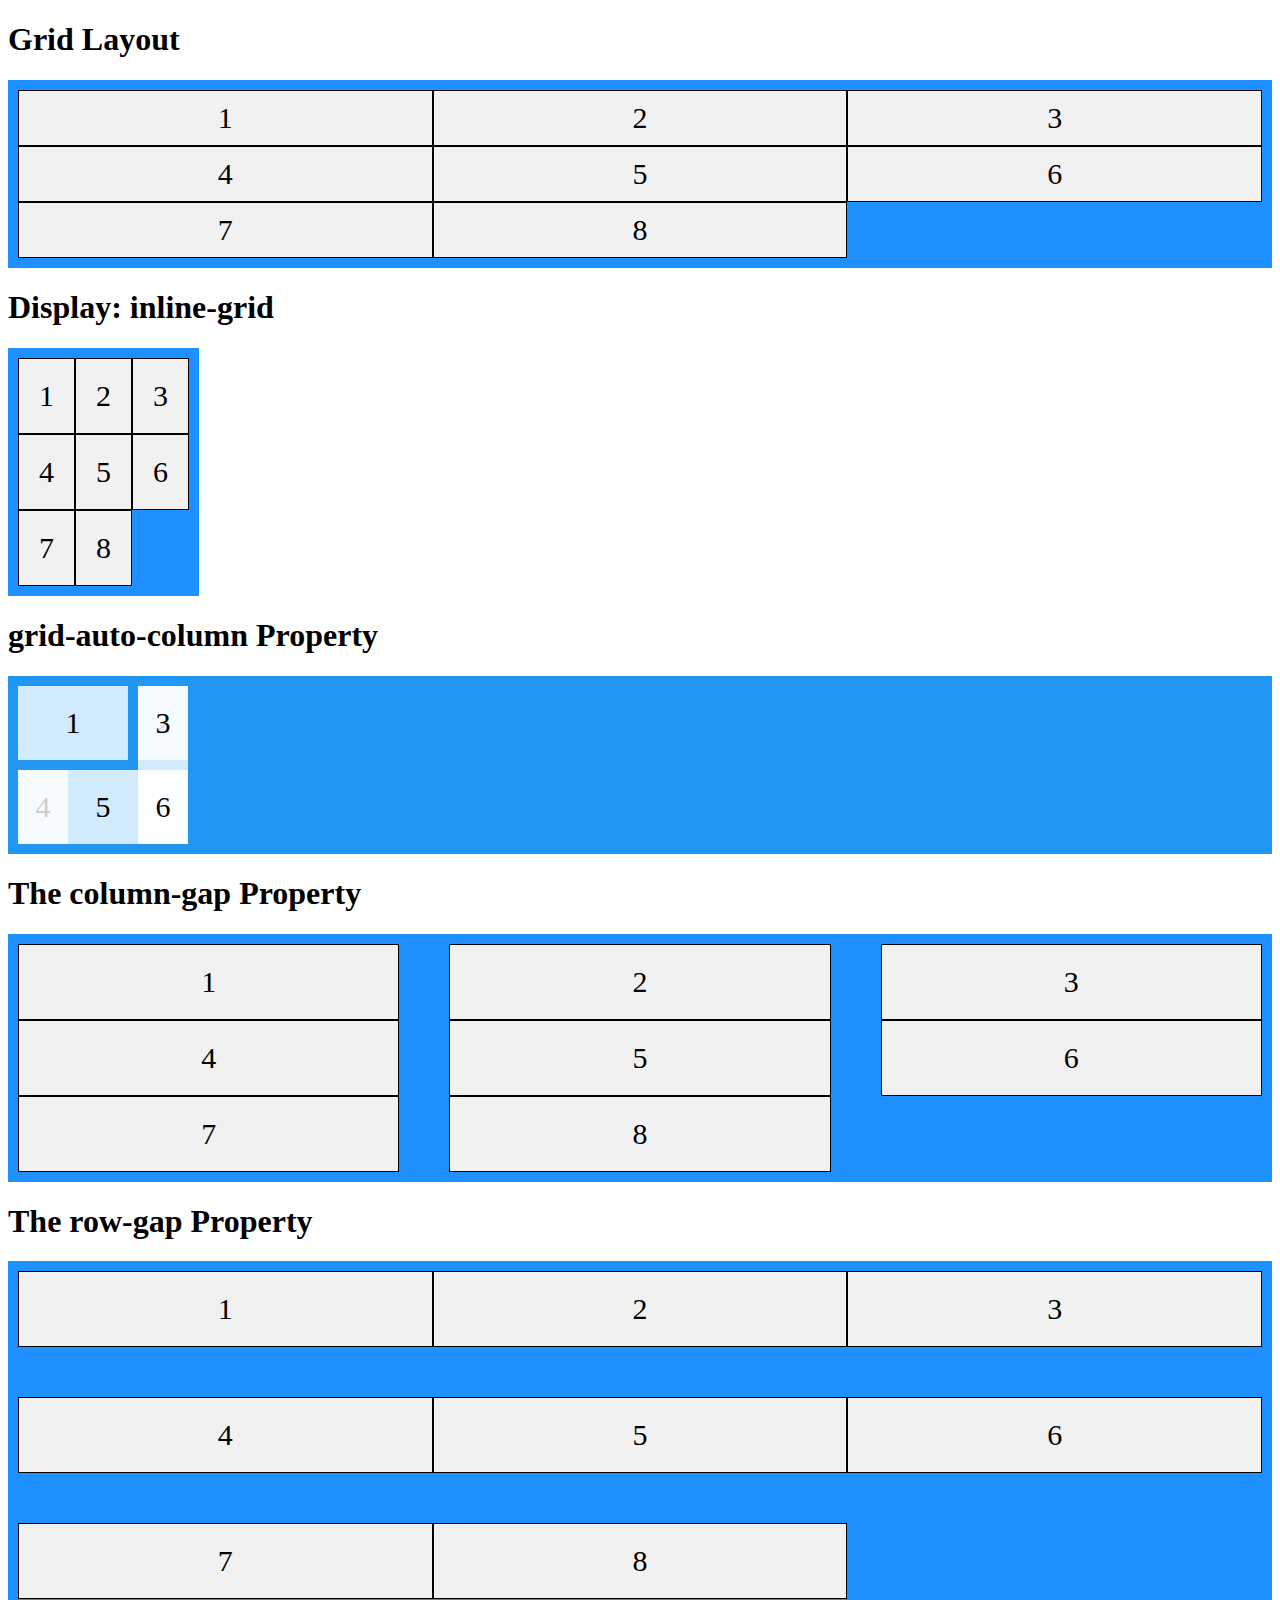
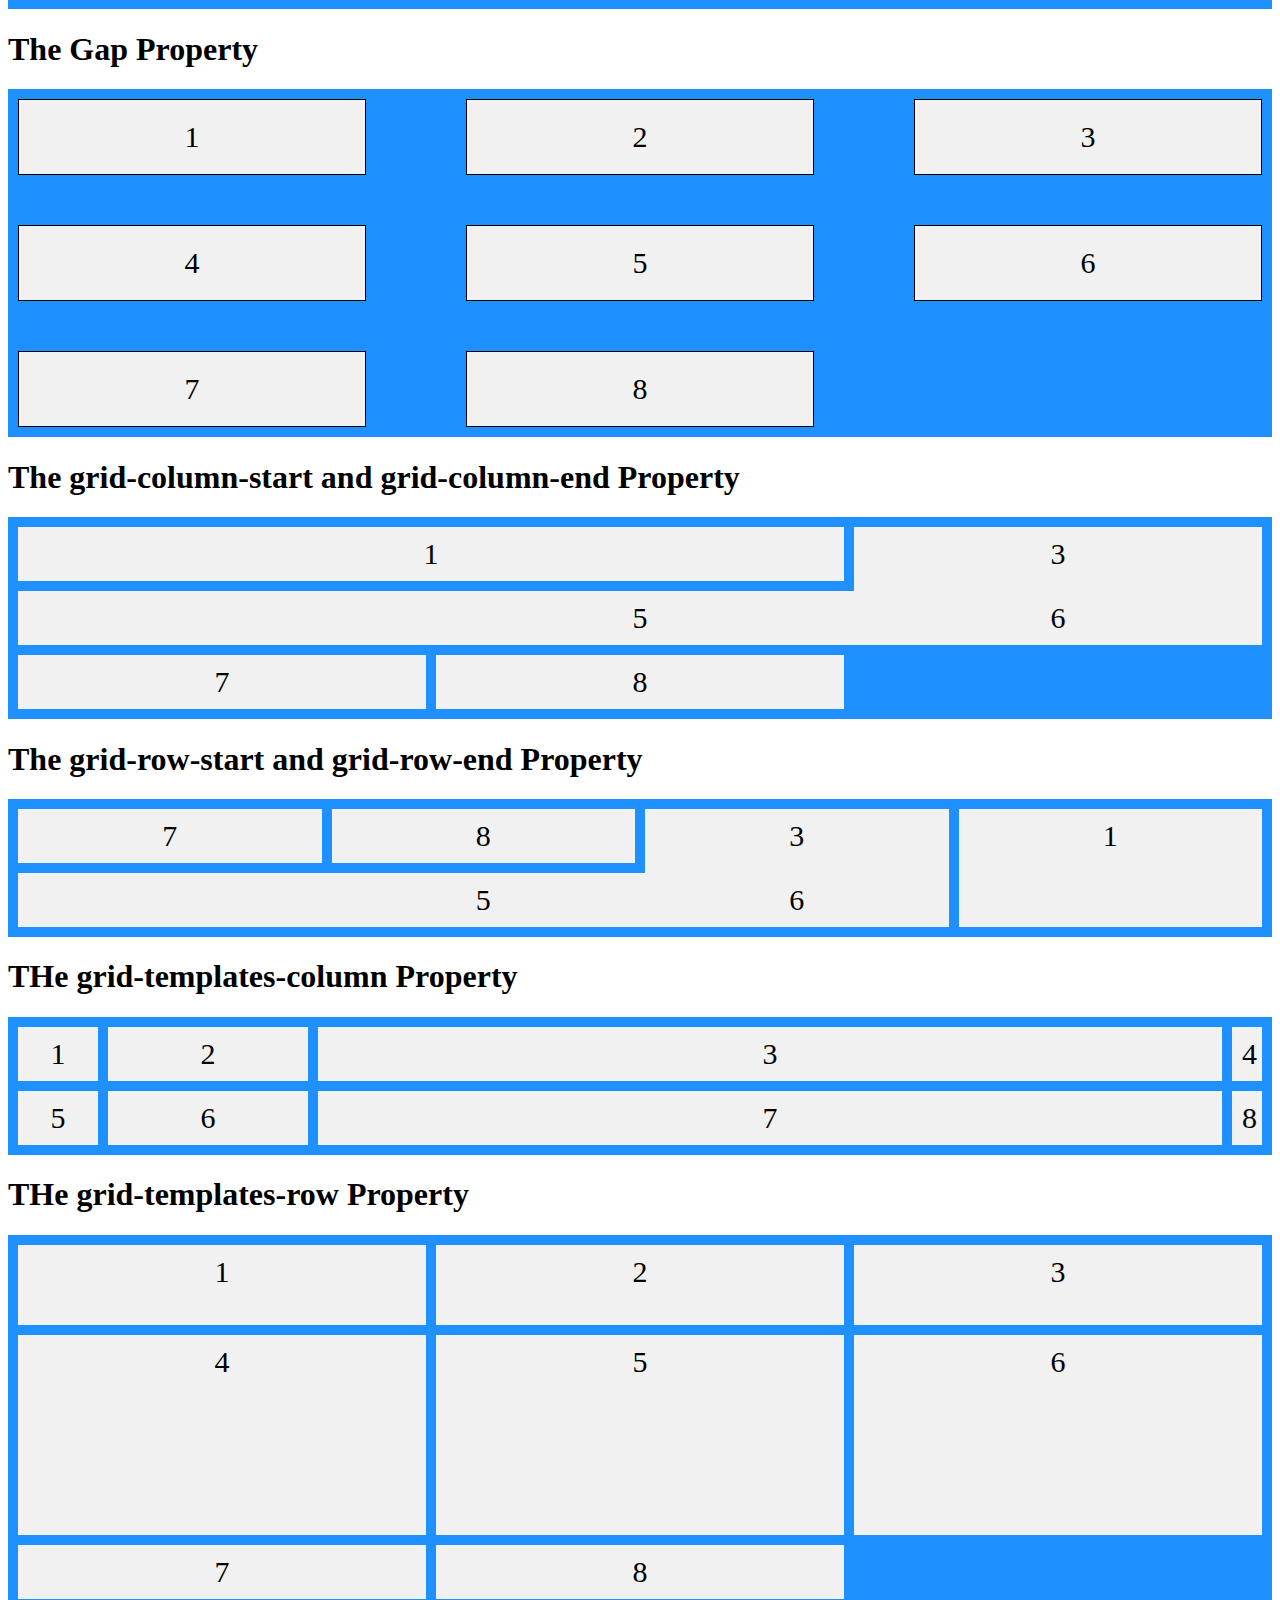
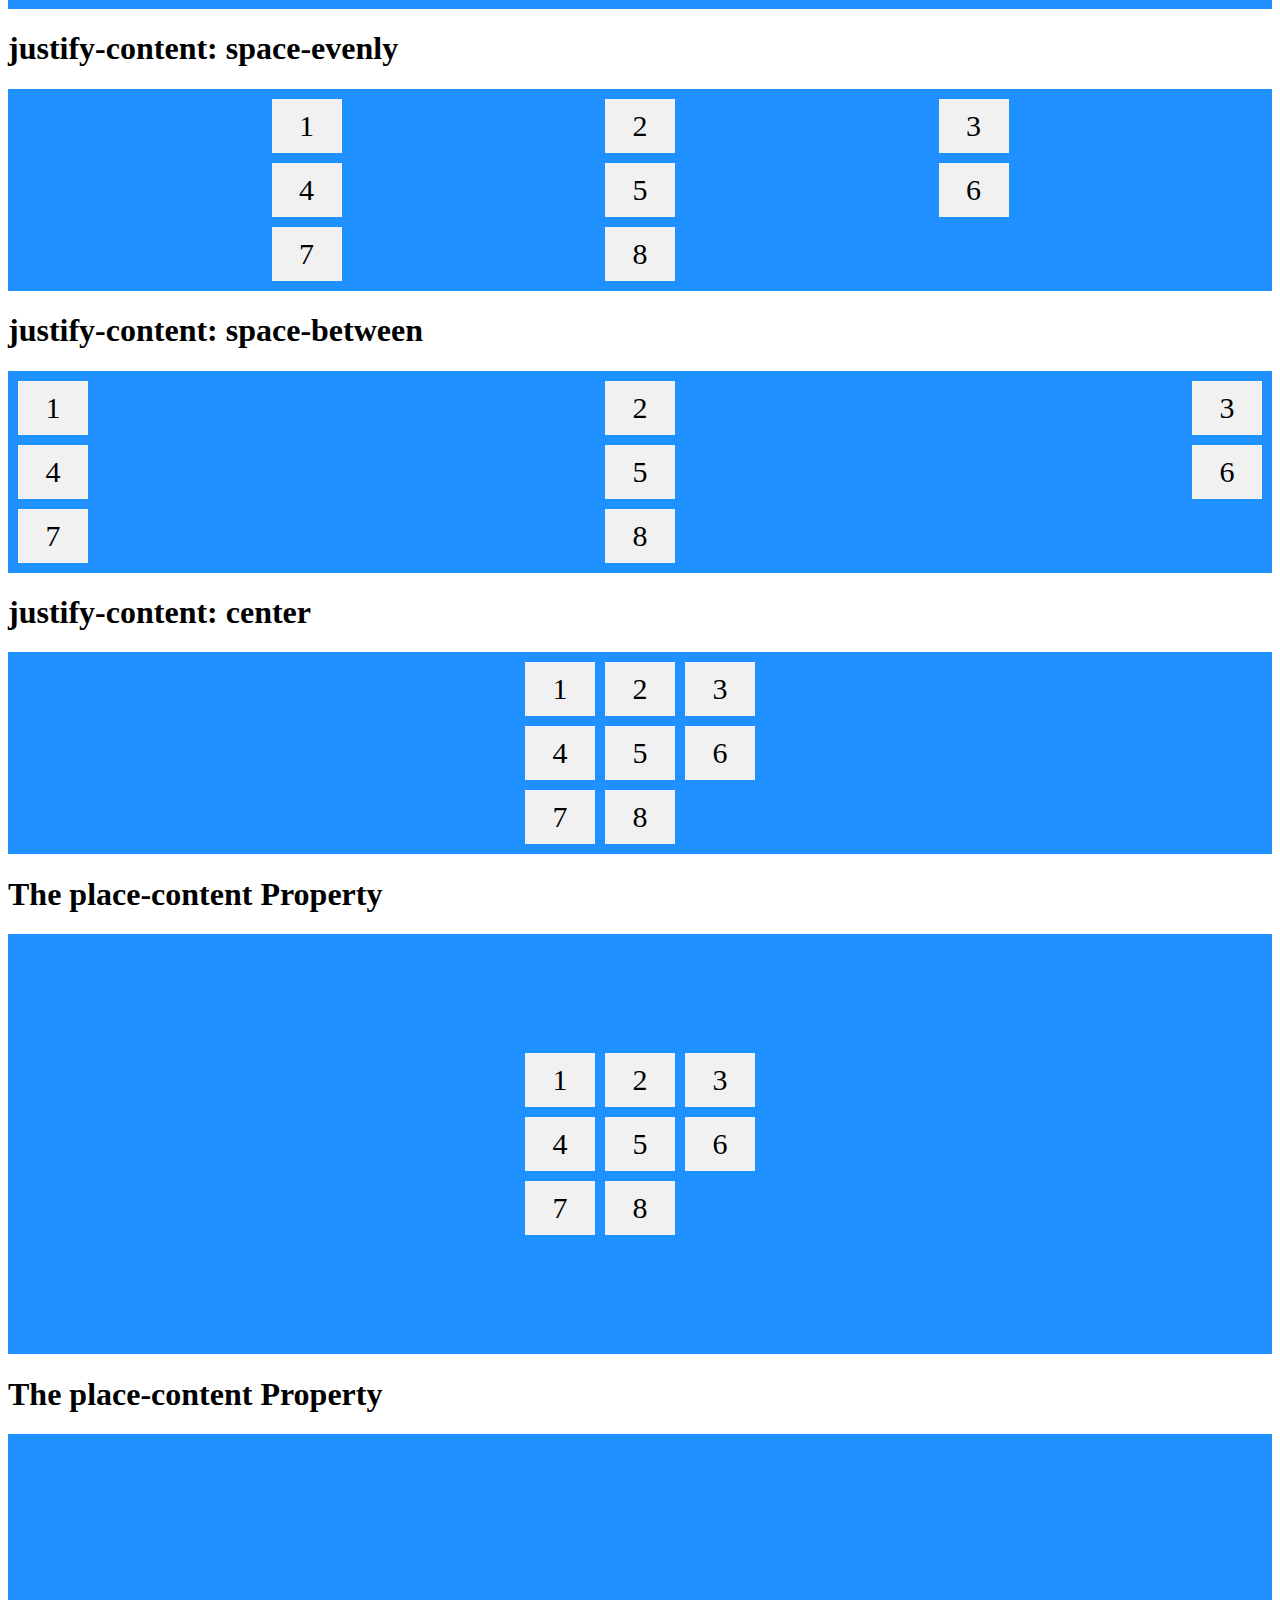
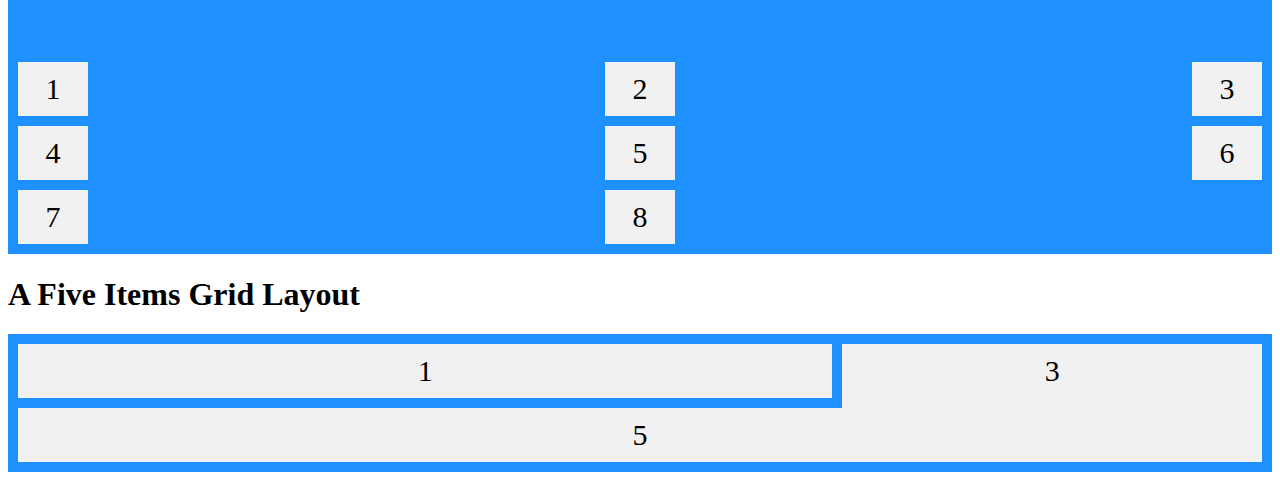
<file: Frontend/Practice js/CSSgrid.html>
<!DOCTYPE html>
<html lang="en">
  <head>
    <meta charset="UTF-8" />
    <meta name="viewport" content="width=device-width, initial-scale=1.0" />
    <title>Grid Layout</title>
    <style>
      .container {
        display: grid;
        grid-template-columns: auto auto auto;
        background-color: dodgerblue;
        padding: 10px;
      }

      .container > div {
        background-color: #f1f1f1;
        border: 1px solid black;
        padding: 10px;
        font-size: 30px;
        text-align: center;
      }

      .container1 {
        display: inline-grid;
        grid-template-columns: auto auto auto;
        background-color: dodgerblue;
        padding: 10px;
      }

      .container1 > div {
        background-color: #f1f1f1;
        border: 1px solid black;
        padding: 20px;
        font-size: 30px;
        text-align: center;
      }

      .item1 {
        grid-area: 1 / 1 / 2 / 2;
      }
      .item2 {
        grid-area: 1 / 2 / 2 / 3;
      }
      .item3 {
        grid-area: 1 / 3 / 2 / 4;
      }
      .item4 {
        grid-area: 2 / 1 / 3 / 2;
      }
      .item5 {
        grid-area: 2 / 2 / 3 / 3;
      }
      .item6 {
        grid-area: 2 / 3 / 3 / 4;
      }

      .grid-container2 {
        display: grid;
        grid-auto-columns: 50px;
        grid-gap: 10px;
        background-color: #2196f3;
        padding: 10px;
      }

      .grid-container2 > div {
        background-color: rgba(255, 255, 255, 0.8);
        text-align: center;
        padding: 20px 0;
        font-size: 30px;
      }

      .container3 {
        display: grid;
        column-gap: 50px;
        grid-template-columns: auto auto auto;
        background-color: dodgerblue;
        padding: 10px;
      }

      .container3 > div {
        background-color: #f1f1f1;
        border: 1px solid black;
        padding: 20px;
        font-size: 30px;
        text-align: center;
      }

      .container4 {
        display: grid;
        row-gap: 50px;
        grid-template-columns: auto auto auto;
        background-color: dodgerblue;
        padding: 10px;
      }

      .container4 > div {
        background-color: #f1f1f1;
        border: 1px solid black;
        padding: 20px;
        font-size: 30px;
        text-align: center;
      }

      .container5 {
        display: grid;
        gap: 50px 100px;
        grid-template-columns: auto auto auto;
        background-color: dodgerblue;
        padding: 10px;
      }

      .container5 > div {
        background-color: #f1f1f1;
        border: 1px solid black;
        padding: 20px;
        font-size: 30px;
        text-align: center;
      }

      .grid-container6 {
        display: grid;
        grid-template-columns: auto auto auto;
        gap: 10px;
        background-color: dodgerblue;
        padding: 10px;
      }

      .grid-container6 > div {
        background-color: #f1f1f1;
        text-align: center;
        padding: 10px;
        font-size: 30px;
      }

      .style1 {
        grid-column: 1 / span 2;
      }

      .grid-container7 {
        display: grid;
        grid-template-columns: auto auto auto;
        gap: 10px;
        background-color: dodgerblue;
        padding: 10px;
      }

      .grid-container7 > div {
        background-color: #f1f1f1;
        text-align: center;
        padding: 10px;
        font-size: 30px;
      }

      .class1 {
        grid-row-start: 1;
        grid-row-end: 3;
      }

      .grid-container8 {
        display: grid;
        grid-template-columns: 80px 200px auto 30px;
        gap: 10px;
        background-color: dodgerblue;
        padding: 10px;
      }
      .grid-container8 > div {
        background-color: #f1f1f1;
        color: #000;
        padding: 10px;
        font-size: 30px;
        text-align: center;
      }

      .grid-container9 {
        display: grid;
        grid-template-columns: auto auto auto;
        grid-template-rows: 80px 200px;
        gap: 10px;
        background-color: dodgerblue;
        padding: 10px;
      }
      .grid-container9 > div {
        background-color: #f1f1f1;
        color: #000;
        padding: 10px;
        font-size: 30px;
        text-align: center;
      }

      .grid-container10 {
        display: grid;
        grid-template-columns: 70px 70px 70px; /*Make the grid smaller than the container*/
        gap: 10px;
        background-color: dodgerblue;
        padding: 10px;
        justify-content: space-evenly;
      }

      .grid-container10 > div {
        background-color: #f1f1f1;
        color: #000;
        padding: 10px;
        font-size: 30px;
        text-align: center;
      }

      .grid-container11 {
        display: grid;
        grid-template-columns: 70px 70px 70px; /*Make the grid smaller than the container*/
        gap: 10px;
        background-color: dodgerblue;
        padding: 10px;
        justify-content: space-between;
      }

      .grid-container11 > div {
        background-color: #f1f1f1;
        color: #000;
        padding: 10px;
        font-size: 30px;
        text-align: center;
      }

      .grid-container12 {
        display: grid;
        grid-template-columns: 70px 70px 70px; /*Make the grid smaller than the container*/
        gap: 10px;
        background-color: dodgerblue;
        padding: 10px;
        justify-content: center;
      }

      .grid-container12 > div {
        background-color: #f1f1f1;
        color: #000;
        padding: 10px;
        font-size: 30px;
        text-align: center;
      }

      .grid-container13 {
        display: grid;
        height: 400px;
        grid-template-columns: 70px 70px 70px;
        gap: 10px;
        background-color: dodgerblue;
        padding: 10px;
        place-content: center;
      }

      .grid-container13 > div {
        background-color: #f1f1f1;
        color: #000;
        padding: 10px;
        font-size: 30px;
        text-align: center;
      }

      .grid-container14 {
        display: grid;
        height: 400px;
        grid-template-columns: 70px 70px 70px;
        gap: 10px;
        background-color: dodgerblue;
        padding: 10px;
        place-content: end space-between;
      }

      .grid-container14 > div {
        background-color: #f1f1f1;
        color: #000;
        padding: 10px;
        font-size: 30px;
        text-align: center;
      }

      .grid-container15 {
        display: grid;
        grid-template-columns: auto auto auto;
        gap: 10px;
        background-color: dodgerblue;
        padding: 10px;
      }

      .grid-container15 > div {
        background-color: #f1f1f1;
        color: #000;
        padding: 10px;
        font-size: 30px;
        text-align: center;
      }

      .item1 {
        grid-column: 1 / span 2;
      }

      .item2 {
        grid-column: 3;
        grid-row: 1 / span 2;
      }

      .item5 {
        grid-column: 1 / span 3;
      }
    </style>
  </head>
  <body>
    <h1>Grid Layout</h1>
    <div class="container">
      <div>1</div>
      <div>2</div>
      <div>3</div>
      <div>4</div>
      <div>5</div>
      <div>6</div>
      <div>7</div>
      <div>8</div>
    </div>

    <h1>Display: inline-grid</h1>
    <div class="container1">
      <div>1</div>
      <div>2</div>
      <div>3</div>
      <div>4</div>
      <div>5</div>
      <div>6</div>
      <div>7</div>
      <div>8</div>
    </div>

    <h1>grid-auto-column Property</h1>
    <div class="grid-container2">
      <div class="item1">1</div>
      <div class="item2">2</div>
      <div class="item3">3</div>
      <div class="item4">4</div>
      <div class="item5">5</div>
      <div class="item6">6</div>
    </div>

    <h1>The column-gap Property</h1>
    <div class="container3">
      <div>1</div>
      <div>2</div>
      <div>3</div>
      <div>4</div>
      <div>5</div>
      <div>6</div>
      <div>7</div>
      <div>8</div>
    </div>

    <h1>The row-gap Property</h1>
    <div class="container4">
      <div>1</div>
      <div>2</div>
      <div>3</div>
      <div>4</div>
      <div>5</div>
      <div>6</div>
      <div>7</div>
      <div>8</div>
    </div>

    <h1>The Gap Property</h1>
    <div class="container5">
      <div>1</div>
      <div>2</div>
      <div>3</div>
      <div>4</div>
      <div>5</div>
      <div>6</div>
      <div>7</div>
      <div>8</div>
    </div>

    <h1>The grid-column-start and grid-column-end Property</h1>
    <div class="grid-container6">
      <div class="style1">1</div>
      <div class="item2">2</div>
      <div class="item3">3</div>
      <div class="item4">4</div>
      <div class="item5">5</div>
      <div class="item6">6</div>
      <div class="item7">7</div>
      <div class="item8">8</div>
    </div>

    <h1>The grid-row-start and grid-row-end Property</h1>
    <div class="grid-container7">
      <div class="class1">1</div>
      <div class="item2">2</div>
      <div class="item3">3</div>
      <div class="item4">4</div>
      <div class="item5">5</div>
      <div class="item6">6</div>
      <div class="item7">7</div>
      <div class="item8">8</div>
    </div>

    <h1>THe grid-templates-column Property</h1>
    <div class="grid-container8">
      <div>1</div>
      <div>2</div>
      <div>3</div>
      <div>4</div>
      <div>5</div>
      <div>6</div>
      <div>7</div>
      <div>8</div>
    </div>

    <h1>THe grid-templates-row Property</h1>
    <div class="grid-container9">
      <div>1</div>
      <div>2</div>
      <div>3</div>
      <div>4</div>
      <div>5</div>
      <div>6</div>
      <div>7</div>
      <div>8</div>
    </div>

    <h1>justify-content: space-evenly</h1>
    <div class="grid-container10">
      <div>1</div>
      <div>2</div>
      <div>3</div>
      <div>4</div>
      <div>5</div>
      <div>6</div>
      <div>7</div>
      <div>8</div>
    </div>

    <h1>justify-content: space-between</h1>
    <div class="grid-container11">
      <div>1</div>
      <div>2</div>
      <div>3</div>
      <div>4</div>
      <div>5</div>
      <div>6</div>
      <div>7</div>
      <div>8</div>
    </div>

    <h1>justify-content: center</h1>
    <div class="grid-container12">
      <div>1</div>
      <div>2</div>
      <div>3</div>
      <div>4</div>
      <div>5</div>
      <div>6</div>
      <div>7</div>
      <div>8</div>
    </div>

    <h1>The place-content Property</h1>
    <div class="grid-container13">
      <div>1</div>
      <div>2</div>
      <div>3</div>
      <div>4</div>
      <div>5</div>
      <div>6</div>
      <div>7</div>
      <div>8</div>
    </div>

    <h1>The place-content Property</h1>
    <div class="grid-container14">
      <div>1</div>
      <div>2</div>
      <div>3</div>
      <div>4</div>
      <div>5</div>
      <div>6</div>
      <div>7</div>
      <div>8</div>
    </div>

    <h1>A Five Items Grid Layout</h1>
    <div class="grid-container15">
      <div class="item1">1</div>
      <div class="item2">2</div>
      <div class="item3">3</div>
      <div class="item4">4</div>
      <div class="item5">5</div>
    </div>
  </body>
</html>
</file>
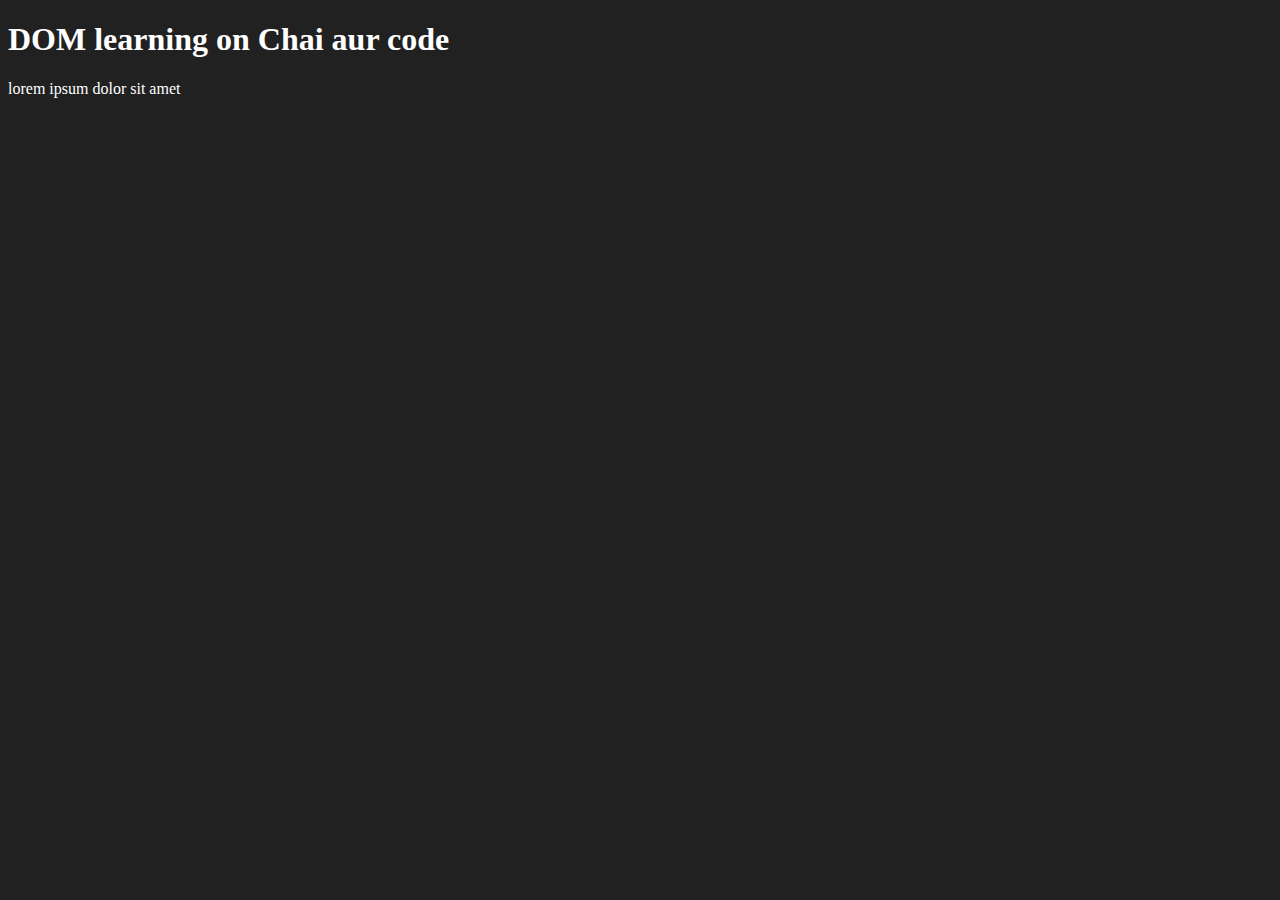
<file: Frontend/Practice js/practices.js/08_Dom/one.html>
<!DOCTYPE html>
<html lang="en">
<head>
    <meta charset="UTF-8">
    <meta name="viewport" content="width=device-width, initial-scale=1.0">
    <title>DOM learning</title>

    <style>
        .bg-black{
            background-color: #212121;
            color: #fff;
        }
    </style>
</head>
<body class="bg-black">
    <div class="">
        <h1 class="heading">DOM learning on Chai aur code</h1>
        <p>lorem ipsum dolor sit amet</p>
    </div>
</body>
</html>
</file>
<file: Day1 (introduction)/style.css>
body {
  margin: 0px auto;
  padding: 0px;
  background-color: bisque;
}
</file>
<file: Frontend/AlphaSoft360/style.css>
.text-color {
    color: #585b6f;
    background-color: #eff0f0;
}

.text-color:hover {
    background-color: #2b4dff;
    color: #fff !important;
}

.svg-color {
    color: #fff;
    background-color: #0a165e;
}

.svg-color:hover {
    background-color: #2b4dff !important;
    color: #fff !important;
}

.bg-text-color {
    color: #0a165e !important;
}

.bg-text-color:hover {
    color: #2b4dff !important;
}

/* a .hover:hover {
            background-color: #2b4dff;
            color: #fff;
        } */

:root {
    --brand-color: #0a165e;
}

/* Enable dropdowns on hover for desktop */
@media (min-width: 992px) {
    .navbar .dropdown:hover .dropdown-menu {
        display: block;
        margin-top: 0;
    }
}

/* Smooth fade animation */
.dropdown-menu {
    display: none;
    opacity: 0;
    transition: opacity .3s ease;
}

.navbar .dropdown:hover .dropdown-menu {
    display: block;
    opacity: 1;
}

/* Dropdown style */
.dropdown-menu {
    border-radius: .5rem;
    box-shadow: 0 8px 16px rgba(0, 0, 0, .1);
}

.dropdown-item:hover {
    background-color: #0d6efd;
    color: #fff !important;
    border-radius: .375rem;
}

/* Logo wrapper */
.svg-wrapper {
    width: 100%;
    max-width: 384px;
    aspect-ratio: 384/100;
}

.svg-wrapper svg {
    width: 100%;
    height: 100%;
    display: block;
}

.svg-wrapper img {
    max-height: 60%;
    width: auto;
}

.custom-input {
    border-radius: 8px;
    /* rounded corners */
    padding-right: 120px;
    /* space for button */
}

.button {
    border-end-end-radius: 30%;
    border-end-start-radius: 0%;
    border-start-end-radius: 0%;
    border-start-start-radius: 30%;
    /* border: 0px; */
    padding: 15px;
}

.Button {
    text-decoration: none;
    border-end-end-radius: 20px;
    border-end-start-radius: 0px;
    border-start-end-radius: 0px;
    border-start-start-radius: 20px;
    border: 0px;
    padding: 15px;
}

.custom-button {
    /* background-color: #2b4dff !important; */
    /* color: white !important; */
    text-decoration: none;
    border-end-end-radius: 50px;
    border-end-start-radius: 0%;
    border-start-end-radius: 0%;
    border-start-start-radius: 50px;
    border: 0px;
    padding: 15px;
}

/* Card default */
/* .custom-button {
            border: 1px solid transparent;
            background-color: #fff;
            transition: all 0.3s ease;
        } */

.Container {
    border-end-end-radius: 7px;
    border-end-start-radius: 7px;
    border-start-end-radius: 7px;
    border-start-start-radius: 7px;
    border: 0px;
    padding: 10px 12px 10px 12px ;
} 


/* SVG wrapper default */
.svg-bg {
    background-color: #f5f6f7;
    display: inline-flex;
    align-items: center;
    justify-content: center;
    height: 60px;
    transition: all 0.3s ease;
}

/* Hide radios */
.preview input {
    display: none;
}

/* Big images */
.preview .images img {
    display: none;
    max-width: 100%;
    border-radius: 10px;
}

#img1:checked~.images img:nth-child(1),
#img2:checked~.images img:nth-child(2),
#img3:checked~.images img:nth-child(3) {
    display: block;
}

/* Arrow circle buttons */
.arrow-circle {
    display: inline-flex;
    align-items: center;
    justify-content: center;
    width: 45px;
    height: 45px;
    border-radius: 50%;
    background: #ffffff;
    color: #2b4dff;
    font-size: 22px;
    font-weight: bold;
    cursor: pointer;
    transition: all 0.3s ease;
}

.arrow-circle:hover {
    background: #2b4dff;
    color: #fff;
    /* border: 2px solid #fff; */
    border: 0px;
}

.rounded {
    background-color: #fff;
    color: #0a165e;
    height: 40px;
    width: 40px;
    border-radius: 10px;
}

.rounded:hover {
    background-color: #2b4dff;
    color: #fff;
}

.arrow-btn {
    transition: all 0.3s ease-in-out;
    display: inline-flex;
    align-items: center;
    justify-content: center;
}

.arrow-btn:hover {
    background-color: #0d6efd !important;
    color: #f5f6f7 !important;
}

.headings {
    color: #0a165e;
}

.headings:hover {
    color: #2b4dff;
}

.color {
    color: #fff;
}

.color:hover {
    color: #2b4dff;
}

.hover-center-slide {
    overflow: hidden;
    display: inline-flex;
    align-items: center;
    justify-content: center;
    position: relative;
}

.hover-center-slide span {
    display: inline-block;
    transition: transform 0.4s ease-in-out;
}

/* Animate on hover */
.hover-center-slide:hover span {
    animation: centerSlide 0.6s ease-in-out forwards;
}

/* Corrected keyframes */
@keyframes centerSlide {
    0% {
        transform: translateY(0);
        opacity: 1;
    }

    40% {
        transform: translateY(-100%);
        opacity: 0;
    }

    60% {
        transform: translateY(100%);
        opacity: 0;
    }

    100% {
        transform: translateY(0);
        opacity: 1;
    }
}

/* ---------- Hover-dropdown: desktop-only, minimal & safe ---------- */
/* change breakpoint if your navbar expands at a different width */
@media (min-width: 992px) {

    /* allow menus to escape parent if parent had overflow hidden */
    .navbar-expand-lg {
        overflow: visible;
        /* prevents clipping of absolute-positioned dropdowns */
    }

    /* initial hidden state (keeps bootstrap behaviour intact on small screens) */
    .navbar-expand-lg .dropdown>.dropdown-menu {
        opacity: 0;
        visibility: hidden;
        transform: translateY(.25rem);
        transition: transform .15s ease, opacity .15s ease, visibility .15s;
        z-index: 2000;
        /* make sure it's above other content */
        margin-top: 0;
        /* remove any gap causing flicker */
    }

    /* show on hover */
    .navbar-expand-lg .dropdown:hover>.dropdown-menu,
    .navbar-expand-lg .dropdown:focus-within>.dropdown-menu {
        display: block;
        /* ensure it's rendered (bootstrap sometimes uses .show) */
        opacity: 1;
        visibility: visible;
        transform: translateY(0);
    }

    /* keep dropdown link visual feedback (caret rotation if present) */
    .navbar-expand-lg .dropdown:hover>.nav-link::after,
    .navbar-expand-lg .dropdown:focus-within>.nav-link::after {
        transform: rotate(180deg);
        transition: transform .15s ease;
    }
}

/* On small screens keep bootstrap's click behavior intact */
@media (max-width: 991.98px) {
    .navbar-expand-lg .dropdown>.dropdown-menu {
        /* let Bootstrap's JavaScript (click) control the visibility on mobile */
        opacity: 1;
        visibility: visible;
        transform: none;
    }
}

@media (min-width: 992px) {

    /* Show dropdown on hover */
    .navbar-expand-lg .dropdown:hover>.dropdown-menu {
        display: block;
    }

    /* Enlarge hover zone below link */
    .navbar-expand-lg .dropdown {
        position: relative;
        padding-bottom: 1rem;
        /* increases the hover area */
    }

    .navbar-expand-lg .dropdown-menu {
        margin-top: 0;
    }
}

/* Dropdown style */
/* Dropdown menu */
.custom-dropdown {
    width: 300px;
    padding: 10px 0;
}

/* Dropdown item base */
.custom-item {
    position: relative;
    display: flex;
    align-items: center;
    padding: 8px 20px;
    color: var(--brand-color) !important;
    font-weight: 500;
    background-color: transparent !important;
    /* Prevent Bootstrap background */
    transition: padding-left 0.3s ease-in-out, font-weight 0.3s ease-in-out;
    /* transform: rotateX('180deg'); */
}

/* Remove Bootstrap blue hover */
.custom-item:hover,
.custom-item:focus,
.custom-item:active {
    background-color: transparent !important;
    color: var(--brand-color) !important;
}

/* Line before text */
.custom-item::before {
    content: "";
    position: absolute;
    left: 10px;
    top: 50%;
    transform: translateY(-50%);
    height: 2px;
    width: 0;
    opacity: 0;
    background-color: var(--brand-color);
    transition: width 0.4s ease-in-out, opacity 0.4s ease-in-out;
}

/* Hover effect */
.custom-item:hover {
    padding-left: 30px;
    font-weight: 600;
    transform: rotateX('180deg');
}

.custom-item:hover::before {
    width: 15px;
    opacity: 1;
    transform: rotateX('180deg');
}


.project-card {
    position: relative;
    overflow: hidden;
    cursor: pointer;
}

.project-card img {
    transition: transform 0.5s ease;
}

.overlay {
    position: absolute;
    top: 0;
    left: 0;
    /* background-color: #fff; */
    height: 100%;
    width: 100%;
    display: flex;
    flex-direction: column;
    justify-content: center;
    align-items: center;
    color: white;
    opacity: 0;
    transition: opacity 0.4s ease;
    padding: 20px;
    /* text-align: center; */

}

.project-card:hover .overlay {
    opacity: 1;
    /* opacity: 10; */
}

.overlay-icon {
    background-color: #0d6efd;
    /* border-radius: 50%; */
    width: 60px;
    height: 60px;
    display: flex;
    align-items: center;
    justify-content: center;
    margin-bottom: 10px;
}

.overlay-icon i {
    color: white;
    font-size: 18px;
}

.overlay-title {
    font-weight: bold;
    font-size: 1.2rem;
}

.overlay-subtitle {
    font-size: 0.95rem;
    color: #ccc;
}

.cards-bg:hover {
    background-color: #0d6efd;
    color: #fff !important;
}

.cards-bg:hover * {
    color: #fff !important;
}

/* Remove Bootstrap's default background */
.accordion-button {
    background-color: #f0f0f0;
    transition: all 0.3s ease;
}

/* Hover effect */
.accordion-button:hover {
    background-color: var(--bs-primary) !important;
    color: var(--bs-light) !important;
}

/* Keep text white when active (expanded) */
.accordion-button:not(.collapsed) {
    background-color: var(--bs-primary) !important;
    color: var(--bs-light) !important;
    box-shadow: none;
}

/* Replace Bootstrap accordion chevron with + and - only inside #accordions */
#accordions .accordion-button::after {
    background-image: none !important;
    content: '+';
    font-weight: bold;
    font-size: 1.75rem;
    color: #0a165e;
    /* dark by default */
    transform: none !important;
}

#accordions .accordion-button:not(.collapsed)::after {
    content: '-';
    color: #fff;
    /* light when active */
}

/* Default (closed) state */
#accordions .accordion-button {
    background-color: #f0f0f0 !important;
    color: #0a165e !important;
}

/* Active (opened) state */
#accordions .accordion-button:not(.collapsed) {
    background-color: var(--bs-primary) !important;
    color: var(--bs-light) !important;
}

/* Accordion body (content area) */
#accordions .accordion-collapse .accordion-body {
    background-color: #f0f0f0;
    /* closed look */
    color: #0a165e;
}

/* When open, match active heading */
#accordions .accordion-collapse.show .accordion-body {
    background-color: var(--bs-primary);
    color: var(--bs-light);
}


.card-img-wrapper {
    position: relative;
    overflow: hidden;
}

.card-img-overlay-icons {
    position: absolute;
    inset: 0;
    display: flex;
    justify-content: end;
    align-items: end;
    margin: 20px 40px;
    gap: 15px;
    opacity: 0;
    transition: opacity 0.4s ease-in-out;
}

.card-img-wrapper:hover .card-img-overlay-icons {
    opacity: 1;
}

.card-img-overlay-icons a {
    display: flex;
    justify-content: center;
    align-items: center;

    width: 40px;
    height: 40px;
    background: rgba(0, 0, 0, 0.6);
    /* square background */

    color: #fff;
    font-size: 1.2rem;
    transition: all 0.3s ease-in-out;
}

.card-img-overlay-icons a:hover {
    transform: scale(1.2);
    background: #0d6efd;
    /* blue background on hover */
    color: #fff;
}

input.form-control:focus,
textarea.form-control:focus {
    border-color: var(--bs-primary) !important;
    box-shadow: 0 0 0 0.2rem rgba(13, 110, 253, .25) !important;
    transition: 0.3s ease-in-out;
}


/* cards hover */
.custom-card {
    transition: all 0.3s ease;
    border: 1px solid transparent;
}

.custom-card .icon-box {
    background-color: #f5f6f7;
    transition: all 0.3s ease;
}

.custom-card:hover {
    border-color: #0d6efd !important;
    /* Bootstrap primary */
}

.custom-card:hover .icon-box {
    background-color: #0d6efd !important;
    color: #fff;
}

.custom-card:hover .icon-box svg {
    fill: #fff;
}


/* Replace Bootstrap accordion chevron with + and - only inside #faqaccordions */
#faqaccordions .accordion-button::after {
    background-image: none !important;
    content: '+';
    font-weight: bold;
    font-size: 2rem;
    display: flex;
    align-items: center;
    justify-content: center;
    color: #0a165e;
    /* dark by default */
    transform: none !important;
}

#faqaccordions .accordion-button:not(.collapsed)::after {
    content: '-';
    color: var(--bs-primary);
    /* primary when active */
}

/* Default (closed) state */
#faqaccordions .accordion-button {
    background-color: #f8f9fa !important;
    color: #0a165e !important;
}

/* Active (opened) state → only text changes */
#faqaccordions .accordion-button:not(.collapsed) {
    /* background-color: #f0f0f0 !important; */
    /* keep same background */
    color: var(--bs-primary) !important;
    /* text-primary */
}

/* Accordion body (content area) */
#faqaccordions .accordion-collapse .accordion-body {
    /* background-color: #f0f0f0; */
    color: #0a165e;
}

/* Remove default Bootstrap background */
.faq-accordion .accordion-button {
    background: none;
    box-shadow: none !important;
    font-weight: 700;
    font-size: 1.4rem;
    color: #0a165e;
    padding: 3rem 0;
}

.faq-accordion .accordion-button:not(.collapsed)::after {
    transform: rotate(180deg);
}

.faq-accordion .accordion-body {
    color: #6c757d;
    padding: 0.5rem 0 1rem;
    font-size: 0.95rem;
    line-height: 1.6;
}

.faq-accordion .accordion-item {
    border: none;
    border-bottom: 1px solid #ddd;
    border-top: 1px solid #ddd;
}
</file>
